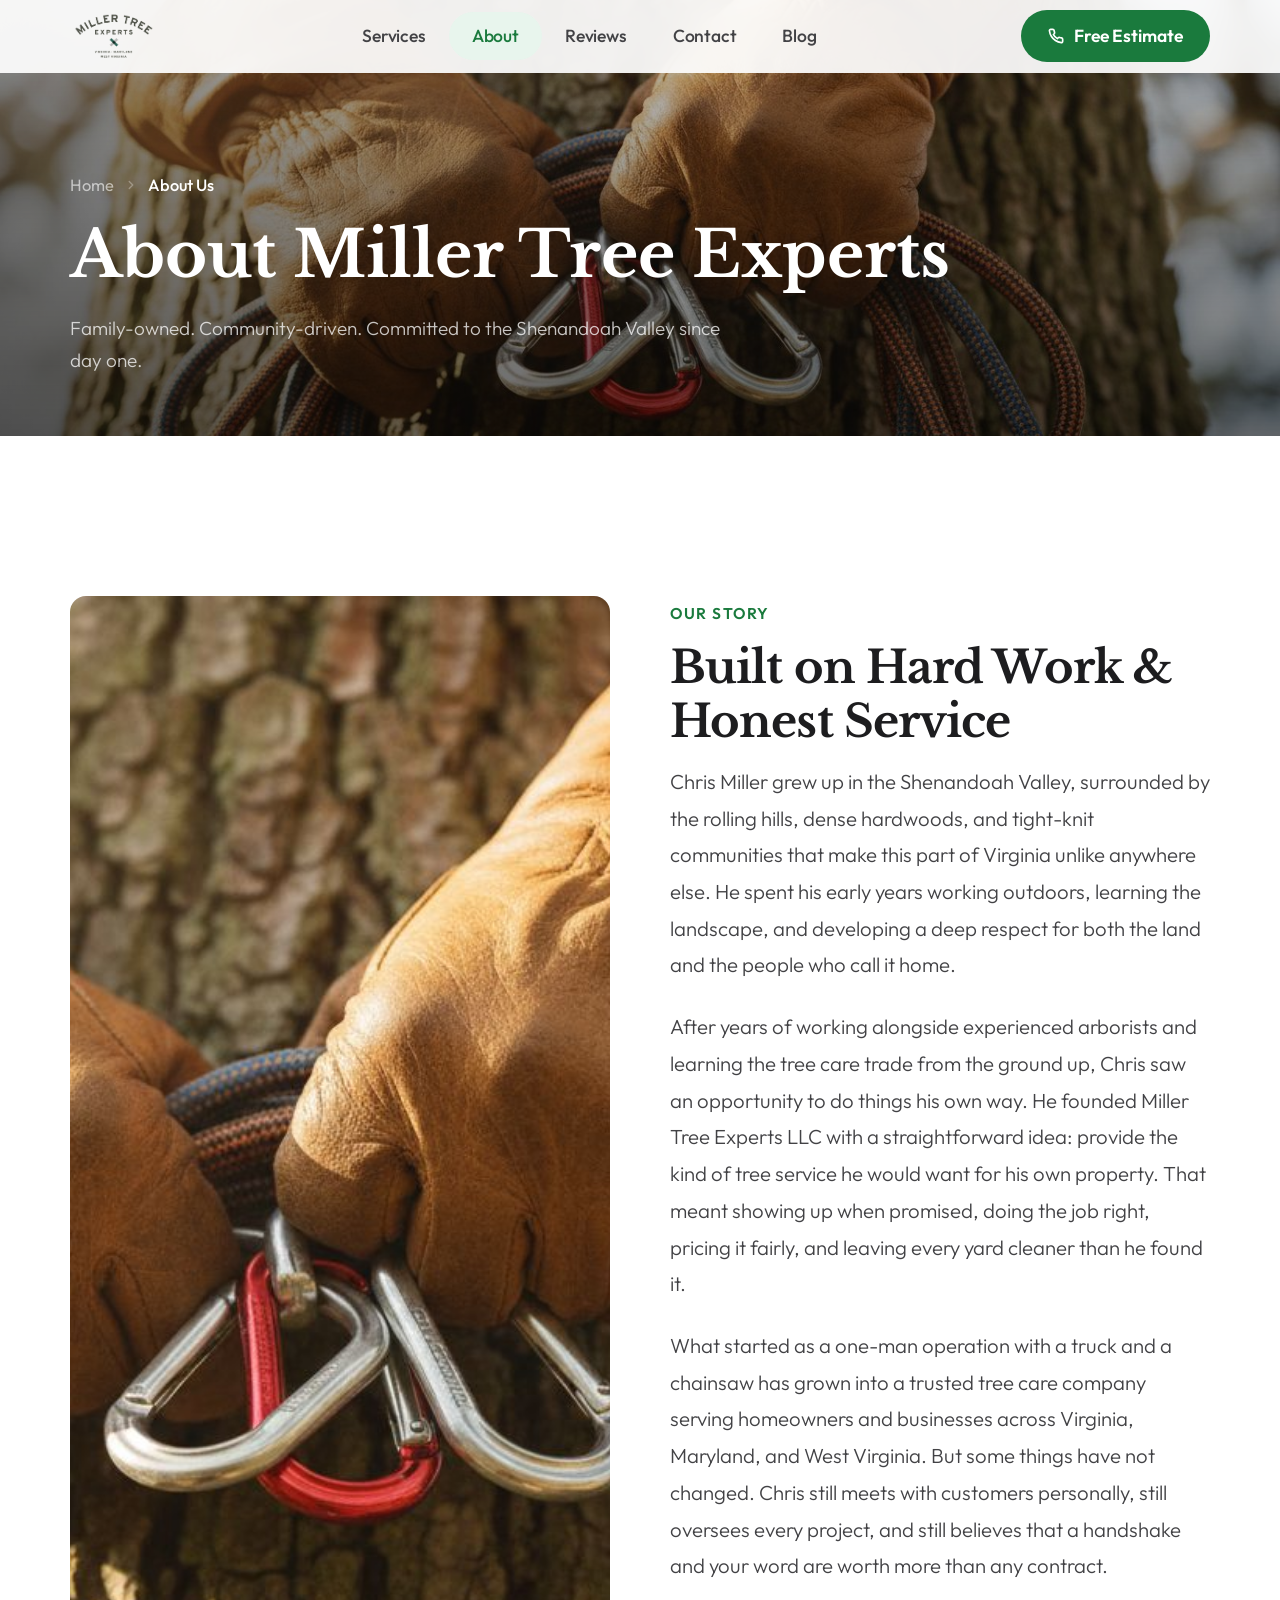
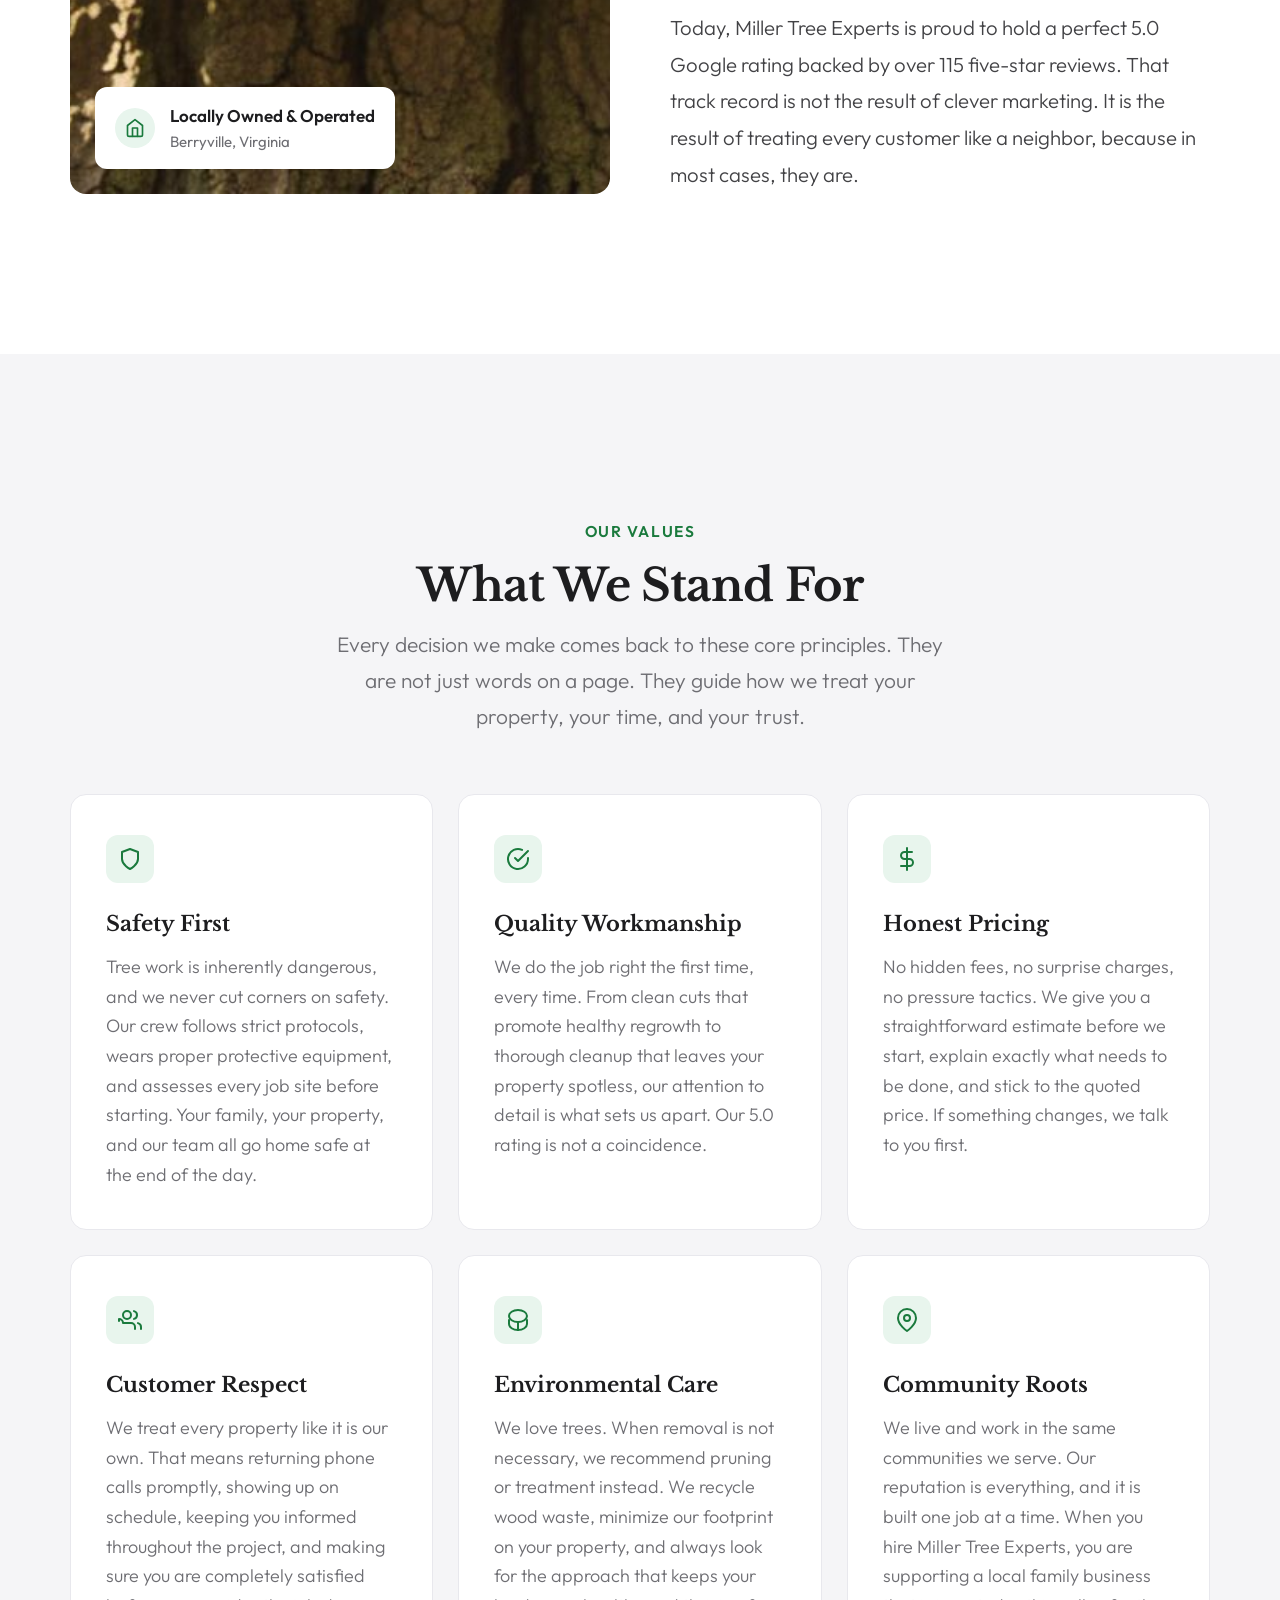
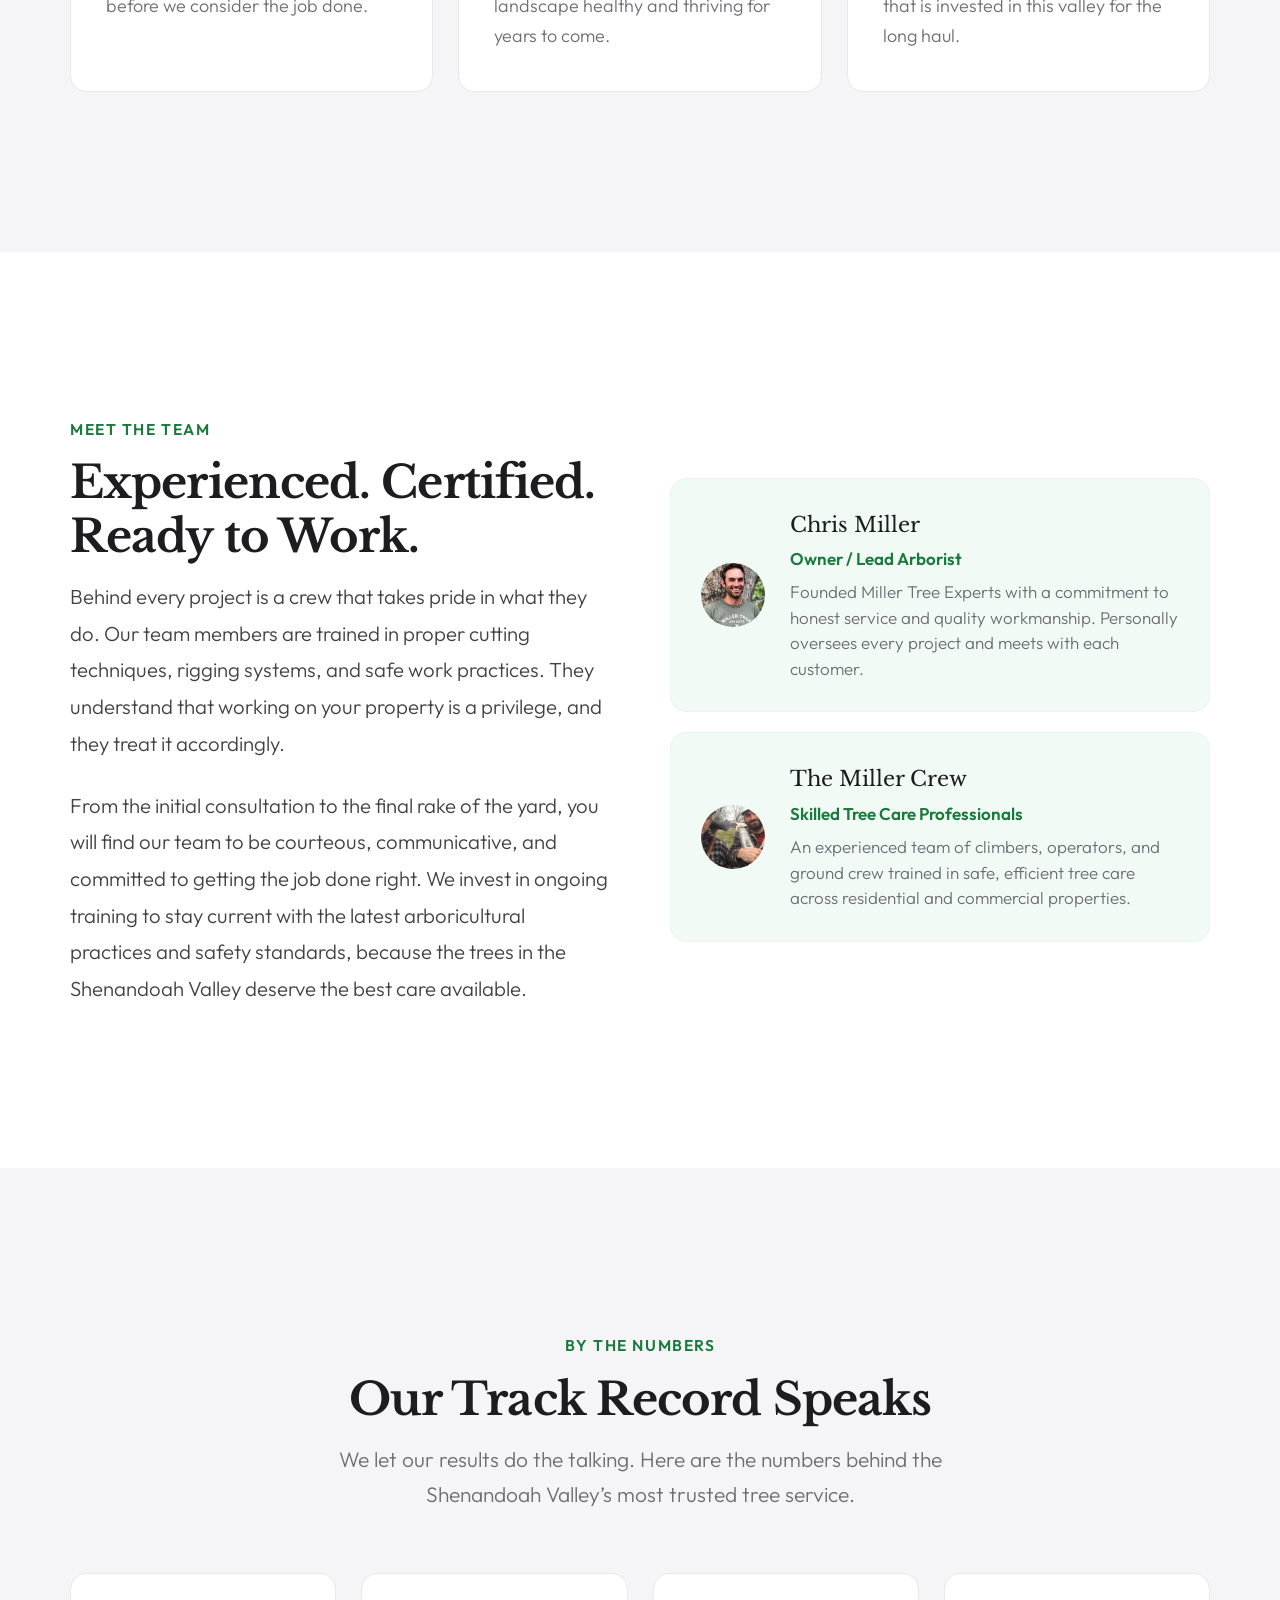
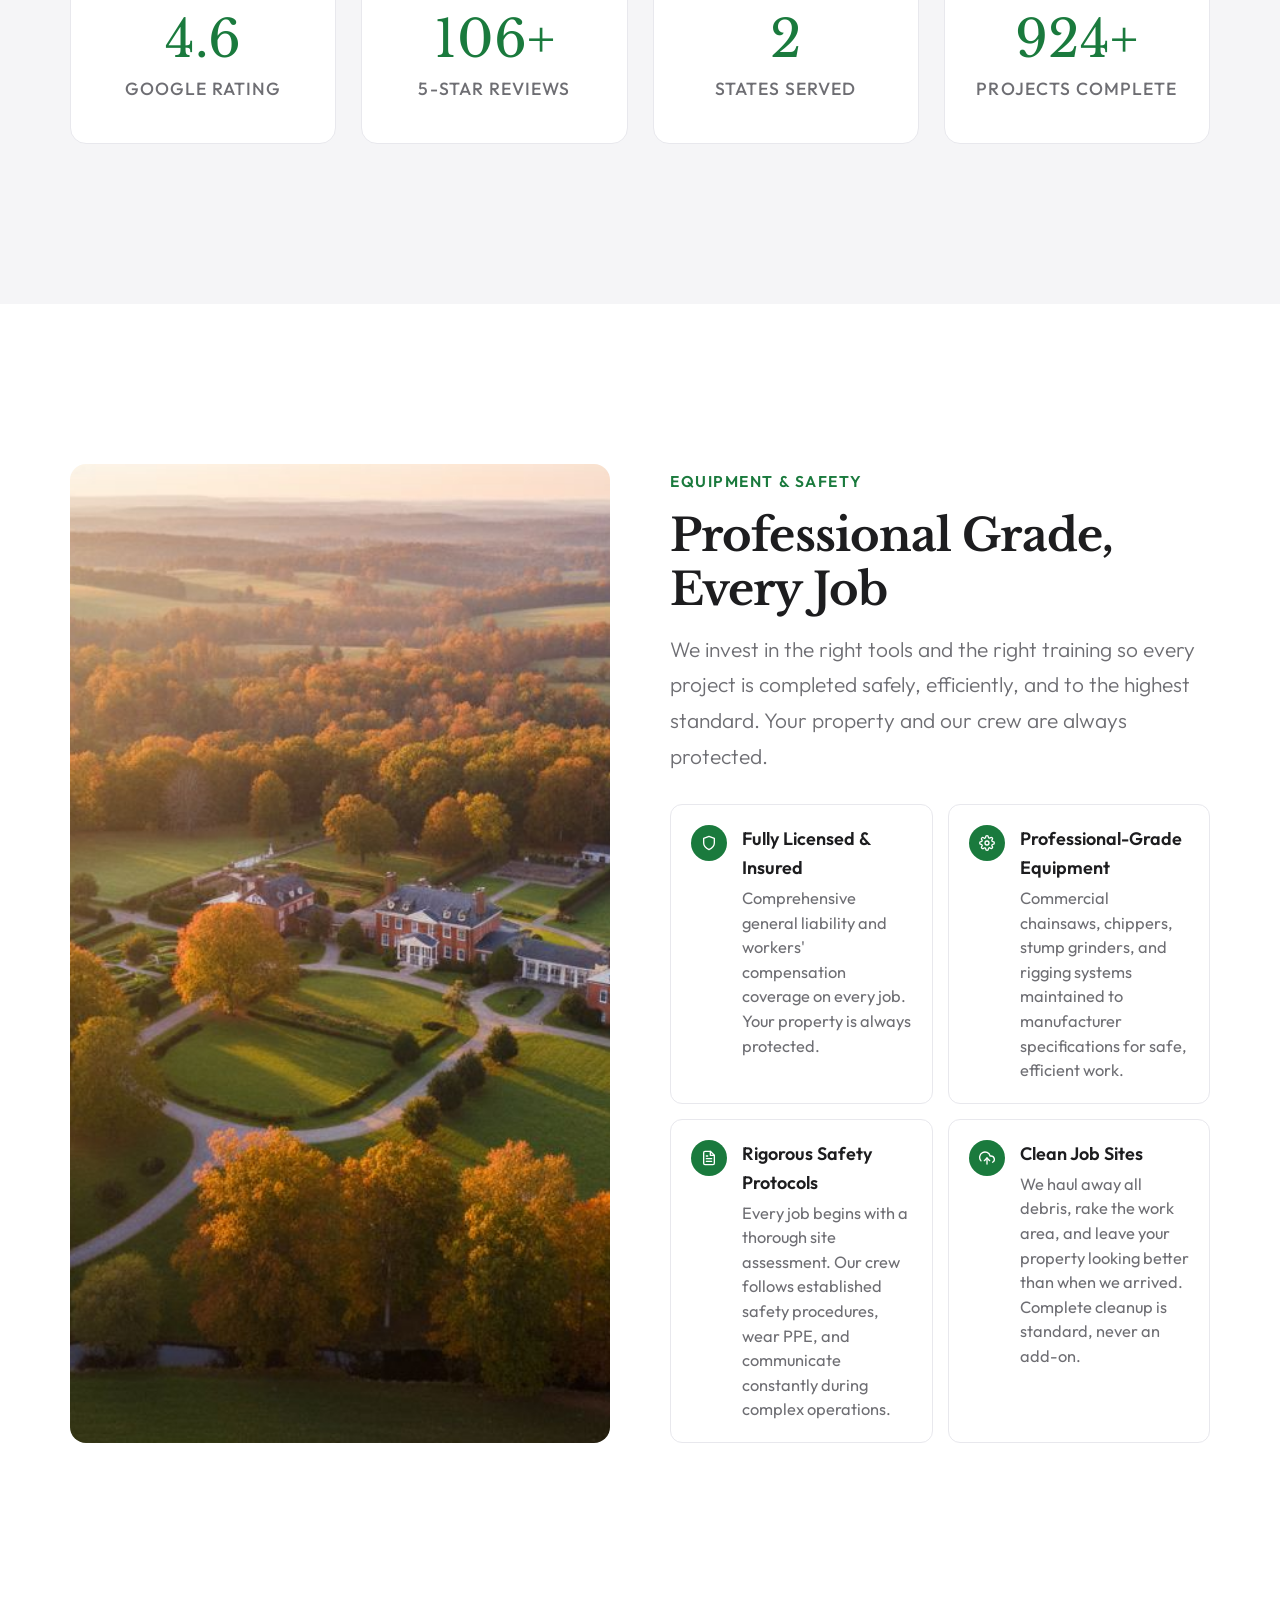
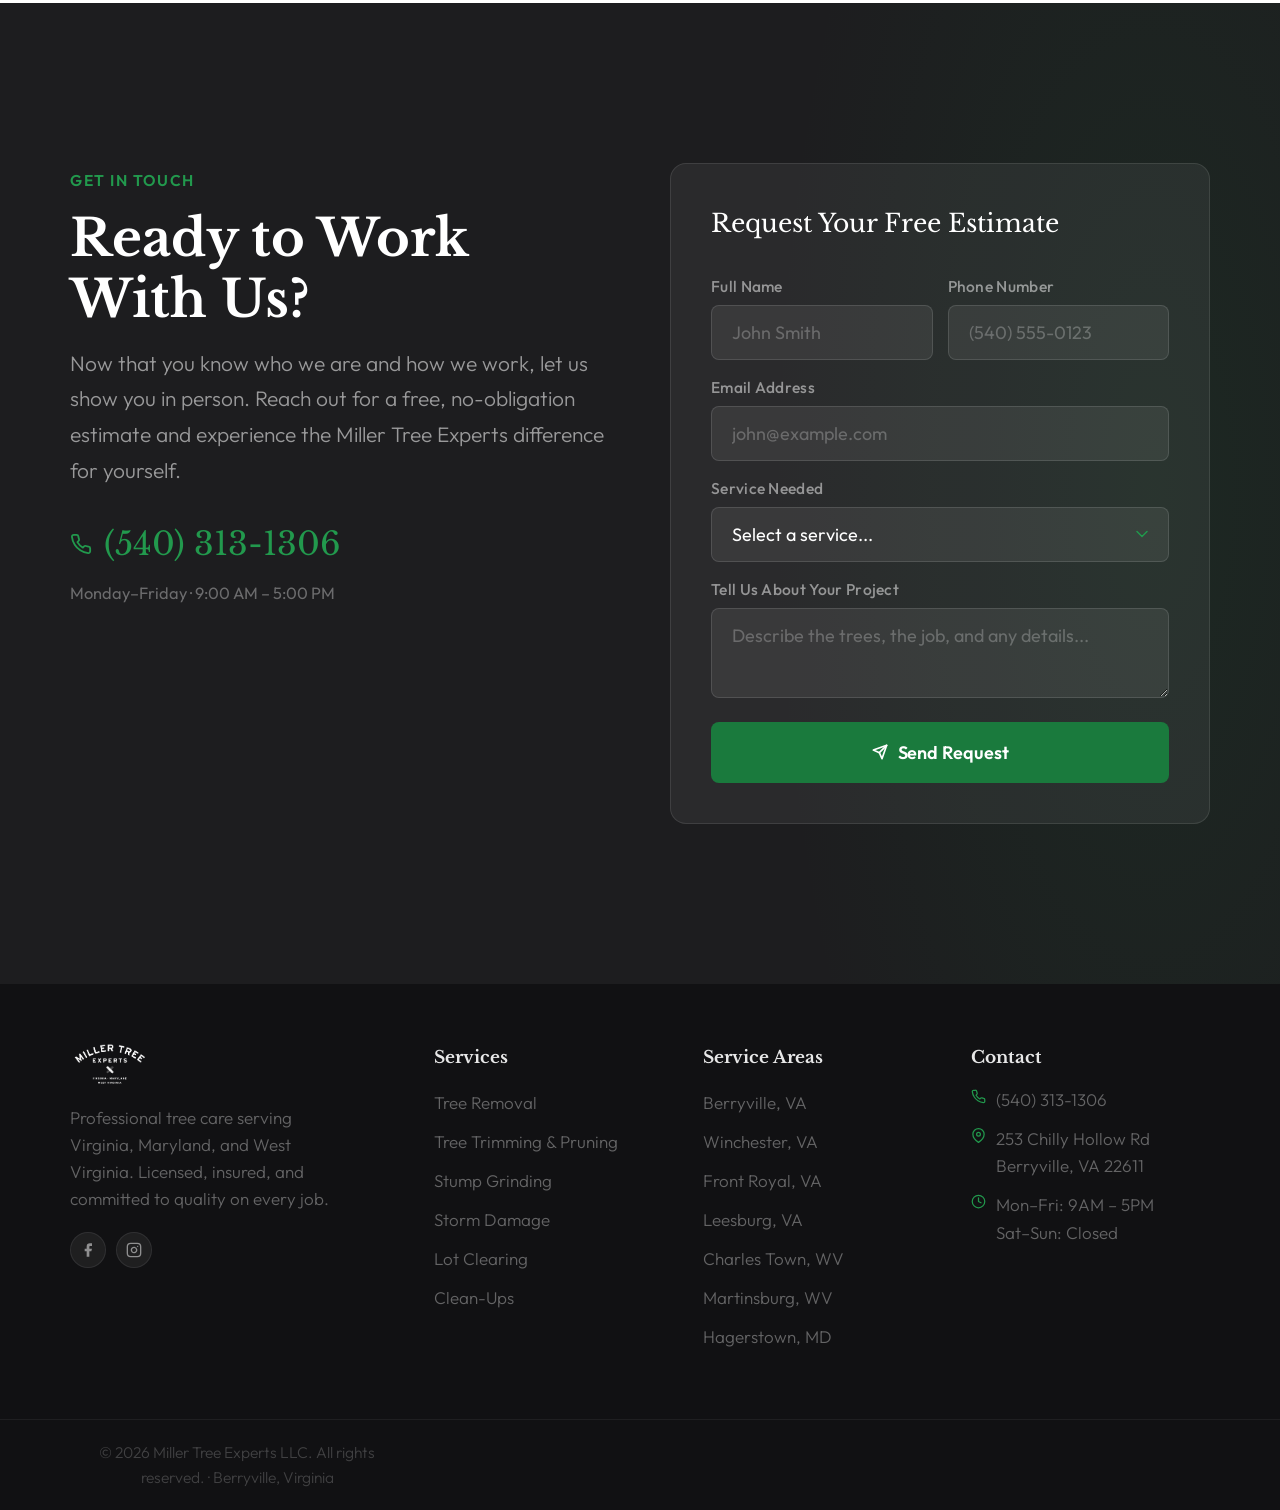
<file: prototype/about.html>
<!DOCTYPE html>
<html lang="en">
<head>
    <meta charset="UTF-8">
    <meta name="viewport" content="width=device-width, initial-scale=1.0">
    <title>About Miller Tree Experts | Berryville VA Tree Service | Our Story</title>
    <meta name="description" content="Learn about Miller Tree Experts LLC — a family-owned tree service in Berryville, VA. Owner Chris Miller and his experienced crew serve Virginia, Maryland &amp; West Virginia with honest, quality tree care. 5.0 Google rated.">
    <meta name="keywords" content="about miller tree experts, tree service berryville va, chris miller arborist, shenandoah valley tree service, local tree company, family owned tree service">
    <meta property="og:title" content="About Miller Tree Experts | Berryville VA Tree Service">
    <meta property="og:description" content="Family-owned tree care serving Virginia, Maryland &amp; West Virginia. Meet the team behind the Shenandoah Valley's most trusted tree service.">
    <meta property="og:type" content="website">
    <meta property="og:url" content="https://millertreeexperts.com/about">
    <meta property="og:image" content="https://millertreeexperts.com/og-image.jpg">
    <meta name="twitter:card" content="summary_large_image">
    <link rel="canonical" href="https://millertreeexperts.com/about">

    <link rel="preconnect" href="https://fonts.googleapis.com">
    <link rel="preconnect" href="https://fonts.gstatic.com" crossorigin>
    <link href="https://fonts.googleapis.com/css2?family=Libre+Baskerville:ital,wght@0,400;0,700;1,400&family=Outfit:wght@300;400;500;600;700&display=swap" rel="stylesheet">

    <script type="application/ld+json">
    [
        {
            "@context": "https://schema.org",
            "@type": "LocalBusiness",
            "name": "Miller Tree Experts LLC",
            "image": "https://millertreeexperts.com/logo.png",
            "description": "Family-owned tree-care company specializing in tree removal, pruning, stump grinding and clean-ups serving Virginia, Maryland, and West Virginia.",
            "@id": "https://millertreeexperts.com",
            "url": "https://millertreeexperts.com",
            "telephone": "(540) 313-1306",
            "address": {
                "@type": "PostalAddress",
                "streetAddress": "253 Chilly Hollow Rd",
                "addressLocality": "Berryville",
                "addressRegion": "VA",
                "postalCode": "22611",
                "addressCountry": "US"
            },
            "geo": {
                "@type": "GeoCoordinates",
                "latitude": 39.1518,
                "longitude": -77.9714
            },
            "openingHoursSpecification": [
                {
                    "@type": "OpeningHoursSpecification",
                    "dayOfWeek": ["Monday","Tuesday","Wednesday","Thursday","Friday"],
                    "opens": "09:00",
                    "closes": "17:00"
                }
            ],
            "aggregateRating": {
                "@type": "AggregateRating",
                "ratingValue": "5.0",
                "reviewCount": "115",
                "bestRating": "5"
            },
            "areaServed": [
                {"@type": "State", "name": "Virginia"},
                {"@type": "State", "name": "Maryland"},
                {"@type": "State", "name": "West Virginia"}
            ],
            "founder": {
                "@type": "Person",
                "name": "Chris Miller",
                "jobTitle": "Owner / Lead Arborist"
            },
            "sameAs": [
                "https://www.facebook.com/millertreeexpert/",
                "https://www.instagram.com/millertreeexperts/"
            ]
        },
        {
            "@context": "https://schema.org",
            "@type": "AboutPage",
            "name": "About Miller Tree Experts",
            "description": "Learn about Miller Tree Experts LLC, a family-owned tree service based in Berryville, Virginia, serving communities across Virginia, Maryland, and West Virginia.",
            "url": "https://millertreeexperts.com/about",
            "mainEntity": {
                "@type": "LocalBusiness",
                "@id": "https://millertreeexperts.com"
            }
        }
    ]
    </script>

    <link rel="stylesheet" href="css/global.css">

    <!-- Page CSS -->
    <link rel="stylesheet" href="css/pages/about.css">
</head>

<body>

    <!-- NAV -->
    <header class="nav" role="banner">
        <div class="container">
            <a href="index-v2.html" class="nav__logo" aria-label="Miller Tree Experts - Home">
                <img src="images/miller-tree-logo.png" alt="Miller Tree Experts LLC logo" width="140" height="44">
            </a>
            <nav class="nav__links" aria-label="Main navigation">
                <a href="services.html">Services</a>
                <a href="about.html" class="active">About</a>
                <a href="reviews.html">Reviews</a>
                <a href="contact.html">Contact</a>
                <a href="blog.html">Blog</a>
            </nav>
            <div class="nav__cta">
                <a href="contact.html">
                    <svg viewBox="0 0 24 24" fill="none" stroke="currentColor" stroke-width="2.5" stroke-linecap="round" stroke-linejoin="round"><path d="M22 16.92v3a2 2 0 01-2.18 2 19.79 19.79 0 01-8.63-3.07 19.5 19.5 0 01-6-6 19.79 19.79 0 01-3.07-8.67A2 2 0 014.11 2h3a2 2 0 012 1.72c.127.96.361 1.903.7 2.81a2 2 0 01-.45 2.11L8.09 9.91a16 16 0 006 6l1.27-1.27a2 2 0 012.11-.45c.907.339 1.85.573 2.81.7A2 2 0 0122 16.92z"/></svg>
                    Free Estimate
                </a>
            </div>
            <button class="nav__toggle" aria-label="Toggle menu" aria-expanded="false">
                <span></span>
            </button>
        </div>
        <nav class="nav__mobile" aria-label="Mobile navigation">
            <div class="nav__mobile-inner">
                <a href="services.html">Services</a>
                <a href="about.html">About</a>
                <a href="reviews.html">Reviews</a>
                <a href="contact.html">Contact</a>
                <a href="blog.html">Blog</a>
                <a href="tel:5403131306" class="nav__mobile-phone">
                    <svg viewBox="0 0 24 24" fill="none" stroke="currentColor" stroke-width="2.5" stroke-linecap="round" stroke-linejoin="round" width="16" height="16"><path d="M22 16.92v3a2 2 0 01-2.18 2 19.79 19.79 0 01-8.63-3.07 19.5 19.5 0 01-6-6 19.79 19.79 0 01-3.07-8.67A2 2 0 014.11 2h3a2 2 0 012 1.72c.127.96.361 1.903.7 2.81a2 2 0 01-.45 2.11L8.09 9.91a16 16 0 006 6l1.27-1.27a2 2 0 012.11-.45c.907.339 1.85.573 2.81.7A2 2 0 0122 16.92z"/></svg>
                    (540) 313-1306
                </a>
            </div>
        </nav>
    </header>

    <main>

        <!-- PAGE HERO -->
        <section class="page-hero" aria-labelledby="page-hero-title">
            <div class="page-hero__image" role="presentation">
                <img src="images/generated/about-bg.jpg" alt="" aria-hidden="true">
            </div>
            <div class="page-hero__content">
                <div class="container">
                    <nav class="page-hero__breadcrumb" aria-label="Breadcrumb">
                        <a href="index-v2.html">Home</a>
                        <svg viewBox="0 0 24 24" fill="none" stroke="currentColor" stroke-width="2.5" stroke-linecap="round" stroke-linejoin="round"><polyline points="9 18 15 12 9 6"/></svg>
                        <span>About Us</span>
                    </nav>
                    <h1 id="page-hero-title" class="page-hero__title">About Miller Tree Experts</h1>
                    <p class="page-hero__subtitle">Family-owned. Community-driven. Committed to the Shenandoah Valley since day one.</p>
                </div>
            </div>
        </section>

        <!-- OUR STORY -->
        <section class="section section--lg" aria-labelledby="story-title">
            <div class="container">
                <div class="story__grid">
                    <div class="story__image reveal">
                        <img src="images/generated/about-bg.jpg" alt="Miller Tree Experts crew working on a tree care project in the Shenandoah Valley" loading="lazy">
                        <div class="story__image-badge">
                            <div class="story__image-badge-icon">
                                <svg viewBox="0 0 24 24" fill="none" stroke="currentColor" stroke-width="2" stroke-linecap="round" stroke-linejoin="round"><path d="M3 9l9-7 9 7v11a2 2 0 01-2 2H5a2 2 0 01-2-2z"/><polyline points="9 22 9 12 15 12 15 22"/></svg>
                            </div>
                            <div>
                                <div class="story__image-badge-text">Locally Owned &amp; Operated</div>
                                <div class="story__image-badge-sub">Berryville, Virginia</div>
                            </div>
                        </div>
                    </div>

                    <div class="reveal">
                        <div class="section__eyebrow">Our Story</div>
                        <h2 id="story-title" class="section__title">Built on Hard Work &amp; Honest Service</h2>
                        <div class="story__text">
                            <p>Chris Miller grew up in the Shenandoah Valley, surrounded by the rolling hills, dense hardwoods, and tight-knit communities that make this part of Virginia unlike anywhere else. He spent his early years working outdoors, learning the landscape, and developing a deep respect for both the land and the people who call it home.</p>
                            <p>After years of working alongside experienced arborists and learning the tree care trade from the ground up, Chris saw an opportunity to do things his own way. He founded Miller Tree Experts LLC with a straightforward idea: provide the kind of tree service he would want for his own property. That meant showing up when promised, doing the job right, pricing it fairly, and leaving every yard cleaner than he found it.</p>
                            <p>What started as a one-man operation with a truck and a chainsaw has grown into a trusted tree care company serving homeowners and businesses across Virginia, Maryland, and West Virginia. But some things have not changed. Chris still meets with customers personally, still oversees every project, and still believes that a handshake and your word are worth more than any contract.</p>
                            <p>Today, Miller Tree Experts is proud to hold a perfect 5.0 Google rating backed by over 115 five-star reviews. That track record is not the result of clever marketing. It is the result of treating every customer like a neighbor, because in most cases, they are.</p>
                        </div>
                    </div>
                </div>
            </div>
        </section>

        <!-- VALUES -->
        <section class="section section--lg section--gray" aria-labelledby="values-title">
            <div class="container">
                <div class="section__header reveal">
                    <div class="section__eyebrow">Our Values</div>
                    <h2 id="values-title" class="section__title">What We Stand For</h2>
                    <p class="section__desc">Every decision we make comes back to these core principles. They are not just words on a page. They guide how we treat your property, your time, and your trust.</p>
                </div>

                <div class="values__grid">
                    <article class="value-card reveal reveal-d1">
                        <div class="value-card__icon">
                            <svg viewBox="0 0 24 24" fill="none" stroke="currentColor" stroke-width="2" stroke-linecap="round" stroke-linejoin="round"><path d="M12 22s8-4 8-10V5l-8-3-8 3v7c0 6 8 10 8 10z"/></svg>
                        </div>
                        <h3 class="value-card__title">Safety First</h3>
                        <p class="value-card__desc">Tree work is inherently dangerous, and we never cut corners on safety. Our crew follows strict protocols, wears proper protective equipment, and assesses every job site before starting. Your family, your property, and our team all go home safe at the end of the day.</p>
                    </article>

                    <article class="value-card reveal reveal-d2">
                        <div class="value-card__icon">
                            <svg viewBox="0 0 24 24" fill="none" stroke="currentColor" stroke-width="2" stroke-linecap="round" stroke-linejoin="round"><path d="M22 11.08V12a10 10 0 11-5.93-9.14"/><polyline points="22 4 12 14.01 9 11.01"/></svg>
                        </div>
                        <h3 class="value-card__title">Quality Workmanship</h3>
                        <p class="value-card__desc">We do the job right the first time, every time. From clean cuts that promote healthy regrowth to thorough cleanup that leaves your property spotless, our attention to detail is what sets us apart. Our 5.0 rating is not a coincidence.</p>
                    </article>

                    <article class="value-card reveal reveal-d3">
                        <div class="value-card__icon">
                            <svg viewBox="0 0 24 24" fill="none" stroke="currentColor" stroke-width="2" stroke-linecap="round" stroke-linejoin="round"><line x1="12" y1="1" x2="12" y2="23"/><path d="M17 5H9.5a3.5 3.5 0 000 7h5a3.5 3.5 0 010 7H6"/></svg>
                        </div>
                        <h3 class="value-card__title">Honest Pricing</h3>
                        <p class="value-card__desc">No hidden fees, no surprise charges, no pressure tactics. We give you a straightforward estimate before we start, explain exactly what needs to be done, and stick to the quoted price. If something changes, we talk to you first.</p>
                    </article>

                    <article class="value-card reveal reveal-d4">
                        <div class="value-card__icon">
                            <svg viewBox="0 0 24 24" fill="none" stroke="currentColor" stroke-width="2" stroke-linecap="round" stroke-linejoin="round"><path d="M17 21v-2a4 4 0 00-4-4H5a4 4 0 00-4-4v2"/><circle cx="9" cy="7" r="4"/><path d="M23 21v-2a4 4 0 00-3-3.87"/><path d="M16 3.13a4 4 0 010 7.75"/></svg>
                        </div>
                        <h3 class="value-card__title">Customer Respect</h3>
                        <p class="value-card__desc">We treat every property like it is our own. That means returning phone calls promptly, showing up on schedule, keeping you informed throughout the project, and making sure you are completely satisfied before we consider the job done.</p>
                    </article>

                    <article class="value-card reveal reveal-d5">
                        <div class="value-card__icon">
                            <svg viewBox="0 0 24 24" fill="none" stroke="currentColor" stroke-width="2" stroke-linecap="round" stroke-linejoin="round"><path d="M12 22c-4.97 0-9-2.686-9-6v-4"/><path d="M12 22c4.97 0 9-2.686 9-6v-4"/><path d="M12 14c-4.97 0-9-2.686-9-6S7.03 2 12 2s9 2.686 9 6-4.03 6-9 6z"/><path d="M12 14v8"/></svg>
                        </div>
                        <h3 class="value-card__title">Environmental Care</h3>
                        <p class="value-card__desc">We love trees. When removal is not necessary, we recommend pruning or treatment instead. We recycle wood waste, minimize our footprint on your property, and always look for the approach that keeps your landscape healthy and thriving for years to come.</p>
                    </article>

                    <article class="value-card reveal reveal-d6">
                        <div class="value-card__icon">
                            <svg viewBox="0 0 24 24" fill="none" stroke="currentColor" stroke-width="2" stroke-linecap="round" stroke-linejoin="round"><path d="M21 10c0 7-9 13-9 13s-9-6-9-13a9 9 0 0118 0z"/><circle cx="12" cy="10" r="3"/></svg>
                        </div>
                        <h3 class="value-card__title">Community Roots</h3>
                        <p class="value-card__desc">We live and work in the same communities we serve. Our reputation is everything, and it is built one job at a time. When you hire Miller Tree Experts, you are supporting a local family business that is invested in this valley for the long haul.</p>
                    </article>
                </div>
            </div>
        </section>

        <!-- MEET THE TEAM -->
        <section class="section section--lg" aria-labelledby="team-title">
            <div class="container">
                <div class="team__grid">
                    <div class="reveal">
                        <div class="section__eyebrow">Meet the Team</div>
                        <h2 id="team-title" class="section__title">Experienced. Certified. Ready to Work.</h2>
                        <div class="team__content">
                            <p>Behind every project is a crew that takes pride in what they do. Our team members are trained in proper cutting techniques, rigging systems, and safe work practices. They understand that working on your property is a privilege, and they treat it accordingly.</p>
                            <p>From the initial consultation to the final rake of the yard, you will find our team to be courteous, communicative, and committed to getting the job done right. We invest in ongoing training to stay current with the latest arboricultural practices and safety standards, because the trees in the Shenandoah Valley deserve the best care available.</p>
                        </div>
                    </div>

                    <div class="team__members reveal">
                        <div class="team-card reveal reveal-d1">
                            <div class="team-card__avatar">
                                <img src="images/fb-profile-1.jpg" alt="Chris Miller, Owner of Miller Tree Experts">
                            </div>
                            <div>
                                <div class="team-card__name">Chris Miller</div>
                                <div class="team-card__role">Owner / Lead Arborist</div>
                                <div class="team-card__desc">Founded Miller Tree Experts with a commitment to honest service and quality workmanship. Personally oversees every project and meets with each customer.</div>
                            </div>
                        </div>
                        <div class="team-card reveal reveal-d2">
                            <div class="team-card__avatar">
                                <img src="images/yelp-tree-service-4.jpg" alt="The Miller Tree Experts crew">
                            </div>
                            <div>
                                <div class="team-card__name">The Miller Crew</div>
                                <div class="team-card__role">Skilled Tree Care Professionals</div>
                                <div class="team-card__desc">An experienced team of climbers, operators, and ground crew trained in safe, efficient tree care across residential and commercial properties.</div>
                            </div>
                        </div>
                    </div>
                </div>
            </div>
        </section>

        <!-- STATS -->
        <section class="section section--lg section--gray" aria-labelledby="stats-title">
            <div class="container">
                <div class="section__header reveal">
                    <div class="section__eyebrow">By The Numbers</div>
                    <h2 id="stats-title" class="section__title">Our Track Record Speaks</h2>
                    <p class="section__desc">We let our results do the talking. Here are the numbers behind the Shenandoah Valley&rsquo;s most trusted tree service.</p>
                </div>

                <div class="stats-big reveal">
                    <div class="stat-big reveal reveal-d1">
                        <div class="stat-big__number" data-count="5.0" data-decimals="1">0</div>
                        <div class="stat-big__label">Google Rating</div>
                    </div>
                    <div class="stat-big reveal reveal-d2">
                        <div class="stat-big__number" data-count="115" data-suffix="+">0</div>
                        <div class="stat-big__label">5-Star Reviews</div>
                    </div>
                    <div class="stat-big reveal reveal-d3">
                        <div class="stat-big__number" data-count="3">0</div>
                        <div class="stat-big__label">States Served</div>
                    </div>
                    <div class="stat-big reveal reveal-d4">
                        <div class="stat-big__number" data-count="1000" data-suffix="+">0</div>
                        <div class="stat-big__label">Projects Complete</div>
                    </div>
                </div>
            </div>
        </section>

        <!-- EQUIPMENT & SAFETY -->
        <section class="section section--lg" aria-labelledby="equipment-title">
            <div class="container">
                <div class="equipment__grid">
                    <div class="equipment__image reveal">
                        <img src="images/generated/property-trees.jpg" alt="Miller Tree Experts professional equipment at a residential job site" loading="lazy">
                    </div>

                    <div class="reveal">
                        <div class="section__eyebrow">Equipment &amp; Safety</div>
                        <h2 id="equipment-title" class="section__title">Professional Grade, Every Job</h2>
                        <p class="section__desc">We invest in the right tools and the right training so every project is completed safely, efficiently, and to the highest standard. Your property and our crew are always protected.</p>

                        <div class="equipment__features">
                            <div class="equipment__feat reveal reveal-d1">
                                <div class="equipment__feat-icon">
                                    <svg viewBox="0 0 24 24" fill="none" stroke="currentColor" stroke-width="2" stroke-linecap="round" stroke-linejoin="round"><path d="M12 22s8-4 8-10V5l-8-3-8 3v7c0 6 8 10 8 10z"/></svg>
                                </div>
                                <div>
                                    <div class="equipment__feat-title">Fully Licensed &amp; Insured</div>
                                    <div class="equipment__feat-desc">Comprehensive general liability and workers' compensation coverage on every job. Your property is always protected.</div>
                                </div>
                            </div>
                            <div class="equipment__feat reveal reveal-d2">
                                <div class="equipment__feat-icon">
                                    <svg viewBox="0 0 24 24" fill="none" stroke="currentColor" stroke-width="2" stroke-linecap="round" stroke-linejoin="round"><circle cx="12" cy="12" r="3"/><path d="M19.4 15a1.65 1.65 0 00.33 1.82l.06.06a2 2 0 010 2.83 2 2 0 01-2.83 0l-.06-.06a1.65 1.65 0 00-1.82-.33 1.65 1.65 0 00-1 1.51V21a2 2 0 01-4 0v-.09A1.65 1.65 0 009 19.4a1.65 1.65 0 00-1.82.33l-.06.06a2 2 0 01-2.83-2.83l.06-.06A1.65 1.65 0 004.68 15a1.65 1.65 0 00-1.51-1H3a2 2 0 010-4h.09A1.65 1.65 0 004.6 9a1.65 1.65 0 00-.33-1.82l-.06-.06a2 2 0 012.83-2.83l.06.06A1.65 1.65 0 009 4.68a1.65 1.65 0 001-1.51V3a2 2 0 014 0v.09a1.65 1.65 0 001 1.51 1.65 1.65 0 001.82-.33l.06-.06a2 2 0 012.83 2.83l-.06.06A1.65 1.65 0 0019.4 9a1.65 1.65 0 001.51 1H21a2 2 0 010 4h-.09a1.65 1.65 0 00-1.51 1z"/></svg>
                                </div>
                                <div>
                                    <div class="equipment__feat-title">Professional-Grade Equipment</div>
                                    <div class="equipment__feat-desc">Commercial chainsaws, chippers, stump grinders, and rigging systems maintained to manufacturer specifications for safe, efficient work.</div>
                                </div>
                            </div>
                            <div class="equipment__feat reveal reveal-d3">
                                <div class="equipment__feat-icon">
                                    <svg viewBox="0 0 24 24" fill="none" stroke="currentColor" stroke-width="2" stroke-linecap="round" stroke-linejoin="round"><path d="M14 2H6a2 2 0 00-2 2v16a2 2 0 002 2h12a2 2 0 002-2V8z"/><polyline points="14 2 14 8 20 8"/><line x1="16" y1="13" x2="8" y2="13"/><line x1="16" y1="17" x2="8" y2="17"/><polyline points="10 9 9 9 8 9"/></svg>
                                </div>
                                <div>
                                    <div class="equipment__feat-title">Rigorous Safety Protocols</div>
                                    <div class="equipment__feat-desc">Every job begins with a thorough site assessment. Our crew follows established safety procedures, wear PPE, and communicate constantly during complex operations.</div>
                                </div>
                            </div>
                            <div class="equipment__feat reveal reveal-d4">
                                <div class="equipment__feat-icon">
                                    <svg viewBox="0 0 24 24" fill="none" stroke="currentColor" stroke-width="2" stroke-linecap="round" stroke-linejoin="round"><polyline points="16 16 12 12 8 16"/><line x1="12" y1="12" x2="12" y2="21"/><path d="M20.39 18.39A5 5 0 0018 9h-1.26A8 8 0 103 16.3"/></svg>
                                </div>
                                <div>
                                    <div class="equipment__feat-title">Clean Job Sites</div>
                                    <div class="equipment__feat-desc">We haul away all debris, rake the work area, and leave your property looking better than when we arrived. Complete cleanup is standard, never an add-on.</div>
                                </div>
                            </div>
                        </div>
                    </div>
                </div>
            </div>
        </section>

        <!-- CTA -->
        <section class="cta" id="contact" aria-labelledby="cta-title">
            <div class="container">
                <div class="reveal">
                    <div class="section__eyebrow" style="color: var(--green-light);">Get In Touch</div>
                    <h2 id="cta-title" class="cta__title">Ready to Work With Us?</h2>
                    <p class="cta__text">Now that you know who we are and how we work, let us show you in person. Reach out for a free, no-obligation estimate and experience the Miller Tree Experts difference for yourself.</p>
                    <a href="tel:5403131306" class="cta__phone">
                        <svg viewBox="0 0 24 24" fill="none" stroke="currentColor" stroke-width="2" stroke-linecap="round" stroke-linejoin="round"><path d="M22 16.92v3a2 2 0 01-2.18 2 19.79 19.79 0 01-8.63-3.07 19.5 19.5 0 01-6-6 19.79 19.79 0 01-3.07-8.67A2 2 0 014.11 2h3a2 2 0 012 1.72c.127.96.361 1.903.7 2.81a2 2 0 01-.45 2.11L8.09 9.91a16 16 0 006 6l1.27-1.27a2 2 0 012.11-.45c.907.339 1.85.573 2.81.7A2 2 0 0122 16.92z"/></svg>
                        (540) 313-1306
                    </a>
                    <div class="cta__hours">Monday&ndash;Friday &middot; 9:00 AM &ndash; 5:00 PM</div>
                </div>

                <div class="cta__form reveal">
                    <div class="cta__form-title">Request Your Free Estimate</div>
                    <form action="#" method="POST" aria-label="Free estimate request form">
                        <div class="form-row">
                            <div class="form-group">
                                <label for="name">Full Name</label>
                                <input type="text" id="name" name="name" placeholder="John Smith" required>
                            </div>
                            <div class="form-group">
                                <label for="phone">Phone Number</label>
                                <input type="tel" id="phone" name="phone" placeholder="(540) 555-0123" required>
                            </div>
                        </div>
                        <div class="form-group">
                            <label for="email">Email Address</label>
                            <input type="email" id="email" name="email" placeholder="john@example.com">
                        </div>
                        <div class="form-group">
                            <label for="service">Service Needed</label>
                            <select id="service" name="service" required>
                                <option value="" disabled selected>Select a service...</option>
                                <option value="tree-removal">Tree Removal</option>
                                <option value="tree-trimming">Tree Trimming &amp; Pruning</option>
                                <option value="stump-grinding">Stump Grinding</option>
                                <option value="storm-damage">Storm Damage &amp; Emergency</option>
                                <option value="lot-clearing">Lot Clearing</option>
                                <option value="clean-up">Clean-Up</option>
                                <option value="other">Other</option>
                            </select>
                        </div>
                        <div class="form-group">
                            <label for="message">Tell Us About Your Project</label>
                            <textarea id="message" name="message" placeholder="Describe the trees, the job, and any details..."></textarea>
                        </div>
                        <button type="submit" class="btn btn--primary">
                            <svg viewBox="0 0 24 24" fill="none" stroke="currentColor" stroke-width="2.5" stroke-linecap="round" stroke-linejoin="round"><line x1="22" y1="2" x2="11" y2="13"/><polygon points="22 2 15 22 11 13 2 9 22 2"/></svg>
                            Send Request
                        </button>
                    </form>
                </div>
            </div>
        </section>

    </main>

    <!-- FOOTER -->
    <footer class="footer" role="contentinfo">
        <div class="container">
            <div class="footer__brand">
                <img src="images/miller-tree-logo.png" alt="Miller Tree Experts LLC" width="140" height="44">
                <p class="footer__brand-text">Professional tree care serving Virginia, Maryland, and West Virginia. Licensed, insured, and committed to quality on every job.</p>
                <div class="footer__social">
                    <a href="https://www.facebook.com/millertreeexpert/" target="_blank" rel="noopener noreferrer" aria-label="Follow us on Facebook">
                        <svg viewBox="0 0 24 24" fill="currentColor"><path d="M18 2h-3a5 5 0 00-5 5v3H7v4h3v8h4v-8h3l1-4h-4V7a1 1 0 011-1h3z"/></svg>
                    </a>
                    <a href="https://www.instagram.com/millertreeexperts/" target="_blank" rel="noopener noreferrer" aria-label="Follow us on Instagram">
                        <svg viewBox="0 0 24 24" fill="none" stroke="currentColor" stroke-width="2" stroke-linecap="round" stroke-linejoin="round"><rect x="2" y="2" width="20" height="20" rx="5" ry="5"/><path d="M16 11.37A4 4 0 1112.63 8 4 4 0 0116 11.37z"/><line x1="17.5" y1="6.5" x2="17.51" y2="6.5"/></svg>
                    </a>
                </div>
            </div>

            <div class="footer__col">
                <h3 class="footer__col-title">Services</h3>
                <ul>
                    <li><a href="tree-removal.html">Tree Removal</a></li>
                    <li><a href="tree-trimming.html">Tree Trimming &amp; Pruning</a></li>
                    <li><a href="stump-grinding.html">Stump Grinding</a></li>
                    <li><a href="storm-damage.html">Storm Damage</a></li>
                    <li><a href="lot-clearing.html">Lot Clearing</a></li>
                    <li><a href="clean-ups.html">Clean-Ups</a></li>
                </ul>
            </div>

            <div class="footer__col">
                <h3 class="footer__col-title">Service Areas</h3>
                <ul>
                    <li><a href="index-v2.html#areas">Berryville, VA</a></li>
                    <li><a href="index-v2.html#areas">Winchester, VA</a></li>
                    <li><a href="index-v2.html#areas">Front Royal, VA</a></li>
                    <li><a href="index-v2.html#areas">Leesburg, VA</a></li>
                    <li><a href="index-v2.html#areas">Charles Town, WV</a></li>
                    <li><a href="index-v2.html#areas">Martinsburg, WV</a></li>
                    <li><a href="index-v2.html#areas">Hagerstown, MD</a></li>
                </ul>
            </div>

            <div class="footer__col">
                <h3 class="footer__col-title">Contact</h3>
                <div class="footer__contact-item">
                    <svg viewBox="0 0 24 24" fill="none" stroke="currentColor" stroke-width="2" stroke-linecap="round" stroke-linejoin="round"><path d="M22 16.92v3a2 2 0 01-2.18 2 19.79 19.79 0 01-8.63-3.07 19.5 19.5 0 01-6-6 19.79 19.79 0 01-3.07-8.67A2 2 0 014.11 2h3a2 2 0 012 1.72c.127.96.361 1.903.7 2.81a2 2 0 01-.45 2.11L8.09 9.91a16 16 0 006 6l1.27-1.27a2 2 0 012.11-.45c.907.339 1.85.573 2.81.7A2 2 0 0122 16.92z"/></svg>
                    <a href="tel:5403131306">(540) 313-1306</a>
                </div>
                <div class="footer__contact-item">
                    <svg viewBox="0 0 24 24" fill="none" stroke="currentColor" stroke-width="2" stroke-linecap="round" stroke-linejoin="round"><path d="M21 10c0 7-9 13-9 13s-9-6-9-13a9 9 0 0118 0z"/><circle cx="12" cy="10" r="3"/></svg>
                    <span>253 Chilly Hollow Rd<br>Berryville, VA 22611</span>
                </div>
                <div class="footer__contact-item">
                    <svg viewBox="0 0 24 24" fill="none" stroke="currentColor" stroke-width="2" stroke-linecap="round" stroke-linejoin="round"><circle cx="12" cy="12" r="10"/><polyline points="12 6 12 12 16 14"/></svg>
                    <span>Mon&ndash;Fri: 9AM &ndash; 5PM<br>Sat&ndash;Sun: Closed</span>
                </div>
            </div>
        </div>

        <div class="footer__bottom">
            <div class="container">
                &copy; 2026 Miller Tree Experts LLC. All rights reserved. &middot; Berryville, Virginia
            </div>
        </div>
    </footer>

    <script>
        // Scroll reveal
        const revealEls = document.querySelectorAll('.reveal');
        const observer = new IntersectionObserver((entries) => {
            entries.forEach(entry => {
                if (entry.isIntersecting) {
                    entry.target.classList.add('visible');
                    observer.unobserve(entry.target);
                }
            });
        }, { threshold: 0.08, rootMargin: '0px 0px -30px 0px' });
        revealEls.forEach(el => observer.observe(el));

        // Sticky nav
        const nav = document.querySelector('.nav');
        window.addEventListener('scroll', () => {
            nav.classList.toggle('scrolled', window.scrollY > 20);
        }, { passive: true });

        // Mobile nav
        const toggle = document.querySelector('.nav__toggle');
        const mobileNav = document.querySelector('.nav__mobile');
        toggle.addEventListener('click', () => {
            const isOpen = mobileNav.classList.toggle('open');
            toggle.classList.toggle('active');
            toggle.setAttribute('aria-expanded', isOpen);
        });
        mobileNav.querySelectorAll('a').forEach(link => {
            link.addEventListener('click', () => {
                mobileNav.classList.remove('open');
                toggle.classList.remove('active');
                toggle.setAttribute('aria-expanded', 'false');
            });
        });
        // Close mobile menu when clicking outside
        document.addEventListener('click', (e) => {
            if (!e.target.closest('.nav') && mobileNav.classList.contains('open')) {
                mobileNav.classList.remove('open');
                toggle.classList.remove('active');
                toggle.setAttribute('aria-expanded', 'false');
            }
        });

        // Count-up animation
        const countEls = document.querySelectorAll('[data-count]');
        const countObserver = new IntersectionObserver((entries) => {
            entries.forEach(entry => {
                if (entry.isIntersecting) {
                    const el = entry.target;
                    const target = parseFloat(el.dataset.count);
                    const decimals = parseInt(el.dataset.decimals) || 0;
                    const suffix = el.dataset.suffix || '';
                    const duration = 2000;
                    const start = performance.now();

                    function update(now) {
                        const elapsed = now - start;
                        const progress = Math.min(elapsed / duration, 1);
                        // Ease-out cubic
                        const eased = 1 - Math.pow(1 - progress, 3);
                        const current = eased * target;

                        if (decimals > 0) {
                            el.textContent = current.toFixed(decimals) + suffix;
                        } else {
                            el.textContent = Math.floor(current).toLocaleString() + suffix;
                        }

                        if (progress < 1) {
                            requestAnimationFrame(update);
                        }
                    }
                    requestAnimationFrame(update);
                    countObserver.unobserve(el);
                }
            });
        }, { threshold: 0.3 });
        countEls.forEach(el => countObserver.observe(el));
    </script>

</body>
</html>
</file>
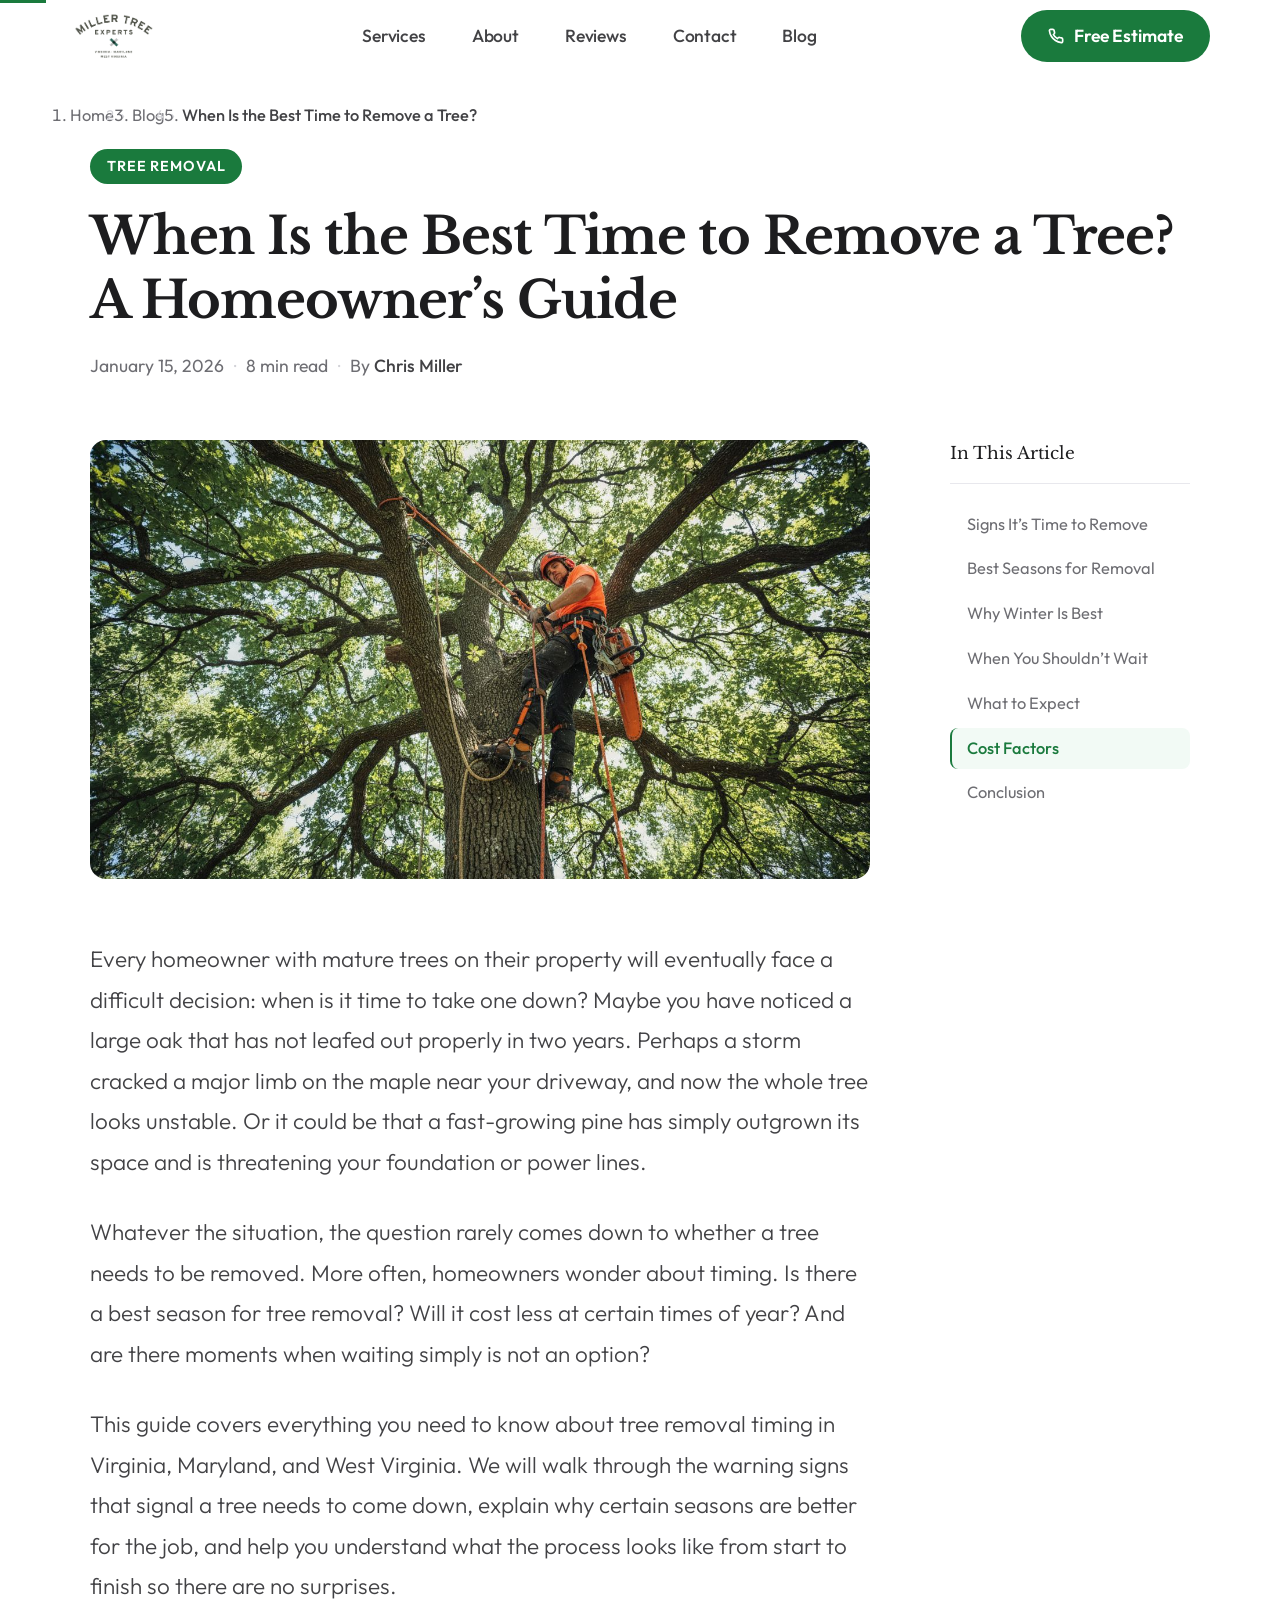
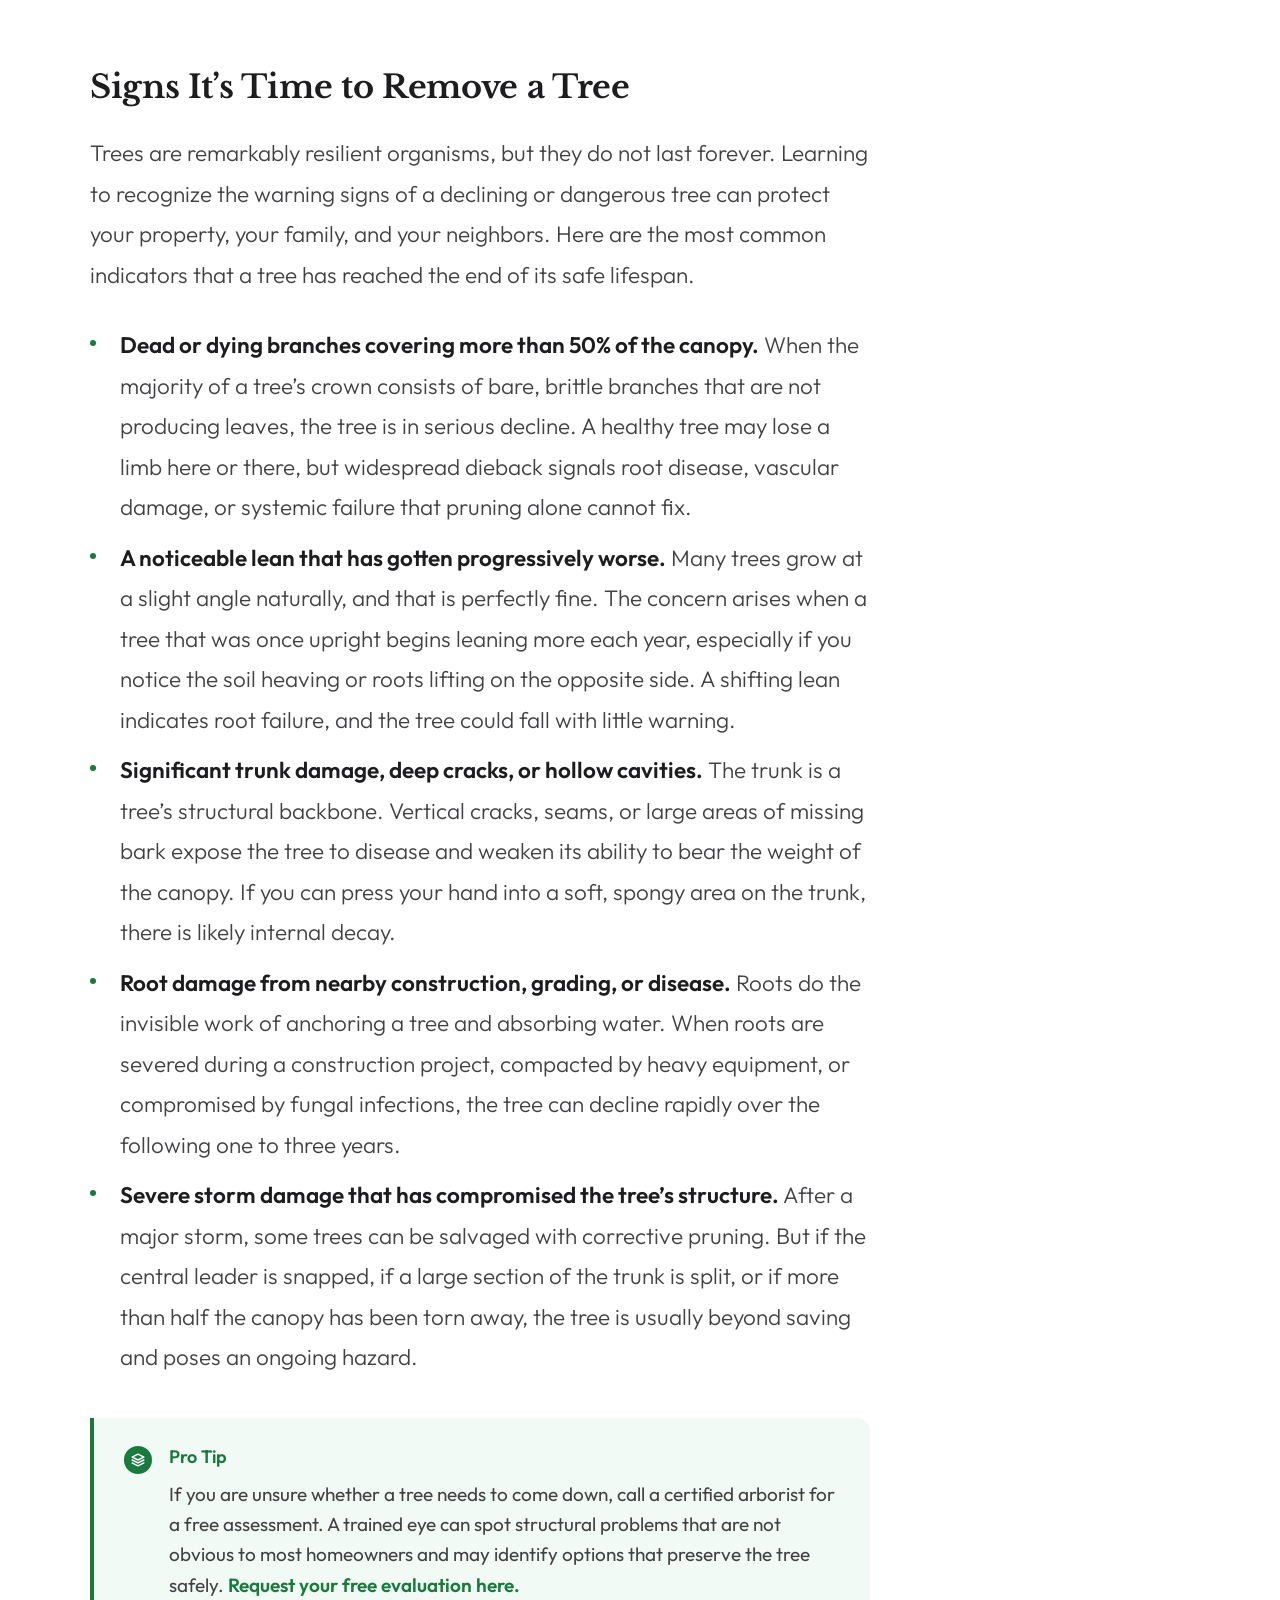
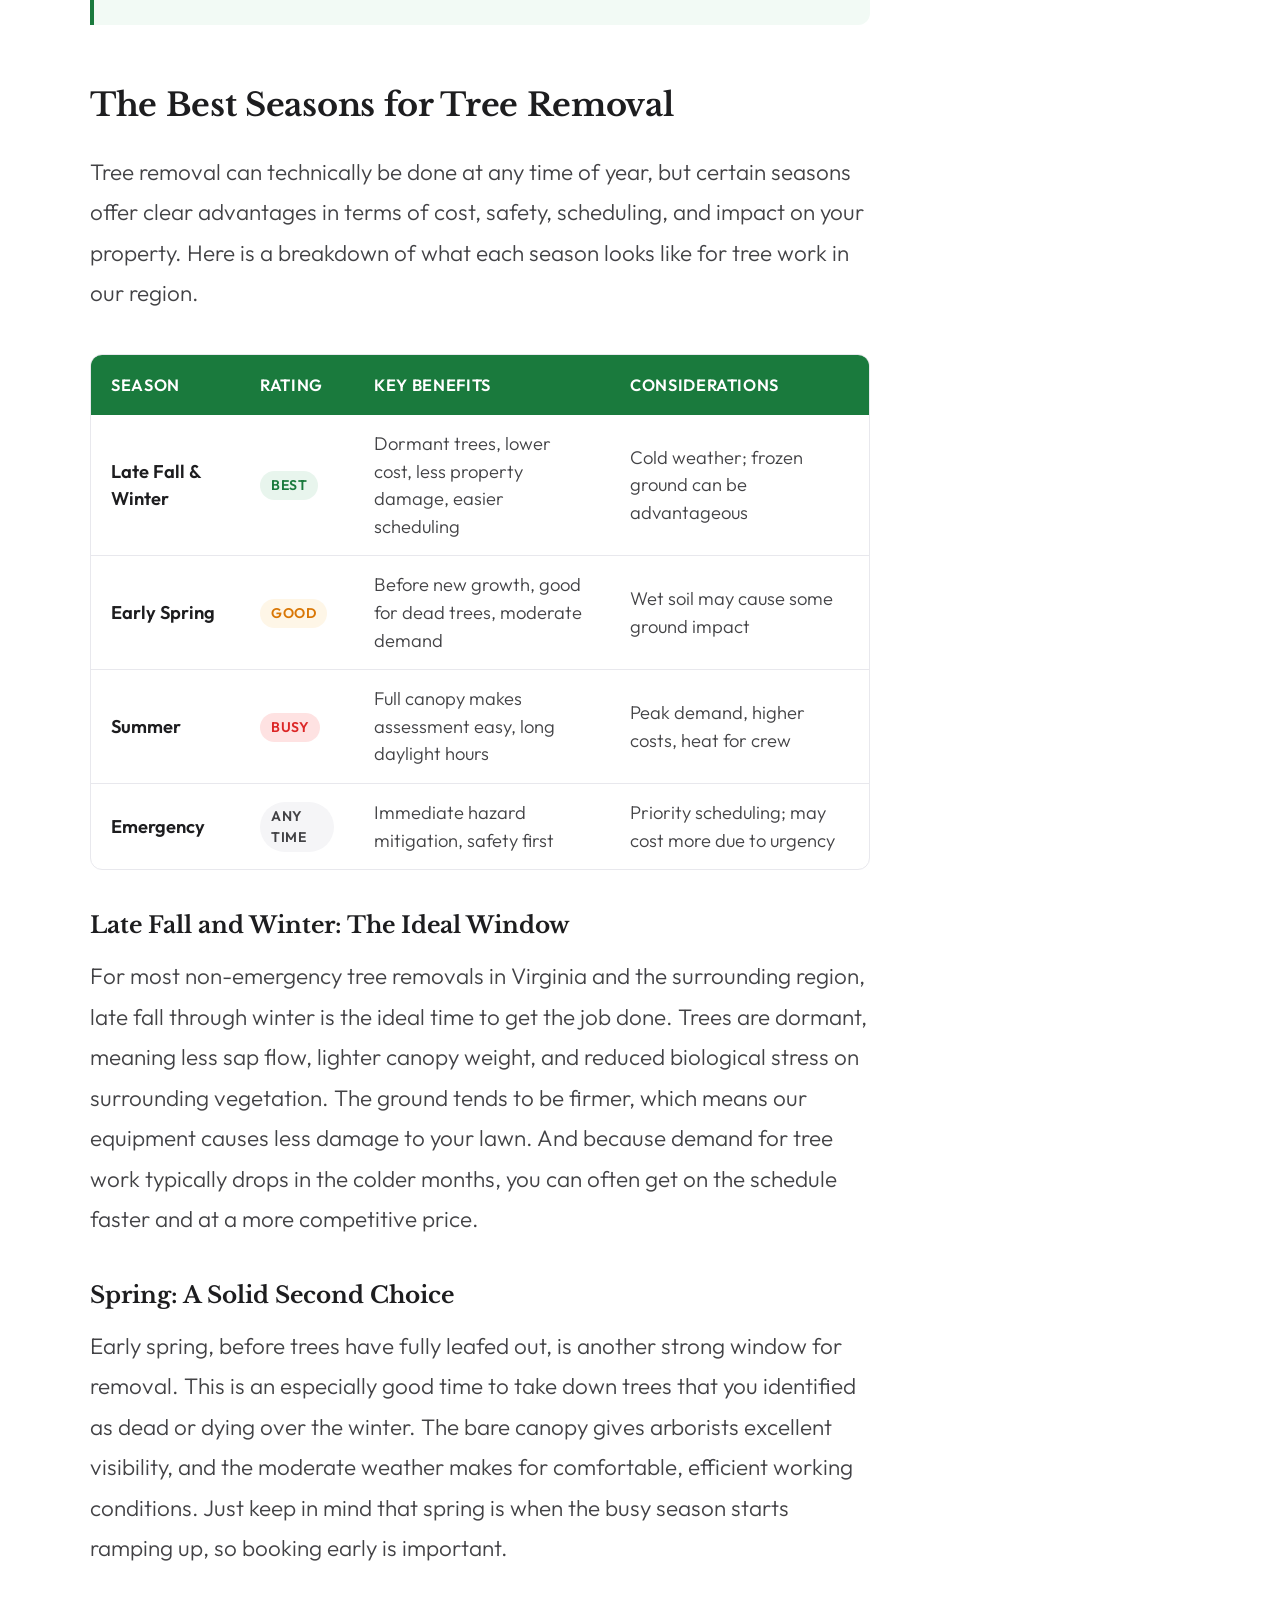
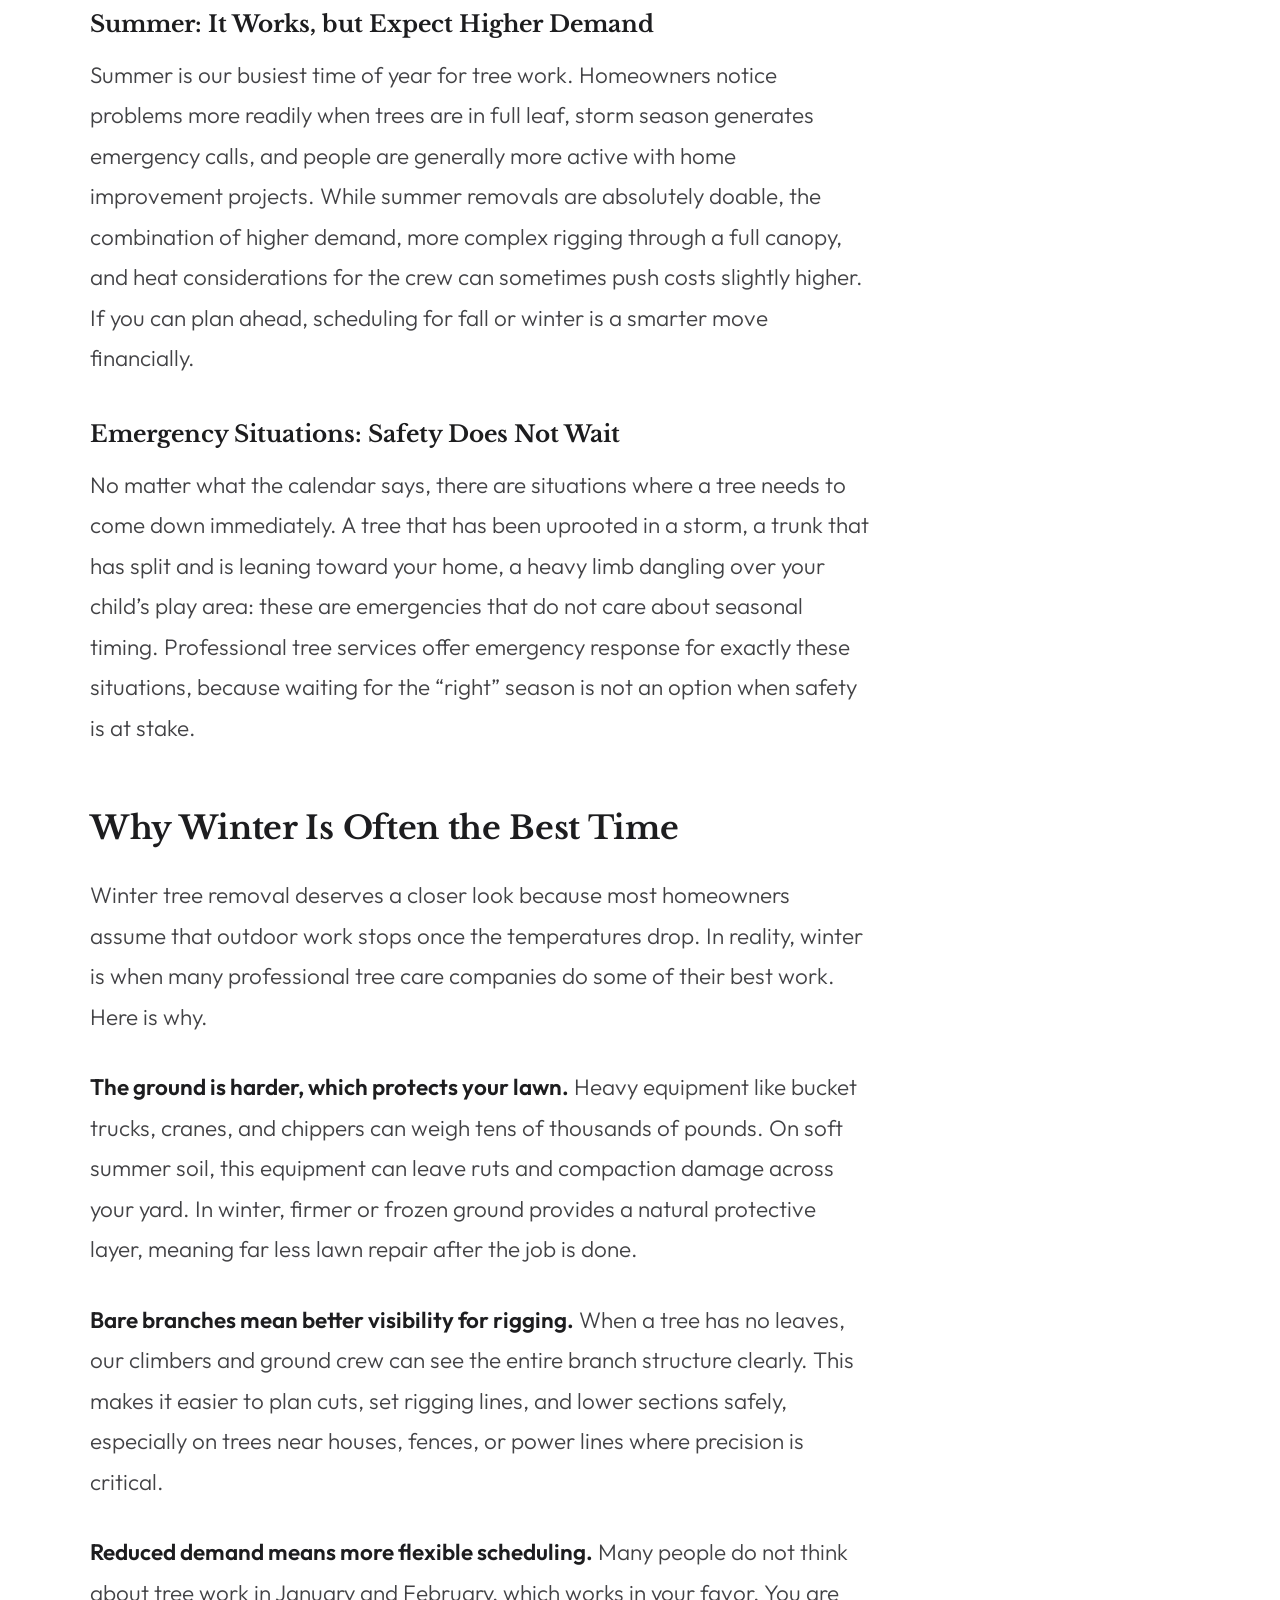
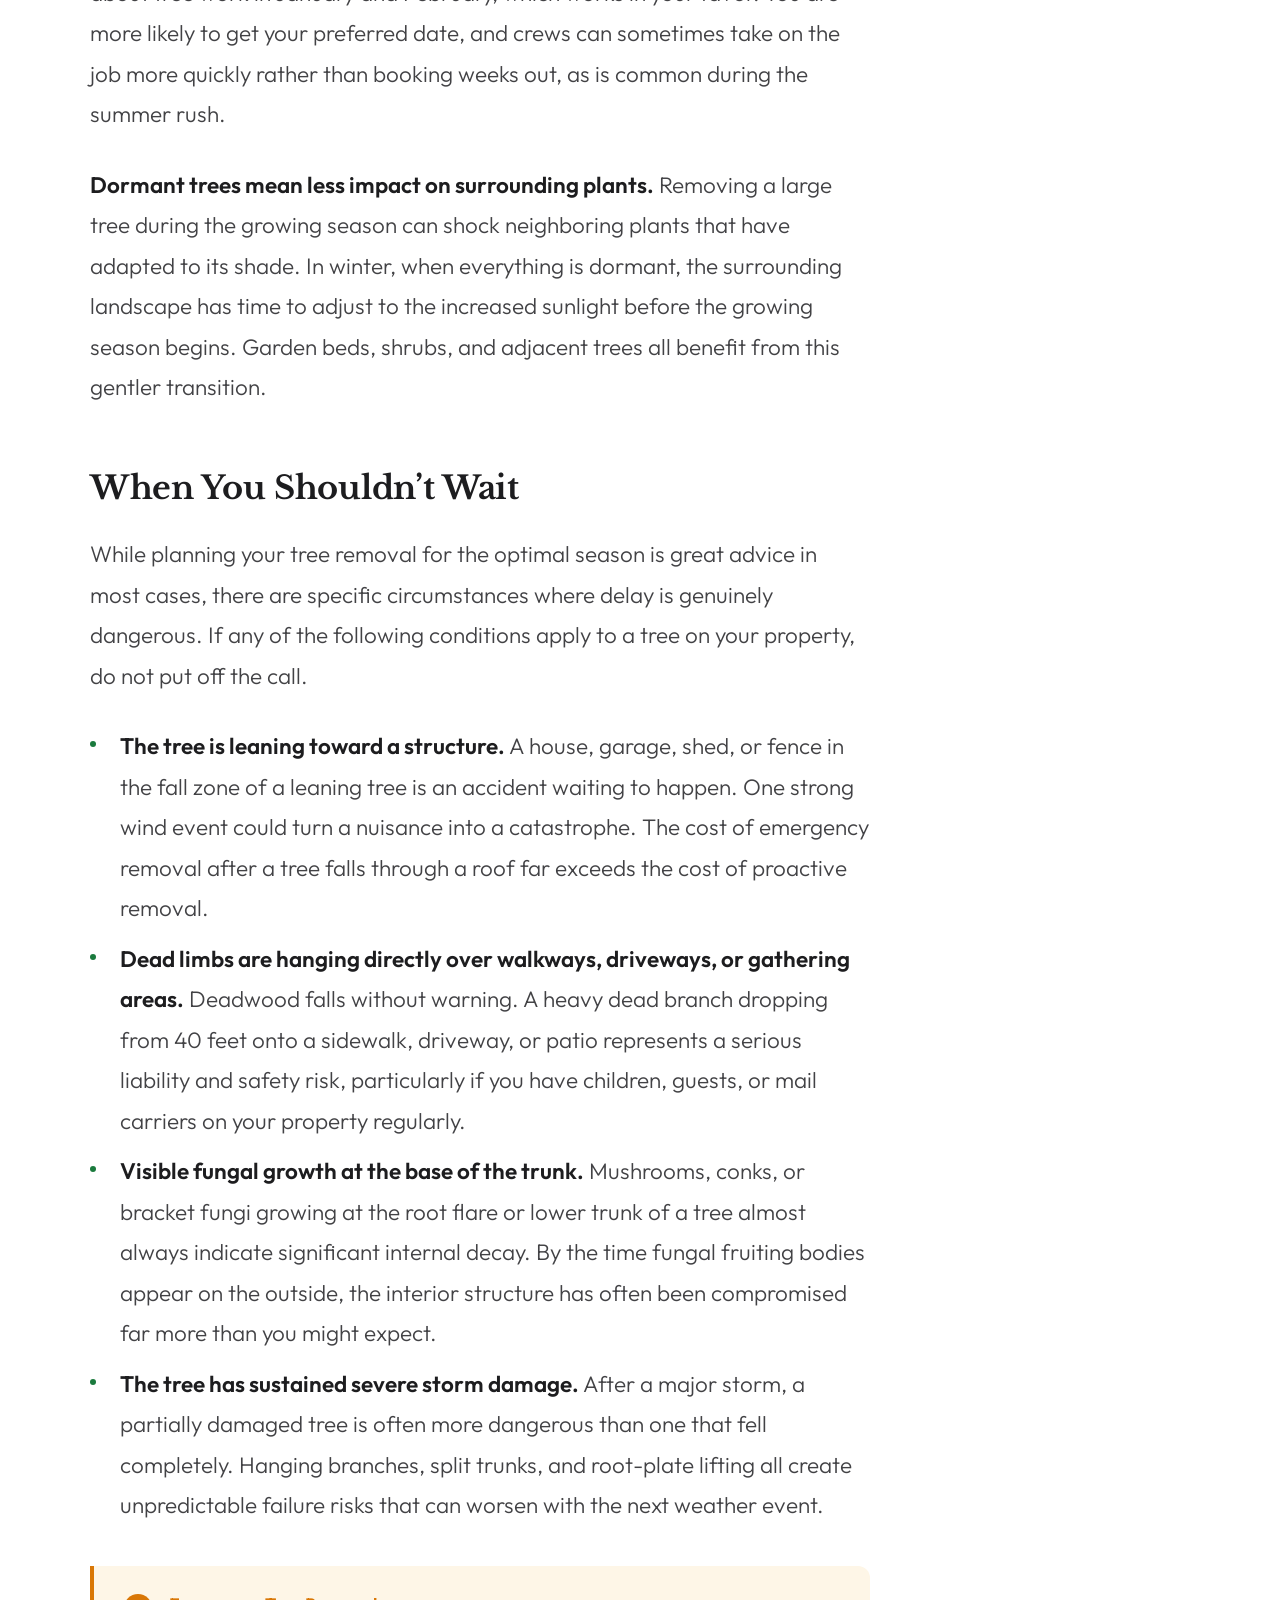
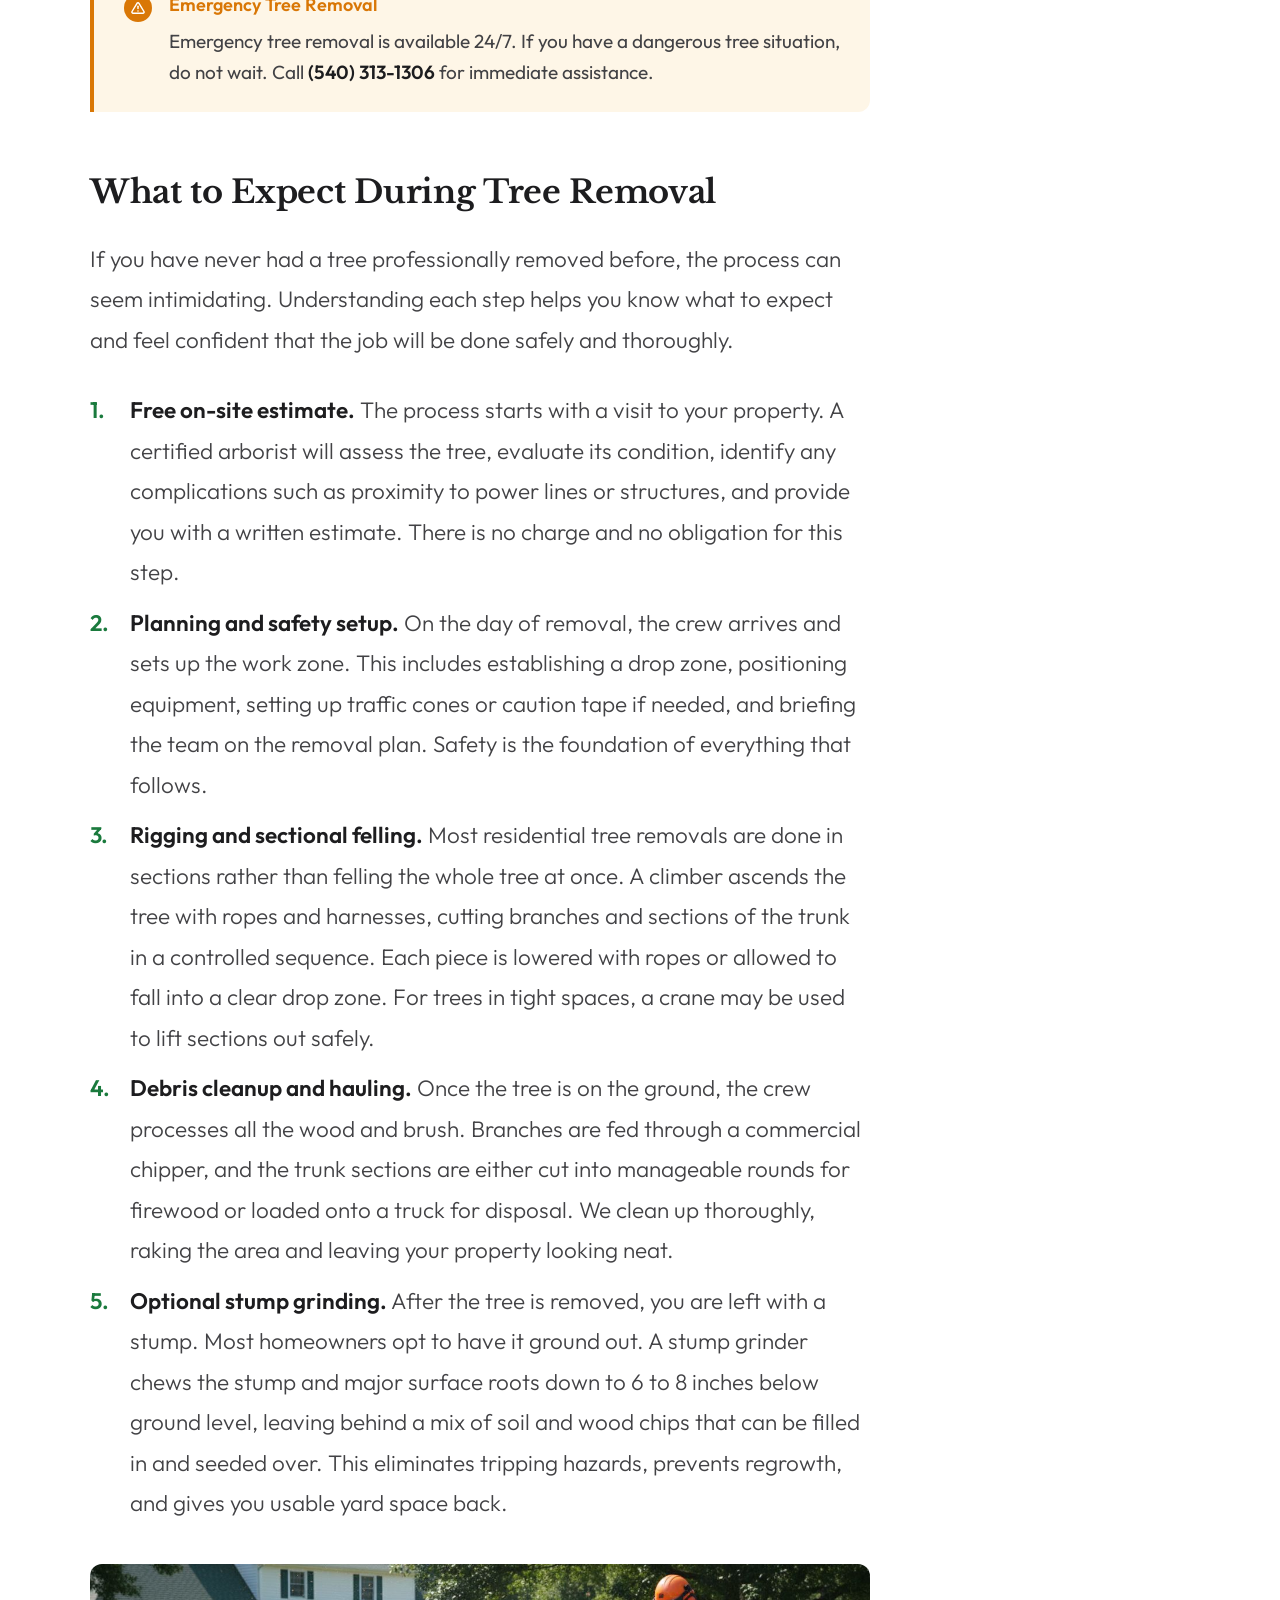
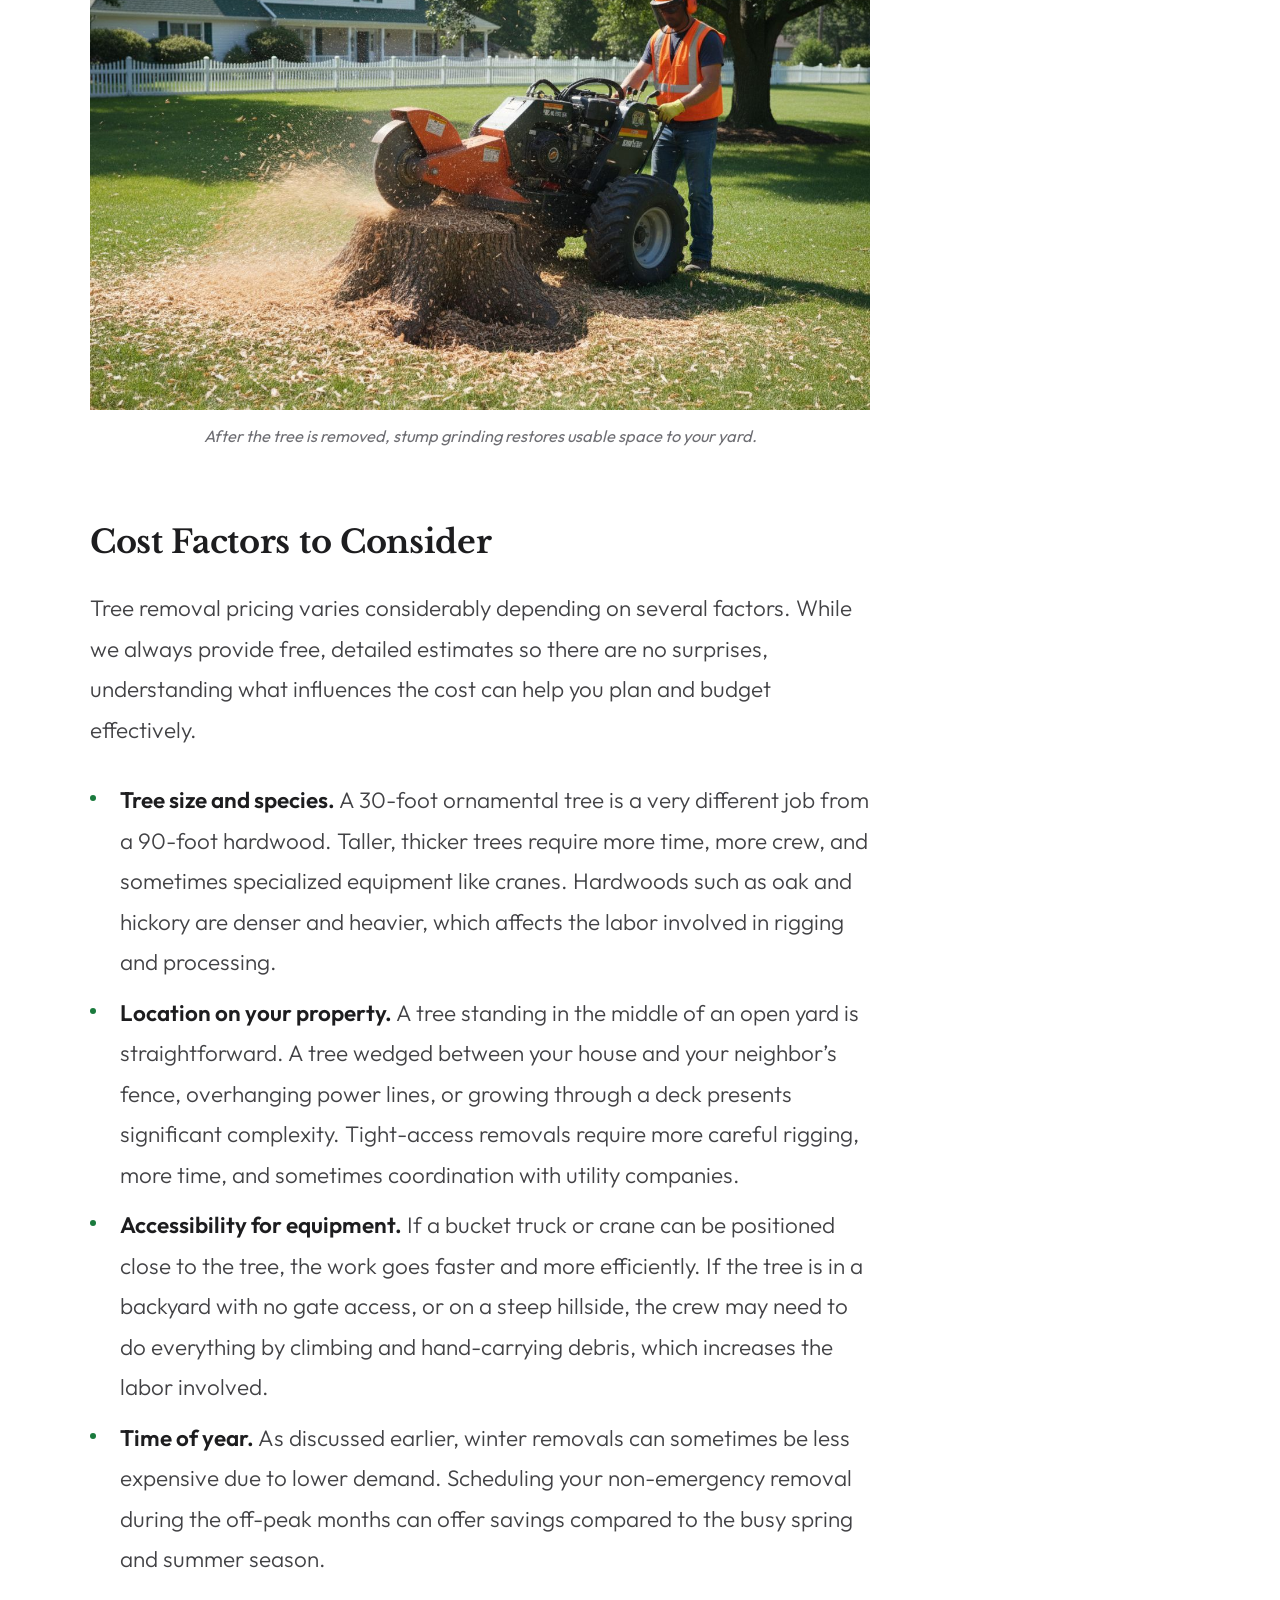
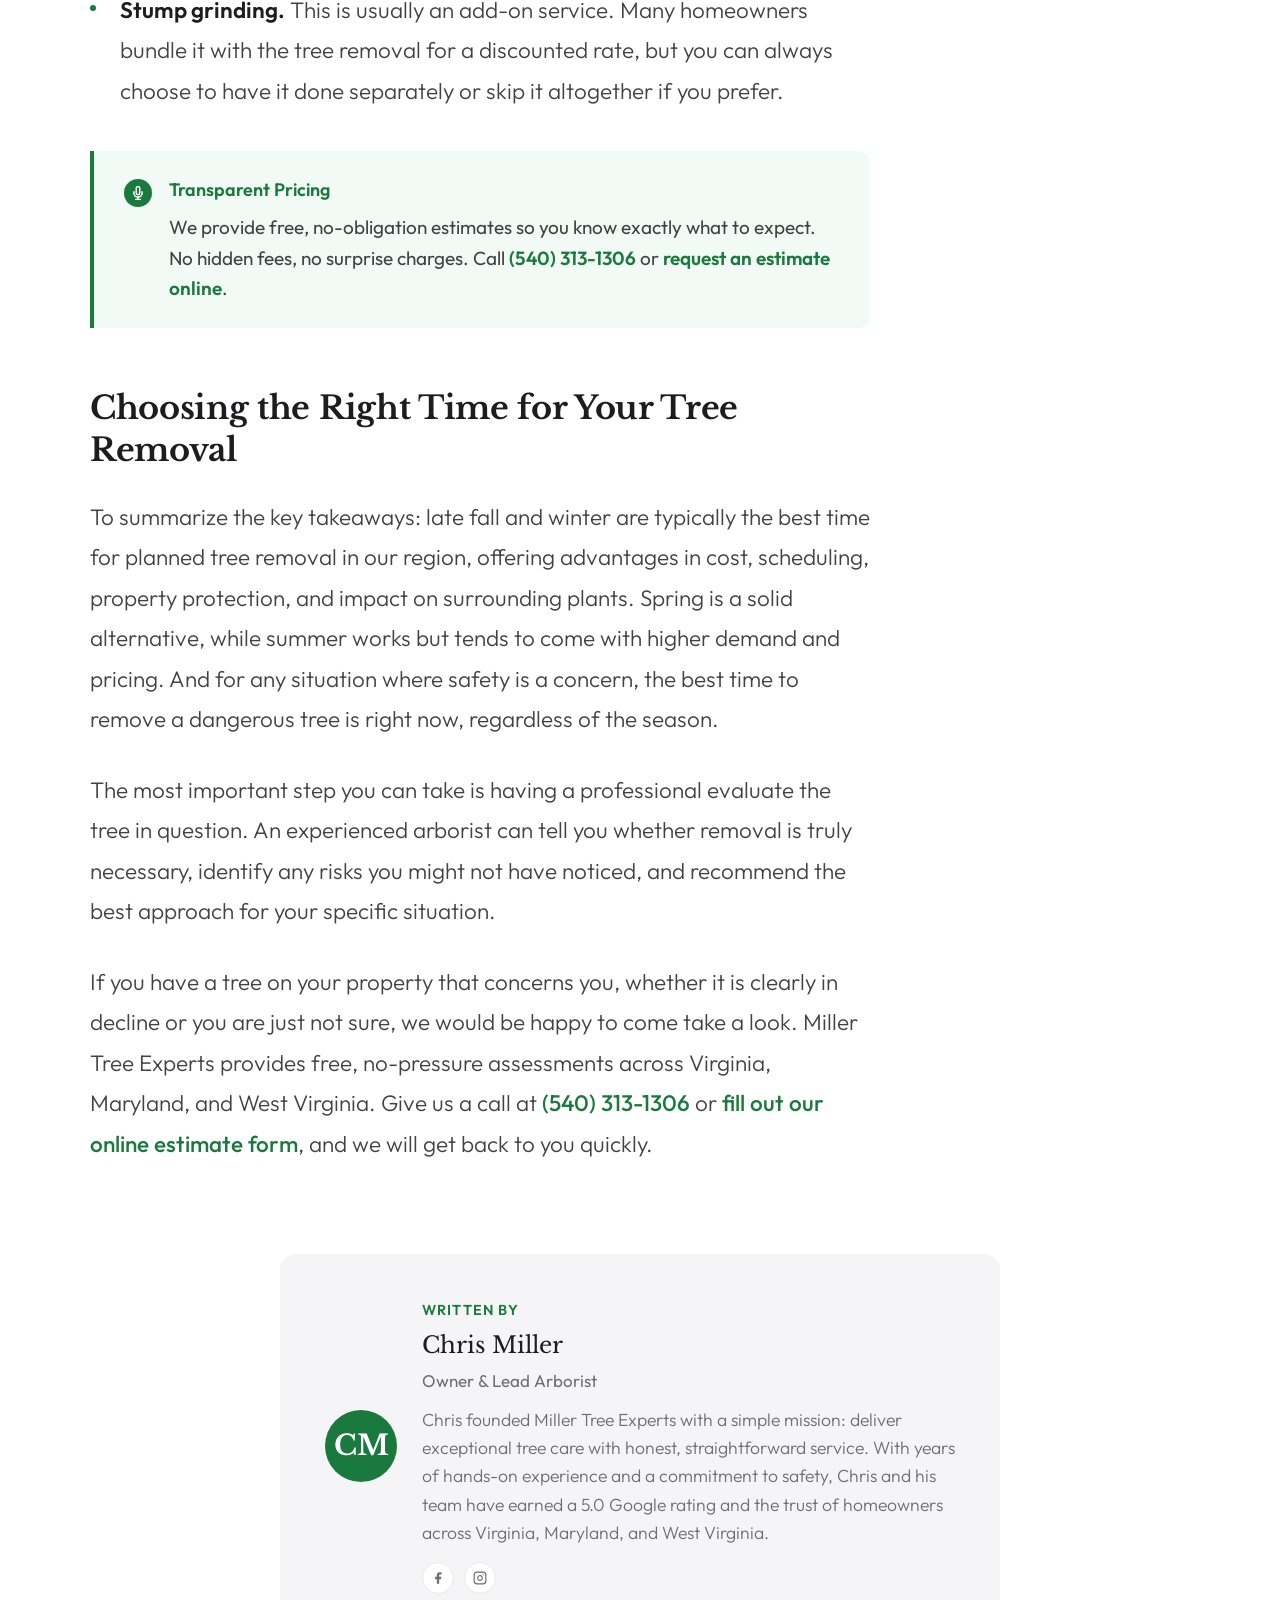
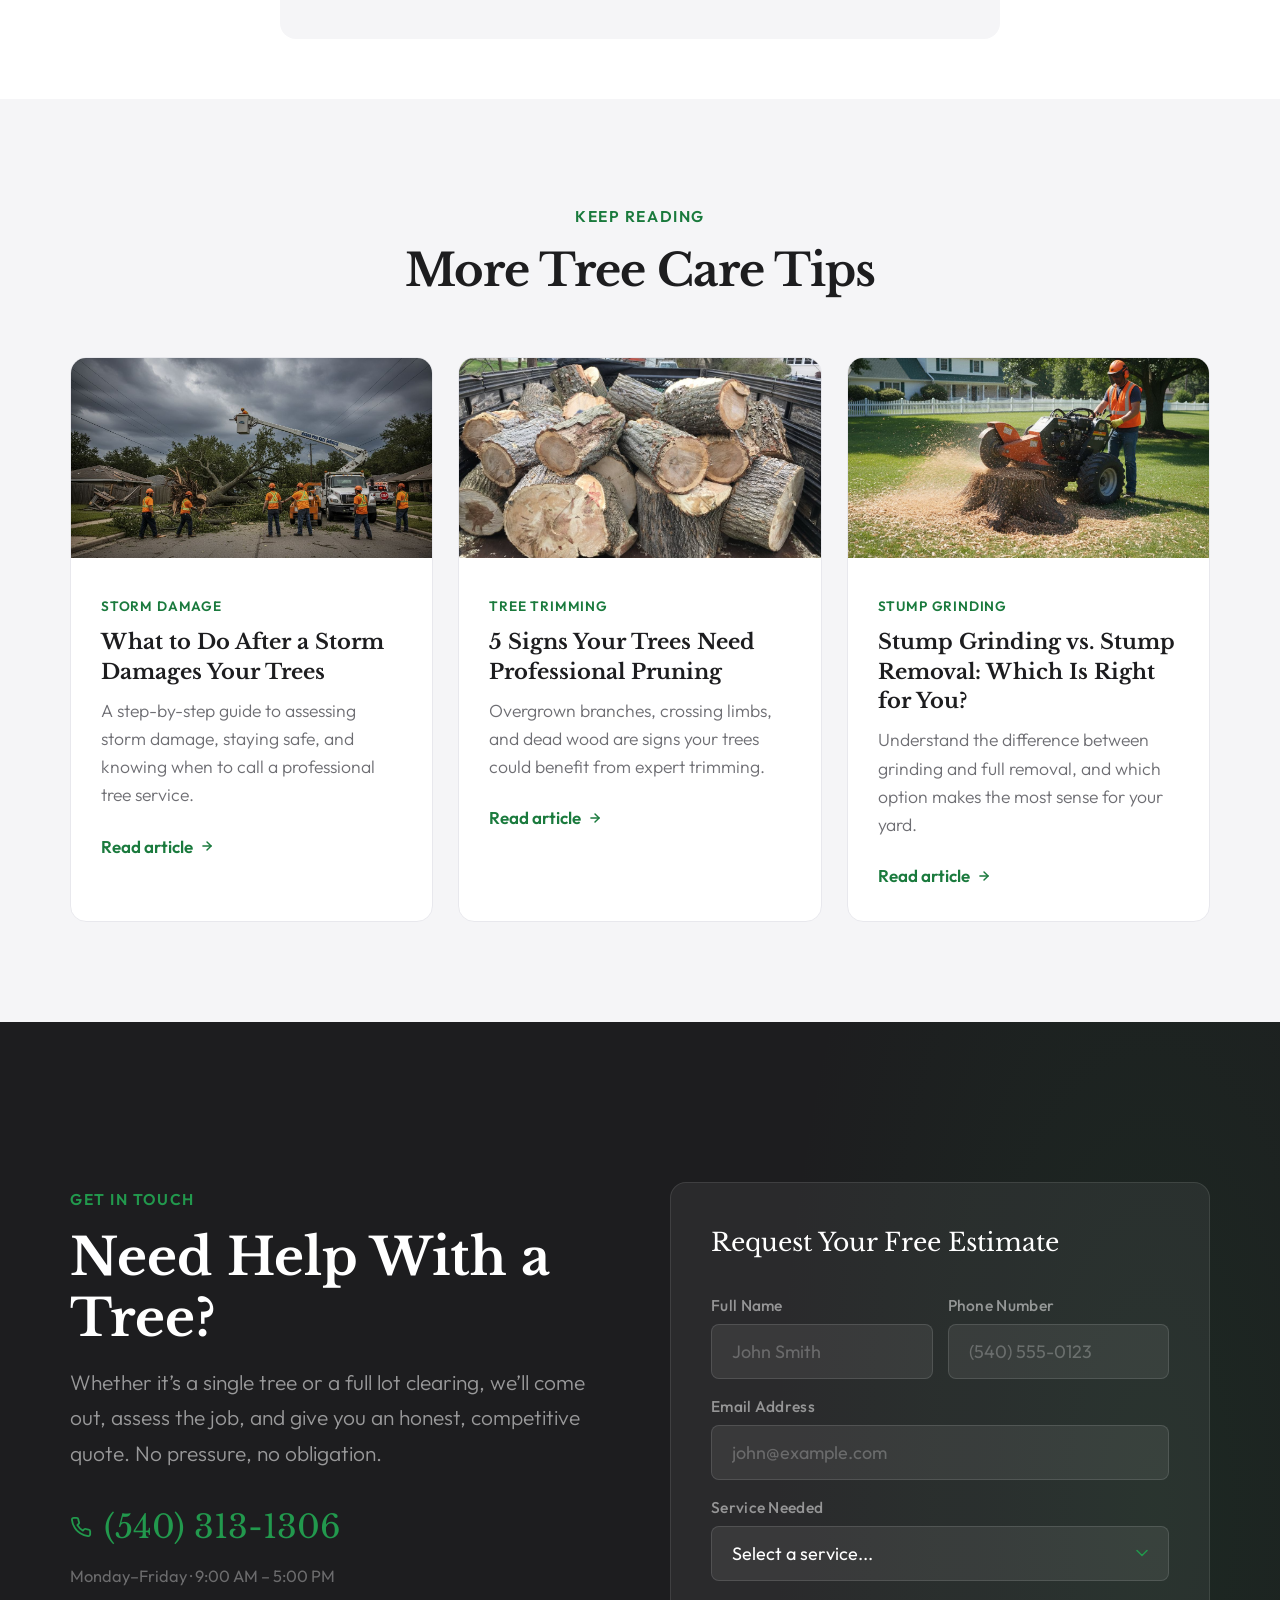
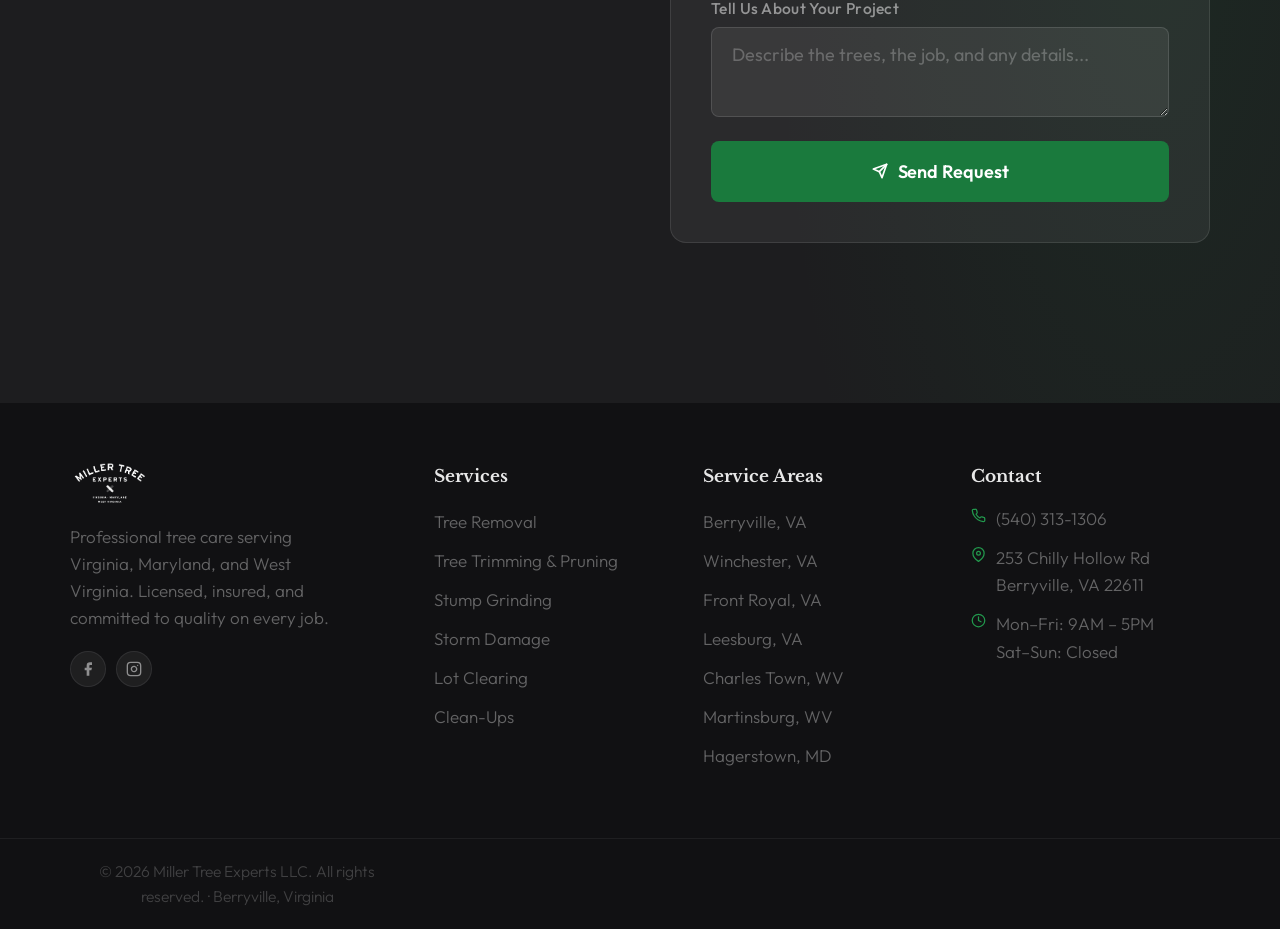
<file: prototype/blog-post.html>
<!DOCTYPE html>
<html lang="en">
<head>
    <meta charset="UTF-8">
    <meta name="viewport" content="width=device-width, initial-scale=1.0">
    <title>When Is the Best Time to Remove a Tree? | Miller Tree Experts Blog</title>
    <meta name="description" content="Learn when the best time to remove a tree is, what signs to look for, and what to expect during the process. Expert advice from Miller Tree Experts in Berryville, VA.">
    <meta name="keywords" content="best time to remove a tree, tree removal timing, when to remove a tree, tree removal Berryville VA, tree removal guide, winter tree removal">
    <meta property="og:title" content="When Is the Best Time to Remove a Tree? A Homeowner's Guide">
    <meta property="og:description" content="Discover the best season to remove a tree, warning signs to watch for, and what the removal process looks like. Free advice from certified arborists.">
    <meta property="og:type" content="article">
    <meta property="og:url" content="https://millertreeexperts.com/blog/best-time-to-remove-a-tree">
    <meta property="og:image" content="https://millertreeexperts.com/images/generated/tree-removal-action.jpg">
    <meta property="article:published_time" content="2026-01-15T09:00:00-05:00">
    <meta property="article:author" content="Chris Miller">
    <meta property="article:section" content="Tree Removal">
    <meta name="twitter:card" content="summary_large_image">
    <link rel="canonical" href="https://millertreeexperts.com/blog/best-time-to-remove-a-tree">

    <link rel="preconnect" href="https://fonts.googleapis.com">
    <link rel="preconnect" href="https://fonts.gstatic.com" crossorigin>
    <link href="https://fonts.googleapis.com/css2?family=Libre+Baskerville:ital,wght@0,400;0,700;1,400&family=Outfit:wght@300;400;500;600;700&display=swap" rel="stylesheet">

    <script type="application/ld+json">
    {
        "@context": "https://schema.org",
        "@type": "BlogPosting",
        "mainEntityOfPage": {
            "@type": "WebPage",
            "@id": "https://millertreeexperts.com/blog/best-time-to-remove-a-tree"
        },
        "headline": "When Is the Best Time to Remove a Tree? A Homeowner's Guide",
        "description": "Learn when the best time to remove a tree is, what signs to look for, and what to expect during the process.",
        "image": "https://millertreeexperts.com/images/generated/tree-removal-action.jpg",
        "author": {
            "@type": "Person",
            "name": "Chris Miller",
            "jobTitle": "Owner & Lead Arborist",
            "worksFor": {
                "@type": "LocalBusiness",
                "name": "Miller Tree Experts LLC"
            }
        },
        "publisher": {
            "@type": "Organization",
            "name": "Miller Tree Experts LLC",
            "logo": {
                "@type": "ImageObject",
                "url": "https://millertreeexperts.com/logo.png"
            }
        },
        "datePublished": "2026-01-15",
        "dateModified": "2026-01-15",
        "articleSection": "Tree Removal",
        "wordCount": 1850,
        "keywords": ["tree removal", "best time to remove tree", "tree care", "arborist", "Berryville VA"]
    }
    </script>

    <script type="application/ld+json">
    {
        "@context": "https://schema.org",
        "@type": "Article",
        "headline": "When Is the Best Time to Remove a Tree? A Homeowner's Guide",
        "author": {
            "@type": "Person",
            "name": "Chris Miller"
        },
        "datePublished": "2026-01-15",
        "dateModified": "2026-01-15",
        "publisher": {
            "@type": "Organization",
            "name": "Miller Tree Experts LLC"
        }
    }
    </script>

    <link rel="stylesheet" href="css/global.css">

    <!-- Page CSS -->
    <link rel="stylesheet" href="css/pages/blog-post.css">
</head>

<body>

    <!-- READING PROGRESS BAR -->
    <div class="progress-bar" id="progressBar" aria-hidden="true"></div>

    <!-- NAV -->
    <header class="nav" role="banner">
        <div class="container">
            <a href="index-v2.html" class="nav__logo" aria-label="Miller Tree Experts - Home">
                <img src="images/miller-tree-logo.png" alt="Miller Tree Experts LLC logo" width="140" height="44">
            </a>
            <nav class="nav__links" aria-label="Main navigation">
                <a href="services.html">Services</a>
                <a href="about.html">About</a>
                <a href="reviews.html">Reviews</a>
                <a href="contact.html">Contact</a>
                <a href="blog.html">Blog</a>
            </nav>
            <div class="nav__cta">
                <a href="contact.html">
                    <svg viewBox="0 0 24 24" fill="none" stroke="currentColor" stroke-width="2.5" stroke-linecap="round" stroke-linejoin="round"><path d="M22 16.92v3a2 2 0 01-2.18 2 19.79 19.79 0 01-8.63-3.07 19.5 19.5 0 01-6-6 19.79 19.79 0 01-3.07-8.67A2 2 0 014.11 2h3a2 2 0 012 1.72c.127.96.361 1.903.7 2.81a2 2 0 01-.45 2.11L8.09 9.91a16 16 0 006 6l1.27-1.27a2 2 0 012.11-.45c.907.339 1.85.573 2.81.7A2 2 0 0122 16.92z"/></svg>
                    Free Estimate
                </a>
            </div>
            <button class="nav__toggle" aria-label="Toggle menu" aria-expanded="false">
                <span></span>
            </button>
        </div>
        <nav class="nav__mobile" aria-label="Mobile navigation">
            <div class="nav__mobile-inner">
                <a href="services.html">Services</a>
                <a href="about.html">About</a>
                <a href="reviews.html">Reviews</a>
                <a href="contact.html">Contact</a>
                <a href="blog.html">Blog</a>
                <a href="tel:5403131306" class="nav__mobile-phone">
                    <svg viewBox="0 0 24 24" fill="none" stroke="currentColor" stroke-width="2.5" stroke-linecap="round" stroke-linejoin="round" width="16" height="16"><path d="M22 16.92v3a2 2 0 01-2.18 2 19.79 19.79 0 01-8.63-3.07 19.5 19.5 0 01-6-6 19.79 19.79 0 01-3.07-8.67A2 2 0 014.11 2h3a2 2 0 012 1.72c.127.96.361 1.903.7 2.81a2 2 0 01-.45 2.11L8.09 9.91a16 16 0 006 6l1.27-1.27a2 2 0 012.11-.45c.907.339 1.85.573 2.81.7A2 2 0 0122 16.92z"/></svg>
                    (540) 313-1306
                </a>
            </div>
        </nav>
    </header>

    <main>

        <!-- BREADCRUMB -->
        <div class="breadcrumb">
            <div class="container">
                <ol class="breadcrumb__list" itemscope itemtype="https://schema.org/BreadcrumbList">
                    <li itemprop="itemListElement" itemscope itemtype="https://schema.org/ListItem">
                        <a href="index-v2.html" itemprop="item"><span itemprop="name">Home</span></a>
                        <meta itemprop="position" content="1">
                    </li>
                    <li class="breadcrumb__sep" aria-hidden="true">&rsaquo;</li>
                    <li itemprop="itemListElement" itemscope itemtype="https://schema.org/ListItem">
                        <a href="blog.html" itemprop="item"><span itemprop="name">Blog</span></a>
                        <meta itemprop="position" content="2">
                    </li>
                    <li class="breadcrumb__sep" aria-hidden="true">&rsaquo;</li>
                    <li itemprop="itemListElement" itemscope itemtype="https://schema.org/ListItem">
                        <span class="breadcrumb__current" itemprop="name">When Is the Best Time to Remove a Tree?</span>
                        <meta itemprop="position" content="3">
                    </li>
                </ol>
            </div>
        </div>

        <!-- POST HEADER -->
        <div class="container">
            <div class="post-header">
                <span class="post-header__category">Tree Removal</span>
                <h1 class="post-header__title">When Is the Best Time to Remove a Tree? A Homeowner&rsquo;s Guide</h1>
                <div class="post-header__meta">
                    <time datetime="2026-01-15">January 15, 2026</time>
                    <span class="post-header__meta-sep">&middot;</span>
                    <span>8 min read</span>
                    <span class="post-header__meta-sep">&middot;</span>
                    <span>By <span class="post-header__author">Chris Miller</span></span>
                </div>
            </div>
        </div>

        <!-- ARTICLE LAYOUT -->
        <div class="article-layout">

            <!-- ARTICLE BODY -->
            <article class="article" id="article-content">

                <!-- FEATURED IMAGE -->
                <figure class="post-featured">
                    <img src="images/generated/tree-removal-action.jpg" alt="Professional arborist performing tree removal in the Shenandoah Valley with specialized equipment" width="840" height="473">
                </figure>

                <p>Every homeowner with mature trees on their property will eventually face a difficult decision: when is it time to take one down? Maybe you have noticed a large oak that has not leafed out properly in two years. Perhaps a storm cracked a major limb on the maple near your driveway, and now the whole tree looks unstable. Or it could be that a fast-growing pine has simply outgrown its space and is threatening your foundation or power lines.</p>

                <p>Whatever the situation, the question rarely comes down to whether a tree needs to be removed. More often, homeowners wonder about timing. Is there a best season for tree removal? Will it cost less at certain times of year? And are there moments when waiting simply is not an option?</p>

                <p>This guide covers everything you need to know about tree removal timing in Virginia, Maryland, and West Virginia. We will walk through the warning signs that signal a tree needs to come down, explain why certain seasons are better for the job, and help you understand what the process looks like from start to finish so there are no surprises.</p>

                <h2 id="signs-time-to-remove">Signs It&rsquo;s Time to Remove a Tree</h2>

                <p>Trees are remarkably resilient organisms, but they do not last forever. Learning to recognize the warning signs of a declining or dangerous tree can protect your property, your family, and your neighbors. Here are the most common indicators that a tree has reached the end of its safe lifespan.</p>

                <ul>
                    <li><strong>Dead or dying branches covering more than 50% of the canopy.</strong> When the majority of a tree&rsquo;s crown consists of bare, brittle branches that are not producing leaves, the tree is in serious decline. A healthy tree may lose a limb here or there, but widespread dieback signals root disease, vascular damage, or systemic failure that pruning alone cannot fix.</li>
                    <li><strong>A noticeable lean that has gotten progressively worse.</strong> Many trees grow at a slight angle naturally, and that is perfectly fine. The concern arises when a tree that was once upright begins leaning more each year, especially if you notice the soil heaving or roots lifting on the opposite side. A shifting lean indicates root failure, and the tree could fall with little warning.</li>
                    <li><strong>Significant trunk damage, deep cracks, or hollow cavities.</strong> The trunk is a tree&rsquo;s structural backbone. Vertical cracks, seams, or large areas of missing bark expose the tree to disease and weaken its ability to bear the weight of the canopy. If you can press your hand into a soft, spongy area on the trunk, there is likely internal decay.</li>
                    <li><strong>Root damage from nearby construction, grading, or disease.</strong> Roots do the invisible work of anchoring a tree and absorbing water. When roots are severed during a construction project, compacted by heavy equipment, or compromised by fungal infections, the tree can decline rapidly over the following one to three years.</li>
                    <li><strong>Severe storm damage that has compromised the tree&rsquo;s structure.</strong> After a major storm, some trees can be salvaged with corrective pruning. But if the central leader is snapped, if a large section of the trunk is split, or if more than half the canopy has been torn away, the tree is usually beyond saving and poses an ongoing hazard.</li>
                </ul>

                <div class="callout">
                    <div class="callout__icon">
                        <svg viewBox="0 0 24 24" fill="none" stroke="currentColor" stroke-width="2.5" stroke-linecap="round" stroke-linejoin="round"><path d="M12 2L2 7l10 5 10-5-10-5z"/><path d="M2 17l10 5 10-5"/><path d="M2 12l10 5 10-5"/></svg>
                    </div>
                    <div class="callout__content">
                        <div class="callout__title">Pro Tip</div>
                        <div class="callout__text">If you are unsure whether a tree needs to come down, call a certified arborist for a free assessment. A trained eye can spot structural problems that are not obvious to most homeowners and may identify options that preserve the tree safely. <a href="contact.html">Request your free evaluation here.</a></div>
                    </div>
                </div>

                <h2 id="best-seasons">The Best Seasons for Tree Removal</h2>

                <p>Tree removal can technically be done at any time of year, but certain seasons offer clear advantages in terms of cost, safety, scheduling, and impact on your property. Here is a breakdown of what each season looks like for tree work in our region.</p>

                <div class="season-table-wrapper">
                    <table class="season-table">
                        <thead>
                            <tr>
                                <th>Season</th>
                                <th>Rating</th>
                                <th>Key Benefits</th>
                                <th>Considerations</th>
                            </tr>
                        </thead>
                        <tbody>
                            <tr>
                                <td class="season-name">Late Fall &amp; Winter</td>
                                <td><span class="badge badge--best">Best</span></td>
                                <td>Dormant trees, lower cost, less property damage, easier scheduling</td>
                                <td>Cold weather; frozen ground can be advantageous</td>
                            </tr>
                            <tr>
                                <td class="season-name">Early Spring</td>
                                <td><span class="badge badge--good">Good</span></td>
                                <td>Before new growth, good for dead trees, moderate demand</td>
                                <td>Wet soil may cause some ground impact</td>
                            </tr>
                            <tr>
                                <td class="season-name">Summer</td>
                                <td><span class="badge badge--fair">Busy</span></td>
                                <td>Full canopy makes assessment easy, long daylight hours</td>
                                <td>Peak demand, higher costs, heat for crew</td>
                            </tr>
                            <tr>
                                <td class="season-name">Emergency</td>
                                <td><span class="badge badge--anytime">Any Time</span></td>
                                <td>Immediate hazard mitigation, safety first</td>
                                <td>Priority scheduling; may cost more due to urgency</td>
                            </tr>
                        </tbody>
                    </table>
                </div>

                <h3>Late Fall and Winter: The Ideal Window</h3>

                <p>For most non-emergency tree removals in Virginia and the surrounding region, late fall through winter is the ideal time to get the job done. Trees are dormant, meaning less sap flow, lighter canopy weight, and reduced biological stress on surrounding vegetation. The ground tends to be firmer, which means our equipment causes less damage to your lawn. And because demand for tree work typically drops in the colder months, you can often get on the schedule faster and at a more competitive price.</p>

                <h3>Spring: A Solid Second Choice</h3>

                <p>Early spring, before trees have fully leafed out, is another strong window for removal. This is an especially good time to take down trees that you identified as dead or dying over the winter. The bare canopy gives arborists excellent visibility, and the moderate weather makes for comfortable, efficient working conditions. Just keep in mind that spring is when the busy season starts ramping up, so booking early is important.</p>

                <h3>Summer: It Works, but Expect Higher Demand</h3>

                <p>Summer is our busiest time of year for tree work. Homeowners notice problems more readily when trees are in full leaf, storm season generates emergency calls, and people are generally more active with home improvement projects. While summer removals are absolutely doable, the combination of higher demand, more complex rigging through a full canopy, and heat considerations for the crew can sometimes push costs slightly higher. If you can plan ahead, scheduling for fall or winter is a smarter move financially.</p>

                <h3>Emergency Situations: Safety Does Not Wait</h3>

                <p>No matter what the calendar says, there are situations where a tree needs to come down immediately. A tree that has been uprooted in a storm, a trunk that has split and is leaning toward your home, a heavy limb dangling over your child&rsquo;s play area: these are emergencies that do not care about seasonal timing. Professional tree services offer emergency response for exactly these situations, because waiting for the &ldquo;right&rdquo; season is not an option when safety is at stake.</p>

                <h2 id="why-winter">Why Winter Is Often the Best Time</h2>

                <p>Winter tree removal deserves a closer look because most homeowners assume that outdoor work stops once the temperatures drop. In reality, winter is when many professional tree care companies do some of their best work. Here is why.</p>

                <p><strong>The ground is harder, which protects your lawn.</strong> Heavy equipment like bucket trucks, cranes, and chippers can weigh tens of thousands of pounds. On soft summer soil, this equipment can leave ruts and compaction damage across your yard. In winter, firmer or frozen ground provides a natural protective layer, meaning far less lawn repair after the job is done.</p>

                <p><strong>Bare branches mean better visibility for rigging.</strong> When a tree has no leaves, our climbers and ground crew can see the entire branch structure clearly. This makes it easier to plan cuts, set rigging lines, and lower sections safely, especially on trees near houses, fences, or power lines where precision is critical.</p>

                <p><strong>Reduced demand means more flexible scheduling.</strong> Many people do not think about tree work in January and February, which works in your favor. You are more likely to get your preferred date, and crews can sometimes take on the job more quickly rather than booking weeks out, as is common during the summer rush.</p>

                <p><strong>Dormant trees mean less impact on surrounding plants.</strong> Removing a large tree during the growing season can shock neighboring plants that have adapted to its shade. In winter, when everything is dormant, the surrounding landscape has time to adjust to the increased sunlight before the growing season begins. Garden beds, shrubs, and adjacent trees all benefit from this gentler transition.</p>

                <h2 id="when-not-to-wait">When You Shouldn&rsquo;t Wait</h2>

                <p>While planning your tree removal for the optimal season is great advice in most cases, there are specific circumstances where delay is genuinely dangerous. If any of the following conditions apply to a tree on your property, do not put off the call.</p>

                <ul>
                    <li><strong>The tree is leaning toward a structure.</strong> A house, garage, shed, or fence in the fall zone of a leaning tree is an accident waiting to happen. One strong wind event could turn a nuisance into a catastrophe. The cost of emergency removal after a tree falls through a roof far exceeds the cost of proactive removal.</li>
                    <li><strong>Dead limbs are hanging directly over walkways, driveways, or gathering areas.</strong> Deadwood falls without warning. A heavy dead branch dropping from 40 feet onto a sidewalk, driveway, or patio represents a serious liability and safety risk, particularly if you have children, guests, or mail carriers on your property regularly.</li>
                    <li><strong>Visible fungal growth at the base of the trunk.</strong> Mushrooms, conks, or bracket fungi growing at the root flare or lower trunk of a tree almost always indicate significant internal decay. By the time fungal fruiting bodies appear on the outside, the interior structure has often been compromised far more than you might expect.</li>
                    <li><strong>The tree has sustained severe storm damage.</strong> After a major storm, a partially damaged tree is often more dangerous than one that fell completely. Hanging branches, split trunks, and root-plate lifting all create unpredictable failure risks that can worsen with the next weather event.</li>
                </ul>

                <div class="callout callout--emergency">
                    <div class="callout__icon">
                        <svg viewBox="0 0 24 24" fill="none" stroke="currentColor" stroke-width="2.5" stroke-linecap="round" stroke-linejoin="round"><path d="M10.29 3.86L1.82 18a2 2 0 001.71 3h16.94a2 2 0 001.71-3L13.71 3.86a2 2 0 00-3.42 0z"/><line x1="12" y1="9" x2="12" y2="13"/><line x1="12" y1="17" x2="12.01" y2="17"/></svg>
                    </div>
                    <div class="callout__content">
                        <div class="callout__title">Emergency Tree Removal</div>
                        <div class="callout__text">Emergency tree removal is available 24/7. If you have a dangerous tree situation, do not wait. Call <a href="tel:5403131306"><strong>(540) 313-1306</strong></a> for immediate assistance.</div>
                    </div>
                </div>

                <h2 id="what-to-expect">What to Expect During Tree Removal</h2>

                <p>If you have never had a tree professionally removed before, the process can seem intimidating. Understanding each step helps you know what to expect and feel confident that the job will be done safely and thoroughly.</p>

                <ol>
                    <li><strong>Free on-site estimate.</strong> The process starts with a visit to your property. A certified arborist will assess the tree, evaluate its condition, identify any complications such as proximity to power lines or structures, and provide you with a written estimate. There is no charge and no obligation for this step.</li>
                    <li><strong>Planning and safety setup.</strong> On the day of removal, the crew arrives and sets up the work zone. This includes establishing a drop zone, positioning equipment, setting up traffic cones or caution tape if needed, and briefing the team on the removal plan. Safety is the foundation of everything that follows.</li>
                    <li><strong>Rigging and sectional felling.</strong> Most residential tree removals are done in sections rather than felling the whole tree at once. A climber ascends the tree with ropes and harnesses, cutting branches and sections of the trunk in a controlled sequence. Each piece is lowered with ropes or allowed to fall into a clear drop zone. For trees in tight spaces, a crane may be used to lift sections out safely.</li>
                    <li><strong>Debris cleanup and hauling.</strong> Once the tree is on the ground, the crew processes all the wood and brush. Branches are fed through a commercial chipper, and the trunk sections are either cut into manageable rounds for firewood or loaded onto a truck for disposal. We clean up thoroughly, raking the area and leaving your property looking neat.</li>
                    <li><strong>Optional stump grinding.</strong> After the tree is removed, you are left with a stump. Most homeowners opt to have it ground out. A stump grinder chews the stump and major surface roots down to 6 to 8 inches below ground level, leaving behind a mix of soil and wood chips that can be filled in and seeded over. This eliminates tripping hazards, prevents regrowth, and gives you usable yard space back.</li>
                </ol>

                <figure class="article__image">
                    <img src="images/generated/stump-grinding.jpg" alt="Stump grinding service being performed on a residential property in Virginia" loading="lazy">
                    <figcaption>After the tree is removed, stump grinding restores usable space to your yard.</figcaption>
                </figure>

                <h2 id="cost-factors">Cost Factors to Consider</h2>

                <p>Tree removal pricing varies considerably depending on several factors. While we always provide free, detailed estimates so there are no surprises, understanding what influences the cost can help you plan and budget effectively.</p>

                <ul>
                    <li><strong>Tree size and species.</strong> A 30-foot ornamental tree is a very different job from a 90-foot hardwood. Taller, thicker trees require more time, more crew, and sometimes specialized equipment like cranes. Hardwoods such as oak and hickory are denser and heavier, which affects the labor involved in rigging and processing.</li>
                    <li><strong>Location on your property.</strong> A tree standing in the middle of an open yard is straightforward. A tree wedged between your house and your neighbor&rsquo;s fence, overhanging power lines, or growing through a deck presents significant complexity. Tight-access removals require more careful rigging, more time, and sometimes coordination with utility companies.</li>
                    <li><strong>Accessibility for equipment.</strong> If a bucket truck or crane can be positioned close to the tree, the work goes faster and more efficiently. If the tree is in a backyard with no gate access, or on a steep hillside, the crew may need to do everything by climbing and hand-carrying debris, which increases the labor involved.</li>
                    <li><strong>Time of year.</strong> As discussed earlier, winter removals can sometimes be less expensive due to lower demand. Scheduling your non-emergency removal during the off-peak months can offer savings compared to the busy spring and summer season.</li>
                    <li><strong>Stump grinding.</strong> This is usually an add-on service. Many homeowners bundle it with the tree removal for a discounted rate, but you can always choose to have it done separately or skip it altogether if you prefer.</li>
                </ul>

                <div class="callout">
                    <div class="callout__icon">
                        <svg viewBox="0 0 24 24" fill="none" stroke="currentColor" stroke-width="2.5" stroke-linecap="round" stroke-linejoin="round"><path d="M12 1a3 3 0 00-3 3v8a3 3 0 006 0V4a3 3 0 00-3-3z"/><path d="M19 10v2a7 7 0 01-14 0v-2"/><line x1="12" y1="19" x2="12" y2="23"/><line x1="8" y1="23" x2="16" y2="23"/></svg>
                    </div>
                    <div class="callout__content">
                        <div class="callout__title">Transparent Pricing</div>
                        <div class="callout__text">We provide free, no-obligation estimates so you know exactly what to expect. No hidden fees, no surprise charges. Call <a href="tel:5403131306">(540) 313-1306</a> or <a href="contact.html">request an estimate online</a>.</div>
                    </div>
                </div>

                <h2 id="conclusion">Choosing the Right Time for Your Tree Removal</h2>

                <p>To summarize the key takeaways: late fall and winter are typically the best time for planned tree removal in our region, offering advantages in cost, scheduling, property protection, and impact on surrounding plants. Spring is a solid alternative, while summer works but tends to come with higher demand and pricing. And for any situation where safety is a concern, the best time to remove a dangerous tree is right now, regardless of the season.</p>

                <p>The most important step you can take is having a professional evaluate the tree in question. An experienced arborist can tell you whether removal is truly necessary, identify any risks you might not have noticed, and recommend the best approach for your specific situation.</p>

                <p>If you have a tree on your property that concerns you, whether it is clearly in decline or you are just not sure, we would be happy to come take a look. Miller Tree Experts provides free, no-pressure assessments across Virginia, Maryland, and West Virginia. Give us a call at <a href="tel:5403131306">(540) 313-1306</a> or <a href="contact.html">fill out our online estimate form</a>, and we will get back to you quickly.</p>

            </article>

            <!-- TABLE OF CONTENTS (sidebar) -->
            <aside class="toc" aria-label="Table of Contents">
                <div class="toc__inner">
                    <div class="toc__title">In This Article</div>
                    <nav class="toc__list">
                        <a href="#signs-time-to-remove" class="toc__link" data-target="signs-time-to-remove">Signs It&rsquo;s Time to Remove</a>
                        <a href="#best-seasons" class="toc__link" data-target="best-seasons">Best Seasons for Removal</a>
                        <a href="#why-winter" class="toc__link" data-target="why-winter">Why Winter Is Best</a>
                        <a href="#when-not-to-wait" class="toc__link" data-target="when-not-to-wait">When You Shouldn&rsquo;t Wait</a>
                        <a href="#what-to-expect" class="toc__link" data-target="what-to-expect">What to Expect</a>
                        <a href="#cost-factors" class="toc__link" data-target="cost-factors">Cost Factors</a>
                        <a href="#conclusion" class="toc__link" data-target="conclusion">Conclusion</a>
                    </nav>
                </div>
            </aside>

        </div>

        <!-- AUTHOR BOX -->
        <div class="container">
            <div class="author-box reveal">
                <div class="author-box__avatar">CM</div>
                <div class="author-box__info">
                    <div class="author-box__label">Written by</div>
                    <div class="author-box__name">Chris Miller</div>
                    <div class="author-box__title">Owner &amp; Lead Arborist</div>
                    <p class="author-box__bio">Chris founded Miller Tree Experts with a simple mission: deliver exceptional tree care with honest, straightforward service. With years of hands-on experience and a commitment to safety, Chris and his team have earned a 5.0 Google rating and the trust of homeowners across Virginia, Maryland, and West Virginia.</p>
                    <div class="author-box__social">
                        <a href="https://www.facebook.com/millertreeexpert/" target="_blank" rel="noopener noreferrer" aria-label="Facebook">
                            <svg viewBox="0 0 24 24" fill="currentColor"><path d="M18 2h-3a5 5 0 00-5 5v3H7v4h3v8h4v-8h3l1-4h-4V7a1 1 0 011-1h3z"/></svg>
                        </a>
                        <a href="https://www.instagram.com/millertreeexperts/" target="_blank" rel="noopener noreferrer" aria-label="Instagram">
                            <svg viewBox="0 0 24 24" fill="none" stroke="currentColor" stroke-width="2" stroke-linecap="round" stroke-linejoin="round"><rect x="2" y="2" width="20" height="20" rx="5" ry="5"/><path d="M16 11.37A4 4 0 1112.63 8 4 4 0 0116 11.37z"/><line x1="17.5" y1="6.5" x2="17.51" y2="6.5"/></svg>
                        </a>
                    </div>
                </div>
            </div>
        </div>

        <!-- RELATED POSTS -->
        <section class="related" aria-labelledby="related-title">
            <div class="container">
                <div class="section__header reveal">
                    <div class="section__eyebrow">Keep Reading</div>
                    <h2 id="related-title" class="section__title">More Tree Care Tips</h2>
                </div>

                <div class="related__grid">
                    <article class="related-card reveal reveal-d1">
                        <a href="blog-post.html">
                            <div class="related-card__img">
                                <img src="images/generated/storm-damage.jpg" alt="Storm-damaged tree requiring emergency removal" loading="lazy">
                            </div>
                            <div class="related-card__body">
                                <span class="related-card__category">Storm Damage</span>
                                <h3 class="related-card__title">What to Do After a Storm Damages Your Trees</h3>
                                <p class="related-card__excerpt">A step-by-step guide to assessing storm damage, staying safe, and knowing when to call a professional tree service.</p>
                                <span class="related-card__link">
                                    Read article <svg viewBox="0 0 24 24" fill="none" stroke="currentColor" stroke-width="2.5" stroke-linecap="round" stroke-linejoin="round"><line x1="5" y1="12" x2="19" y2="12"/><polyline points="12 5 19 12 12 19"/></svg>
                                </span>
                            </div>
                        </a>
                    </article>

                    <article class="related-card reveal reveal-d2">
                        <a href="blog-post.html">
                            <div class="related-card__img">
                                <img src="images/yelp-tree-service-1.jpg" alt="Arborist pruning a mature tree" loading="lazy">
                            </div>
                            <div class="related-card__body">
                                <span class="related-card__category">Tree Trimming</span>
                                <h3 class="related-card__title">5 Signs Your Trees Need Professional Pruning</h3>
                                <p class="related-card__excerpt">Overgrown branches, crossing limbs, and dead wood are signs your trees could benefit from expert trimming.</p>
                                <span class="related-card__link">
                                    Read article <svg viewBox="0 0 24 24" fill="none" stroke="currentColor" stroke-width="2.5" stroke-linecap="round" stroke-linejoin="round"><line x1="5" y1="12" x2="19" y2="12"/><polyline points="12 5 19 12 12 19"/></svg>
                                </span>
                            </div>
                        </a>
                    </article>

                    <article class="related-card reveal reveal-d3">
                        <a href="blog-post.html">
                            <div class="related-card__img">
                                <img src="images/generated/stump-grinding.jpg" alt="Stump grinding service in progress" loading="lazy">
                            </div>
                            <div class="related-card__body">
                                <span class="related-card__category">Stump Grinding</span>
                                <h3 class="related-card__title">Stump Grinding vs. Stump Removal: Which Is Right for You?</h3>
                                <p class="related-card__excerpt">Understand the difference between grinding and full removal, and which option makes the most sense for your yard.</p>
                                <span class="related-card__link">
                                    Read article <svg viewBox="0 0 24 24" fill="none" stroke="currentColor" stroke-width="2.5" stroke-linecap="round" stroke-linejoin="round"><line x1="5" y1="12" x2="19" y2="12"/><polyline points="12 5 19 12 12 19"/></svg>
                                </span>
                            </div>
                        </a>
                    </article>
                </div>
            </div>
        </section>

        <!-- CTA -->
        <section class="cta" id="contact" aria-labelledby="cta-title">
            <div class="container">
                <div class="reveal">
                    <div class="section__eyebrow" style="color: var(--green-light);">Get In Touch</div>
                    <h2 id="cta-title" class="cta__title">Need Help With a Tree?</h2>
                    <p class="cta__text">Whether it&rsquo;s a single tree or a full lot clearing, we&rsquo;ll come out, assess the job, and give you an honest, competitive quote. No pressure, no obligation.</p>
                    <a href="tel:5403131306" class="cta__phone">
                        <svg viewBox="0 0 24 24" fill="none" stroke="currentColor" stroke-width="2" stroke-linecap="round" stroke-linejoin="round"><path d="M22 16.92v3a2 2 0 01-2.18 2 19.79 19.79 0 01-8.63-3.07 19.5 19.5 0 01-6-6 19.79 19.79 0 01-3.07-8.67A2 2 0 014.11 2h3a2 2 0 012 1.72c.127.96.361 1.903.7 2.81a2 2 0 01-.45 2.11L8.09 9.91a16 16 0 006 6l1.27-1.27a2 2 0 012.11-.45c.907.339 1.85.573 2.81.7A2 2 0 0122 16.92z"/></svg>
                        (540) 313-1306
                    </a>
                    <div class="cta__hours">Monday&ndash;Friday &middot; 9:00 AM &ndash; 5:00 PM</div>
                </div>

                <div class="cta__form reveal">
                    <div class="cta__form-title">Request Your Free Estimate</div>
                    <form action="#" method="POST" aria-label="Free estimate request form">
                        <div class="form-row">
                            <div class="form-group">
                                <label for="name">Full Name</label>
                                <input type="text" id="name" name="name" placeholder="John Smith" required>
                            </div>
                            <div class="form-group">
                                <label for="phone">Phone Number</label>
                                <input type="tel" id="phone" name="phone" placeholder="(540) 555-0123" required>
                            </div>
                        </div>
                        <div class="form-group">
                            <label for="email">Email Address</label>
                            <input type="email" id="email" name="email" placeholder="john@example.com">
                        </div>
                        <div class="form-group">
                            <label for="service">Service Needed</label>
                            <select id="service" name="service" required>
                                <option value="" disabled selected>Select a service...</option>
                                <option value="tree-removal">Tree Removal</option>
                                <option value="tree-trimming">Tree Trimming &amp; Pruning</option>
                                <option value="stump-grinding">Stump Grinding</option>
                                <option value="storm-damage">Storm Damage &amp; Emergency</option>
                                <option value="lot-clearing">Lot Clearing</option>
                                <option value="clean-up">Clean-Up</option>
                                <option value="other">Other</option>
                            </select>
                        </div>
                        <div class="form-group">
                            <label for="message">Tell Us About Your Project</label>
                            <textarea id="message" name="message" placeholder="Describe the trees, the job, and any details..."></textarea>
                        </div>
                        <button type="submit" class="btn btn--primary">
                            <svg viewBox="0 0 24 24" fill="none" stroke="currentColor" stroke-width="2.5" stroke-linecap="round" stroke-linejoin="round"><line x1="22" y1="2" x2="11" y2="13"/><polygon points="22 2 15 22 11 13 2 9 22 2"/></svg>
                            Send Request
                        </button>
                    </form>
                </div>
            </div>
        </section>

    </main>

    <!-- FOOTER -->
    <footer class="footer" role="contentinfo">
        <div class="container">
            <div class="footer__brand">
                <img src="images/miller-tree-logo.png" alt="Miller Tree Experts LLC" width="140" height="44">
                <p class="footer__brand-text">Professional tree care serving Virginia, Maryland, and West Virginia. Licensed, insured, and committed to quality on every job.</p>
                <div class="footer__social">
                    <a href="https://www.facebook.com/millertreeexpert/" target="_blank" rel="noopener noreferrer" aria-label="Follow us on Facebook">
                        <svg viewBox="0 0 24 24" fill="currentColor"><path d="M18 2h-3a5 5 0 00-5 5v3H7v4h3v8h4v-8h3l1-4h-4V7a1 1 0 011-1h3z"/></svg>
                    </a>
                    <a href="https://www.instagram.com/millertreeexperts/" target="_blank" rel="noopener noreferrer" aria-label="Follow us on Instagram">
                        <svg viewBox="0 0 24 24" fill="none" stroke="currentColor" stroke-width="2" stroke-linecap="round" stroke-linejoin="round"><rect x="2" y="2" width="20" height="20" rx="5" ry="5"/><path d="M16 11.37A4 4 0 1112.63 8 4 4 0 0116 11.37z"/><line x1="17.5" y1="6.5" x2="17.51" y2="6.5"/></svg>
                    </a>
                </div>
            </div>

            <div class="footer__col">
                <h3 class="footer__col-title">Services</h3>
                <ul>
                    <li><a href="tree-removal.html">Tree Removal</a></li>
                    <li><a href="tree-trimming.html">Tree Trimming &amp; Pruning</a></li>
                    <li><a href="stump-grinding.html">Stump Grinding</a></li>
                    <li><a href="storm-damage.html">Storm Damage</a></li>
                    <li><a href="lot-clearing.html">Lot Clearing</a></li>
                    <li><a href="clean-ups.html">Clean-Ups</a></li>
                </ul>
            </div>

            <div class="footer__col">
                <h3 class="footer__col-title">Service Areas</h3>
                <ul>
                    <li><a href="index-v2.html#areas">Berryville, VA</a></li>
                    <li><a href="index-v2.html#areas">Winchester, VA</a></li>
                    <li><a href="index-v2.html#areas">Front Royal, VA</a></li>
                    <li><a href="index-v2.html#areas">Leesburg, VA</a></li>
                    <li><a href="index-v2.html#areas">Charles Town, WV</a></li>
                    <li><a href="index-v2.html#areas">Martinsburg, WV</a></li>
                    <li><a href="index-v2.html#areas">Hagerstown, MD</a></li>
                </ul>
            </div>

            <div class="footer__col">
                <h3 class="footer__col-title">Contact</h3>
                <div class="footer__contact-item">
                    <svg viewBox="0 0 24 24" fill="none" stroke="currentColor" stroke-width="2" stroke-linecap="round" stroke-linejoin="round"><path d="M22 16.92v3a2 2 0 01-2.18 2 19.79 19.79 0 01-8.63-3.07 19.5 19.5 0 01-6-6 19.79 19.79 0 01-3.07-8.67A2 2 0 014.11 2h3a2 2 0 012 1.72c.127.96.361 1.903.7 2.81a2 2 0 01-.45 2.11L8.09 9.91a16 16 0 006 6l1.27-1.27a2 2 0 012.11-.45c.907.339 1.85.573 2.81.7A2 2 0 0122 16.92z"/></svg>
                    <a href="tel:5403131306">(540) 313-1306</a>
                </div>
                <div class="footer__contact-item">
                    <svg viewBox="0 0 24 24" fill="none" stroke="currentColor" stroke-width="2" stroke-linecap="round" stroke-linejoin="round"><path d="M21 10c0 7-9 13-9 13s-9-6-9-13a9 9 0 0118 0z"/><circle cx="12" cy="10" r="3"/></svg>
                    <span>253 Chilly Hollow Rd<br>Berryville, VA 22611</span>
                </div>
                <div class="footer__contact-item">
                    <svg viewBox="0 0 24 24" fill="none" stroke="currentColor" stroke-width="2" stroke-linecap="round" stroke-linejoin="round"><circle cx="12" cy="12" r="10"/><polyline points="12 6 12 12 16 14"/></svg>
                    <span>Mon&ndash;Fri: 9AM &ndash; 5PM<br>Sat&ndash;Sun: Closed</span>
                </div>
            </div>
        </div>

        <div class="footer__bottom">
            <div class="container">
                &copy; 2026 Miller Tree Experts LLC. All rights reserved. &middot; Berryville, Virginia
            </div>
        </div>
    </footer>

    <script>
        // ========================================
        // READING PROGRESS BAR
        // ========================================
        const progressBar = document.getElementById('progressBar');
        const article = document.getElementById('article-content');

        function updateProgress() {
            if (!article) return;
            const articleTop = article.offsetTop;
            const articleHeight = article.offsetHeight;
            const windowHeight = window.innerHeight;
            const scrollY = window.scrollY;

            const start = articleTop - windowHeight;
            const end = articleTop + articleHeight;
            const progress = Math.min(Math.max((scrollY - start) / (end - start), 0), 1);
            progressBar.style.width = (progress * 100) + '%';
        }

        window.addEventListener('scroll', updateProgress, { passive: true });
        window.addEventListener('resize', updateProgress, { passive: true });
        updateProgress();

        // ========================================
        // STICKY TOC ACTIVE SECTION HIGHLIGHTING
        // ========================================
        const tocLinks = document.querySelectorAll('.toc__link');
        const articleHeadings = [];

        tocLinks.forEach(link => {
            const targetId = link.getAttribute('data-target');
            const heading = document.getElementById(targetId);
            if (heading) articleHeadings.push({ id: targetId, el: heading });
        });

        const tocObserver = new IntersectionObserver((entries) => {
            entries.forEach(entry => {
                if (entry.isIntersecting) {
                    const id = entry.target.getAttribute('id');
                    tocLinks.forEach(link => {
                        link.classList.toggle('active', link.getAttribute('data-target') === id);
                    });
                }
            });
        }, {
            rootMargin: '-96px 0px -70% 0px',
            threshold: 0
        });

        articleHeadings.forEach(h => tocObserver.observe(h.el));

        // Smooth scroll for TOC links
        tocLinks.forEach(link => {
            link.addEventListener('click', (e) => {
                e.preventDefault();
                const targetId = link.getAttribute('data-target');
                const target = document.getElementById(targetId);
                if (target) {
                    target.scrollIntoView({ behavior: 'smooth', block: 'start' });
                }
            });
        });

        // ========================================
        // SCROLL REVEAL
        // ========================================
        const revealEls = document.querySelectorAll('.reveal');
        const revealObserver = new IntersectionObserver((entries) => {
            entries.forEach(entry => {
                if (entry.isIntersecting) {
                    entry.target.classList.add('visible');
                    revealObserver.unobserve(entry.target);
                }
            });
        }, { threshold: 0.08, rootMargin: '0px 0px -30px 0px' });
        revealEls.forEach(el => revealObserver.observe(el));

        // ========================================
        // STICKY NAV
        // ========================================
        const nav = document.querySelector('.nav');
        window.addEventListener('scroll', () => {
            nav.classList.toggle('scrolled', window.scrollY > 20);
        }, { passive: true });

        // ========================================
        // MOBILE NAV
        // ========================================
        const toggle = document.querySelector('.nav__toggle');
        const mobileNav = document.querySelector('.nav__mobile');
        toggle.addEventListener('click', () => {
            const isOpen = mobileNav.classList.toggle('open');
            toggle.classList.toggle('active');
            toggle.setAttribute('aria-expanded', isOpen);
        });
        mobileNav.querySelectorAll('a').forEach(link => {
            link.addEventListener('click', () => {
                mobileNav.classList.remove('open');
                toggle.classList.remove('active');
                toggle.setAttribute('aria-expanded', 'false');
            });
        });
        document.addEventListener('click', (e) => {
            if (!e.target.closest('.nav') && mobileNav.classList.contains('open')) {
                mobileNav.classList.remove('open');
                toggle.classList.remove('active');
                toggle.setAttribute('aria-expanded', 'false');
            }
        });
    </script>

</body>
</html>
</file>
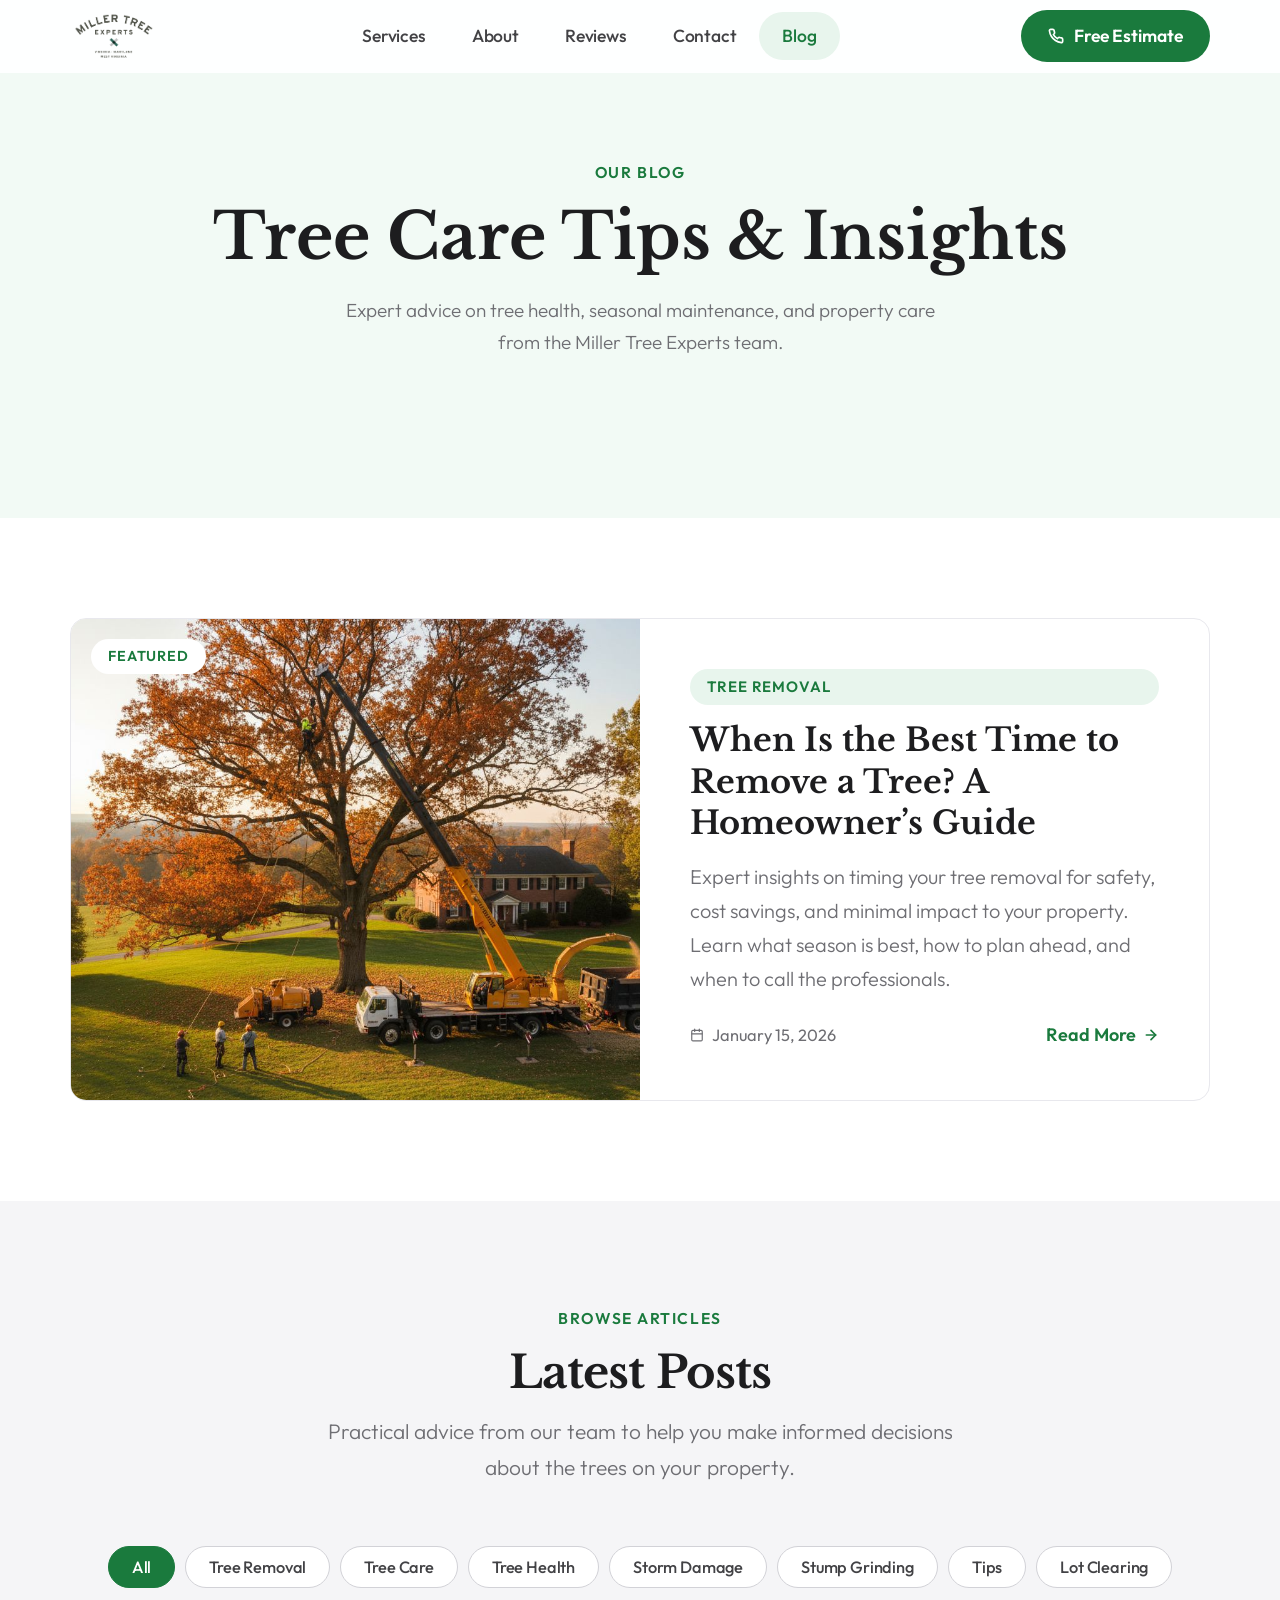
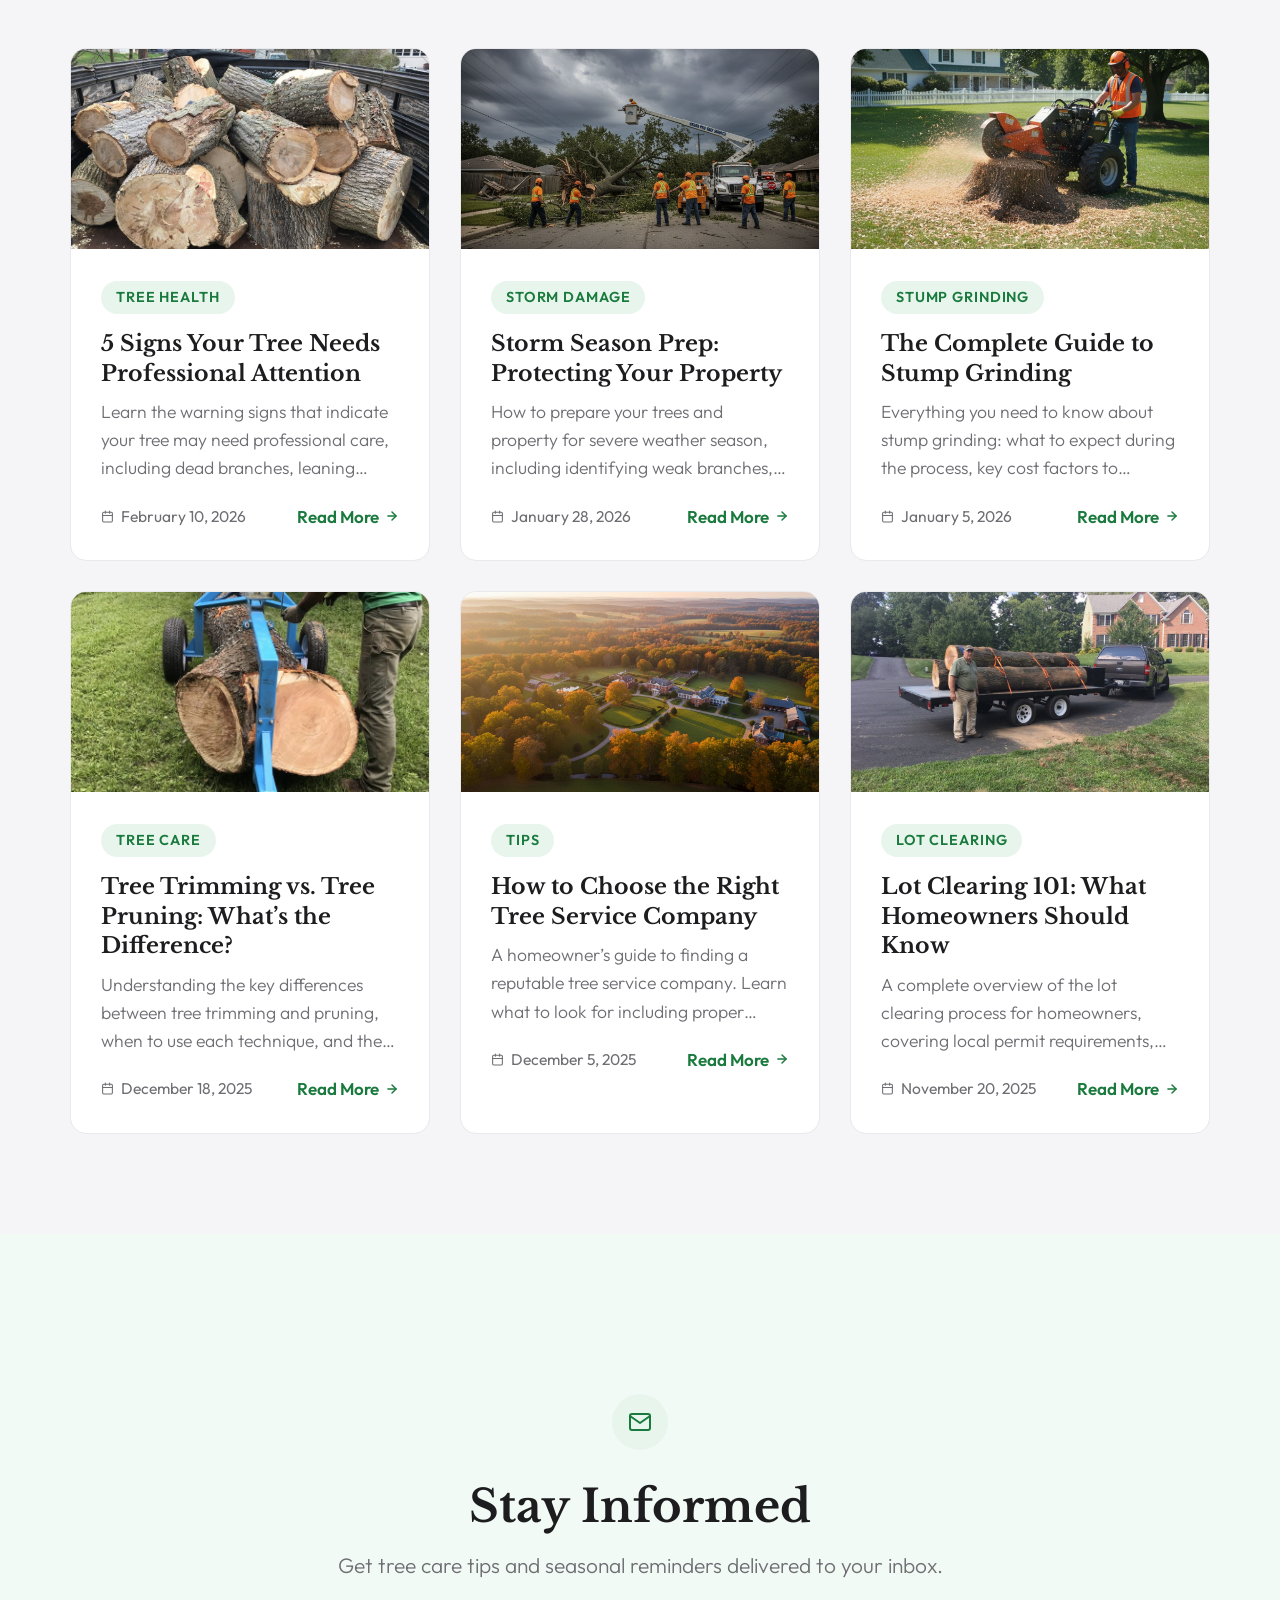
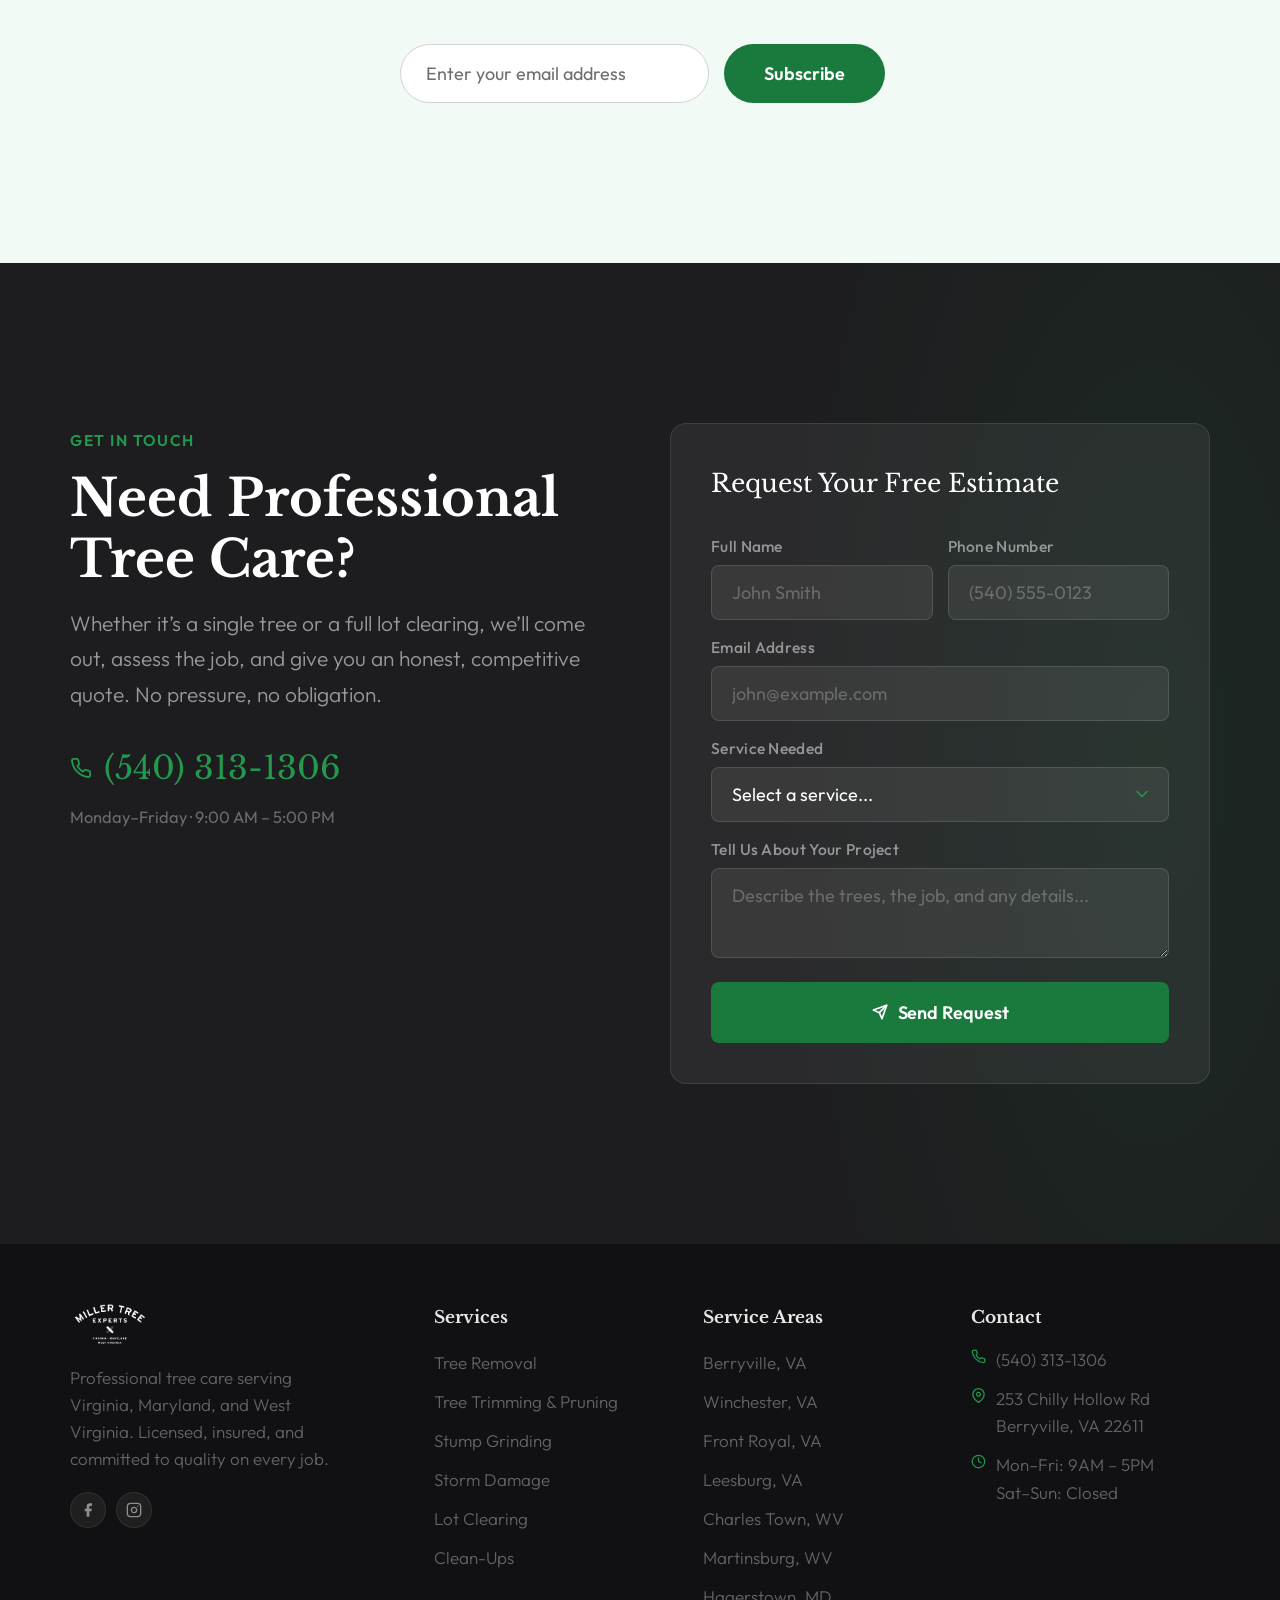
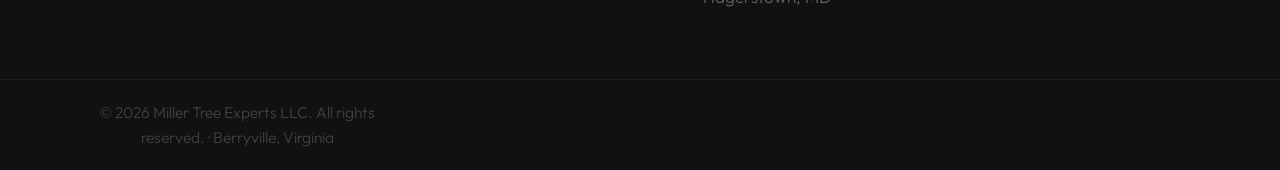
<file: prototype/blog.html>
<!DOCTYPE html>
<html lang="en">
<head>
    <meta charset="UTF-8">
    <meta name="viewport" content="width=device-width, initial-scale=1.0">
    <title>Tree Care Blog & Tips | Miller Tree Experts | Berryville VA</title>
    <meta name="description" content="Expert tree care tips, seasonal maintenance advice, and property care insights from the Miller Tree Experts team in Berryville, VA. Learn about tree health, removal, pruning, and more.">
    <meta name="keywords" content="tree care tips, tree removal guide, tree trimming advice, stump grinding, storm damage preparation, lot clearing, arborist blog, Berryville VA">
    <meta property="og:title" content="Tree Care Blog & Tips | Miller Tree Experts | Berryville VA">
    <meta property="og:description" content="Expert tree care tips, seasonal maintenance advice, and property care insights from the Miller Tree Experts team.">
    <meta property="og:type" content="website">
    <meta property="og:url" content="https://millertreeexperts.com/blog">
    <meta property="og:image" content="https://millertreeexperts.com/og-image.jpg">
    <meta name="twitter:card" content="summary_large_image">
    <link rel="canonical" href="https://millertreeexperts.com/blog">

    <link rel="preconnect" href="https://fonts.googleapis.com">
    <link rel="preconnect" href="https://fonts.gstatic.com" crossorigin>
    <link href="https://fonts.googleapis.com/css2?family=Libre+Baskerville:ital,wght@0,400;0,700;1,400&family=Outfit:wght@300;400;500;600;700&display=swap" rel="stylesheet">

    <script type="application/ld+json">
    {
        "@context": "https://schema.org",
        "@type": "Blog",
        "name": "Miller Tree Experts Blog",
        "description": "Expert tree care tips, seasonal maintenance advice, and property care insights.",
        "url": "https://millertreeexperts.com/blog",
        "publisher": {
            "@type": "LocalBusiness",
            "name": "Miller Tree Experts LLC",
            "url": "https://millertreeexperts.com",
            "telephone": "(540) 313-1306",
            "address": {
                "@type": "PostalAddress",
                "streetAddress": "253 Chilly Hollow Rd",
                "addressLocality": "Berryville",
                "addressRegion": "VA",
                "postalCode": "22611",
                "addressCountry": "US"
            }
        },
        "blogPost": [
            {
                "@type": "BlogPosting",
                "headline": "When Is the Best Time to Remove a Tree? A Homeowner's Guide",
                "datePublished": "2026-01-15",
                "description": "Expert insights on timing your tree removal for safety, cost savings, and minimal impact to your property.",
                "author": {
                    "@type": "Organization",
                    "name": "Miller Tree Experts LLC"
                }
            },
            {
                "@type": "BlogPosting",
                "headline": "5 Signs Your Tree Needs Professional Attention",
                "datePublished": "2026-02-10",
                "description": "Learn the warning signs that indicate your tree may need professional care, from dead branches and leaning trunks to bark damage and canopy thinning.",
                "author": {
                    "@type": "Organization",
                    "name": "Miller Tree Experts LLC"
                }
            },
            {
                "@type": "BlogPosting",
                "headline": "Storm Season Prep: Protecting Your Property",
                "datePublished": "2026-01-28",
                "description": "How to prepare your trees and property for severe weather season, including identifying weak branches and creating an emergency plan.",
                "author": {
                    "@type": "Organization",
                    "name": "Miller Tree Experts LLC"
                }
            },
            {
                "@type": "BlogPosting",
                "headline": "The Complete Guide to Stump Grinding",
                "datePublished": "2026-01-05",
                "description": "Everything you need to know about stump grinding: the process, cost factors, and aftercare tips.",
                "author": {
                    "@type": "Organization",
                    "name": "Miller Tree Experts LLC"
                }
            },
            {
                "@type": "BlogPosting",
                "headline": "Tree Trimming vs. Tree Pruning: What's the Difference?",
                "datePublished": "2025-12-18",
                "description": "Understanding the key differences between tree trimming and pruning, when to use each technique, and the benefits for your trees.",
                "author": {
                    "@type": "Organization",
                    "name": "Miller Tree Experts LLC"
                }
            },
            {
                "@type": "BlogPosting",
                "headline": "How to Choose the Right Tree Service Company",
                "datePublished": "2025-12-05",
                "description": "A guide to finding a reputable tree service company: what to look for including licensing, insurance, reviews, and estimates.",
                "author": {
                    "@type": "Organization",
                    "name": "Miller Tree Experts LLC"
                }
            },
            {
                "@type": "BlogPosting",
                "headline": "Lot Clearing 101: What Homeowners Should Know",
                "datePublished": "2025-11-20",
                "description": "A complete overview of the lot clearing process for homeowners, including permits, costs, and timeline expectations.",
                "author": {
                    "@type": "Organization",
                    "name": "Miller Tree Experts LLC"
                }
            }
        ]
    }
    </script>

    <link rel="stylesheet" href="css/global.css">

    <!-- Page CSS -->
    <link rel="stylesheet" href="css/pages/blog.css">
</head>

<body>

    <!-- NAV -->
    <header class="nav" role="banner">
        <div class="container">
            <a href="index-v2.html" class="nav__logo" aria-label="Miller Tree Experts - Home">
                <img src="images/miller-tree-logo.png" alt="Miller Tree Experts LLC logo" width="140" height="44">
            </a>
            <nav class="nav__links" aria-label="Main navigation">
                <a href="services.html">Services</a>
                <a href="about.html">About</a>
                <a href="reviews.html">Reviews</a>
                <a href="contact.html">Contact</a>
                <a href="blog.html" class="active">Blog</a>
            </nav>
            <div class="nav__cta">
                <a href="contact.html">
                    <svg viewBox="0 0 24 24" fill="none" stroke="currentColor" stroke-width="2.5" stroke-linecap="round" stroke-linejoin="round"><path d="M22 16.92v3a2 2 0 01-2.18 2 19.79 19.79 0 01-8.63-3.07 19.5 19.5 0 01-6-6 19.79 19.79 0 01-3.07-8.67A2 2 0 014.11 2h3a2 2 0 012 1.72c.127.96.361 1.903.7 2.81a2 2 0 01-.45 2.11L8.09 9.91a16 16 0 006 6l1.27-1.27a2 2 0 012.11-.45c.907.339 1.85.573 2.81.7A2 2 0 0122 16.92z"/></svg>
                    Free Estimate
                </a>
            </div>
            <button class="nav__toggle" aria-label="Toggle menu" aria-expanded="false">
                <span></span>
            </button>
        </div>
        <nav class="nav__mobile" aria-label="Mobile navigation">
            <div class="nav__mobile-inner">
                <a href="services.html">Services</a>
                <a href="about.html">About</a>
                <a href="reviews.html">Reviews</a>
                <a href="contact.html">Contact</a>
                <a href="blog.html" class="active">Blog</a>
                <a href="tel:5403131306" class="nav__mobile-phone">
                    <svg viewBox="0 0 24 24" fill="none" stroke="currentColor" stroke-width="2.5" stroke-linecap="round" stroke-linejoin="round" width="16" height="16"><path d="M22 16.92v3a2 2 0 01-2.18 2 19.79 19.79 0 01-8.63-3.07 19.5 19.5 0 01-6-6 19.79 19.79 0 01-3.07-8.67A2 2 0 014.11 2h3a2 2 0 012 1.72c.127.96.361 1.903.7 2.81a2 2 0 01-.45 2.11L8.09 9.91a16 16 0 006 6l1.27-1.27a2 2 0 012.11-.45c.907.339 1.85.573 2.81.7A2 2 0 0122 16.92z"/></svg>
                    (540) 313-1306
                </a>
            </div>
        </nav>
    </header>

    <main>

        <!-- PAGE HERO -->
        <section class="page-hero" aria-labelledby="blog-title">
            <div class="container reveal">
                <div class="section__eyebrow">Our Blog</div>
                <h1 id="blog-title" class="page-hero__title">Tree Care Tips &amp; Insights</h1>
                <p class="page-hero__subtitle">Expert advice on tree health, seasonal maintenance, and property care from the Miller Tree Experts team.</p>
            </div>
        </section>

        <!-- FEATURED POST -->
        <section class="featured" aria-labelledby="featured-title">
            <div class="container">
                <a href="blog-post.html" class="featured__card reveal" aria-label="Read featured post: When Is the Best Time to Remove a Tree?">
                    <div class="featured__image">
                        <img src="images/generated/hero-bg.jpg" alt="Professional tree removal on a residential property" loading="lazy">
                        <div class="featured__image-overlay">
                            <span class="featured__badge featured__badge--highlight">Featured</span>
                        </div>
                    </div>
                    <div class="featured__body">
                        <span class="featured__category">Tree Removal</span>
                        <h2 id="featured-title" class="featured__title">When Is the Best Time to Remove a Tree? A Homeowner&rsquo;s Guide</h2>
                        <p class="featured__excerpt">Expert insights on timing your tree removal for safety, cost savings, and minimal impact to your property. Learn what season is best, how to plan ahead, and when to call the professionals.</p>
                        <div class="featured__meta">
                            <span class="featured__date">
                                <svg viewBox="0 0 24 24" fill="none" stroke="currentColor" stroke-width="2" stroke-linecap="round" stroke-linejoin="round"><rect x="3" y="4" width="18" height="18" rx="2" ry="2"/><line x1="16" y1="2" x2="16" y2="6"/><line x1="8" y1="2" x2="8" y2="6"/><line x1="3" y1="10" x2="21" y2="10"/></svg>
                                January 15, 2026
                            </span>
                            <span class="featured__link">
                                Read More <svg viewBox="0 0 24 24" fill="none" stroke="currentColor" stroke-width="2.5" stroke-linecap="round" stroke-linejoin="round"><line x1="5" y1="12" x2="19" y2="12"/><polyline points="12 5 19 12 12 19"/></svg>
                            </span>
                        </div>
                    </div>
                </a>
            </div>
        </section>

        <!-- BLOG GRID -->
        <section class="section section--gray" aria-labelledby="posts-title">
            <div class="container">
                <div class="section__header reveal">
                    <div class="section__eyebrow">Browse Articles</div>
                    <h2 id="posts-title" class="section__title">Latest Posts</h2>
                    <p class="section__desc">Practical advice from our team to help you make informed decisions about the trees on your property.</p>
                </div>

                <!-- Category Filter Bar -->
                <div class="filter-bar reveal" role="navigation" aria-label="Blog category filters">
                    <button class="filter-btn active" data-filter="all">All</button>
                    <button class="filter-btn" data-filter="tree-removal">Tree Removal</button>
                    <button class="filter-btn" data-filter="tree-care">Tree Care</button>
                    <button class="filter-btn" data-filter="tree-health">Tree Health</button>
                    <button class="filter-btn" data-filter="storm-damage">Storm Damage</button>
                    <button class="filter-btn" data-filter="stump-grinding">Stump Grinding</button>
                    <button class="filter-btn" data-filter="tips">Tips</button>
                    <button class="filter-btn" data-filter="lot-clearing">Lot Clearing</button>
                </div>

                <!-- Blog Cards Grid -->
                <div class="blog-grid">

                    <!-- Card 1 -->
                    <article class="blog-card reveal reveal-d1" data-category="tree-health">
                        <a href="blog-post.html" aria-label="Read: 5 Signs Your Tree Needs Professional Attention">
                            <div class="blog-card__image">
                                <img src="images/yelp-tree-service-1.jpg" alt="Arborist inspecting a tree for signs of damage" loading="lazy">
                            </div>
                        </a>
                        <div class="blog-card__body">
                            <span class="blog-card__category">Tree Health</span>
                            <h3 class="blog-card__title"><a href="blog-post.html">5 Signs Your Tree Needs Professional Attention</a></h3>
                            <p class="blog-card__excerpt">Learn the warning signs that indicate your tree may need professional care, including dead branches, leaning trunks, bark damage, root issues, and canopy thinning.</p>
                            <div class="blog-card__footer">
                                <span class="blog-card__date">
                                    <svg viewBox="0 0 24 24" fill="none" stroke="currentColor" stroke-width="2" stroke-linecap="round" stroke-linejoin="round"><rect x="3" y="4" width="18" height="18" rx="2" ry="2"/><line x1="16" y1="2" x2="16" y2="6"/><line x1="8" y1="2" x2="8" y2="6"/><line x1="3" y1="10" x2="21" y2="10"/></svg>
                                    February 10, 2026
                                </span>
                                <a href="blog-post.html" class="blog-card__link">
                                    Read More <svg viewBox="0 0 24 24" fill="none" stroke="currentColor" stroke-width="2.5" stroke-linecap="round" stroke-linejoin="round"><line x1="5" y1="12" x2="19" y2="12"/><polyline points="12 5 19 12 12 19"/></svg>
                                </a>
                            </div>
                        </div>
                    </article>

                    <!-- Card 2 -->
                    <article class="blog-card reveal reveal-d2" data-category="storm-damage">
                        <a href="blog-post.html" aria-label="Read: Storm Season Prep: Protecting Your Property">
                            <div class="blog-card__image">
                                <img src="images/generated/storm-damage.jpg" alt="Storm-damaged tree fallen across a yard" loading="lazy">
                            </div>
                        </a>
                        <div class="blog-card__body">
                            <span class="blog-card__category">Storm Damage</span>
                            <h3 class="blog-card__title"><a href="blog-post.html">Storm Season Prep: Protecting Your Property</a></h3>
                            <p class="blog-card__excerpt">How to prepare your trees and property for severe weather season, including identifying weak branches, assessing tree stability, and creating an emergency response plan.</p>
                            <div class="blog-card__footer">
                                <span class="blog-card__date">
                                    <svg viewBox="0 0 24 24" fill="none" stroke="currentColor" stroke-width="2" stroke-linecap="round" stroke-linejoin="round"><rect x="3" y="4" width="18" height="18" rx="2" ry="2"/><line x1="16" y1="2" x2="16" y2="6"/><line x1="8" y1="2" x2="8" y2="6"/><line x1="3" y1="10" x2="21" y2="10"/></svg>
                                    January 28, 2026
                                </span>
                                <a href="blog-post.html" class="blog-card__link">
                                    Read More <svg viewBox="0 0 24 24" fill="none" stroke="currentColor" stroke-width="2.5" stroke-linecap="round" stroke-linejoin="round"><line x1="5" y1="12" x2="19" y2="12"/><polyline points="12 5 19 12 12 19"/></svg>
                                </a>
                            </div>
                        </div>
                    </article>

                    <!-- Card 3 -->
                    <article class="blog-card reveal reveal-d3" data-category="stump-grinding">
                        <a href="blog-post.html" aria-label="Read: The Complete Guide to Stump Grinding">
                            <div class="blog-card__image">
                                <img src="images/generated/stump-grinding.jpg" alt="Stump grinding machine removing a tree stump" loading="lazy">
                            </div>
                        </a>
                        <div class="blog-card__body">
                            <span class="blog-card__category">Stump Grinding</span>
                            <h3 class="blog-card__title"><a href="blog-post.html">The Complete Guide to Stump Grinding</a></h3>
                            <p class="blog-card__excerpt">Everything you need to know about stump grinding: what to expect during the process, key cost factors to consider, and essential aftercare tips for your yard.</p>
                            <div class="blog-card__footer">
                                <span class="blog-card__date">
                                    <svg viewBox="0 0 24 24" fill="none" stroke="currentColor" stroke-width="2" stroke-linecap="round" stroke-linejoin="round"><rect x="3" y="4" width="18" height="18" rx="2" ry="2"/><line x1="16" y1="2" x2="16" y2="6"/><line x1="8" y1="2" x2="8" y2="6"/><line x1="3" y1="10" x2="21" y2="10"/></svg>
                                    January 5, 2026
                                </span>
                                <a href="blog-post.html" class="blog-card__link">
                                    Read More <svg viewBox="0 0 24 24" fill="none" stroke="currentColor" stroke-width="2.5" stroke-linecap="round" stroke-linejoin="round"><line x1="5" y1="12" x2="19" y2="12"/><polyline points="12 5 19 12 12 19"/></svg>
                                </a>
                            </div>
                        </div>
                    </article>

                    <!-- Card 4 -->
                    <article class="blog-card reveal reveal-d4" data-category="tree-care">
                        <a href="blog-post.html" aria-label="Read: Tree Trimming vs. Tree Pruning: What's the Difference?">
                            <div class="blog-card__image">
                                <img src="images/yelp-tree-service-3.jpg" alt="Professional tree trimming and pruning work" loading="lazy">
                            </div>
                        </a>
                        <div class="blog-card__body">
                            <span class="blog-card__category">Tree Care</span>
                            <h3 class="blog-card__title"><a href="blog-post.html">Tree Trimming vs. Tree Pruning: What&rsquo;s the Difference?</a></h3>
                            <p class="blog-card__excerpt">Understanding the key differences between tree trimming and pruning, when to use each technique, and the unique benefits each approach offers for your trees and property.</p>
                            <div class="blog-card__footer">
                                <span class="blog-card__date">
                                    <svg viewBox="0 0 24 24" fill="none" stroke="currentColor" stroke-width="2" stroke-linecap="round" stroke-linejoin="round"><rect x="3" y="4" width="18" height="18" rx="2" ry="2"/><line x1="16" y1="2" x2="16" y2="6"/><line x1="8" y1="2" x2="8" y2="6"/><line x1="3" y1="10" x2="21" y2="10"/></svg>
                                    December 18, 2025
                                </span>
                                <a href="blog-post.html" class="blog-card__link">
                                    Read More <svg viewBox="0 0 24 24" fill="none" stroke="currentColor" stroke-width="2.5" stroke-linecap="round" stroke-linejoin="round"><line x1="5" y1="12" x2="19" y2="12"/><polyline points="12 5 19 12 12 19"/></svg>
                                </a>
                            </div>
                        </div>
                    </article>

                    <!-- Card 5 -->
                    <article class="blog-card reveal reveal-d5" data-category="tips">
                        <a href="blog-post.html" aria-label="Read: How to Choose the Right Tree Service Company">
                            <div class="blog-card__image">
                                <img src="images/generated/property-trees.jpg" alt="Beautiful property with well-maintained trees" loading="lazy">
                            </div>
                        </a>
                        <div class="blog-card__body">
                            <span class="blog-card__category">Tips</span>
                            <h3 class="blog-card__title"><a href="blog-post.html">How to Choose the Right Tree Service Company</a></h3>
                            <p class="blog-card__excerpt">A homeowner&rsquo;s guide to finding a reputable tree service company. Learn what to look for including proper licensing, insurance coverage, customer reviews, and transparent estimates.</p>
                            <div class="blog-card__footer">
                                <span class="blog-card__date">
                                    <svg viewBox="0 0 24 24" fill="none" stroke="currentColor" stroke-width="2" stroke-linecap="round" stroke-linejoin="round"><rect x="3" y="4" width="18" height="18" rx="2" ry="2"/><line x1="16" y1="2" x2="16" y2="6"/><line x1="8" y1="2" x2="8" y2="6"/><line x1="3" y1="10" x2="21" y2="10"/></svg>
                                    December 5, 2025
                                </span>
                                <a href="blog-post.html" class="blog-card__link">
                                    Read More <svg viewBox="0 0 24 24" fill="none" stroke="currentColor" stroke-width="2.5" stroke-linecap="round" stroke-linejoin="round"><line x1="5" y1="12" x2="19" y2="12"/><polyline points="12 5 19 12 12 19"/></svg>
                                </a>
                            </div>
                        </div>
                    </article>

                    <!-- Card 6 -->
                    <article class="blog-card reveal reveal-d6" data-category="lot-clearing">
                        <a href="blog-post.html" aria-label="Read: Lot Clearing 101: What Homeowners Should Know">
                            <div class="blog-card__image">
                                <img src="images/yelp-tree-service-7.jpg" alt="Lot clearing and land preparation project" loading="lazy">
                            </div>
                        </a>
                        <div class="blog-card__body">
                            <span class="blog-card__category">Lot Clearing</span>
                            <h3 class="blog-card__title"><a href="blog-post.html">Lot Clearing 101: What Homeowners Should Know</a></h3>
                            <p class="blog-card__excerpt">A complete overview of the lot clearing process for homeowners, covering local permit requirements, typical cost ranges, project timelines, and what to expect every step of the way.</p>
                            <div class="blog-card__footer">
                                <span class="blog-card__date">
                                    <svg viewBox="0 0 24 24" fill="none" stroke="currentColor" stroke-width="2" stroke-linecap="round" stroke-linejoin="round"><rect x="3" y="4" width="18" height="18" rx="2" ry="2"/><line x1="16" y1="2" x2="16" y2="6"/><line x1="8" y1="2" x2="8" y2="6"/><line x1="3" y1="10" x2="21" y2="10"/></svg>
                                    November 20, 2025
                                </span>
                                <a href="blog-post.html" class="blog-card__link">
                                    Read More <svg viewBox="0 0 24 24" fill="none" stroke="currentColor" stroke-width="2.5" stroke-linecap="round" stroke-linejoin="round"><line x1="5" y1="12" x2="19" y2="12"/><polyline points="12 5 19 12 12 19"/></svg>
                                </a>
                            </div>
                        </div>
                    </article>

                    <!-- No results message -->
                    <div class="blog-grid__empty" role="status" aria-live="polite">
                        <p>No posts found in this category. Try selecting a different filter.</p>
                    </div>

                </div>
            </div>
        </section>

        <!-- NEWSLETTER CTA -->
        <section class="newsletter" aria-labelledby="newsletter-title">
            <div class="container reveal">
                <div class="newsletter__icon">
                    <svg viewBox="0 0 24 24" fill="none" stroke="currentColor" stroke-width="2" stroke-linecap="round" stroke-linejoin="round"><path d="M4 4h16c1.1 0 2 .9 2 2v12c0 1.1-.9 2-2 2H4c-1.1 0-2-.9-2-2V6c0-1.1.9-2 2-2z"/><polyline points="22,6 12,13 2,6"/></svg>
                </div>
                <h2 id="newsletter-title" class="newsletter__title">Stay Informed</h2>
                <p class="newsletter__desc">Get tree care tips and seasonal reminders delivered to your inbox.</p>
                <form class="newsletter__form" aria-label="Newsletter signup form">
                    <input type="email" class="newsletter__input" placeholder="Enter your email address" aria-label="Email address" required>
                    <button type="submit" class="newsletter__btn">Subscribe</button>
                </form>
            </div>
        </section>

        <!-- BOTTOM CTA -->
        <section class="cta" aria-labelledby="cta-title">
            <div class="container">
                <div class="reveal">
                    <div class="section__eyebrow" style="color: var(--green-light);">Get In Touch</div>
                    <h2 id="cta-title" class="cta__title">Need Professional Tree Care?</h2>
                    <p class="cta__text">Whether it&rsquo;s a single tree or a full lot clearing, we&rsquo;ll come out, assess the job, and give you an honest, competitive quote. No pressure, no obligation.</p>
                    <a href="tel:5403131306" class="cta__phone">
                        <svg viewBox="0 0 24 24" fill="none" stroke="currentColor" stroke-width="2" stroke-linecap="round" stroke-linejoin="round"><path d="M22 16.92v3a2 2 0 01-2.18 2 19.79 19.79 0 01-8.63-3.07 19.5 19.5 0 01-6-6 19.79 19.79 0 01-3.07-8.67A2 2 0 014.11 2h3a2 2 0 012 1.72c.127.96.361 1.903.7 2.81a2 2 0 01-.45 2.11L8.09 9.91a16 16 0 006 6l1.27-1.27a2 2 0 012.11-.45c.907.339 1.85.573 2.81.7A2 2 0 0122 16.92z"/></svg>
                        (540) 313-1306
                    </a>
                    <div class="cta__hours">Monday&ndash;Friday &middot; 9:00 AM &ndash; 5:00 PM</div>
                </div>

                <div class="cta__form reveal">
                    <div class="cta__form-title">Request Your Free Estimate</div>
                    <form action="#" method="POST" aria-label="Free estimate request form">
                        <div class="form-row">
                            <div class="form-group">
                                <label for="name">Full Name</label>
                                <input type="text" id="name" name="name" placeholder="John Smith" required>
                            </div>
                            <div class="form-group">
                                <label for="phone">Phone Number</label>
                                <input type="tel" id="phone" name="phone" placeholder="(540) 555-0123" required>
                            </div>
                        </div>
                        <div class="form-group">
                            <label for="email">Email Address</label>
                            <input type="email" id="email" name="email" placeholder="john@example.com">
                        </div>
                        <div class="form-group">
                            <label for="service">Service Needed</label>
                            <select id="service" name="service" required>
                                <option value="" disabled selected>Select a service...</option>
                                <option value="tree-removal">Tree Removal</option>
                                <option value="tree-trimming">Tree Trimming &amp; Pruning</option>
                                <option value="stump-grinding">Stump Grinding</option>
                                <option value="storm-damage">Storm Damage &amp; Emergency</option>
                                <option value="lot-clearing">Lot Clearing</option>
                                <option value="clean-up">Clean-Up</option>
                                <option value="other">Other</option>
                            </select>
                        </div>
                        <div class="form-group">
                            <label for="message">Tell Us About Your Project</label>
                            <textarea id="message" name="message" placeholder="Describe the trees, the job, and any details..."></textarea>
                        </div>
                        <button type="submit" class="btn btn--primary">
                            <svg viewBox="0 0 24 24" fill="none" stroke="currentColor" stroke-width="2.5" stroke-linecap="round" stroke-linejoin="round"><line x1="22" y1="2" x2="11" y2="13"/><polygon points="22 2 15 22 11 13 2 9 22 2"/></svg>
                            Send Request
                        </button>
                    </form>
                </div>
            </div>
        </section>

    </main>

    <!-- FOOTER -->
    <footer class="footer" role="contentinfo">
        <div class="container">
            <div class="footer__brand">
                <img src="images/miller-tree-logo.png" alt="Miller Tree Experts LLC" width="140" height="44">
                <p class="footer__brand-text">Professional tree care serving Virginia, Maryland, and West Virginia. Licensed, insured, and committed to quality on every job.</p>
                <div class="footer__social">
                    <a href="https://www.facebook.com/millertreeexpert/" target="_blank" rel="noopener noreferrer" aria-label="Follow us on Facebook">
                        <svg viewBox="0 0 24 24" fill="currentColor"><path d="M18 2h-3a5 5 0 00-5 5v3H7v4h3v8h4v-8h3l1-4h-4V7a1 1 0 011-1h3z"/></svg>
                    </a>
                    <a href="https://www.instagram.com/millertreeexperts/" target="_blank" rel="noopener noreferrer" aria-label="Follow us on Instagram">
                        <svg viewBox="0 0 24 24" fill="none" stroke="currentColor" stroke-width="2" stroke-linecap="round" stroke-linejoin="round"><rect x="2" y="2" width="20" height="20" rx="5" ry="5"/><path d="M16 11.37A4 4 0 1112.63 8 4 4 0 0116 11.37z"/><line x1="17.5" y1="6.5" x2="17.51" y2="6.5"/></svg>
                    </a>
                </div>
            </div>

            <div class="footer__col">
                <h3 class="footer__col-title">Services</h3>
                <ul>
                    <li><a href="tree-removal.html">Tree Removal</a></li>
                    <li><a href="tree-trimming.html">Tree Trimming &amp; Pruning</a></li>
                    <li><a href="stump-grinding.html">Stump Grinding</a></li>
                    <li><a href="storm-damage.html">Storm Damage</a></li>
                    <li><a href="lot-clearing.html">Lot Clearing</a></li>
                    <li><a href="clean-ups.html">Clean-Ups</a></li>
                </ul>
            </div>

            <div class="footer__col">
                <h3 class="footer__col-title">Service Areas</h3>
                <ul>
                    <li><a href="index-v2.html#areas">Berryville, VA</a></li>
                    <li><a href="index-v2.html#areas">Winchester, VA</a></li>
                    <li><a href="index-v2.html#areas">Front Royal, VA</a></li>
                    <li><a href="index-v2.html#areas">Leesburg, VA</a></li>
                    <li><a href="index-v2.html#areas">Charles Town, WV</a></li>
                    <li><a href="index-v2.html#areas">Martinsburg, WV</a></li>
                    <li><a href="index-v2.html#areas">Hagerstown, MD</a></li>
                </ul>
            </div>

            <div class="footer__col">
                <h3 class="footer__col-title">Contact</h3>
                <div class="footer__contact-item">
                    <svg viewBox="0 0 24 24" fill="none" stroke="currentColor" stroke-width="2" stroke-linecap="round" stroke-linejoin="round"><path d="M22 16.92v3a2 2 0 01-2.18 2 19.79 19.79 0 01-8.63-3.07 19.5 19.5 0 01-6-6 19.79 19.79 0 01-3.07-8.67A2 2 0 014.11 2h3a2 2 0 012 1.72c.127.96.361 1.903.7 2.81a2 2 0 01-.45 2.11L8.09 9.91a16 16 0 006 6l1.27-1.27a2 2 0 012.11-.45c.907.339 1.85.573 2.81.7A2 2 0 0122 16.92z"/></svg>
                    <a href="tel:5403131306">(540) 313-1306</a>
                </div>
                <div class="footer__contact-item">
                    <svg viewBox="0 0 24 24" fill="none" stroke="currentColor" stroke-width="2" stroke-linecap="round" stroke-linejoin="round"><path d="M21 10c0 7-9 13-9 13s-9-6-9-13a9 9 0 0118 0z"/><circle cx="12" cy="10" r="3"/></svg>
                    <span>253 Chilly Hollow Rd<br>Berryville, VA 22611</span>
                </div>
                <div class="footer__contact-item">
                    <svg viewBox="0 0 24 24" fill="none" stroke="currentColor" stroke-width="2" stroke-linecap="round" stroke-linejoin="round"><circle cx="12" cy="12" r="10"/><polyline points="12 6 12 12 16 14"/></svg>
                    <span>Mon&ndash;Fri: 9AM &ndash; 5PM<br>Sat&ndash;Sun: Closed</span>
                </div>
            </div>
        </div>

        <div class="footer__bottom">
            <div class="container">
                &copy; 2026 Miller Tree Experts LLC. All rights reserved. &middot; Berryville, Virginia
            </div>
        </div>
    </footer>

    <script>
        // ========================================
        // SCROLL REVEAL
        // ========================================
        const revealEls = document.querySelectorAll('.reveal');
        const observer = new IntersectionObserver((entries) => {
            entries.forEach(entry => {
                if (entry.isIntersecting) {
                    entry.target.classList.add('visible');
                    observer.unobserve(entry.target);
                }
            });
        }, { threshold: 0.08, rootMargin: '0px 0px -30px 0px' });
        revealEls.forEach(el => observer.observe(el));

        // ========================================
        // STICKY NAV
        // ========================================
        const nav = document.querySelector('.nav');
        window.addEventListener('scroll', () => {
            nav.classList.toggle('scrolled', window.scrollY > 20);
        }, { passive: true });

        // ========================================
        // MOBILE NAV
        // ========================================
        const toggle = document.querySelector('.nav__toggle');
        const mobileNav = document.querySelector('.nav__mobile');
        toggle.addEventListener('click', () => {
            const isOpen = mobileNav.classList.toggle('open');
            toggle.classList.toggle('active');
            toggle.setAttribute('aria-expanded', isOpen);
        });
        mobileNav.querySelectorAll('a').forEach(link => {
            link.addEventListener('click', () => {
                mobileNav.classList.remove('open');
                toggle.classList.remove('active');
                toggle.setAttribute('aria-expanded', 'false');
            });
        });
        document.addEventListener('click', (e) => {
            if (!e.target.closest('.nav') && mobileNav.classList.contains('open')) {
                mobileNav.classList.remove('open');
                toggle.classList.remove('active');
                toggle.setAttribute('aria-expanded', 'false');
            }
        });

        // ========================================
        // CATEGORY FILTER
        // ========================================
        const filterBtns = document.querySelectorAll('.filter-btn');
        const blogCards = document.querySelectorAll('.blog-card');
        const emptyMsg = document.querySelector('.blog-grid__empty');

        filterBtns.forEach(btn => {
            btn.addEventListener('click', () => {
                // Update active button
                filterBtns.forEach(b => b.classList.remove('active'));
                btn.classList.add('active');

                const filter = btn.getAttribute('data-filter');
                let visibleCount = 0;

                blogCards.forEach(card => {
                    const category = card.getAttribute('data-category');
                    if (filter === 'all' || category === filter) {
                        card.style.display = '';
                        visibleCount++;
                    } else {
                        card.style.display = 'none';
                    }
                });

                // Show/hide empty message
                if (visibleCount === 0) {
                    emptyMsg.classList.add('show');
                } else {
                    emptyMsg.classList.remove('show');
                }
            });
        });
    </script>

</body>
</html>
</file>
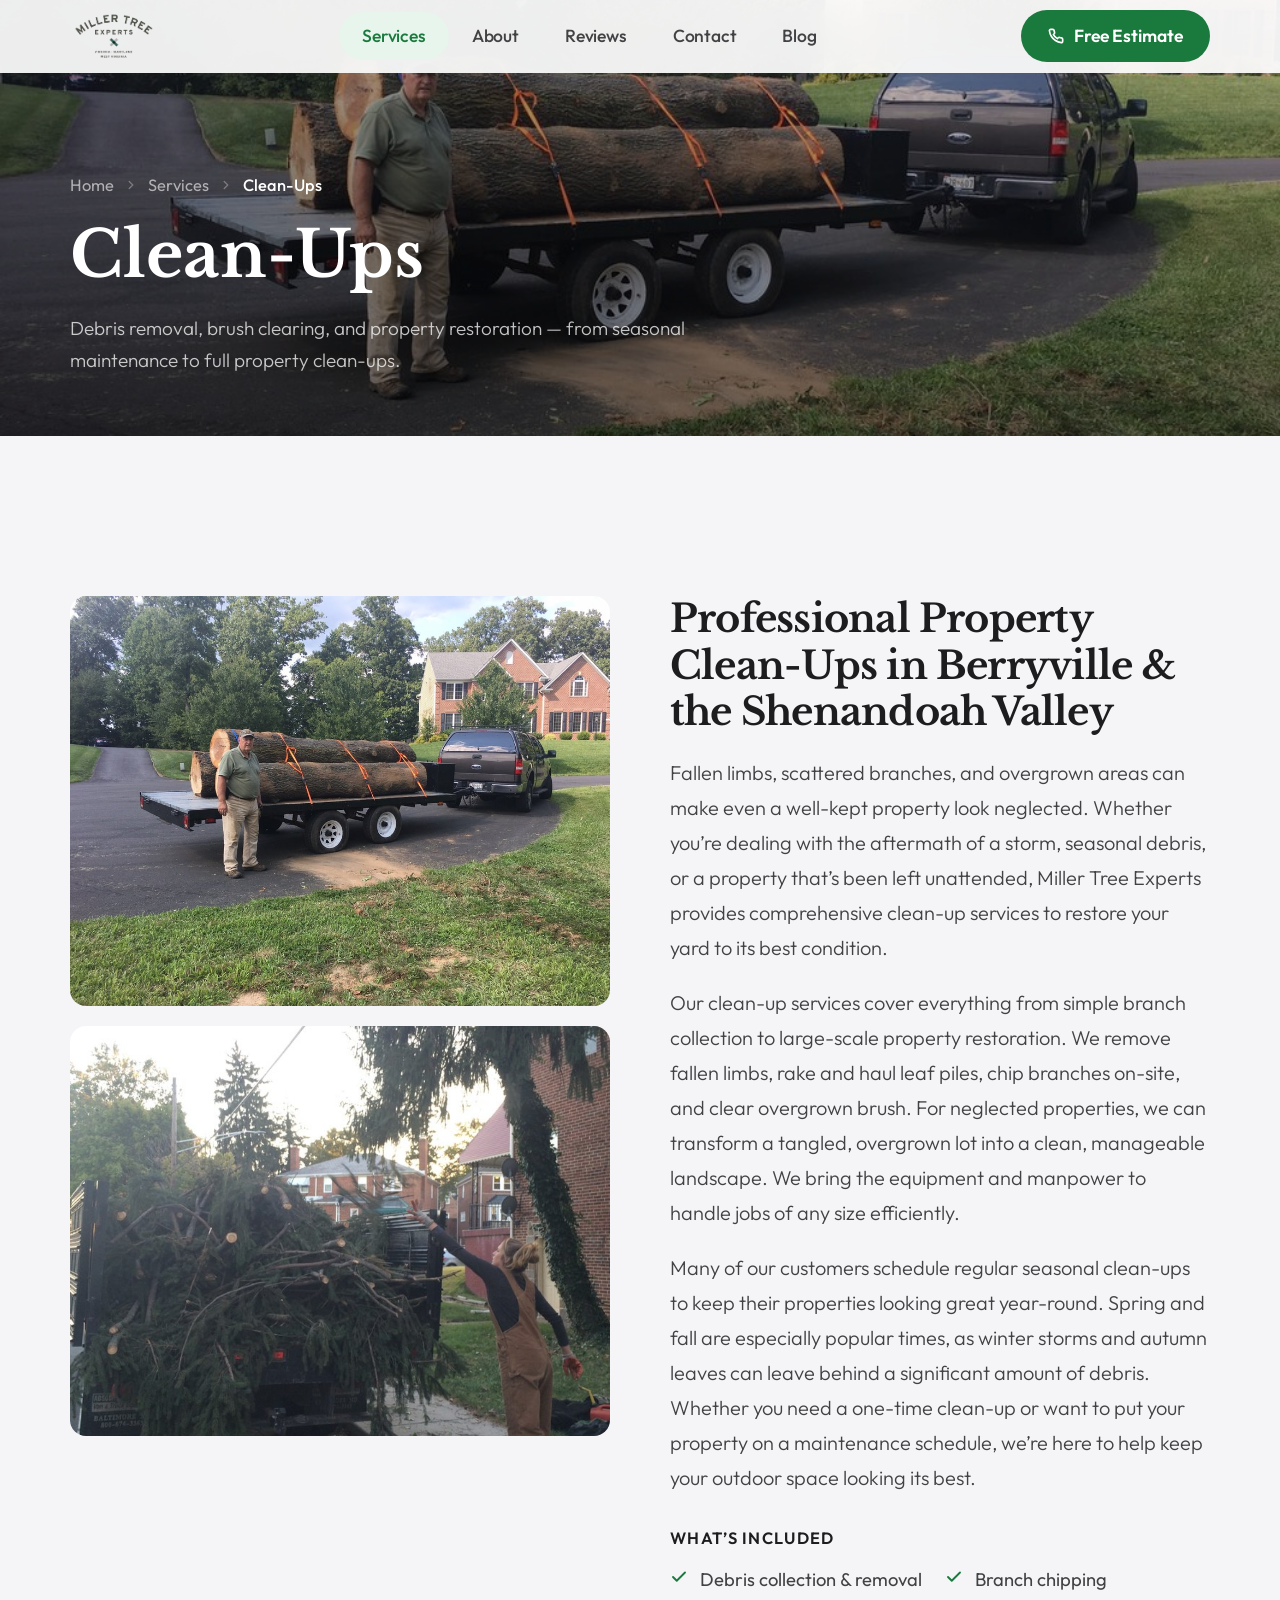
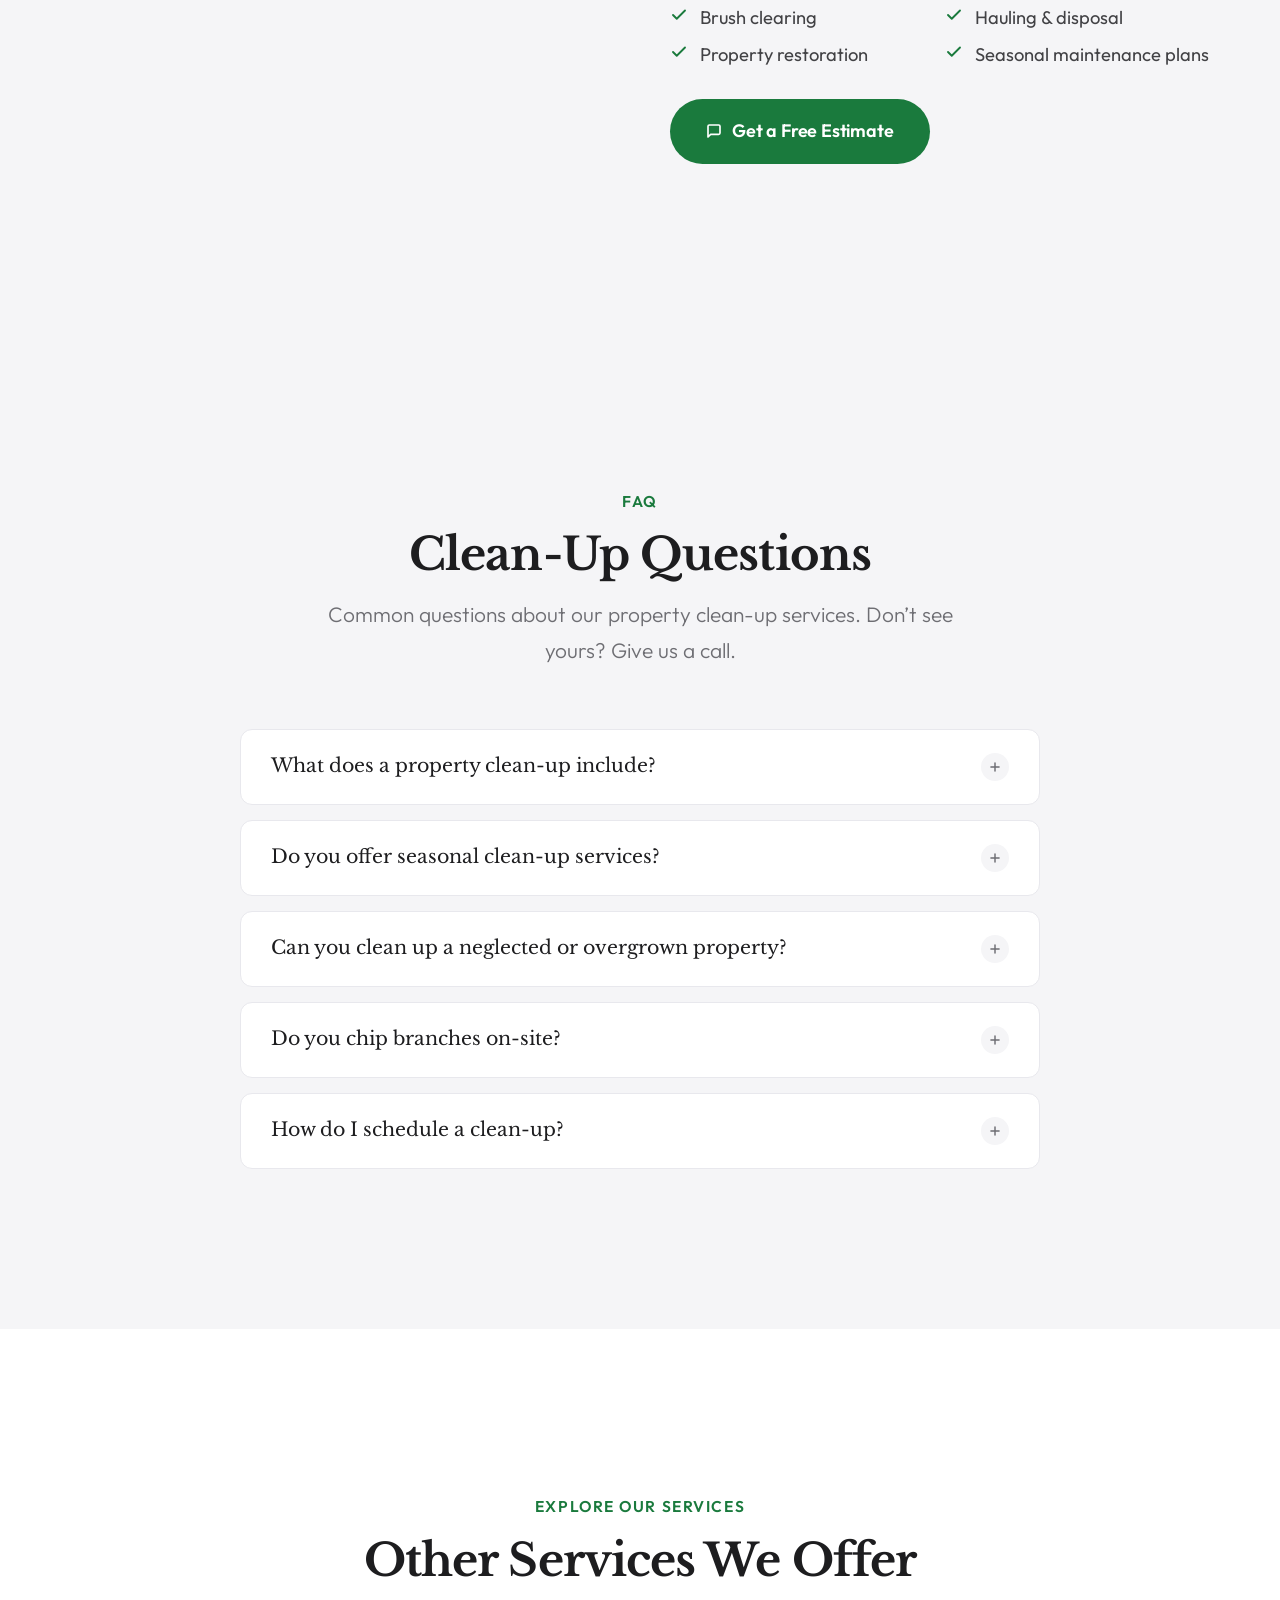
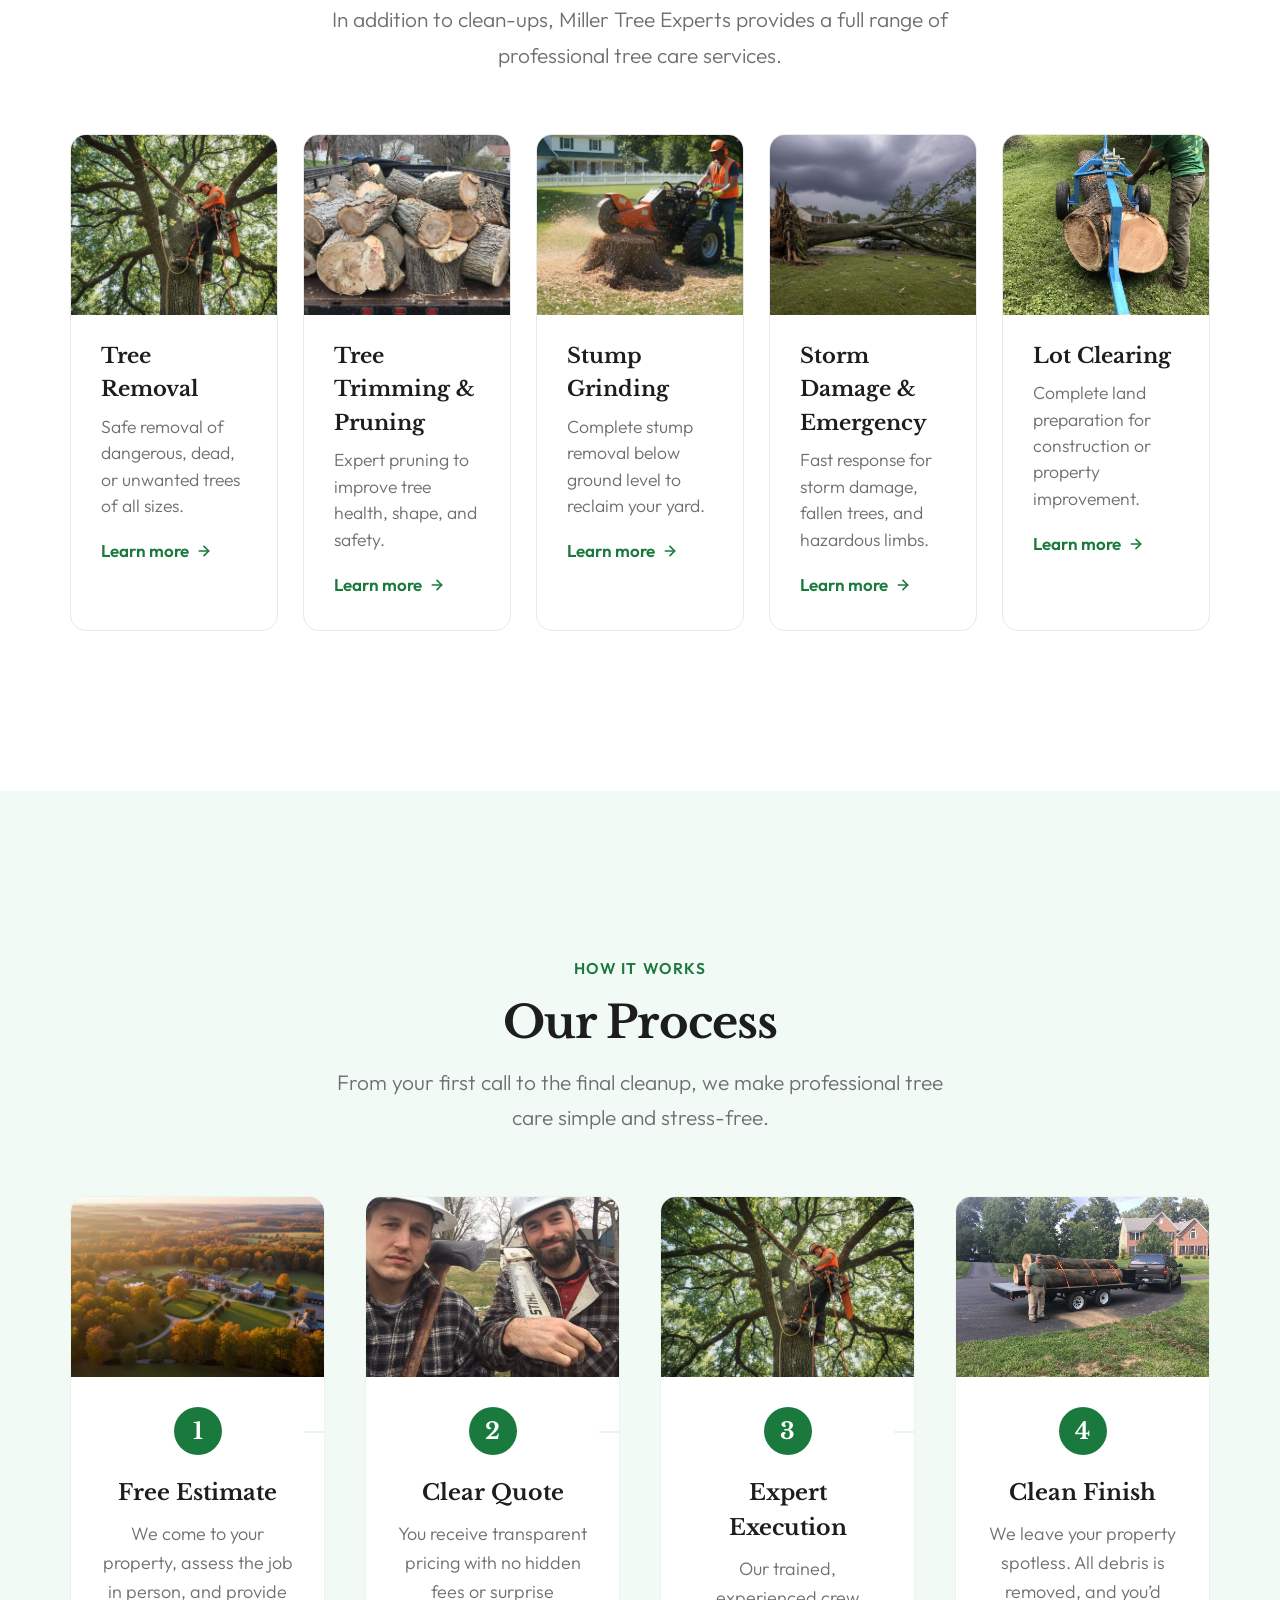
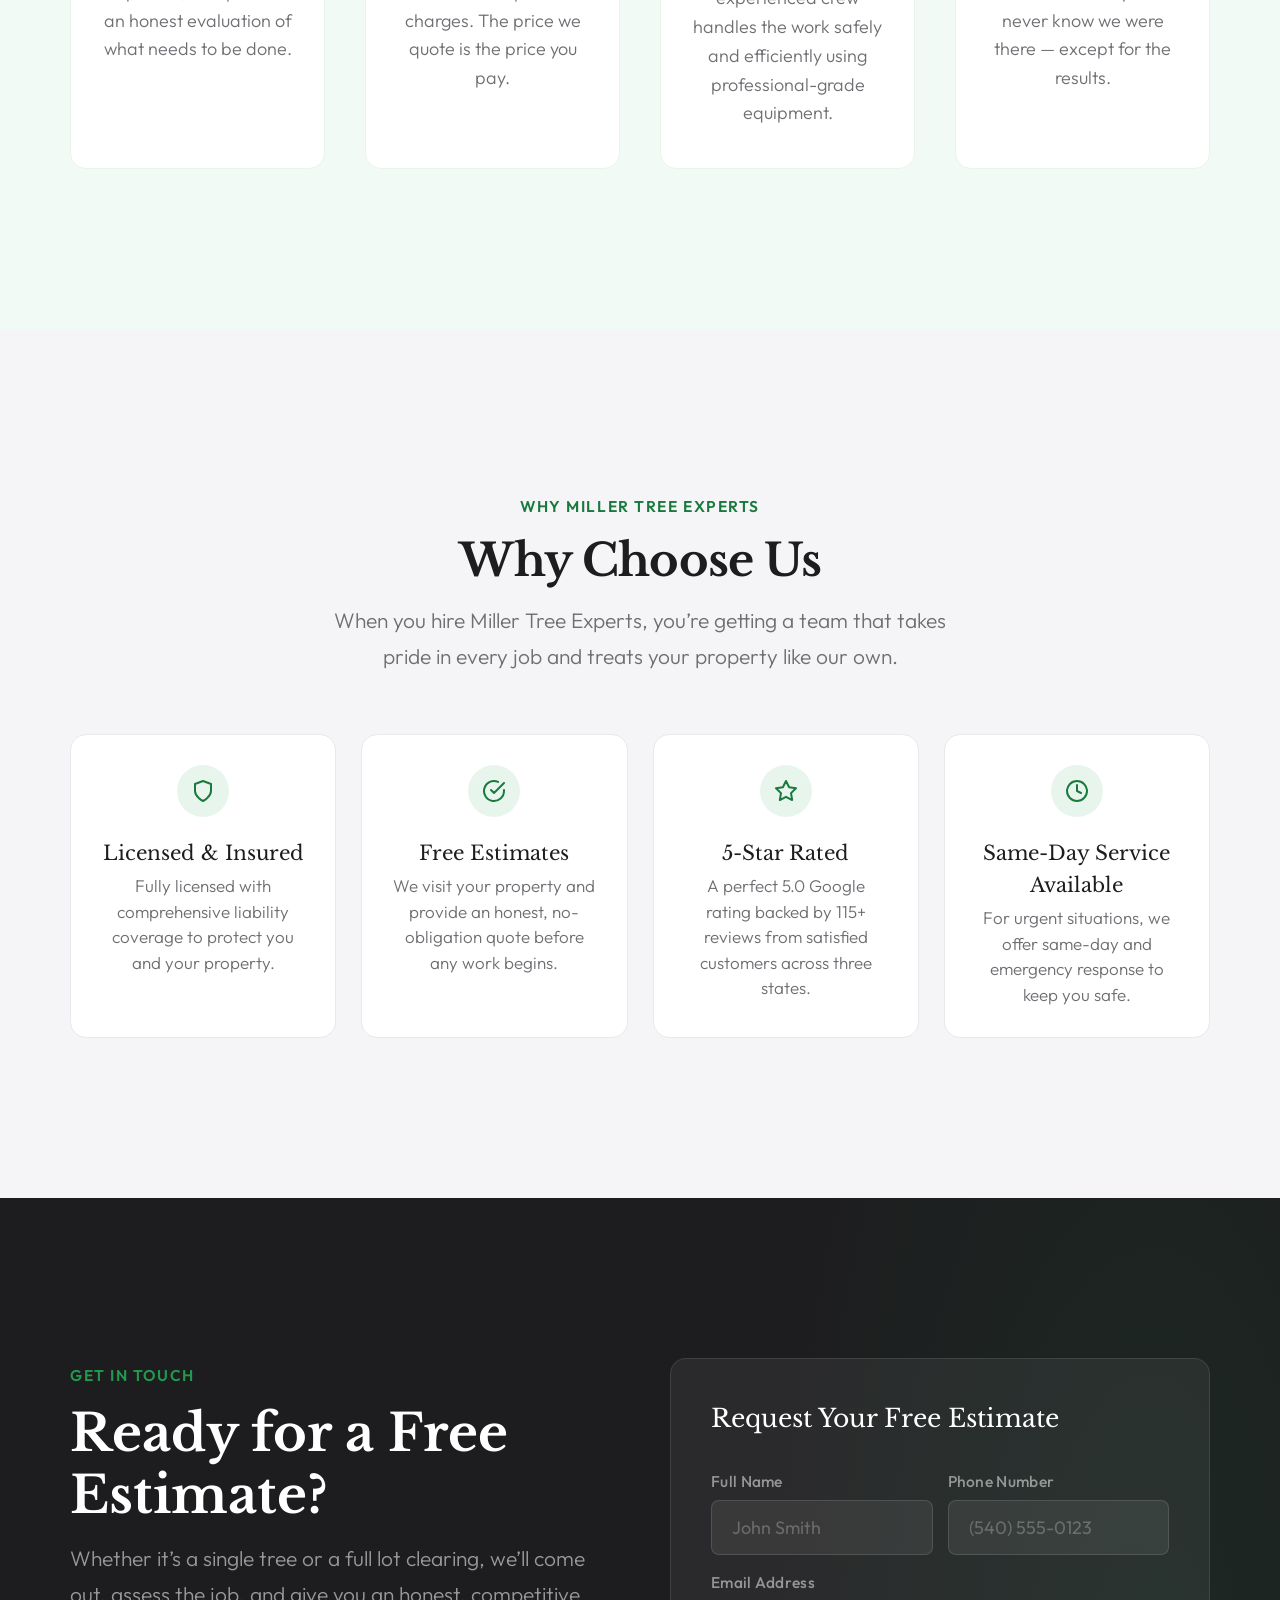
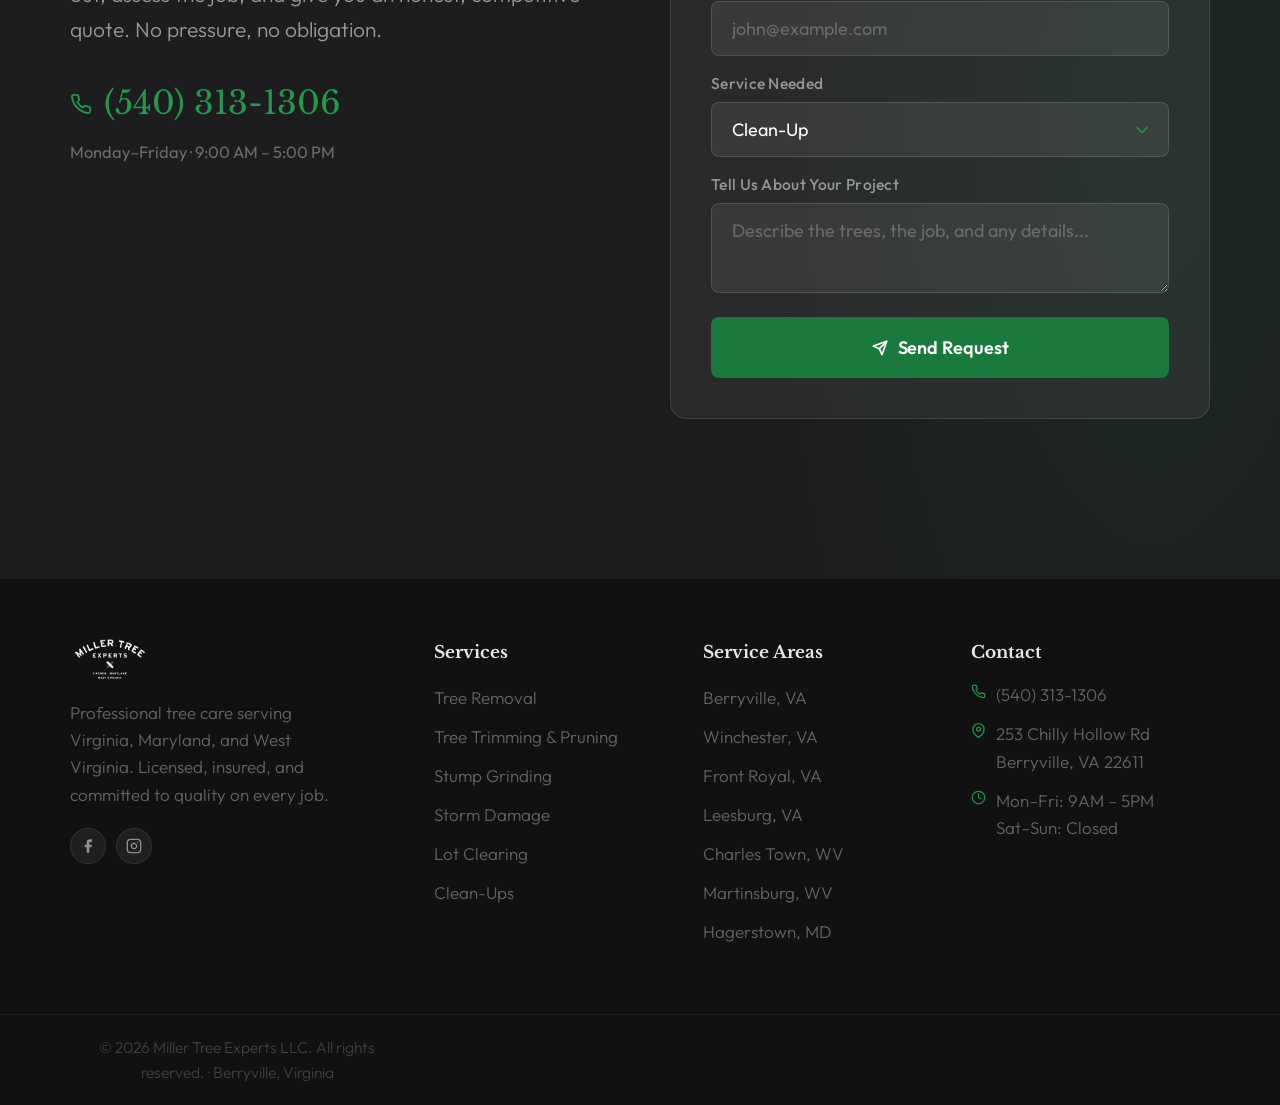
<file: prototype/clean-ups.html>
<!DOCTYPE html>
<html lang="en">
<head>
    <meta charset="UTF-8">
    <meta name="viewport" content="width=device-width, initial-scale=1.0">
    <title>Property Clean-Up Services | Miller Tree Experts | Berryville VA</title>
    <meta name="description" content="Comprehensive property clean-up services in Berryville, Winchester & the Shenandoah Valley. Debris removal, branch chipping, brush clearing, and seasonal maintenance. Free estimates. Call (540) 313-1306.">
    <meta name="keywords" content="property cleanup berryville va, yard clean up service, tree debris removal, brush clearing, seasonal cleanup, property maintenance virginia">
    <meta property="og:title" content="Property Clean-Up Services | Miller Tree Experts | Berryville VA">
    <meta property="og:description" content="Comprehensive property clean-up services in Berryville, Winchester & the Shenandoah Valley. Free estimates. Call (540) 313-1306.">
    <meta property="og:type" content="website">
    <meta property="og:url" content="https://millertreeexperts.com/services/clean-ups">
    <meta property="og:image" content="https://millertreeexperts.com/og-image.jpg">
    <meta name="twitter:card" content="summary_large_image">
    <link rel="canonical" href="https://millertreeexperts.com/services/clean-ups">

    <link rel="preconnect" href="https://fonts.googleapis.com">
    <link rel="preconnect" href="https://fonts.gstatic.com" crossorigin>
    <link href="https://fonts.googleapis.com/css2?family=Libre+Baskerville:ital,wght@0,400;0,700;1,400&family=Outfit:wght@300;400;500;600;700&display=swap" rel="stylesheet">

    <script type="application/ld+json">
    [
        {
            "@context": "https://schema.org",
            "@type": "Service",
            "name": "Property Clean-Up Services",
            "description": "Fallen branch removal, overgrown property restoration, debris collection, branch chipping, and complete property clean-up services.",
            "url": "https://millertreeexperts.com/services/clean-ups",
            "provider": {
                "@type": "LocalBusiness",
                "name": "Miller Tree Experts LLC",
                "image": "https://millertreeexperts.com/logo.png",
                "telephone": "(540) 313-1306",
                "address": {
                    "@type": "PostalAddress",
                    "streetAddress": "253 Chilly Hollow Rd",
                    "addressLocality": "Berryville",
                    "addressRegion": "VA",
                    "postalCode": "22611",
                    "addressCountry": "US"
                },
                "geo": {
                    "@type": "GeoCoordinates",
                    "latitude": 39.1518,
                    "longitude": -77.9714
                },
                "url": "https://millertreeexperts.com",
                "sameAs": [
                    "https://www.facebook.com/millertreeexpert/",
                    "https://www.instagram.com/millertreeexperts/"
                ]
            },
            "areaServed": [
                {"@type": "State", "name": "Virginia"},
                {"@type": "State", "name": "Maryland"},
                {"@type": "State", "name": "West Virginia"}
            ],
            "offers": {
                "@type": "Offer",
                "price": "0",
                "priceCurrency": "USD",
                "description": "Free estimate"
            },
            "aggregateRating": {
                "@type": "AggregateRating",
                "ratingValue": "5.0",
                "reviewCount": "115",
                "bestRating": "5"
            }
        },
        {
            "@context": "https://schema.org",
            "@type": "BreadcrumbList",
            "itemListElement": [
                {
                    "@type": "ListItem",
                    "position": 1,
                    "name": "Home",
                    "item": "https://millertreeexperts.com/"
                },
                {
                    "@type": "ListItem",
                    "position": 2,
                    "name": "Services",
                    "item": "https://millertreeexperts.com/services"
                },
                {
                    "@type": "ListItem",
                    "position": 3,
                    "name": "Clean-Ups",
                    "item": "https://millertreeexperts.com/services/clean-ups"
                }
            ]
        },
        {
            "@context": "https://schema.org",
            "@type": "FAQPage",
            "mainEntity": [
                {
                    "@type": "Question",
                    "name": "What does a property clean-up include?",
                    "acceptedAnswer": {
                        "@type": "Answer",
                        "text": "Our clean-up services cover debris collection and removal, branch chipping, brush clearing, hauling and disposal, property restoration, and seasonal maintenance. We tailor the scope of work to your specific needs."
                    }
                },
                {
                    "@type": "Question",
                    "name": "Do you offer seasonal clean-up services?",
                    "acceptedAnswer": {
                        "@type": "Answer",
                        "text": "Yes. Many of our customers schedule regular spring and fall clean-ups to keep their properties looking great year-round. We can set up a recurring maintenance schedule that fits your needs."
                    }
                },
                {
                    "@type": "Question",
                    "name": "Can you clean up a neglected or overgrown property?",
                    "acceptedAnswer": {
                        "@type": "Answer",
                        "text": "Absolutely. We specialize in transforming overgrown, neglected lots into clean, manageable landscapes. Whether it is a property you have just purchased or one that has been unattended for years, we have the equipment and crew to handle it."
                    }
                },
                {
                    "@type": "Question",
                    "name": "Do you chip branches on-site?",
                    "acceptedAnswer": {
                        "@type": "Answer",
                        "text": "Yes. We bring a commercial chipper and process branches on-site. The resulting chips can be left as mulch or hauled away — your choice."
                    }
                },
                {
                    "@type": "Question",
                    "name": "How do I schedule a clean-up?",
                    "acceptedAnswer": {
                        "@type": "Answer",
                        "text": "Call us at (540) 313-1306 or fill out our online estimate form. We will come out, assess the scope of work, and provide a no-obligation quote."
                    }
                }
            ]
        }
    ]
    </script>

    <link rel="stylesheet" href="css/global.css">

    <!-- Component CSS -->
    <link rel="stylesheet" href="css/components/svc-detail.css">
    <link rel="stylesheet" href="css/components/faq.css">
    <link rel="stylesheet" href="css/components/other-services.css">
    <link rel="stylesheet" href="css/components/process.css">
    <link rel="stylesheet" href="css/components/why.css">
</head>

<body>

    <!-- NAV -->
    <header class="nav" role="banner">
        <div class="container">
            <a href="index-v2.html" class="nav__logo" aria-label="Miller Tree Experts - Home">
                <img src="images/miller-tree-logo.png" alt="Miller Tree Experts LLC logo" width="140" height="44">
            </a>
            <nav class="nav__links" aria-label="Main navigation">
                <a href="services.html" class="active">Services</a>
                <a href="about.html">About</a>
                <a href="reviews.html">Reviews</a>
                <a href="contact.html">Contact</a>
                <a href="blog.html">Blog</a>
            </nav>
            <div class="nav__cta">
                <a href="contact.html">
                    <svg viewBox="0 0 24 24" fill="none" stroke="currentColor" stroke-width="2.5" stroke-linecap="round" stroke-linejoin="round"><path d="M22 16.92v3a2 2 0 01-2.18 2 19.79 19.79 0 01-8.63-3.07 19.5 19.5 0 01-6-6 19.79 19.79 0 01-3.07-8.67A2 2 0 014.11 2h3a2 2 0 012 1.72c.127.96.361 1.903.7 2.81a2 2 0 01-.45 2.11L8.09 9.91a16 16 0 006 6l1.27-1.27a2 2 0 012.11-.45c.907.339 1.85.573 2.81.7A2 2 0 0122 16.92z"/></svg>
                    Free Estimate
                </a>
            </div>
            <button class="nav__toggle" aria-label="Toggle menu" aria-expanded="false">
                <span></span>
            </button>
        </div>
        <nav class="nav__mobile" aria-label="Mobile navigation">
            <div class="nav__mobile-inner">
                <a href="services.html">Services</a>
                <a href="about.html">About</a>
                <a href="reviews.html">Reviews</a>
                <a href="contact.html">Contact</a>
                <a href="blog.html">Blog</a>
                <a href="tel:5403131306" class="nav__mobile-phone">
                    <svg viewBox="0 0 24 24" fill="none" stroke="currentColor" stroke-width="2.5" stroke-linecap="round" stroke-linejoin="round" width="16" height="16"><path d="M22 16.92v3a2 2 0 01-2.18 2 19.79 19.79 0 01-8.63-3.07 19.5 19.5 0 01-6-6 19.79 19.79 0 01-3.07-8.67A2 2 0 014.11 2h3a2 2 0 012 1.72c.127.96.361 1.903.7 2.81a2 2 0 01-.45 2.11L8.09 9.91a16 16 0 006 6l1.27-1.27a2 2 0 012.11-.45c.907.339 1.85.573 2.81.7A2 2 0 0122 16.92z"/></svg>
                    (540) 313-1306
                </a>
            </div>
        </nav>
    </header>

    <main>

        <!-- PAGE HERO -->
        <section class="page-hero" aria-labelledby="page-hero-title">
            <div class="page-hero__image" role="presentation">
                <img src="images/yelp-tree-service-7.jpg" alt="" aria-hidden="true">
            </div>
            <div class="page-hero__content">
                <div class="container">
                    <nav class="page-hero__breadcrumb" aria-label="Breadcrumb">
                        <a href="index-v2.html">Home</a>
                        <svg viewBox="0 0 24 24" fill="none" stroke="currentColor" stroke-width="2.5" stroke-linecap="round" stroke-linejoin="round"><polyline points="9 18 15 12 9 6"/></svg>
                        <a href="services.html">Services</a>
                        <svg viewBox="0 0 24 24" fill="none" stroke="currentColor" stroke-width="2.5" stroke-linecap="round" stroke-linejoin="round"><polyline points="9 18 15 12 9 6"/></svg>
                        <span>Clean-Ups</span>
                    </nav>
                    <h1 id="page-hero-title" class="page-hero__title">Clean-Ups</h1>
                    <p class="page-hero__subtitle">Debris removal, brush clearing, and property restoration &mdash; from seasonal maintenance to full property clean-ups.</p>
                </div>
            </div>
        </section>

        <!-- SERVICE DETAIL -->
        <section class="svc-detail" id="clean-ups" aria-labelledby="svc-title">
            <div class="container">
                <div class="svc-detail__grid">
                    <div class="svc-detail__image reveal">
                        <div class="svc-detail__image-wrap">
                            <img src="images/yelp-tree-service-7.jpg" alt="Complete property clean-up with debris removal and branch chipping services" loading="lazy">
                        </div>
                        <div class="svc-detail__image-wrap">
                            <img src="images/yelp-tree-service-8.jpg" alt="Crew loading tree branches and debris into truck during property clean-up" loading="lazy">
                        </div>
                    </div>
                    <div class="svc-detail__content reveal reveal-d2">
                        <h2 id="svc-title" class="svc-detail__title">Professional Property Clean-Ups in Berryville &amp; the Shenandoah Valley</h2>
                        <p class="svc-detail__text">Fallen limbs, scattered branches, and overgrown areas can make even a well-kept property look neglected. Whether you&rsquo;re dealing with the aftermath of a storm, seasonal debris, or a property that&rsquo;s been left unattended, Miller Tree Experts provides comprehensive clean-up services to restore your yard to its best condition.</p>
                        <p class="svc-detail__text">Our clean-up services cover everything from simple branch collection to large-scale property restoration. We remove fallen limbs, rake and haul leaf piles, chip branches on-site, and clear overgrown brush. For neglected properties, we can transform a tangled, overgrown lot into a clean, manageable landscape. We bring the equipment and manpower to handle jobs of any size efficiently.</p>
                        <p class="svc-detail__text">Many of our customers schedule regular seasonal clean-ups to keep their properties looking great year-round. Spring and fall are especially popular times, as winter storms and autumn leaves can leave behind a significant amount of debris. Whether you need a one-time clean-up or want to put your property on a maintenance schedule, we&rsquo;re here to help keep your outdoor space looking its best.</p>

                        <div class="svc-detail__includes-title">What&rsquo;s Included</div>
                        <ul class="svc-detail__includes">
                            <li>
                                <svg viewBox="0 0 24 24" fill="none" stroke="currentColor" stroke-width="2.5" stroke-linecap="round" stroke-linejoin="round"><polyline points="20 6 9 17 4 12"/></svg>
                                Debris collection &amp; removal
                            </li>
                            <li>
                                <svg viewBox="0 0 24 24" fill="none" stroke="currentColor" stroke-width="2.5" stroke-linecap="round" stroke-linejoin="round"><polyline points="20 6 9 17 4 12"/></svg>
                                Branch chipping
                            </li>
                            <li>
                                <svg viewBox="0 0 24 24" fill="none" stroke="currentColor" stroke-width="2.5" stroke-linecap="round" stroke-linejoin="round"><polyline points="20 6 9 17 4 12"/></svg>
                                Brush clearing
                            </li>
                            <li>
                                <svg viewBox="0 0 24 24" fill="none" stroke="currentColor" stroke-width="2.5" stroke-linecap="round" stroke-linejoin="round"><polyline points="20 6 9 17 4 12"/></svg>
                                Hauling &amp; disposal
                            </li>
                            <li>
                                <svg viewBox="0 0 24 24" fill="none" stroke="currentColor" stroke-width="2.5" stroke-linecap="round" stroke-linejoin="round"><polyline points="20 6 9 17 4 12"/></svg>
                                Property restoration
                            </li>
                            <li>
                                <svg viewBox="0 0 24 24" fill="none" stroke="currentColor" stroke-width="2.5" stroke-linecap="round" stroke-linejoin="round"><polyline points="20 6 9 17 4 12"/></svg>
                                Seasonal maintenance plans
                            </li>
                        </ul>

                        <a href="#contact" class="btn btn--primary">
                            <svg viewBox="0 0 24 24" fill="none" stroke="currentColor" stroke-width="2.5" stroke-linecap="round" stroke-linejoin="round"><path d="M21 15a2 2 0 01-2 2H7l-4 4V5a2 2 0 012-2h14a2 2 0 012 2z"/></svg>
                            Get a Free Estimate
                        </a>
                    </div>
                </div>
            </div>
        </section>

        <!-- FAQ SECTION -->
        <section class="faq-section" aria-labelledby="faq-title">
            <div class="container">
                <div class="section__header reveal">
                    <div class="section__eyebrow">FAQ</div>
                    <h2 id="faq-title" class="section__title">Clean-Up Questions</h2>
                    <p class="section__desc">Common questions about our property clean-up services. Don&rsquo;t see yours? Give us a call.</p>
                </div>

                <div class="faq__list">
                    <div class="faq__item reveal reveal-d1">
                        <button class="faq__question" aria-expanded="false" aria-controls="faq-1">
                            What does a property clean-up include?
                            <span class="faq__icon">
                                <svg viewBox="0 0 24 24" fill="none" stroke="currentColor" stroke-width="2.5" stroke-linecap="round" stroke-linejoin="round"><line x1="12" y1="5" x2="12" y2="19"/><line x1="5" y1="12" x2="19" y2="12"/></svg>
                            </span>
                        </button>
                        <div class="faq__answer" id="faq-1" role="region">
                            <div class="faq__answer-inner">
                                Our clean-up services cover debris collection and removal, branch chipping, brush clearing, hauling and disposal, property restoration, and seasonal maintenance. We tailor the scope of work to your specific needs.
                            </div>
                        </div>
                    </div>

                    <div class="faq__item reveal reveal-d2">
                        <button class="faq__question" aria-expanded="false" aria-controls="faq-2">
                            Do you offer seasonal clean-up services?
                            <span class="faq__icon">
                                <svg viewBox="0 0 24 24" fill="none" stroke="currentColor" stroke-width="2.5" stroke-linecap="round" stroke-linejoin="round"><line x1="12" y1="5" x2="12" y2="19"/><line x1="5" y1="12" x2="19" y2="12"/></svg>
                            </span>
                        </button>
                        <div class="faq__answer" id="faq-2" role="region">
                            <div class="faq__answer-inner">
                                Yes. Many of our customers schedule regular spring and fall clean-ups to keep their properties looking great year-round. We can set up a recurring maintenance schedule that fits your needs.
                            </div>
                        </div>
                    </div>

                    <div class="faq__item reveal reveal-d3">
                        <button class="faq__question" aria-expanded="false" aria-controls="faq-3">
                            Can you clean up a neglected or overgrown property?
                            <span class="faq__icon">
                                <svg viewBox="0 0 24 24" fill="none" stroke="currentColor" stroke-width="2.5" stroke-linecap="round" stroke-linejoin="round"><line x1="12" y1="5" x2="12" y2="19"/><line x1="5" y1="12" x2="19" y2="12"/></svg>
                            </span>
                        </button>
                        <div class="faq__answer" id="faq-3" role="region">
                            <div class="faq__answer-inner">
                                Absolutely. We specialize in transforming overgrown, neglected lots into clean, manageable landscapes. Whether it is a property you have just purchased or one that has been unattended for years, we have the equipment and crew to handle it.
                            </div>
                        </div>
                    </div>

                    <div class="faq__item reveal reveal-d4">
                        <button class="faq__question" aria-expanded="false" aria-controls="faq-4">
                            Do you chip branches on-site?
                            <span class="faq__icon">
                                <svg viewBox="0 0 24 24" fill="none" stroke="currentColor" stroke-width="2.5" stroke-linecap="round" stroke-linejoin="round"><line x1="12" y1="5" x2="12" y2="19"/><line x1="5" y1="12" x2="19" y2="12"/></svg>
                            </span>
                        </button>
                        <div class="faq__answer" id="faq-4" role="region">
                            <div class="faq__answer-inner">
                                Yes. We bring a commercial chipper and process branches on-site. The resulting chips can be left as mulch or hauled away &mdash; your choice.
                            </div>
                        </div>
                    </div>

                    <div class="faq__item reveal reveal-d5">
                        <button class="faq__question" aria-expanded="false" aria-controls="faq-5">
                            How do I schedule a clean-up?
                            <span class="faq__icon">
                                <svg viewBox="0 0 24 24" fill="none" stroke="currentColor" stroke-width="2.5" stroke-linecap="round" stroke-linejoin="round"><line x1="12" y1="5" x2="12" y2="19"/><line x1="5" y1="12" x2="19" y2="12"/></svg>
                            </span>
                        </button>
                        <div class="faq__answer" id="faq-5" role="region">
                            <div class="faq__answer-inner">
                                Call us at <a href="tel:5403131306">(540) 313-1306</a> or fill out our online estimate form. We&rsquo;ll come out, assess the scope of work, and provide a no-obligation quote.
                            </div>
                        </div>
                    </div>
                </div>
            </div>
        </section>

        <!-- OTHER SERVICES -->
        <section class="section section--lg" id="other-services" aria-labelledby="other-svc-title">
            <div class="container">
                <div class="section__header reveal">
                    <div class="section__eyebrow">Explore Our Services</div>
                    <h2 id="other-svc-title" class="section__title">Other Services We Offer</h2>
                    <p class="section__desc">In addition to clean-ups, Miller Tree Experts provides a full range of professional tree care services.</p>
                </div>

                <div class="other-svc__grid">
                    <a href="tree-removal.html" class="other-svc__card reveal reveal-d1">
                        <div class="other-svc__img">
                            <img src="images/generated/tree-removal-action.jpg" alt="Safe removal of dangerous, dead, or unwanted trees" loading="lazy">
                        </div>
                        <div class="other-svc__body">
                            <h3 class="other-svc__title">Tree Removal</h3>
                            <p class="other-svc__desc">Safe removal of dangerous, dead, or unwanted trees of all sizes.</p>
                            <span class="other-svc__link">
                                Learn more
                                <svg viewBox="0 0 24 24" fill="none" stroke="currentColor" stroke-width="2.5" stroke-linecap="round" stroke-linejoin="round"><line x1="5" y1="12" x2="19" y2="12"/><polyline points="12 5 19 12 12 19"/></svg>
                            </span>
                        </div>
                    </a>

                    <a href="tree-trimming.html" class="other-svc__card reveal reveal-d2">
                        <div class="other-svc__img">
                            <img src="images/yelp-tree-service-1.jpg" alt="Expert tree trimming and pruning services" loading="lazy">
                        </div>
                        <div class="other-svc__body">
                            <h3 class="other-svc__title">Tree Trimming &amp; Pruning</h3>
                            <p class="other-svc__desc">Expert pruning to improve tree health, shape, and safety.</p>
                            <span class="other-svc__link">
                                Learn more
                                <svg viewBox="0 0 24 24" fill="none" stroke="currentColor" stroke-width="2.5" stroke-linecap="round" stroke-linejoin="round"><line x1="5" y1="12" x2="19" y2="12"/><polyline points="12 5 19 12 12 19"/></svg>
                            </span>
                        </div>
                    </a>

                    <a href="stump-grinding.html" class="other-svc__card reveal reveal-d3">
                        <div class="other-svc__img">
                            <img src="images/generated/stump-grinding.jpg" alt="Professional stump grinding services" loading="lazy">
                        </div>
                        <div class="other-svc__body">
                            <h3 class="other-svc__title">Stump Grinding</h3>
                            <p class="other-svc__desc">Complete stump removal below ground level to reclaim your yard.</p>
                            <span class="other-svc__link">
                                Learn more
                                <svg viewBox="0 0 24 24" fill="none" stroke="currentColor" stroke-width="2.5" stroke-linecap="round" stroke-linejoin="round"><line x1="5" y1="12" x2="19" y2="12"/><polyline points="12 5 19 12 12 19"/></svg>
                            </span>
                        </div>
                    </a>

                    <a href="storm-damage.html" class="other-svc__card reveal reveal-d4">
                        <div class="other-svc__img">
                            <img src="images/generated/storm-damage-2.jpg" alt="Emergency storm damage tree removal" loading="lazy">
                        </div>
                        <div class="other-svc__body">
                            <h3 class="other-svc__title">Storm Damage &amp; Emergency</h3>
                            <p class="other-svc__desc">Fast response for storm damage, fallen trees, and hazardous limbs.</p>
                            <span class="other-svc__link">
                                Learn more
                                <svg viewBox="0 0 24 24" fill="none" stroke="currentColor" stroke-width="2.5" stroke-linecap="round" stroke-linejoin="round"><line x1="5" y1="12" x2="19" y2="12"/><polyline points="12 5 19 12 12 19"/></svg>
                            </span>
                        </div>
                    </a>

                    <a href="lot-clearing.html" class="other-svc__card reveal reveal-d5">
                        <div class="other-svc__img">
                            <img src="images/yelp-tree-service-3.jpg" alt="Professional lot clearing and land preparation" loading="lazy">
                        </div>
                        <div class="other-svc__body">
                            <h3 class="other-svc__title">Lot Clearing</h3>
                            <p class="other-svc__desc">Complete land preparation for construction or property improvement.</p>
                            <span class="other-svc__link">
                                Learn more
                                <svg viewBox="0 0 24 24" fill="none" stroke="currentColor" stroke-width="2.5" stroke-linecap="round" stroke-linejoin="round"><line x1="5" y1="12" x2="19" y2="12"/><polyline points="12 5 19 12 12 19"/></svg>
                            </span>
                        </div>
                    </a>
                </div>
            </div>
        </section>

        <!-- OUR PROCESS -->
        <section class="section section--lg section--green-wash" id="process" aria-labelledby="process-title">
            <div class="container">
                <div class="section__header reveal">
                    <div class="section__eyebrow">How It Works</div>
                    <h2 id="process-title" class="section__title">Our Process</h2>
                    <p class="section__desc">From your first call to the final cleanup, we make professional tree care simple and stress-free.</p>
                </div>

                <div class="process__grid">
                    <div class="process__step reveal reveal-d1">
                        <img src="images/generated/property-trees.jpg" alt="Aerial view of Shenandoah Valley property surrounded by mature trees" class="process__step-image" loading="lazy">
                        <div class="process__step-body">
                            <div class="process__step-number">1</div>
                            <h3 class="process__step-title">Free Estimate</h3>
                            <p class="process__step-desc">We come to your property, assess the job in person, and provide an honest evaluation of what needs to be done.</p>
                        </div>
                        <div class="process__connector"></div>
                    </div>
                    <div class="process__step reveal reveal-d2">
                        <img src="images/yelp-tree-service-4.jpg" alt="Miller Tree Experts crew members ready to work with professional equipment" class="process__step-image" loading="lazy">
                        <div class="process__step-body">
                            <div class="process__step-number">2</div>
                            <h3 class="process__step-title">Clear Quote</h3>
                            <p class="process__step-desc">You receive transparent pricing with no hidden fees or surprise charges. The price we quote is the price you pay.</p>
                        </div>
                        <div class="process__connector"></div>
                    </div>
                    <div class="process__step reveal reveal-d3">
                        <img src="images/generated/tree-removal-action.jpg" alt="Professional arborist performing expert tree work with climbing gear" class="process__step-image" loading="lazy">
                        <div class="process__step-body">
                            <div class="process__step-number">3</div>
                            <h3 class="process__step-title">Expert Execution</h3>
                            <p class="process__step-desc">Our trained, experienced crew handles the work safely and efficiently using professional-grade equipment.</p>
                        </div>
                        <div class="process__connector"></div>
                    </div>
                    <div class="process__step reveal reveal-d4">
                        <img src="images/yelp-tree-service-7.jpg" alt="Completed tree removal job with logs hauled away on trailer" class="process__step-image" loading="lazy">
                        <div class="process__step-body">
                            <div class="process__step-number">4</div>
                            <h3 class="process__step-title">Clean Finish</h3>
                            <p class="process__step-desc">We leave your property spotless. All debris is removed, and you&rsquo;d never know we were there &mdash; except for the results.</p>
                        </div>
                    </div>
                </div>
            </div>
        </section>

        <!-- WHY CHOOSE US -->
        <section class="section section--lg section--gray" id="why-us" aria-labelledby="why-title">
            <div class="container">
                <div class="section__header reveal">
                    <div class="section__eyebrow">Why Miller Tree Experts</div>
                    <h2 id="why-title" class="section__title">Why Choose Us</h2>
                    <p class="section__desc">When you hire Miller Tree Experts, you&rsquo;re getting a team that takes pride in every job and treats your property like our own.</p>
                </div>

                <div class="why__grid">
                    <div class="why__item reveal reveal-d1">
                        <div class="why__icon">
                            <svg viewBox="0 0 24 24" fill="none" stroke="currentColor" stroke-width="2" stroke-linecap="round" stroke-linejoin="round"><path d="M12 22s8-4 8-10V5l-8-3-8 3v7c0 6 8 10 8 10z"/></svg>
                        </div>
                        <div>
                            <div class="why__title">Licensed &amp; Insured</div>
                            <div class="why__desc">Fully licensed with comprehensive liability coverage to protect you and your property.</div>
                        </div>
                    </div>
                    <div class="why__item reveal reveal-d2">
                        <div class="why__icon">
                            <svg viewBox="0 0 24 24" fill="none" stroke="currentColor" stroke-width="2" stroke-linecap="round" stroke-linejoin="round"><path d="M22 11.08V12a10 10 0 11-5.93-9.14"/><polyline points="22 4 12 14.01 9 11.01"/></svg>
                        </div>
                        <div>
                            <div class="why__title">Free Estimates</div>
                            <div class="why__desc">We visit your property and provide an honest, no-obligation quote before any work begins.</div>
                        </div>
                    </div>
                    <div class="why__item reveal reveal-d3">
                        <div class="why__icon">
                            <svg viewBox="0 0 24 24" fill="none" stroke="currentColor" stroke-width="2" stroke-linecap="round" stroke-linejoin="round"><path d="M12 2l3.09 6.26L22 9.27l-5 4.87 1.18 6.88L12 17.77l-6.18 3.25L7 14.14 2 9.27l6.91-1.01L12 2z"/></svg>
                        </div>
                        <div>
                            <div class="why__title">5-Star Rated</div>
                            <div class="why__desc">A perfect 5.0 Google rating backed by 115+ reviews from satisfied customers across three states.</div>
                        </div>
                    </div>
                    <div class="why__item reveal reveal-d4">
                        <div class="why__icon">
                            <svg viewBox="0 0 24 24" fill="none" stroke="currentColor" stroke-width="2" stroke-linecap="round" stroke-linejoin="round"><circle cx="12" cy="12" r="10"/><polyline points="12 6 12 12 16 14"/></svg>
                        </div>
                        <div>
                            <div class="why__title">Same-Day Service Available</div>
                            <div class="why__desc">For urgent situations, we offer same-day and emergency response to keep you safe.</div>
                        </div>
                    </div>
                </div>
            </div>
        </section>

        <!-- CTA -->
        <section class="cta" id="contact" aria-labelledby="cta-title">
            <div class="container">
                <div class="reveal">
                    <div class="section__eyebrow" style="color: var(--green-light);">Get In Touch</div>
                    <h2 id="cta-title" class="cta__title">Ready for a Free Estimate?</h2>
                    <p class="cta__text">Whether it&rsquo;s a single tree or a full lot clearing, we&rsquo;ll come out, assess the job, and give you an honest, competitive quote. No pressure, no obligation.</p>
                    <a href="tel:5403131306" class="cta__phone">
                        <svg viewBox="0 0 24 24" fill="none" stroke="currentColor" stroke-width="2" stroke-linecap="round" stroke-linejoin="round"><path d="M22 16.92v3a2 2 0 01-2.18 2 19.79 19.79 0 01-8.63-3.07 19.5 19.5 0 01-6-6 19.79 19.79 0 01-3.07-8.67A2 2 0 014.11 2h3a2 2 0 012 1.72c.127.96.361 1.903.7 2.81a2 2 0 01-.45 2.11L8.09 9.91a16 16 0 006 6l1.27-1.27a2 2 0 012.11-.45c.907.339 1.85.573 2.81.7A2 2 0 0122 16.92z"/></svg>
                        (540) 313-1306
                    </a>
                    <div class="cta__hours">Monday&ndash;Friday &middot; 9:00 AM &ndash; 5:00 PM</div>
                </div>

                <div class="cta__form reveal">
                    <div class="cta__form-title">Request Your Free Estimate</div>
                    <form action="#" method="POST" aria-label="Free estimate request form">
                        <div class="form-row">
                            <div class="form-group">
                                <label for="name">Full Name</label>
                                <input type="text" id="name" name="name" placeholder="John Smith" required>
                            </div>
                            <div class="form-group">
                                <label for="phone">Phone Number</label>
                                <input type="tel" id="phone" name="phone" placeholder="(540) 555-0123" required>
                            </div>
                        </div>
                        <div class="form-group">
                            <label for="email">Email Address</label>
                            <input type="email" id="email" name="email" placeholder="john@example.com">
                        </div>
                        <div class="form-group">
                            <label for="service">Service Needed</label>
                            <select id="service" name="service" required>
                                <option value="" disabled>Select a service...</option>
                                <option value="tree-removal">Tree Removal</option>
                                <option value="tree-trimming">Tree Trimming &amp; Pruning</option>
                                <option value="stump-grinding">Stump Grinding</option>
                                <option value="storm-damage">Storm Damage &amp; Emergency</option>
                                <option value="lot-clearing">Lot Clearing</option>
                                <option value="clean-up" selected>Clean-Up</option>
                                <option value="other">Other</option>
                            </select>
                        </div>
                        <div class="form-group">
                            <label for="message">Tell Us About Your Project</label>
                            <textarea id="message" name="message" placeholder="Describe the trees, the job, and any details..."></textarea>
                        </div>
                        <button type="submit" class="btn btn--primary">
                            <svg viewBox="0 0 24 24" fill="none" stroke="currentColor" stroke-width="2.5" stroke-linecap="round" stroke-linejoin="round"><line x1="22" y1="2" x2="11" y2="13"/><polygon points="22 2 15 22 11 13 2 9 22 2"/></svg>
                            Send Request
                        </button>
                    </form>
                </div>
            </div>
        </section>

    </main>

    <!-- FOOTER -->
    <footer class="footer" role="contentinfo">
        <div class="container">
            <div class="footer__brand">
                <img src="images/miller-tree-logo.png" alt="Miller Tree Experts LLC" width="140" height="44">
                <p class="footer__brand-text">Professional tree care serving Virginia, Maryland, and West Virginia. Licensed, insured, and committed to quality on every job.</p>
                <div class="footer__social">
                    <a href="https://www.facebook.com/millertreeexpert/" target="_blank" rel="noopener noreferrer" aria-label="Follow us on Facebook">
                        <svg viewBox="0 0 24 24" fill="currentColor"><path d="M18 2h-3a5 5 0 00-5 5v3H7v4h3v8h4v-8h3l1-4h-4V7a1 1 0 011-1h3z"/></svg>
                    </a>
                    <a href="https://www.instagram.com/millertreeexperts/" target="_blank" rel="noopener noreferrer" aria-label="Follow us on Instagram">
                        <svg viewBox="0 0 24 24" fill="none" stroke="currentColor" stroke-width="2" stroke-linecap="round" stroke-linejoin="round"><rect x="2" y="2" width="20" height="20" rx="5" ry="5"/><path d="M16 11.37A4 4 0 1112.63 8 4 4 0 0116 11.37z"/><line x1="17.5" y1="6.5" x2="17.51" y2="6.5"/></svg>
                    </a>
                </div>
            </div>

            <div class="footer__col">
                <h3 class="footer__col-title">Services</h3>
                <ul>
                    <li><a href="tree-removal.html">Tree Removal</a></li>
                    <li><a href="tree-trimming.html">Tree Trimming &amp; Pruning</a></li>
                    <li><a href="stump-grinding.html">Stump Grinding</a></li>
                    <li><a href="storm-damage.html">Storm Damage</a></li>
                    <li><a href="lot-clearing.html">Lot Clearing</a></li>
                    <li><a href="clean-ups.html">Clean-Ups</a></li>
                </ul>
            </div>

            <div class="footer__col">
                <h3 class="footer__col-title">Service Areas</h3>
                <ul>
                    <li><a href="index-v2.html#areas">Berryville, VA</a></li>
                    <li><a href="index-v2.html#areas">Winchester, VA</a></li>
                    <li><a href="index-v2.html#areas">Front Royal, VA</a></li>
                    <li><a href="index-v2.html#areas">Leesburg, VA</a></li>
                    <li><a href="index-v2.html#areas">Charles Town, WV</a></li>
                    <li><a href="index-v2.html#areas">Martinsburg, WV</a></li>
                    <li><a href="index-v2.html#areas">Hagerstown, MD</a></li>
                </ul>
            </div>

            <div class="footer__col">
                <h3 class="footer__col-title">Contact</h3>
                <div class="footer__contact-item">
                    <svg viewBox="0 0 24 24" fill="none" stroke="currentColor" stroke-width="2" stroke-linecap="round" stroke-linejoin="round"><path d="M22 16.92v3a2 2 0 01-2.18 2 19.79 19.79 0 01-8.63-3.07 19.5 19.5 0 01-6-6 19.79 19.79 0 01-3.07-8.67A2 2 0 014.11 2h3a2 2 0 012 1.72c.127.96.361 1.903.7 2.81a2 2 0 01-.45 2.11L8.09 9.91a16 16 0 006 6l1.27-1.27a2 2 0 012.11-.45c.907.339 1.85.573 2.81.7A2 2 0 0122 16.92z"/></svg>
                    <a href="tel:5403131306">(540) 313-1306</a>
                </div>
                <div class="footer__contact-item">
                    <svg viewBox="0 0 24 24" fill="none" stroke="currentColor" stroke-width="2" stroke-linecap="round" stroke-linejoin="round"><path d="M21 10c0 7-9 13-9 13s-9-6-9-13a9 9 0 0118 0z"/><circle cx="12" cy="10" r="3"/></svg>
                    <span>253 Chilly Hollow Rd<br>Berryville, VA 22611</span>
                </div>
                <div class="footer__contact-item">
                    <svg viewBox="0 0 24 24" fill="none" stroke="currentColor" stroke-width="2" stroke-linecap="round" stroke-linejoin="round"><circle cx="12" cy="12" r="10"/><polyline points="12 6 12 12 16 14"/></svg>
                    <span>Mon&ndash;Fri: 9AM &ndash; 5PM<br>Sat&ndash;Sun: Closed</span>
                </div>
            </div>
        </div>

        <div class="footer__bottom">
            <div class="container">
                &copy; 2026 Miller Tree Experts LLC. All rights reserved. &middot; Berryville, Virginia
            </div>
        </div>
    </footer>

    <script>
        // Scroll reveal
        const revealEls = document.querySelectorAll('.reveal');
        const observer = new IntersectionObserver((entries) => {
            entries.forEach(entry => {
                if (entry.isIntersecting) {
                    entry.target.classList.add('visible');
                    observer.unobserve(entry.target);
                }
            });
        }, { threshold: 0.08, rootMargin: '0px 0px -30px 0px' });
        revealEls.forEach(el => observer.observe(el));

        // Sticky nav
        const nav = document.querySelector('.nav');
        window.addEventListener('scroll', () => {
            nav.classList.toggle('scrolled', window.scrollY > 20);
        }, { passive: true });

        // Mobile nav
        const toggle = document.querySelector('.nav__toggle');
        const mobileNav = document.querySelector('.nav__mobile');
        toggle.addEventListener('click', () => {
            const isOpen = mobileNav.classList.toggle('open');
            toggle.classList.toggle('active');
            toggle.setAttribute('aria-expanded', isOpen);
        });
        mobileNav.querySelectorAll('a').forEach(link => {
            link.addEventListener('click', () => {
                mobileNav.classList.remove('open');
                toggle.classList.remove('active');
                toggle.setAttribute('aria-expanded', 'false');
            });
        });
        // Close mobile menu when clicking outside
        document.addEventListener('click', (e) => {
            if (!e.target.closest('.nav') && mobileNav.classList.contains('open')) {
                mobileNav.classList.remove('open');
                toggle.classList.remove('active');
                toggle.setAttribute('aria-expanded', 'false');
            }
        });

        // Smooth scroll for anchor links
        document.querySelectorAll('a[href^="#"]').forEach(anchor => {
            anchor.addEventListener('click', function (e) {
                const target = document.querySelector(this.getAttribute('href'));
                if (target) {
                    e.preventDefault();
                    const navHeight = document.querySelector('.nav').offsetHeight;
                    const targetPos = target.getBoundingClientRect().top + window.pageYOffset - navHeight;
                    window.scrollTo({ top: targetPos, behavior: 'smooth' });
                }
            });
        });

        // FAQ Accordion
        const faqItems = document.querySelectorAll('.faq__item');

        faqItems.forEach(item => {
            const question = item.querySelector('.faq__question');
            const answer = item.querySelector('.faq__answer');
            const inner = answer.querySelector('.faq__answer-inner');

            question.addEventListener('click', () => {
                const isActive = item.classList.contains('active');

                // Close all other items
                faqItems.forEach(otherItem => {
                    if (otherItem !== item && otherItem.classList.contains('active')) {
                        otherItem.classList.remove('active');
                        otherItem.querySelector('.faq__question').setAttribute('aria-expanded', 'false');
                        otherItem.querySelector('.faq__answer').style.maxHeight = '0';
                    }
                });

                // Toggle current item
                if (isActive) {
                    item.classList.remove('active');
                    question.setAttribute('aria-expanded', 'false');
                    answer.style.maxHeight = '0';
                } else {
                    item.classList.add('active');
                    question.setAttribute('aria-expanded', 'true');
                    answer.style.maxHeight = inner.scrollHeight + 'px';
                }
            });
        });
    </script>

</body>
</html>
</file>
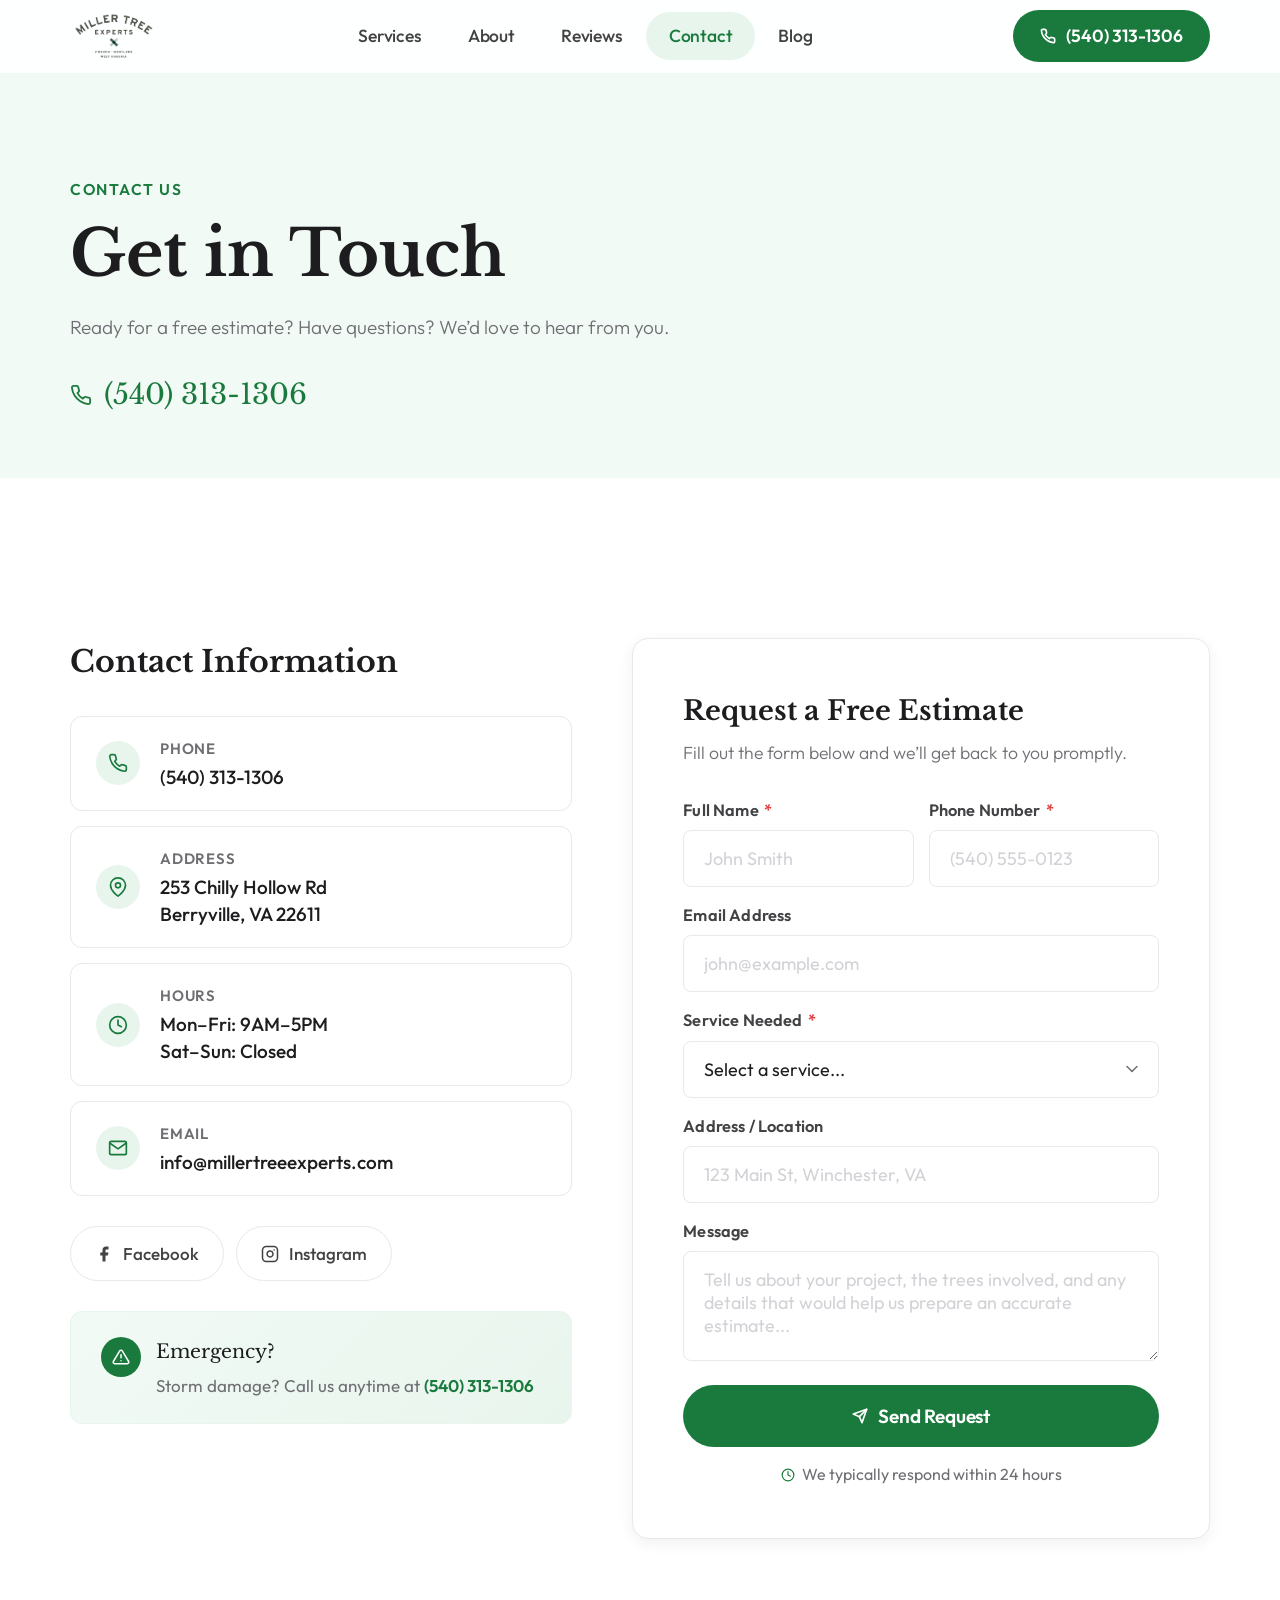
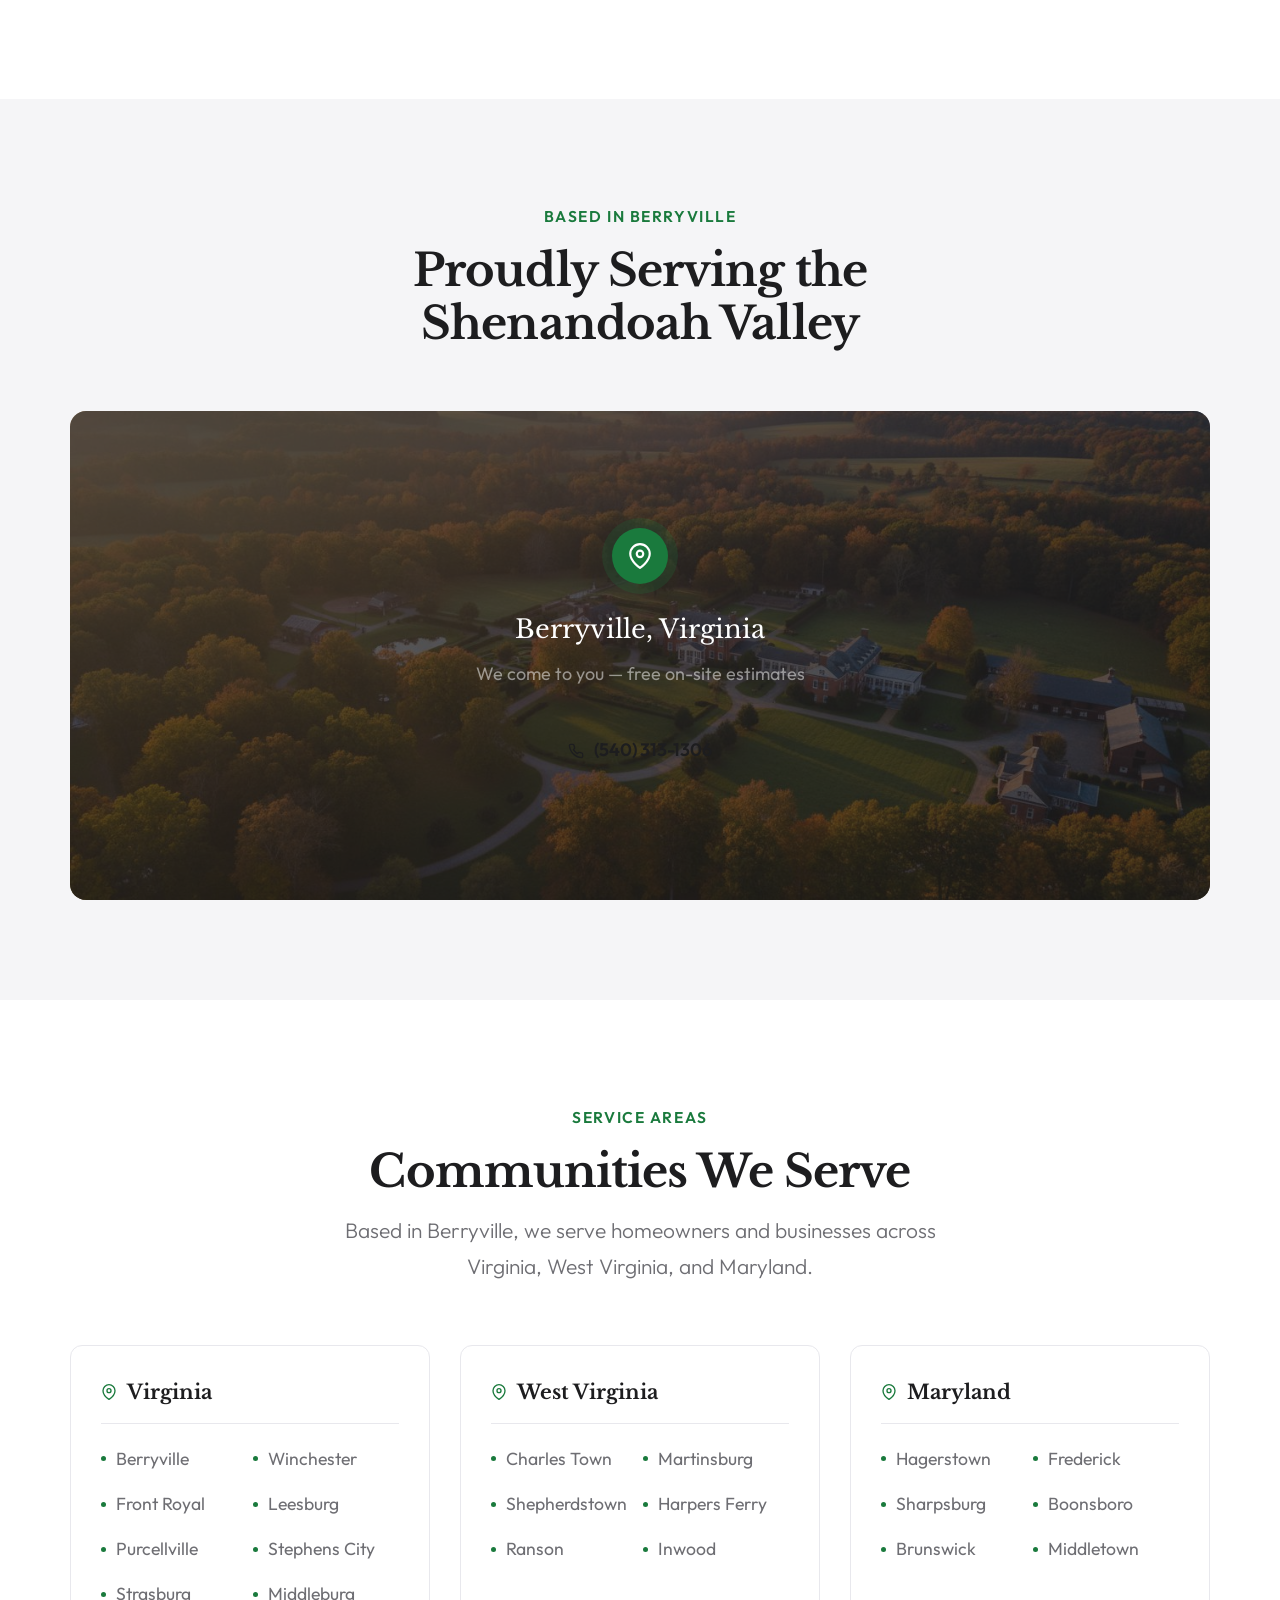
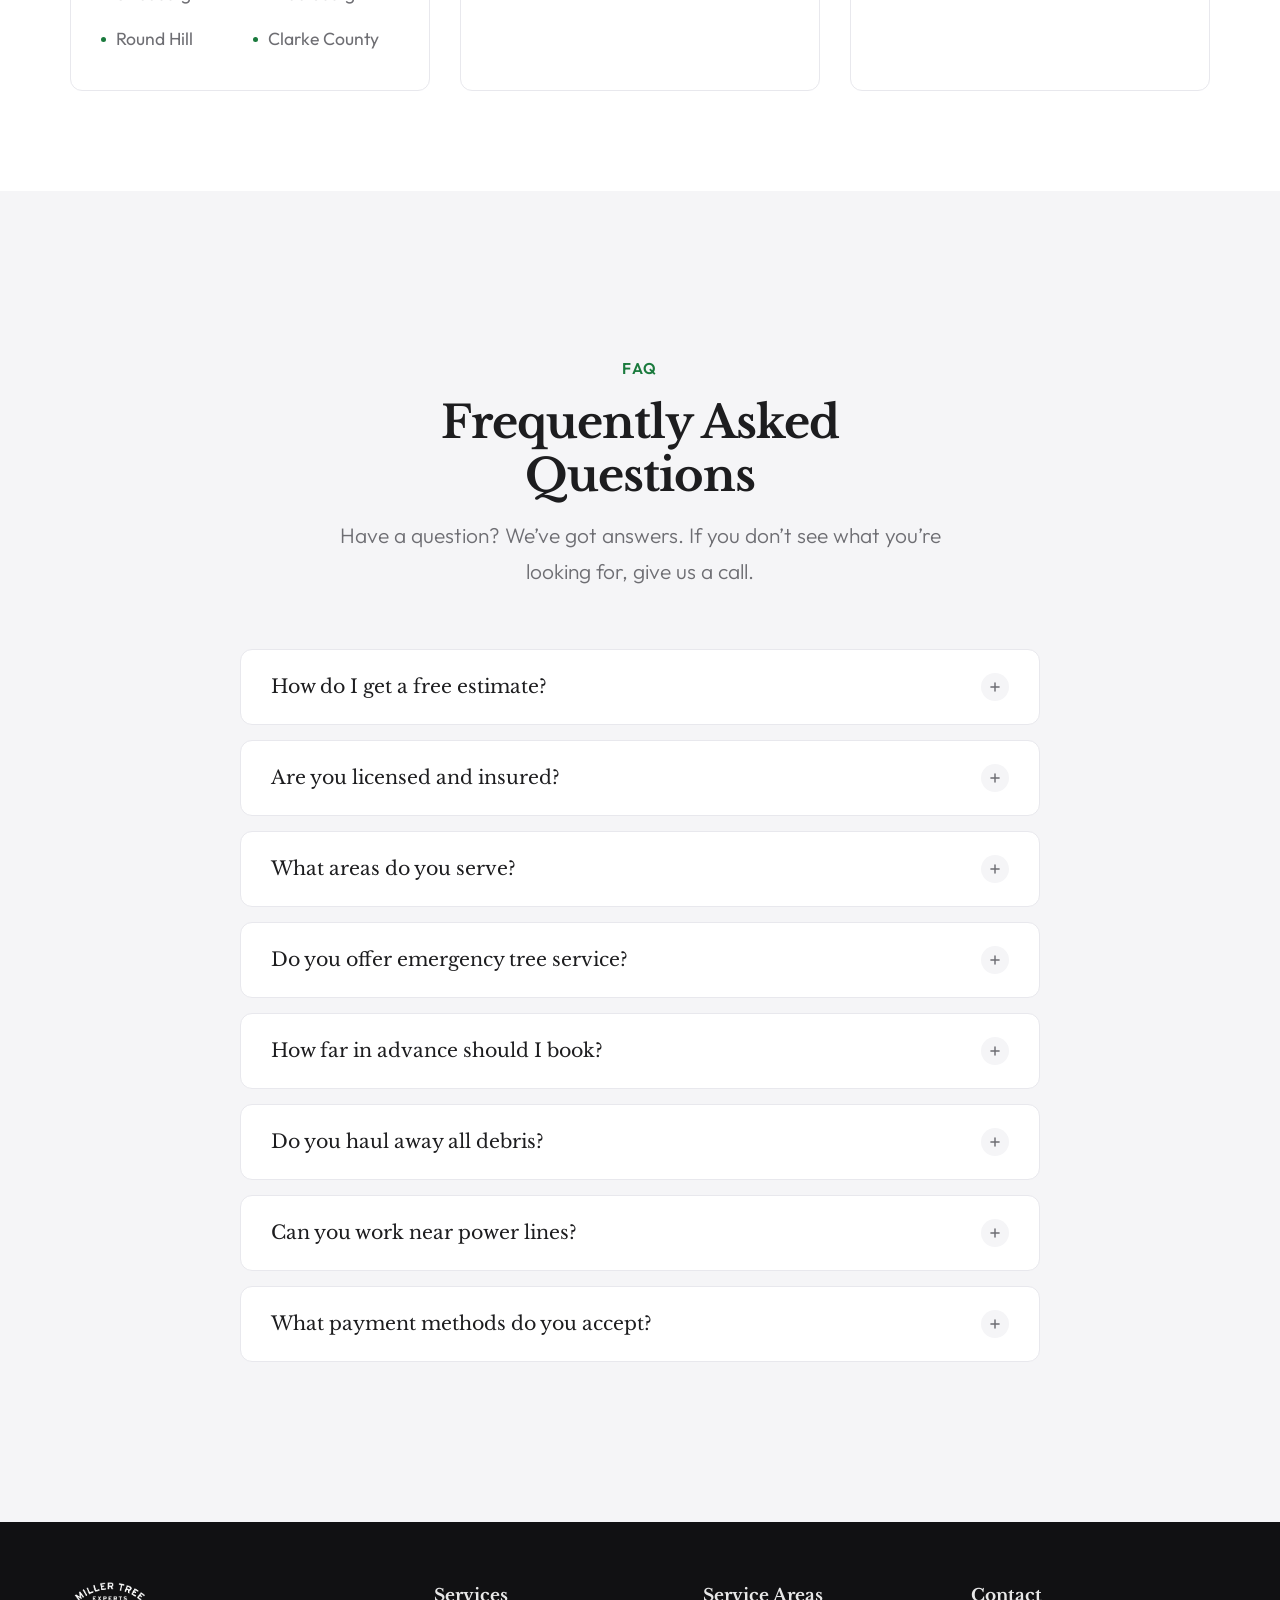
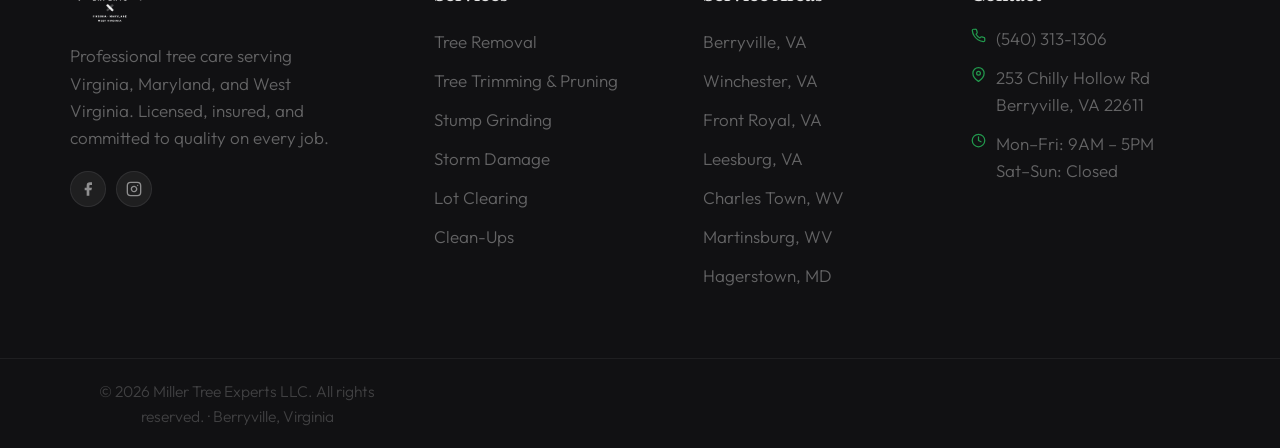
<file: prototype/contact.html>
<!DOCTYPE html>
<html lang="en">
<head>
    <meta charset="UTF-8">
    <meta name="viewport" content="width=device-width, initial-scale=1.0">
    <title>Contact Miller Tree Experts | Free Estimates | Berryville VA | (540) 313-1306</title>
    <meta name="description" content="Contact Miller Tree Experts for free tree service estimates in Berryville, Winchester &amp; the Shenandoah Valley. Call (540) 313-1306 or fill out our quick form. Licensed &amp; insured.">
    <meta name="keywords" content="contact miller tree experts, tree service estimate berryville va, tree removal quote winchester va, tree service near me, free estimate tree service">
    <meta property="og:title" content="Contact Miller Tree Experts | Free Estimates | Berryville VA">
    <meta property="og:description" content="Ready for a free estimate? Contact Miller Tree Experts. Call (540) 313-1306 or fill out our form. Serving VA, WV &amp; MD.">
    <meta property="og:type" content="website">
    <meta property="og:url" content="https://millertreeexperts.com/contact">
    <meta property="og:image" content="https://millertreeexperts.com/og-image.jpg">
    <meta name="twitter:card" content="summary_large_image">
    <link rel="canonical" href="https://millertreeexperts.com/contact">

    <link rel="preconnect" href="https://fonts.googleapis.com">
    <link rel="preconnect" href="https://fonts.gstatic.com" crossorigin>
    <link href="https://fonts.googleapis.com/css2?family=Libre+Baskerville:ital,wght@0,400;0,700;1,400&family=Outfit:wght@300;400;500;600;700&display=swap" rel="stylesheet">

    <script type="application/ld+json">
    [
        {
            "@context": "https://schema.org",
            "@type": "LocalBusiness",
            "name": "Miller Tree Experts LLC",
            "image": "https://millertreeexperts.com/logo.png",
            "description": "Tree-care company specializing in tree removal, pruning, stump grinding and clean-ups serving Virginia, Maryland, and West Virginia.",
            "@id": "https://millertreeexperts.com",
            "url": "https://millertreeexperts.com",
            "telephone": "(540) 313-1306",
            "address": {
                "@type": "PostalAddress",
                "streetAddress": "253 Chilly Hollow Rd",
                "addressLocality": "Berryville",
                "addressRegion": "VA",
                "postalCode": "22611",
                "addressCountry": "US"
            },
            "geo": {
                "@type": "GeoCoordinates",
                "latitude": 39.1518,
                "longitude": -77.9714
            },
            "openingHoursSpecification": [
                {
                    "@type": "OpeningHoursSpecification",
                    "dayOfWeek": ["Monday","Tuesday","Wednesday","Thursday","Friday"],
                    "opens": "09:00",
                    "closes": "17:00"
                }
            ],
            "aggregateRating": {
                "@type": "AggregateRating",
                "ratingValue": "5.0",
                "reviewCount": "115",
                "bestRating": "5"
            },
            "areaServed": [
                {"@type": "State", "name": "Virginia"},
                {"@type": "State", "name": "Maryland"},
                {"@type": "State", "name": "West Virginia"}
            ],
            "sameAs": [
                "https://www.facebook.com/millertreeexpert/",
                "https://www.instagram.com/millertreeexperts/"
            ]
        },
        {
            "@context": "https://schema.org",
            "@type": "FAQPage",
            "mainEntity": [
                {
                    "@type": "Question",
                    "name": "How do I get a free estimate?",
                    "acceptedAnswer": {
                        "@type": "Answer",
                        "text": "We'll come to your property, assess the job, and provide a transparent quote at no cost. Call us at (540) 313-1306 or fill out our online form."
                    }
                },
                {
                    "@type": "Question",
                    "name": "Are you licensed and insured?",
                    "acceptedAnswer": {
                        "@type": "Answer",
                        "text": "Yes, Miller Tree Experts is fully licensed and insured with comprehensive liability coverage."
                    }
                },
                {
                    "@type": "Question",
                    "name": "What areas do you serve?",
                    "acceptedAnswer": {
                        "@type": "Answer",
                        "text": "We serve Virginia, West Virginia, and Maryland including Berryville, Winchester, Front Royal, Leesburg, Charles Town, Martinsburg, Hagerstown, and surrounding areas."
                    }
                },
                {
                    "@type": "Question",
                    "name": "Do you offer emergency tree service?",
                    "acceptedAnswer": {
                        "@type": "Answer",
                        "text": "Yes, we respond to storm damage and emergency tree situations. Call (540) 313-1306."
                    }
                },
                {
                    "@type": "Question",
                    "name": "How far in advance should I book?",
                    "acceptedAnswer": {
                        "@type": "Answer",
                        "text": "We recommend scheduling 1-2 weeks ahead for non-emergency work, but we can often accommodate shorter timelines."
                    }
                },
                {
                    "@type": "Question",
                    "name": "Do you haul away all debris?",
                    "acceptedAnswer": {
                        "@type": "Answer",
                        "text": "Absolutely. We leave your property clean and clear. Full debris removal is included."
                    }
                },
                {
                    "@type": "Question",
                    "name": "Can you work near power lines?",
                    "acceptedAnswer": {
                        "@type": "Answer",
                        "text": "Yes, our trained crew is experienced in safe removal near utility lines."
                    }
                },
                {
                    "@type": "Question",
                    "name": "What payment methods do you accept?",
                    "acceptedAnswer": {
                        "@type": "Answer",
                        "text": "We accept cash, check, and major credit cards."
                    }
                }
            ]
        }
    ]
    </script>

    <link rel="stylesheet" href="css/global.css">

    <!-- Page CSS -->
    <link rel="stylesheet" href="css/pages/contact.css">
    <link rel="stylesheet" href="css/components/faq.css">
</head>

<body>

    <!-- NAV -->
    <header class="nav" role="banner">
        <div class="container">
            <a href="index-v2.html" class="nav__logo" aria-label="Miller Tree Experts - Home">
                <img src="images/miller-tree-logo.png" alt="Miller Tree Experts LLC logo" width="140" height="44">
            </a>
            <nav class="nav__links" aria-label="Main navigation">
                <a href="services.html">Services</a>
                <a href="about.html">About</a>
                <a href="reviews.html">Reviews</a>
                <a href="contact.html" class="active">Contact</a>
                <a href="blog.html">Blog</a>
            </nav>
            <div class="nav__cta">
                <a href="tel:5403131306">
                    <svg viewBox="0 0 24 24" fill="none" stroke="currentColor" stroke-width="2.5" stroke-linecap="round" stroke-linejoin="round"><path d="M22 16.92v3a2 2 0 01-2.18 2 19.79 19.79 0 01-8.63-3.07 19.5 19.5 0 01-6-6 19.79 19.79 0 01-3.07-8.67A2 2 0 014.11 2h3a2 2 0 012 1.72c.127.96.361 1.903.7 2.81a2 2 0 01-.45 2.11L8.09 9.91a16 16 0 006 6l1.27-1.27a2 2 0 012.11-.45c.907.339 1.85.573 2.81.7A2 2 0 0122 16.92z"/></svg>
                    (540) 313-1306
                </a>
            </div>
            <button class="nav__toggle" aria-label="Toggle menu" aria-expanded="false">
                <span></span>
            </button>
        </div>
        <nav class="nav__mobile" aria-label="Mobile navigation">
            <div class="nav__mobile-inner">
                <a href="services.html">Services</a>
                <a href="about.html">About</a>
                <a href="reviews.html">Reviews</a>
                <a href="contact.html" class="active">Contact</a>
                <a href="blog.html">Blog</a>
                <a href="tel:5403131306" class="nav__mobile-phone">
                    <svg viewBox="0 0 24 24" fill="none" stroke="currentColor" stroke-width="2.5" stroke-linecap="round" stroke-linejoin="round" width="16" height="16"><path d="M22 16.92v3a2 2 0 01-2.18 2 19.79 19.79 0 01-8.63-3.07 19.5 19.5 0 01-6-6 19.79 19.79 0 01-3.07-8.67A2 2 0 014.11 2h3a2 2 0 012 1.72c.127.96.361 1.903.7 2.81a2 2 0 01-.45 2.11L8.09 9.91a16 16 0 006 6l1.27-1.27a2 2 0 012.11-.45c.907.339 1.85.573 2.81.7A2 2 0 0122 16.92z"/></svg>
                    (540) 313-1306
                </a>
            </div>
        </nav>
    </header>

    <main>

        <!-- PAGE HERO -->
        <section class="page-hero" aria-labelledby="page-hero-title">
            <div class="page-hero__content">
                <div class="container">
                    <div class="page-hero__eyebrow">Contact Us</div>
                    <h1 id="page-hero-title" class="page-hero__title">Get in Touch</h1>
                    <p class="page-hero__subtitle">Ready for a free estimate? Have questions? We&rsquo;d love to hear from you.</p>
                    <a href="tel:5403131306" class="page-hero__phone">
                        <svg viewBox="0 0 24 24" fill="none" stroke="currentColor" stroke-width="2" stroke-linecap="round" stroke-linejoin="round"><path d="M22 16.92v3a2 2 0 01-2.18 2 19.79 19.79 0 01-8.63-3.07 19.5 19.5 0 01-6-6 19.79 19.79 0 01-3.07-8.67A2 2 0 014.11 2h3a2 2 0 012 1.72c.127.96.361 1.903.7 2.81a2 2 0 01-.45 2.11L8.09 9.91a16 16 0 006 6l1.27-1.27a2 2 0 012.11-.45c.907.339 1.85.573 2.81.7A2 2 0 0122 16.92z"/></svg>
                        (540) 313-1306
                    </a>
                </div>
            </div>
        </section>

        <!-- CONTACT INFO + FORM -->
        <section class="contact" id="contact-form" aria-labelledby="contact-title">
            <div class="container">
                <div class="contact__grid">

                    <!-- LEFT COLUMN: Contact Info -->
                    <div class="reveal">
                        <h2 id="contact-title" class="contact-info__title">Contact Information</h2>

                        <div class="contact-info__items">
                            <a href="tel:5403131306" class="contact-info__item">
                                <div class="contact-info__item-icon">
                                    <svg viewBox="0 0 24 24" fill="none" stroke="currentColor" stroke-width="2" stroke-linecap="round" stroke-linejoin="round"><path d="M22 16.92v3a2 2 0 01-2.18 2 19.79 19.79 0 01-8.63-3.07 19.5 19.5 0 01-6-6 19.79 19.79 0 01-3.07-8.67A2 2 0 014.11 2h3a2 2 0 012 1.72c.127.96.361 1.903.7 2.81a2 2 0 01-.45 2.11L8.09 9.91a16 16 0 006 6l1.27-1.27a2 2 0 012.11-.45c.907.339 1.85.573 2.81.7A2 2 0 0122 16.92z"/></svg>
                                </div>
                                <div>
                                    <div class="contact-info__item-label">Phone</div>
                                    <div class="contact-info__item-value">(540) 313-1306</div>
                                </div>
                            </a>

                            <div class="contact-info__item">
                                <div class="contact-info__item-icon">
                                    <svg viewBox="0 0 24 24" fill="none" stroke="currentColor" stroke-width="2" stroke-linecap="round" stroke-linejoin="round"><path d="M21 10c0 7-9 13-9 13s-9-6-9-13a9 9 0 0118 0z"/><circle cx="12" cy="10" r="3"/></svg>
                                </div>
                                <div>
                                    <div class="contact-info__item-label">Address</div>
                                    <div class="contact-info__item-value">253 Chilly Hollow Rd<br>Berryville, VA 22611</div>
                                </div>
                            </div>

                            <div class="contact-info__item">
                                <div class="contact-info__item-icon">
                                    <svg viewBox="0 0 24 24" fill="none" stroke="currentColor" stroke-width="2" stroke-linecap="round" stroke-linejoin="round"><circle cx="12" cy="12" r="10"/><polyline points="12 6 12 12 16 14"/></svg>
                                </div>
                                <div>
                                    <div class="contact-info__item-label">Hours</div>
                                    <div class="contact-info__item-value">Mon&ndash;Fri: 9AM&ndash;5PM<br>Sat&ndash;Sun: Closed</div>
                                </div>
                            </div>

                            <a href="mailto:info@millertreeexperts.com" class="contact-info__item">
                                <div class="contact-info__item-icon">
                                    <svg viewBox="0 0 24 24" fill="none" stroke="currentColor" stroke-width="2" stroke-linecap="round" stroke-linejoin="round"><path d="M4 4h16c1.1 0 2 .9 2 2v12c0 1.1-.9 2-2 2H4c-1.1 0-2-.9-2-2V6c0-1.1.9-2 2-2z"/><polyline points="22,6 12,13 2,6"/></svg>
                                </div>
                                <div>
                                    <div class="contact-info__item-label">Email</div>
                                    <div class="contact-info__item-value">info@millertreeexperts.com</div>
                                </div>
                            </a>
                        </div>

                        <!-- Social Links -->
                        <div class="contact-info__social">
                            <a href="https://www.facebook.com/millertreeexpert/" target="_blank" rel="noopener noreferrer" aria-label="Follow us on Facebook">
                                <svg viewBox="0 0 24 24" fill="currentColor"><path d="M18 2h-3a5 5 0 00-5 5v3H7v4h3v8h4v-8h3l1-4h-4V7a1 1 0 011-1h3z"/></svg>
                                Facebook
                            </a>
                            <a href="https://www.instagram.com/millertreeexperts/" target="_blank" rel="noopener noreferrer" aria-label="Follow us on Instagram">
                                <svg viewBox="0 0 24 24" fill="none" stroke="currentColor" stroke-width="2" stroke-linecap="round" stroke-linejoin="round"><rect x="2" y="2" width="20" height="20" rx="5" ry="5"/><path d="M16 11.37A4 4 0 1112.63 8 4 4 0 0116 11.37z"/><line x1="17.5" y1="6.5" x2="17.51" y2="6.5"/></svg>
                                Instagram
                            </a>
                        </div>

                        <!-- Emergency Callout -->
                        <div class="contact-info__emergency">
                            <div class="contact-info__emergency-icon">
                                <svg viewBox="0 0 24 24" fill="none" stroke="currentColor" stroke-width="2" stroke-linecap="round" stroke-linejoin="round"><path d="M10.29 3.86L1.82 18a2 2 0 001.71 3h16.94a2 2 0 001.71-3L13.71 3.86a2 2 0 00-3.42 0z"/><line x1="12" y1="9" x2="12" y2="13"/><line x1="12" y1="17" x2="12.01" y2="17"/></svg>
                            </div>
                            <div>
                                <div class="contact-info__emergency-title">Emergency?</div>
                                <div class="contact-info__emergency-text">Storm damage? Call us anytime at <a href="tel:5403131306">(540) 313-1306</a></div>
                            </div>
                        </div>
                    </div>

                    <!-- RIGHT COLUMN: Form -->
                    <div class="contact-form reveal reveal-d2">
                        <h3 class="contact-form__title">Request a Free Estimate</h3>
                        <p class="contact-form__subtitle">Fill out the form below and we&rsquo;ll get back to you promptly.</p>

                        <form id="estimateForm" action="#" method="POST" aria-label="Free estimate request form" novalidate>
                            <div class="form-row">
                                <div class="form-group">
                                    <label for="name">Full Name <span class="required">*</span></label>
                                    <input type="text" id="name" name="name" placeholder="John Smith" required autocomplete="name">
                                    <div class="error-message" id="name-error">Please enter your name.</div>
                                </div>
                                <div class="form-group">
                                    <label for="phone">Phone Number <span class="required">*</span></label>
                                    <input type="tel" id="phone" name="phone" placeholder="(540) 555-0123" required autocomplete="tel">
                                    <div class="error-message" id="phone-error">Please enter a valid phone number.</div>
                                </div>
                            </div>
                            <div class="form-group">
                                <label for="email">Email Address</label>
                                <input type="email" id="email" name="email" placeholder="john@example.com" autocomplete="email">
                                <div class="error-message" id="email-error">Please enter a valid email address.</div>
                            </div>
                            <div class="form-group">
                                <label for="service">Service Needed <span class="required">*</span></label>
                                <select id="service" name="service" required>
                                    <option value="" disabled selected>Select a service...</option>
                                    <option value="tree-removal">Tree Removal</option>
                                    <option value="tree-trimming">Tree Trimming &amp; Pruning</option>
                                    <option value="stump-grinding">Stump Grinding</option>
                                    <option value="storm-damage">Storm Damage &amp; Emergency</option>
                                    <option value="lot-clearing">Lot Clearing</option>
                                    <option value="clean-up">Clean-Up</option>
                                    <option value="other">Other</option>
                                </select>
                                <div class="error-message" id="service-error">Please select a service.</div>
                            </div>
                            <div class="form-group">
                                <label for="address">Address / Location</label>
                                <input type="text" id="address" name="address" placeholder="123 Main St, Winchester, VA" autocomplete="street-address">
                            </div>
                            <div class="form-group">
                                <label for="message">Message</label>
                                <textarea id="message" name="message" placeholder="Tell us about your project, the trees involved, and any details that would help us prepare an accurate estimate..."></textarea>
                            </div>
                            <button type="submit" class="btn btn--primary">
                                <svg viewBox="0 0 24 24" fill="none" stroke="currentColor" stroke-width="2.5" stroke-linecap="round" stroke-linejoin="round"><line x1="22" y1="2" x2="11" y2="13"/><polygon points="22 2 15 22 11 13 2 9 22 2"/></svg>
                                Send Request
                            </button>
                        </form>

                        <div class="contact-form__note">
                            <svg viewBox="0 0 24 24" fill="none" stroke="currentColor" stroke-width="2" stroke-linecap="round" stroke-linejoin="round"><circle cx="12" cy="12" r="10"/><polyline points="12 6 12 12 16 14"/></svg>
                            We typically respond within 24 hours
                        </div>
                    </div>

                </div>
            </div>
        </section>

        <!-- MAP SECTION -->
        <section class="map-section" aria-labelledby="map-title">
            <div class="container">
                <div class="section__header reveal">
                    <div class="section__eyebrow">Based in Berryville</div>
                    <h2 id="map-title" class="section__title">Proudly Serving the Shenandoah Valley</h2>
                </div>
                <div class="map-placeholder reveal">
                    <img src="images/generated/property-trees.jpg" alt="Tree-lined property in Virginia's Shenandoah Valley" loading="lazy">
                    <div class="map-placeholder__overlay">
                        <div class="map-placeholder__pin">
                            <svg viewBox="0 0 24 24" fill="none" stroke="currentColor" stroke-width="2" stroke-linecap="round" stroke-linejoin="round"><path d="M21 10c0 7-9 13-9 13s-9-6-9-13a9 9 0 0118 0z"/><circle cx="12" cy="10" r="3"/></svg>
                        </div>
                        <div class="map-placeholder__address">Berryville, Virginia</div>
                        <div class="map-placeholder__city">We come to you &mdash; free on-site estimates</div>
                        <a href="tel:5403131306" class="btn btn--white">
                            <svg viewBox="0 0 24 24" fill="none" stroke="currentColor" stroke-width="2" stroke-linecap="round" stroke-linejoin="round"><path d="M22 16.92v3a2 2 0 01-2.18 2 19.79 19.79 0 01-8.63-3.07 19.5 19.5 0 01-6-6 19.79 19.79 0 01-3.07-8.67A2 2 0 014.11 2h3a2 2 0 012 1.72c.127.96.361 1.903.7 2.81a2 2 0 01-.45 2.11L8.09 9.91a16 16 0 006 6l1.27-1.27a2 2 0 012.11-.45c.907.339 1.85.573 2.81.7A2 2 0 0122 16.92z"/></svg>
                            (540) 313-1306
                        </a>
                    </div>
                </div>
            </div>
        </section>

        <!-- SERVICE AREAS QUICK REFERENCE -->
        <section class="areas-section" aria-labelledby="areas-title">
            <div class="container">
                <div class="section__header reveal">
                    <div class="section__eyebrow">Service Areas</div>
                    <h2 id="areas-title" class="section__title">Communities We Serve</h2>
                    <p class="section__desc">Based in Berryville, we serve homeowners and businesses across Virginia, West Virginia, and Maryland.</p>
                </div>

                <div class="areas__columns reveal">
                    <div class="areas__column">
                        <h3 class="areas__column-title">
                            <svg viewBox="0 0 24 24" fill="none" stroke="currentColor" stroke-width="2" stroke-linecap="round" stroke-linejoin="round"><path d="M21 10c0 7-9 13-9 13s-9-6-9-13a9 9 0 0118 0z"/><circle cx="12" cy="10" r="3"/></svg>
                            Virginia
                        </h3>
                        <ul>
                            <li>Berryville</li>
                            <li>Winchester</li>
                            <li>Front Royal</li>
                            <li>Leesburg</li>
                            <li>Purcellville</li>
                            <li>Stephens City</li>
                            <li>Strasburg</li>
                            <li>Middleburg</li>
                            <li>Round Hill</li>
                            <li>Clarke County</li>
                        </ul>
                    </div>

                    <div class="areas__column">
                        <h3 class="areas__column-title">
                            <svg viewBox="0 0 24 24" fill="none" stroke="currentColor" stroke-width="2" stroke-linecap="round" stroke-linejoin="round"><path d="M21 10c0 7-9 13-9 13s-9-6-9-13a9 9 0 0118 0z"/><circle cx="12" cy="10" r="3"/></svg>
                            West Virginia
                        </h3>
                        <ul>
                            <li>Charles Town</li>
                            <li>Martinsburg</li>
                            <li>Shepherdstown</li>
                            <li>Harpers Ferry</li>
                            <li>Ranson</li>
                            <li>Inwood</li>
                        </ul>
                    </div>

                    <div class="areas__column">
                        <h3 class="areas__column-title">
                            <svg viewBox="0 0 24 24" fill="none" stroke="currentColor" stroke-width="2" stroke-linecap="round" stroke-linejoin="round"><path d="M21 10c0 7-9 13-9 13s-9-6-9-13a9 9 0 0118 0z"/><circle cx="12" cy="10" r="3"/></svg>
                            Maryland
                        </h3>
                        <ul>
                            <li>Hagerstown</li>
                            <li>Frederick</li>
                            <li>Sharpsburg</li>
                            <li>Boonsboro</li>
                            <li>Brunswick</li>
                            <li>Middletown</li>
                        </ul>
                    </div>
                </div>
            </div>
        </section>

        <!-- FAQ SECTION -->
        <section class="faq-section" aria-labelledby="faq-title">
            <div class="container">
                <div class="section__header reveal">
                    <div class="section__eyebrow">FAQ</div>
                    <h2 id="faq-title" class="section__title">Frequently Asked Questions</h2>
                    <p class="section__desc">Have a question? We&rsquo;ve got answers. If you don&rsquo;t see what you&rsquo;re looking for, give us a call.</p>
                </div>

                <div class="faq__list">
                    <div class="faq__item reveal reveal-d1">
                        <button class="faq__question" aria-expanded="false" aria-controls="faq-1">
                            How do I get a free estimate?
                            <span class="faq__icon">
                                <svg viewBox="0 0 24 24" fill="none" stroke="currentColor" stroke-width="2.5" stroke-linecap="round" stroke-linejoin="round"><line x1="12" y1="5" x2="12" y2="19"/><line x1="5" y1="12" x2="19" y2="12"/></svg>
                            </span>
                        </button>
                        <div class="faq__answer" id="faq-1" role="region">
                            <div class="faq__answer-inner">
                                We&rsquo;ll come to your property, assess the job, and provide a transparent quote at no cost. Just give us a call at <a href="tel:5403131306">(540) 313-1306</a> or fill out the form above and we&rsquo;ll schedule a convenient time to stop by.
                            </div>
                        </div>
                    </div>

                    <div class="faq__item reveal reveal-d2">
                        <button class="faq__question" aria-expanded="false" aria-controls="faq-2">
                            Are you licensed and insured?
                            <span class="faq__icon">
                                <svg viewBox="0 0 24 24" fill="none" stroke="currentColor" stroke-width="2.5" stroke-linecap="round" stroke-linejoin="round"><line x1="12" y1="5" x2="12" y2="19"/><line x1="5" y1="12" x2="19" y2="12"/></svg>
                            </span>
                        </button>
                        <div class="faq__answer" id="faq-2" role="region">
                            <div class="faq__answer-inner">
                                Yes, Miller Tree Experts is fully licensed and insured with comprehensive liability coverage. Your property and our crew are always protected.
                            </div>
                        </div>
                    </div>

                    <div class="faq__item reveal reveal-d3">
                        <button class="faq__question" aria-expanded="false" aria-controls="faq-3">
                            What areas do you serve?
                            <span class="faq__icon">
                                <svg viewBox="0 0 24 24" fill="none" stroke="currentColor" stroke-width="2.5" stroke-linecap="round" stroke-linejoin="round"><line x1="12" y1="5" x2="12" y2="19"/><line x1="5" y1="12" x2="19" y2="12"/></svg>
                            </span>
                        </button>
                        <div class="faq__answer" id="faq-3" role="region">
                            <div class="faq__answer-inner">
                                We serve Virginia, West Virginia, and Maryland including Berryville, Winchester, Front Royal, Leesburg, Charles Town, Martinsburg, Hagerstown, and many surrounding areas. If you&rsquo;re not sure whether you&rsquo;re in our coverage area, just give us a call.
                            </div>
                        </div>
                    </div>

                    <div class="faq__item reveal reveal-d4">
                        <button class="faq__question" aria-expanded="false" aria-controls="faq-4">
                            Do you offer emergency tree service?
                            <span class="faq__icon">
                                <svg viewBox="0 0 24 24" fill="none" stroke="currentColor" stroke-width="2.5" stroke-linecap="round" stroke-linejoin="round"><line x1="12" y1="5" x2="12" y2="19"/><line x1="5" y1="12" x2="19" y2="12"/></svg>
                            </span>
                        </button>
                        <div class="faq__answer" id="faq-4" role="region">
                            <div class="faq__answer-inner">
                                Yes, we respond to storm damage and emergency tree situations. When severe weather strikes, call us at <a href="tel:5403131306">(540) 313-1306</a> and we&rsquo;ll get to you as quickly as possible.
                            </div>
                        </div>
                    </div>

                    <div class="faq__item reveal reveal-d5">
                        <button class="faq__question" aria-expanded="false" aria-controls="faq-5">
                            How far in advance should I book?
                            <span class="faq__icon">
                                <svg viewBox="0 0 24 24" fill="none" stroke="currentColor" stroke-width="2.5" stroke-linecap="round" stroke-linejoin="round"><line x1="12" y1="5" x2="12" y2="19"/><line x1="5" y1="12" x2="19" y2="12"/></svg>
                            </span>
                        </button>
                        <div class="faq__answer" id="faq-5" role="region">
                            <div class="faq__answer-inner">
                                We recommend scheduling 1&ndash;2 weeks ahead for non-emergency work, but we can often accommodate shorter timelines depending on availability. Contact us and we&rsquo;ll work to find a time that fits your schedule.
                            </div>
                        </div>
                    </div>

                    <div class="faq__item reveal reveal-d1">
                        <button class="faq__question" aria-expanded="false" aria-controls="faq-6">
                            Do you haul away all debris?
                            <span class="faq__icon">
                                <svg viewBox="0 0 24 24" fill="none" stroke="currentColor" stroke-width="2.5" stroke-linecap="round" stroke-linejoin="round"><line x1="12" y1="5" x2="12" y2="19"/><line x1="5" y1="12" x2="19" y2="12"/></svg>
                            </span>
                        </button>
                        <div class="faq__answer" id="faq-6" role="region">
                            <div class="faq__answer-inner">
                                Absolutely. We leave your property clean and clear. Full debris removal is included with every job. You won&rsquo;t have to worry about a thing.
                            </div>
                        </div>
                    </div>

                    <div class="faq__item reveal reveal-d2">
                        <button class="faq__question" aria-expanded="false" aria-controls="faq-7">
                            Can you work near power lines?
                            <span class="faq__icon">
                                <svg viewBox="0 0 24 24" fill="none" stroke="currentColor" stroke-width="2.5" stroke-linecap="round" stroke-linejoin="round"><line x1="12" y1="5" x2="12" y2="19"/><line x1="5" y1="12" x2="19" y2="12"/></svg>
                            </span>
                        </button>
                        <div class="faq__answer" id="faq-7" role="region">
                            <div class="faq__answer-inner">
                                Yes, our trained crew is experienced in safe tree removal near utility lines. We take every precaution to ensure the safety of our team and your property when working near power infrastructure.
                            </div>
                        </div>
                    </div>

                    <div class="faq__item reveal reveal-d3">
                        <button class="faq__question" aria-expanded="false" aria-controls="faq-8">
                            What payment methods do you accept?
                            <span class="faq__icon">
                                <svg viewBox="0 0 24 24" fill="none" stroke="currentColor" stroke-width="2.5" stroke-linecap="round" stroke-linejoin="round"><line x1="12" y1="5" x2="12" y2="19"/><line x1="5" y1="12" x2="19" y2="12"/></svg>
                            </span>
                        </button>
                        <div class="faq__answer" id="faq-8" role="region">
                            <div class="faq__answer-inner">
                                We accept cash, check, and major credit cards. Payment is due upon completion of the work unless other arrangements have been made in advance.
                            </div>
                        </div>
                    </div>
                </div>
            </div>
        </section>

    </main>

    <!-- FOOTER -->
    <footer class="footer" role="contentinfo">
        <div class="container">
            <div class="footer__brand">
                <img src="images/miller-tree-logo.png" alt="Miller Tree Experts LLC" width="140" height="44">
                <p class="footer__brand-text">Professional tree care serving Virginia, Maryland, and West Virginia. Licensed, insured, and committed to quality on every job.</p>
                <div class="footer__social">
                    <a href="https://www.facebook.com/millertreeexpert/" target="_blank" rel="noopener noreferrer" aria-label="Follow us on Facebook">
                        <svg viewBox="0 0 24 24" fill="currentColor"><path d="M18 2h-3a5 5 0 00-5 5v3H7v4h3v8h4v-8h3l1-4h-4V7a1 1 0 011-1h3z"/></svg>
                    </a>
                    <a href="https://www.instagram.com/millertreeexperts/" target="_blank" rel="noopener noreferrer" aria-label="Follow us on Instagram">
                        <svg viewBox="0 0 24 24" fill="none" stroke="currentColor" stroke-width="2" stroke-linecap="round" stroke-linejoin="round"><rect x="2" y="2" width="20" height="20" rx="5" ry="5"/><path d="M16 11.37A4 4 0 1112.63 8 4 4 0 0116 11.37z"/><line x1="17.5" y1="6.5" x2="17.51" y2="6.5"/></svg>
                    </a>
                </div>
            </div>

            <div class="footer__col">
                <h3 class="footer__col-title">Services</h3>
                <ul>
                    <li><a href="tree-removal.html">Tree Removal</a></li>
                    <li><a href="tree-trimming.html">Tree Trimming &amp; Pruning</a></li>
                    <li><a href="stump-grinding.html">Stump Grinding</a></li>
                    <li><a href="storm-damage.html">Storm Damage</a></li>
                    <li><a href="lot-clearing.html">Lot Clearing</a></li>
                    <li><a href="clean-ups.html">Clean-Ups</a></li>
                </ul>
            </div>

            <div class="footer__col">
                <h3 class="footer__col-title">Service Areas</h3>
                <ul>
                    <li><a href="index-v2.html#areas">Berryville, VA</a></li>
                    <li><a href="index-v2.html#areas">Winchester, VA</a></li>
                    <li><a href="index-v2.html#areas">Front Royal, VA</a></li>
                    <li><a href="index-v2.html#areas">Leesburg, VA</a></li>
                    <li><a href="index-v2.html#areas">Charles Town, WV</a></li>
                    <li><a href="index-v2.html#areas">Martinsburg, WV</a></li>
                    <li><a href="index-v2.html#areas">Hagerstown, MD</a></li>
                </ul>
            </div>

            <div class="footer__col">
                <h3 class="footer__col-title">Contact</h3>
                <div class="footer__contact-item">
                    <svg viewBox="0 0 24 24" fill="none" stroke="currentColor" stroke-width="2" stroke-linecap="round" stroke-linejoin="round"><path d="M22 16.92v3a2 2 0 01-2.18 2 19.79 19.79 0 01-8.63-3.07 19.5 19.5 0 01-6-6 19.79 19.79 0 01-3.07-8.67A2 2 0 014.11 2h3a2 2 0 012 1.72c.127.96.361 1.903.7 2.81a2 2 0 01-.45 2.11L8.09 9.91a16 16 0 006 6l1.27-1.27a2 2 0 012.11-.45c.907.339 1.85.573 2.81.7A2 2 0 0122 16.92z"/></svg>
                    <a href="tel:5403131306">(540) 313-1306</a>
                </div>
                <div class="footer__contact-item">
                    <svg viewBox="0 0 24 24" fill="none" stroke="currentColor" stroke-width="2" stroke-linecap="round" stroke-linejoin="round"><path d="M21 10c0 7-9 13-9 13s-9-6-9-13a9 9 0 0118 0z"/><circle cx="12" cy="10" r="3"/></svg>
                    <span>253 Chilly Hollow Rd<br>Berryville, VA 22611</span>
                </div>
                <div class="footer__contact-item">
                    <svg viewBox="0 0 24 24" fill="none" stroke="currentColor" stroke-width="2" stroke-linecap="round" stroke-linejoin="round"><circle cx="12" cy="12" r="10"/><polyline points="12 6 12 12 16 14"/></svg>
                    <span>Mon&ndash;Fri: 9AM &ndash; 5PM<br>Sat&ndash;Sun: Closed</span>
                </div>
            </div>
        </div>

        <div class="footer__bottom">
            <div class="container">
                &copy; 2026 Miller Tree Experts LLC. All rights reserved. &middot; Berryville, Virginia
            </div>
        </div>
    </footer>

    <script>
        // ========================================
        // IntersectionObserver Scroll Reveals
        // ========================================
        const revealEls = document.querySelectorAll('.reveal');
        const observer = new IntersectionObserver((entries) => {
            entries.forEach(entry => {
                if (entry.isIntersecting) {
                    entry.target.classList.add('visible');
                    observer.unobserve(entry.target);
                }
            });
        }, { threshold: 0.08, rootMargin: '0px 0px -30px 0px' });
        revealEls.forEach(el => observer.observe(el));

        // ========================================
        // Sticky Nav
        // ========================================
        const nav = document.querySelector('.nav');
        window.addEventListener('scroll', () => {
            nav.classList.toggle('scrolled', window.scrollY > 20);
        }, { passive: true });

        // ========================================
        // Mobile Nav
        // ========================================
        const toggle = document.querySelector('.nav__toggle');
        const mobileNav = document.querySelector('.nav__mobile');
        toggle.addEventListener('click', () => {
            const isOpen = mobileNav.classList.toggle('open');
            toggle.classList.toggle('active');
            toggle.setAttribute('aria-expanded', isOpen);
        });
        mobileNav.querySelectorAll('a').forEach(link => {
            link.addEventListener('click', () => {
                mobileNav.classList.remove('open');
                toggle.classList.remove('active');
                toggle.setAttribute('aria-expanded', 'false');
            });
        });
        document.addEventListener('click', (e) => {
            if (!e.target.closest('.nav') && mobileNav.classList.contains('open')) {
                mobileNav.classList.remove('open');
                toggle.classList.remove('active');
                toggle.setAttribute('aria-expanded', 'false');
            }
        });

        // ========================================
        // Phone Number Auto-Formatting
        // ========================================
        const phoneInput = document.getElementById('phone');
        phoneInput.addEventListener('input', function(e) {
            let value = e.target.value.replace(/\D/g, '');
            let formatted = '';

            if (value.length > 0) {
                // Handle 1 prefix for US numbers
                if (value.length > 10 && value[0] === '1') {
                    value = value.substring(1);
                }
                if (value.length > 10) {
                    value = value.substring(0, 10);
                }

                if (value.length <= 3) {
                    formatted = '(' + value;
                } else if (value.length <= 6) {
                    formatted = '(' + value.substring(0, 3) + ') ' + value.substring(3);
                } else {
                    formatted = '(' + value.substring(0, 3) + ') ' + value.substring(3, 6) + '-' + value.substring(6);
                }
            }

            e.target.value = formatted;
        });

        // Prevent non-numeric input on phone field
        phoneInput.addEventListener('keydown', function(e) {
            // Allow: backspace, delete, tab, escape, enter, arrows
            if ([8, 9, 13, 27, 46, 37, 38, 39, 40].indexOf(e.keyCode) !== -1 ||
                // Allow Ctrl/Cmd + A, C, V, X
                ((e.keyCode === 65 || e.keyCode === 67 || e.keyCode === 86 || e.keyCode === 88) && (e.ctrlKey || e.metaKey))) {
                return;
            }
            // Ensure that it's a number or stop the keypress
            if ((e.shiftKey || (e.keyCode < 48 || e.keyCode > 57)) && (e.keyCode < 96 || e.keyCode > 105)) {
                e.preventDefault();
            }
        });

        // ========================================
        // Form Validation
        // ========================================
        const form = document.getElementById('estimateForm');
        const nameInput = document.getElementById('name');
        const emailInput = document.getElementById('email');
        const serviceSelect = document.getElementById('service');

        function showError(input, errorId) {
            input.classList.add('error');
            document.getElementById(errorId).classList.add('show');
        }

        function clearError(input, errorId) {
            input.classList.remove('error');
            document.getElementById(errorId).classList.remove('show');
        }

        // Clear errors on input
        nameInput.addEventListener('input', () => clearError(nameInput, 'name-error'));
        phoneInput.addEventListener('input', () => clearError(phoneInput, 'phone-error'));
        emailInput.addEventListener('input', () => clearError(emailInput, 'email-error'));
        serviceSelect.addEventListener('change', () => clearError(serviceSelect, 'service-error'));

        form.addEventListener('submit', function(e) {
            e.preventDefault();
            let isValid = true;

            // Validate name
            if (!nameInput.value.trim()) {
                showError(nameInput, 'name-error');
                isValid = false;
            }

            // Validate phone (must have at least 10 digits)
            const phoneDigits = phoneInput.value.replace(/\D/g, '');
            if (phoneDigits.length < 10) {
                showError(phoneInput, 'phone-error');
                isValid = false;
            }

            // Validate email (if provided)
            if (emailInput.value.trim() && !/^[^\s@]+@[^\s@]+\.[^\s@]+$/.test(emailInput.value.trim())) {
                showError(emailInput, 'email-error');
                isValid = false;
            }

            // Validate service
            if (!serviceSelect.value) {
                showError(serviceSelect, 'service-error');
                isValid = false;
            }

            if (isValid) {
                // In production, this would submit to a backend
                const submitBtn = form.querySelector('button[type="submit"]');
                const originalHTML = submitBtn.innerHTML;
                submitBtn.innerHTML = '<svg viewBox="0 0 24 24" fill="none" stroke="currentColor" stroke-width="2.5" stroke-linecap="round" stroke-linejoin="round"><polyline points="20 6 9 17 4 12"/></svg> Request Sent!';
                submitBtn.style.background = 'var(--green-light)';
                submitBtn.disabled = true;

                setTimeout(() => {
                    form.reset();
                    submitBtn.innerHTML = originalHTML;
                    submitBtn.style.background = '';
                    submitBtn.disabled = false;
                }, 3000);
            }
        });

        // ========================================
        // FAQ Accordion
        // ========================================
        const faqItems = document.querySelectorAll('.faq__item');

        faqItems.forEach(item => {
            const question = item.querySelector('.faq__question');
            const answer = item.querySelector('.faq__answer');
            const inner = answer.querySelector('.faq__answer-inner');

            question.addEventListener('click', () => {
                const isActive = item.classList.contains('active');

                // Close all other items
                faqItems.forEach(otherItem => {
                    if (otherItem !== item && otherItem.classList.contains('active')) {
                        otherItem.classList.remove('active');
                        otherItem.querySelector('.faq__question').setAttribute('aria-expanded', 'false');
                        otherItem.querySelector('.faq__answer').style.maxHeight = '0';
                    }
                });

                // Toggle current item
                if (isActive) {
                    item.classList.remove('active');
                    question.setAttribute('aria-expanded', 'false');
                    answer.style.maxHeight = '0';
                } else {
                    item.classList.add('active');
                    question.setAttribute('aria-expanded', 'true');
                    answer.style.maxHeight = inner.scrollHeight + 'px';
                }
            });
        });
    </script>

</body>
</html>
</file>
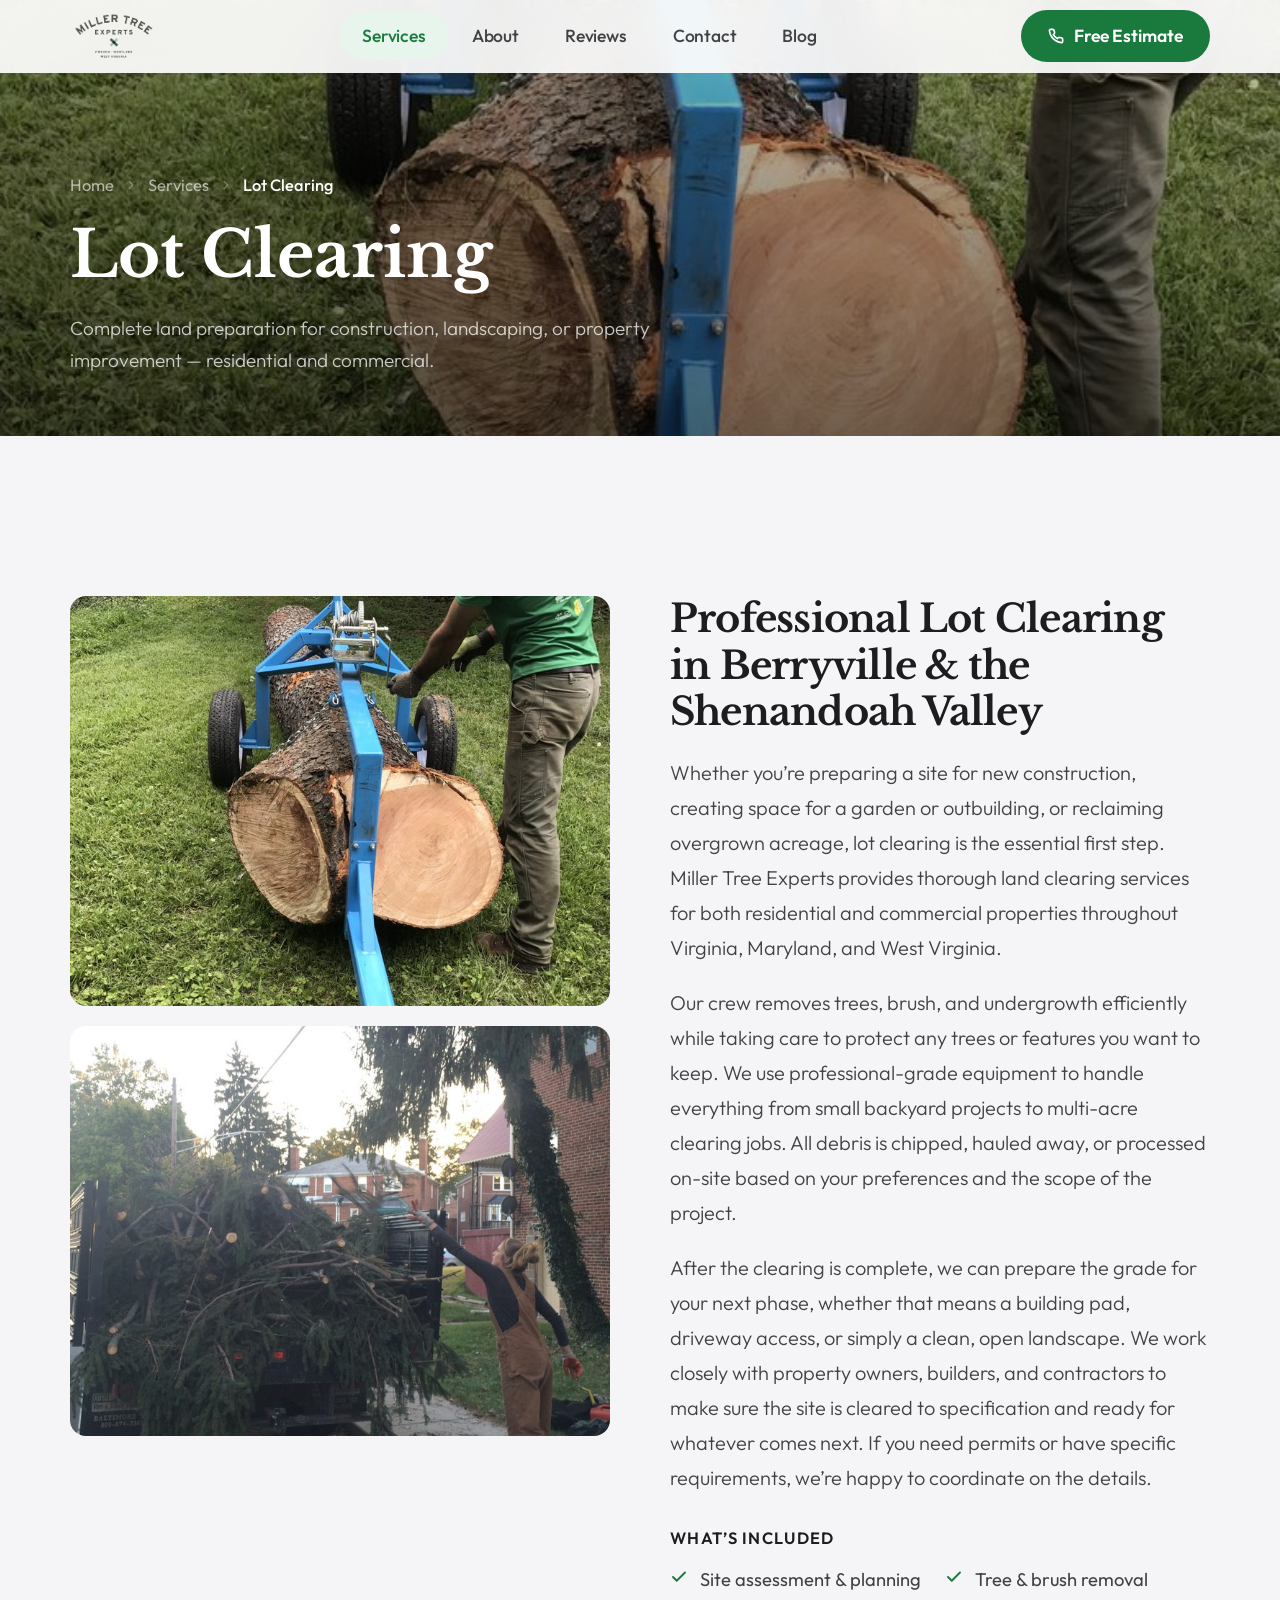
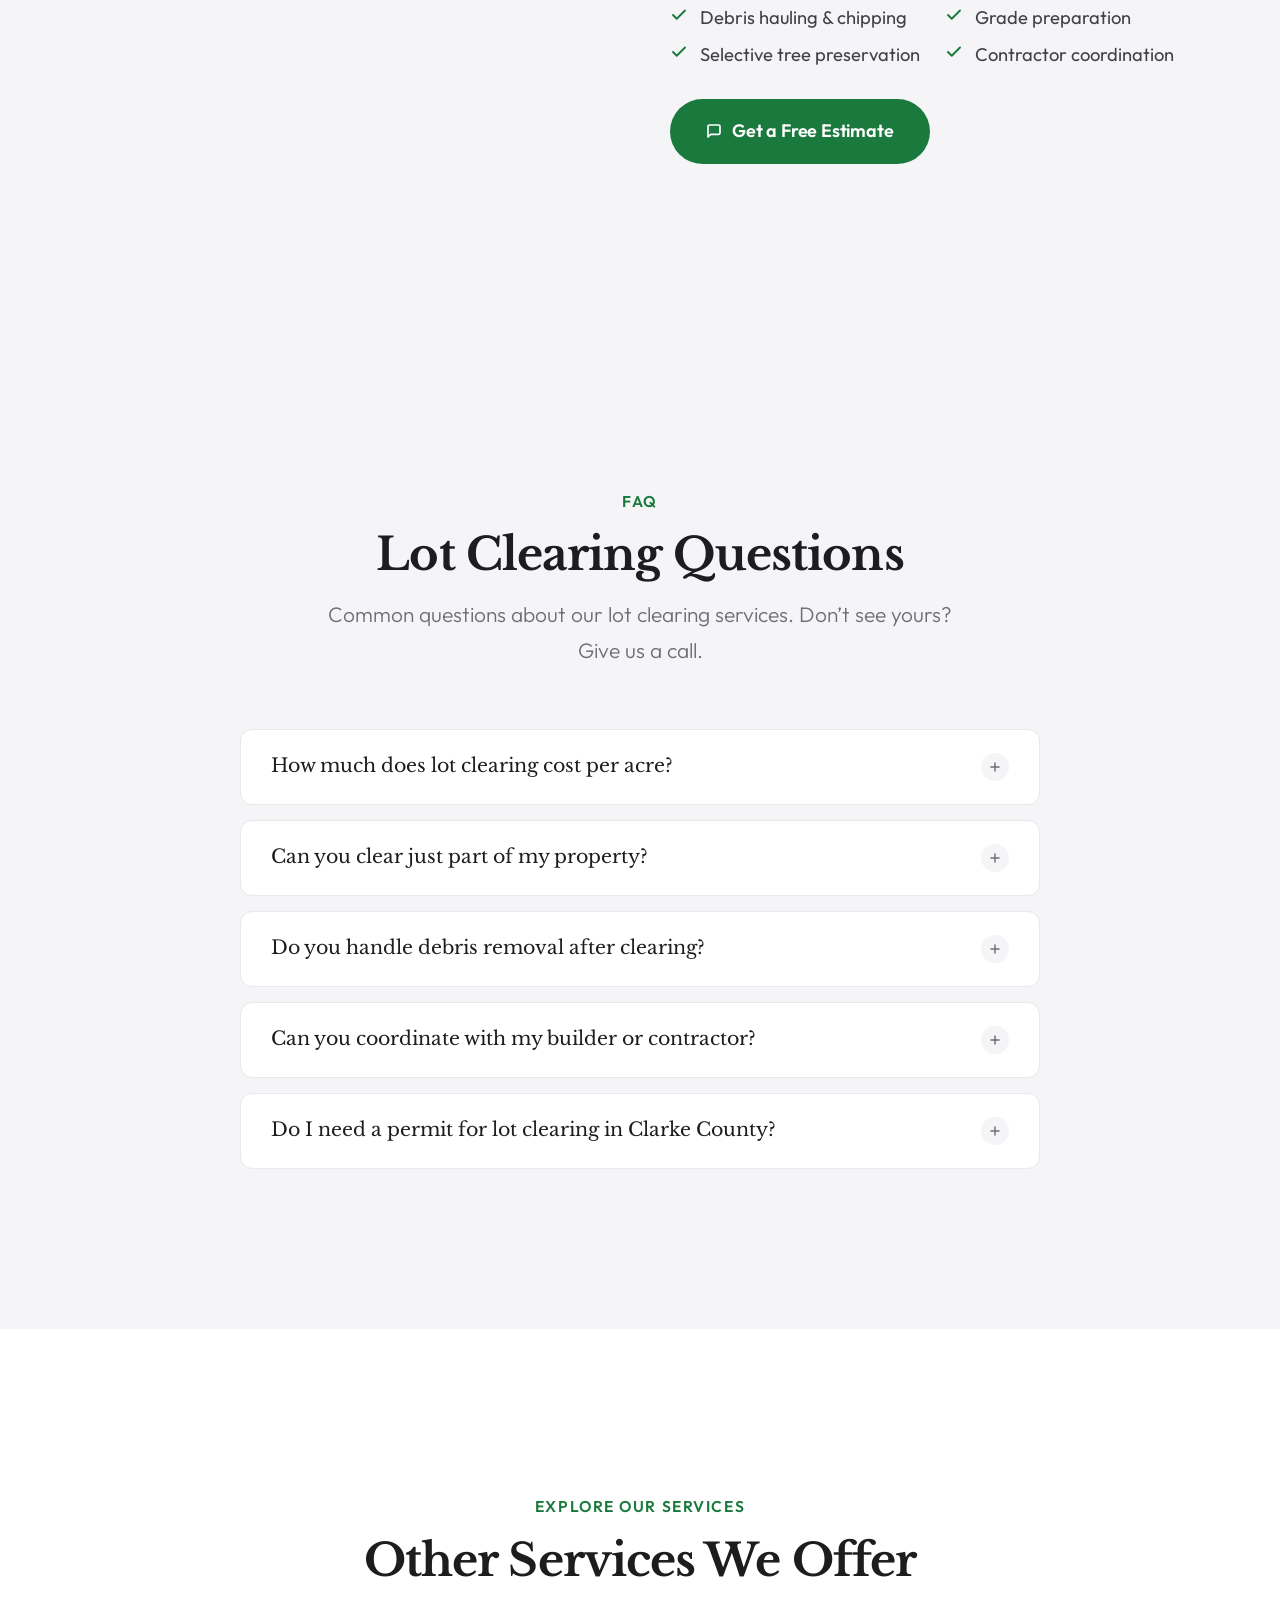
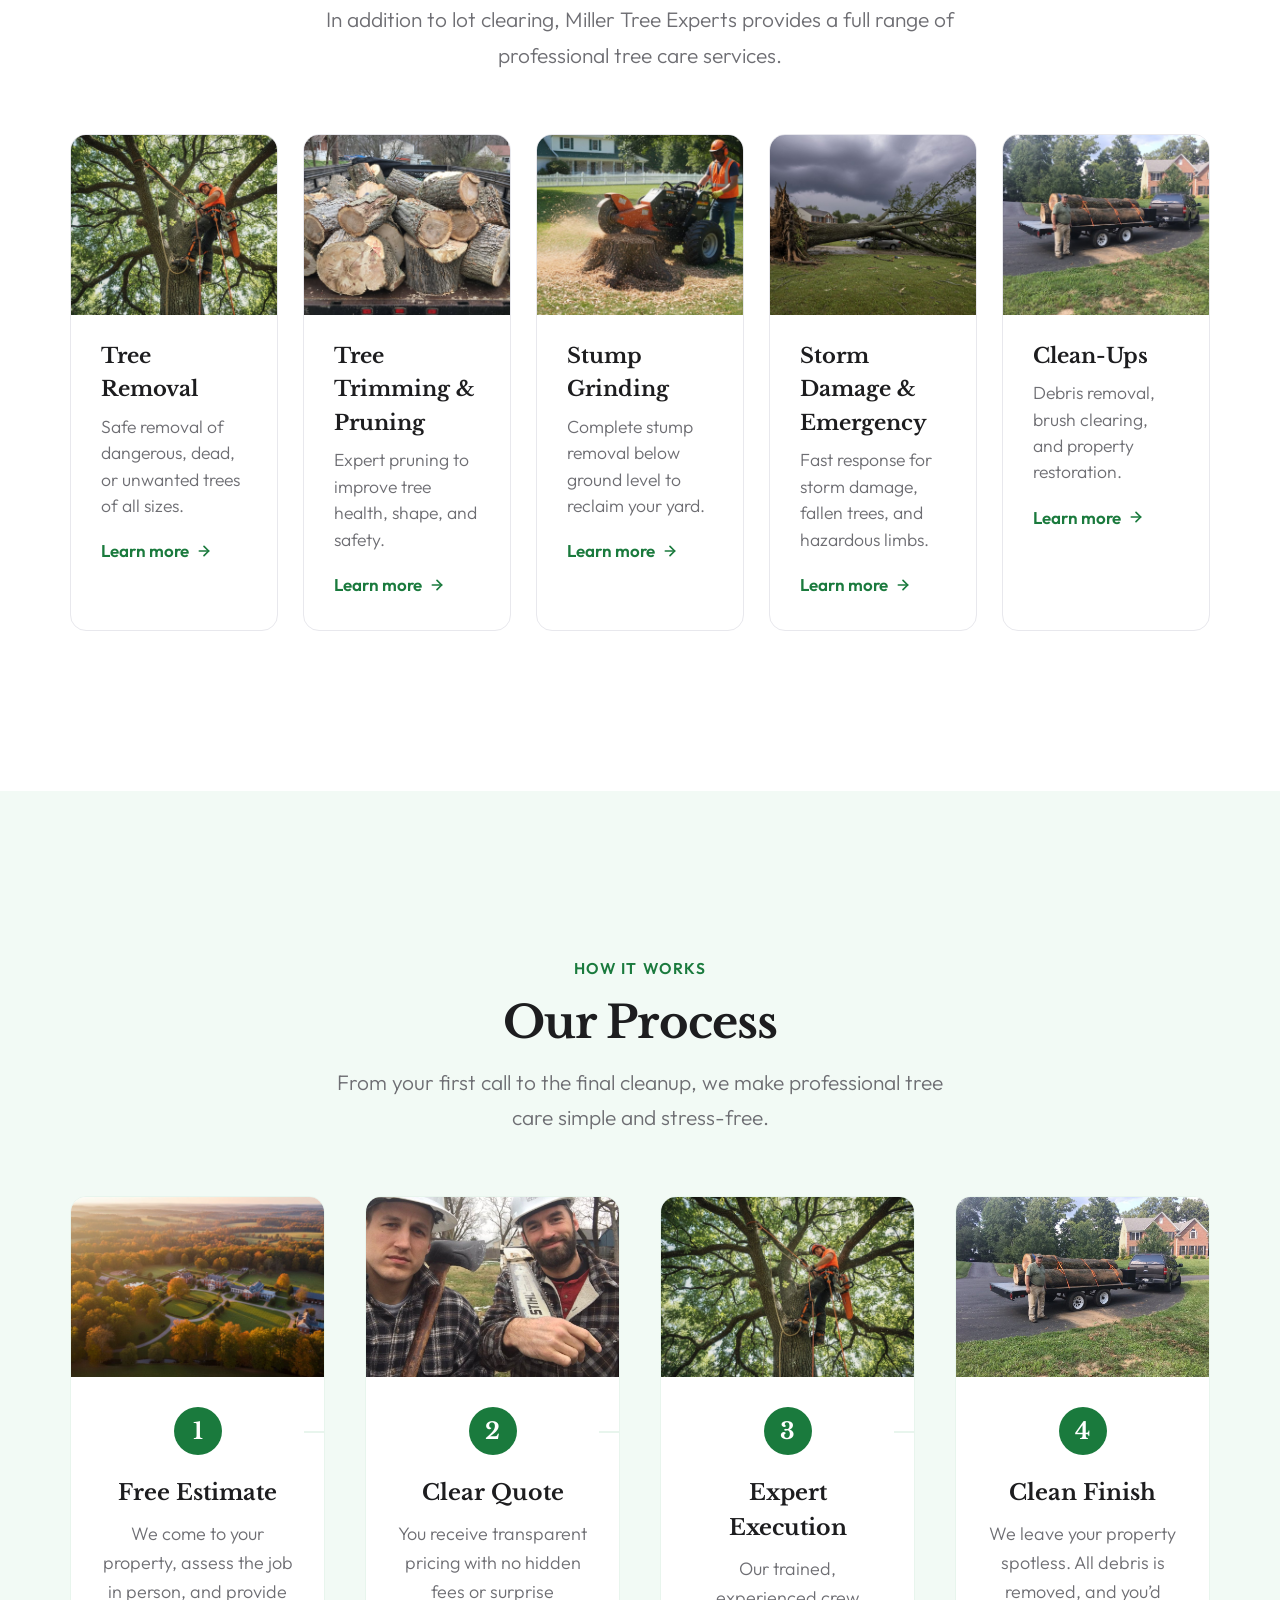
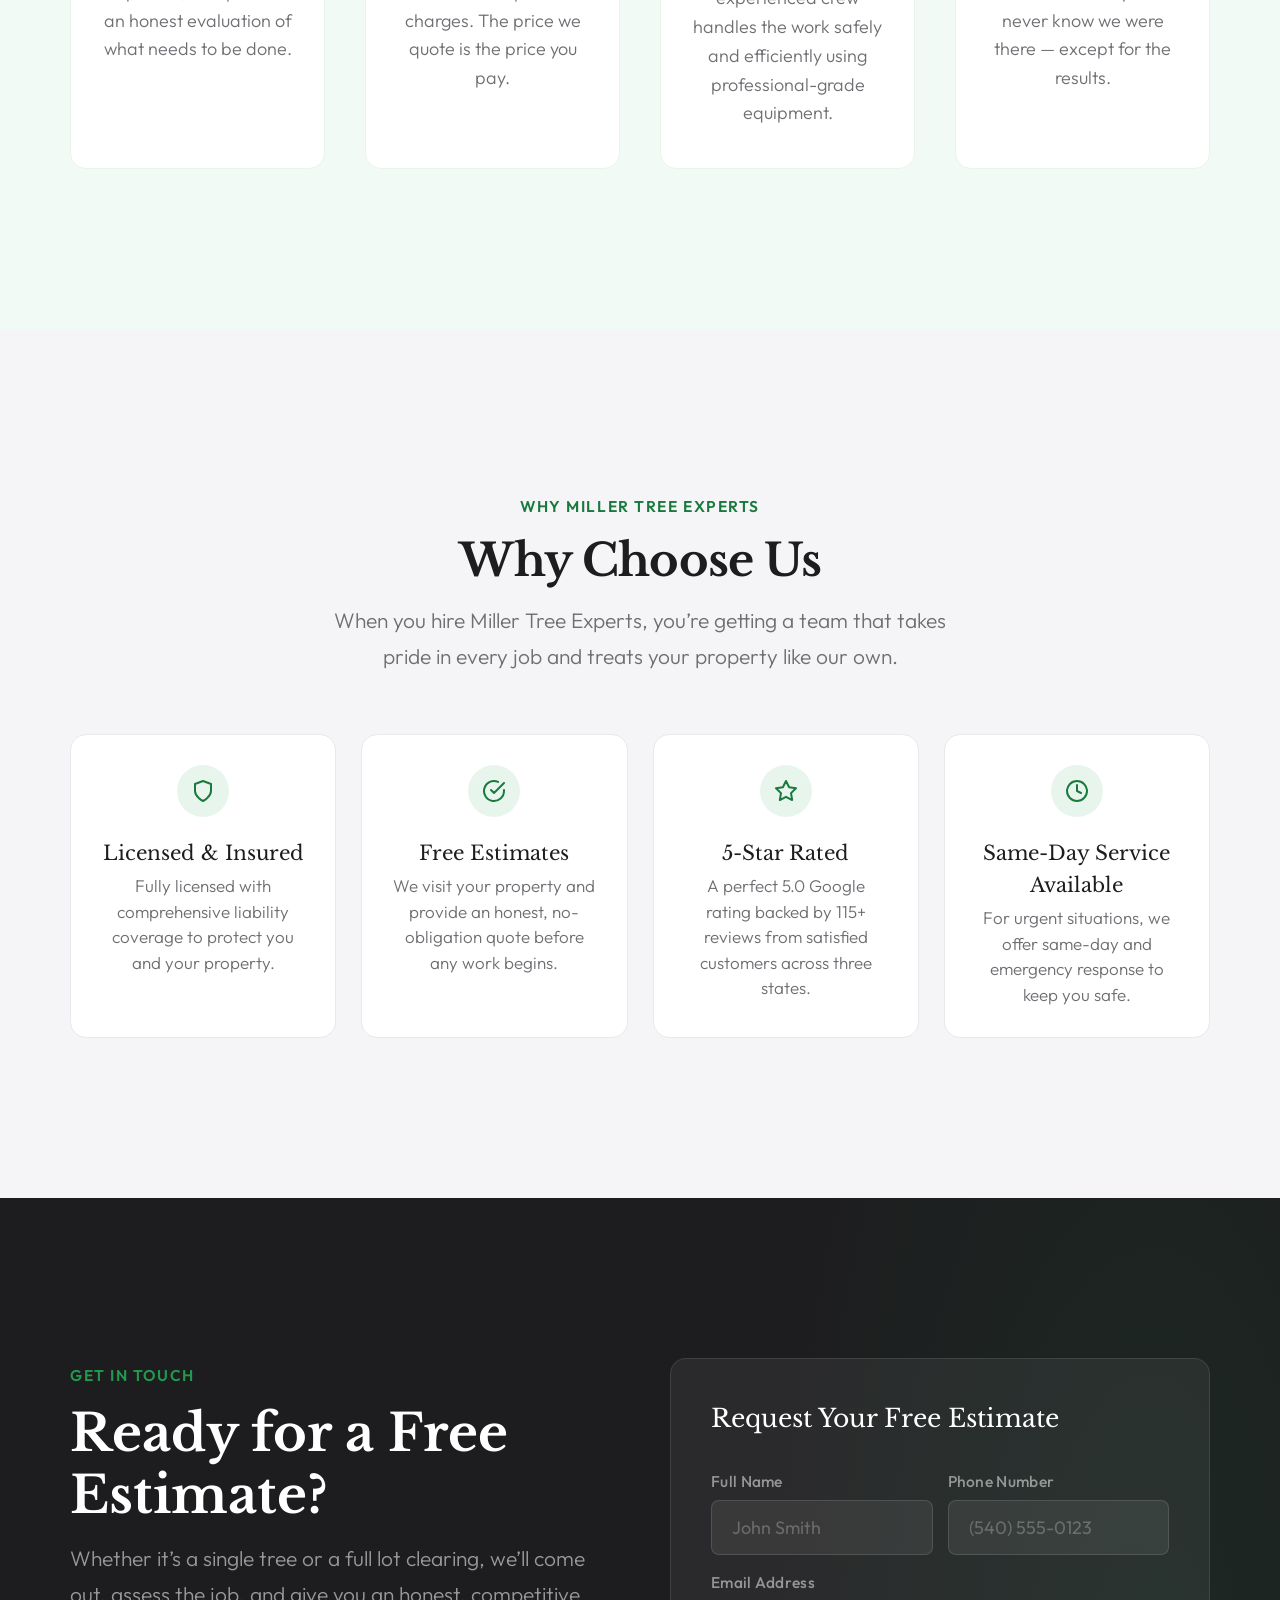
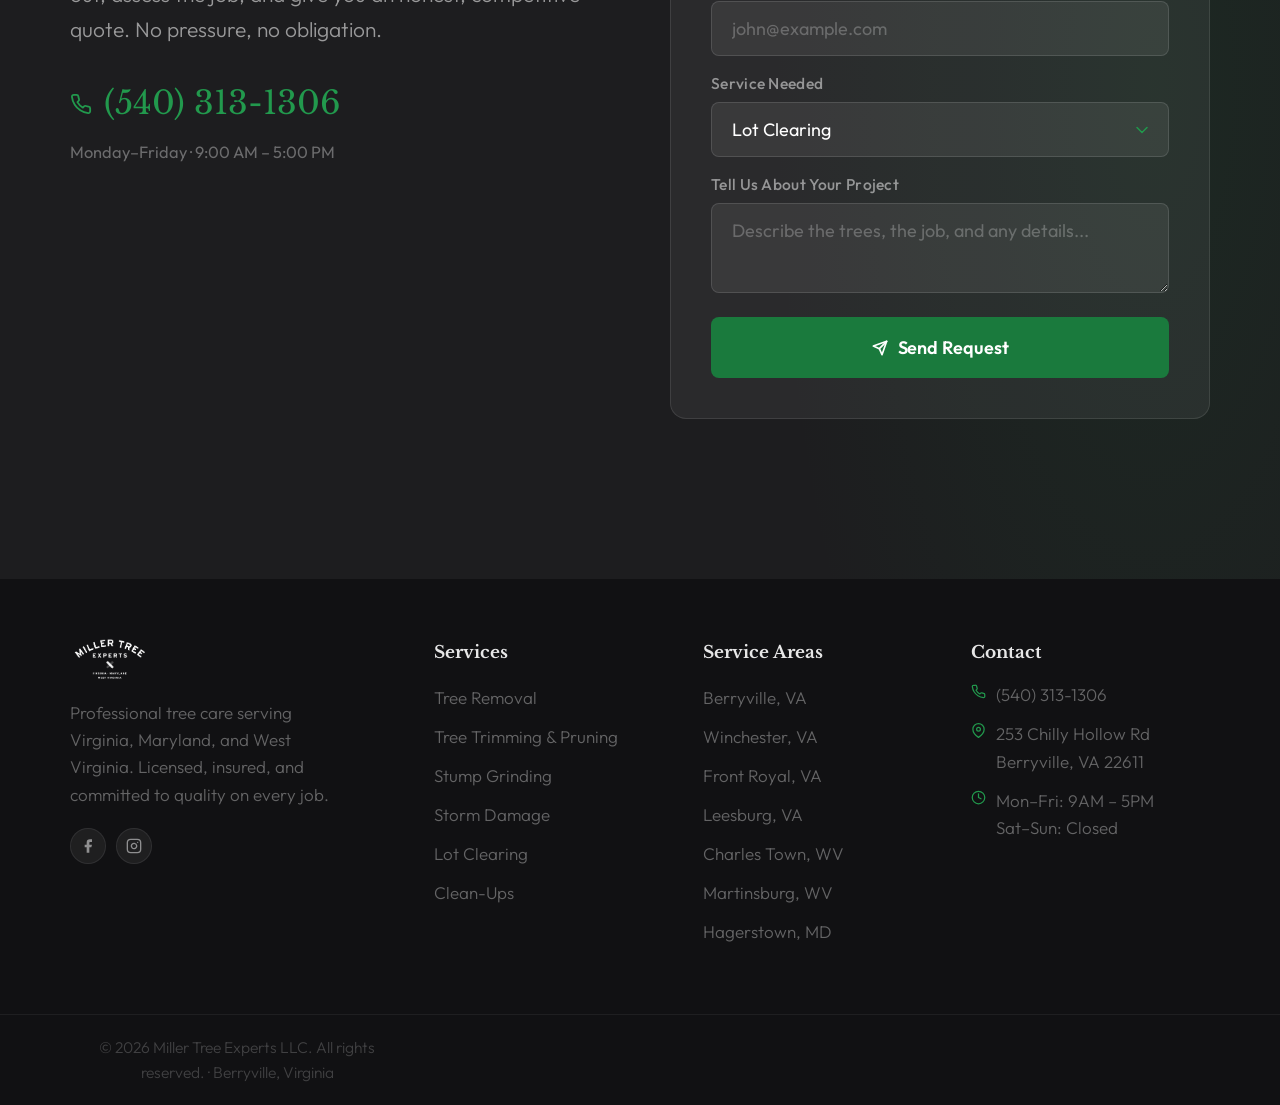
<file: prototype/lot-clearing.html>
<!DOCTYPE html>
<html lang="en">
<head>
    <meta charset="UTF-8">
    <meta name="viewport" content="width=device-width, initial-scale=1.0">
    <title>Lot Clearing & Land Clearing Services | Miller Tree Experts | Berryville VA</title>
    <meta name="description" content="Professional lot clearing and land preparation in Berryville, Winchester & the Shenandoah Valley. Residential and commercial. Tree, brush, and debris removal. Free estimates. Call (540) 313-1306.">
    <meta name="keywords" content="lot clearing berryville va, land clearing winchester va, lot clearing near me, land preparation, brush clearing, site clearing virginia">
    <meta property="og:title" content="Lot Clearing & Land Clearing Services | Miller Tree Experts | Berryville VA">
    <meta property="og:description" content="Professional lot clearing and land preparation in Berryville, Winchester & the Shenandoah Valley. Free estimates. Call (540) 313-1306.">
    <meta property="og:type" content="website">
    <meta property="og:url" content="https://millertreeexperts.com/services/lot-clearing">
    <meta property="og:image" content="https://millertreeexperts.com/og-image.jpg">
    <meta name="twitter:card" content="summary_large_image">
    <link rel="canonical" href="https://millertreeexperts.com/services/lot-clearing">

    <link rel="preconnect" href="https://fonts.googleapis.com">
    <link rel="preconnect" href="https://fonts.gstatic.com" crossorigin>
    <link href="https://fonts.googleapis.com/css2?family=Libre+Baskerville:ital,wght@0,400;0,700;1,400&family=Outfit:wght@300;400;500;600;700&display=swap" rel="stylesheet">

    <script type="application/ld+json">
    [
        {
            "@context": "https://schema.org",
            "@type": "Service",
            "name": "Lot Clearing",
            "description": "Complete land preparation for construction or property improvement including tree and brush removal, debris hauling, and grade preparation.",
            "url": "https://millertreeexperts.com/services/lot-clearing",
            "provider": {
                "@type": "LocalBusiness",
                "name": "Miller Tree Experts LLC",
                "image": "https://millertreeexperts.com/logo.png",
                "telephone": "(540) 313-1306",
                "address": {
                    "@type": "PostalAddress",
                    "streetAddress": "253 Chilly Hollow Rd",
                    "addressLocality": "Berryville",
                    "addressRegion": "VA",
                    "postalCode": "22611",
                    "addressCountry": "US"
                },
                "geo": {
                    "@type": "GeoCoordinates",
                    "latitude": 39.1518,
                    "longitude": -77.9714
                },
                "url": "https://millertreeexperts.com",
                "sameAs": [
                    "https://www.facebook.com/millertreeexpert/",
                    "https://www.instagram.com/millertreeexperts/"
                ]
            },
            "areaServed": [
                {"@type": "State", "name": "Virginia"},
                {"@type": "State", "name": "Maryland"},
                {"@type": "State", "name": "West Virginia"}
            ],
            "offers": {
                "@type": "Offer",
                "price": "0",
                "priceCurrency": "USD",
                "description": "Free estimate"
            },
            "aggregateRating": {
                "@type": "AggregateRating",
                "ratingValue": "5.0",
                "reviewCount": "115",
                "bestRating": "5"
            }
        },
        {
            "@context": "https://schema.org",
            "@type": "BreadcrumbList",
            "itemListElement": [
                {
                    "@type": "ListItem",
                    "position": 1,
                    "name": "Home",
                    "item": "https://millertreeexperts.com/"
                },
                {
                    "@type": "ListItem",
                    "position": 2,
                    "name": "Services",
                    "item": "https://millertreeexperts.com/services"
                },
                {
                    "@type": "ListItem",
                    "position": 3,
                    "name": "Lot Clearing",
                    "item": "https://millertreeexperts.com/services/lot-clearing"
                }
            ]
        },
        {
            "@context": "https://schema.org",
            "@type": "FAQPage",
            "mainEntity": [
                {
                    "@type": "Question",
                    "name": "How much does lot clearing cost per acre?",
                    "acceptedAnswer": {
                        "@type": "Answer",
                        "text": "The cost of lot clearing depends on tree density, terrain, access, and the scope of work required. A lightly wooded half-acre lot costs significantly less than a densely forested multi-acre property. We provide free on-site estimates for accurate pricing."
                    }
                },
                {
                    "@type": "Question",
                    "name": "Can you clear just part of my property?",
                    "acceptedAnswer": {
                        "@type": "Answer",
                        "text": "Absolutely. We routinely handle selective clearing projects — removing specific trees or brush while preserving trees you want to keep. We work closely with you to mark the boundaries and any features to protect."
                    }
                },
                {
                    "@type": "Question",
                    "name": "Do you handle debris removal after clearing?",
                    "acceptedAnswer": {
                        "@type": "Answer",
                        "text": "Yes. All debris is chipped, hauled away, or processed on-site based on your preferences and the scope of the project. We can also prepare the grade for your next phase, whether that is construction, landscaping, or simply a clean open area."
                    }
                },
                {
                    "@type": "Question",
                    "name": "Can you coordinate with my builder or contractor?",
                    "acceptedAnswer": {
                        "@type": "Answer",
                        "text": "Yes. We regularly work with property owners, builders, and general contractors to make sure the site is cleared to specification and ready for the next phase of your project."
                    }
                },
                {
                    "@type": "Question",
                    "name": "Do I need a permit for lot clearing in Clarke County?",
                    "acceptedAnswer": {
                        "@type": "Answer",
                        "text": "Permit requirements depend on the scope of the project, zoning, and whether the property is in a conservation easement or near waterways. We recommend checking with Clarke County before starting a large clearing project, and we are happy to help coordinate."
                    }
                }
            ]
        }
    ]
    </script>

    <link rel="stylesheet" href="css/global.css">

    <!-- Component CSS -->
    <link rel="stylesheet" href="css/components/svc-detail.css">
    <link rel="stylesheet" href="css/components/faq.css">
    <link rel="stylesheet" href="css/components/other-services.css">
    <link rel="stylesheet" href="css/components/process.css">
    <link rel="stylesheet" href="css/components/why.css">
</head>

<body>

    <!-- NAV -->
    <header class="nav" role="banner">
        <div class="container">
            <a href="index-v2.html" class="nav__logo" aria-label="Miller Tree Experts - Home">
                <img src="images/miller-tree-logo.png" alt="Miller Tree Experts LLC logo" width="140" height="44">
            </a>
            <nav class="nav__links" aria-label="Main navigation">
                <a href="services.html" class="active">Services</a>
                <a href="about.html">About</a>
                <a href="reviews.html">Reviews</a>
                <a href="contact.html">Contact</a>
                <a href="blog.html">Blog</a>
            </nav>
            <div class="nav__cta">
                <a href="contact.html">
                    <svg viewBox="0 0 24 24" fill="none" stroke="currentColor" stroke-width="2.5" stroke-linecap="round" stroke-linejoin="round"><path d="M22 16.92v3a2 2 0 01-2.18 2 19.79 19.79 0 01-8.63-3.07 19.5 19.5 0 01-6-6 19.79 19.79 0 01-3.07-8.67A2 2 0 014.11 2h3a2 2 0 012 1.72c.127.96.361 1.903.7 2.81a2 2 0 01-.45 2.11L8.09 9.91a16 16 0 006 6l1.27-1.27a2 2 0 012.11-.45c.907.339 1.85.573 2.81.7A2 2 0 0122 16.92z"/></svg>
                    Free Estimate
                </a>
            </div>
            <button class="nav__toggle" aria-label="Toggle menu" aria-expanded="false">
                <span></span>
            </button>
        </div>
        <nav class="nav__mobile" aria-label="Mobile navigation">
            <div class="nav__mobile-inner">
                <a href="services.html">Services</a>
                <a href="about.html">About</a>
                <a href="reviews.html">Reviews</a>
                <a href="contact.html">Contact</a>
                <a href="blog.html">Blog</a>
                <a href="tel:5403131306" class="nav__mobile-phone">
                    <svg viewBox="0 0 24 24" fill="none" stroke="currentColor" stroke-width="2.5" stroke-linecap="round" stroke-linejoin="round" width="16" height="16"><path d="M22 16.92v3a2 2 0 01-2.18 2 19.79 19.79 0 01-8.63-3.07 19.5 19.5 0 01-6-6 19.79 19.79 0 01-3.07-8.67A2 2 0 014.11 2h3a2 2 0 012 1.72c.127.96.361 1.903.7 2.81a2 2 0 01-.45 2.11L8.09 9.91a16 16 0 006 6l1.27-1.27a2 2 0 012.11-.45c.907.339 1.85.573 2.81.7A2 2 0 0122 16.92z"/></svg>
                    (540) 313-1306
                </a>
            </div>
        </nav>
    </header>

    <main>

        <!-- PAGE HERO -->
        <section class="page-hero" aria-labelledby="page-hero-title">
            <div class="page-hero__image" role="presentation">
                <img src="images/yelp-tree-service-3.jpg" alt="" aria-hidden="true">
            </div>
            <div class="page-hero__content">
                <div class="container">
                    <nav class="page-hero__breadcrumb" aria-label="Breadcrumb">
                        <a href="index-v2.html">Home</a>
                        <svg viewBox="0 0 24 24" fill="none" stroke="currentColor" stroke-width="2.5" stroke-linecap="round" stroke-linejoin="round"><polyline points="9 18 15 12 9 6"/></svg>
                        <a href="services.html">Services</a>
                        <svg viewBox="0 0 24 24" fill="none" stroke="currentColor" stroke-width="2.5" stroke-linecap="round" stroke-linejoin="round"><polyline points="9 18 15 12 9 6"/></svg>
                        <span>Lot Clearing</span>
                    </nav>
                    <h1 id="page-hero-title" class="page-hero__title">Lot Clearing</h1>
                    <p class="page-hero__subtitle">Complete land preparation for construction, landscaping, or property improvement &mdash; residential and commercial.</p>
                </div>
            </div>
        </section>

        <!-- SERVICE DETAIL -->
        <section class="svc-detail" id="lot-clearing" aria-labelledby="svc-title">
            <div class="container">
                <div class="svc-detail__grid">
                    <div class="svc-detail__image reveal">
                        <div class="svc-detail__image-wrap">
                            <img src="images/yelp-tree-service-3.jpg" alt="Professional lot clearing and land preparation for a residential construction project" loading="lazy">
                        </div>
                        <div class="svc-detail__image-wrap">
                            <img src="images/yelp-tree-service-8.jpg" alt="Heavy equipment clearing brush and trees from an overgrown property" loading="lazy">
                        </div>
                    </div>
                    <div class="svc-detail__content reveal reveal-d2">
                        <h2 id="svc-title" class="svc-detail__title">Professional Lot Clearing in Berryville &amp; the Shenandoah Valley</h2>
                        <p class="svc-detail__text">Whether you&rsquo;re preparing a site for new construction, creating space for a garden or outbuilding, or reclaiming overgrown acreage, lot clearing is the essential first step. Miller Tree Experts provides thorough land clearing services for both residential and commercial properties throughout Virginia, Maryland, and West Virginia.</p>
                        <p class="svc-detail__text">Our crew removes trees, brush, and undergrowth efficiently while taking care to protect any trees or features you want to keep. We use professional-grade equipment to handle everything from small backyard projects to multi-acre clearing jobs. All debris is chipped, hauled away, or processed on-site based on your preferences and the scope of the project.</p>
                        <p class="svc-detail__text">After the clearing is complete, we can prepare the grade for your next phase, whether that means a building pad, driveway access, or simply a clean, open landscape. We work closely with property owners, builders, and contractors to make sure the site is cleared to specification and ready for whatever comes next. If you need permits or have specific requirements, we&rsquo;re happy to coordinate on the details.</p>

                        <div class="svc-detail__includes-title">What&rsquo;s Included</div>
                        <ul class="svc-detail__includes">
                            <li>
                                <svg viewBox="0 0 24 24" fill="none" stroke="currentColor" stroke-width="2.5" stroke-linecap="round" stroke-linejoin="round"><polyline points="20 6 9 17 4 12"/></svg>
                                Site assessment &amp; planning
                            </li>
                            <li>
                                <svg viewBox="0 0 24 24" fill="none" stroke="currentColor" stroke-width="2.5" stroke-linecap="round" stroke-linejoin="round"><polyline points="20 6 9 17 4 12"/></svg>
                                Tree &amp; brush removal
                            </li>
                            <li>
                                <svg viewBox="0 0 24 24" fill="none" stroke="currentColor" stroke-width="2.5" stroke-linecap="round" stroke-linejoin="round"><polyline points="20 6 9 17 4 12"/></svg>
                                Debris hauling &amp; chipping
                            </li>
                            <li>
                                <svg viewBox="0 0 24 24" fill="none" stroke="currentColor" stroke-width="2.5" stroke-linecap="round" stroke-linejoin="round"><polyline points="20 6 9 17 4 12"/></svg>
                                Grade preparation
                            </li>
                            <li>
                                <svg viewBox="0 0 24 24" fill="none" stroke="currentColor" stroke-width="2.5" stroke-linecap="round" stroke-linejoin="round"><polyline points="20 6 9 17 4 12"/></svg>
                                Selective tree preservation
                            </li>
                            <li>
                                <svg viewBox="0 0 24 24" fill="none" stroke="currentColor" stroke-width="2.5" stroke-linecap="round" stroke-linejoin="round"><polyline points="20 6 9 17 4 12"/></svg>
                                Contractor coordination
                            </li>
                        </ul>

                        <a href="#contact" class="btn btn--primary">
                            <svg viewBox="0 0 24 24" fill="none" stroke="currentColor" stroke-width="2.5" stroke-linecap="round" stroke-linejoin="round"><path d="M21 15a2 2 0 01-2 2H7l-4 4V5a2 2 0 012-2h14a2 2 0 012 2z"/></svg>
                            Get a Free Estimate
                        </a>
                    </div>
                </div>
            </div>
        </section>

        <!-- FAQ SECTION -->
        <section class="faq-section" aria-labelledby="faq-title">
            <div class="container">
                <div class="section__header reveal">
                    <div class="section__eyebrow">FAQ</div>
                    <h2 id="faq-title" class="section__title">Lot Clearing Questions</h2>
                    <p class="section__desc">Common questions about our lot clearing services. Don&rsquo;t see yours? Give us a call.</p>
                </div>

                <div class="faq__list">
                    <div class="faq__item reveal reveal-d1">
                        <button class="faq__question" aria-expanded="false" aria-controls="faq-1">
                            How much does lot clearing cost per acre?
                            <span class="faq__icon">
                                <svg viewBox="0 0 24 24" fill="none" stroke="currentColor" stroke-width="2.5" stroke-linecap="round" stroke-linejoin="round"><line x1="12" y1="5" x2="12" y2="19"/><line x1="5" y1="12" x2="19" y2="12"/></svg>
                            </span>
                        </button>
                        <div class="faq__answer" id="faq-1" role="region">
                            <div class="faq__answer-inner">
                                The cost of lot clearing depends on tree density, terrain, access, and the scope of work required. A lightly wooded half-acre lot costs significantly less than a densely forested multi-acre property. We provide free on-site estimates for accurate pricing.
                            </div>
                        </div>
                    </div>

                    <div class="faq__item reveal reveal-d2">
                        <button class="faq__question" aria-expanded="false" aria-controls="faq-2">
                            Can you clear just part of my property?
                            <span class="faq__icon">
                                <svg viewBox="0 0 24 24" fill="none" stroke="currentColor" stroke-width="2.5" stroke-linecap="round" stroke-linejoin="round"><line x1="12" y1="5" x2="12" y2="19"/><line x1="5" y1="12" x2="19" y2="12"/></svg>
                            </span>
                        </button>
                        <div class="faq__answer" id="faq-2" role="region">
                            <div class="faq__answer-inner">
                                Absolutely. We routinely handle selective clearing projects &mdash; removing specific trees or brush while preserving trees you want to keep. We work closely with you to mark the boundaries and any features to protect.
                            </div>
                        </div>
                    </div>

                    <div class="faq__item reveal reveal-d3">
                        <button class="faq__question" aria-expanded="false" aria-controls="faq-3">
                            Do you handle debris removal after clearing?
                            <span class="faq__icon">
                                <svg viewBox="0 0 24 24" fill="none" stroke="currentColor" stroke-width="2.5" stroke-linecap="round" stroke-linejoin="round"><line x1="12" y1="5" x2="12" y2="19"/><line x1="5" y1="12" x2="19" y2="12"/></svg>
                            </span>
                        </button>
                        <div class="faq__answer" id="faq-3" role="region">
                            <div class="faq__answer-inner">
                                Yes. All debris is chipped, hauled away, or processed on-site based on your preferences and the scope of the project. We can also prepare the grade for your next phase, whether that is construction, landscaping, or simply a clean open area.
                            </div>
                        </div>
                    </div>

                    <div class="faq__item reveal reveal-d4">
                        <button class="faq__question" aria-expanded="false" aria-controls="faq-4">
                            Can you coordinate with my builder or contractor?
                            <span class="faq__icon">
                                <svg viewBox="0 0 24 24" fill="none" stroke="currentColor" stroke-width="2.5" stroke-linecap="round" stroke-linejoin="round"><line x1="12" y1="5" x2="12" y2="19"/><line x1="5" y1="12" x2="19" y2="12"/></svg>
                            </span>
                        </button>
                        <div class="faq__answer" id="faq-4" role="region">
                            <div class="faq__answer-inner">
                                Yes. We regularly work with property owners, builders, and general contractors to make sure the site is cleared to specification and ready for the next phase of your project.
                            </div>
                        </div>
                    </div>

                    <div class="faq__item reveal reveal-d5">
                        <button class="faq__question" aria-expanded="false" aria-controls="faq-5">
                            Do I need a permit for lot clearing in Clarke County?
                            <span class="faq__icon">
                                <svg viewBox="0 0 24 24" fill="none" stroke="currentColor" stroke-width="2.5" stroke-linecap="round" stroke-linejoin="round"><line x1="12" y1="5" x2="12" y2="19"/><line x1="5" y1="12" x2="19" y2="12"/></svg>
                            </span>
                        </button>
                        <div class="faq__answer" id="faq-5" role="region">
                            <div class="faq__answer-inner">
                                Permit requirements depend on the scope of the project, zoning, and whether the property is in a conservation easement or near waterways. We recommend checking with Clarke County before starting a large clearing project, and we&rsquo;re happy to help coordinate.
                            </div>
                        </div>
                    </div>
                </div>
            </div>
        </section>

        <!-- OTHER SERVICES -->
        <section class="section section--lg" id="other-services" aria-labelledby="other-svc-title">
            <div class="container">
                <div class="section__header reveal">
                    <div class="section__eyebrow">Explore Our Services</div>
                    <h2 id="other-svc-title" class="section__title">Other Services We Offer</h2>
                    <p class="section__desc">In addition to lot clearing, Miller Tree Experts provides a full range of professional tree care services.</p>
                </div>

                <div class="other-svc__grid">
                    <a href="tree-removal.html" class="other-svc__card reveal reveal-d1">
                        <div class="other-svc__img">
                            <img src="images/generated/tree-removal-action.jpg" alt="Safe removal of dangerous, dead, or unwanted trees" loading="lazy">
                        </div>
                        <div class="other-svc__body">
                            <h3 class="other-svc__title">Tree Removal</h3>
                            <p class="other-svc__desc">Safe removal of dangerous, dead, or unwanted trees of all sizes.</p>
                            <span class="other-svc__link">
                                Learn more
                                <svg viewBox="0 0 24 24" fill="none" stroke="currentColor" stroke-width="2.5" stroke-linecap="round" stroke-linejoin="round"><line x1="5" y1="12" x2="19" y2="12"/><polyline points="12 5 19 12 12 19"/></svg>
                            </span>
                        </div>
                    </a>

                    <a href="tree-trimming.html" class="other-svc__card reveal reveal-d2">
                        <div class="other-svc__img">
                            <img src="images/yelp-tree-service-1.jpg" alt="Expert tree trimming and pruning services" loading="lazy">
                        </div>
                        <div class="other-svc__body">
                            <h3 class="other-svc__title">Tree Trimming &amp; Pruning</h3>
                            <p class="other-svc__desc">Expert pruning to improve tree health, shape, and safety.</p>
                            <span class="other-svc__link">
                                Learn more
                                <svg viewBox="0 0 24 24" fill="none" stroke="currentColor" stroke-width="2.5" stroke-linecap="round" stroke-linejoin="round"><line x1="5" y1="12" x2="19" y2="12"/><polyline points="12 5 19 12 12 19"/></svg>
                            </span>
                        </div>
                    </a>

                    <a href="stump-grinding.html" class="other-svc__card reveal reveal-d3">
                        <div class="other-svc__img">
                            <img src="images/generated/stump-grinding.jpg" alt="Professional stump grinding services" loading="lazy">
                        </div>
                        <div class="other-svc__body">
                            <h3 class="other-svc__title">Stump Grinding</h3>
                            <p class="other-svc__desc">Complete stump removal below ground level to reclaim your yard.</p>
                            <span class="other-svc__link">
                                Learn more
                                <svg viewBox="0 0 24 24" fill="none" stroke="currentColor" stroke-width="2.5" stroke-linecap="round" stroke-linejoin="round"><line x1="5" y1="12" x2="19" y2="12"/><polyline points="12 5 19 12 12 19"/></svg>
                            </span>
                        </div>
                    </a>

                    <a href="storm-damage.html" class="other-svc__card reveal reveal-d4">
                        <div class="other-svc__img">
                            <img src="images/generated/storm-damage-2.jpg" alt="Emergency storm damage tree removal" loading="lazy">
                        </div>
                        <div class="other-svc__body">
                            <h3 class="other-svc__title">Storm Damage &amp; Emergency</h3>
                            <p class="other-svc__desc">Fast response for storm damage, fallen trees, and hazardous limbs.</p>
                            <span class="other-svc__link">
                                Learn more
                                <svg viewBox="0 0 24 24" fill="none" stroke="currentColor" stroke-width="2.5" stroke-linecap="round" stroke-linejoin="round"><line x1="5" y1="12" x2="19" y2="12"/><polyline points="12 5 19 12 12 19"/></svg>
                            </span>
                        </div>
                    </a>

                    <a href="clean-ups.html" class="other-svc__card reveal reveal-d5">
                        <div class="other-svc__img">
                            <img src="images/yelp-tree-service-7.jpg" alt="Property clean-up and debris removal services" loading="lazy">
                        </div>
                        <div class="other-svc__body">
                            <h3 class="other-svc__title">Clean-Ups</h3>
                            <p class="other-svc__desc">Debris removal, brush clearing, and property restoration.</p>
                            <span class="other-svc__link">
                                Learn more
                                <svg viewBox="0 0 24 24" fill="none" stroke="currentColor" stroke-width="2.5" stroke-linecap="round" stroke-linejoin="round"><line x1="5" y1="12" x2="19" y2="12"/><polyline points="12 5 19 12 12 19"/></svg>
                            </span>
                        </div>
                    </a>
                </div>
            </div>
        </section>

        <!-- OUR PROCESS -->
        <section class="section section--lg section--green-wash" id="process" aria-labelledby="process-title">
            <div class="container">
                <div class="section__header reveal">
                    <div class="section__eyebrow">How It Works</div>
                    <h2 id="process-title" class="section__title">Our Process</h2>
                    <p class="section__desc">From your first call to the final cleanup, we make professional tree care simple and stress-free.</p>
                </div>

                <div class="process__grid">
                    <div class="process__step reveal reveal-d1">
                        <img src="images/generated/property-trees.jpg" alt="Aerial view of Shenandoah Valley property surrounded by mature trees" class="process__step-image" loading="lazy">
                        <div class="process__step-body">
                            <div class="process__step-number">1</div>
                            <h3 class="process__step-title">Free Estimate</h3>
                            <p class="process__step-desc">We come to your property, assess the job in person, and provide an honest evaluation of what needs to be done.</p>
                        </div>
                        <div class="process__connector"></div>
                    </div>
                    <div class="process__step reveal reveal-d2">
                        <img src="images/yelp-tree-service-4.jpg" alt="Miller Tree Experts crew members ready to work with professional equipment" class="process__step-image" loading="lazy">
                        <div class="process__step-body">
                            <div class="process__step-number">2</div>
                            <h3 class="process__step-title">Clear Quote</h3>
                            <p class="process__step-desc">You receive transparent pricing with no hidden fees or surprise charges. The price we quote is the price you pay.</p>
                        </div>
                        <div class="process__connector"></div>
                    </div>
                    <div class="process__step reveal reveal-d3">
                        <img src="images/generated/tree-removal-action.jpg" alt="Professional arborist performing expert tree work with climbing gear" class="process__step-image" loading="lazy">
                        <div class="process__step-body">
                            <div class="process__step-number">3</div>
                            <h3 class="process__step-title">Expert Execution</h3>
                            <p class="process__step-desc">Our trained, experienced crew handles the work safely and efficiently using professional-grade equipment.</p>
                        </div>
                        <div class="process__connector"></div>
                    </div>
                    <div class="process__step reveal reveal-d4">
                        <img src="images/yelp-tree-service-7.jpg" alt="Completed tree removal job with logs hauled away on trailer" class="process__step-image" loading="lazy">
                        <div class="process__step-body">
                            <div class="process__step-number">4</div>
                            <h3 class="process__step-title">Clean Finish</h3>
                            <p class="process__step-desc">We leave your property spotless. All debris is removed, and you&rsquo;d never know we were there &mdash; except for the results.</p>
                        </div>
                    </div>
                </div>
            </div>
        </section>

        <!-- WHY CHOOSE US -->
        <section class="section section--lg section--gray" id="why-us" aria-labelledby="why-title">
            <div class="container">
                <div class="section__header reveal">
                    <div class="section__eyebrow">Why Miller Tree Experts</div>
                    <h2 id="why-title" class="section__title">Why Choose Us</h2>
                    <p class="section__desc">When you hire Miller Tree Experts, you&rsquo;re getting a team that takes pride in every job and treats your property like our own.</p>
                </div>

                <div class="why__grid">
                    <div class="why__item reveal reveal-d1">
                        <div class="why__icon">
                            <svg viewBox="0 0 24 24" fill="none" stroke="currentColor" stroke-width="2" stroke-linecap="round" stroke-linejoin="round"><path d="M12 22s8-4 8-10V5l-8-3-8 3v7c0 6 8 10 8 10z"/></svg>
                        </div>
                        <div>
                            <div class="why__title">Licensed &amp; Insured</div>
                            <div class="why__desc">Fully licensed with comprehensive liability coverage to protect you and your property.</div>
                        </div>
                    </div>
                    <div class="why__item reveal reveal-d2">
                        <div class="why__icon">
                            <svg viewBox="0 0 24 24" fill="none" stroke="currentColor" stroke-width="2" stroke-linecap="round" stroke-linejoin="round"><path d="M22 11.08V12a10 10 0 11-5.93-9.14"/><polyline points="22 4 12 14.01 9 11.01"/></svg>
                        </div>
                        <div>
                            <div class="why__title">Free Estimates</div>
                            <div class="why__desc">We visit your property and provide an honest, no-obligation quote before any work begins.</div>
                        </div>
                    </div>
                    <div class="why__item reveal reveal-d3">
                        <div class="why__icon">
                            <svg viewBox="0 0 24 24" fill="none" stroke="currentColor" stroke-width="2" stroke-linecap="round" stroke-linejoin="round"><path d="M12 2l3.09 6.26L22 9.27l-5 4.87 1.18 6.88L12 17.77l-6.18 3.25L7 14.14 2 9.27l6.91-1.01L12 2z"/></svg>
                        </div>
                        <div>
                            <div class="why__title">5-Star Rated</div>
                            <div class="why__desc">A perfect 5.0 Google rating backed by 115+ reviews from satisfied customers across three states.</div>
                        </div>
                    </div>
                    <div class="why__item reveal reveal-d4">
                        <div class="why__icon">
                            <svg viewBox="0 0 24 24" fill="none" stroke="currentColor" stroke-width="2" stroke-linecap="round" stroke-linejoin="round"><circle cx="12" cy="12" r="10"/><polyline points="12 6 12 12 16 14"/></svg>
                        </div>
                        <div>
                            <div class="why__title">Same-Day Service Available</div>
                            <div class="why__desc">For urgent situations, we offer same-day and emergency response to keep you safe.</div>
                        </div>
                    </div>
                </div>
            </div>
        </section>

        <!-- CTA -->
        <section class="cta" id="contact" aria-labelledby="cta-title">
            <div class="container">
                <div class="reveal">
                    <div class="section__eyebrow" style="color: var(--green-light);">Get In Touch</div>
                    <h2 id="cta-title" class="cta__title">Ready for a Free Estimate?</h2>
                    <p class="cta__text">Whether it&rsquo;s a single tree or a full lot clearing, we&rsquo;ll come out, assess the job, and give you an honest, competitive quote. No pressure, no obligation.</p>
                    <a href="tel:5403131306" class="cta__phone">
                        <svg viewBox="0 0 24 24" fill="none" stroke="currentColor" stroke-width="2" stroke-linecap="round" stroke-linejoin="round"><path d="M22 16.92v3a2 2 0 01-2.18 2 19.79 19.79 0 01-8.63-3.07 19.5 19.5 0 01-6-6 19.79 19.79 0 01-3.07-8.67A2 2 0 014.11 2h3a2 2 0 012 1.72c.127.96.361 1.903.7 2.81a2 2 0 01-.45 2.11L8.09 9.91a16 16 0 006 6l1.27-1.27a2 2 0 012.11-.45c.907.339 1.85.573 2.81.7A2 2 0 0122 16.92z"/></svg>
                        (540) 313-1306
                    </a>
                    <div class="cta__hours">Monday&ndash;Friday &middot; 9:00 AM &ndash; 5:00 PM</div>
                </div>

                <div class="cta__form reveal">
                    <div class="cta__form-title">Request Your Free Estimate</div>
                    <form action="#" method="POST" aria-label="Free estimate request form">
                        <div class="form-row">
                            <div class="form-group">
                                <label for="name">Full Name</label>
                                <input type="text" id="name" name="name" placeholder="John Smith" required>
                            </div>
                            <div class="form-group">
                                <label for="phone">Phone Number</label>
                                <input type="tel" id="phone" name="phone" placeholder="(540) 555-0123" required>
                            </div>
                        </div>
                        <div class="form-group">
                            <label for="email">Email Address</label>
                            <input type="email" id="email" name="email" placeholder="john@example.com">
                        </div>
                        <div class="form-group">
                            <label for="service">Service Needed</label>
                            <select id="service" name="service" required>
                                <option value="" disabled>Select a service...</option>
                                <option value="tree-removal">Tree Removal</option>
                                <option value="tree-trimming">Tree Trimming &amp; Pruning</option>
                                <option value="stump-grinding">Stump Grinding</option>
                                <option value="storm-damage">Storm Damage &amp; Emergency</option>
                                <option value="lot-clearing" selected>Lot Clearing</option>
                                <option value="clean-up">Clean-Up</option>
                                <option value="other">Other</option>
                            </select>
                        </div>
                        <div class="form-group">
                            <label for="message">Tell Us About Your Project</label>
                            <textarea id="message" name="message" placeholder="Describe the trees, the job, and any details..."></textarea>
                        </div>
                        <button type="submit" class="btn btn--primary">
                            <svg viewBox="0 0 24 24" fill="none" stroke="currentColor" stroke-width="2.5" stroke-linecap="round" stroke-linejoin="round"><line x1="22" y1="2" x2="11" y2="13"/><polygon points="22 2 15 22 11 13 2 9 22 2"/></svg>
                            Send Request
                        </button>
                    </form>
                </div>
            </div>
        </section>

    </main>

    <!-- FOOTER -->
    <footer class="footer" role="contentinfo">
        <div class="container">
            <div class="footer__brand">
                <img src="images/miller-tree-logo.png" alt="Miller Tree Experts LLC" width="140" height="44">
                <p class="footer__brand-text">Professional tree care serving Virginia, Maryland, and West Virginia. Licensed, insured, and committed to quality on every job.</p>
                <div class="footer__social">
                    <a href="https://www.facebook.com/millertreeexpert/" target="_blank" rel="noopener noreferrer" aria-label="Follow us on Facebook">
                        <svg viewBox="0 0 24 24" fill="currentColor"><path d="M18 2h-3a5 5 0 00-5 5v3H7v4h3v8h4v-8h3l1-4h-4V7a1 1 0 011-1h3z"/></svg>
                    </a>
                    <a href="https://www.instagram.com/millertreeexperts/" target="_blank" rel="noopener noreferrer" aria-label="Follow us on Instagram">
                        <svg viewBox="0 0 24 24" fill="none" stroke="currentColor" stroke-width="2" stroke-linecap="round" stroke-linejoin="round"><rect x="2" y="2" width="20" height="20" rx="5" ry="5"/><path d="M16 11.37A4 4 0 1112.63 8 4 4 0 0116 11.37z"/><line x1="17.5" y1="6.5" x2="17.51" y2="6.5"/></svg>
                    </a>
                </div>
            </div>

            <div class="footer__col">
                <h3 class="footer__col-title">Services</h3>
                <ul>
                    <li><a href="tree-removal.html">Tree Removal</a></li>
                    <li><a href="tree-trimming.html">Tree Trimming &amp; Pruning</a></li>
                    <li><a href="stump-grinding.html">Stump Grinding</a></li>
                    <li><a href="storm-damage.html">Storm Damage</a></li>
                    <li><a href="lot-clearing.html">Lot Clearing</a></li>
                    <li><a href="clean-ups.html">Clean-Ups</a></li>
                </ul>
            </div>

            <div class="footer__col">
                <h3 class="footer__col-title">Service Areas</h3>
                <ul>
                    <li><a href="index-v2.html#areas">Berryville, VA</a></li>
                    <li><a href="index-v2.html#areas">Winchester, VA</a></li>
                    <li><a href="index-v2.html#areas">Front Royal, VA</a></li>
                    <li><a href="index-v2.html#areas">Leesburg, VA</a></li>
                    <li><a href="index-v2.html#areas">Charles Town, WV</a></li>
                    <li><a href="index-v2.html#areas">Martinsburg, WV</a></li>
                    <li><a href="index-v2.html#areas">Hagerstown, MD</a></li>
                </ul>
            </div>

            <div class="footer__col">
                <h3 class="footer__col-title">Contact</h3>
                <div class="footer__contact-item">
                    <svg viewBox="0 0 24 24" fill="none" stroke="currentColor" stroke-width="2" stroke-linecap="round" stroke-linejoin="round"><path d="M22 16.92v3a2 2 0 01-2.18 2 19.79 19.79 0 01-8.63-3.07 19.5 19.5 0 01-6-6 19.79 19.79 0 01-3.07-8.67A2 2 0 014.11 2h3a2 2 0 012 1.72c.127.96.361 1.903.7 2.81a2 2 0 01-.45 2.11L8.09 9.91a16 16 0 006 6l1.27-1.27a2 2 0 012.11-.45c.907.339 1.85.573 2.81.7A2 2 0 0122 16.92z"/></svg>
                    <a href="tel:5403131306">(540) 313-1306</a>
                </div>
                <div class="footer__contact-item">
                    <svg viewBox="0 0 24 24" fill="none" stroke="currentColor" stroke-width="2" stroke-linecap="round" stroke-linejoin="round"><path d="M21 10c0 7-9 13-9 13s-9-6-9-13a9 9 0 0118 0z"/><circle cx="12" cy="10" r="3"/></svg>
                    <span>253 Chilly Hollow Rd<br>Berryville, VA 22611</span>
                </div>
                <div class="footer__contact-item">
                    <svg viewBox="0 0 24 24" fill="none" stroke="currentColor" stroke-width="2" stroke-linecap="round" stroke-linejoin="round"><circle cx="12" cy="12" r="10"/><polyline points="12 6 12 12 16 14"/></svg>
                    <span>Mon&ndash;Fri: 9AM &ndash; 5PM<br>Sat&ndash;Sun: Closed</span>
                </div>
            </div>
        </div>

        <div class="footer__bottom">
            <div class="container">
                &copy; 2026 Miller Tree Experts LLC. All rights reserved. &middot; Berryville, Virginia
            </div>
        </div>
    </footer>

    <script>
        // Scroll reveal
        const revealEls = document.querySelectorAll('.reveal');
        const observer = new IntersectionObserver((entries) => {
            entries.forEach(entry => {
                if (entry.isIntersecting) {
                    entry.target.classList.add('visible');
                    observer.unobserve(entry.target);
                }
            });
        }, { threshold: 0.08, rootMargin: '0px 0px -30px 0px' });
        revealEls.forEach(el => observer.observe(el));

        // Sticky nav
        const nav = document.querySelector('.nav');
        window.addEventListener('scroll', () => {
            nav.classList.toggle('scrolled', window.scrollY > 20);
        }, { passive: true });

        // Mobile nav
        const toggle = document.querySelector('.nav__toggle');
        const mobileNav = document.querySelector('.nav__mobile');
        toggle.addEventListener('click', () => {
            const isOpen = mobileNav.classList.toggle('open');
            toggle.classList.toggle('active');
            toggle.setAttribute('aria-expanded', isOpen);
        });
        mobileNav.querySelectorAll('a').forEach(link => {
            link.addEventListener('click', () => {
                mobileNav.classList.remove('open');
                toggle.classList.remove('active');
                toggle.setAttribute('aria-expanded', 'false');
            });
        });
        // Close mobile menu when clicking outside
        document.addEventListener('click', (e) => {
            if (!e.target.closest('.nav') && mobileNav.classList.contains('open')) {
                mobileNav.classList.remove('open');
                toggle.classList.remove('active');
                toggle.setAttribute('aria-expanded', 'false');
            }
        });

        // Smooth scroll for anchor links
        document.querySelectorAll('a[href^="#"]').forEach(anchor => {
            anchor.addEventListener('click', function (e) {
                const target = document.querySelector(this.getAttribute('href'));
                if (target) {
                    e.preventDefault();
                    const navHeight = document.querySelector('.nav').offsetHeight;
                    const targetPos = target.getBoundingClientRect().top + window.pageYOffset - navHeight;
                    window.scrollTo({ top: targetPos, behavior: 'smooth' });
                }
            });
        });

        // FAQ Accordion
        const faqItems = document.querySelectorAll('.faq__item');

        faqItems.forEach(item => {
            const question = item.querySelector('.faq__question');
            const answer = item.querySelector('.faq__answer');
            const inner = answer.querySelector('.faq__answer-inner');

            question.addEventListener('click', () => {
                const isActive = item.classList.contains('active');

                // Close all other items
                faqItems.forEach(otherItem => {
                    if (otherItem !== item && otherItem.classList.contains('active')) {
                        otherItem.classList.remove('active');
                        otherItem.querySelector('.faq__question').setAttribute('aria-expanded', 'false');
                        otherItem.querySelector('.faq__answer').style.maxHeight = '0';
                    }
                });

                // Toggle current item
                if (isActive) {
                    item.classList.remove('active');
                    question.setAttribute('aria-expanded', 'false');
                    answer.style.maxHeight = '0';
                } else {
                    item.classList.add('active');
                    question.setAttribute('aria-expanded', 'true');
                    answer.style.maxHeight = inner.scrollHeight + 'px';
                }
            });
        });
    </script>

</body>
</html>
</file>
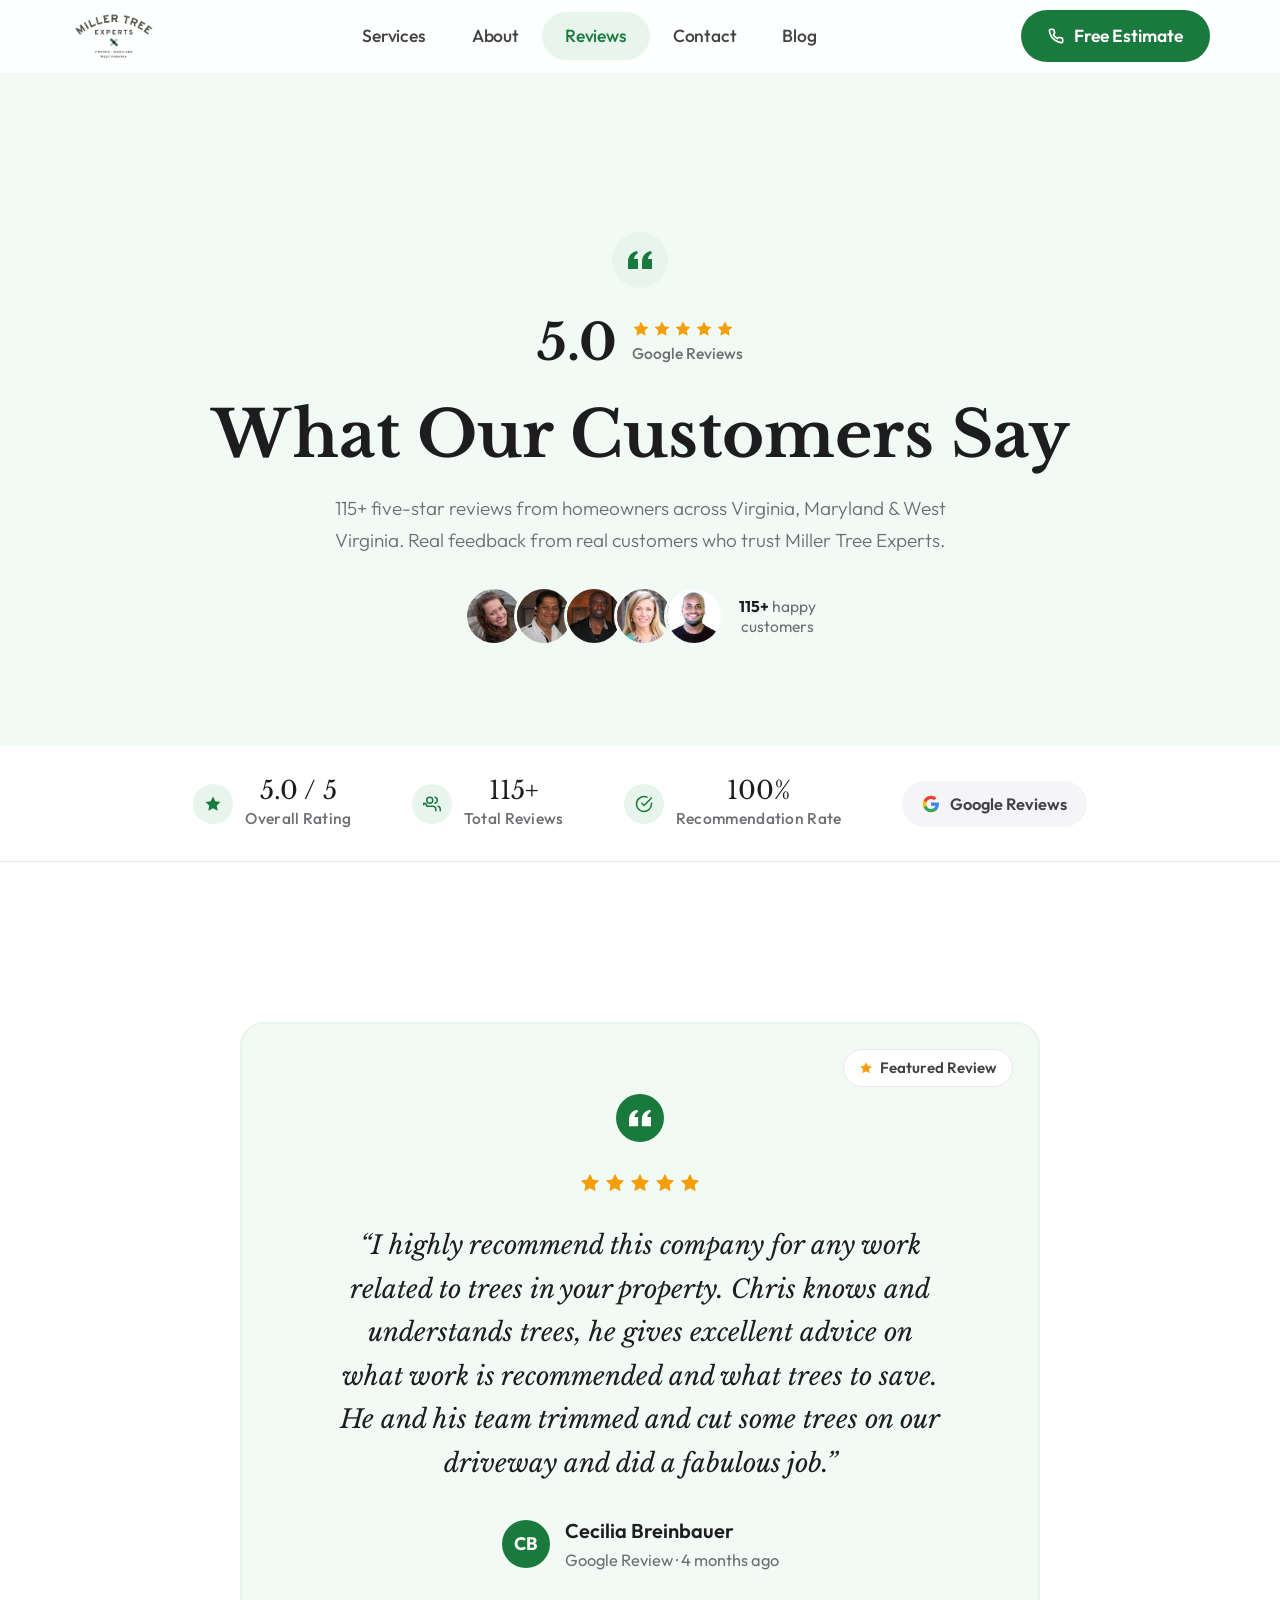
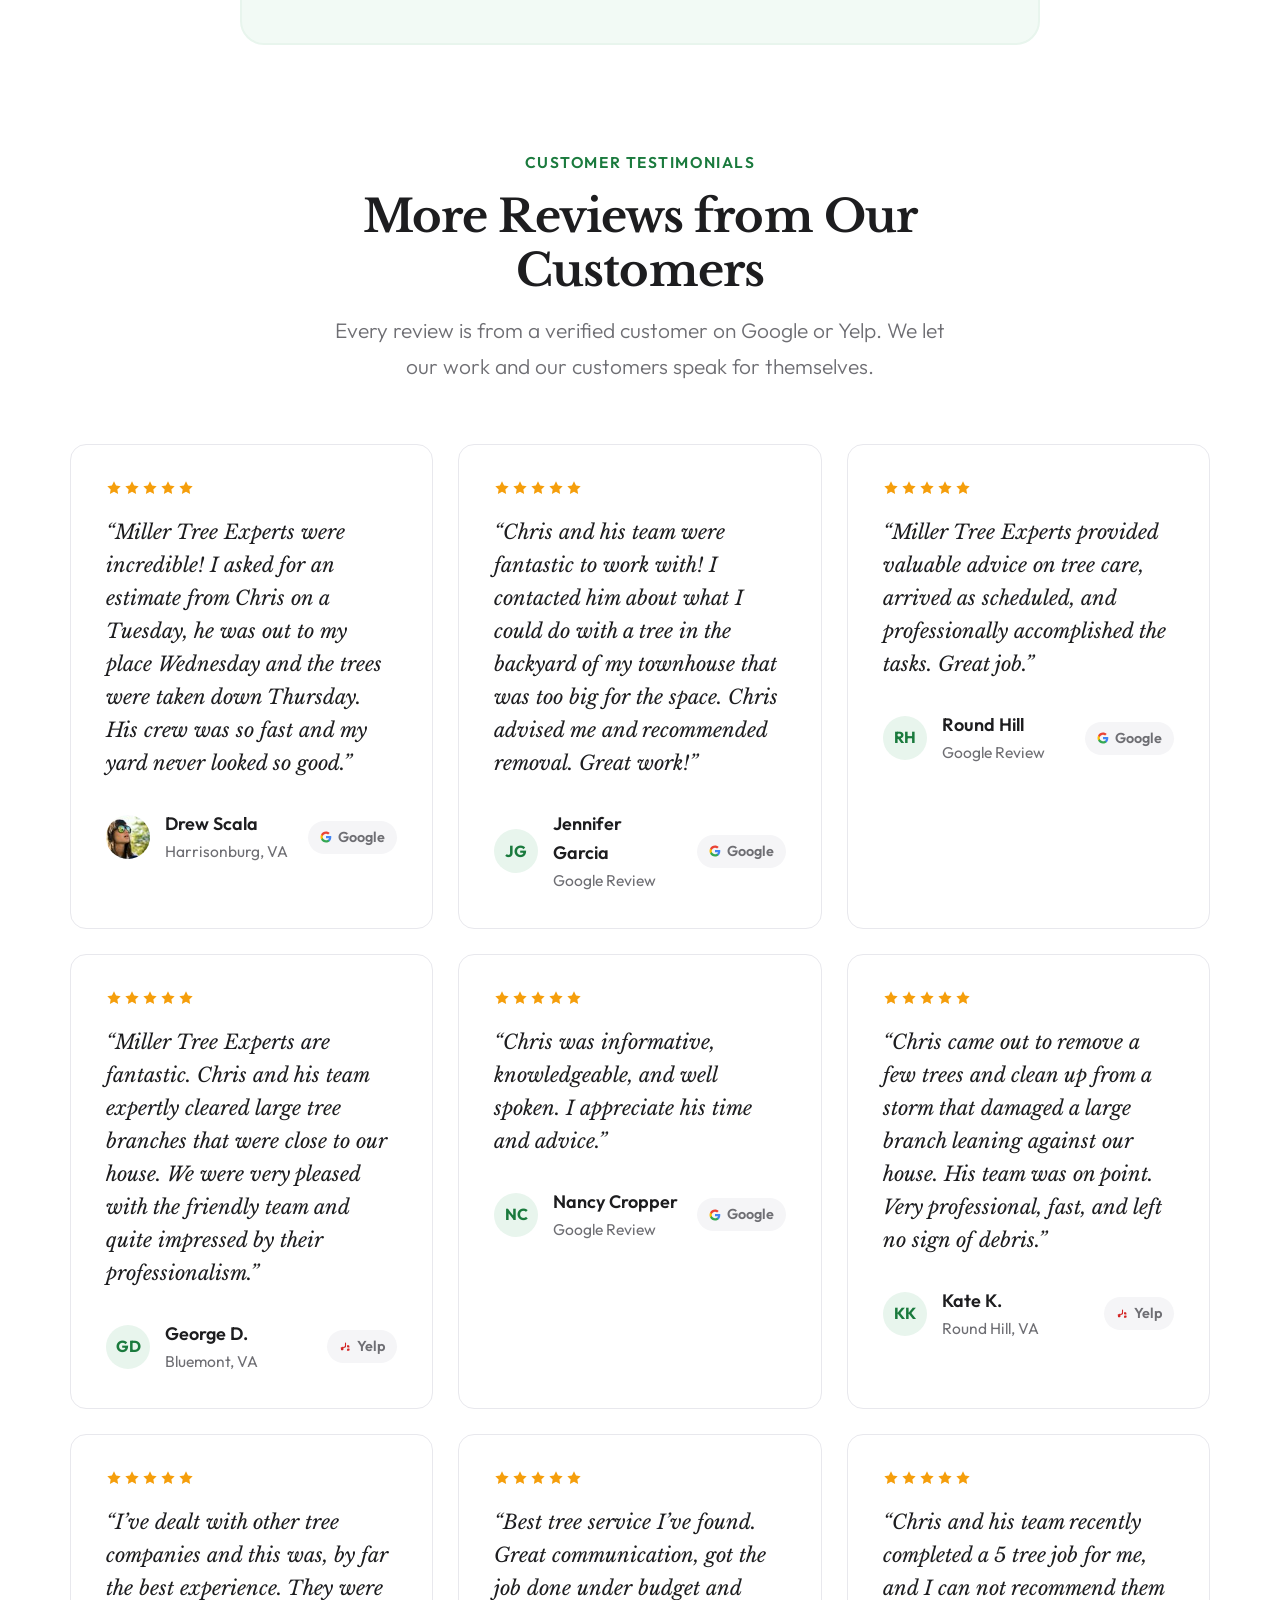
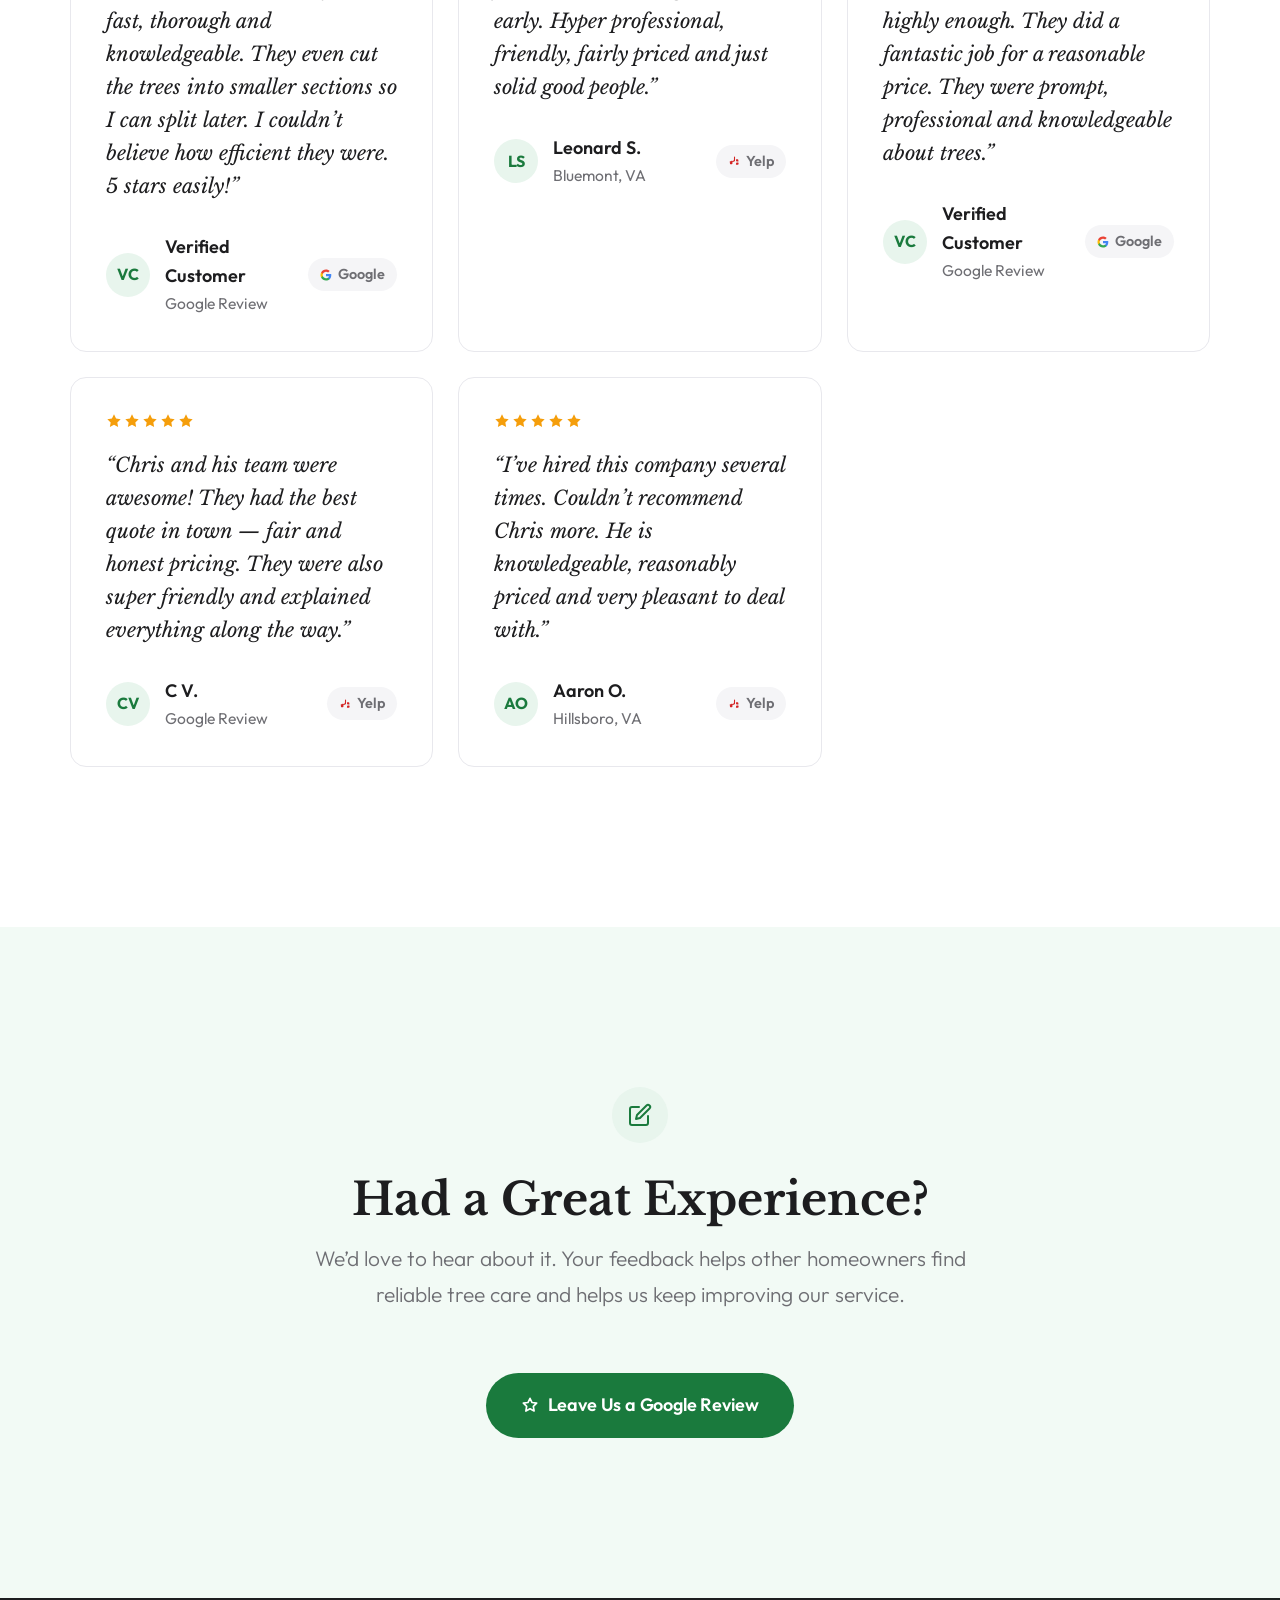
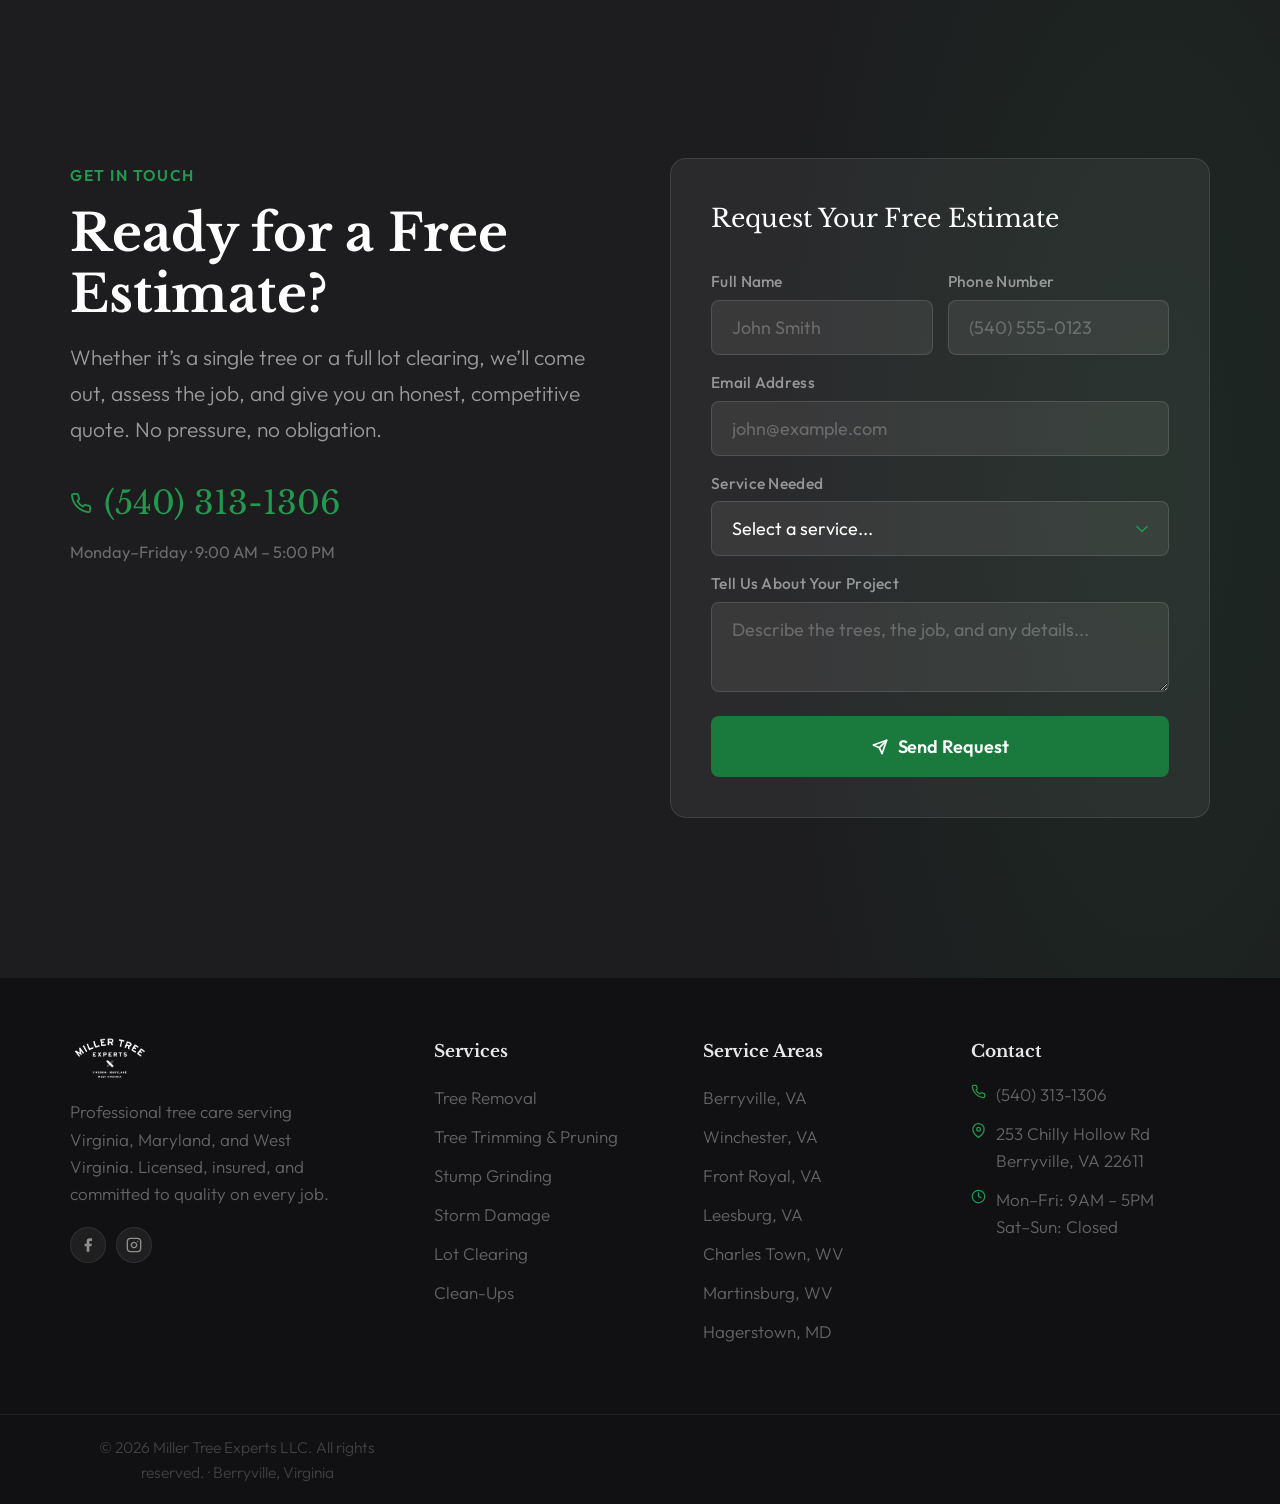
<file: prototype/reviews.html>
<!DOCTYPE html>
<html lang="en">
<head>
    <meta charset="UTF-8">
    <meta name="viewport" content="width=device-width, initial-scale=1.0">
    <title>Reviews & Testimonials | Miller Tree Experts | 5.0 ★ Rated Berryville VA</title>
    <meta name="description" content="Read 115+ five-star Google reviews from satisfied Miller Tree Experts customers across Virginia, Maryland & West Virginia. See why homeowners trust us for tree removal, trimming & more.">
    <meta name="keywords" content="miller tree experts reviews, tree service reviews berryville va, tree removal reviews winchester va, best rated tree service virginia">
    <meta property="og:title" content="Reviews & Testimonials | Miller Tree Experts | 5.0 ★ Rated">
    <meta property="og:description" content="115+ five-star Google reviews. See what homeowners across Virginia, Maryland & West Virginia say about Miller Tree Experts.">
    <meta property="og:type" content="website">
    <meta property="og:url" content="https://millertreeexperts.com/reviews">
    <meta property="og:image" content="https://millertreeexperts.com/og-image.jpg">
    <meta name="twitter:card" content="summary_large_image">
    <link rel="canonical" href="https://millertreeexperts.com/reviews">

    <link rel="preconnect" href="https://fonts.googleapis.com">
    <link rel="preconnect" href="https://fonts.gstatic.com" crossorigin>
    <link href="https://fonts.googleapis.com/css2?family=Libre+Baskerville:ital,wght@0,400;0,700;1,400&family=Outfit:wght@300;400;500;600;700&display=swap" rel="stylesheet">

    <script type="application/ld+json">
    {
        "@context": "https://schema.org",
        "@type": "LocalBusiness",
        "name": "Miller Tree Experts LLC",
        "image": "https://millertreeexperts.com/logo.png",
        "description": "Tree-care company specializing in tree removal, pruning, stump grinding and clean-ups serving Virginia, Maryland, and West Virginia.",
        "@id": "https://millertreeexperts.com",
        "url": "https://millertreeexperts.com",
        "telephone": "(540) 313-1306",
        "address": {
            "@type": "PostalAddress",
            "streetAddress": "253 Chilly Hollow Rd",
            "addressLocality": "Berryville",
            "addressRegion": "VA",
            "postalCode": "22611",
            "addressCountry": "US"
        },
        "geo": {
            "@type": "GeoCoordinates",
            "latitude": 39.1518,
            "longitude": -77.9714
        },
        "openingHoursSpecification": [
            {
                "@type": "OpeningHoursSpecification",
                "dayOfWeek": ["Monday","Tuesday","Wednesday","Thursday","Friday"],
                "opens": "09:00",
                "closes": "17:00"
            }
        ],
        "aggregateRating": {
            "@type": "AggregateRating",
            "ratingValue": "5.0",
            "reviewCount": "115",
            "bestRating": "5"
        },
        "areaServed": [
            {"@type": "State", "name": "Virginia"},
            {"@type": "State", "name": "Maryland"},
            {"@type": "State", "name": "West Virginia"}
        ],
        "sameAs": [
            "https://www.facebook.com/millertreeexpert/",
            "https://www.instagram.com/millertreeexperts/"
        ],
        "review": [
            {
                "@type": "Review",
                "reviewRating": {"@type": "Rating", "ratingValue": "5", "bestRating": "5"},
                "author": {"@type": "Person", "name": "Cecilia Breinbauer"},
                "reviewBody": "I highly recommend this company for any work related to trees in your property. Chris knows and understands trees, he gives excellent advice on what work is recommended and what trees to save."
            },
            {
                "@type": "Review",
                "reviewRating": {"@type": "Rating", "ratingValue": "5", "bestRating": "5"},
                "author": {"@type": "Person", "name": "Drew Scala"},
                "reviewBody": "Miller Tree Experts were incredible! I asked for an estimate from Chris on a Tuesday, he was out to my place Wednesday and the trees were taken down Thursday. His crew was so fast and my yard never looked so good."
            },
            {
                "@type": "Review",
                "reviewRating": {"@type": "Rating", "ratingValue": "5", "bestRating": "5"},
                "author": {"@type": "Person", "name": "Jennifer Garcia"},
                "reviewBody": "Chris and his team were fantastic to work with! I contacted him about what I could do with a tree in the backyard of my townhouse that was too big for the space. Chris advised me and recommended removal. Great work!"
            },
            {
                "@type": "Review",
                "reviewRating": {"@type": "Rating", "ratingValue": "5", "bestRating": "5"},
                "author": {"@type": "Person", "name": "Round Hill"},
                "reviewBody": "Miller Tree Experts provided valuable advice on tree care, arrived as scheduled, and professionally accomplished the tasks. Great job."
            },
            {
                "@type": "Review",
                "reviewRating": {"@type": "Rating", "ratingValue": "5", "bestRating": "5"},
                "author": {"@type": "Person", "name": "Nancy Cropper"},
                "reviewBody": "Chris was informative, knowledgeable, and well spoken. I appreciate his time and advice."
            },
            {
                "@type": "Review",
                "reviewRating": {"@type": "Rating", "ratingValue": "5", "bestRating": "5"},
                "author": {"@type": "Person", "name": "George D."},
                "reviewBody": "Miller Tree Experts are fantastic. Chris and his team expertly cleared large tree branches that were close to our house. We were very pleased with the friendly team and quite impressed by their professionalism."
            },
            {
                "@type": "Review",
                "reviewRating": {"@type": "Rating", "ratingValue": "5", "bestRating": "5"},
                "author": {"@type": "Person", "name": "Kate K."},
                "reviewBody": "Chris came out to remove a few trees and clean up from a storm that damaged a large branch leaning against our house. His team was on point. Very professional, fast, and left no sign of debris."
            },
            {
                "@type": "Review",
                "reviewRating": {"@type": "Rating", "ratingValue": "5", "bestRating": "5"},
                "author": {"@type": "Person", "name": "Leonard S."},
                "reviewBody": "Best tree service I've found. Great communication, got the job done under budget and early. Hyper professional, friendly, fairly priced and just solid good people."
            },
            {
                "@type": "Review",
                "reviewRating": {"@type": "Rating", "ratingValue": "5", "bestRating": "5"},
                "author": {"@type": "Person", "name": "Aaron O."},
                "reviewBody": "I've hired this company several times. Couldn't recommend Chris more. He is knowledgeable, reasonably priced and very pleasant to deal with."
            }
        ]
    }
    </script>

    <link rel="stylesheet" href="css/global.css">

    <!-- Page & Component CSS -->
    <link rel="stylesheet" href="css/pages/reviews.css">
    <link rel="stylesheet" href="css/components/reviews.css">
</head>

<body>

    <!-- NAV -->
    <header class="nav" role="banner">
        <div class="container">
            <a href="index-v2.html" class="nav__logo" aria-label="Miller Tree Experts - Home">
                <img src="images/miller-tree-logo.png" alt="Miller Tree Experts LLC logo" width="140" height="44">
            </a>
            <nav class="nav__links" aria-label="Main navigation">
                <a href="services.html">Services</a>
                <a href="about.html">About</a>
                <a href="reviews.html" class="active">Reviews</a>
                <a href="contact.html">Contact</a>
                <a href="blog.html">Blog</a>
            </nav>
            <div class="nav__cta">
                <a href="contact.html">
                    <svg viewBox="0 0 24 24" fill="none" stroke="currentColor" stroke-width="2.5" stroke-linecap="round" stroke-linejoin="round"><path d="M22 16.92v3a2 2 0 01-2.18 2 19.79 19.79 0 01-8.63-3.07 19.5 19.5 0 01-6-6 19.79 19.79 0 01-3.07-8.67A2 2 0 014.11 2h3a2 2 0 012 1.72c.127.96.361 1.903.7 2.81a2 2 0 01-.45 2.11L8.09 9.91a16 16 0 006 6l1.27-1.27a2 2 0 012.11-.45c.907.339 1.85.573 2.81.7A2 2 0 0122 16.92z"/></svg>
                    Free Estimate
                </a>
            </div>
            <button class="nav__toggle" aria-label="Toggle menu" aria-expanded="false">
                <span></span>
            </button>
        </div>
        <nav class="nav__mobile" aria-label="Mobile navigation">
            <div class="nav__mobile-inner">
                <a href="services.html">Services</a>
                <a href="about.html">About</a>
                <a href="reviews.html">Reviews</a>
                <a href="contact.html">Contact</a>
                <a href="blog.html">Blog</a>
                <a href="tel:5403131306" class="nav__mobile-phone">
                    <svg viewBox="0 0 24 24" fill="none" stroke="currentColor" stroke-width="2.5" stroke-linecap="round" stroke-linejoin="round" width="16" height="16"><path d="M22 16.92v3a2 2 0 01-2.18 2 19.79 19.79 0 01-8.63-3.07 19.5 19.5 0 01-6-6 19.79 19.79 0 01-3.07-8.67A2 2 0 014.11 2h3a2 2 0 012 1.72c.127.96.361 1.903.7 2.81a2 2 0 01-.45 2.11L8.09 9.91a16 16 0 006 6l1.27-1.27a2 2 0 012.11-.45c.907.339 1.85.573 2.81.7A2 2 0 0122 16.92z"/></svg>
                    (540) 313-1306
                </a>
            </div>
        </nav>
    </header>

    <main>

        <!-- PAGE HERO -->
        <section class="page-hero" aria-labelledby="page-hero-title">
            <div class="container">
                <div class="page-hero__quote-icon">
                    <svg viewBox="0 0 24 24" fill="currentColor"><path d="M14.017 21v-7.391c0-5.704 3.731-9.57 8.983-10.609l.995 2.151c-2.432.917-3.995 3.638-3.995 5.849h4v10h-9.983zm-14.017 0v-7.391c0-5.704 3.748-9.57 9-10.609l.996 2.151c-2.433.917-3.996 3.638-3.996 5.849h3.983v10h-9.983z"/></svg>
                </div>
                <div class="page-hero__rating">
                    <span class="page-hero__rating-number">5.0</span>
                    <div class="page-hero__rating-stars">
                        <div class="page-hero__stars-row">
                            <svg viewBox="0 0 24 24"><path d="M12 2l3.09 6.26L22 9.27l-5 4.87 1.18 6.88L12 17.77l-6.18 3.25L7 14.14 2 9.27l6.91-1.01L12 2z"/></svg>
                            <svg viewBox="0 0 24 24"><path d="M12 2l3.09 6.26L22 9.27l-5 4.87 1.18 6.88L12 17.77l-6.18 3.25L7 14.14 2 9.27l6.91-1.01L12 2z"/></svg>
                            <svg viewBox="0 0 24 24"><path d="M12 2l3.09 6.26L22 9.27l-5 4.87 1.18 6.88L12 17.77l-6.18 3.25L7 14.14 2 9.27l6.91-1.01L12 2z"/></svg>
                            <svg viewBox="0 0 24 24"><path d="M12 2l3.09 6.26L22 9.27l-5 4.87 1.18 6.88L12 17.77l-6.18 3.25L7 14.14 2 9.27l6.91-1.01L12 2z"/></svg>
                            <svg viewBox="0 0 24 24"><path d="M12 2l3.09 6.26L22 9.27l-5 4.87 1.18 6.88L12 17.77l-6.18 3.25L7 14.14 2 9.27l6.91-1.01L12 2z"/></svg>
                        </div>
                        <span class="page-hero__rating-text">Google Reviews</span>
                    </div>
                </div>
                <h1 id="page-hero-title" class="page-hero__title">What Our Customers Say</h1>
                <p class="page-hero__subtitle">115+ five-star reviews from homeowners across Virginia, Maryland &amp; West Virginia. Real feedback from real customers who trust Miller Tree Experts.</p>

                <div class="page-hero__faces">
                    <div class="page-hero__face">
                        <img src="images/reviewers/reviewer-1.jpg" alt="Reviewer Sarah M." loading="lazy">
                    </div>
                    <div class="page-hero__face">
                        <img src="images/reviewers/reviewer-2.jpg" alt="Reviewer James R." loading="lazy">
                    </div>
                    <div class="page-hero__face">
                        <img src="images/reviewers/reviewer-3.jpg" alt="Reviewer David K." loading="lazy">
                    </div>
                    <div class="page-hero__face">
                        <img src="images/reviewers/reviewer-4.jpg" alt="Reviewer Patricia H." loading="lazy">
                    </div>
                    <div class="page-hero__face">
                        <img src="images/reviewers/reviewer-5.jpg" alt="Reviewer Robert T." loading="lazy">
                    </div>
                    <span class="page-hero__faces-label"><strong>115+</strong> happy<br>customers</span>
                </div>
            </div>
        </section>

        <!-- RATING SUMMARY BAR -->
        <div class="rating-bar" role="complementary" aria-label="Rating summary">
            <div class="container">
                <div class="rating-bar__item">
                    <div class="rating-bar__icon">
                        <svg viewBox="0 0 24 24" fill="var(--green)" stroke="none"><path d="M12 2l3.09 6.26L22 9.27l-5 4.87 1.18 6.88L12 17.77l-6.18 3.25L7 14.14 2 9.27l6.91-1.01L12 2z"/></svg>
                    </div>
                    <div>
                        <div class="rating-bar__value">5.0 / 5</div>
                        <div class="rating-bar__label">Overall Rating</div>
                    </div>
                </div>
                <div class="rating-bar__item">
                    <div class="rating-bar__icon">
                        <svg viewBox="0 0 24 24" fill="none" stroke="var(--green)" stroke-width="2" stroke-linecap="round" stroke-linejoin="round"><path d="M17 21v-2a4 4 0 00-4-4H5a4 4 0 00-4-4v2"/><circle cx="9" cy="7" r="4"/><path d="M23 21v-2a4 4 0 00-3-3.87"/><path d="M16 3.13a4 4 0 010 7.75"/></svg>
                    </div>
                    <div>
                        <div class="rating-bar__value">115+</div>
                        <div class="rating-bar__label">Total Reviews</div>
                    </div>
                </div>
                <div class="rating-bar__item">
                    <div class="rating-bar__icon">
                        <svg viewBox="0 0 24 24" fill="none" stroke="var(--green)" stroke-width="2" stroke-linecap="round" stroke-linejoin="round"><path d="M22 11.08V12a10 10 0 11-5.93-9.14"/><polyline points="22 4 12 14.01 9 11.01"/></svg>
                    </div>
                    <div>
                        <div class="rating-bar__value">100%</div>
                        <div class="rating-bar__label">Recommendation Rate</div>
                    </div>
                </div>
                <div class="rating-bar__google">
                    <svg viewBox="0 0 24 24" fill="none"><path d="M22.56 12.25c0-.78-.07-1.53-.2-2.25H12v4.26h5.92a5.06 5.06 0 01-2.2 3.32v2.77h3.57c2.08-1.92 3.28-4.74 3.28-8.1z" fill="#4285F4"/><path d="M12 23c2.97 0 5.46-.98 7.28-2.66l-3.57-2.77c-.98.66-2.23 1.06-3.71 1.06-2.86 0-5.29-1.93-6.16-4.53H2.18v2.84C3.99 20.53 7.7 23 12 23z" fill="#34A853"/><path d="M5.84 14.09c-.22-.66-.35-1.36-.35-2.09s.13-1.43.35-2.09V7.07H2.18C1.43 8.55 1 10.22 1 12s.43 3.45 1.18 4.93l2.85-2.22.81-.62z" fill="#FBBC05"/><path d="M12 5.38c1.62 0 3.06.56 4.21 1.64l3.15-3.15C17.45 2.09 14.97 1 12 1 7.7 1 3.99 3.47 2.18 7.07l3.66 2.84c.87-2.6 3.3-4.53 6.16-4.53z" fill="#EA4335"/></svg>
                    Google Reviews
                </div>
            </div>
        </div>

        <!-- FEATURED REVIEW -->
        <section class="section section--lg" aria-label="Featured review">
            <div class="container">
                <div class="featured-review reveal">
                    <div class="featured-review__badge">
                        <svg viewBox="0 0 24 24" fill="#F59E0B"><path d="M12 2l3.09 6.26L22 9.27l-5 4.87 1.18 6.88L12 17.77l-6.18 3.25L7 14.14 2 9.27l6.91-1.01L12 2z"/></svg>
                        Featured Review
                    </div>
                    <div class="featured-review__quote-icon">
                        <svg viewBox="0 0 24 24" fill="currentColor"><path d="M14.017 21v-7.391c0-5.704 3.731-9.57 8.983-10.609l.995 2.151c-2.432.917-3.995 3.638-3.995 5.849h4v10h-9.983zm-14.017 0v-7.391c0-5.704 3.748-9.57 9-10.609l.996 2.151c-2.433.917-3.996 3.638-3.996 5.849h3.983v10h-9.983z"/></svg>
                    </div>
                    <div class="featured-review__stars" aria-label="5 out of 5 stars">
                        <svg viewBox="0 0 24 24"><path d="M12 2l3.09 6.26L22 9.27l-5 4.87 1.18 6.88L12 17.77l-6.18 3.25L7 14.14 2 9.27l6.91-1.01L12 2z"/></svg>
                        <svg viewBox="0 0 24 24"><path d="M12 2l3.09 6.26L22 9.27l-5 4.87 1.18 6.88L12 17.77l-6.18 3.25L7 14.14 2 9.27l6.91-1.01L12 2z"/></svg>
                        <svg viewBox="0 0 24 24"><path d="M12 2l3.09 6.26L22 9.27l-5 4.87 1.18 6.88L12 17.77l-6.18 3.25L7 14.14 2 9.27l6.91-1.01L12 2z"/></svg>
                        <svg viewBox="0 0 24 24"><path d="M12 2l3.09 6.26L22 9.27l-5 4.87 1.18 6.88L12 17.77l-6.18 3.25L7 14.14 2 9.27l6.91-1.01L12 2z"/></svg>
                        <svg viewBox="0 0 24 24"><path d="M12 2l3.09 6.26L22 9.27l-5 4.87 1.18 6.88L12 17.77l-6.18 3.25L7 14.14 2 9.27l6.91-1.01L12 2z"/></svg>
                    </div>
                    <blockquote class="featured-review__text">&ldquo;I highly recommend this company for any work related to trees in your property. Chris knows and understands trees, he gives excellent advice on what work is recommended and what trees to save. He and his team trimmed and cut some trees on our driveway and did a fabulous job.&rdquo;</blockquote>
                    <div class="featured-review__author">
                        <div class="featured-review__avatar">CB</div>
                        <div class="featured-review__info">
                            <div class="featured-review__name">Cecilia Breinbauer</div>
                            <div class="featured-review__location">Google Review &middot; 4 months ago</div>
                        </div>
                    </div>
                </div>

                <!-- REVIEWS GRID -->
                <div class="section__header reveal">
                    <div class="section__eyebrow">Customer Testimonials</div>
                    <h2 class="section__title">More Reviews from Our Customers</h2>
                    <p class="section__desc">Every review is from a verified customer on Google or Yelp. We let our work and our customers speak for themselves.</p>
                </div>

                <div class="reviews__grid">
                    <!-- Review 1 - Drew Scala (Google) -->
                    <article class="review reveal reveal-d1">
                        <div class="review__stars" aria-label="5 out of 5 stars">
                            <svg viewBox="0 0 24 24"><path d="M12 2l3.09 6.26L22 9.27l-5 4.87 1.18 6.88L12 17.77l-6.18 3.25L7 14.14 2 9.27l6.91-1.01L12 2z"/></svg>
                            <svg viewBox="0 0 24 24"><path d="M12 2l3.09 6.26L22 9.27l-5 4.87 1.18 6.88L12 17.77l-6.18 3.25L7 14.14 2 9.27l6.91-1.01L12 2z"/></svg>
                            <svg viewBox="0 0 24 24"><path d="M12 2l3.09 6.26L22 9.27l-5 4.87 1.18 6.88L12 17.77l-6.18 3.25L7 14.14 2 9.27l6.91-1.01L12 2z"/></svg>
                            <svg viewBox="0 0 24 24"><path d="M12 2l3.09 6.26L22 9.27l-5 4.87 1.18 6.88L12 17.77l-6.18 3.25L7 14.14 2 9.27l6.91-1.01L12 2z"/></svg>
                            <svg viewBox="0 0 24 24"><path d="M12 2l3.09 6.26L22 9.27l-5 4.87 1.18 6.88L12 17.77l-6.18 3.25L7 14.14 2 9.27l6.91-1.01L12 2z"/></svg>
                        </div>
                        <blockquote class="review__quote">&ldquo;Miller Tree Experts were incredible! I asked for an estimate from Chris on a Tuesday, he was out to my place Wednesday and the trees were taken down Thursday. His crew was so fast and my yard never looked so good.&rdquo;</blockquote>
                        <div class="review__footer">
                            <div class="review__author">
                                <img class="review__avatar review__avatar--photo" src="images/reviewers/drew-s-yelp.jpg" alt="Drew Scala">
                                <div>
                                    <div class="review__name">Drew Scala</div>
                                    <div class="review__location">Harrisonburg, VA</div>
                                </div>
                            </div>
                            <span class="review__source-tag">
                                <svg viewBox="0 0 24 24" fill="none"><path d="M22.56 12.25c0-.78-.07-1.53-.2-2.25H12v4.26h5.92a5.06 5.06 0 01-2.2 3.32v2.77h3.57c2.08-1.92 3.28-4.74 3.28-8.1z" fill="#4285F4"/><path d="M12 23c2.97 0 5.46-.98 7.28-2.66l-3.57-2.77c-.98.66-2.23 1.06-3.71 1.06-2.86 0-5.29-1.93-6.16-4.53H2.18v2.84C3.99 20.53 7.7 23 12 23z" fill="#34A853"/><path d="M5.84 14.09c-.22-.66-.35-1.36-.35-2.09s.13-1.43.35-2.09V7.07H2.18C1.43 8.55 1 10.22 1 12s.43 3.45 1.18 4.93l2.85-2.22.81-.62z" fill="#FBBC05"/><path d="M12 5.38c1.62 0 3.06.56 4.21 1.64l3.15-3.15C17.45 2.09 14.97 1 12 1 7.7 1 3.99 3.47 2.18 7.07l3.66 2.84c.87-2.6 3.3-4.53 6.16-4.53z" fill="#EA4335"/></svg>
                                Google
                            </span>
                        </div>
                    </article>

                    <!-- Review 2 - Jennifer Garcia (Google) -->
                    <article class="review reveal reveal-d2">
                        <div class="review__stars" aria-label="5 out of 5 stars">
                            <svg viewBox="0 0 24 24"><path d="M12 2l3.09 6.26L22 9.27l-5 4.87 1.18 6.88L12 17.77l-6.18 3.25L7 14.14 2 9.27l6.91-1.01L12 2z"/></svg>
                            <svg viewBox="0 0 24 24"><path d="M12 2l3.09 6.26L22 9.27l-5 4.87 1.18 6.88L12 17.77l-6.18 3.25L7 14.14 2 9.27l6.91-1.01L12 2z"/></svg>
                            <svg viewBox="0 0 24 24"><path d="M12 2l3.09 6.26L22 9.27l-5 4.87 1.18 6.88L12 17.77l-6.18 3.25L7 14.14 2 9.27l6.91-1.01L12 2z"/></svg>
                            <svg viewBox="0 0 24 24"><path d="M12 2l3.09 6.26L22 9.27l-5 4.87 1.18 6.88L12 17.77l-6.18 3.25L7 14.14 2 9.27l6.91-1.01L12 2z"/></svg>
                            <svg viewBox="0 0 24 24"><path d="M12 2l3.09 6.26L22 9.27l-5 4.87 1.18 6.88L12 17.77l-6.18 3.25L7 14.14 2 9.27l6.91-1.01L12 2z"/></svg>
                        </div>
                        <blockquote class="review__quote">&ldquo;Chris and his team were fantastic to work with! I contacted him about what I could do with a tree in the backyard of my townhouse that was too big for the space. Chris advised me and recommended removal. Great work!&rdquo;</blockquote>
                        <div class="review__footer">
                            <div class="review__author">
                                <div class="review__avatar">JG</div>
                                <div>
                                    <div class="review__name">Jennifer Garcia</div>
                                    <div class="review__location">Google Review</div>
                                </div>
                            </div>
                            <span class="review__source-tag">
                                <svg viewBox="0 0 24 24" fill="none"><path d="M22.56 12.25c0-.78-.07-1.53-.2-2.25H12v4.26h5.92a5.06 5.06 0 01-2.2 3.32v2.77h3.57c2.08-1.92 3.28-4.74 3.28-8.1z" fill="#4285F4"/><path d="M12 23c2.97 0 5.46-.98 7.28-2.66l-3.57-2.77c-.98.66-2.23 1.06-3.71 1.06-2.86 0-5.29-1.93-6.16-4.53H2.18v2.84C3.99 20.53 7.7 23 12 23z" fill="#34A853"/><path d="M5.84 14.09c-.22-.66-.35-1.36-.35-2.09s.13-1.43.35-2.09V7.07H2.18C1.43 8.55 1 10.22 1 12s.43 3.45 1.18 4.93l2.85-2.22.81-.62z" fill="#FBBC05"/><path d="M12 5.38c1.62 0 3.06.56 4.21 1.64l3.15-3.15C17.45 2.09 14.97 1 12 1 7.7 1 3.99 3.47 2.18 7.07l3.66 2.84c.87-2.6 3.3-4.53 6.16-4.53z" fill="#EA4335"/></svg>
                                Google
                            </span>
                        </div>
                    </article>

                    <!-- Review 3 - Round Hill (Google) -->
                    <article class="review reveal reveal-d3">
                        <div class="review__stars" aria-label="5 out of 5 stars">
                            <svg viewBox="0 0 24 24"><path d="M12 2l3.09 6.26L22 9.27l-5 4.87 1.18 6.88L12 17.77l-6.18 3.25L7 14.14 2 9.27l6.91-1.01L12 2z"/></svg>
                            <svg viewBox="0 0 24 24"><path d="M12 2l3.09 6.26L22 9.27l-5 4.87 1.18 6.88L12 17.77l-6.18 3.25L7 14.14 2 9.27l6.91-1.01L12 2z"/></svg>
                            <svg viewBox="0 0 24 24"><path d="M12 2l3.09 6.26L22 9.27l-5 4.87 1.18 6.88L12 17.77l-6.18 3.25L7 14.14 2 9.27l6.91-1.01L12 2z"/></svg>
                            <svg viewBox="0 0 24 24"><path d="M12 2l3.09 6.26L22 9.27l-5 4.87 1.18 6.88L12 17.77l-6.18 3.25L7 14.14 2 9.27l6.91-1.01L12 2z"/></svg>
                            <svg viewBox="0 0 24 24"><path d="M12 2l3.09 6.26L22 9.27l-5 4.87 1.18 6.88L12 17.77l-6.18 3.25L7 14.14 2 9.27l6.91-1.01L12 2z"/></svg>
                        </div>
                        <blockquote class="review__quote">&ldquo;Miller Tree Experts provided valuable advice on tree care, arrived as scheduled, and professionally accomplished the tasks. Great job.&rdquo;</blockquote>
                        <div class="review__footer">
                            <div class="review__author">
                                <div class="review__avatar">RH</div>
                                <div>
                                    <div class="review__name">Round Hill</div>
                                    <div class="review__location">Google Review</div>
                                </div>
                            </div>
                            <span class="review__source-tag">
                                <svg viewBox="0 0 24 24" fill="none"><path d="M22.56 12.25c0-.78-.07-1.53-.2-2.25H12v4.26h5.92a5.06 5.06 0 01-2.2 3.32v2.77h3.57c2.08-1.92 3.28-4.74 3.28-8.1z" fill="#4285F4"/><path d="M12 23c2.97 0 5.46-.98 7.28-2.66l-3.57-2.77c-.98.66-2.23 1.06-3.71 1.06-2.86 0-5.29-1.93-6.16-4.53H2.18v2.84C3.99 20.53 7.7 23 12 23z" fill="#34A853"/><path d="M5.84 14.09c-.22-.66-.35-1.36-.35-2.09s.13-1.43.35-2.09V7.07H2.18C1.43 8.55 1 10.22 1 12s.43 3.45 1.18 4.93l2.85-2.22.81-.62z" fill="#FBBC05"/><path d="M12 5.38c1.62 0 3.06.56 4.21 1.64l3.15-3.15C17.45 2.09 14.97 1 12 1 7.7 1 3.99 3.47 2.18 7.07l3.66 2.84c.87-2.6 3.3-4.53 6.16-4.53z" fill="#EA4335"/></svg>
                                Google
                            </span>
                        </div>
                    </article>

                    <!-- Review 4 - George D. (Yelp) -->
                    <article class="review reveal reveal-d1">
                        <div class="review__stars" aria-label="5 out of 5 stars">
                            <svg viewBox="0 0 24 24"><path d="M12 2l3.09 6.26L22 9.27l-5 4.87 1.18 6.88L12 17.77l-6.18 3.25L7 14.14 2 9.27l6.91-1.01L12 2z"/></svg>
                            <svg viewBox="0 0 24 24"><path d="M12 2l3.09 6.26L22 9.27l-5 4.87 1.18 6.88L12 17.77l-6.18 3.25L7 14.14 2 9.27l6.91-1.01L12 2z"/></svg>
                            <svg viewBox="0 0 24 24"><path d="M12 2l3.09 6.26L22 9.27l-5 4.87 1.18 6.88L12 17.77l-6.18 3.25L7 14.14 2 9.27l6.91-1.01L12 2z"/></svg>
                            <svg viewBox="0 0 24 24"><path d="M12 2l3.09 6.26L22 9.27l-5 4.87 1.18 6.88L12 17.77l-6.18 3.25L7 14.14 2 9.27l6.91-1.01L12 2z"/></svg>
                            <svg viewBox="0 0 24 24"><path d="M12 2l3.09 6.26L22 9.27l-5 4.87 1.18 6.88L12 17.77l-6.18 3.25L7 14.14 2 9.27l6.91-1.01L12 2z"/></svg>
                        </div>
                        <blockquote class="review__quote">&ldquo;Miller Tree Experts are fantastic. Chris and his team expertly cleared large tree branches that were close to our house. We were very pleased with the friendly team and quite impressed by their professionalism.&rdquo;</blockquote>
                        <div class="review__footer">
                            <div class="review__author">
                                <div class="review__avatar">GD</div>
                                <div>
                                    <div class="review__name">George D.</div>
                                    <div class="review__location">Bluemont, VA</div>
                                </div>
                            </div>
                            <span class="review__source-tag">
                                <svg viewBox="0 0 24 24" fill="none"><path d="M21.111 18.548c-.177.59-.913 1.028-1.536 1.028h-2.592c-.622 0-1.173-.528-1.173-1.12 0-.048.004-.097.013-.145l.47-2.5c.097-.558.646-.98 1.217-.98h2.592c.626 0 1.173.413 1.173 1.001 0 .049-.004.098-.013.147l-.151.568zm-3.654-5.436c-.576 0-1.072-.422-1.17-.98l-.468-2.5c-.11-.596.287-1.145.872-1.145h2.592c.622 0 1.12.467 1.17.98l.47 2.5c.11.596-.287 1.145-.872 1.145h-2.594zm-5.457-9c.02-.594.49-1.062 1.083-1.062h.008c.593.008 1.063.487 1.055 1.08l-.139 7.445c-.006.371-.239.689-.571.838l-3.467 1.45c-.537.226-1.13-.04-1.34-.585l-.025-.073c-.196-.51.03-1.09.527-1.35l2.686-1.41.183-6.333zM8.15 13.564l-3.48 1.418c-.55.223-1.144-.037-1.35-.586l-.024-.075c-.193-.514.042-1.097.543-1.351l3.47-1.404c.55-.223 1.143.037 1.35.586l.024.075c.193.514-.042 1.097-.543 1.35l.01-.013zm-.636 5.005l-2.586-.019c-.622-.004-1.16-.451-1.16-1.04 0-.05.003-.1.012-.149l.487-2.495c.102-.556.654-.97 1.228-.966l2.586.019c.622.004 1.16.451 1.16 1.04 0 .05-.003.1-.012.149l-.487 2.495c-.102.556-.654.97-1.228.966z" fill="#D32323"/></svg>
                                Yelp
                            </span>
                        </div>
                    </article>

                    <!-- Review 5 - Nancy Cropper (Google) -->
                    <article class="review reveal reveal-d2">
                        <div class="review__stars" aria-label="5 out of 5 stars">
                            <svg viewBox="0 0 24 24"><path d="M12 2l3.09 6.26L22 9.27l-5 4.87 1.18 6.88L12 17.77l-6.18 3.25L7 14.14 2 9.27l6.91-1.01L12 2z"/></svg>
                            <svg viewBox="0 0 24 24"><path d="M12 2l3.09 6.26L22 9.27l-5 4.87 1.18 6.88L12 17.77l-6.18 3.25L7 14.14 2 9.27l6.91-1.01L12 2z"/></svg>
                            <svg viewBox="0 0 24 24"><path d="M12 2l3.09 6.26L22 9.27l-5 4.87 1.18 6.88L12 17.77l-6.18 3.25L7 14.14 2 9.27l6.91-1.01L12 2z"/></svg>
                            <svg viewBox="0 0 24 24"><path d="M12 2l3.09 6.26L22 9.27l-5 4.87 1.18 6.88L12 17.77l-6.18 3.25L7 14.14 2 9.27l6.91-1.01L12 2z"/></svg>
                            <svg viewBox="0 0 24 24"><path d="M12 2l3.09 6.26L22 9.27l-5 4.87 1.18 6.88L12 17.77l-6.18 3.25L7 14.14 2 9.27l6.91-1.01L12 2z"/></svg>
                        </div>
                        <blockquote class="review__quote">&ldquo;Chris was informative, knowledgeable, and well spoken. I appreciate his time and advice.&rdquo;</blockquote>
                        <div class="review__footer">
                            <div class="review__author">
                                <div class="review__avatar">NC</div>
                                <div>
                                    <div class="review__name">Nancy Cropper</div>
                                    <div class="review__location">Google Review</div>
                                </div>
                            </div>
                            <span class="review__source-tag">
                                <svg viewBox="0 0 24 24" fill="none"><path d="M22.56 12.25c0-.78-.07-1.53-.2-2.25H12v4.26h5.92a5.06 5.06 0 01-2.2 3.32v2.77h3.57c2.08-1.92 3.28-4.74 3.28-8.1z" fill="#4285F4"/><path d="M12 23c2.97 0 5.46-.98 7.28-2.66l-3.57-2.77c-.98.66-2.23 1.06-3.71 1.06-2.86 0-5.29-1.93-6.16-4.53H2.18v2.84C3.99 20.53 7.7 23 12 23z" fill="#34A853"/><path d="M5.84 14.09c-.22-.66-.35-1.36-.35-2.09s.13-1.43.35-2.09V7.07H2.18C1.43 8.55 1 10.22 1 12s.43 3.45 1.18 4.93l2.85-2.22.81-.62z" fill="#FBBC05"/><path d="M12 5.38c1.62 0 3.06.56 4.21 1.64l3.15-3.15C17.45 2.09 14.97 1 12 1 7.7 1 3.99 3.47 2.18 7.07l3.66 2.84c.87-2.6 3.3-4.53 6.16-4.53z" fill="#EA4335"/></svg>
                                Google
                            </span>
                        </div>
                    </article>

                    <!-- Review 6 - Kate K. (Yelp) -->
                    <article class="review reveal reveal-d3">
                        <div class="review__stars" aria-label="5 out of 5 stars">
                            <svg viewBox="0 0 24 24"><path d="M12 2l3.09 6.26L22 9.27l-5 4.87 1.18 6.88L12 17.77l-6.18 3.25L7 14.14 2 9.27l6.91-1.01L12 2z"/></svg>
                            <svg viewBox="0 0 24 24"><path d="M12 2l3.09 6.26L22 9.27l-5 4.87 1.18 6.88L12 17.77l-6.18 3.25L7 14.14 2 9.27l6.91-1.01L12 2z"/></svg>
                            <svg viewBox="0 0 24 24"><path d="M12 2l3.09 6.26L22 9.27l-5 4.87 1.18 6.88L12 17.77l-6.18 3.25L7 14.14 2 9.27l6.91-1.01L12 2z"/></svg>
                            <svg viewBox="0 0 24 24"><path d="M12 2l3.09 6.26L22 9.27l-5 4.87 1.18 6.88L12 17.77l-6.18 3.25L7 14.14 2 9.27l6.91-1.01L12 2z"/></svg>
                            <svg viewBox="0 0 24 24"><path d="M12 2l3.09 6.26L22 9.27l-5 4.87 1.18 6.88L12 17.77l-6.18 3.25L7 14.14 2 9.27l6.91-1.01L12 2z"/></svg>
                        </div>
                        <blockquote class="review__quote">&ldquo;Chris came out to remove a few trees and clean up from a storm that damaged a large branch leaning against our house. His team was on point. Very professional, fast, and left no sign of debris.&rdquo;</blockquote>
                        <div class="review__footer">
                            <div class="review__author">
                                <div class="review__avatar">KK</div>
                                <div>
                                    <div class="review__name">Kate K.</div>
                                    <div class="review__location">Round Hill, VA</div>
                                </div>
                            </div>
                            <span class="review__source-tag">
                                <svg viewBox="0 0 24 24" fill="none"><path d="M21.111 18.548c-.177.59-.913 1.028-1.536 1.028h-2.592c-.622 0-1.173-.528-1.173-1.12 0-.048.004-.097.013-.145l.47-2.5c.097-.558.646-.98 1.217-.98h2.592c.626 0 1.173.413 1.173 1.001 0 .049-.004.098-.013.147l-.151.568zm-3.654-5.436c-.576 0-1.072-.422-1.17-.98l-.468-2.5c-.11-.596.287-1.145.872-1.145h2.592c.622 0 1.12.467 1.17.98l.47 2.5c.11.596-.287 1.145-.872 1.145h-2.594zm-5.457-9c.02-.594.49-1.062 1.083-1.062h.008c.593.008 1.063.487 1.055 1.08l-.139 7.445c-.006.371-.239.689-.571.838l-3.467 1.45c-.537.226-1.13-.04-1.34-.585l-.025-.073c-.196-.51.03-1.09.527-1.35l2.686-1.41.183-6.333zM8.15 13.564l-3.48 1.418c-.55.223-1.144-.037-1.35-.586l-.024-.075c-.193-.514.042-1.097.543-1.351l3.47-1.404c.55-.223 1.143.037 1.35.586l.024.075c.193.514-.042 1.097-.543 1.35l.01-.013zm-.636 5.005l-2.586-.019c-.622-.004-1.16-.451-1.16-1.04 0-.05.003-.1.012-.149l.487-2.495c.102-.556.654-.97 1.228-.966l2.586.019c.622.004 1.16.451 1.16 1.04 0 .05-.003.1-.012.149l-.487 2.495c-.102.556-.654.97-1.228.966z" fill="#D32323"/></svg>
                                Yelp
                            </span>
                        </div>
                    </article>

                    <!-- Review 7 - Verified Customer (Google) -->
                    <article class="review reveal reveal-d1">
                        <div class="review__stars" aria-label="5 out of 5 stars">
                            <svg viewBox="0 0 24 24"><path d="M12 2l3.09 6.26L22 9.27l-5 4.87 1.18 6.88L12 17.77l-6.18 3.25L7 14.14 2 9.27l6.91-1.01L12 2z"/></svg>
                            <svg viewBox="0 0 24 24"><path d="M12 2l3.09 6.26L22 9.27l-5 4.87 1.18 6.88L12 17.77l-6.18 3.25L7 14.14 2 9.27l6.91-1.01L12 2z"/></svg>
                            <svg viewBox="0 0 24 24"><path d="M12 2l3.09 6.26L22 9.27l-5 4.87 1.18 6.88L12 17.77l-6.18 3.25L7 14.14 2 9.27l6.91-1.01L12 2z"/></svg>
                            <svg viewBox="0 0 24 24"><path d="M12 2l3.09 6.26L22 9.27l-5 4.87 1.18 6.88L12 17.77l-6.18 3.25L7 14.14 2 9.27l6.91-1.01L12 2z"/></svg>
                            <svg viewBox="0 0 24 24"><path d="M12 2l3.09 6.26L22 9.27l-5 4.87 1.18 6.88L12 17.77l-6.18 3.25L7 14.14 2 9.27l6.91-1.01L12 2z"/></svg>
                        </div>
                        <blockquote class="review__quote">&ldquo;I&rsquo;ve dealt with other tree companies and this was, by far the best experience. They were fast, thorough and knowledgeable. They even cut the trees into smaller sections so I can split later. I couldn&rsquo;t believe how efficient they were. 5 stars easily!&rdquo;</blockquote>
                        <div class="review__footer">
                            <div class="review__author">
                                <div class="review__avatar">VC</div>
                                <div>
                                    <div class="review__name">Verified Customer</div>
                                    <div class="review__location">Google Review</div>
                                </div>
                            </div>
                            <span class="review__source-tag">
                                <svg viewBox="0 0 24 24" fill="none"><path d="M22.56 12.25c0-.78-.07-1.53-.2-2.25H12v4.26h5.92a5.06 5.06 0 01-2.2 3.32v2.77h3.57c2.08-1.92 3.28-4.74 3.28-8.1z" fill="#4285F4"/><path d="M12 23c2.97 0 5.46-.98 7.28-2.66l-3.57-2.77c-.98.66-2.23 1.06-3.71 1.06-2.86 0-5.29-1.93-6.16-4.53H2.18v2.84C3.99 20.53 7.7 23 12 23z" fill="#34A853"/><path d="M5.84 14.09c-.22-.66-.35-1.36-.35-2.09s.13-1.43.35-2.09V7.07H2.18C1.43 8.55 1 10.22 1 12s.43 3.45 1.18 4.93l2.85-2.22.81-.62z" fill="#FBBC05"/><path d="M12 5.38c1.62 0 3.06.56 4.21 1.64l3.15-3.15C17.45 2.09 14.97 1 12 1 7.7 1 3.99 3.47 2.18 7.07l3.66 2.84c.87-2.6 3.3-4.53 6.16-4.53z" fill="#EA4335"/></svg>
                                Google
                            </span>
                        </div>
                    </article>

                    <!-- Review 8 - Leonard S. (Yelp) -->
                    <article class="review reveal reveal-d2">
                        <div class="review__stars" aria-label="5 out of 5 stars">
                            <svg viewBox="0 0 24 24"><path d="M12 2l3.09 6.26L22 9.27l-5 4.87 1.18 6.88L12 17.77l-6.18 3.25L7 14.14 2 9.27l6.91-1.01L12 2z"/></svg>
                            <svg viewBox="0 0 24 24"><path d="M12 2l3.09 6.26L22 9.27l-5 4.87 1.18 6.88L12 17.77l-6.18 3.25L7 14.14 2 9.27l6.91-1.01L12 2z"/></svg>
                            <svg viewBox="0 0 24 24"><path d="M12 2l3.09 6.26L22 9.27l-5 4.87 1.18 6.88L12 17.77l-6.18 3.25L7 14.14 2 9.27l6.91-1.01L12 2z"/></svg>
                            <svg viewBox="0 0 24 24"><path d="M12 2l3.09 6.26L22 9.27l-5 4.87 1.18 6.88L12 17.77l-6.18 3.25L7 14.14 2 9.27l6.91-1.01L12 2z"/></svg>
                            <svg viewBox="0 0 24 24"><path d="M12 2l3.09 6.26L22 9.27l-5 4.87 1.18 6.88L12 17.77l-6.18 3.25L7 14.14 2 9.27l6.91-1.01L12 2z"/></svg>
                        </div>
                        <blockquote class="review__quote">&ldquo;Best tree service I&rsquo;ve found. Great communication, got the job done under budget and early. Hyper professional, friendly, fairly priced and just solid good people.&rdquo;</blockquote>
                        <div class="review__footer">
                            <div class="review__author">
                                <div class="review__avatar">LS</div>
                                <div>
                                    <div class="review__name">Leonard S.</div>
                                    <div class="review__location">Bluemont, VA</div>
                                </div>
                            </div>
                            <span class="review__source-tag">
                                <svg viewBox="0 0 24 24" fill="none"><path d="M21.111 18.548c-.177.59-.913 1.028-1.536 1.028h-2.592c-.622 0-1.173-.528-1.173-1.12 0-.048.004-.097.013-.145l.47-2.5c.097-.558.646-.98 1.217-.98h2.592c.626 0 1.173.413 1.173 1.001 0 .049-.004.098-.013.147l-.151.568zm-3.654-5.436c-.576 0-1.072-.422-1.17-.98l-.468-2.5c-.11-.596.287-1.145.872-1.145h2.592c.622 0 1.12.467 1.17.98l.47 2.5c.11.596-.287 1.145-.872 1.145h-2.594zm-5.457-9c.02-.594.49-1.062 1.083-1.062h.008c.593.008 1.063.487 1.055 1.08l-.139 7.445c-.006.371-.239.689-.571.838l-3.467 1.45c-.537.226-1.13-.04-1.34-.585l-.025-.073c-.196-.51.03-1.09.527-1.35l2.686-1.41.183-6.333zM8.15 13.564l-3.48 1.418c-.55.223-1.144-.037-1.35-.586l-.024-.075c-.193-.514.042-1.097.543-1.351l3.47-1.404c.55-.223 1.143.037 1.35.586l.024.075c.193.514-.042 1.097-.543 1.35l.01-.013zm-.636 5.005l-2.586-.019c-.622-.004-1.16-.451-1.16-1.04 0-.05.003-.1.012-.149l.487-2.495c.102-.556.654-.97 1.228-.966l2.586.019c.622.004 1.16.451 1.16 1.04 0 .05-.003.1-.012.149l-.487 2.495c-.102.556-.654.97-1.228.966z" fill="#D32323"/></svg>
                                Yelp
                            </span>
                        </div>
                    </article>

                    <!-- Review 9 - Verified Customer (Google) -->
                    <article class="review reveal reveal-d3">
                        <div class="review__stars" aria-label="5 out of 5 stars">
                            <svg viewBox="0 0 24 24"><path d="M12 2l3.09 6.26L22 9.27l-5 4.87 1.18 6.88L12 17.77l-6.18 3.25L7 14.14 2 9.27l6.91-1.01L12 2z"/></svg>
                            <svg viewBox="0 0 24 24"><path d="M12 2l3.09 6.26L22 9.27l-5 4.87 1.18 6.88L12 17.77l-6.18 3.25L7 14.14 2 9.27l6.91-1.01L12 2z"/></svg>
                            <svg viewBox="0 0 24 24"><path d="M12 2l3.09 6.26L22 9.27l-5 4.87 1.18 6.88L12 17.77l-6.18 3.25L7 14.14 2 9.27l6.91-1.01L12 2z"/></svg>
                            <svg viewBox="0 0 24 24"><path d="M12 2l3.09 6.26L22 9.27l-5 4.87 1.18 6.88L12 17.77l-6.18 3.25L7 14.14 2 9.27l6.91-1.01L12 2z"/></svg>
                            <svg viewBox="0 0 24 24"><path d="M12 2l3.09 6.26L22 9.27l-5 4.87 1.18 6.88L12 17.77l-6.18 3.25L7 14.14 2 9.27l6.91-1.01L12 2z"/></svg>
                        </div>
                        <blockquote class="review__quote">&ldquo;Chris and his team recently completed a 5 tree job for me, and I can not recommend them highly enough. They did a fantastic job for a reasonable price. They were prompt, professional and knowledgeable about trees.&rdquo;</blockquote>
                        <div class="review__footer">
                            <div class="review__author">
                                <div class="review__avatar">VC</div>
                                <div>
                                    <div class="review__name">Verified Customer</div>
                                    <div class="review__location">Google Review</div>
                                </div>
                            </div>
                            <span class="review__source-tag">
                                <svg viewBox="0 0 24 24" fill="none"><path d="M22.56 12.25c0-.78-.07-1.53-.2-2.25H12v4.26h5.92a5.06 5.06 0 01-2.2 3.32v2.77h3.57c2.08-1.92 3.28-4.74 3.28-8.1z" fill="#4285F4"/><path d="M12 23c2.97 0 5.46-.98 7.28-2.66l-3.57-2.77c-.98.66-2.23 1.06-3.71 1.06-2.86 0-5.29-1.93-6.16-4.53H2.18v2.84C3.99 20.53 7.7 23 12 23z" fill="#34A853"/><path d="M5.84 14.09c-.22-.66-.35-1.36-.35-2.09s.13-1.43.35-2.09V7.07H2.18C1.43 8.55 1 10.22 1 12s.43 3.45 1.18 4.93l2.85-2.22.81-.62z" fill="#FBBC05"/><path d="M12 5.38c1.62 0 3.06.56 4.21 1.64l3.15-3.15C17.45 2.09 14.97 1 12 1 7.7 1 3.99 3.47 2.18 7.07l3.66 2.84c.87-2.6 3.3-4.53 6.16-4.53z" fill="#EA4335"/></svg>
                                Google
                            </span>
                        </div>
                    </article>

                    <!-- Review 10 - C V. (Yelp) -->
                    <article class="review reveal reveal-d1">
                        <div class="review__stars" aria-label="5 out of 5 stars">
                            <svg viewBox="0 0 24 24"><path d="M12 2l3.09 6.26L22 9.27l-5 4.87 1.18 6.88L12 17.77l-6.18 3.25L7 14.14 2 9.27l6.91-1.01L12 2z"/></svg>
                            <svg viewBox="0 0 24 24"><path d="M12 2l3.09 6.26L22 9.27l-5 4.87 1.18 6.88L12 17.77l-6.18 3.25L7 14.14 2 9.27l6.91-1.01L12 2z"/></svg>
                            <svg viewBox="0 0 24 24"><path d="M12 2l3.09 6.26L22 9.27l-5 4.87 1.18 6.88L12 17.77l-6.18 3.25L7 14.14 2 9.27l6.91-1.01L12 2z"/></svg>
                            <svg viewBox="0 0 24 24"><path d="M12 2l3.09 6.26L22 9.27l-5 4.87 1.18 6.88L12 17.77l-6.18 3.25L7 14.14 2 9.27l6.91-1.01L12 2z"/></svg>
                            <svg viewBox="0 0 24 24"><path d="M12 2l3.09 6.26L22 9.27l-5 4.87 1.18 6.88L12 17.77l-6.18 3.25L7 14.14 2 9.27l6.91-1.01L12 2z"/></svg>
                        </div>
                        <blockquote class="review__quote">&ldquo;Chris and his team were awesome! They had the best quote in town &mdash; fair and honest pricing. They were also super friendly and explained everything along the way.&rdquo;</blockquote>
                        <div class="review__footer">
                            <div class="review__author">
                                <div class="review__avatar">CV</div>
                                <div>
                                    <div class="review__name">C V.</div>
                                    <div class="review__location">Google Review</div>
                                </div>
                            </div>
                            <span class="review__source-tag">
                                <svg viewBox="0 0 24 24" fill="none"><path d="M21.111 18.548c-.177.59-.913 1.028-1.536 1.028h-2.592c-.622 0-1.173-.528-1.173-1.12 0-.048.004-.097.013-.145l.47-2.5c.097-.558.646-.98 1.217-.98h2.592c.626 0 1.173.413 1.173 1.001 0 .049-.004.098-.013.147l-.151.568zm-3.654-5.436c-.576 0-1.072-.422-1.17-.98l-.468-2.5c-.11-.596.287-1.145.872-1.145h2.592c.622 0 1.12.467 1.17.98l.47 2.5c.11.596-.287 1.145-.872 1.145h-2.594zm-5.457-9c.02-.594.49-1.062 1.083-1.062h.008c.593.008 1.063.487 1.055 1.08l-.139 7.445c-.006.371-.239.689-.571.838l-3.467 1.45c-.537.226-1.13-.04-1.34-.585l-.025-.073c-.196-.51.03-1.09.527-1.35l2.686-1.41.183-6.333zM8.15 13.564l-3.48 1.418c-.55.223-1.144-.037-1.35-.586l-.024-.075c-.193-.514.042-1.097.543-1.351l3.47-1.404c.55-.223 1.143.037 1.35.586l.024.075c.193.514-.042 1.097-.543 1.35l.01-.013zm-.636 5.005l-2.586-.019c-.622-.004-1.16-.451-1.16-1.04 0-.05.003-.1.012-.149l.487-2.495c.102-.556.654-.97 1.228-.966l2.586.019c.622.004 1.16.451 1.16 1.04 0 .05-.003.1-.012.149l-.487 2.495c-.102.556-.654.97-1.228.966z" fill="#D32323"/></svg>
                                Yelp
                            </span>
                        </div>
                    </article>

                    <!-- Review 11 - Aaron O. (Yelp) -->
                    <article class="review reveal reveal-d2">
                        <div class="review__stars" aria-label="5 out of 5 stars">
                            <svg viewBox="0 0 24 24"><path d="M12 2l3.09 6.26L22 9.27l-5 4.87 1.18 6.88L12 17.77l-6.18 3.25L7 14.14 2 9.27l6.91-1.01L12 2z"/></svg>
                            <svg viewBox="0 0 24 24"><path d="M12 2l3.09 6.26L22 9.27l-5 4.87 1.18 6.88L12 17.77l-6.18 3.25L7 14.14 2 9.27l6.91-1.01L12 2z"/></svg>
                            <svg viewBox="0 0 24 24"><path d="M12 2l3.09 6.26L22 9.27l-5 4.87 1.18 6.88L12 17.77l-6.18 3.25L7 14.14 2 9.27l6.91-1.01L12 2z"/></svg>
                            <svg viewBox="0 0 24 24"><path d="M12 2l3.09 6.26L22 9.27l-5 4.87 1.18 6.88L12 17.77l-6.18 3.25L7 14.14 2 9.27l6.91-1.01L12 2z"/></svg>
                            <svg viewBox="0 0 24 24"><path d="M12 2l3.09 6.26L22 9.27l-5 4.87 1.18 6.88L12 17.77l-6.18 3.25L7 14.14 2 9.27l6.91-1.01L12 2z"/></svg>
                        </div>
                        <blockquote class="review__quote">&ldquo;I&rsquo;ve hired this company several times. Couldn&rsquo;t recommend Chris more. He is knowledgeable, reasonably priced and very pleasant to deal with.&rdquo;</blockquote>
                        <div class="review__footer">
                            <div class="review__author">
                                <div class="review__avatar">AO</div>
                                <div>
                                    <div class="review__name">Aaron O.</div>
                                    <div class="review__location">Hillsboro, VA</div>
                                </div>
                            </div>
                            <span class="review__source-tag">
                                <svg viewBox="0 0 24 24" fill="none"><path d="M21.111 18.548c-.177.59-.913 1.028-1.536 1.028h-2.592c-.622 0-1.173-.528-1.173-1.12 0-.048.004-.097.013-.145l.47-2.5c.097-.558.646-.98 1.217-.98h2.592c.626 0 1.173.413 1.173 1.001 0 .049-.004.098-.013.147l-.151.568zm-3.654-5.436c-.576 0-1.072-.422-1.17-.98l-.468-2.5c-.11-.596.287-1.145.872-1.145h2.592c.622 0 1.12.467 1.17.98l.47 2.5c.11.596-.287 1.145-.872 1.145h-2.594zm-5.457-9c.02-.594.49-1.062 1.083-1.062h.008c.593.008 1.063.487 1.055 1.08l-.139 7.445c-.006.371-.239.689-.571.838l-3.467 1.45c-.537.226-1.13-.04-1.34-.585l-.025-.073c-.196-.51.03-1.09.527-1.35l2.686-1.41.183-6.333zM8.15 13.564l-3.48 1.418c-.55.223-1.144-.037-1.35-.586l-.024-.075c-.193-.514.042-1.097.543-1.351l3.47-1.404c.55-.223 1.143.037 1.35.586l.024.075c.193.514-.042 1.097-.543 1.35l.01-.013zm-.636 5.005l-2.586-.019c-.622-.004-1.16-.451-1.16-1.04 0-.05.003-.1.012-.149l.487-2.495c.102-.556.654-.97 1.228-.966l2.586.019c.622.004 1.16.451 1.16 1.04 0 .05-.003.1-.012.149l-.487 2.495c-.102.556-.654.97-1.228.966z" fill="#D32323"/></svg>
                                Yelp
                            </span>
                        </div>
                    </article>
                </div>
            </div>
        </section>

        <!-- LEAVE A REVIEW CTA -->
        <section class="review-cta" aria-labelledby="review-cta-title">
            <div class="container">
                <div class="review-cta__icon reveal">
                    <svg viewBox="0 0 24 24" fill="none" stroke="currentColor" stroke-width="2" stroke-linecap="round" stroke-linejoin="round"><path d="M11 4H4a2 2 0 00-2 2v14a2 2 0 002 2h14a2 2 0 002-2v-7"/><path d="M18.5 2.5a2.121 2.121 0 013 3L12 15l-4 1 1-4 9.5-9.5z"/></svg>
                </div>
                <h2 id="review-cta-title" class="review-cta__title reveal">Had a Great Experience?</h2>
                <p class="review-cta__text reveal">We&rsquo;d love to hear about it. Your feedback helps other homeowners find reliable tree care and helps us keep improving our service.</p>
                <a href="https://share.google/PUUn1vuSEEP7BMsIl" class="btn btn--primary reveal" target="_blank" rel="noopener noreferrer">
                    <svg viewBox="0 0 24 24" fill="none" stroke="currentColor" stroke-width="2.5" stroke-linecap="round" stroke-linejoin="round"><path d="M12 2l3.09 6.26L22 9.27l-5 4.87 1.18 6.88L12 17.77l-6.18 3.25L7 14.14 2 9.27l6.91-1.01L12 2z"/></svg>
                    Leave Us a Google Review
                </a>
            </div>
        </section>

        <!-- BOTTOM CTA -->
        <section class="cta" id="contact" aria-labelledby="cta-title">
            <div class="container">
                <div class="reveal">
                    <div class="section__eyebrow" style="color: var(--green-light);">Get In Touch</div>
                    <h2 id="cta-title" class="cta__title">Ready for a Free Estimate?</h2>
                    <p class="cta__text">Whether it&rsquo;s a single tree or a full lot clearing, we&rsquo;ll come out, assess the job, and give you an honest, competitive quote. No pressure, no obligation.</p>
                    <a href="tel:5403131306" class="cta__phone">
                        <svg viewBox="0 0 24 24" fill="none" stroke="currentColor" stroke-width="2" stroke-linecap="round" stroke-linejoin="round"><path d="M22 16.92v3a2 2 0 01-2.18 2 19.79 19.79 0 01-8.63-3.07 19.5 19.5 0 01-6-6 19.79 19.79 0 01-3.07-8.67A2 2 0 014.11 2h3a2 2 0 012 1.72c.127.96.361 1.903.7 2.81a2 2 0 01-.45 2.11L8.09 9.91a16 16 0 006 6l1.27-1.27a2 2 0 012.11-.45c.907.339 1.85.573 2.81.7A2 2 0 0122 16.92z"/></svg>
                        (540) 313-1306
                    </a>
                    <div class="cta__hours">Monday&ndash;Friday &middot; 9:00 AM &ndash; 5:00 PM</div>
                </div>

                <div class="cta__form reveal">
                    <div class="cta__form-title">Request Your Free Estimate</div>
                    <form action="#" method="POST" aria-label="Free estimate request form">
                        <div class="form-row">
                            <div class="form-group">
                                <label for="name">Full Name</label>
                                <input type="text" id="name" name="name" placeholder="John Smith" required>
                            </div>
                            <div class="form-group">
                                <label for="phone">Phone Number</label>
                                <input type="tel" id="phone" name="phone" placeholder="(540) 555-0123" required>
                            </div>
                        </div>
                        <div class="form-group">
                            <label for="email">Email Address</label>
                            <input type="email" id="email" name="email" placeholder="john@example.com">
                        </div>
                        <div class="form-group">
                            <label for="service">Service Needed</label>
                            <select id="service" name="service" required>
                                <option value="" disabled selected>Select a service...</option>
                                <option value="tree-removal">Tree Removal</option>
                                <option value="tree-trimming">Tree Trimming &amp; Pruning</option>
                                <option value="stump-grinding">Stump Grinding</option>
                                <option value="storm-damage">Storm Damage &amp; Emergency</option>
                                <option value="lot-clearing">Lot Clearing</option>
                                <option value="clean-up">Clean-Up</option>
                                <option value="other">Other</option>
                            </select>
                        </div>
                        <div class="form-group">
                            <label for="message">Tell Us About Your Project</label>
                            <textarea id="message" name="message" placeholder="Describe the trees, the job, and any details..."></textarea>
                        </div>
                        <button type="submit" class="btn btn--primary">
                            <svg viewBox="0 0 24 24" fill="none" stroke="currentColor" stroke-width="2.5" stroke-linecap="round" stroke-linejoin="round"><line x1="22" y1="2" x2="11" y2="13"/><polygon points="22 2 15 22 11 13 2 9 22 2"/></svg>
                            Send Request
                        </button>
                    </form>
                </div>
            </div>
        </section>

    </main>

    <!-- FOOTER -->
    <footer class="footer" role="contentinfo">
        <div class="container">
            <div class="footer__brand">
                <img src="images/miller-tree-logo.png" alt="Miller Tree Experts LLC" width="140" height="44">
                <p class="footer__brand-text">Professional tree care serving Virginia, Maryland, and West Virginia. Licensed, insured, and committed to quality on every job.</p>
                <div class="footer__social">
                    <a href="https://www.facebook.com/millertreeexpert/" target="_blank" rel="noopener noreferrer" aria-label="Follow us on Facebook">
                        <svg viewBox="0 0 24 24" fill="currentColor"><path d="M18 2h-3a5 5 0 00-5 5v3H7v4h3v8h4v-8h3l1-4h-4V7a1 1 0 011-1h3z"/></svg>
                    </a>
                    <a href="https://www.instagram.com/millertreeexperts/" target="_blank" rel="noopener noreferrer" aria-label="Follow us on Instagram">
                        <svg viewBox="0 0 24 24" fill="none" stroke="currentColor" stroke-width="2" stroke-linecap="round" stroke-linejoin="round"><rect x="2" y="2" width="20" height="20" rx="5" ry="5"/><path d="M16 11.37A4 4 0 1112.63 8 4 4 0 0116 11.37z"/><line x1="17.5" y1="6.5" x2="17.51" y2="6.5"/></svg>
                    </a>
                </div>
            </div>

            <div class="footer__col">
                <h3 class="footer__col-title">Services</h3>
                <ul>
                    <li><a href="tree-removal.html">Tree Removal</a></li>
                    <li><a href="tree-trimming.html">Tree Trimming &amp; Pruning</a></li>
                    <li><a href="stump-grinding.html">Stump Grinding</a></li>
                    <li><a href="storm-damage.html">Storm Damage</a></li>
                    <li><a href="lot-clearing.html">Lot Clearing</a></li>
                    <li><a href="clean-ups.html">Clean-Ups</a></li>
                </ul>
            </div>

            <div class="footer__col">
                <h3 class="footer__col-title">Service Areas</h3>
                <ul>
                    <li><a href="index-v2.html#areas">Berryville, VA</a></li>
                    <li><a href="index-v2.html#areas">Winchester, VA</a></li>
                    <li><a href="index-v2.html#areas">Front Royal, VA</a></li>
                    <li><a href="index-v2.html#areas">Leesburg, VA</a></li>
                    <li><a href="index-v2.html#areas">Charles Town, WV</a></li>
                    <li><a href="index-v2.html#areas">Martinsburg, WV</a></li>
                    <li><a href="index-v2.html#areas">Hagerstown, MD</a></li>
                </ul>
            </div>

            <div class="footer__col">
                <h3 class="footer__col-title">Contact</h3>
                <div class="footer__contact-item">
                    <svg viewBox="0 0 24 24" fill="none" stroke="currentColor" stroke-width="2" stroke-linecap="round" stroke-linejoin="round"><path d="M22 16.92v3a2 2 0 01-2.18 2 19.79 19.79 0 01-8.63-3.07 19.5 19.5 0 01-6-6 19.79 19.79 0 01-3.07-8.67A2 2 0 014.11 2h3a2 2 0 012 1.72c.127.96.361 1.903.7 2.81a2 2 0 01-.45 2.11L8.09 9.91a16 16 0 006 6l1.27-1.27a2 2 0 012.11-.45c.907.339 1.85.573 2.81.7A2 2 0 0122 16.92z"/></svg>
                    <a href="tel:5403131306">(540) 313-1306</a>
                </div>
                <div class="footer__contact-item">
                    <svg viewBox="0 0 24 24" fill="none" stroke="currentColor" stroke-width="2" stroke-linecap="round" stroke-linejoin="round"><path d="M21 10c0 7-9 13-9 13s-9-6-9-13a9 9 0 0118 0z"/><circle cx="12" cy="10" r="3"/></svg>
                    <span>253 Chilly Hollow Rd<br>Berryville, VA 22611</span>
                </div>
                <div class="footer__contact-item">
                    <svg viewBox="0 0 24 24" fill="none" stroke="currentColor" stroke-width="2" stroke-linecap="round" stroke-linejoin="round"><circle cx="12" cy="12" r="10"/><polyline points="12 6 12 12 16 14"/></svg>
                    <span>Mon&ndash;Fri: 9AM &ndash; 5PM<br>Sat&ndash;Sun: Closed</span>
                </div>
            </div>
        </div>

        <div class="footer__bottom">
            <div class="container">
                &copy; 2026 Miller Tree Experts LLC. All rights reserved. &middot; Berryville, Virginia
            </div>
        </div>
    </footer>

    <script>
        // Scroll reveal
        const revealEls = document.querySelectorAll('.reveal');
        const observer = new IntersectionObserver((entries) => {
            entries.forEach(entry => {
                if (entry.isIntersecting) {
                    entry.target.classList.add('visible');
                    observer.unobserve(entry.target);
                }
            });
        }, { threshold: 0.08, rootMargin: '0px 0px -30px 0px' });
        revealEls.forEach(el => observer.observe(el));

        // Sticky nav
        const nav = document.querySelector('.nav');
        window.addEventListener('scroll', () => {
            nav.classList.toggle('scrolled', window.scrollY > 20);
        }, { passive: true });

        // Mobile nav
        const toggle = document.querySelector('.nav__toggle');
        const mobileNav = document.querySelector('.nav__mobile');
        toggle.addEventListener('click', () => {
            const isOpen = mobileNav.classList.toggle('open');
            toggle.classList.toggle('active');
            toggle.setAttribute('aria-expanded', isOpen);
        });
        mobileNav.querySelectorAll('a').forEach(link => {
            link.addEventListener('click', () => {
                mobileNav.classList.remove('open');
                toggle.classList.remove('active');
                toggle.setAttribute('aria-expanded', 'false');
            });
        });
        // Close mobile menu when clicking outside
        document.addEventListener('click', (e) => {
            if (!e.target.closest('.nav') && mobileNav.classList.contains('open')) {
                mobileNav.classList.remove('open');
                toggle.classList.remove('active');
                toggle.setAttribute('aria-expanded', 'false');
            }
        });
    </script>

</body>
</html>
</file>
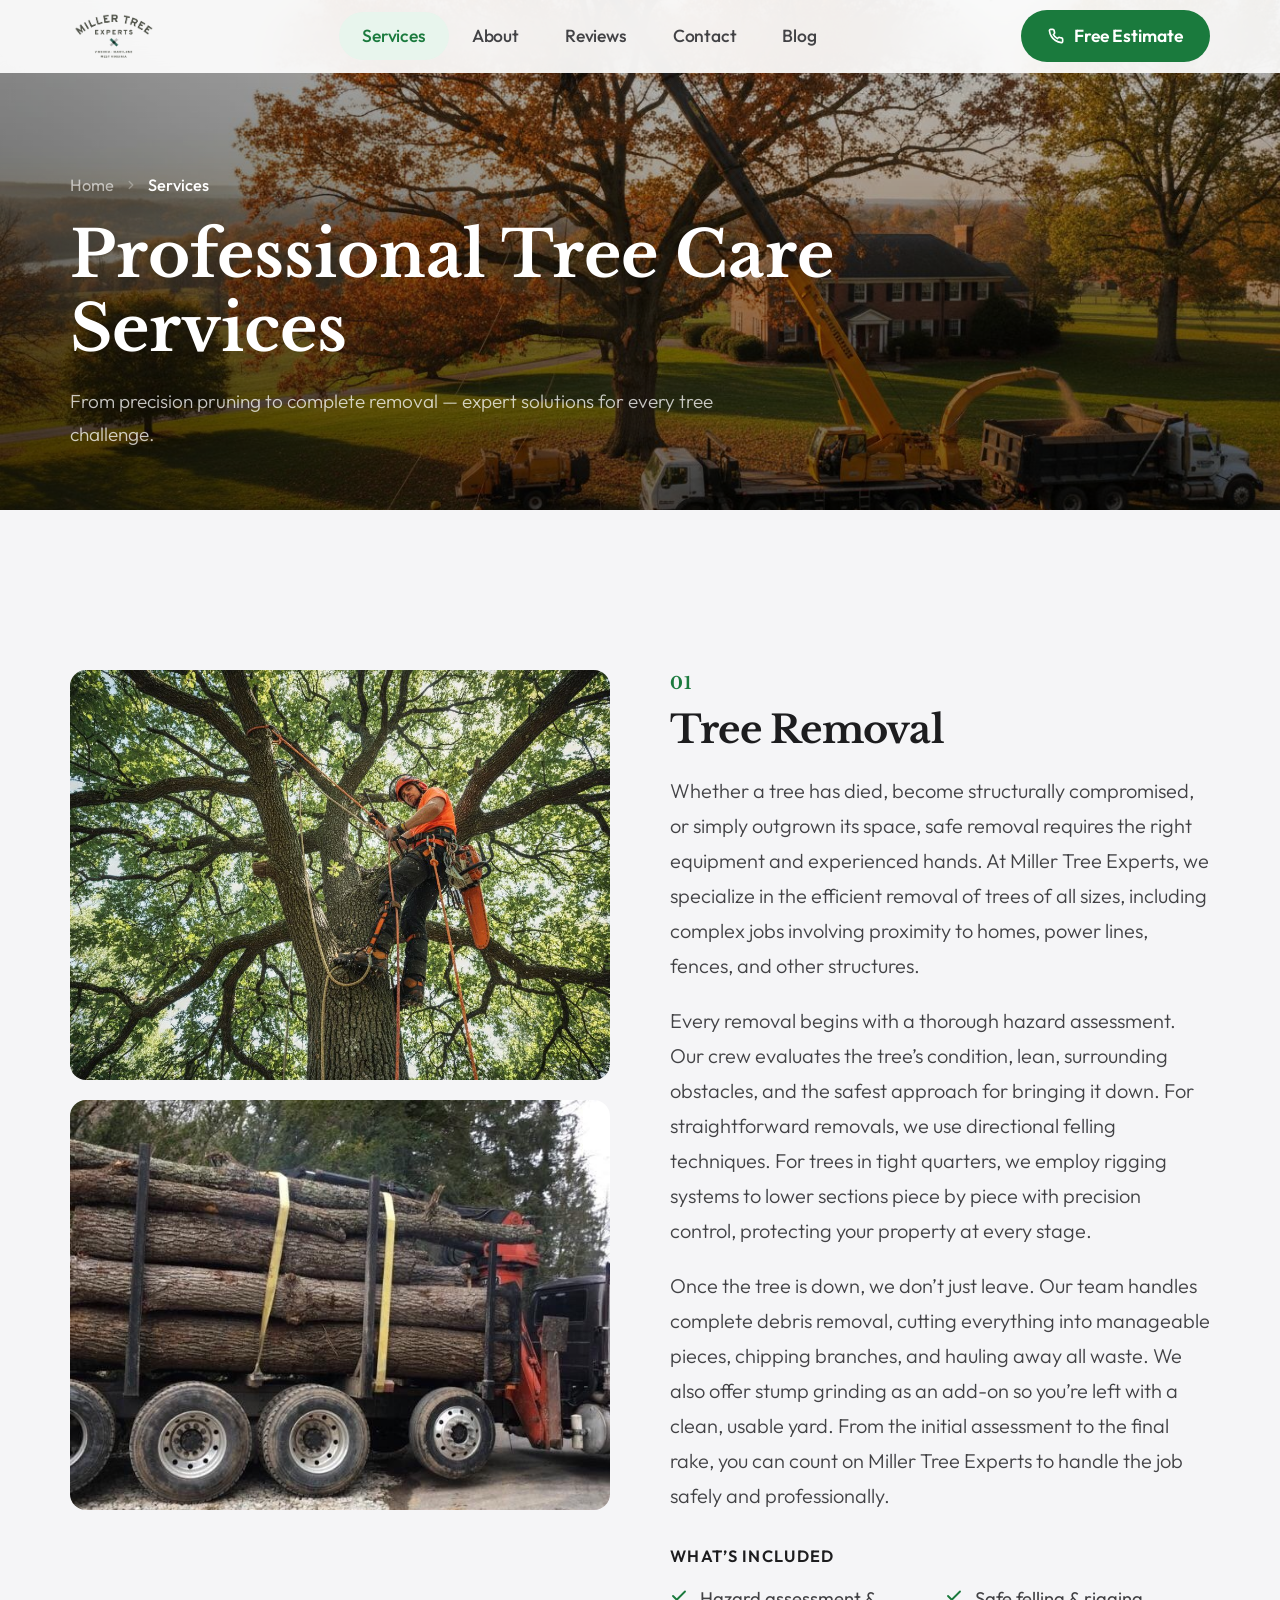
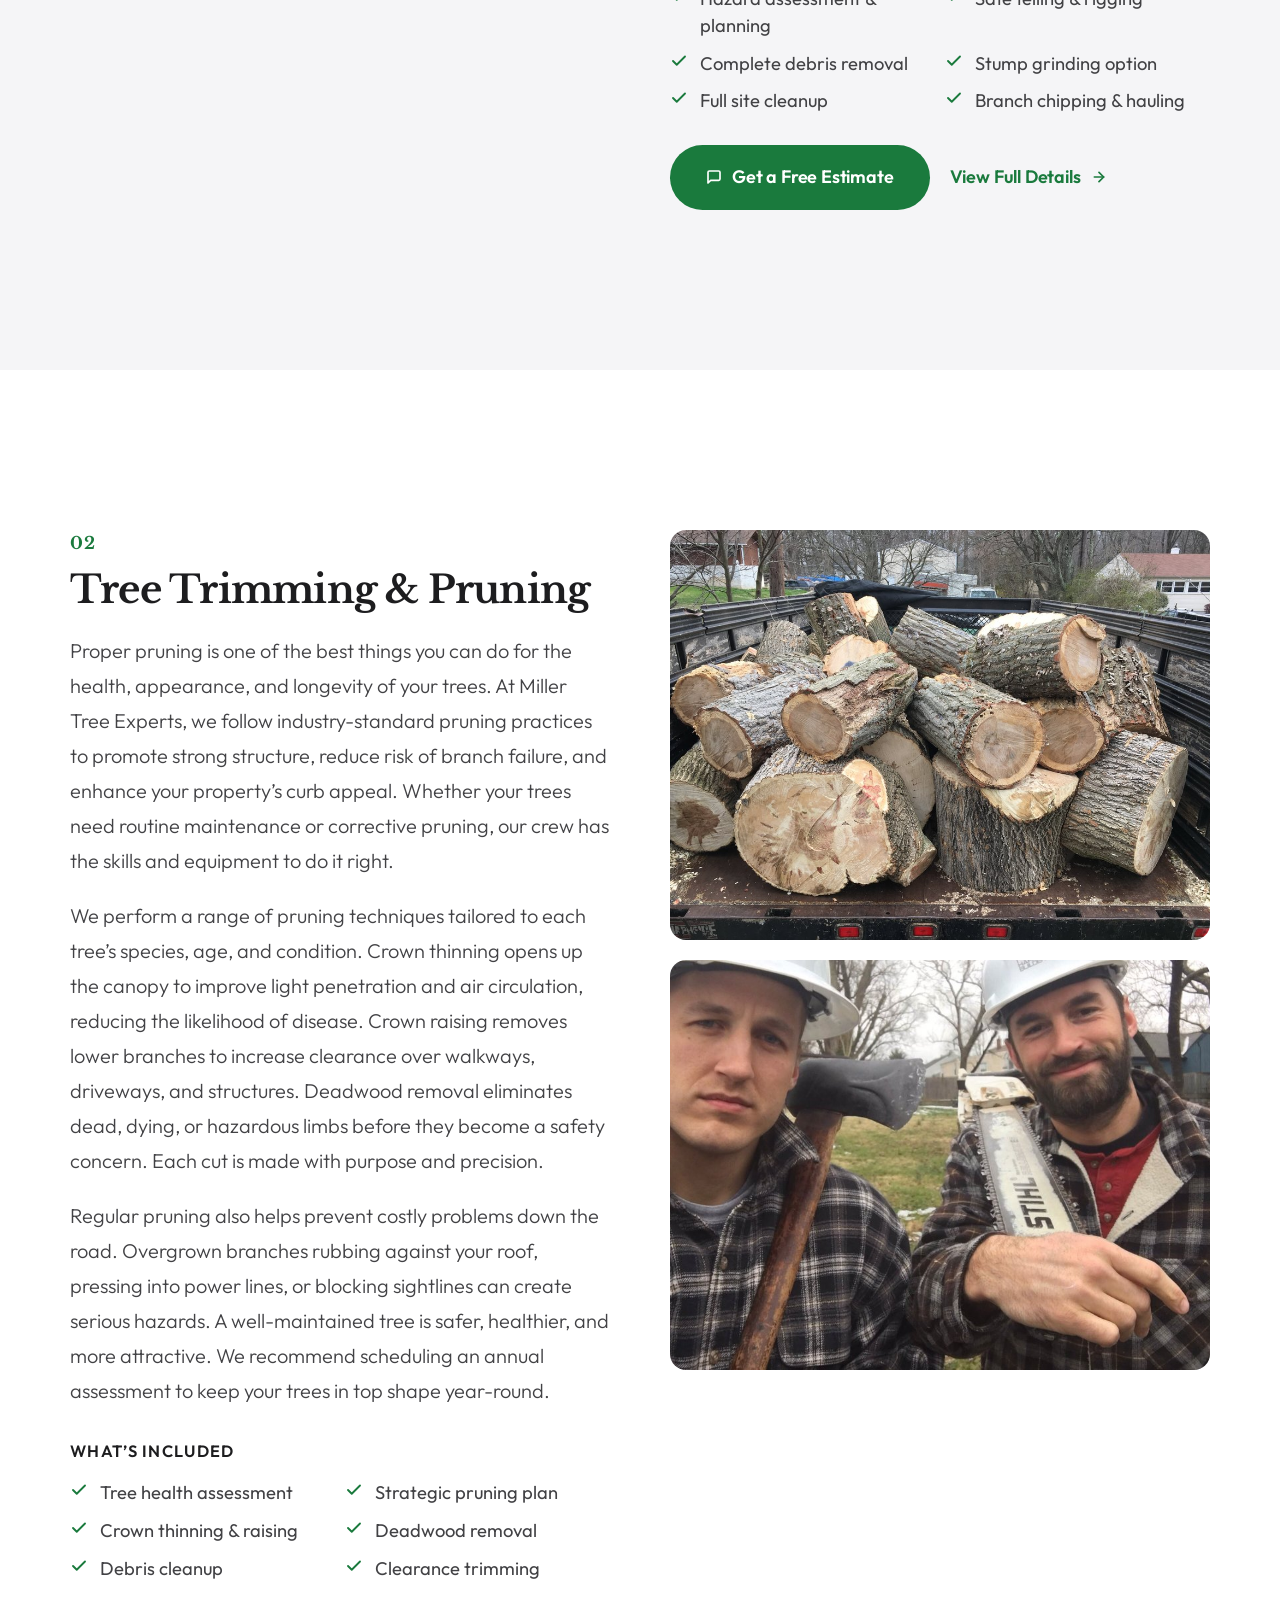
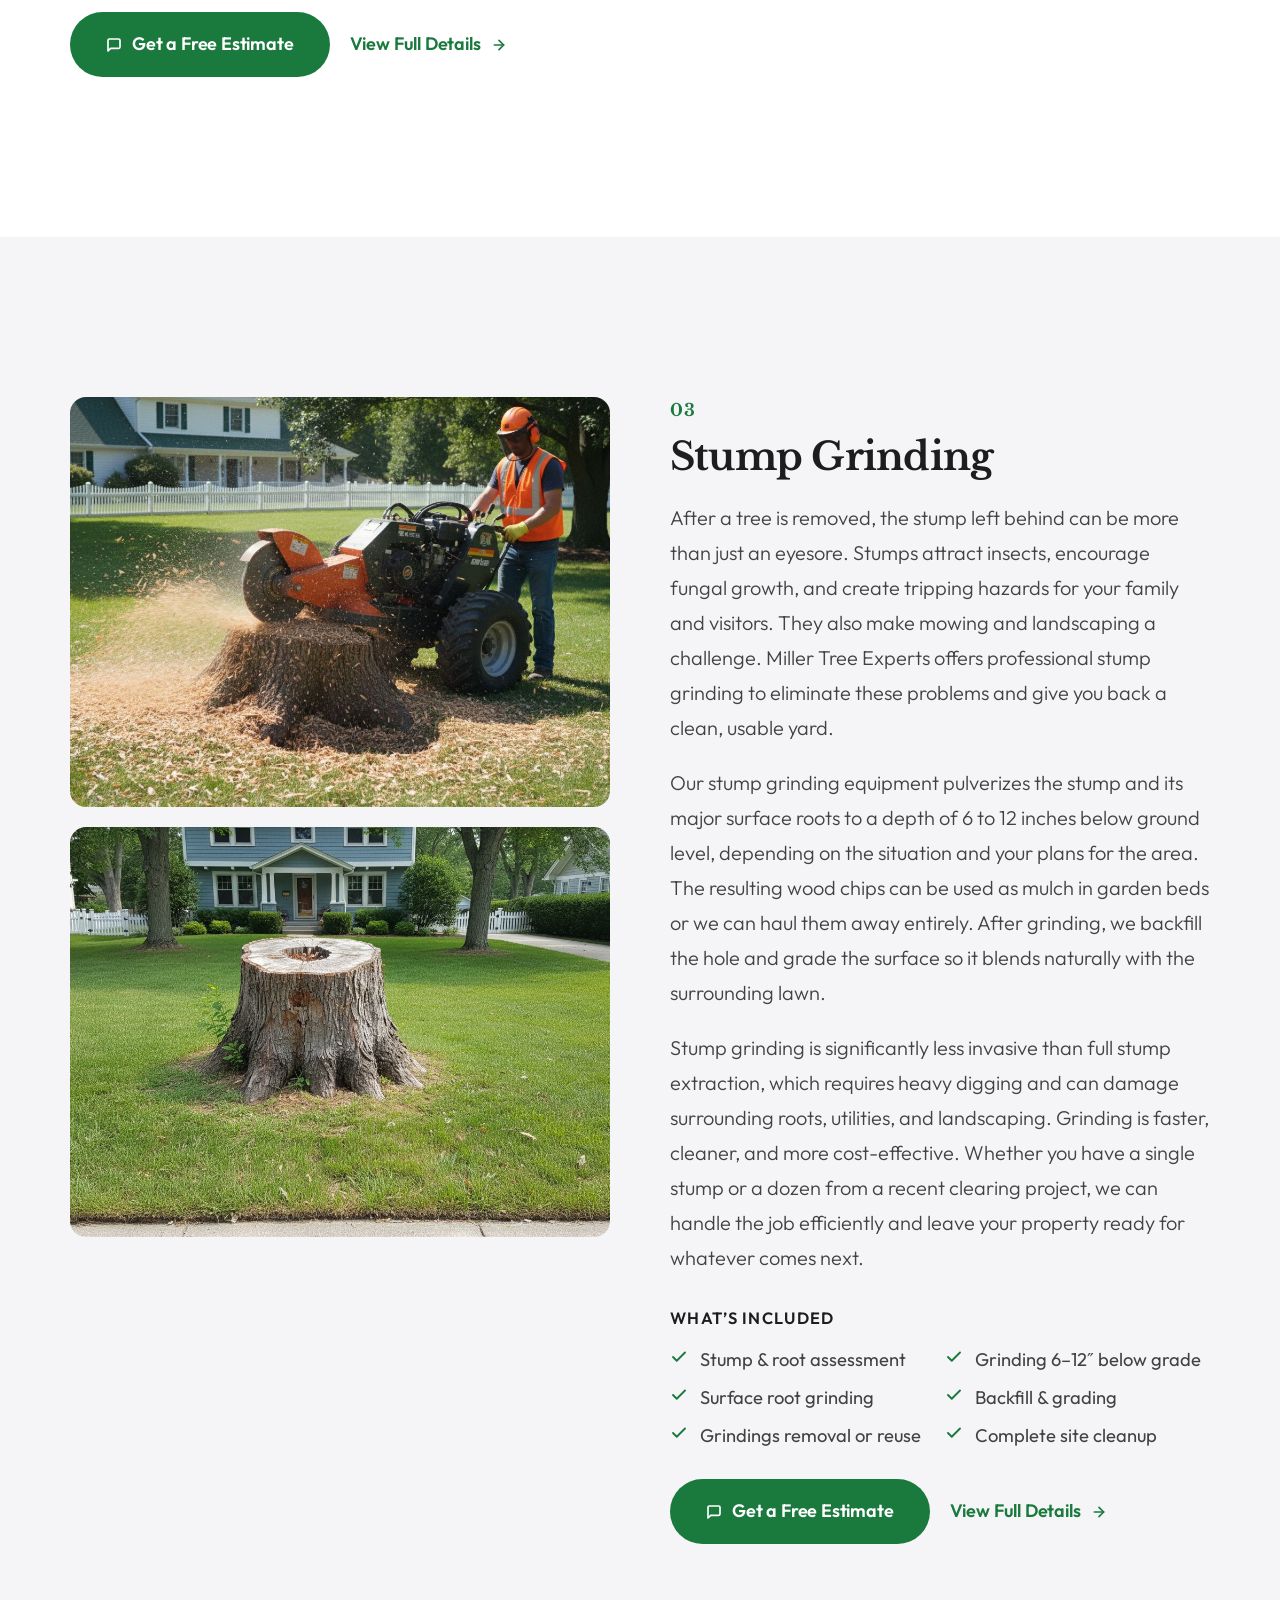
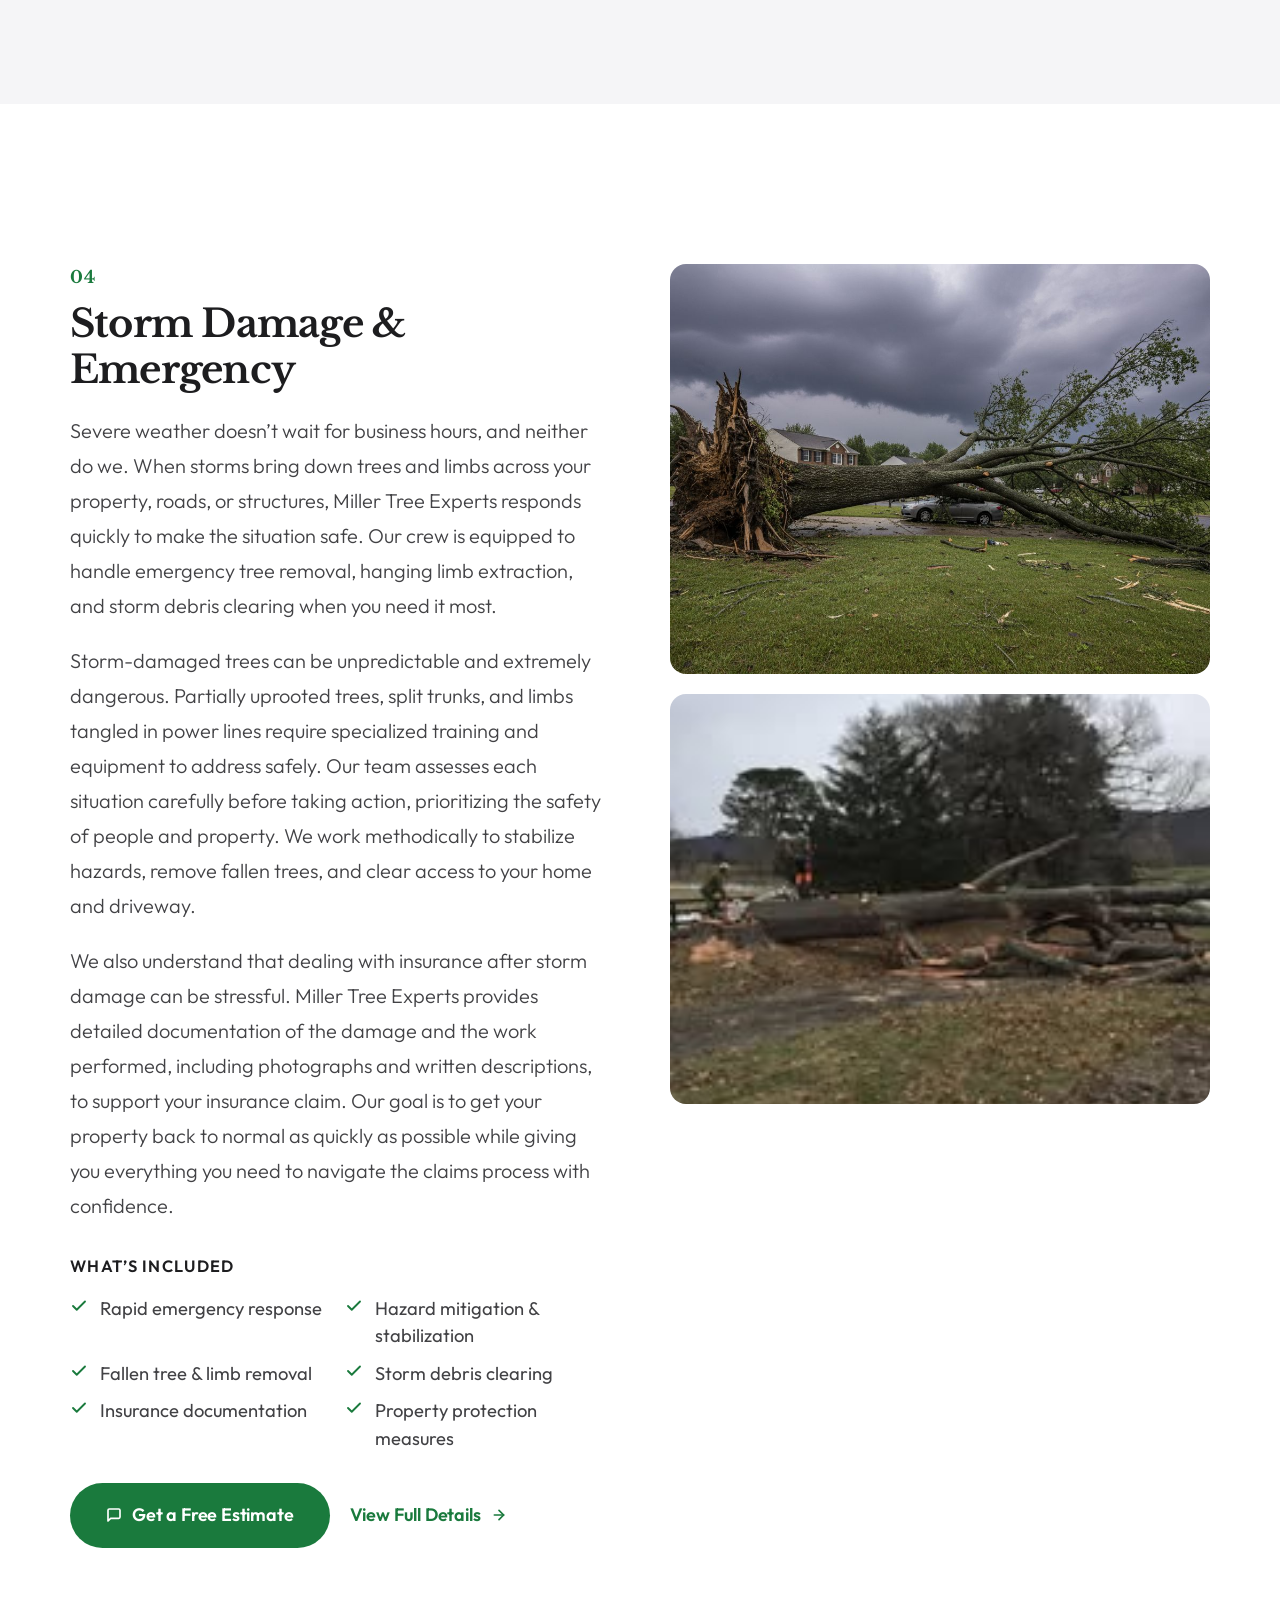
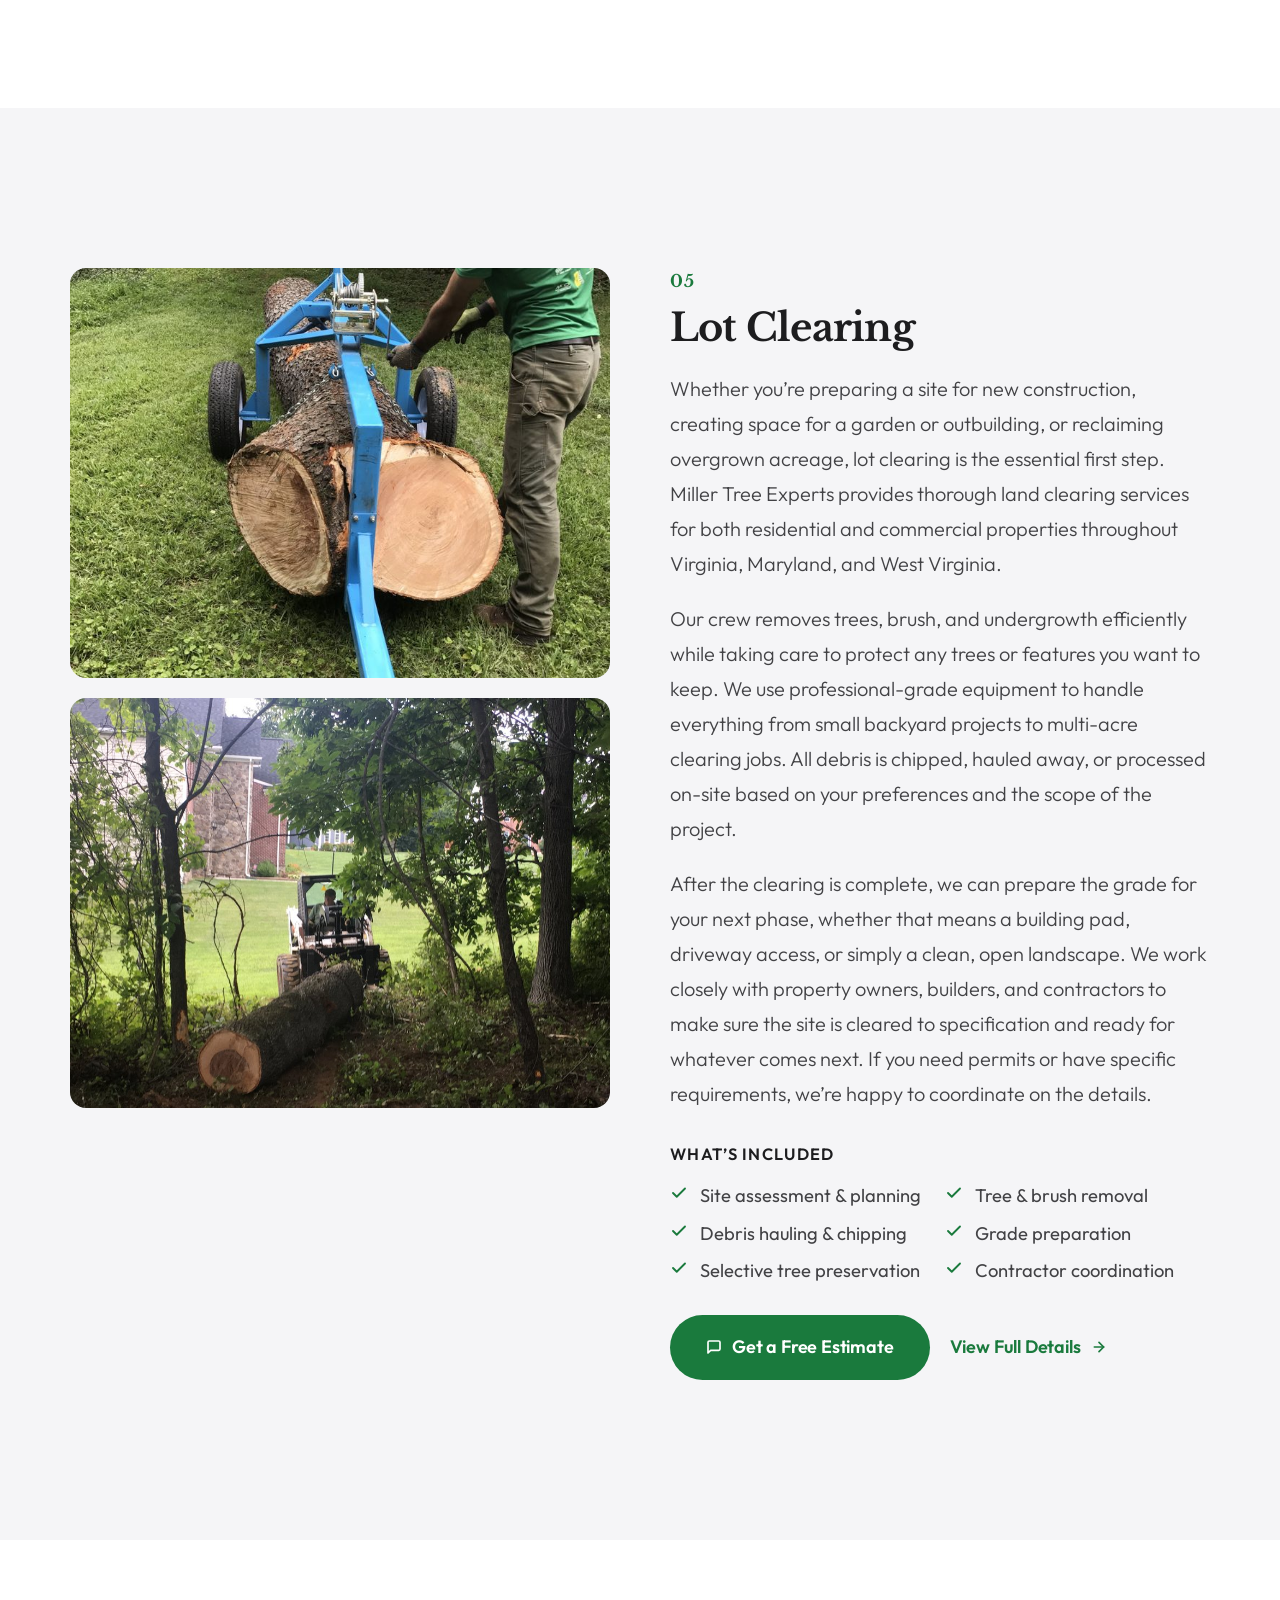
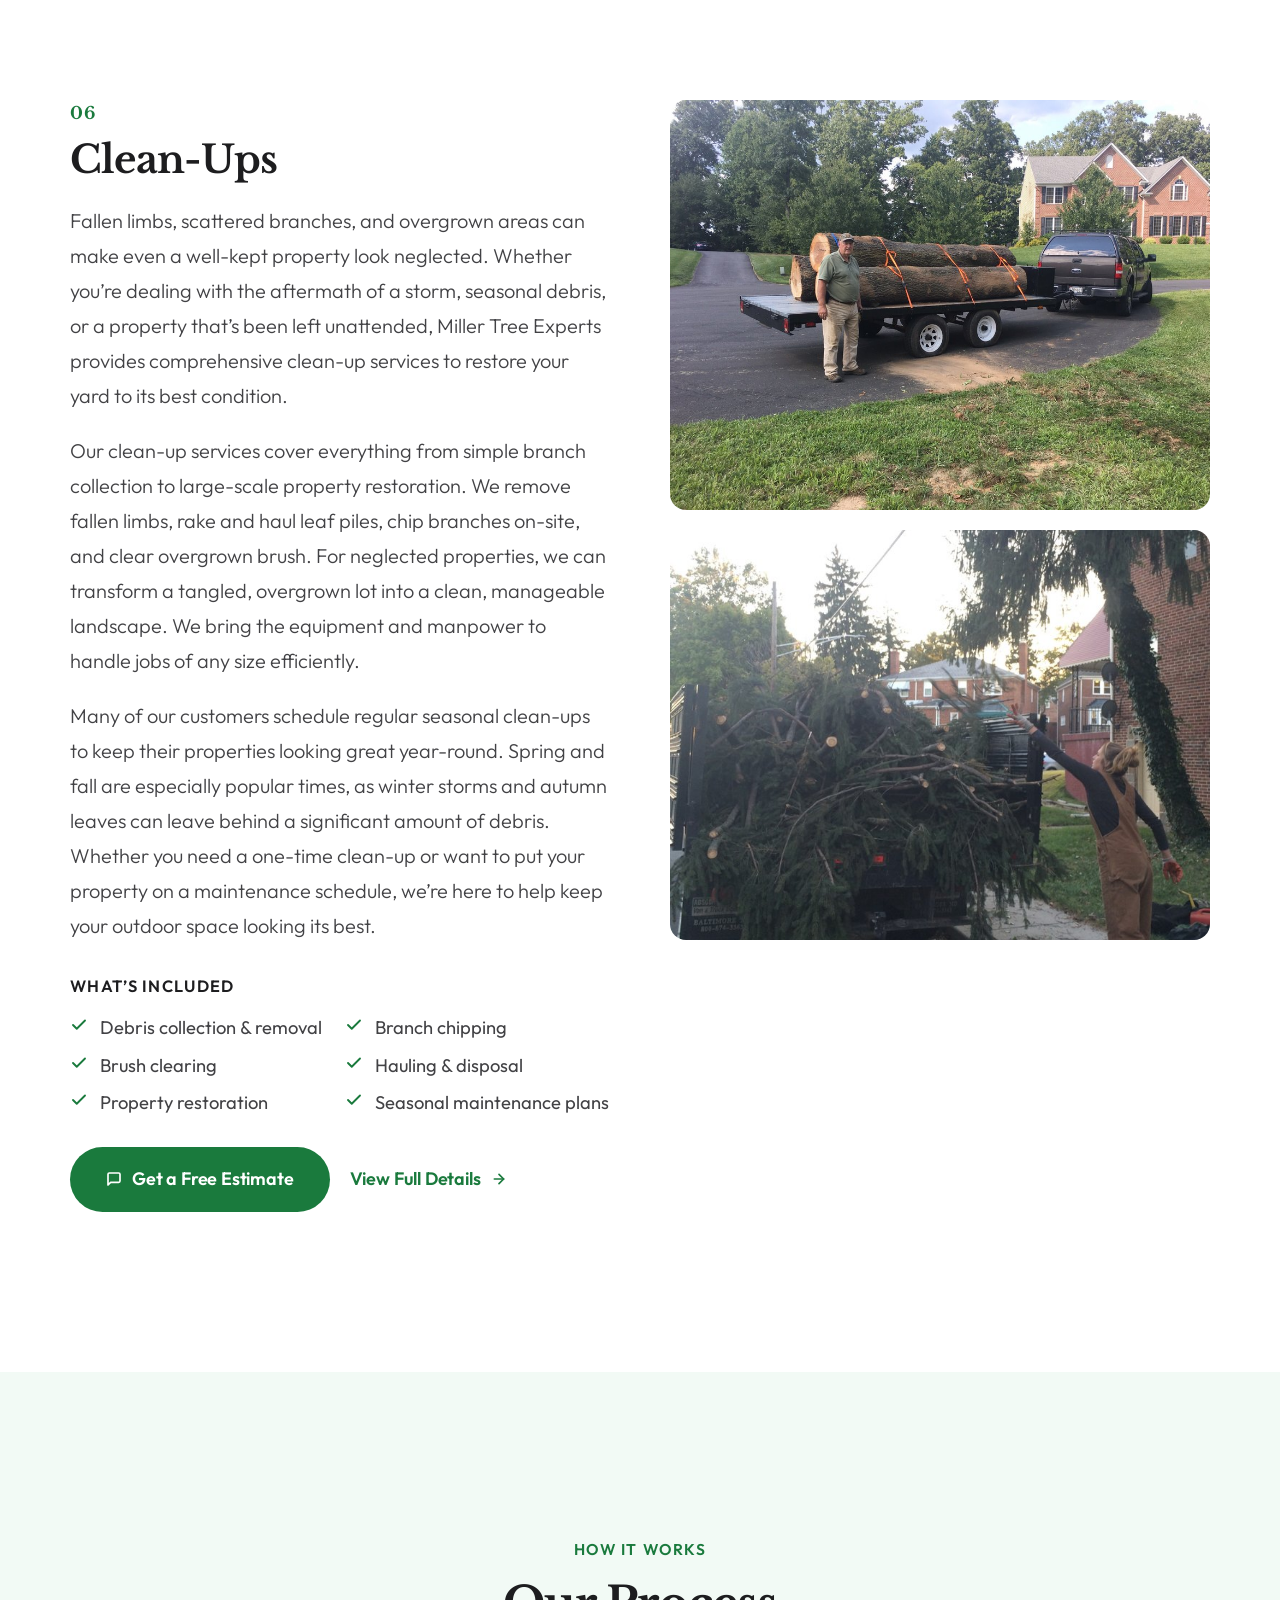
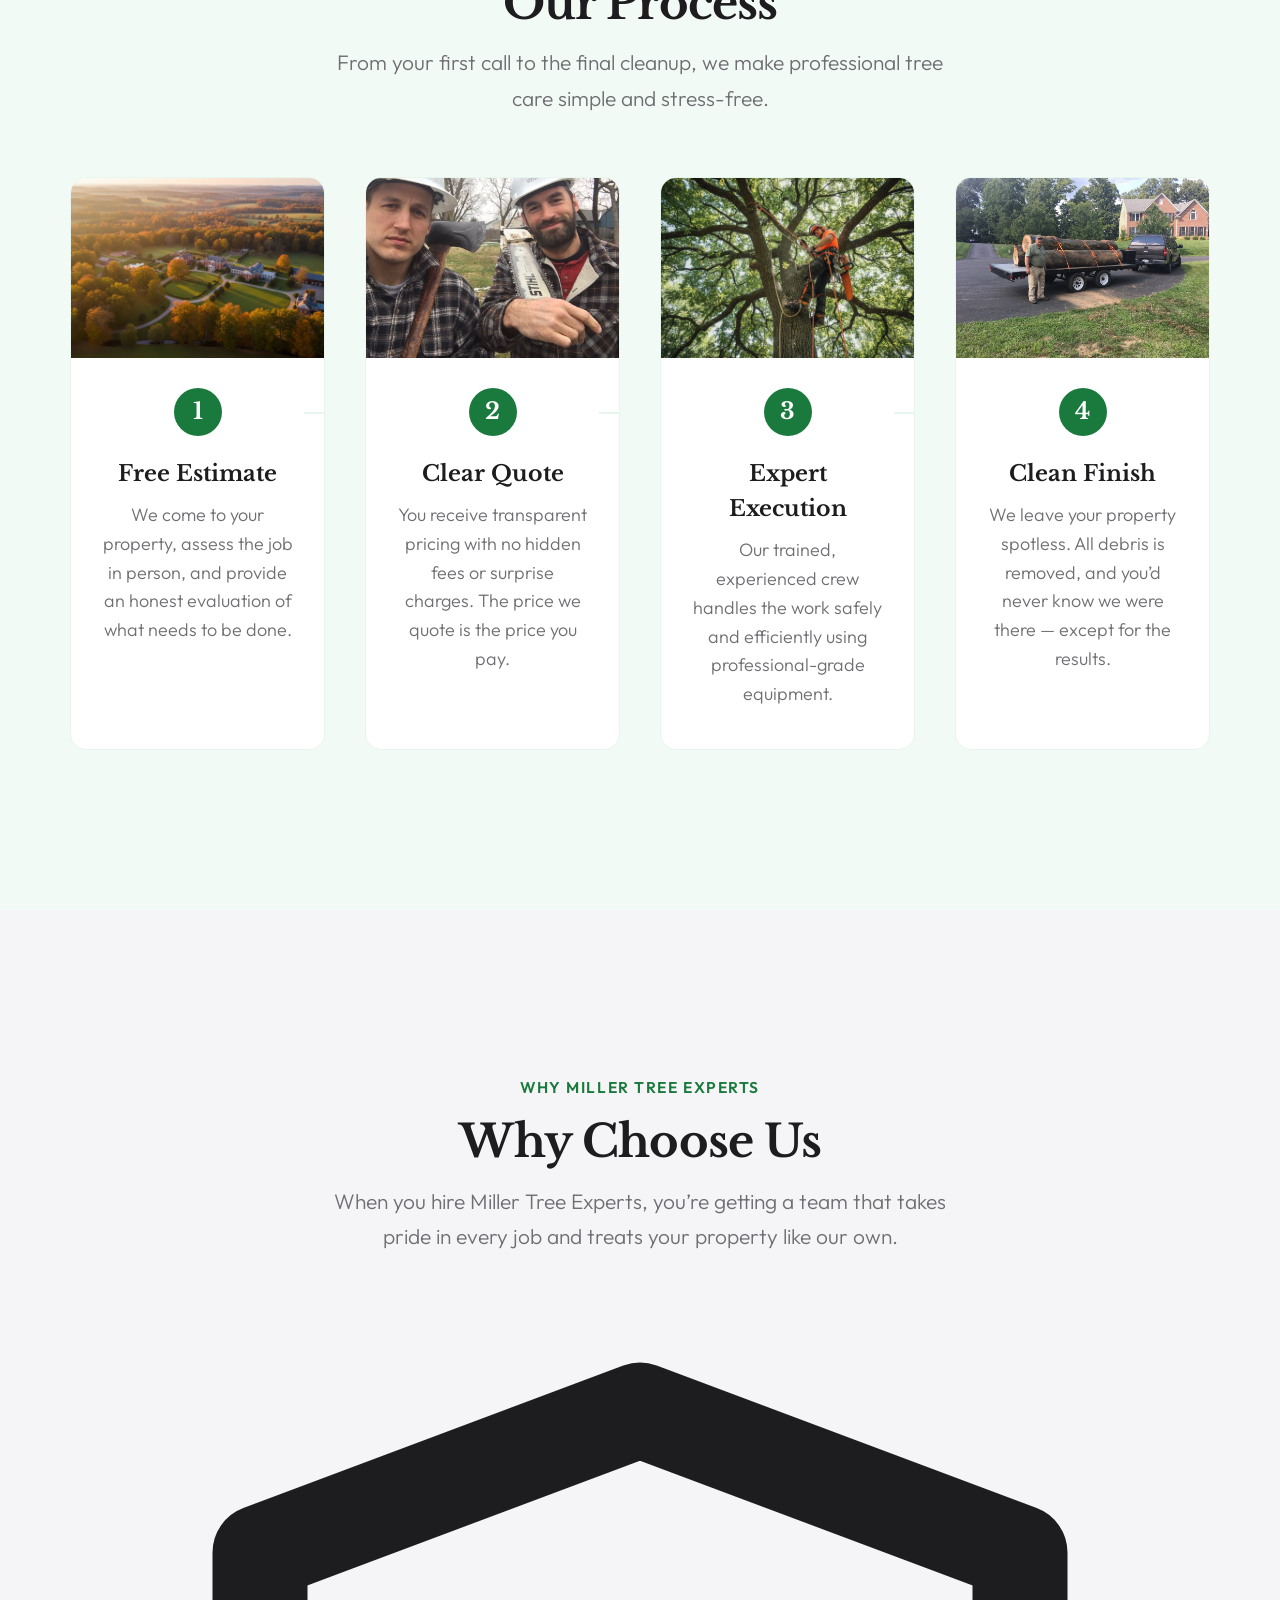
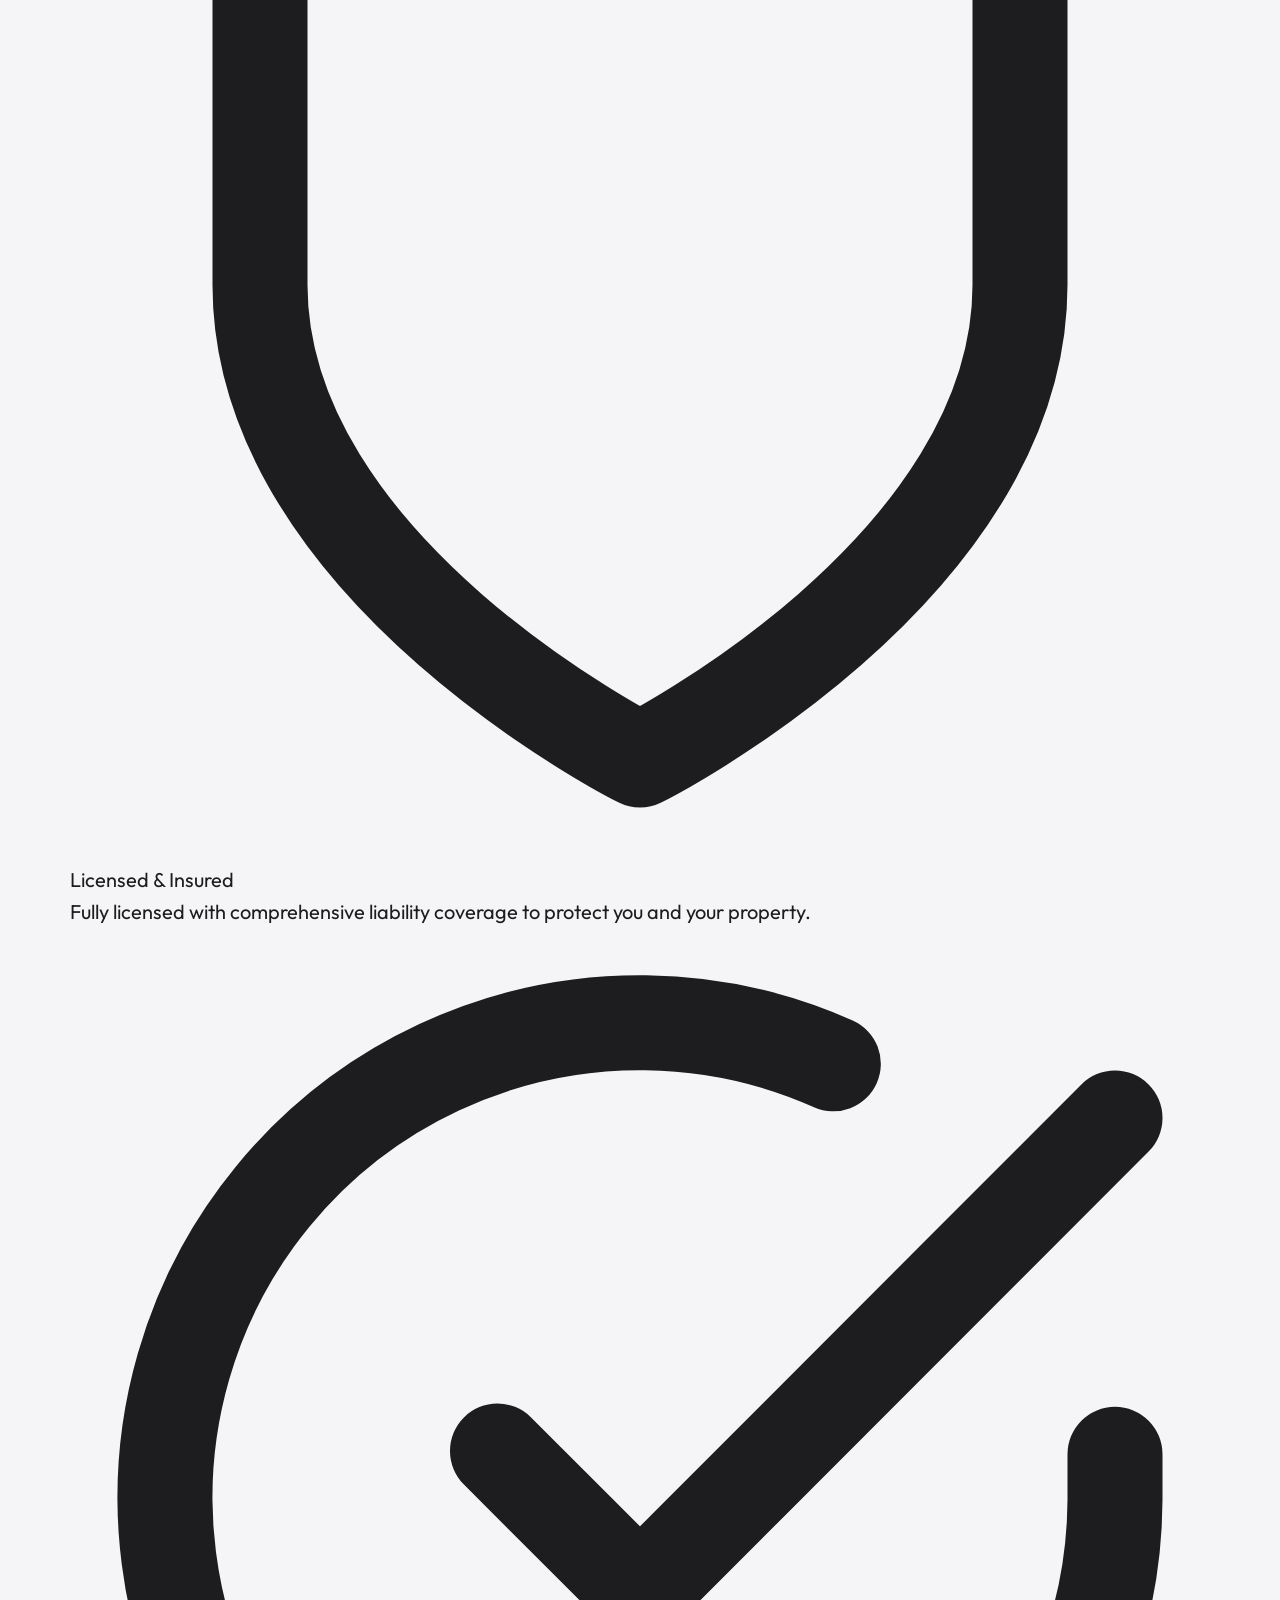
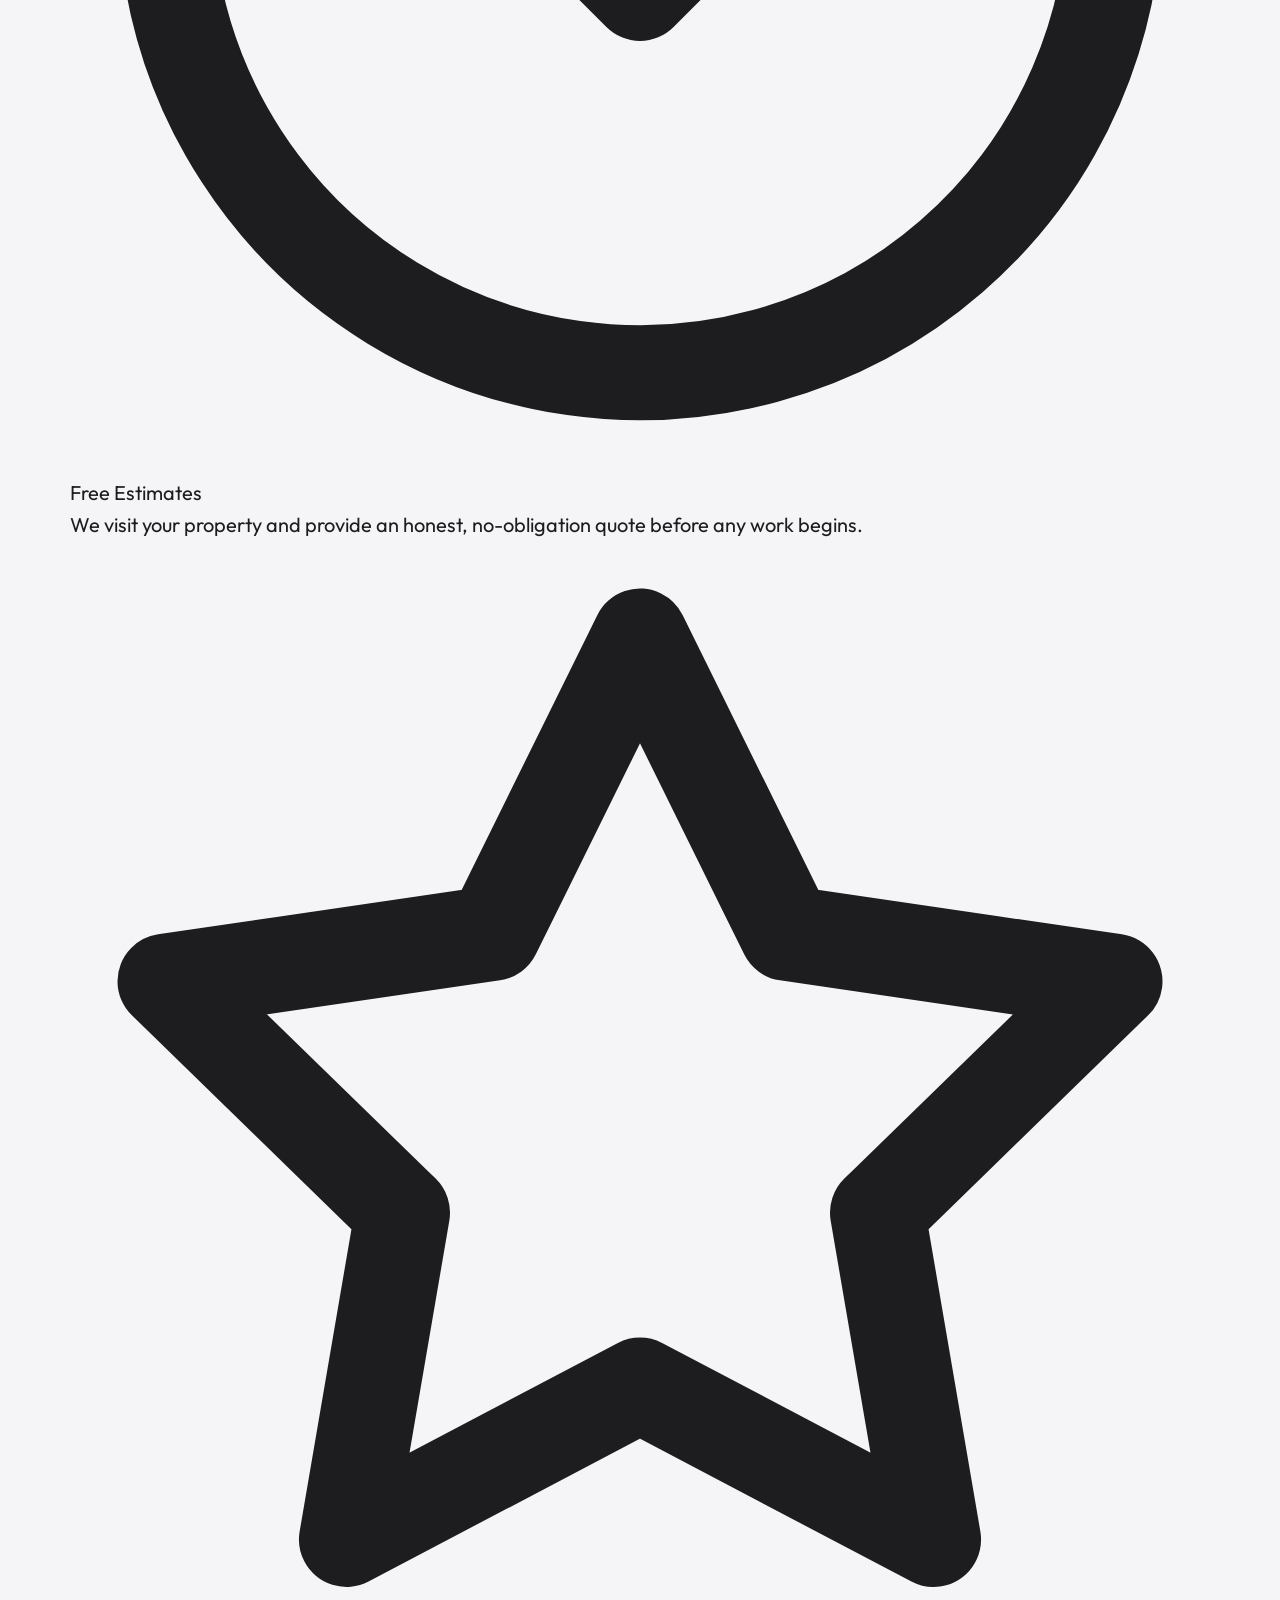
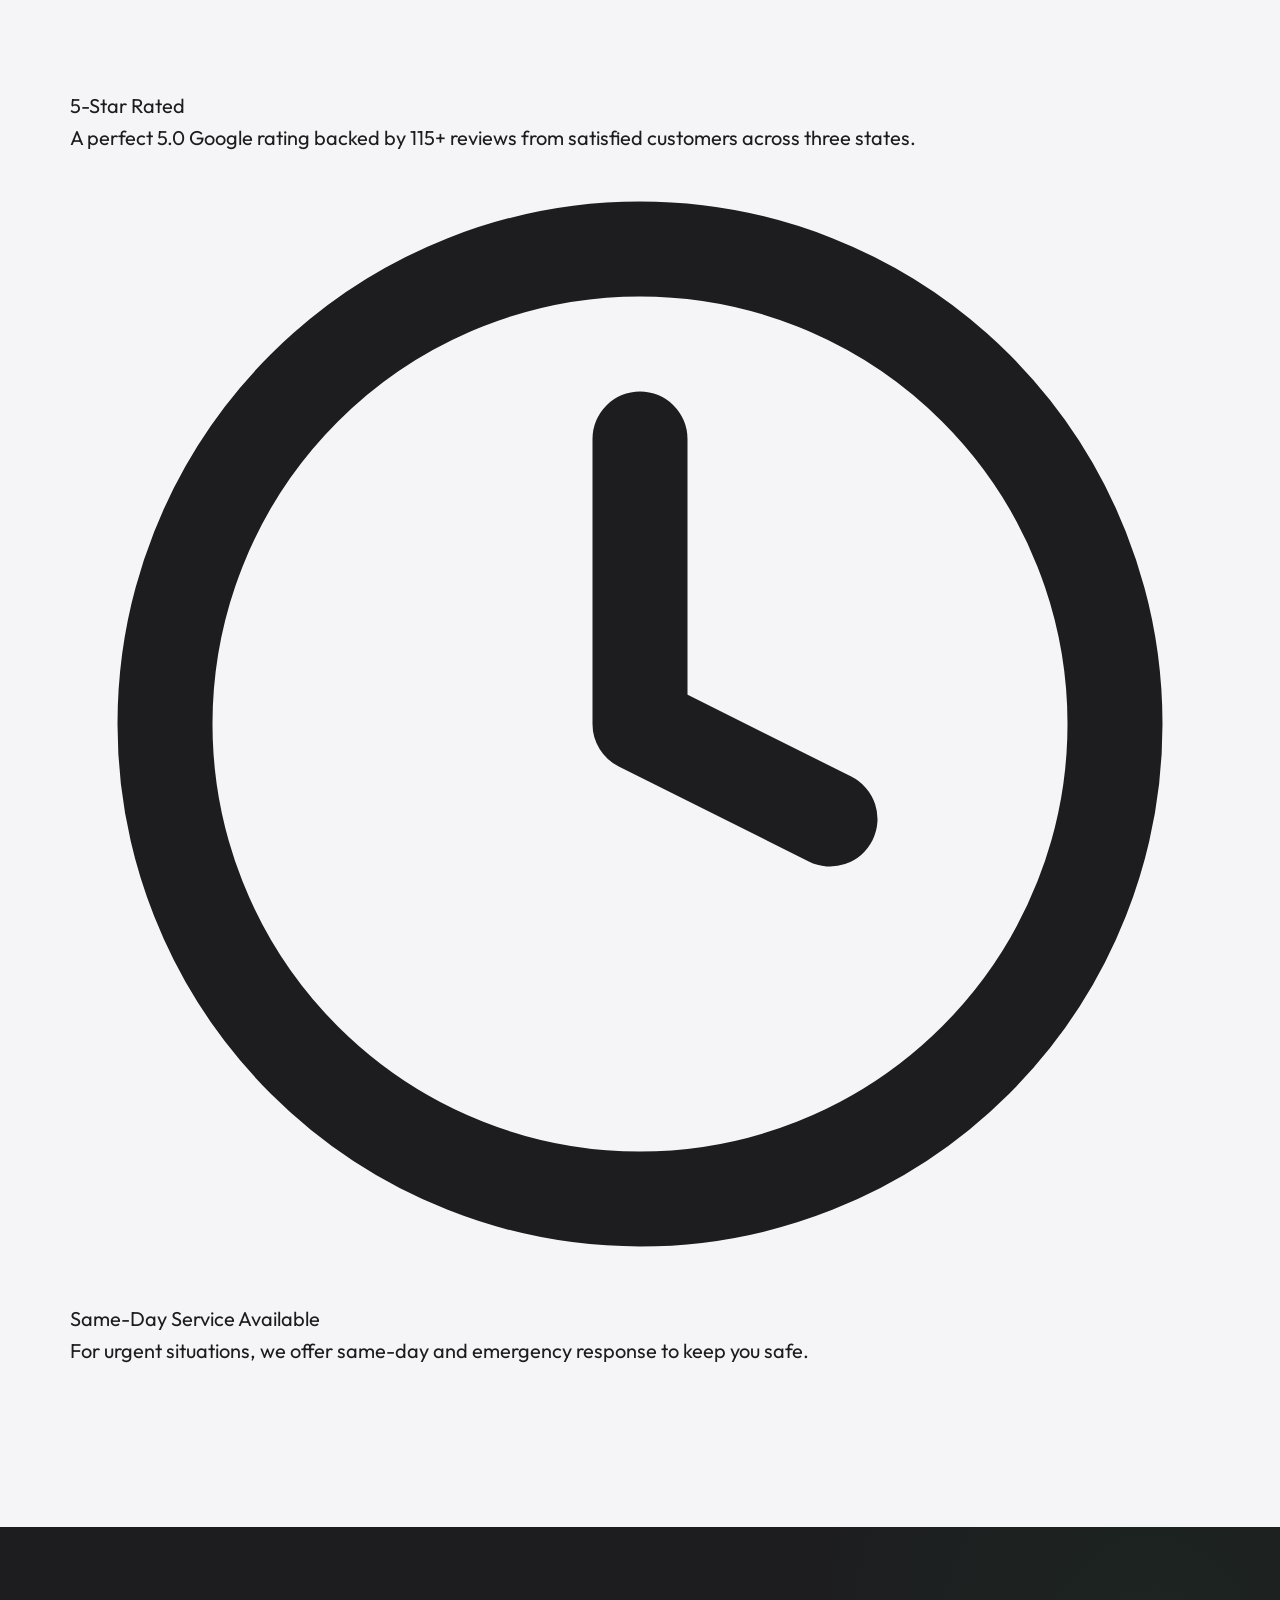
<file: prototype/services.html>
<!DOCTYPE html>
<html lang="en">
<head>
    <meta charset="UTF-8">
    <meta name="viewport" content="width=device-width, initial-scale=1.0">
    <title>Tree Care Services | Miller Tree Experts | Berryville VA | Tree Removal, Trimming & More</title>
    <meta name="description" content="Professional tree removal, trimming, stump grinding, storm damage cleanup, lot clearing & clean-ups in Berryville, Winchester & the Shenandoah Valley. Licensed & insured. Free estimates. Call (540) 313-1306.">
    <meta name="keywords" content="tree services berryville va, tree removal, tree trimming, stump grinding, storm damage, lot clearing, clean-ups, arborist near me, winchester va tree service">
    <meta property="og:title" content="Tree Care Services | Miller Tree Experts | Berryville VA">
    <meta property="og:description" content="Professional tree removal, trimming, stump grinding & more. Licensed & insured. Free estimates. Call (540) 313-1306.">
    <meta property="og:type" content="website">
    <meta property="og:url" content="https://millertreeexperts.com/services">
    <meta property="og:image" content="https://millertreeexperts.com/og-image.jpg">
    <meta name="twitter:card" content="summary_large_image">
    <link rel="canonical" href="https://millertreeexperts.com/services">

    <link rel="preconnect" href="https://fonts.googleapis.com">
    <link rel="preconnect" href="https://fonts.gstatic.com" crossorigin>
    <link href="https://fonts.googleapis.com/css2?family=Libre+Baskerville:ital,wght@0,400;0,700;1,400&family=Outfit:wght@300;400;500;600;700&display=swap" rel="stylesheet">

    <script type="application/ld+json">
    {
        "@context": "https://schema.org",
        "@type": "ItemList",
        "name": "Tree Care Services by Miller Tree Experts",
        "description": "Professional tree care services offered by Miller Tree Experts LLC in Berryville, VA.",
        "url": "https://millertreeexperts.com/services",
        "numberOfItems": 6,
        "itemListElement": [
            {
                "@type": "ListItem",
                "position": 1,
                "item": {
                    "@type": "Service",
                    "name": "Tree Removal",
                    "description": "Safe, efficient removal of dangerous, dead, or unwanted trees including hazard assessment, safe felling and rigging, complete debris removal, and site cleanup.",
                    "provider": {
                        "@type": "LocalBusiness",
                        "name": "Miller Tree Experts LLC",
                        "telephone": "(540) 313-1306",
                        "address": {
                            "@type": "PostalAddress",
                            "streetAddress": "253 Chilly Hollow Rd",
                            "addressLocality": "Berryville",
                            "addressRegion": "VA",
                            "postalCode": "22611"
                        }
                    },
                    "areaServed": [
                        {"@type": "State", "name": "Virginia"},
                        {"@type": "State", "name": "Maryland"},
                        {"@type": "State", "name": "West Virginia"}
                    ],
                    "offers": {
                        "@type": "Offer",
                        "price": "0",
                        "priceCurrency": "USD",
                        "description": "Free estimate"
                    }
                }
            },
            {
                "@type": "ListItem",
                "position": 2,
                "item": {
                    "@type": "Service",
                    "name": "Tree Trimming & Pruning",
                    "description": "Expert pruning to improve tree health, shape, and safety following ISA standards including crown thinning, crown raising, and deadwood removal.",
                    "provider": {
                        "@type": "LocalBusiness",
                        "name": "Miller Tree Experts LLC"
                    }
                }
            },
            {
                "@type": "ListItem",
                "position": 3,
                "item": {
                    "@type": "Service",
                    "name": "Stump Grinding",
                    "description": "Complete stump removal below ground level to reclaim yard space, prevent regrowth, and eliminate tripping hazards.",
                    "provider": {
                        "@type": "LocalBusiness",
                        "name": "Miller Tree Experts LLC"
                    }
                }
            },
            {
                "@type": "ListItem",
                "position": 4,
                "item": {
                    "@type": "Service",
                    "name": "Storm Damage & Emergency",
                    "description": "Fast emergency response for storm damage including emergency tree removal, hanging limb removal, property protection, and insurance documentation assistance.",
                    "provider": {
                        "@type": "LocalBusiness",
                        "name": "Miller Tree Experts LLC"
                    }
                }
            },
            {
                "@type": "ListItem",
                "position": 5,
                "item": {
                    "@type": "Service",
                    "name": "Lot Clearing",
                    "description": "Complete land preparation for construction or property improvement including tree and brush removal, debris hauling, and grade preparation.",
                    "provider": {
                        "@type": "LocalBusiness",
                        "name": "Miller Tree Experts LLC"
                    }
                }
            },
            {
                "@type": "ListItem",
                "position": 6,
                "item": {
                    "@type": "Service",
                    "name": "Clean-Ups",
                    "description": "Fallen branch removal, overgrown property restoration, debris collection, branch chipping, and complete property clean-up services.",
                    "provider": {
                        "@type": "LocalBusiness",
                        "name": "Miller Tree Experts LLC"
                    }
                }
            }
        ]
    }
    </script>

    <link rel="stylesheet" href="css/global.css">

    <!-- Component CSS -->
    <link rel="stylesheet" href="css/components/svc-detail.css">
    <link rel="stylesheet" href="css/components/process.css">
</head>

<body>

    <!-- NAV -->
    <header class="nav" role="banner">
        <div class="container">
            <a href="index-v2.html" class="nav__logo" aria-label="Miller Tree Experts - Home">
                <img src="images/miller-tree-logo.png" alt="Miller Tree Experts LLC logo" width="140" height="44">
            </a>
            <nav class="nav__links" aria-label="Main navigation">
                <a href="services.html" class="active">Services</a>
                <a href="about.html">About</a>
                <a href="reviews.html">Reviews</a>
                <a href="contact.html">Contact</a>
                <a href="blog.html">Blog</a>
            </nav>
            <div class="nav__cta">
                <a href="contact.html">
                    <svg viewBox="0 0 24 24" fill="none" stroke="currentColor" stroke-width="2.5" stroke-linecap="round" stroke-linejoin="round"><path d="M22 16.92v3a2 2 0 01-2.18 2 19.79 19.79 0 01-8.63-3.07 19.5 19.5 0 01-6-6 19.79 19.79 0 01-3.07-8.67A2 2 0 014.11 2h3a2 2 0 012 1.72c.127.96.361 1.903.7 2.81a2 2 0 01-.45 2.11L8.09 9.91a16 16 0 006 6l1.27-1.27a2 2 0 012.11-.45c.907.339 1.85.573 2.81.7A2 2 0 0122 16.92z"/></svg>
                    Free Estimate
                </a>
            </div>
            <button class="nav__toggle" aria-label="Toggle menu" aria-expanded="false">
                <span></span>
            </button>
        </div>
        <nav class="nav__mobile" aria-label="Mobile navigation">
            <div class="nav__mobile-inner">
                <a href="services.html">Services</a>
                <a href="about.html">About</a>
                <a href="reviews.html">Reviews</a>
                <a href="contact.html">Contact</a>
                <a href="blog.html">Blog</a>
                <a href="tel:5403131306" class="nav__mobile-phone">
                    <svg viewBox="0 0 24 24" fill="none" stroke="currentColor" stroke-width="2.5" stroke-linecap="round" stroke-linejoin="round" width="16" height="16"><path d="M22 16.92v3a2 2 0 01-2.18 2 19.79 19.79 0 01-8.63-3.07 19.5 19.5 0 01-6-6 19.79 19.79 0 01-3.07-8.67A2 2 0 014.11 2h3a2 2 0 012 1.72c.127.96.361 1.903.7 2.81a2 2 0 01-.45 2.11L8.09 9.91a16 16 0 006 6l1.27-1.27a2 2 0 012.11-.45c.907.339 1.85.573 2.81.7A2 2 0 0122 16.92z"/></svg>
                    (540) 313-1306
                </a>
            </div>
        </nav>
    </header>

    <main>

        <!-- PAGE HERO -->
        <section class="page-hero" aria-labelledby="page-hero-title">
            <div class="page-hero__image" role="presentation">
                <img src="images/generated/hero-bg.jpg" alt="" aria-hidden="true">
            </div>
            <div class="page-hero__content">
                <div class="container">
                    <nav class="page-hero__breadcrumb" aria-label="Breadcrumb">
                        <a href="index-v2.html">Home</a>
                        <svg viewBox="0 0 24 24" fill="none" stroke="currentColor" stroke-width="2.5" stroke-linecap="round" stroke-linejoin="round"><polyline points="9 18 15 12 9 6"/></svg>
                        <span>Services</span>
                    </nav>
                    <h1 id="page-hero-title" class="page-hero__title">Professional Tree Care Services</h1>
                    <p class="page-hero__subtitle">From precision pruning to complete removal &mdash; expert solutions for every tree challenge.</p>
                </div>
            </div>
        </section>

        <!-- SERVICE 01: TREE REMOVAL -->
        <section class="svc-detail" id="tree-removal" aria-labelledby="svc-title-1">
            <div class="container">
                <div class="svc-detail__grid">
                    <div class="svc-detail__image reveal">
                        <div class="svc-detail__image-wrap">
                            <img src="images/generated/tree-removal-action.jpg" alt="Professional arborist safely removing a large tree near a residential home in Berryville, Virginia" loading="lazy">
                        </div>
                        <div class="svc-detail__image-wrap">
                            <img src="images/yelp-tree-service-6.jpg" alt="Log truck loaded with tree trunks after a professional tree removal job" loading="lazy">
                        </div>
                    </div>
                    <div class="svc-detail__content reveal reveal-d2">
                        <div class="svc-detail__number">01</div>
                        <h2 id="svc-title-1" class="svc-detail__title">Tree Removal</h2>
                        <p class="svc-detail__text">Whether a tree has died, become structurally compromised, or simply outgrown its space, safe removal requires the right equipment and experienced hands. At Miller Tree Experts, we specialize in the efficient removal of trees of all sizes, including complex jobs involving proximity to homes, power lines, fences, and other structures.</p>
                        <p class="svc-detail__text">Every removal begins with a thorough hazard assessment. Our crew evaluates the tree&rsquo;s condition, lean, surrounding obstacles, and the safest approach for bringing it down. For straightforward removals, we use directional felling techniques. For trees in tight quarters, we employ rigging systems to lower sections piece by piece with precision control, protecting your property at every stage.</p>
                        <p class="svc-detail__text">Once the tree is down, we don&rsquo;t just leave. Our team handles complete debris removal, cutting everything into manageable pieces, chipping branches, and hauling away all waste. We also offer stump grinding as an add-on so you&rsquo;re left with a clean, usable yard. From the initial assessment to the final rake, you can count on Miller Tree Experts to handle the job safely and professionally.</p>

                        <div class="svc-detail__includes-title">What&rsquo;s Included</div>
                        <ul class="svc-detail__includes">
                            <li>
                                <svg viewBox="0 0 24 24" fill="none" stroke="currentColor" stroke-width="2.5" stroke-linecap="round" stroke-linejoin="round"><polyline points="20 6 9 17 4 12"/></svg>
                                Hazard assessment &amp; planning
                            </li>
                            <li>
                                <svg viewBox="0 0 24 24" fill="none" stroke="currentColor" stroke-width="2.5" stroke-linecap="round" stroke-linejoin="round"><polyline points="20 6 9 17 4 12"/></svg>
                                Safe felling &amp; rigging
                            </li>
                            <li>
                                <svg viewBox="0 0 24 24" fill="none" stroke="currentColor" stroke-width="2.5" stroke-linecap="round" stroke-linejoin="round"><polyline points="20 6 9 17 4 12"/></svg>
                                Complete debris removal
                            </li>
                            <li>
                                <svg viewBox="0 0 24 24" fill="none" stroke="currentColor" stroke-width="2.5" stroke-linecap="round" stroke-linejoin="round"><polyline points="20 6 9 17 4 12"/></svg>
                                Stump grinding option
                            </li>
                            <li>
                                <svg viewBox="0 0 24 24" fill="none" stroke="currentColor" stroke-width="2.5" stroke-linecap="round" stroke-linejoin="round"><polyline points="20 6 9 17 4 12"/></svg>
                                Full site cleanup
                            </li>
                            <li>
                                <svg viewBox="0 0 24 24" fill="none" stroke="currentColor" stroke-width="2.5" stroke-linecap="round" stroke-linejoin="round"><polyline points="20 6 9 17 4 12"/></svg>
                                Branch chipping &amp; hauling
                            </li>
                        </ul>

                        <div class="svc-detail__actions">
                            <a href="#contact" class="btn btn--primary">
                                <svg viewBox="0 0 24 24" fill="none" stroke="currentColor" stroke-width="2.5" stroke-linecap="round" stroke-linejoin="round"><path d="M21 15a2 2 0 01-2 2H7l-4 4V5a2 2 0 012-2h14a2 2 0 012 2z"/></svg>
                                Get a Free Estimate
                            </a>
                            <a href="tree-removal.html" class="btn btn--outline">
                                View Full Details
                                <svg viewBox="0 0 24 24" fill="none" stroke="currentColor" stroke-width="2.5" stroke-linecap="round" stroke-linejoin="round"><line x1="5" y1="12" x2="19" y2="12"/><polyline points="12 5 19 12 12 19"/></svg>
                            </a>
                        </div>
                    </div>
                </div>
            </div>
        </section>

        <!-- SERVICE 02: TREE TRIMMING & PRUNING -->
        <section class="svc-detail svc-detail--reversed" id="tree-trimming" aria-labelledby="svc-title-2">
            <div class="container">
                <div class="svc-detail__grid">
                    <div class="svc-detail__image reveal">
                        <div class="svc-detail__image-wrap">
                            <img src="images/yelp-tree-service-1.jpg" alt="Arborist performing expert crown pruning and trimming on a mature tree" loading="lazy">
                        </div>
                        <div class="svc-detail__image-wrap">
                            <img src="images/yelp-tree-service-4.jpg" alt="Professional tree trimming and branch shaping by Miller Tree Experts" loading="lazy">
                        </div>
                    </div>
                    <div class="svc-detail__content reveal reveal-d2">
                        <div class="svc-detail__number">02</div>
                        <h2 id="svc-title-2" class="svc-detail__title">Tree Trimming &amp; Pruning</h2>
                        <p class="svc-detail__text">Proper pruning is one of the best things you can do for the health, appearance, and longevity of your trees. At Miller Tree Experts, we follow industry-standard pruning practices to promote strong structure, reduce risk of branch failure, and enhance your property&rsquo;s curb appeal. Whether your trees need routine maintenance or corrective pruning, our crew has the skills and equipment to do it right.</p>
                        <p class="svc-detail__text">We perform a range of pruning techniques tailored to each tree&rsquo;s species, age, and condition. Crown thinning opens up the canopy to improve light penetration and air circulation, reducing the likelihood of disease. Crown raising removes lower branches to increase clearance over walkways, driveways, and structures. Deadwood removal eliminates dead, dying, or hazardous limbs before they become a safety concern. Each cut is made with purpose and precision.</p>
                        <p class="svc-detail__text">Regular pruning also helps prevent costly problems down the road. Overgrown branches rubbing against your roof, pressing into power lines, or blocking sightlines can create serious hazards. A well-maintained tree is safer, healthier, and more attractive. We recommend scheduling an annual assessment to keep your trees in top shape year-round.</p>

                        <div class="svc-detail__includes-title">What&rsquo;s Included</div>
                        <ul class="svc-detail__includes">
                            <li>
                                <svg viewBox="0 0 24 24" fill="none" stroke="currentColor" stroke-width="2.5" stroke-linecap="round" stroke-linejoin="round"><polyline points="20 6 9 17 4 12"/></svg>
                                Tree health assessment
                            </li>
                            <li>
                                <svg viewBox="0 0 24 24" fill="none" stroke="currentColor" stroke-width="2.5" stroke-linecap="round" stroke-linejoin="round"><polyline points="20 6 9 17 4 12"/></svg>
                                Strategic pruning plan
                            </li>
                            <li>
                                <svg viewBox="0 0 24 24" fill="none" stroke="currentColor" stroke-width="2.5" stroke-linecap="round" stroke-linejoin="round"><polyline points="20 6 9 17 4 12"/></svg>
                                Crown thinning &amp; raising
                            </li>
                            <li>
                                <svg viewBox="0 0 24 24" fill="none" stroke="currentColor" stroke-width="2.5" stroke-linecap="round" stroke-linejoin="round"><polyline points="20 6 9 17 4 12"/></svg>
                                Deadwood removal
                            </li>
                            <li>
                                <svg viewBox="0 0 24 24" fill="none" stroke="currentColor" stroke-width="2.5" stroke-linecap="round" stroke-linejoin="round"><polyline points="20 6 9 17 4 12"/></svg>
                                Debris cleanup
                            </li>
                            <li>
                                <svg viewBox="0 0 24 24" fill="none" stroke="currentColor" stroke-width="2.5" stroke-linecap="round" stroke-linejoin="round"><polyline points="20 6 9 17 4 12"/></svg>
                                Clearance trimming
                            </li>
                        </ul>

                        <div class="svc-detail__actions">
                            <a href="#contact" class="btn btn--primary">
                                <svg viewBox="0 0 24 24" fill="none" stroke="currentColor" stroke-width="2.5" stroke-linecap="round" stroke-linejoin="round"><path d="M21 15a2 2 0 01-2 2H7l-4 4V5a2 2 0 012-2h14a2 2 0 012 2z"/></svg>
                                Get a Free Estimate
                            </a>
                            <a href="tree-trimming.html" class="btn btn--outline">
                                View Full Details
                                <svg viewBox="0 0 24 24" fill="none" stroke="currentColor" stroke-width="2.5" stroke-linecap="round" stroke-linejoin="round"><line x1="5" y1="12" x2="19" y2="12"/><polyline points="12 5 19 12 12 19"/></svg>
                            </a>
                        </div>
                    </div>
                </div>
            </div>
        </section>

        <!-- SERVICE 03: STUMP GRINDING -->
        <section class="svc-detail" id="stump-grinding" aria-labelledby="svc-title-3">
            <div class="container">
                <div class="svc-detail__grid">
                    <div class="svc-detail__image reveal">
                        <div class="svc-detail__image-wrap">
                            <img src="images/generated/stump-grinding.jpg" alt="Stump grinding machine removing a tree stump below ground level on a residential property" loading="lazy">
                        </div>
                        <div class="svc-detail__image-wrap">
                            <img src="images/generated/stump-grinding-2.jpg" alt="Freshly ground tree stump with wood chips on a residential lawn" loading="lazy">
                        </div>
                    </div>
                    <div class="svc-detail__content reveal reveal-d2">
                        <div class="svc-detail__number">03</div>
                        <h2 id="svc-title-3" class="svc-detail__title">Stump Grinding</h2>
                        <p class="svc-detail__text">After a tree is removed, the stump left behind can be more than just an eyesore. Stumps attract insects, encourage fungal growth, and create tripping hazards for your family and visitors. They also make mowing and landscaping a challenge. Miller Tree Experts offers professional stump grinding to eliminate these problems and give you back a clean, usable yard.</p>
                        <p class="svc-detail__text">Our stump grinding equipment pulverizes the stump and its major surface roots to a depth of 6 to 12 inches below ground level, depending on the situation and your plans for the area. The resulting wood chips can be used as mulch in garden beds or we can haul them away entirely. After grinding, we backfill the hole and grade the surface so it blends naturally with the surrounding lawn.</p>
                        <p class="svc-detail__text">Stump grinding is significantly less invasive than full stump extraction, which requires heavy digging and can damage surrounding roots, utilities, and landscaping. Grinding is faster, cleaner, and more cost-effective. Whether you have a single stump or a dozen from a recent clearing project, we can handle the job efficiently and leave your property ready for whatever comes next.</p>

                        <div class="svc-detail__includes-title">What&rsquo;s Included</div>
                        <ul class="svc-detail__includes">
                            <li>
                                <svg viewBox="0 0 24 24" fill="none" stroke="currentColor" stroke-width="2.5" stroke-linecap="round" stroke-linejoin="round"><polyline points="20 6 9 17 4 12"/></svg>
                                Stump &amp; root assessment
                            </li>
                            <li>
                                <svg viewBox="0 0 24 24" fill="none" stroke="currentColor" stroke-width="2.5" stroke-linecap="round" stroke-linejoin="round"><polyline points="20 6 9 17 4 12"/></svg>
                                Grinding 6&ndash;12&Prime; below grade
                            </li>
                            <li>
                                <svg viewBox="0 0 24 24" fill="none" stroke="currentColor" stroke-width="2.5" stroke-linecap="round" stroke-linejoin="round"><polyline points="20 6 9 17 4 12"/></svg>
                                Surface root grinding
                            </li>
                            <li>
                                <svg viewBox="0 0 24 24" fill="none" stroke="currentColor" stroke-width="2.5" stroke-linecap="round" stroke-linejoin="round"><polyline points="20 6 9 17 4 12"/></svg>
                                Backfill &amp; grading
                            </li>
                            <li>
                                <svg viewBox="0 0 24 24" fill="none" stroke="currentColor" stroke-width="2.5" stroke-linecap="round" stroke-linejoin="round"><polyline points="20 6 9 17 4 12"/></svg>
                                Grindings removal or reuse
                            </li>
                            <li>
                                <svg viewBox="0 0 24 24" fill="none" stroke="currentColor" stroke-width="2.5" stroke-linecap="round" stroke-linejoin="round"><polyline points="20 6 9 17 4 12"/></svg>
                                Complete site cleanup
                            </li>
                        </ul>

                        <div class="svc-detail__actions">
                            <a href="#contact" class="btn btn--primary">
                                <svg viewBox="0 0 24 24" fill="none" stroke="currentColor" stroke-width="2.5" stroke-linecap="round" stroke-linejoin="round"><path d="M21 15a2 2 0 01-2 2H7l-4 4V5a2 2 0 012-2h14a2 2 0 012 2z"/></svg>
                                Get a Free Estimate
                            </a>
                            <a href="stump-grinding.html" class="btn btn--outline">
                                View Full Details
                                <svg viewBox="0 0 24 24" fill="none" stroke="currentColor" stroke-width="2.5" stroke-linecap="round" stroke-linejoin="round"><line x1="5" y1="12" x2="19" y2="12"/><polyline points="12 5 19 12 12 19"/></svg>
                            </a>
                        </div>
                    </div>
                </div>
            </div>
        </section>

        <!-- SERVICE 04: STORM DAMAGE & EMERGENCY -->
        <section class="svc-detail svc-detail--reversed" id="storm-damage" aria-labelledby="svc-title-4">
            <div class="container">
                <div class="svc-detail__grid">
                    <div class="svc-detail__image reveal">
                        <div class="svc-detail__image-wrap">
                            <img src="images/generated/storm-damage-2.jpg" alt="Large tree fallen across residential yard after severe storm with dark clouds" loading="lazy">
                        </div>
                        <div class="svc-detail__image-wrap">
                            <img src="images/fb-tree-work-6.jpg" alt="Crew working on a large fallen tree after a storm" loading="lazy">
                        </div>
                    </div>
                    <div class="svc-detail__content reveal reveal-d2">
                        <div class="svc-detail__number">04</div>
                        <h2 id="svc-title-4" class="svc-detail__title">Storm Damage &amp; Emergency</h2>
                        <p class="svc-detail__text">Severe weather doesn&rsquo;t wait for business hours, and neither do we. When storms bring down trees and limbs across your property, roads, or structures, Miller Tree Experts responds quickly to make the situation safe. Our crew is equipped to handle emergency tree removal, hanging limb extraction, and storm debris clearing when you need it most.</p>
                        <p class="svc-detail__text">Storm-damaged trees can be unpredictable and extremely dangerous. Partially uprooted trees, split trunks, and limbs tangled in power lines require specialized training and equipment to address safely. Our team assesses each situation carefully before taking action, prioritizing the safety of people and property. We work methodically to stabilize hazards, remove fallen trees, and clear access to your home and driveway.</p>
                        <p class="svc-detail__text">We also understand that dealing with insurance after storm damage can be stressful. Miller Tree Experts provides detailed documentation of the damage and the work performed, including photographs and written descriptions, to support your insurance claim. Our goal is to get your property back to normal as quickly as possible while giving you everything you need to navigate the claims process with confidence.</p>

                        <div class="svc-detail__includes-title">What&rsquo;s Included</div>
                        <ul class="svc-detail__includes">
                            <li>
                                <svg viewBox="0 0 24 24" fill="none" stroke="currentColor" stroke-width="2.5" stroke-linecap="round" stroke-linejoin="round"><polyline points="20 6 9 17 4 12"/></svg>
                                Rapid emergency response
                            </li>
                            <li>
                                <svg viewBox="0 0 24 24" fill="none" stroke="currentColor" stroke-width="2.5" stroke-linecap="round" stroke-linejoin="round"><polyline points="20 6 9 17 4 12"/></svg>
                                Hazard mitigation &amp; stabilization
                            </li>
                            <li>
                                <svg viewBox="0 0 24 24" fill="none" stroke="currentColor" stroke-width="2.5" stroke-linecap="round" stroke-linejoin="round"><polyline points="20 6 9 17 4 12"/></svg>
                                Fallen tree &amp; limb removal
                            </li>
                            <li>
                                <svg viewBox="0 0 24 24" fill="none" stroke="currentColor" stroke-width="2.5" stroke-linecap="round" stroke-linejoin="round"><polyline points="20 6 9 17 4 12"/></svg>
                                Storm debris clearing
                            </li>
                            <li>
                                <svg viewBox="0 0 24 24" fill="none" stroke="currentColor" stroke-width="2.5" stroke-linecap="round" stroke-linejoin="round"><polyline points="20 6 9 17 4 12"/></svg>
                                Insurance documentation
                            </li>
                            <li>
                                <svg viewBox="0 0 24 24" fill="none" stroke="currentColor" stroke-width="2.5" stroke-linecap="round" stroke-linejoin="round"><polyline points="20 6 9 17 4 12"/></svg>
                                Property protection measures
                            </li>
                        </ul>

                        <div class="svc-detail__actions">
                            <a href="#contact" class="btn btn--primary">
                                <svg viewBox="0 0 24 24" fill="none" stroke="currentColor" stroke-width="2.5" stroke-linecap="round" stroke-linejoin="round"><path d="M21 15a2 2 0 01-2 2H7l-4 4V5a2 2 0 012-2h14a2 2 0 012 2z"/></svg>
                                Get a Free Estimate
                            </a>
                            <a href="storm-damage.html" class="btn btn--outline">
                                View Full Details
                                <svg viewBox="0 0 24 24" fill="none" stroke="currentColor" stroke-width="2.5" stroke-linecap="round" stroke-linejoin="round"><line x1="5" y1="12" x2="19" y2="12"/><polyline points="12 5 19 12 12 19"/></svg>
                            </a>
                        </div>
                    </div>
                </div>
            </div>
        </section>

        <!-- SERVICE 05: LOT CLEARING -->
        <section class="svc-detail" id="lot-clearing" aria-labelledby="svc-title-5">
            <div class="container">
                <div class="svc-detail__grid">
                    <div class="svc-detail__image reveal">
                        <div class="svc-detail__image-wrap">
                            <img src="images/yelp-tree-service-3.jpg" alt="Professional lot clearing and land preparation for a residential construction project" loading="lazy">
                        </div>
                        <div class="svc-detail__image-wrap">
                            <img src="images/yelp-tree-service-10.jpg" alt="Skid steer moving logs during a residential lot clearing project" loading="lazy">
                        </div>
                    </div>
                    <div class="svc-detail__content reveal reveal-d2">
                        <div class="svc-detail__number">05</div>
                        <h2 id="svc-title-5" class="svc-detail__title">Lot Clearing</h2>
                        <p class="svc-detail__text">Whether you&rsquo;re preparing a site for new construction, creating space for a garden or outbuilding, or reclaiming overgrown acreage, lot clearing is the essential first step. Miller Tree Experts provides thorough land clearing services for both residential and commercial properties throughout Virginia, Maryland, and West Virginia.</p>
                        <p class="svc-detail__text">Our crew removes trees, brush, and undergrowth efficiently while taking care to protect any trees or features you want to keep. We use professional-grade equipment to handle everything from small backyard projects to multi-acre clearing jobs. All debris is chipped, hauled away, or processed on-site based on your preferences and the scope of the project.</p>
                        <p class="svc-detail__text">After the clearing is complete, we can prepare the grade for your next phase, whether that means a building pad, driveway access, or simply a clean, open landscape. We work closely with property owners, builders, and contractors to make sure the site is cleared to specification and ready for whatever comes next. If you need permits or have specific requirements, we&rsquo;re happy to coordinate on the details.</p>

                        <div class="svc-detail__includes-title">What&rsquo;s Included</div>
                        <ul class="svc-detail__includes">
                            <li>
                                <svg viewBox="0 0 24 24" fill="none" stroke="currentColor" stroke-width="2.5" stroke-linecap="round" stroke-linejoin="round"><polyline points="20 6 9 17 4 12"/></svg>
                                Site assessment &amp; planning
                            </li>
                            <li>
                                <svg viewBox="0 0 24 24" fill="none" stroke="currentColor" stroke-width="2.5" stroke-linecap="round" stroke-linejoin="round"><polyline points="20 6 9 17 4 12"/></svg>
                                Tree &amp; brush removal
                            </li>
                            <li>
                                <svg viewBox="0 0 24 24" fill="none" stroke="currentColor" stroke-width="2.5" stroke-linecap="round" stroke-linejoin="round"><polyline points="20 6 9 17 4 12"/></svg>
                                Debris hauling &amp; chipping
                            </li>
                            <li>
                                <svg viewBox="0 0 24 24" fill="none" stroke="currentColor" stroke-width="2.5" stroke-linecap="round" stroke-linejoin="round"><polyline points="20 6 9 17 4 12"/></svg>
                                Grade preparation
                            </li>
                            <li>
                                <svg viewBox="0 0 24 24" fill="none" stroke="currentColor" stroke-width="2.5" stroke-linecap="round" stroke-linejoin="round"><polyline points="20 6 9 17 4 12"/></svg>
                                Selective tree preservation
                            </li>
                            <li>
                                <svg viewBox="0 0 24 24" fill="none" stroke="currentColor" stroke-width="2.5" stroke-linecap="round" stroke-linejoin="round"><polyline points="20 6 9 17 4 12"/></svg>
                                Contractor coordination
                            </li>
                        </ul>

                        <div class="svc-detail__actions">
                            <a href="#contact" class="btn btn--primary">
                                <svg viewBox="0 0 24 24" fill="none" stroke="currentColor" stroke-width="2.5" stroke-linecap="round" stroke-linejoin="round"><path d="M21 15a2 2 0 01-2 2H7l-4 4V5a2 2 0 012-2h14a2 2 0 012 2z"/></svg>
                                Get a Free Estimate
                            </a>
                            <a href="lot-clearing.html" class="btn btn--outline">
                                View Full Details
                                <svg viewBox="0 0 24 24" fill="none" stroke="currentColor" stroke-width="2.5" stroke-linecap="round" stroke-linejoin="round"><line x1="5" y1="12" x2="19" y2="12"/><polyline points="12 5 19 12 12 19"/></svg>
                            </a>
                        </div>
                    </div>
                </div>
            </div>
        </section>

        <!-- SERVICE 06: CLEAN-UPS -->
        <section class="svc-detail svc-detail--reversed" id="clean-ups" aria-labelledby="svc-title-6">
            <div class="container">
                <div class="svc-detail__grid">
                    <div class="svc-detail__image reveal">
                        <div class="svc-detail__image-wrap">
                            <img src="images/yelp-tree-service-7.jpg" alt="Complete property clean-up with debris removal and branch chipping services" loading="lazy">
                        </div>
                        <div class="svc-detail__image-wrap">
                            <img src="images/yelp-tree-service-8.jpg" alt="Crew loading tree branches and debris into truck during property clean-up" loading="lazy">
                        </div>
                    </div>
                    <div class="svc-detail__content reveal reveal-d2">
                        <div class="svc-detail__number">06</div>
                        <h2 id="svc-title-6" class="svc-detail__title">Clean-Ups</h2>
                        <p class="svc-detail__text">Fallen limbs, scattered branches, and overgrown areas can make even a well-kept property look neglected. Whether you&rsquo;re dealing with the aftermath of a storm, seasonal debris, or a property that&rsquo;s been left unattended, Miller Tree Experts provides comprehensive clean-up services to restore your yard to its best condition.</p>
                        <p class="svc-detail__text">Our clean-up services cover everything from simple branch collection to large-scale property restoration. We remove fallen limbs, rake and haul leaf piles, chip branches on-site, and clear overgrown brush. For neglected properties, we can transform a tangled, overgrown lot into a clean, manageable landscape. We bring the equipment and manpower to handle jobs of any size efficiently.</p>
                        <p class="svc-detail__text">Many of our customers schedule regular seasonal clean-ups to keep their properties looking great year-round. Spring and fall are especially popular times, as winter storms and autumn leaves can leave behind a significant amount of debris. Whether you need a one-time clean-up or want to put your property on a maintenance schedule, we&rsquo;re here to help keep your outdoor space looking its best.</p>

                        <div class="svc-detail__includes-title">What&rsquo;s Included</div>
                        <ul class="svc-detail__includes">
                            <li>
                                <svg viewBox="0 0 24 24" fill="none" stroke="currentColor" stroke-width="2.5" stroke-linecap="round" stroke-linejoin="round"><polyline points="20 6 9 17 4 12"/></svg>
                                Debris collection &amp; removal
                            </li>
                            <li>
                                <svg viewBox="0 0 24 24" fill="none" stroke="currentColor" stroke-width="2.5" stroke-linecap="round" stroke-linejoin="round"><polyline points="20 6 9 17 4 12"/></svg>
                                Branch chipping
                            </li>
                            <li>
                                <svg viewBox="0 0 24 24" fill="none" stroke="currentColor" stroke-width="2.5" stroke-linecap="round" stroke-linejoin="round"><polyline points="20 6 9 17 4 12"/></svg>
                                Brush clearing
                            </li>
                            <li>
                                <svg viewBox="0 0 24 24" fill="none" stroke="currentColor" stroke-width="2.5" stroke-linecap="round" stroke-linejoin="round"><polyline points="20 6 9 17 4 12"/></svg>
                                Hauling &amp; disposal
                            </li>
                            <li>
                                <svg viewBox="0 0 24 24" fill="none" stroke="currentColor" stroke-width="2.5" stroke-linecap="round" stroke-linejoin="round"><polyline points="20 6 9 17 4 12"/></svg>
                                Property restoration
                            </li>
                            <li>
                                <svg viewBox="0 0 24 24" fill="none" stroke="currentColor" stroke-width="2.5" stroke-linecap="round" stroke-linejoin="round"><polyline points="20 6 9 17 4 12"/></svg>
                                Seasonal maintenance plans
                            </li>
                        </ul>

                        <div class="svc-detail__actions">
                            <a href="#contact" class="btn btn--primary">
                                <svg viewBox="0 0 24 24" fill="none" stroke="currentColor" stroke-width="2.5" stroke-linecap="round" stroke-linejoin="round"><path d="M21 15a2 2 0 01-2 2H7l-4 4V5a2 2 0 012-2h14a2 2 0 012 2z"/></svg>
                                Get a Free Estimate
                            </a>
                            <a href="clean-ups.html" class="btn btn--outline">
                                View Full Details
                                <svg viewBox="0 0 24 24" fill="none" stroke="currentColor" stroke-width="2.5" stroke-linecap="round" stroke-linejoin="round"><line x1="5" y1="12" x2="19" y2="12"/><polyline points="12 5 19 12 12 19"/></svg>
                            </a>
                        </div>
                    </div>
                </div>
            </div>
        </section>

        <!-- OUR PROCESS -->
        <section class="section section--lg section--green-wash" id="process" aria-labelledby="process-title">
            <div class="container">
                <div class="section__header reveal">
                    <div class="section__eyebrow">How It Works</div>
                    <h2 id="process-title" class="section__title">Our Process</h2>
                    <p class="section__desc">From your first call to the final cleanup, we make professional tree care simple and stress-free.</p>
                </div>

                <div class="process__grid">
                    <div class="process__step reveal reveal-d1">
                        <img src="images/generated/property-trees.jpg" alt="Aerial view of Shenandoah Valley property surrounded by mature trees" class="process__step-image" loading="lazy">
                        <div class="process__step-body">
                            <div class="process__step-number">1</div>
                            <h3 class="process__step-title">Free Estimate</h3>
                            <p class="process__step-desc">We come to your property, assess the job in person, and provide an honest evaluation of what needs to be done.</p>
                        </div>
                        <div class="process__connector"></div>
                    </div>
                    <div class="process__step reveal reveal-d2">
                        <img src="images/yelp-tree-service-4.jpg" alt="Miller Tree Experts crew members ready to work with professional equipment" class="process__step-image" loading="lazy">
                        <div class="process__step-body">
                            <div class="process__step-number">2</div>
                            <h3 class="process__step-title">Clear Quote</h3>
                            <p class="process__step-desc">You receive transparent pricing with no hidden fees or surprise charges. The price we quote is the price you pay.</p>
                        </div>
                        <div class="process__connector"></div>
                    </div>
                    <div class="process__step reveal reveal-d3">
                        <img src="images/generated/tree-removal-action.jpg" alt="Professional arborist performing expert tree work with climbing gear" class="process__step-image" loading="lazy">
                        <div class="process__step-body">
                            <div class="process__step-number">3</div>
                            <h3 class="process__step-title">Expert Execution</h3>
                            <p class="process__step-desc">Our trained, experienced crew handles the work safely and efficiently using professional-grade equipment.</p>
                        </div>
                        <div class="process__connector"></div>
                    </div>
                    <div class="process__step reveal reveal-d4">
                        <img src="images/yelp-tree-service-7.jpg" alt="Completed tree removal job with logs hauled away on trailer" class="process__step-image" loading="lazy">
                        <div class="process__step-body">
                            <div class="process__step-number">4</div>
                            <h3 class="process__step-title">Clean Finish</h3>
                            <p class="process__step-desc">We leave your property spotless. All debris is removed, and you&rsquo;d never know we were there &mdash; except for the results.</p>
                        </div>
                    </div>
                </div>
            </div>
        </section>

        <!-- WHY CHOOSE US -->
        <section class="section section--lg section--gray" id="why-us" aria-labelledby="why-title">
            <div class="container">
                <div class="section__header reveal">
                    <div class="section__eyebrow">Why Miller Tree Experts</div>
                    <h2 id="why-title" class="section__title">Why Choose Us</h2>
                    <p class="section__desc">When you hire Miller Tree Experts, you&rsquo;re getting a team that takes pride in every job and treats your property like our own.</p>
                </div>

                <div class="why__grid">
                    <div class="why__item reveal reveal-d1">
                        <div class="why__icon">
                            <svg viewBox="0 0 24 24" fill="none" stroke="currentColor" stroke-width="2" stroke-linecap="round" stroke-linejoin="round"><path d="M12 22s8-4 8-10V5l-8-3-8 3v7c0 6 8 10 8 10z"/></svg>
                        </div>
                        <div>
                            <div class="why__title">Licensed &amp; Insured</div>
                            <div class="why__desc">Fully licensed with comprehensive liability coverage to protect you and your property.</div>
                        </div>
                    </div>
                    <div class="why__item reveal reveal-d2">
                        <div class="why__icon">
                            <svg viewBox="0 0 24 24" fill="none" stroke="currentColor" stroke-width="2" stroke-linecap="round" stroke-linejoin="round"><path d="M22 11.08V12a10 10 0 11-5.93-9.14"/><polyline points="22 4 12 14.01 9 11.01"/></svg>
                        </div>
                        <div>
                            <div class="why__title">Free Estimates</div>
                            <div class="why__desc">We visit your property and provide an honest, no-obligation quote before any work begins.</div>
                        </div>
                    </div>
                    <div class="why__item reveal reveal-d3">
                        <div class="why__icon">
                            <svg viewBox="0 0 24 24" fill="none" stroke="currentColor" stroke-width="2" stroke-linecap="round" stroke-linejoin="round"><path d="M12 2l3.09 6.26L22 9.27l-5 4.87 1.18 6.88L12 17.77l-6.18 3.25L7 14.14 2 9.27l6.91-1.01L12 2z"/></svg>
                        </div>
                        <div>
                            <div class="why__title">5-Star Rated</div>
                            <div class="why__desc">A perfect 5.0 Google rating backed by 115+ reviews from satisfied customers across three states.</div>
                        </div>
                    </div>
                    <div class="why__item reveal reveal-d4">
                        <div class="why__icon">
                            <svg viewBox="0 0 24 24" fill="none" stroke="currentColor" stroke-width="2" stroke-linecap="round" stroke-linejoin="round"><circle cx="12" cy="12" r="10"/><polyline points="12 6 12 12 16 14"/></svg>
                        </div>
                        <div>
                            <div class="why__title">Same-Day Service Available</div>
                            <div class="why__desc">For urgent situations, we offer same-day and emergency response to keep you safe.</div>
                        </div>
                    </div>
                </div>
            </div>
        </section>

        <!-- CTA -->
        <section class="cta" id="contact" aria-labelledby="cta-title">
            <div class="container">
                <div class="reveal">
                    <div class="section__eyebrow" style="color: var(--green-light);">Get In Touch</div>
                    <h2 id="cta-title" class="cta__title">Ready for a Free Estimate?</h2>
                    <p class="cta__text">Whether it&rsquo;s a single tree or a full lot clearing, we&rsquo;ll come out, assess the job, and give you an honest, competitive quote. No pressure, no obligation.</p>
                    <a href="tel:5403131306" class="cta__phone">
                        <svg viewBox="0 0 24 24" fill="none" stroke="currentColor" stroke-width="2" stroke-linecap="round" stroke-linejoin="round"><path d="M22 16.92v3a2 2 0 01-2.18 2 19.79 19.79 0 01-8.63-3.07 19.5 19.5 0 01-6-6 19.79 19.79 0 01-3.07-8.67A2 2 0 014.11 2h3a2 2 0 012 1.72c.127.96.361 1.903.7 2.81a2 2 0 01-.45 2.11L8.09 9.91a16 16 0 006 6l1.27-1.27a2 2 0 012.11-.45c.907.339 1.85.573 2.81.7A2 2 0 0122 16.92z"/></svg>
                        (540) 313-1306
                    </a>
                    <div class="cta__hours">Monday&ndash;Friday &middot; 9:00 AM &ndash; 5:00 PM</div>
                </div>

                <div class="cta__form reveal">
                    <div class="cta__form-title">Request Your Free Estimate</div>
                    <form action="#" method="POST" aria-label="Free estimate request form">
                        <div class="form-row">
                            <div class="form-group">
                                <label for="name">Full Name</label>
                                <input type="text" id="name" name="name" placeholder="John Smith" required>
                            </div>
                            <div class="form-group">
                                <label for="phone">Phone Number</label>
                                <input type="tel" id="phone" name="phone" placeholder="(540) 555-0123" required>
                            </div>
                        </div>
                        <div class="form-group">
                            <label for="email">Email Address</label>
                            <input type="email" id="email" name="email" placeholder="john@example.com">
                        </div>
                        <div class="form-group">
                            <label for="service">Service Needed</label>
                            <select id="service" name="service" required>
                                <option value="" disabled selected>Select a service...</option>
                                <option value="tree-removal">Tree Removal</option>
                                <option value="tree-trimming">Tree Trimming &amp; Pruning</option>
                                <option value="stump-grinding">Stump Grinding</option>
                                <option value="storm-damage">Storm Damage &amp; Emergency</option>
                                <option value="lot-clearing">Lot Clearing</option>
                                <option value="clean-up">Clean-Up</option>
                                <option value="other">Other</option>
                            </select>
                        </div>
                        <div class="form-group">
                            <label for="message">Tell Us About Your Project</label>
                            <textarea id="message" name="message" placeholder="Describe the trees, the job, and any details..."></textarea>
                        </div>
                        <button type="submit" class="btn btn--primary">
                            <svg viewBox="0 0 24 24" fill="none" stroke="currentColor" stroke-width="2.5" stroke-linecap="round" stroke-linejoin="round"><line x1="22" y1="2" x2="11" y2="13"/><polygon points="22 2 15 22 11 13 2 9 22 2"/></svg>
                            Send Request
                        </button>
                    </form>
                </div>
            </div>
        </section>

    </main>

    <!-- FOOTER -->
    <footer class="footer" role="contentinfo">
        <div class="container">
            <div class="footer__brand">
                <img src="images/miller-tree-logo.png" alt="Miller Tree Experts LLC" width="140" height="44">
                <p class="footer__brand-text">Professional tree care serving Virginia, Maryland, and West Virginia. Licensed, insured, and committed to quality on every job.</p>
                <div class="footer__social">
                    <a href="https://www.facebook.com/millertreeexpert/" target="_blank" rel="noopener noreferrer" aria-label="Follow us on Facebook">
                        <svg viewBox="0 0 24 24" fill="currentColor"><path d="M18 2h-3a5 5 0 00-5 5v3H7v4h3v8h4v-8h3l1-4h-4V7a1 1 0 011-1h3z"/></svg>
                    </a>
                    <a href="https://www.instagram.com/millertreeexperts/" target="_blank" rel="noopener noreferrer" aria-label="Follow us on Instagram">
                        <svg viewBox="0 0 24 24" fill="none" stroke="currentColor" stroke-width="2" stroke-linecap="round" stroke-linejoin="round"><rect x="2" y="2" width="20" height="20" rx="5" ry="5"/><path d="M16 11.37A4 4 0 1112.63 8 4 4 0 0116 11.37z"/><line x1="17.5" y1="6.5" x2="17.51" y2="6.5"/></svg>
                    </a>
                </div>
            </div>

            <div class="footer__col">
                <h3 class="footer__col-title">Services</h3>
                <ul>
                    <li><a href="tree-removal.html">Tree Removal</a></li>
                    <li><a href="tree-trimming.html">Tree Trimming &amp; Pruning</a></li>
                    <li><a href="stump-grinding.html">Stump Grinding</a></li>
                    <li><a href="storm-damage.html">Storm Damage</a></li>
                    <li><a href="lot-clearing.html">Lot Clearing</a></li>
                    <li><a href="clean-ups.html">Clean-Ups</a></li>
                </ul>
            </div>

            <div class="footer__col">
                <h3 class="footer__col-title">Service Areas</h3>
                <ul>
                    <li><a href="index-v2.html#areas">Berryville, VA</a></li>
                    <li><a href="index-v2.html#areas">Winchester, VA</a></li>
                    <li><a href="index-v2.html#areas">Front Royal, VA</a></li>
                    <li><a href="index-v2.html#areas">Leesburg, VA</a></li>
                    <li><a href="index-v2.html#areas">Charles Town, WV</a></li>
                    <li><a href="index-v2.html#areas">Martinsburg, WV</a></li>
                    <li><a href="index-v2.html#areas">Hagerstown, MD</a></li>
                </ul>
            </div>

            <div class="footer__col">
                <h3 class="footer__col-title">Contact</h3>
                <div class="footer__contact-item">
                    <svg viewBox="0 0 24 24" fill="none" stroke="currentColor" stroke-width="2" stroke-linecap="round" stroke-linejoin="round"><path d="M22 16.92v3a2 2 0 01-2.18 2 19.79 19.79 0 01-8.63-3.07 19.5 19.5 0 01-6-6 19.79 19.79 0 01-3.07-8.67A2 2 0 014.11 2h3a2 2 0 012 1.72c.127.96.361 1.903.7 2.81a2 2 0 01-.45 2.11L8.09 9.91a16 16 0 006 6l1.27-1.27a2 2 0 012.11-.45c.907.339 1.85.573 2.81.7A2 2 0 0122 16.92z"/></svg>
                    <a href="tel:5403131306">(540) 313-1306</a>
                </div>
                <div class="footer__contact-item">
                    <svg viewBox="0 0 24 24" fill="none" stroke="currentColor" stroke-width="2" stroke-linecap="round" stroke-linejoin="round"><path d="M21 10c0 7-9 13-9 13s-9-6-9-13a9 9 0 0118 0z"/><circle cx="12" cy="10" r="3"/></svg>
                    <span>253 Chilly Hollow Rd<br>Berryville, VA 22611</span>
                </div>
                <div class="footer__contact-item">
                    <svg viewBox="0 0 24 24" fill="none" stroke="currentColor" stroke-width="2" stroke-linecap="round" stroke-linejoin="round"><circle cx="12" cy="12" r="10"/><polyline points="12 6 12 12 16 14"/></svg>
                    <span>Mon&ndash;Fri: 9AM &ndash; 5PM<br>Sat&ndash;Sun: Closed</span>
                </div>
            </div>
        </div>

        <div class="footer__bottom">
            <div class="container">
                &copy; 2026 Miller Tree Experts LLC. All rights reserved. &middot; Berryville, Virginia
            </div>
        </div>
    </footer>

    <script>
        // Scroll reveal
        const revealEls = document.querySelectorAll('.reveal');
        const observer = new IntersectionObserver((entries) => {
            entries.forEach(entry => {
                if (entry.isIntersecting) {
                    entry.target.classList.add('visible');
                    observer.unobserve(entry.target);
                }
            });
        }, { threshold: 0.08, rootMargin: '0px 0px -30px 0px' });
        revealEls.forEach(el => observer.observe(el));

        // Sticky nav
        const nav = document.querySelector('.nav');
        window.addEventListener('scroll', () => {
            nav.classList.toggle('scrolled', window.scrollY > 20);
        }, { passive: true });

        // Mobile nav
        const toggle = document.querySelector('.nav__toggle');
        const mobileNav = document.querySelector('.nav__mobile');
        toggle.addEventListener('click', () => {
            const isOpen = mobileNav.classList.toggle('open');
            toggle.classList.toggle('active');
            toggle.setAttribute('aria-expanded', isOpen);
        });
        mobileNav.querySelectorAll('a').forEach(link => {
            link.addEventListener('click', () => {
                mobileNav.classList.remove('open');
                toggle.classList.remove('active');
                toggle.setAttribute('aria-expanded', 'false');
            });
        });
        document.addEventListener('click', (e) => {
            if (!e.target.closest('.nav') && mobileNav.classList.contains('open')) {
                mobileNav.classList.remove('open');
                toggle.classList.remove('active');
                toggle.setAttribute('aria-expanded', 'false');
            }
        });

        // Smooth scroll for anchor links
        document.querySelectorAll('a[href^="#"]').forEach(anchor => {
            anchor.addEventListener('click', function (e) {
                const target = document.querySelector(this.getAttribute('href'));
                if (target) {
                    e.preventDefault();
                    const navHeight = document.querySelector('.nav').offsetHeight;
                    const targetPos = target.getBoundingClientRect().top + window.pageYOffset - navHeight;
                    window.scrollTo({ top: targetPos, behavior: 'smooth' });
                }
            });
        });
    </script>

</body>
</html>
</file>
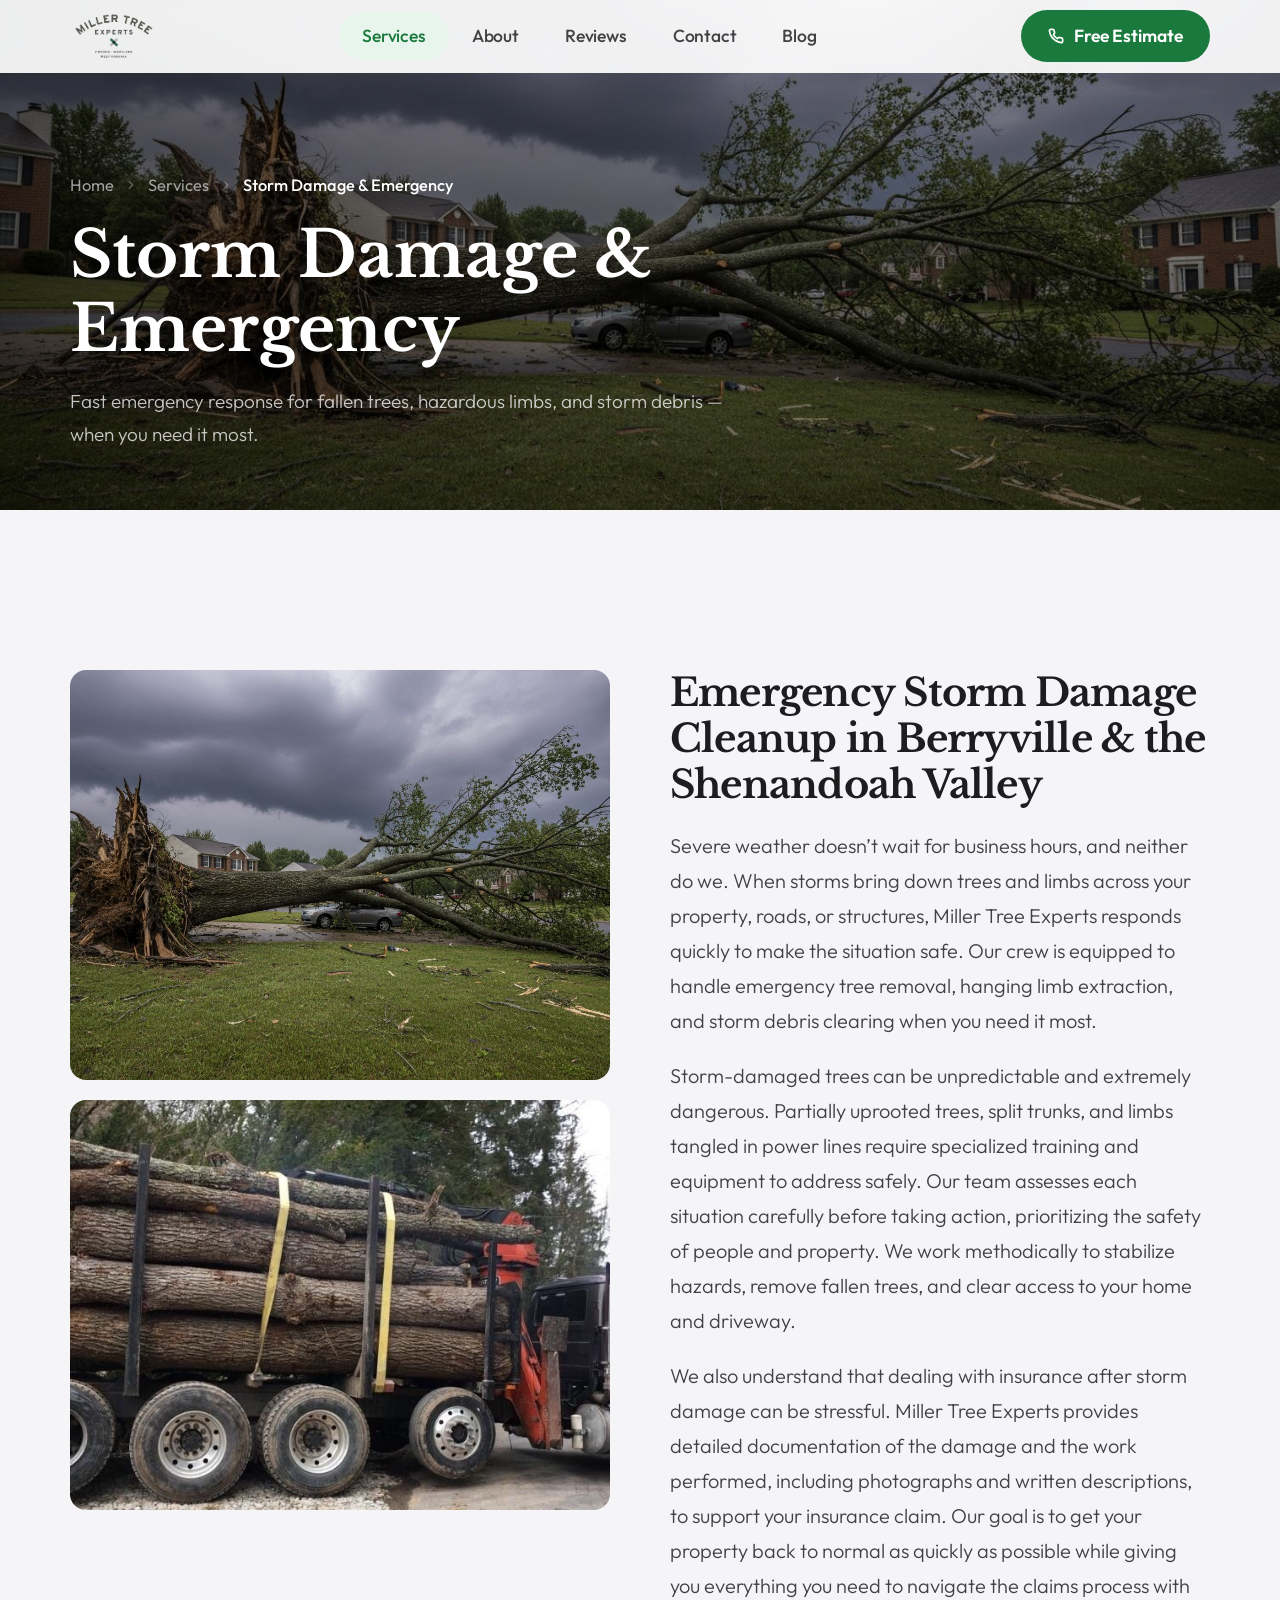
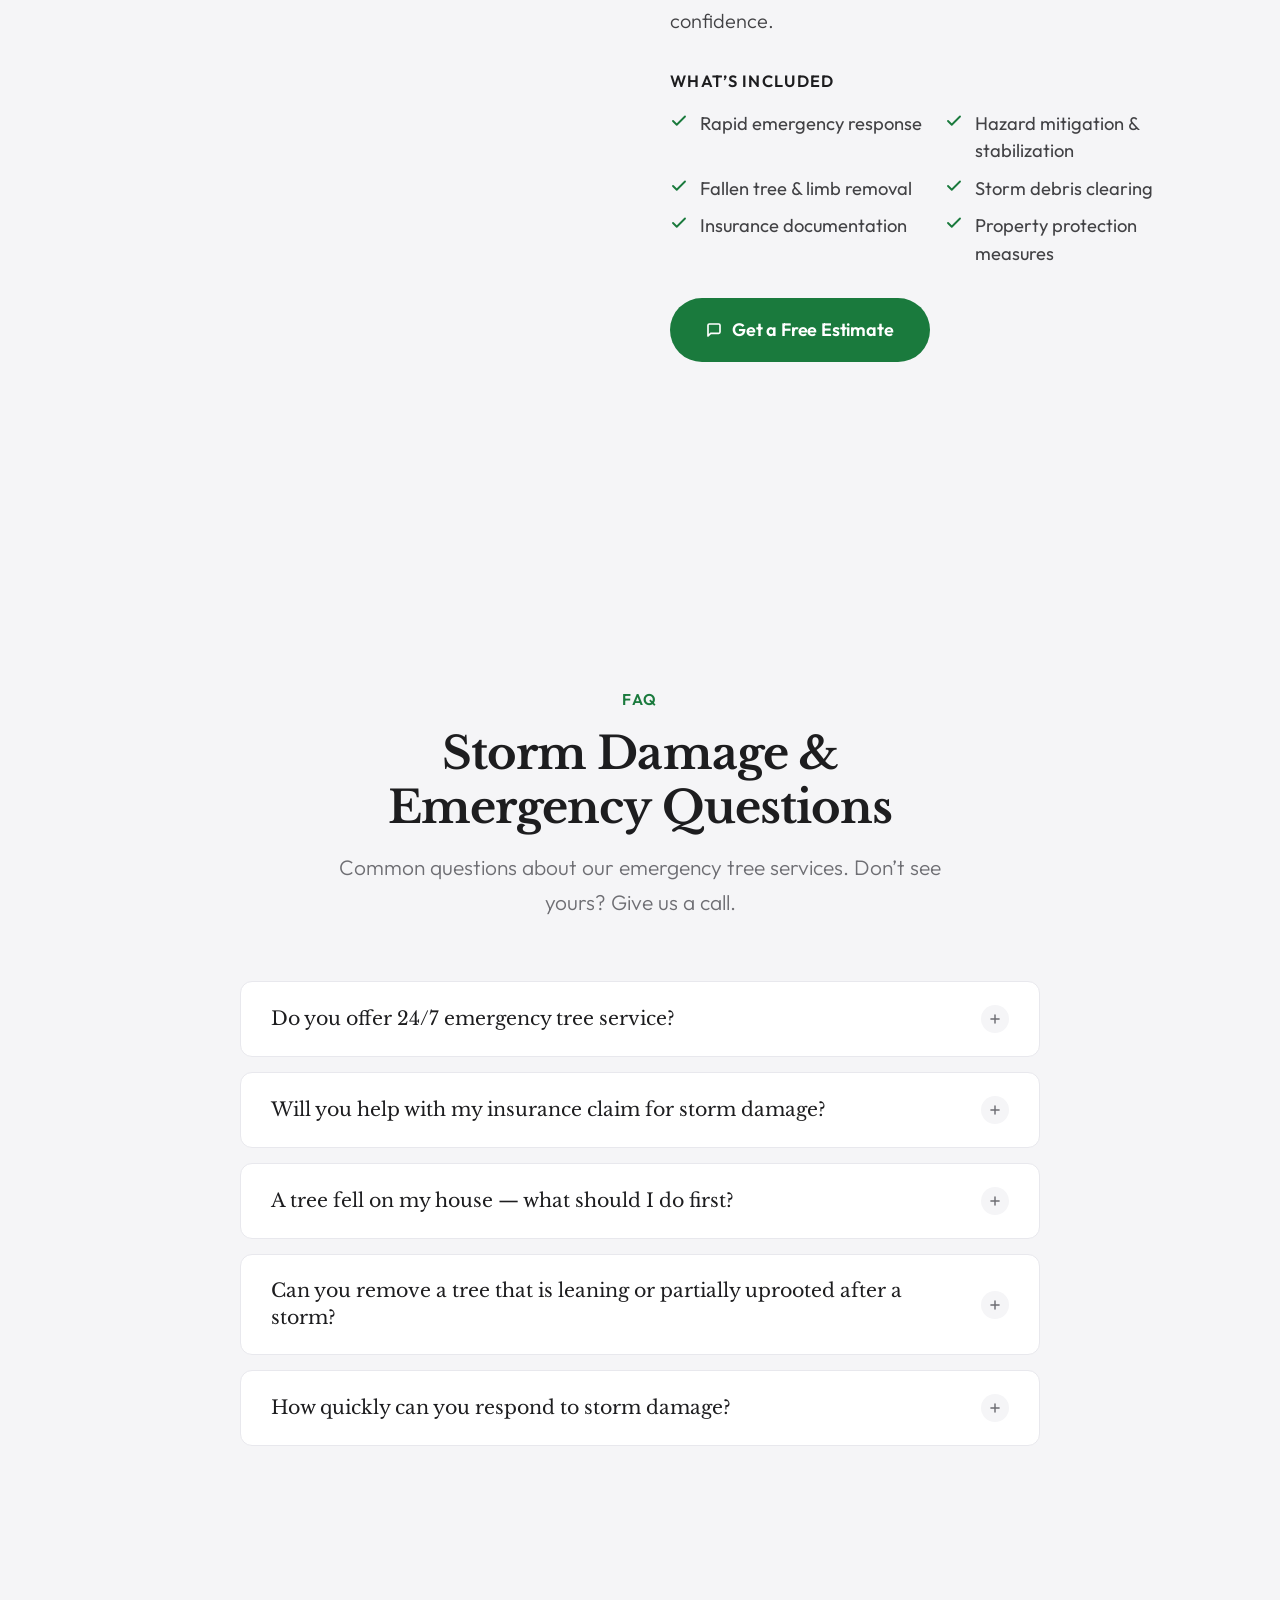
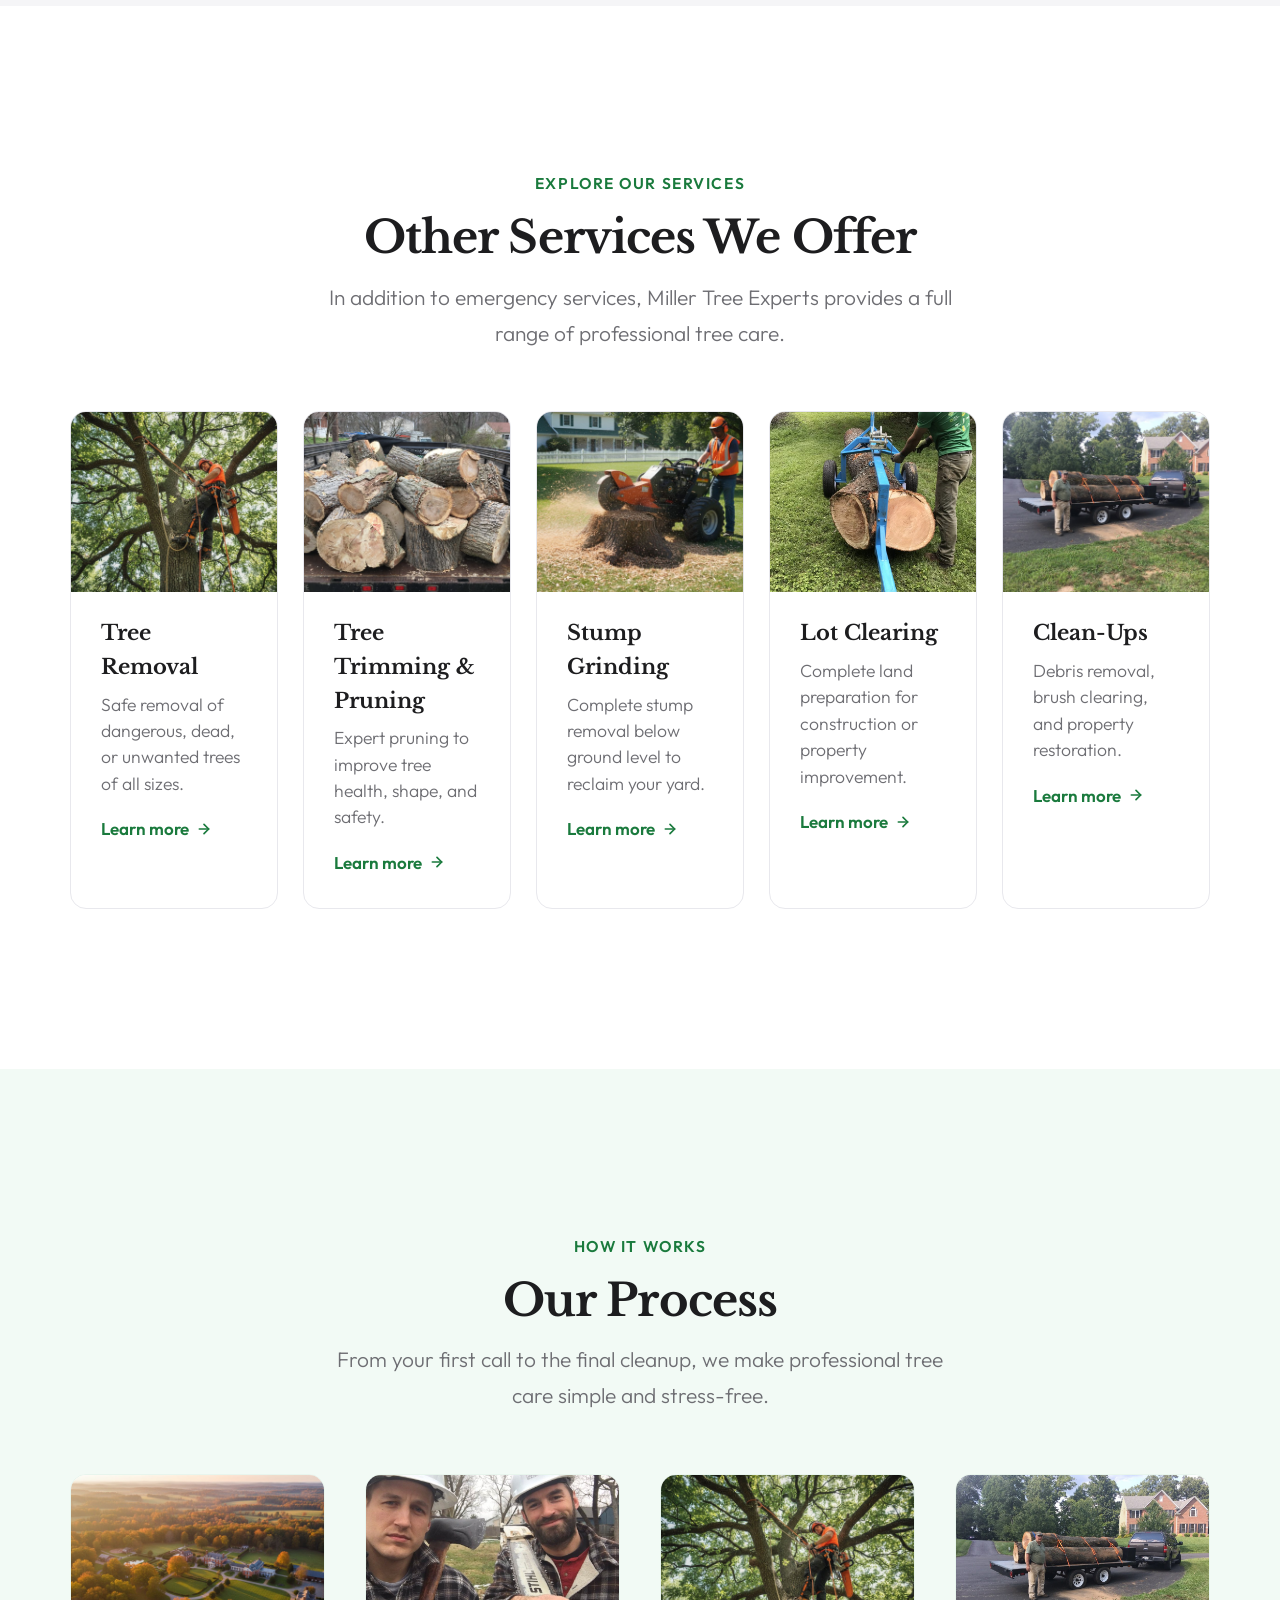
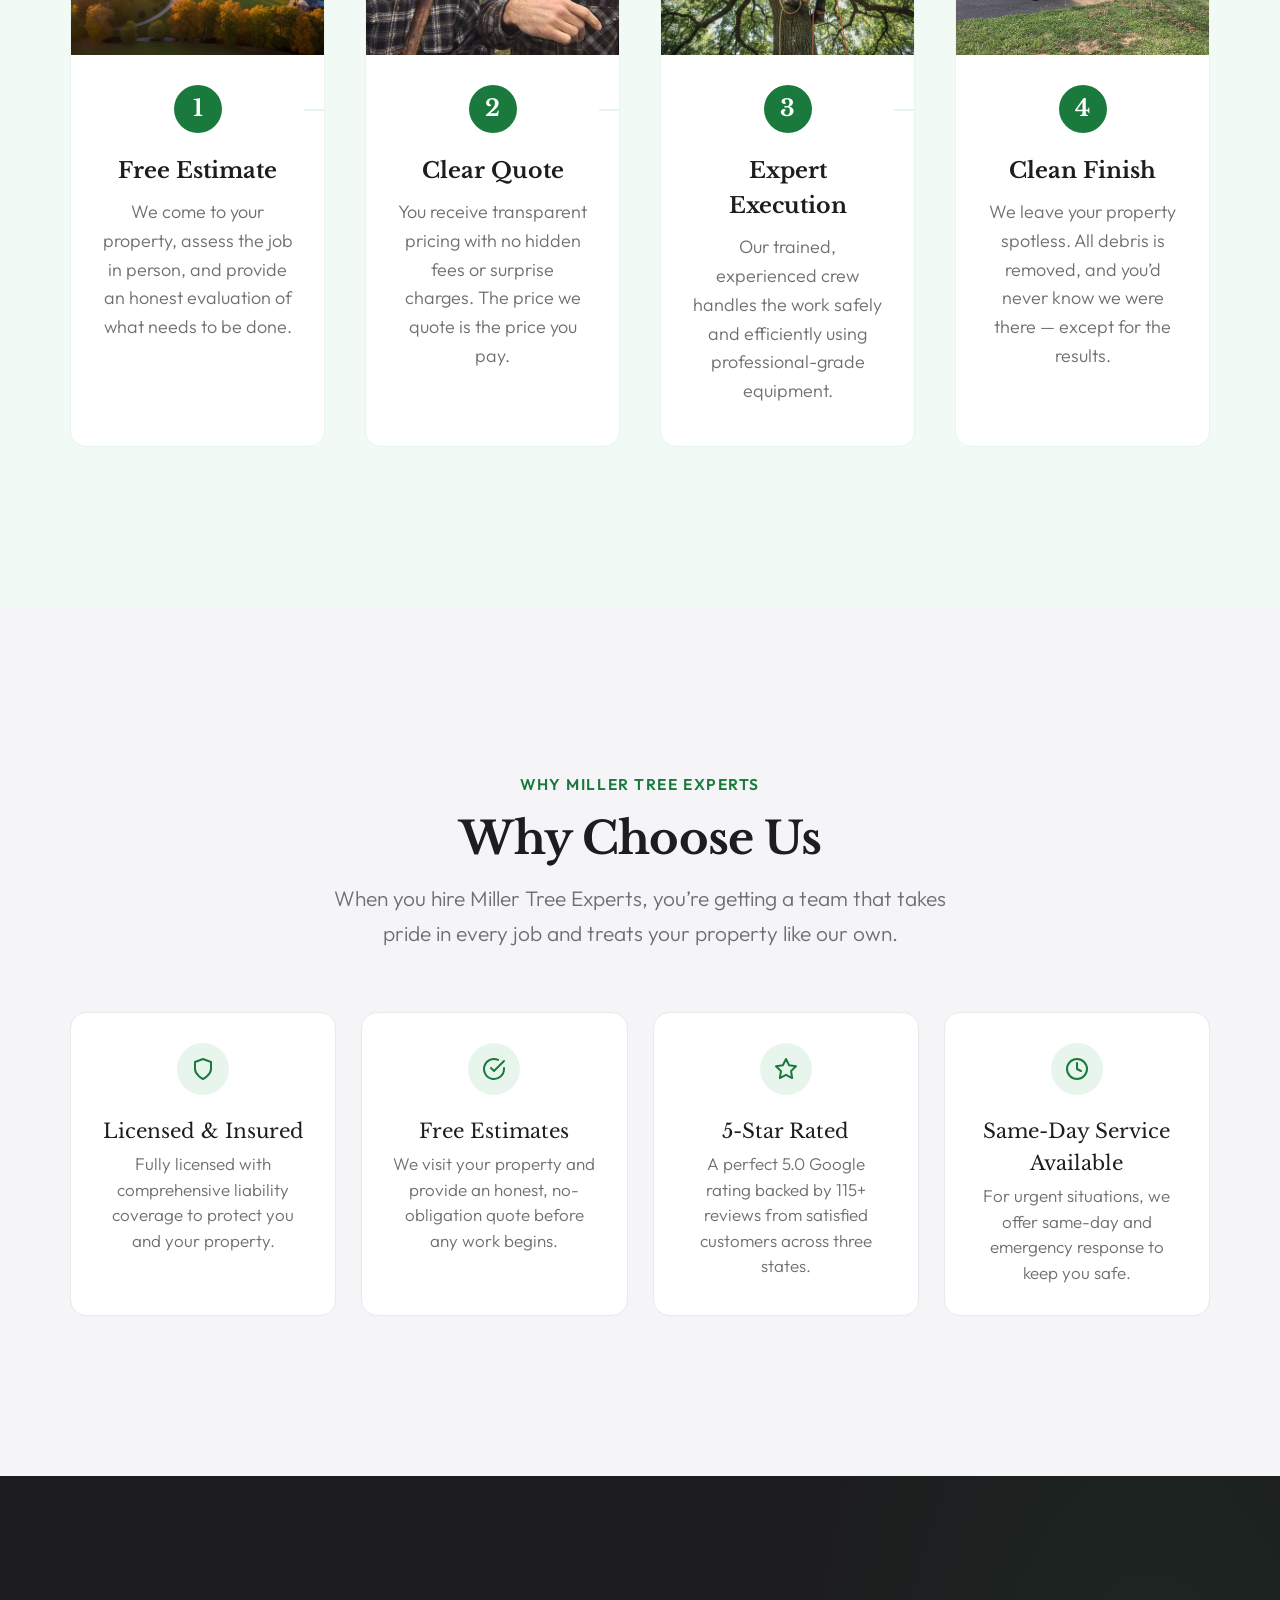
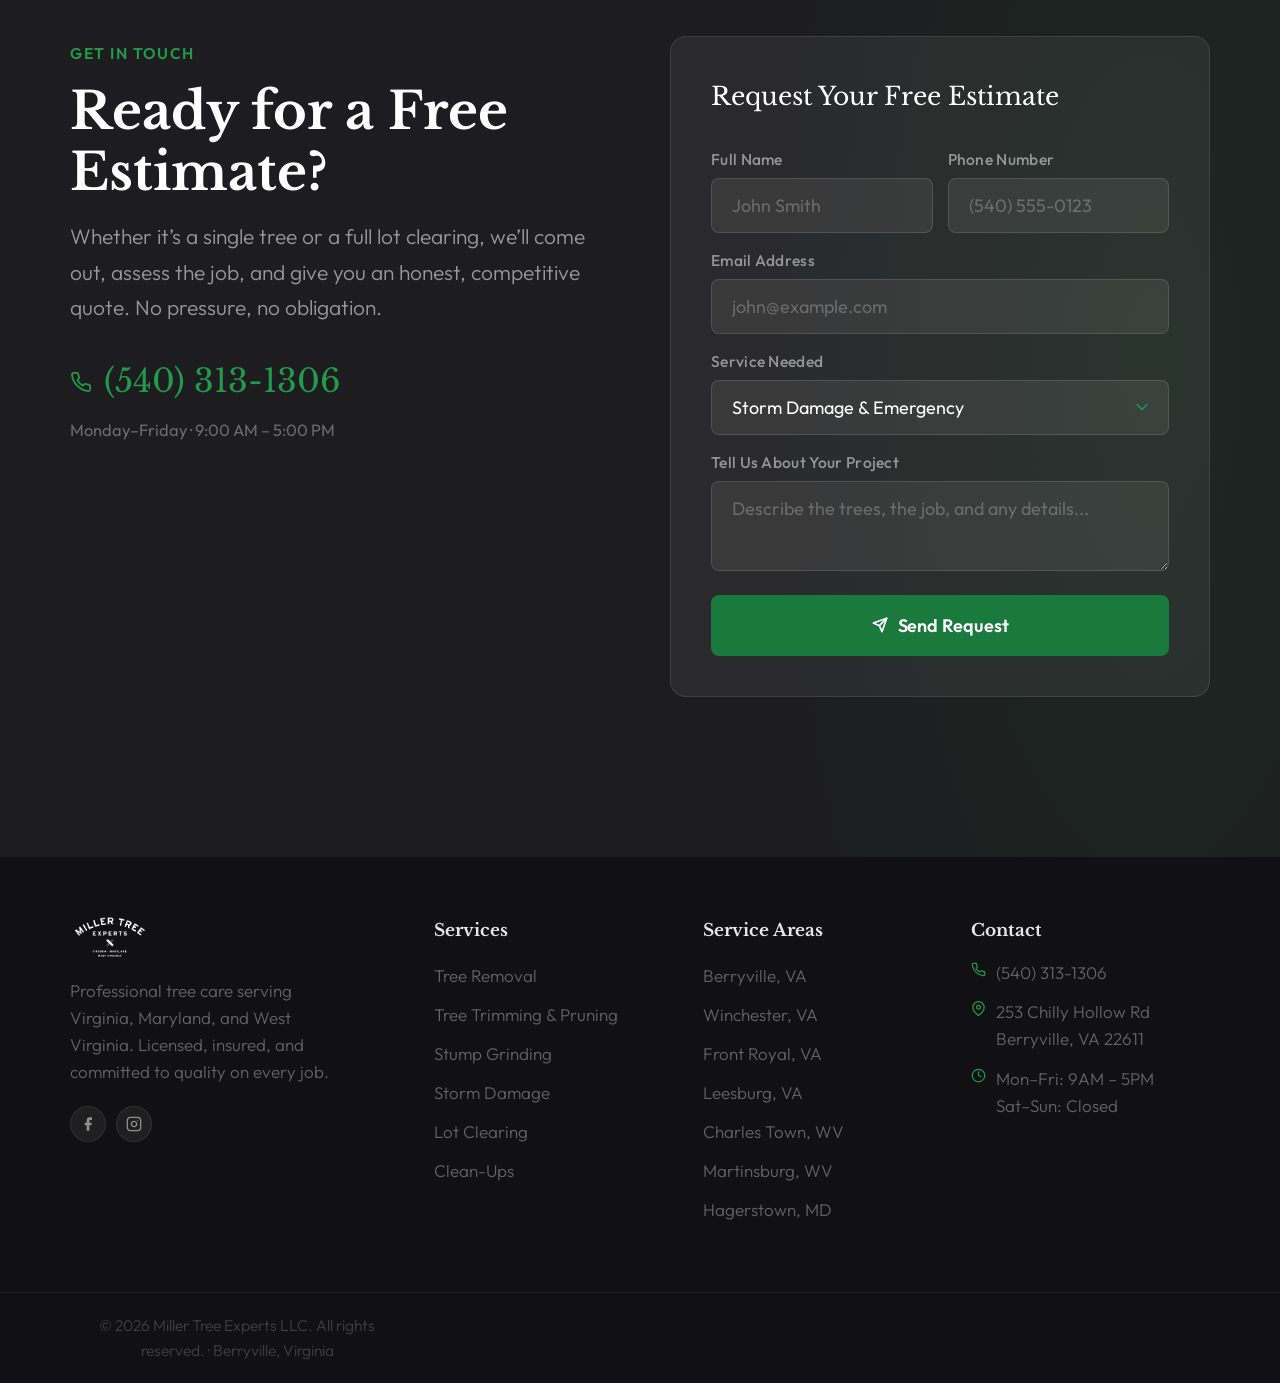
<file: prototype/storm-damage.html>
<!DOCTYPE html>
<html lang="en">
<head>
    <meta charset="UTF-8">
    <meta name="viewport" content="width=device-width, initial-scale=1.0">
    <title>Storm Damage & Emergency Tree Service | Miller Tree Experts | Berryville VA</title>
    <meta name="description" content="Emergency tree removal and storm damage cleanup in Berryville, Winchester & the Shenandoah Valley. Fast response when you need it most. Insurance documentation provided. Call (540) 313-1306.">
    <meta name="keywords" content="emergency tree removal berryville va, storm damage tree removal, emergency tree service near me, storm cleanup virginia, fallen tree removal, storm damage tree removal virginia">
    <meta property="og:title" content="Storm Damage & Emergency Tree Service | Miller Tree Experts | Berryville VA">
    <meta property="og:description" content="Emergency tree removal and storm damage cleanup in Berryville, Winchester & the Shenandoah Valley. Fast response. Call (540) 313-1306.">
    <meta property="og:type" content="website">
    <meta property="og:url" content="https://millertreeexperts.com/services/storm-damage">
    <meta property="og:image" content="https://millertreeexperts.com/og-image.jpg">
    <meta name="twitter:card" content="summary_large_image">
    <link rel="canonical" href="https://millertreeexperts.com/services/storm-damage">

    <link rel="preconnect" href="https://fonts.googleapis.com">
    <link rel="preconnect" href="https://fonts.gstatic.com" crossorigin>
    <link href="https://fonts.googleapis.com/css2?family=Libre+Baskerville:ital,wght@0,400;0,700;1,400&family=Outfit:wght@300;400;500;600;700&display=swap" rel="stylesheet">

    <script type="application/ld+json">
    [
        {
            "@context": "https://schema.org",
            "@type": "Service",
            "name": "Storm Damage & Emergency Service",
            "description": "Fast emergency response for storm damage including emergency tree removal, hanging limb removal, property protection, and insurance documentation assistance.",
            "url": "https://millertreeexperts.com/services/storm-damage",
            "provider": {
                "@type": "LocalBusiness",
                "name": "Miller Tree Experts LLC",
                "image": "https://millertreeexperts.com/logo.png",
                "telephone": "(540) 313-1306",
                "address": {
                    "@type": "PostalAddress",
                    "streetAddress": "253 Chilly Hollow Rd",
                    "addressLocality": "Berryville",
                    "addressRegion": "VA",
                    "postalCode": "22611",
                    "addressCountry": "US"
                },
                "geo": {
                    "@type": "GeoCoordinates",
                    "latitude": 39.1518,
                    "longitude": -77.9714
                },
                "url": "https://millertreeexperts.com",
                "sameAs": [
                    "https://www.facebook.com/millertreeexpert/",
                    "https://www.instagram.com/millertreeexperts/"
                ]
            },
            "areaServed": [
                {"@type": "State", "name": "Virginia"},
                {"@type": "State", "name": "Maryland"},
                {"@type": "State", "name": "West Virginia"}
            ],
            "offers": {
                "@type": "Offer",
                "price": "0",
                "priceCurrency": "USD",
                "description": "Free estimate"
            },
            "aggregateRating": {
                "@type": "AggregateRating",
                "ratingValue": "5.0",
                "reviewCount": "115",
                "bestRating": "5"
            }
        },
        {
            "@context": "https://schema.org",
            "@type": "BreadcrumbList",
            "itemListElement": [
                {
                    "@type": "ListItem",
                    "position": 1,
                    "name": "Home",
                    "item": "https://millertreeexperts.com/"
                },
                {
                    "@type": "ListItem",
                    "position": 2,
                    "name": "Services",
                    "item": "https://millertreeexperts.com/services"
                },
                {
                    "@type": "ListItem",
                    "position": 3,
                    "name": "Storm Damage & Emergency",
                    "item": "https://millertreeexperts.com/services/storm-damage"
                }
            ]
        },
        {
            "@context": "https://schema.org",
            "@type": "FAQPage",
            "mainEntity": [
                {
                    "@type": "Question",
                    "name": "Do you offer 24/7 emergency tree service?",
                    "acceptedAnswer": {
                        "@type": "Answer",
                        "text": "We respond to storm damage and emergency situations as quickly as possible. When severe weather strikes, call us at (540) 313-1306 and we will prioritize your situation based on safety urgency."
                    }
                },
                {
                    "@type": "Question",
                    "name": "Will you help with my insurance claim for storm damage?",
                    "acceptedAnswer": {
                        "@type": "Answer",
                        "text": "Yes. We provide detailed documentation of the damage and the work performed, including photographs and written descriptions, to support your insurance claim. We have experience working with insurance companies and can help you navigate the process."
                    }
                },
                {
                    "@type": "Question",
                    "name": "A tree fell on my house — what should I do first?",
                    "acceptedAnswer": {
                        "@type": "Answer",
                        "text": "Ensure everyone is safe and stay away from the damaged area. If there are downed power lines, call your utility company immediately. Then call us at (540) 313-1306. Do not attempt to move the tree yourself, as storm-damaged trees can be unpredictable and extremely dangerous."
                    }
                },
                {
                    "@type": "Question",
                    "name": "Can you remove a tree that is leaning or partially uprooted after a storm?",
                    "acceptedAnswer": {
                        "@type": "Answer",
                        "text": "Yes. Partially uprooted or leaning trees are among the most dangerous situations after a storm. Our crew assesses each situation carefully and uses specialized equipment and techniques to stabilize and remove hazardous trees safely."
                    }
                },
                {
                    "@type": "Question",
                    "name": "How quickly can you respond to storm damage?",
                    "acceptedAnswer": {
                        "@type": "Answer",
                        "text": "Response time depends on the severity and volume of storm calls in the area, but we prioritize emergencies involving threats to people, homes, and road access. We aim to be on site as quickly as conditions allow."
                    }
                }
            ]
        }
    ]
    </script>

    <link rel="stylesheet" href="css/global.css">

    <!-- Component CSS -->
    <link rel="stylesheet" href="css/components/svc-detail.css">
    <link rel="stylesheet" href="css/components/faq.css">
    <link rel="stylesheet" href="css/components/other-services.css">
    <link rel="stylesheet" href="css/components/process.css">
    <link rel="stylesheet" href="css/components/why.css">
</head>

<body>

    <!-- NAV -->
    <header class="nav" role="banner">
        <div class="container">
            <a href="index-v2.html" class="nav__logo" aria-label="Miller Tree Experts - Home">
                <img src="images/miller-tree-logo.png" alt="Miller Tree Experts LLC logo" width="140" height="44">
            </a>
            <nav class="nav__links" aria-label="Main navigation">
                <a href="services.html" class="active">Services</a>
                <a href="about.html">About</a>
                <a href="reviews.html">Reviews</a>
                <a href="contact.html">Contact</a>
                <a href="blog.html">Blog</a>
            </nav>
            <div class="nav__cta">
                <a href="contact.html">
                    <svg viewBox="0 0 24 24" fill="none" stroke="currentColor" stroke-width="2.5" stroke-linecap="round" stroke-linejoin="round"><path d="M22 16.92v3a2 2 0 01-2.18 2 19.79 19.79 0 01-8.63-3.07 19.5 19.5 0 01-6-6 19.79 19.79 0 01-3.07-8.67A2 2 0 014.11 2h3a2 2 0 012 1.72c.127.96.361 1.903.7 2.81a2 2 0 01-.45 2.11L8.09 9.91a16 16 0 006 6l1.27-1.27a2 2 0 012.11-.45c.907.339 1.85.573 2.81.7A2 2 0 0122 16.92z"/></svg>
                    Free Estimate
                </a>
            </div>
            <button class="nav__toggle" aria-label="Toggle menu" aria-expanded="false">
                <span></span>
            </button>
        </div>
        <nav class="nav__mobile" aria-label="Mobile navigation">
            <div class="nav__mobile-inner">
                <a href="services.html">Services</a>
                <a href="about.html">About</a>
                <a href="reviews.html">Reviews</a>
                <a href="contact.html">Contact</a>
                <a href="blog.html">Blog</a>
                <a href="tel:5403131306" class="nav__mobile-phone">
                    <svg viewBox="0 0 24 24" fill="none" stroke="currentColor" stroke-width="2.5" stroke-linecap="round" stroke-linejoin="round" width="16" height="16"><path d="M22 16.92v3a2 2 0 01-2.18 2 19.79 19.79 0 01-8.63-3.07 19.5 19.5 0 01-6-6 19.79 19.79 0 01-3.07-8.67A2 2 0 014.11 2h3a2 2 0 012 1.72c.127.96.361 1.903.7 2.81a2 2 0 01-.45 2.11L8.09 9.91a16 16 0 006 6l1.27-1.27a2 2 0 012.11-.45c.907.339 1.85.573 2.81.7A2 2 0 0122 16.92z"/></svg>
                    (540) 313-1306
                </a>
            </div>
        </nav>
    </header>

    <main>

        <!-- PAGE HERO -->
        <section class="page-hero" aria-labelledby="page-hero-title">
            <div class="page-hero__image" role="presentation">
                <img src="images/generated/storm-damage-2.jpg" alt="" aria-hidden="true">
            </div>
            <div class="page-hero__content">
                <div class="container">
                    <nav class="page-hero__breadcrumb" aria-label="Breadcrumb">
                        <a href="index-v2.html">Home</a>
                        <svg viewBox="0 0 24 24" fill="none" stroke="currentColor" stroke-width="2.5" stroke-linecap="round" stroke-linejoin="round"><polyline points="9 18 15 12 9 6"/></svg>
                        <a href="services.html">Services</a>
                        <svg viewBox="0 0 24 24" fill="none" stroke="currentColor" stroke-width="2.5" stroke-linecap="round" stroke-linejoin="round"><polyline points="9 18 15 12 9 6"/></svg>
                        <span>Storm Damage &amp; Emergency</span>
                    </nav>
                    <h1 id="page-hero-title" class="page-hero__title">Storm Damage &amp; Emergency</h1>
                    <p class="page-hero__subtitle">Fast emergency response for fallen trees, hazardous limbs, and storm debris &mdash; when you need it most.</p>
                </div>
            </div>
        </section>

        <!-- SERVICE DETAIL -->
        <section class="svc-detail" id="storm-damage" aria-labelledby="svc-title">
            <div class="container">
                <div class="svc-detail__grid">
                    <div class="svc-detail__image reveal">
                        <div class="svc-detail__image-wrap">
                            <img src="images/generated/storm-damage-2.jpg" alt="Large tree fallen across residential yard after severe storm with dark clouds" loading="lazy">
                        </div>
                        <div class="svc-detail__image-wrap">
                            <img src="images/yelp-tree-service-6.jpg" alt="Storm debris cleanup and emergency branch removal in progress" loading="lazy">
                        </div>
                    </div>
                    <div class="svc-detail__content reveal reveal-d2">
                        <h2 id="svc-title" class="svc-detail__title">Emergency Storm Damage Cleanup in Berryville &amp; the Shenandoah Valley</h2>
                        <p class="svc-detail__text">Severe weather doesn&rsquo;t wait for business hours, and neither do we. When storms bring down trees and limbs across your property, roads, or structures, Miller Tree Experts responds quickly to make the situation safe. Our crew is equipped to handle emergency tree removal, hanging limb extraction, and storm debris clearing when you need it most.</p>
                        <p class="svc-detail__text">Storm-damaged trees can be unpredictable and extremely dangerous. Partially uprooted trees, split trunks, and limbs tangled in power lines require specialized training and equipment to address safely. Our team assesses each situation carefully before taking action, prioritizing the safety of people and property. We work methodically to stabilize hazards, remove fallen trees, and clear access to your home and driveway.</p>
                        <p class="svc-detail__text">We also understand that dealing with insurance after storm damage can be stressful. Miller Tree Experts provides detailed documentation of the damage and the work performed, including photographs and written descriptions, to support your insurance claim. Our goal is to get your property back to normal as quickly as possible while giving you everything you need to navigate the claims process with confidence.</p>

                        <div class="svc-detail__includes-title">What&rsquo;s Included</div>
                        <ul class="svc-detail__includes">
                            <li>
                                <svg viewBox="0 0 24 24" fill="none" stroke="currentColor" stroke-width="2.5" stroke-linecap="round" stroke-linejoin="round"><polyline points="20 6 9 17 4 12"/></svg>
                                Rapid emergency response
                            </li>
                            <li>
                                <svg viewBox="0 0 24 24" fill="none" stroke="currentColor" stroke-width="2.5" stroke-linecap="round" stroke-linejoin="round"><polyline points="20 6 9 17 4 12"/></svg>
                                Hazard mitigation &amp; stabilization
                            </li>
                            <li>
                                <svg viewBox="0 0 24 24" fill="none" stroke="currentColor" stroke-width="2.5" stroke-linecap="round" stroke-linejoin="round"><polyline points="20 6 9 17 4 12"/></svg>
                                Fallen tree &amp; limb removal
                            </li>
                            <li>
                                <svg viewBox="0 0 24 24" fill="none" stroke="currentColor" stroke-width="2.5" stroke-linecap="round" stroke-linejoin="round"><polyline points="20 6 9 17 4 12"/></svg>
                                Storm debris clearing
                            </li>
                            <li>
                                <svg viewBox="0 0 24 24" fill="none" stroke="currentColor" stroke-width="2.5" stroke-linecap="round" stroke-linejoin="round"><polyline points="20 6 9 17 4 12"/></svg>
                                Insurance documentation
                            </li>
                            <li>
                                <svg viewBox="0 0 24 24" fill="none" stroke="currentColor" stroke-width="2.5" stroke-linecap="round" stroke-linejoin="round"><polyline points="20 6 9 17 4 12"/></svg>
                                Property protection measures
                            </li>
                        </ul>

                        <a href="#contact" class="btn btn--primary">
                            <svg viewBox="0 0 24 24" fill="none" stroke="currentColor" stroke-width="2.5" stroke-linecap="round" stroke-linejoin="round"><path d="M21 15a2 2 0 01-2 2H7l-4 4V5a2 2 0 012-2h14a2 2 0 012 2z"/></svg>
                            Get a Free Estimate
                        </a>
                    </div>
                </div>
            </div>
        </section>

        <!-- FAQ SECTION -->
        <section class="faq-section" aria-labelledby="faq-title">
            <div class="container">
                <div class="section__header reveal">
                    <div class="section__eyebrow">FAQ</div>
                    <h2 id="faq-title" class="section__title">Storm Damage &amp; Emergency Questions</h2>
                    <p class="section__desc">Common questions about our emergency tree services. Don&rsquo;t see yours? Give us a call.</p>
                </div>

                <div class="faq__list">
                    <div class="faq__item reveal reveal-d1">
                        <button class="faq__question" aria-expanded="false" aria-controls="faq-1">
                            Do you offer 24/7 emergency tree service?
                            <span class="faq__icon">
                                <svg viewBox="0 0 24 24" fill="none" stroke="currentColor" stroke-width="2.5" stroke-linecap="round" stroke-linejoin="round"><line x1="12" y1="5" x2="12" y2="19"/><line x1="5" y1="12" x2="19" y2="12"/></svg>
                            </span>
                        </button>
                        <div class="faq__answer" id="faq-1" role="region">
                            <div class="faq__answer-inner">
                                We respond to storm damage and emergency situations as quickly as possible. When severe weather strikes, call us at <a href="tel:5403131306">(540) 313-1306</a> and we will prioritize your situation based on safety urgency.
                            </div>
                        </div>
                    </div>

                    <div class="faq__item reveal reveal-d2">
                        <button class="faq__question" aria-expanded="false" aria-controls="faq-2">
                            Will you help with my insurance claim for storm damage?
                            <span class="faq__icon">
                                <svg viewBox="0 0 24 24" fill="none" stroke="currentColor" stroke-width="2.5" stroke-linecap="round" stroke-linejoin="round"><line x1="12" y1="5" x2="12" y2="19"/><line x1="5" y1="12" x2="19" y2="12"/></svg>
                            </span>
                        </button>
                        <div class="faq__answer" id="faq-2" role="region">
                            <div class="faq__answer-inner">
                                Yes. We provide detailed documentation of the damage and the work performed, including photographs and written descriptions, to support your insurance claim. We have experience working with insurance companies and can help you navigate the process.
                            </div>
                        </div>
                    </div>

                    <div class="faq__item reveal reveal-d3">
                        <button class="faq__question" aria-expanded="false" aria-controls="faq-3">
                            A tree fell on my house &mdash; what should I do first?
                            <span class="faq__icon">
                                <svg viewBox="0 0 24 24" fill="none" stroke="currentColor" stroke-width="2.5" stroke-linecap="round" stroke-linejoin="round"><line x1="12" y1="5" x2="12" y2="19"/><line x1="5" y1="12" x2="19" y2="12"/></svg>
                            </span>
                        </button>
                        <div class="faq__answer" id="faq-3" role="region">
                            <div class="faq__answer-inner">
                                Ensure everyone is safe and stay away from the damaged area. If there are downed power lines, call your utility company immediately. Then call us at <a href="tel:5403131306">(540) 313-1306</a>. Do not attempt to move the tree yourself, as storm-damaged trees can be unpredictable and extremely dangerous.
                            </div>
                        </div>
                    </div>

                    <div class="faq__item reveal reveal-d4">
                        <button class="faq__question" aria-expanded="false" aria-controls="faq-4">
                            Can you remove a tree that is leaning or partially uprooted after a storm?
                            <span class="faq__icon">
                                <svg viewBox="0 0 24 24" fill="none" stroke="currentColor" stroke-width="2.5" stroke-linecap="round" stroke-linejoin="round"><line x1="12" y1="5" x2="12" y2="19"/><line x1="5" y1="12" x2="19" y2="12"/></svg>
                            </span>
                        </button>
                        <div class="faq__answer" id="faq-4" role="region">
                            <div class="faq__answer-inner">
                                Yes. Partially uprooted or leaning trees are among the most dangerous situations after a storm. Our crew assesses each situation carefully and uses specialized equipment and techniques to stabilize and remove hazardous trees safely.
                            </div>
                        </div>
                    </div>

                    <div class="faq__item reveal reveal-d5">
                        <button class="faq__question" aria-expanded="false" aria-controls="faq-5">
                            How quickly can you respond to storm damage?
                            <span class="faq__icon">
                                <svg viewBox="0 0 24 24" fill="none" stroke="currentColor" stroke-width="2.5" stroke-linecap="round" stroke-linejoin="round"><line x1="12" y1="5" x2="12" y2="19"/><line x1="5" y1="12" x2="19" y2="12"/></svg>
                            </span>
                        </button>
                        <div class="faq__answer" id="faq-5" role="region">
                            <div class="faq__answer-inner">
                                Response time depends on the severity and volume of storm calls in the area, but we prioritize emergencies involving threats to people, homes, and road access. We aim to be on site as quickly as conditions allow.
                            </div>
                        </div>
                    </div>
                </div>
            </div>
        </section>

        <!-- OTHER SERVICES -->
        <section class="section section--lg" id="other-services" aria-labelledby="other-svc-title">
            <div class="container">
                <div class="section__header reveal">
                    <div class="section__eyebrow">Explore Our Services</div>
                    <h2 id="other-svc-title" class="section__title">Other Services We Offer</h2>
                    <p class="section__desc">In addition to emergency services, Miller Tree Experts provides a full range of professional tree care.</p>
                </div>

                <div class="other-svc__grid">
                    <a href="tree-removal.html" class="other-svc__card reveal reveal-d1">
                        <div class="other-svc__img">
                            <img src="images/generated/tree-removal-action.jpg" alt="Safe removal of dangerous, dead, or unwanted trees" loading="lazy">
                        </div>
                        <div class="other-svc__body">
                            <h3 class="other-svc__title">Tree Removal</h3>
                            <p class="other-svc__desc">Safe removal of dangerous, dead, or unwanted trees of all sizes.</p>
                            <span class="other-svc__link">
                                Learn more
                                <svg viewBox="0 0 24 24" fill="none" stroke="currentColor" stroke-width="2.5" stroke-linecap="round" stroke-linejoin="round"><line x1="5" y1="12" x2="19" y2="12"/><polyline points="12 5 19 12 12 19"/></svg>
                            </span>
                        </div>
                    </a>

                    <a href="tree-trimming.html" class="other-svc__card reveal reveal-d2">
                        <div class="other-svc__img">
                            <img src="images/yelp-tree-service-1.jpg" alt="Expert tree trimming and pruning services" loading="lazy">
                        </div>
                        <div class="other-svc__body">
                            <h3 class="other-svc__title">Tree Trimming &amp; Pruning</h3>
                            <p class="other-svc__desc">Expert pruning to improve tree health, shape, and safety.</p>
                            <span class="other-svc__link">
                                Learn more
                                <svg viewBox="0 0 24 24" fill="none" stroke="currentColor" stroke-width="2.5" stroke-linecap="round" stroke-linejoin="round"><line x1="5" y1="12" x2="19" y2="12"/><polyline points="12 5 19 12 12 19"/></svg>
                            </span>
                        </div>
                    </a>

                    <a href="stump-grinding.html" class="other-svc__card reveal reveal-d3">
                        <div class="other-svc__img">
                            <img src="images/generated/stump-grinding.jpg" alt="Professional stump grinding services" loading="lazy">
                        </div>
                        <div class="other-svc__body">
                            <h3 class="other-svc__title">Stump Grinding</h3>
                            <p class="other-svc__desc">Complete stump removal below ground level to reclaim your yard.</p>
                            <span class="other-svc__link">
                                Learn more
                                <svg viewBox="0 0 24 24" fill="none" stroke="currentColor" stroke-width="2.5" stroke-linecap="round" stroke-linejoin="round"><line x1="5" y1="12" x2="19" y2="12"/><polyline points="12 5 19 12 12 19"/></svg>
                            </span>
                        </div>
                    </a>

                    <a href="lot-clearing.html" class="other-svc__card reveal reveal-d4">
                        <div class="other-svc__img">
                            <img src="images/yelp-tree-service-3.jpg" alt="Professional lot clearing and land preparation" loading="lazy">
                        </div>
                        <div class="other-svc__body">
                            <h3 class="other-svc__title">Lot Clearing</h3>
                            <p class="other-svc__desc">Complete land preparation for construction or property improvement.</p>
                            <span class="other-svc__link">
                                Learn more
                                <svg viewBox="0 0 24 24" fill="none" stroke="currentColor" stroke-width="2.5" stroke-linecap="round" stroke-linejoin="round"><line x1="5" y1="12" x2="19" y2="12"/><polyline points="12 5 19 12 12 19"/></svg>
                            </span>
                        </div>
                    </a>

                    <a href="clean-ups.html" class="other-svc__card reveal reveal-d5">
                        <div class="other-svc__img">
                            <img src="images/yelp-tree-service-7.jpg" alt="Property clean-up and debris removal services" loading="lazy">
                        </div>
                        <div class="other-svc__body">
                            <h3 class="other-svc__title">Clean-Ups</h3>
                            <p class="other-svc__desc">Debris removal, brush clearing, and property restoration.</p>
                            <span class="other-svc__link">
                                Learn more
                                <svg viewBox="0 0 24 24" fill="none" stroke="currentColor" stroke-width="2.5" stroke-linecap="round" stroke-linejoin="round"><line x1="5" y1="12" x2="19" y2="12"/><polyline points="12 5 19 12 12 19"/></svg>
                            </span>
                        </div>
                    </a>
                </div>
            </div>
        </section>

        <!-- OUR PROCESS -->
        <section class="section section--lg section--green-wash" id="process" aria-labelledby="process-title">
            <div class="container">
                <div class="section__header reveal">
                    <div class="section__eyebrow">How It Works</div>
                    <h2 id="process-title" class="section__title">Our Process</h2>
                    <p class="section__desc">From your first call to the final cleanup, we make professional tree care simple and stress-free.</p>
                </div>

                <div class="process__grid">
                    <div class="process__step reveal reveal-d1">
                        <img src="images/generated/property-trees.jpg" alt="Aerial view of Shenandoah Valley property surrounded by mature trees" class="process__step-image" loading="lazy">
                        <div class="process__step-body">
                            <div class="process__step-number">1</div>
                            <h3 class="process__step-title">Free Estimate</h3>
                            <p class="process__step-desc">We come to your property, assess the job in person, and provide an honest evaluation of what needs to be done.</p>
                        </div>
                        <div class="process__connector"></div>
                    </div>
                    <div class="process__step reveal reveal-d2">
                        <img src="images/yelp-tree-service-4.jpg" alt="Miller Tree Experts crew members ready to work with professional equipment" class="process__step-image" loading="lazy">
                        <div class="process__step-body">
                            <div class="process__step-number">2</div>
                            <h3 class="process__step-title">Clear Quote</h3>
                            <p class="process__step-desc">You receive transparent pricing with no hidden fees or surprise charges. The price we quote is the price you pay.</p>
                        </div>
                        <div class="process__connector"></div>
                    </div>
                    <div class="process__step reveal reveal-d3">
                        <img src="images/generated/tree-removal-action.jpg" alt="Professional arborist performing expert tree work with climbing gear" class="process__step-image" loading="lazy">
                        <div class="process__step-body">
                            <div class="process__step-number">3</div>
                            <h3 class="process__step-title">Expert Execution</h3>
                            <p class="process__step-desc">Our trained, experienced crew handles the work safely and efficiently using professional-grade equipment.</p>
                        </div>
                        <div class="process__connector"></div>
                    </div>
                    <div class="process__step reveal reveal-d4">
                        <img src="images/yelp-tree-service-7.jpg" alt="Completed tree removal job with logs hauled away on trailer" class="process__step-image" loading="lazy">
                        <div class="process__step-body">
                            <div class="process__step-number">4</div>
                            <h3 class="process__step-title">Clean Finish</h3>
                            <p class="process__step-desc">We leave your property spotless. All debris is removed, and you&rsquo;d never know we were there &mdash; except for the results.</p>
                        </div>
                    </div>
                </div>
            </div>
        </section>

        <!-- WHY CHOOSE US -->
        <section class="section section--lg section--gray" id="why-us" aria-labelledby="why-title">
            <div class="container">
                <div class="section__header reveal">
                    <div class="section__eyebrow">Why Miller Tree Experts</div>
                    <h2 id="why-title" class="section__title">Why Choose Us</h2>
                    <p class="section__desc">When you hire Miller Tree Experts, you&rsquo;re getting a team that takes pride in every job and treats your property like our own.</p>
                </div>

                <div class="why__grid">
                    <div class="why__item reveal reveal-d1">
                        <div class="why__icon">
                            <svg viewBox="0 0 24 24" fill="none" stroke="currentColor" stroke-width="2" stroke-linecap="round" stroke-linejoin="round"><path d="M12 22s8-4 8-10V5l-8-3-8 3v7c0 6 8 10 8 10z"/></svg>
                        </div>
                        <div>
                            <div class="why__title">Licensed &amp; Insured</div>
                            <div class="why__desc">Fully licensed with comprehensive liability coverage to protect you and your property.</div>
                        </div>
                    </div>
                    <div class="why__item reveal reveal-d2">
                        <div class="why__icon">
                            <svg viewBox="0 0 24 24" fill="none" stroke="currentColor" stroke-width="2" stroke-linecap="round" stroke-linejoin="round"><path d="M22 11.08V12a10 10 0 11-5.93-9.14"/><polyline points="22 4 12 14.01 9 11.01"/></svg>
                        </div>
                        <div>
                            <div class="why__title">Free Estimates</div>
                            <div class="why__desc">We visit your property and provide an honest, no-obligation quote before any work begins.</div>
                        </div>
                    </div>
                    <div class="why__item reveal reveal-d3">
                        <div class="why__icon">
                            <svg viewBox="0 0 24 24" fill="none" stroke="currentColor" stroke-width="2" stroke-linecap="round" stroke-linejoin="round"><path d="M12 2l3.09 6.26L22 9.27l-5 4.87 1.18 6.88L12 17.77l-6.18 3.25L7 14.14 2 9.27l6.91-1.01L12 2z"/></svg>
                        </div>
                        <div>
                            <div class="why__title">5-Star Rated</div>
                            <div class="why__desc">A perfect 5.0 Google rating backed by 115+ reviews from satisfied customers across three states.</div>
                        </div>
                    </div>
                    <div class="why__item reveal reveal-d4">
                        <div class="why__icon">
                            <svg viewBox="0 0 24 24" fill="none" stroke="currentColor" stroke-width="2" stroke-linecap="round" stroke-linejoin="round"><circle cx="12" cy="12" r="10"/><polyline points="12 6 12 12 16 14"/></svg>
                        </div>
                        <div>
                            <div class="why__title">Same-Day Service Available</div>
                            <div class="why__desc">For urgent situations, we offer same-day and emergency response to keep you safe.</div>
                        </div>
                    </div>
                </div>
            </div>
        </section>

        <!-- CTA -->
        <section class="cta" id="contact" aria-labelledby="cta-title">
            <div class="container">
                <div class="reveal">
                    <div class="section__eyebrow" style="color: var(--green-light);">Get In Touch</div>
                    <h2 id="cta-title" class="cta__title">Ready for a Free Estimate?</h2>
                    <p class="cta__text">Whether it&rsquo;s a single tree or a full lot clearing, we&rsquo;ll come out, assess the job, and give you an honest, competitive quote. No pressure, no obligation.</p>
                    <a href="tel:5403131306" class="cta__phone">
                        <svg viewBox="0 0 24 24" fill="none" stroke="currentColor" stroke-width="2" stroke-linecap="round" stroke-linejoin="round"><path d="M22 16.92v3a2 2 0 01-2.18 2 19.79 19.79 0 01-8.63-3.07 19.5 19.5 0 01-6-6 19.79 19.79 0 01-3.07-8.67A2 2 0 014.11 2h3a2 2 0 012 1.72c.127.96.361 1.903.7 2.81a2 2 0 01-.45 2.11L8.09 9.91a16 16 0 006 6l1.27-1.27a2 2 0 012.11-.45c.907.339 1.85.573 2.81.7A2 2 0 0122 16.92z"/></svg>
                        (540) 313-1306
                    </a>
                    <div class="cta__hours">Monday&ndash;Friday &middot; 9:00 AM &ndash; 5:00 PM</div>
                </div>

                <div class="cta__form reveal">
                    <div class="cta__form-title">Request Your Free Estimate</div>
                    <form action="#" method="POST" aria-label="Free estimate request form">
                        <div class="form-row">
                            <div class="form-group">
                                <label for="name">Full Name</label>
                                <input type="text" id="name" name="name" placeholder="John Smith" required>
                            </div>
                            <div class="form-group">
                                <label for="phone">Phone Number</label>
                                <input type="tel" id="phone" name="phone" placeholder="(540) 555-0123" required>
                            </div>
                        </div>
                        <div class="form-group">
                            <label for="email">Email Address</label>
                            <input type="email" id="email" name="email" placeholder="john@example.com">
                        </div>
                        <div class="form-group">
                            <label for="service">Service Needed</label>
                            <select id="service" name="service" required>
                                <option value="" disabled>Select a service...</option>
                                <option value="tree-removal">Tree Removal</option>
                                <option value="tree-trimming">Tree Trimming &amp; Pruning</option>
                                <option value="stump-grinding">Stump Grinding</option>
                                <option value="storm-damage" selected>Storm Damage &amp; Emergency</option>
                                <option value="lot-clearing">Lot Clearing</option>
                                <option value="clean-up">Clean-Up</option>
                                <option value="other">Other</option>
                            </select>
                        </div>
                        <div class="form-group">
                            <label for="message">Tell Us About Your Project</label>
                            <textarea id="message" name="message" placeholder="Describe the trees, the job, and any details..."></textarea>
                        </div>
                        <button type="submit" class="btn btn--primary">
                            <svg viewBox="0 0 24 24" fill="none" stroke="currentColor" stroke-width="2.5" stroke-linecap="round" stroke-linejoin="round"><line x1="22" y1="2" x2="11" y2="13"/><polygon points="22 2 15 22 11 13 2 9 22 2"/></svg>
                            Send Request
                        </button>
                    </form>
                </div>
            </div>
        </section>

    </main>

    <!-- FOOTER -->
    <footer class="footer" role="contentinfo">
        <div class="container">
            <div class="footer__brand">
                <img src="images/miller-tree-logo.png" alt="Miller Tree Experts LLC" width="140" height="44">
                <p class="footer__brand-text">Professional tree care serving Virginia, Maryland, and West Virginia. Licensed, insured, and committed to quality on every job.</p>
                <div class="footer__social">
                    <a href="https://www.facebook.com/millertreeexpert/" target="_blank" rel="noopener noreferrer" aria-label="Follow us on Facebook">
                        <svg viewBox="0 0 24 24" fill="currentColor"><path d="M18 2h-3a5 5 0 00-5 5v3H7v4h3v8h4v-8h3l1-4h-4V7a1 1 0 011-1h3z"/></svg>
                    </a>
                    <a href="https://www.instagram.com/millertreeexperts/" target="_blank" rel="noopener noreferrer" aria-label="Follow us on Instagram">
                        <svg viewBox="0 0 24 24" fill="none" stroke="currentColor" stroke-width="2" stroke-linecap="round" stroke-linejoin="round"><rect x="2" y="2" width="20" height="20" rx="5" ry="5"/><path d="M16 11.37A4 4 0 1112.63 8 4 4 0 0116 11.37z"/><line x1="17.5" y1="6.5" x2="17.51" y2="6.5"/></svg>
                    </a>
                </div>
            </div>

            <div class="footer__col">
                <h3 class="footer__col-title">Services</h3>
                <ul>
                    <li><a href="tree-removal.html">Tree Removal</a></li>
                    <li><a href="tree-trimming.html">Tree Trimming &amp; Pruning</a></li>
                    <li><a href="stump-grinding.html">Stump Grinding</a></li>
                    <li><a href="storm-damage.html">Storm Damage</a></li>
                    <li><a href="lot-clearing.html">Lot Clearing</a></li>
                    <li><a href="clean-ups.html">Clean-Ups</a></li>
                </ul>
            </div>

            <div class="footer__col">
                <h3 class="footer__col-title">Service Areas</h3>
                <ul>
                    <li><a href="index-v2.html#areas">Berryville, VA</a></li>
                    <li><a href="index-v2.html#areas">Winchester, VA</a></li>
                    <li><a href="index-v2.html#areas">Front Royal, VA</a></li>
                    <li><a href="index-v2.html#areas">Leesburg, VA</a></li>
                    <li><a href="index-v2.html#areas">Charles Town, WV</a></li>
                    <li><a href="index-v2.html#areas">Martinsburg, WV</a></li>
                    <li><a href="index-v2.html#areas">Hagerstown, MD</a></li>
                </ul>
            </div>

            <div class="footer__col">
                <h3 class="footer__col-title">Contact</h3>
                <div class="footer__contact-item">
                    <svg viewBox="0 0 24 24" fill="none" stroke="currentColor" stroke-width="2" stroke-linecap="round" stroke-linejoin="round"><path d="M22 16.92v3a2 2 0 01-2.18 2 19.79 19.79 0 01-8.63-3.07 19.5 19.5 0 01-6-6 19.79 19.79 0 01-3.07-8.67A2 2 0 014.11 2h3a2 2 0 012 1.72c.127.96.361 1.903.7 2.81a2 2 0 01-.45 2.11L8.09 9.91a16 16 0 006 6l1.27-1.27a2 2 0 012.11-.45c.907.339 1.85.573 2.81.7A2 2 0 0122 16.92z"/></svg>
                    <a href="tel:5403131306">(540) 313-1306</a>
                </div>
                <div class="footer__contact-item">
                    <svg viewBox="0 0 24 24" fill="none" stroke="currentColor" stroke-width="2" stroke-linecap="round" stroke-linejoin="round"><path d="M21 10c0 7-9 13-9 13s-9-6-9-13a9 9 0 0118 0z"/><circle cx="12" cy="10" r="3"/></svg>
                    <span>253 Chilly Hollow Rd<br>Berryville, VA 22611</span>
                </div>
                <div class="footer__contact-item">
                    <svg viewBox="0 0 24 24" fill="none" stroke="currentColor" stroke-width="2" stroke-linecap="round" stroke-linejoin="round"><circle cx="12" cy="12" r="10"/><polyline points="12 6 12 12 16 14"/></svg>
                    <span>Mon&ndash;Fri: 9AM &ndash; 5PM<br>Sat&ndash;Sun: Closed</span>
                </div>
            </div>
        </div>

        <div class="footer__bottom">
            <div class="container">
                &copy; 2026 Miller Tree Experts LLC. All rights reserved. &middot; Berryville, Virginia
            </div>
        </div>
    </footer>

    <script>
        // Scroll reveal
        const revealEls = document.querySelectorAll('.reveal');
        const observer = new IntersectionObserver((entries) => {
            entries.forEach(entry => {
                if (entry.isIntersecting) {
                    entry.target.classList.add('visible');
                    observer.unobserve(entry.target);
                }
            });
        }, { threshold: 0.08, rootMargin: '0px 0px -30px 0px' });
        revealEls.forEach(el => observer.observe(el));

        // Sticky nav
        const nav = document.querySelector('.nav');
        window.addEventListener('scroll', () => {
            nav.classList.toggle('scrolled', window.scrollY > 20);
        }, { passive: true });

        // Mobile nav
        const toggle = document.querySelector('.nav__toggle');
        const mobileNav = document.querySelector('.nav__mobile');
        toggle.addEventListener('click', () => {
            const isOpen = mobileNav.classList.toggle('open');
            toggle.classList.toggle('active');
            toggle.setAttribute('aria-expanded', isOpen);
        });
        mobileNav.querySelectorAll('a').forEach(link => {
            link.addEventListener('click', () => {
                mobileNav.classList.remove('open');
                toggle.classList.remove('active');
                toggle.setAttribute('aria-expanded', 'false');
            });
        });
        // Close mobile menu when clicking outside
        document.addEventListener('click', (e) => {
            if (!e.target.closest('.nav') && mobileNav.classList.contains('open')) {
                mobileNav.classList.remove('open');
                toggle.classList.remove('active');
                toggle.setAttribute('aria-expanded', 'false');
            }
        });

        // Smooth scroll for anchor links
        document.querySelectorAll('a[href^="#"]').forEach(anchor => {
            anchor.addEventListener('click', function (e) {
                const target = document.querySelector(this.getAttribute('href'));
                if (target) {
                    e.preventDefault();
                    const navHeight = document.querySelector('.nav').offsetHeight;
                    const targetPos = target.getBoundingClientRect().top + window.pageYOffset - navHeight;
                    window.scrollTo({ top: targetPos, behavior: 'smooth' });
                }
            });
        });

        // FAQ Accordion
        const faqItems = document.querySelectorAll('.faq__item');

        faqItems.forEach(item => {
            const question = item.querySelector('.faq__question');
            const answer = item.querySelector('.faq__answer');
            const inner = answer.querySelector('.faq__answer-inner');

            question.addEventListener('click', () => {
                const isActive = item.classList.contains('active');

                // Close all other items
                faqItems.forEach(otherItem => {
                    if (otherItem !== item && otherItem.classList.contains('active')) {
                        otherItem.classList.remove('active');
                        otherItem.querySelector('.faq__question').setAttribute('aria-expanded', 'false');
                        otherItem.querySelector('.faq__answer').style.maxHeight = '0';
                    }
                });

                // Toggle current item
                if (isActive) {
                    item.classList.remove('active');
                    question.setAttribute('aria-expanded', 'false');
                    answer.style.maxHeight = '0';
                } else {
                    item.classList.add('active');
                    question.setAttribute('aria-expanded', 'true');
                    answer.style.maxHeight = inner.scrollHeight + 'px';
                }
            });
        });
    </script>

</body>
</html>
</file>
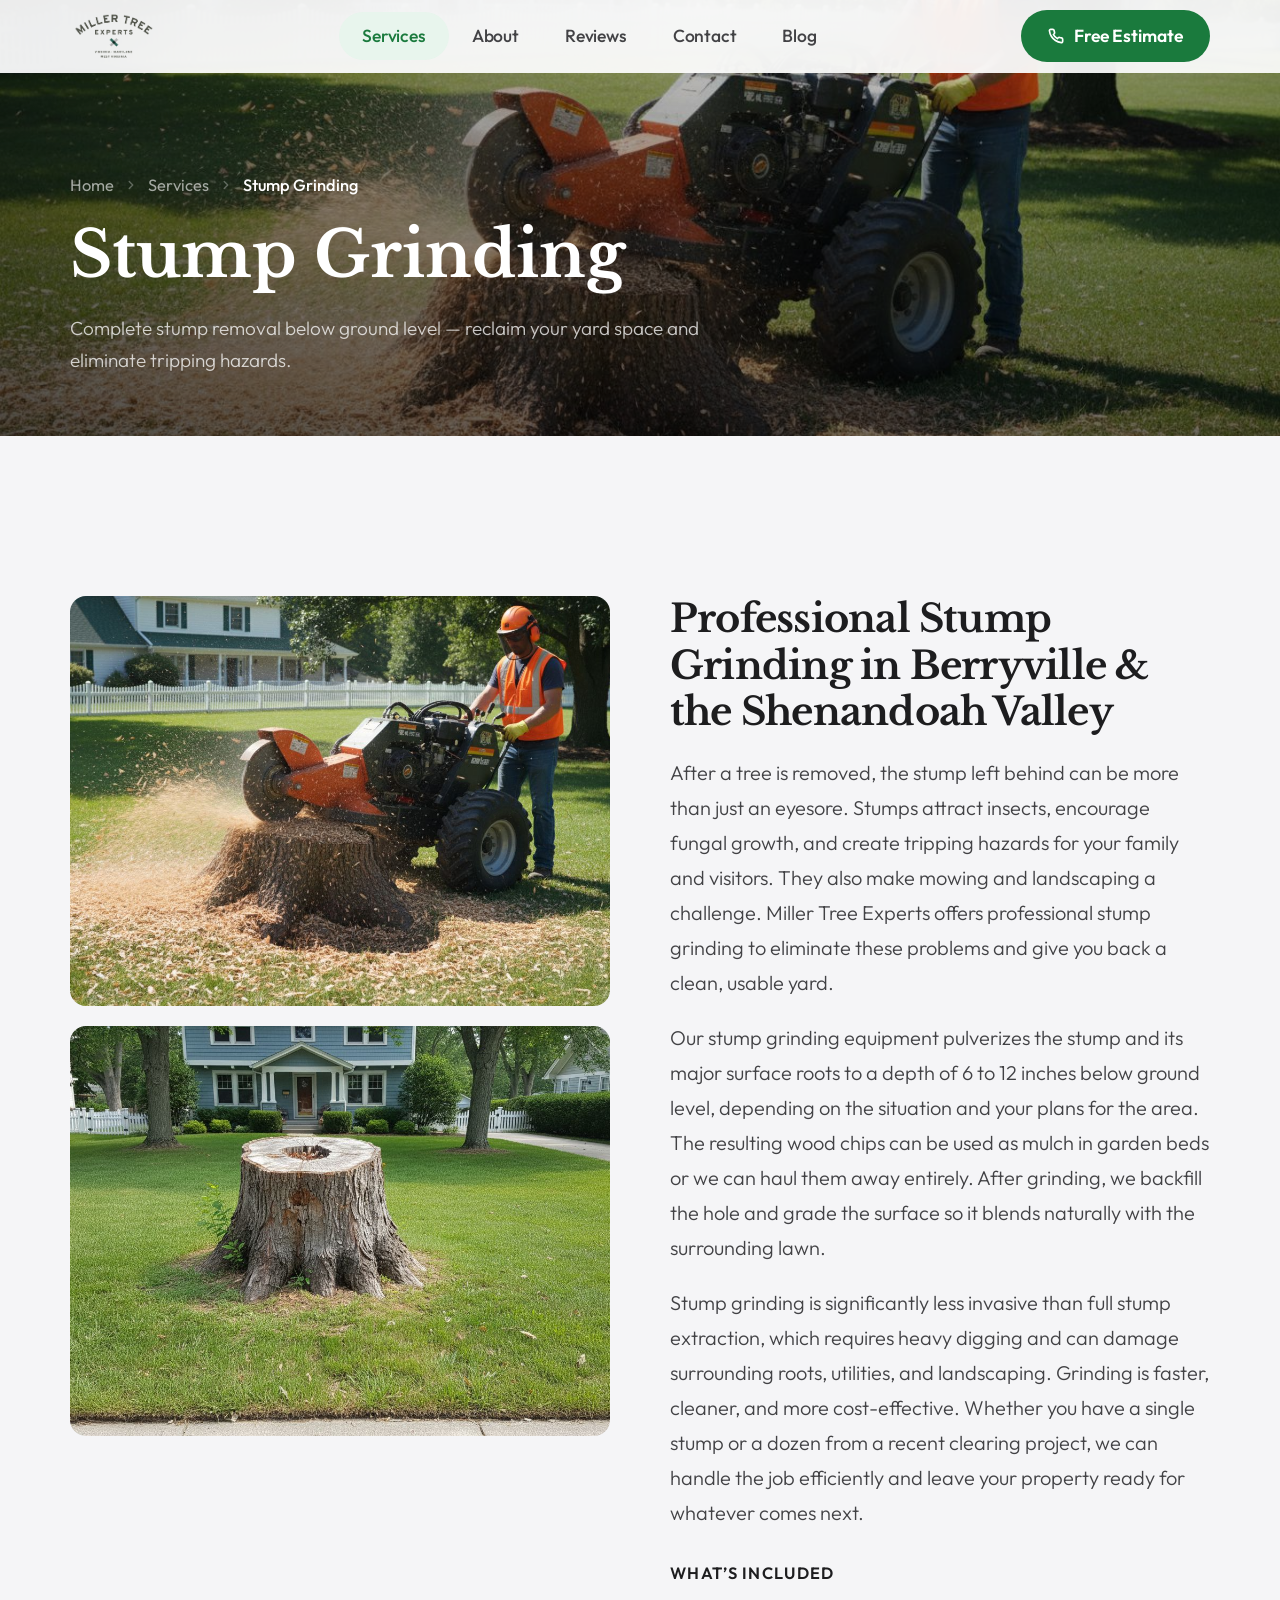
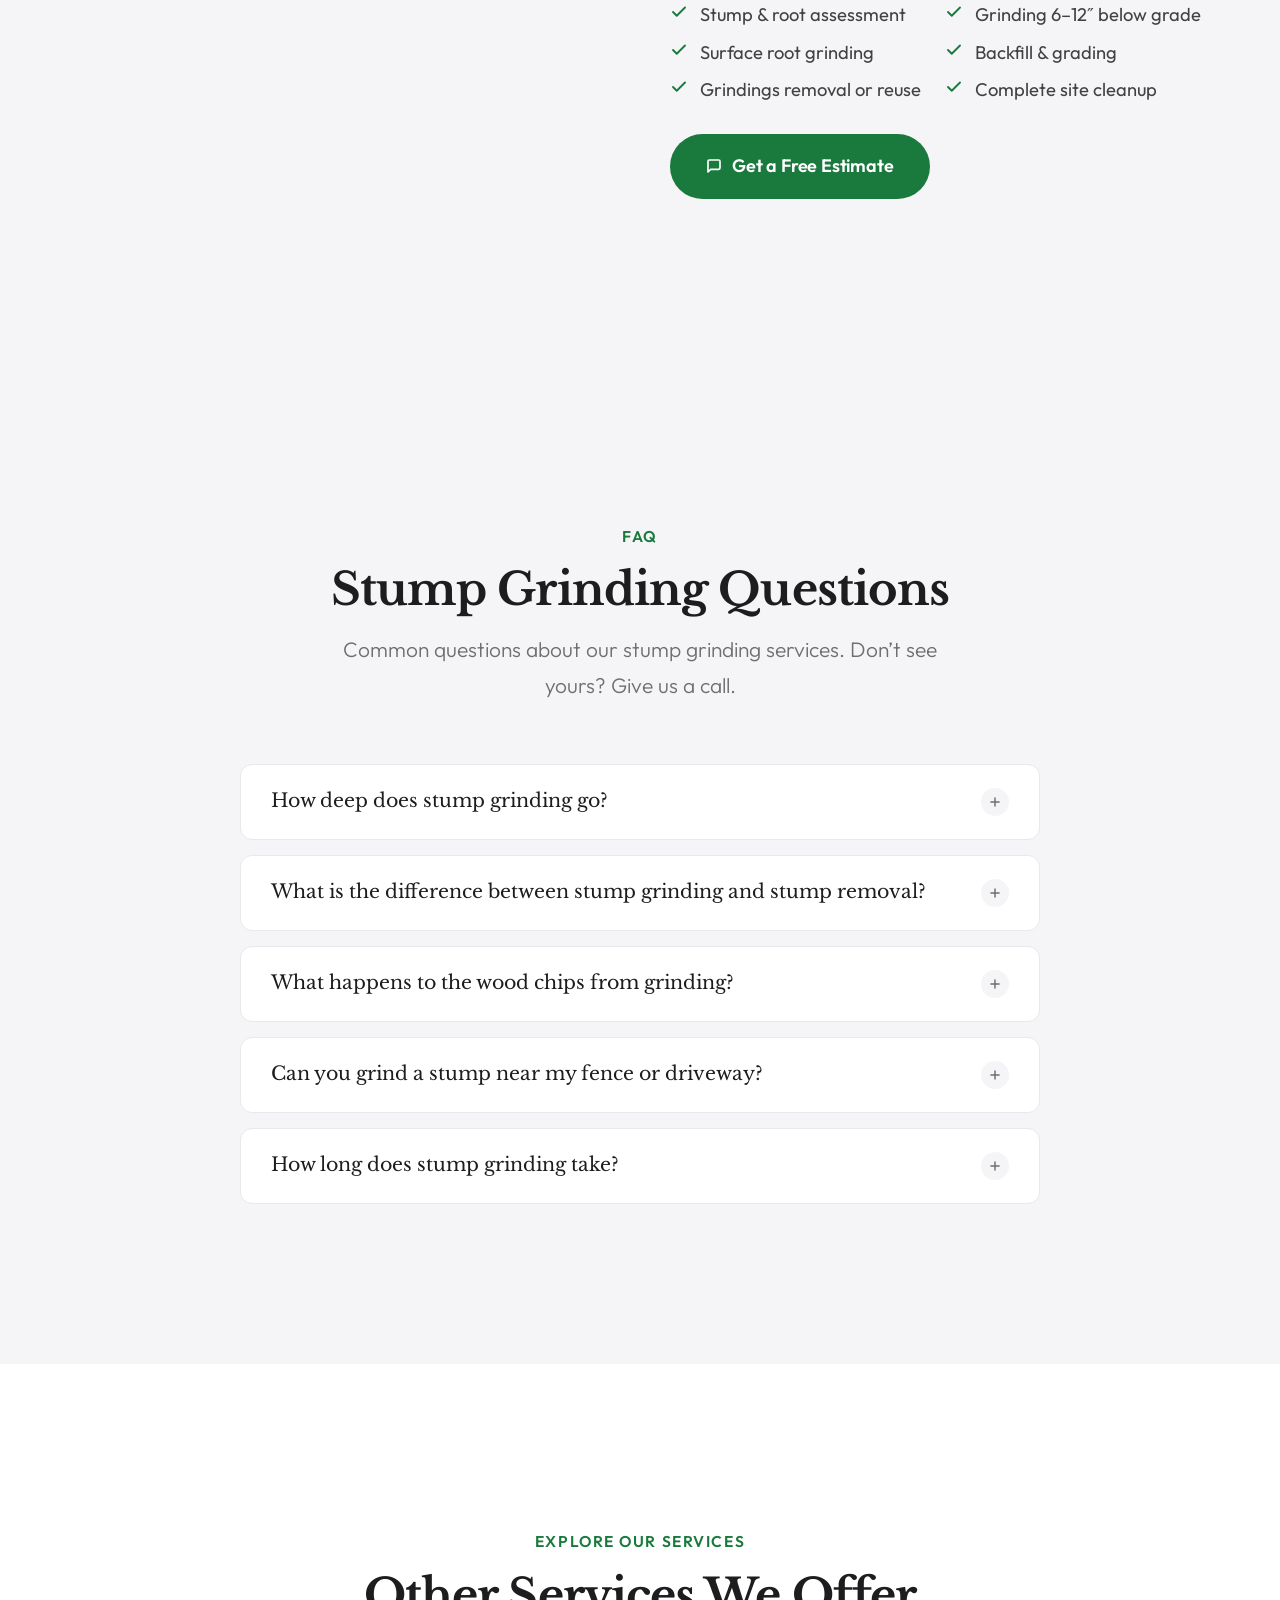
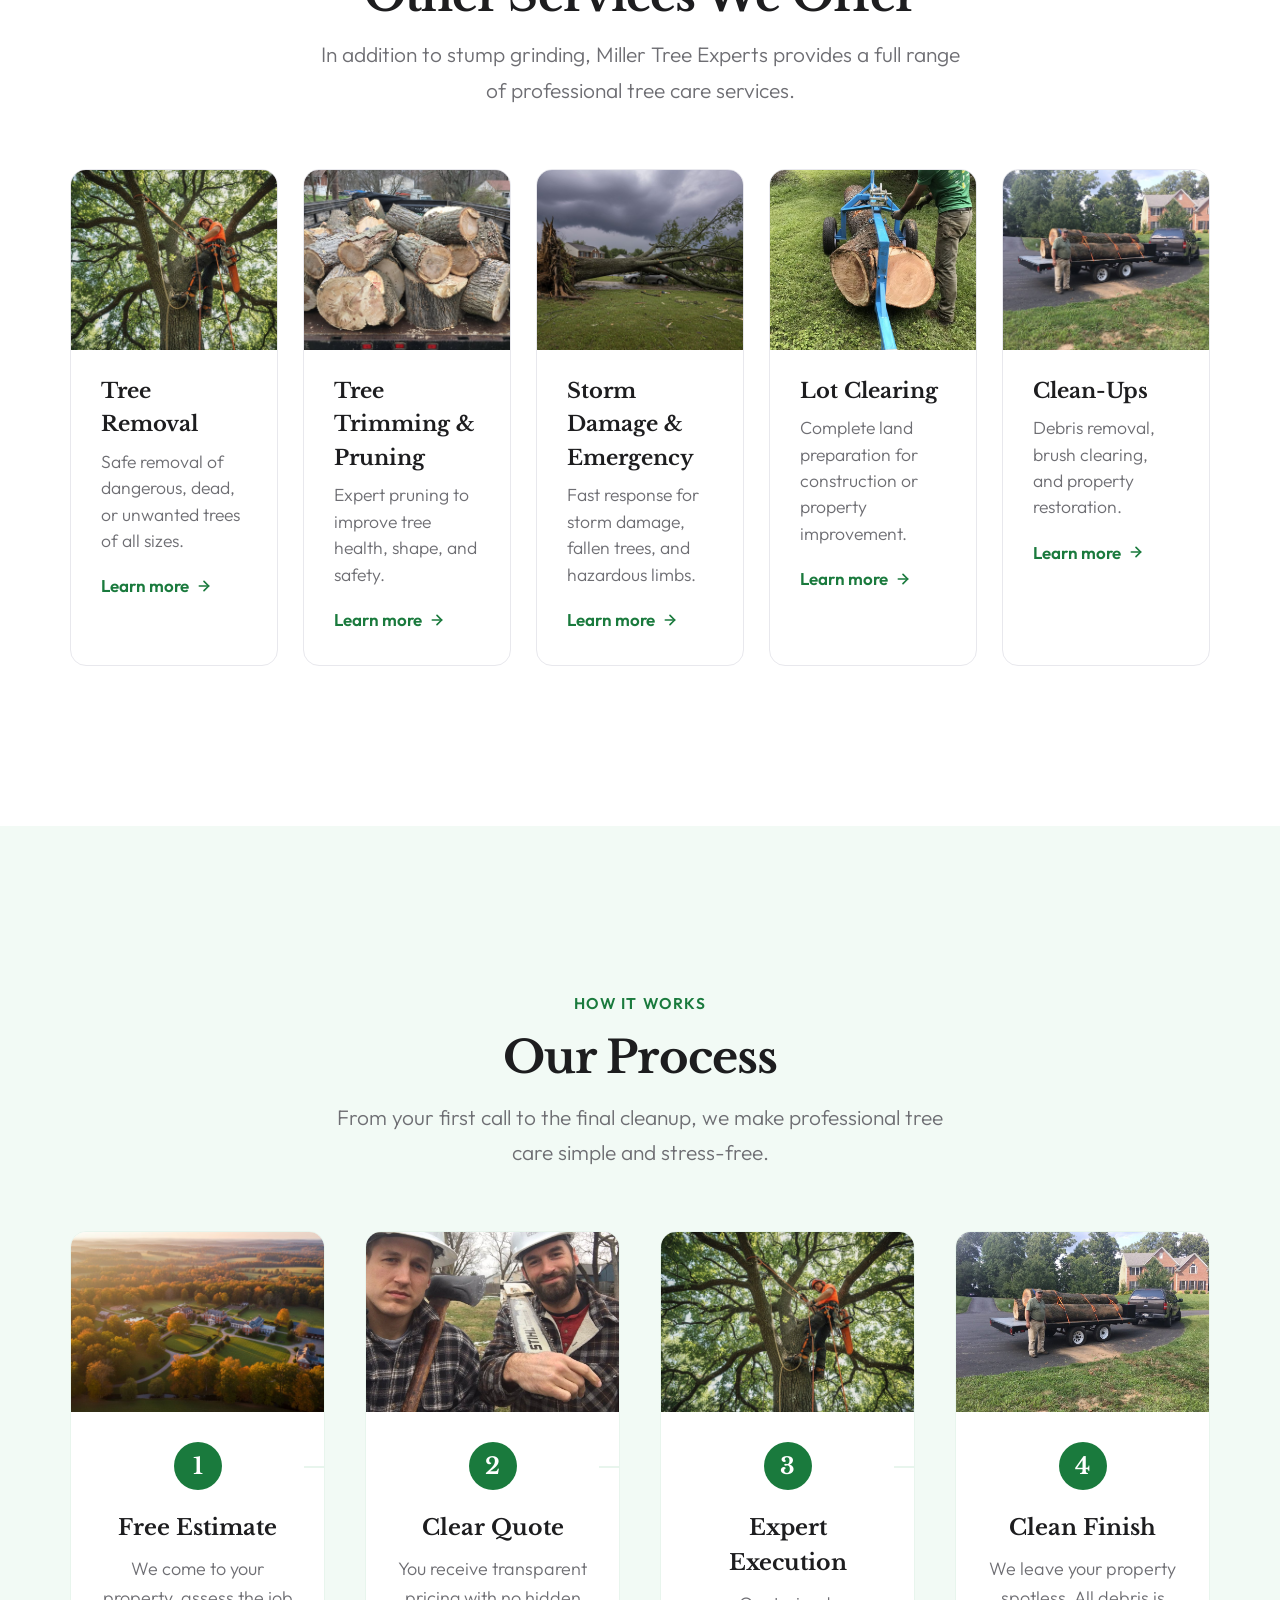
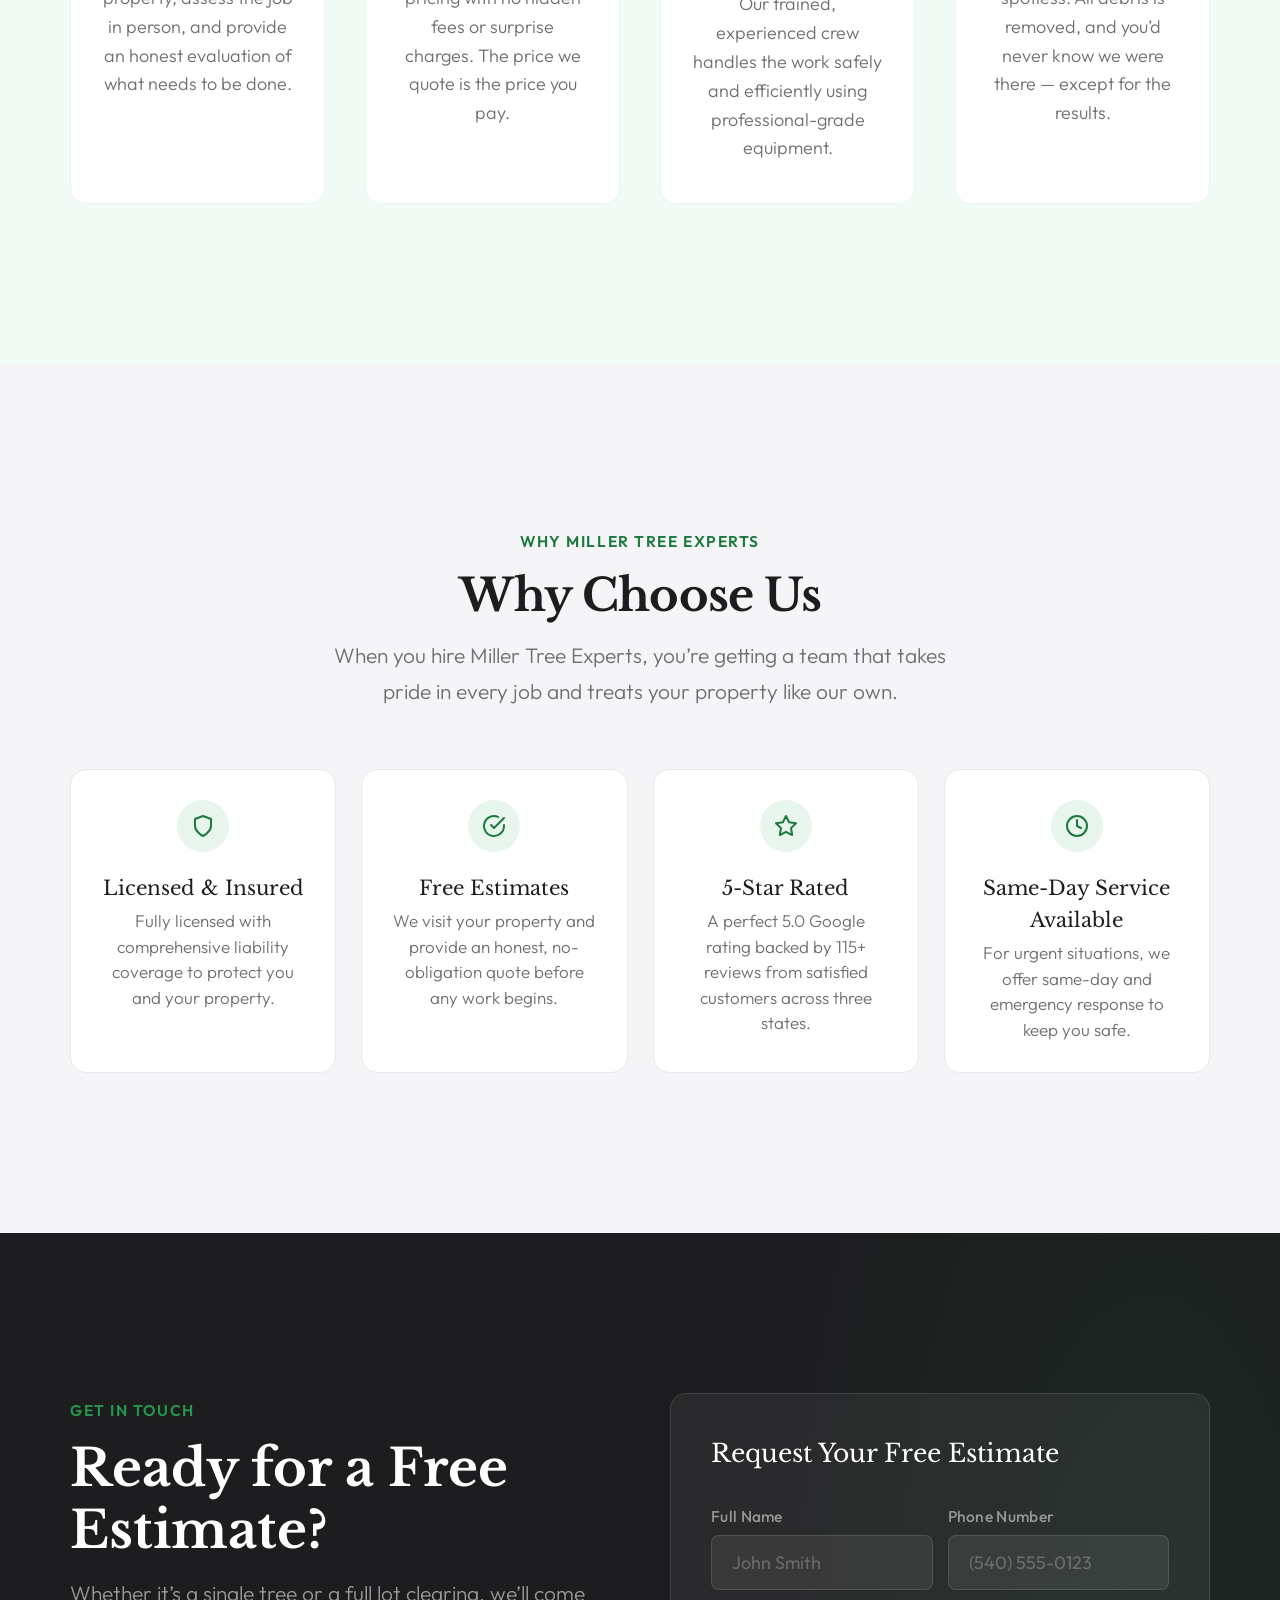
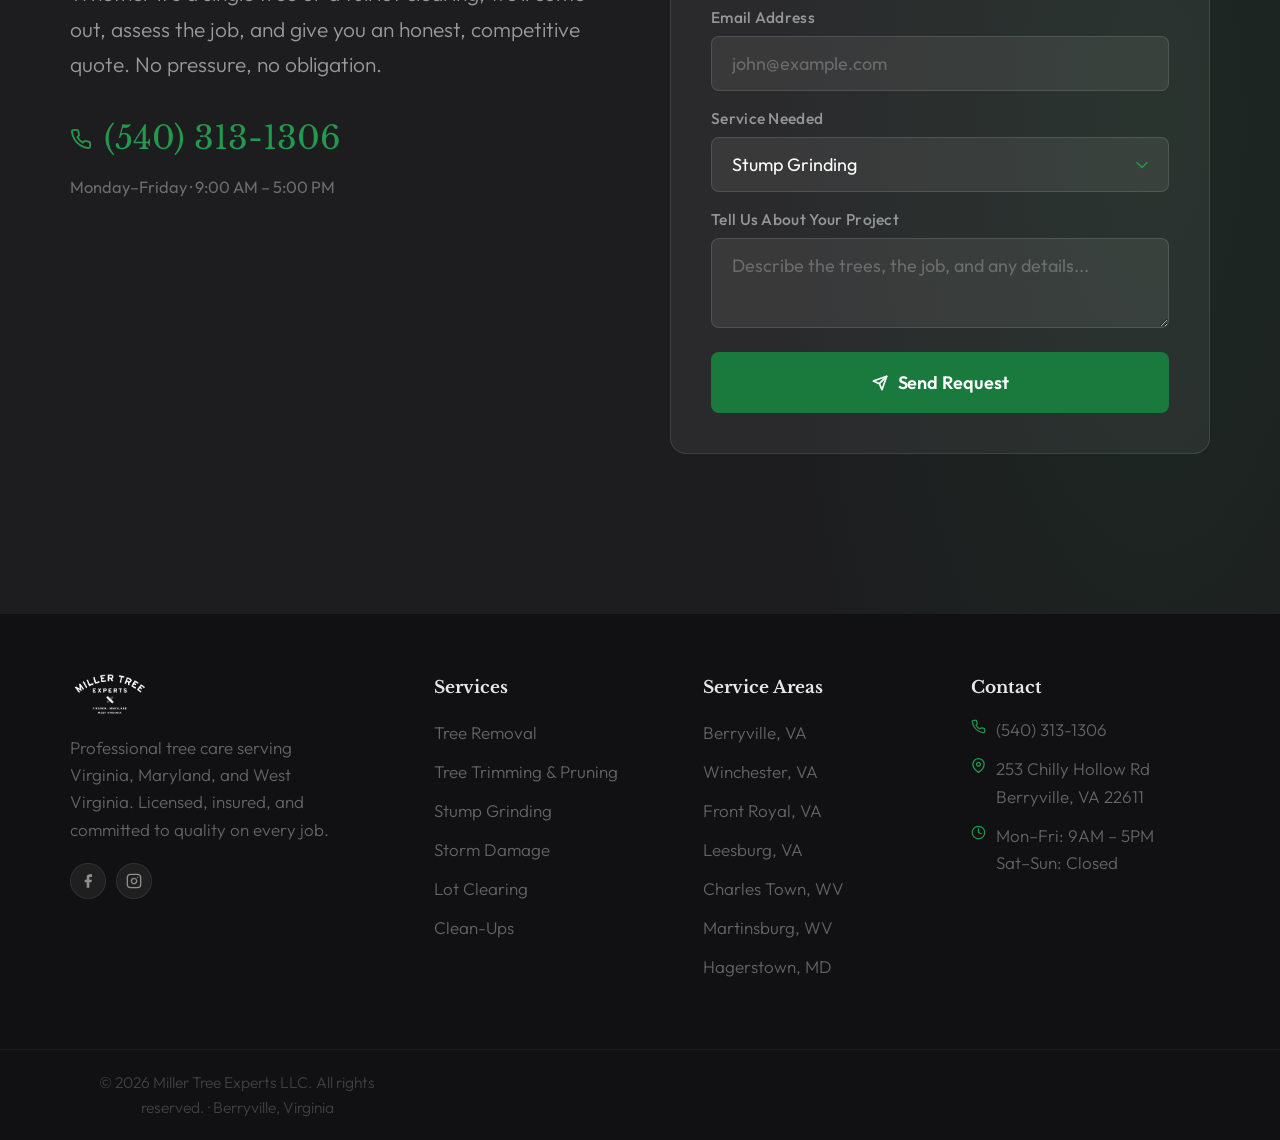
<file: prototype/stump-grinding.html>
<!DOCTYPE html>
<html lang="en">
<head>
    <meta charset="UTF-8">
    <meta name="viewport" content="width=device-width, initial-scale=1.0">
    <title>Stump Grinding Services | Miller Tree Experts | Berryville & Winchester VA</title>
    <meta name="description" content="Professional stump grinding in Berryville, Winchester & the Shenandoah Valley. Complete stump removal below ground level. Fast, clean, and affordable. Free estimates. Call (540) 313-1306.">
    <meta name="keywords" content="stump grinding berryville va, stump grinding winchester va, stump grinding near me, stump removal, tree stump grinding, stump grinding service virginia">
    <meta property="og:title" content="Stump Grinding Services | Miller Tree Experts | Berryville & Winchester VA">
    <meta property="og:description" content="Professional stump grinding in Berryville, Winchester & the Shenandoah Valley. Fast, clean, and affordable. Free estimates. Call (540) 313-1306.">
    <meta property="og:type" content="website">
    <meta property="og:url" content="https://millertreeexperts.com/services/stump-grinding">
    <meta property="og:image" content="https://millertreeexperts.com/og-image.jpg">
    <meta name="twitter:card" content="summary_large_image">
    <link rel="canonical" href="https://millertreeexperts.com/services/stump-grinding">

    <link rel="preconnect" href="https://fonts.googleapis.com">
    <link rel="preconnect" href="https://fonts.gstatic.com" crossorigin>
    <link href="https://fonts.googleapis.com/css2?family=Libre+Baskerville:ital,wght@0,400;0,700;1,400&family=Outfit:wght@300;400;500;600;700&display=swap" rel="stylesheet">

    <script type="application/ld+json">
    [
        {
            "@context": "https://schema.org",
            "@type": "Service",
            "name": "Stump Grinding",
            "description": "Complete stump removal below ground level to reclaim yard space, prevent regrowth, and eliminate tripping hazards.",
            "url": "https://millertreeexperts.com/services/stump-grinding",
            "provider": {
                "@type": "LocalBusiness",
                "name": "Miller Tree Experts LLC",
                "image": "https://millertreeexperts.com/logo.png",
                "telephone": "(540) 313-1306",
                "address": {
                    "@type": "PostalAddress",
                    "streetAddress": "253 Chilly Hollow Rd",
                    "addressLocality": "Berryville",
                    "addressRegion": "VA",
                    "postalCode": "22611",
                    "addressCountry": "US"
                },
                "geo": {
                    "@type": "GeoCoordinates",
                    "latitude": 39.1518,
                    "longitude": -77.9714
                },
                "url": "https://millertreeexperts.com",
                "sameAs": [
                    "https://www.facebook.com/millertreeexpert/",
                    "https://www.instagram.com/millertreeexperts/"
                ]
            },
            "areaServed": [
                {"@type": "State", "name": "Virginia"},
                {"@type": "State", "name": "Maryland"},
                {"@type": "State", "name": "West Virginia"}
            ],
            "offers": {
                "@type": "Offer",
                "price": "0",
                "priceCurrency": "USD",
                "description": "Free estimate"
            },
            "aggregateRating": {
                "@type": "AggregateRating",
                "ratingValue": "5.0",
                "reviewCount": "115",
                "bestRating": "5"
            }
        },
        {
            "@context": "https://schema.org",
            "@type": "BreadcrumbList",
            "itemListElement": [
                {
                    "@type": "ListItem",
                    "position": 1,
                    "name": "Home",
                    "item": "https://millertreeexperts.com/"
                },
                {
                    "@type": "ListItem",
                    "position": 2,
                    "name": "Services",
                    "item": "https://millertreeexperts.com/services"
                },
                {
                    "@type": "ListItem",
                    "position": 3,
                    "name": "Stump Grinding",
                    "item": "https://millertreeexperts.com/services/stump-grinding"
                }
            ]
        },
        {
            "@context": "https://schema.org",
            "@type": "FAQPage",
            "mainEntity": [
                {
                    "@type": "Question",
                    "name": "How deep does stump grinding go?",
                    "acceptedAnswer": {
                        "@type": "Answer",
                        "text": "We grind stumps to a depth of 6 to 12 inches below ground level, depending on the situation and your plans for the area. This is deep enough to allow replanting, landscaping, or sod installation."
                    }
                },
                {
                    "@type": "Question",
                    "name": "What is the difference between stump grinding and stump removal?",
                    "acceptedAnswer": {
                        "@type": "Answer",
                        "text": "Stump grinding pulverizes the stump and major surface roots below grade, leaving the deeper root system to decompose naturally. Full stump removal (extraction) involves heavy digging to pull the entire root ball, which is more invasive, more expensive, and can damage surrounding landscaping and utilities. Grinding is the preferred method for most residential properties."
                    }
                },
                {
                    "@type": "Question",
                    "name": "What happens to the wood chips from grinding?",
                    "acceptedAnswer": {
                        "@type": "Answer",
                        "text": "The grindings can be used as mulch in your garden beds or around plantings. We can also haul them away entirely if you prefer a completely clean area. After grinding, we backfill the hole and grade the surface."
                    }
                },
                {
                    "@type": "Question",
                    "name": "Can you grind a stump near my fence or driveway?",
                    "acceptedAnswer": {
                        "@type": "Answer",
                        "text": "Yes, we have equipment suited for tight spaces and can access stumps near fences, driveways, sidewalks, and foundations. We assess each situation during the estimate to determine the best approach."
                    }
                },
                {
                    "@type": "Question",
                    "name": "How long does stump grinding take?",
                    "acceptedAnswer": {
                        "@type": "Answer",
                        "text": "Most single stumps can be ground in under an hour. Larger stumps or multiple stumps may take longer. We provide a time estimate along with your quote."
                    }
                }
            ]
        }
    ]
    </script>

    <link rel="stylesheet" href="css/global.css">

    <!-- Component CSS -->
    <link rel="stylesheet" href="css/components/svc-detail.css">
    <link rel="stylesheet" href="css/components/faq.css">
    <link rel="stylesheet" href="css/components/other-services.css">
    <link rel="stylesheet" href="css/components/process.css">
    <link rel="stylesheet" href="css/components/why.css">
</head>

<body>

    <!-- NAV -->
    <header class="nav" role="banner">
        <div class="container">
            <a href="index-v2.html" class="nav__logo" aria-label="Miller Tree Experts - Home">
                <img src="images/miller-tree-logo.png" alt="Miller Tree Experts LLC logo" width="140" height="44">
            </a>
            <nav class="nav__links" aria-label="Main navigation">
                <a href="services.html" class="active">Services</a>
                <a href="about.html">About</a>
                <a href="reviews.html">Reviews</a>
                <a href="contact.html">Contact</a>
                <a href="blog.html">Blog</a>
            </nav>
            <div class="nav__cta">
                <a href="contact.html">
                    <svg viewBox="0 0 24 24" fill="none" stroke="currentColor" stroke-width="2.5" stroke-linecap="round" stroke-linejoin="round"><path d="M22 16.92v3a2 2 0 01-2.18 2 19.79 19.79 0 01-8.63-3.07 19.5 19.5 0 01-6-6 19.79 19.79 0 01-3.07-8.67A2 2 0 014.11 2h3a2 2 0 012 1.72c.127.96.361 1.903.7 2.81a2 2 0 01-.45 2.11L8.09 9.91a16 16 0 006 6l1.27-1.27a2 2 0 012.11-.45c.907.339 1.85.573 2.81.7A2 2 0 0122 16.92z"/></svg>
                    Free Estimate
                </a>
            </div>
            <button class="nav__toggle" aria-label="Toggle menu" aria-expanded="false">
                <span></span>
            </button>
        </div>
        <nav class="nav__mobile" aria-label="Mobile navigation">
            <div class="nav__mobile-inner">
                <a href="services.html">Services</a>
                <a href="about.html">About</a>
                <a href="reviews.html">Reviews</a>
                <a href="contact.html">Contact</a>
                <a href="blog.html">Blog</a>
                <a href="tel:5403131306" class="nav__mobile-phone">
                    <svg viewBox="0 0 24 24" fill="none" stroke="currentColor" stroke-width="2.5" stroke-linecap="round" stroke-linejoin="round" width="16" height="16"><path d="M22 16.92v3a2 2 0 01-2.18 2 19.79 19.79 0 01-8.63-3.07 19.5 19.5 0 01-6-6 19.79 19.79 0 01-3.07-8.67A2 2 0 014.11 2h3a2 2 0 012 1.72c.127.96.361 1.903.7 2.81a2 2 0 01-.45 2.11L8.09 9.91a16 16 0 006 6l1.27-1.27a2 2 0 012.11-.45c.907.339 1.85.573 2.81.7A2 2 0 0122 16.92z"/></svg>
                    (540) 313-1306
                </a>
            </div>
        </nav>
    </header>

    <main>

        <!-- PAGE HERO -->
        <section class="page-hero" aria-labelledby="page-hero-title">
            <div class="page-hero__image" role="presentation">
                <img src="images/generated/stump-grinding.jpg" alt="" aria-hidden="true">
            </div>
            <div class="page-hero__content">
                <div class="container">
                    <nav class="page-hero__breadcrumb" aria-label="Breadcrumb">
                        <a href="index-v2.html">Home</a>
                        <svg viewBox="0 0 24 24" fill="none" stroke="currentColor" stroke-width="2.5" stroke-linecap="round" stroke-linejoin="round"><polyline points="9 18 15 12 9 6"/></svg>
                        <a href="services.html">Services</a>
                        <svg viewBox="0 0 24 24" fill="none" stroke="currentColor" stroke-width="2.5" stroke-linecap="round" stroke-linejoin="round"><polyline points="9 18 15 12 9 6"/></svg>
                        <span>Stump Grinding</span>
                    </nav>
                    <h1 id="page-hero-title" class="page-hero__title">Stump Grinding</h1>
                    <p class="page-hero__subtitle">Complete stump removal below ground level &mdash; reclaim your yard space and eliminate tripping hazards.</p>
                </div>
            </div>
        </section>

        <!-- SERVICE DETAIL -->
        <section class="svc-detail" id="stump-grinding" aria-labelledby="svc-title">
            <div class="container">
                <div class="svc-detail__grid">
                    <div class="svc-detail__image reveal">
                        <div class="svc-detail__image-wrap">
                            <img src="images/generated/stump-grinding.jpg" alt="Stump grinding machine removing a tree stump below ground level on a residential property" loading="lazy">
                        </div>
                        <div class="svc-detail__image-wrap">
                            <img src="images/generated/stump-grinding-2.jpg" alt="Freshly ground tree stump with wood chips on a residential lawn" loading="lazy">
                        </div>
                    </div>
                    <div class="svc-detail__content reveal reveal-d2">
                        <h2 id="svc-title" class="svc-detail__title">Professional Stump Grinding in Berryville &amp; the Shenandoah Valley</h2>
                        <p class="svc-detail__text">After a tree is removed, the stump left behind can be more than just an eyesore. Stumps attract insects, encourage fungal growth, and create tripping hazards for your family and visitors. They also make mowing and landscaping a challenge. Miller Tree Experts offers professional stump grinding to eliminate these problems and give you back a clean, usable yard.</p>
                        <p class="svc-detail__text">Our stump grinding equipment pulverizes the stump and its major surface roots to a depth of 6 to 12 inches below ground level, depending on the situation and your plans for the area. The resulting wood chips can be used as mulch in garden beds or we can haul them away entirely. After grinding, we backfill the hole and grade the surface so it blends naturally with the surrounding lawn.</p>
                        <p class="svc-detail__text">Stump grinding is significantly less invasive than full stump extraction, which requires heavy digging and can damage surrounding roots, utilities, and landscaping. Grinding is faster, cleaner, and more cost-effective. Whether you have a single stump or a dozen from a recent clearing project, we can handle the job efficiently and leave your property ready for whatever comes next.</p>

                        <div class="svc-detail__includes-title">What&rsquo;s Included</div>
                        <ul class="svc-detail__includes">
                            <li>
                                <svg viewBox="0 0 24 24" fill="none" stroke="currentColor" stroke-width="2.5" stroke-linecap="round" stroke-linejoin="round"><polyline points="20 6 9 17 4 12"/></svg>
                                Stump &amp; root assessment
                            </li>
                            <li>
                                <svg viewBox="0 0 24 24" fill="none" stroke="currentColor" stroke-width="2.5" stroke-linecap="round" stroke-linejoin="round"><polyline points="20 6 9 17 4 12"/></svg>
                                Grinding 6&ndash;12&Prime; below grade
                            </li>
                            <li>
                                <svg viewBox="0 0 24 24" fill="none" stroke="currentColor" stroke-width="2.5" stroke-linecap="round" stroke-linejoin="round"><polyline points="20 6 9 17 4 12"/></svg>
                                Surface root grinding
                            </li>
                            <li>
                                <svg viewBox="0 0 24 24" fill="none" stroke="currentColor" stroke-width="2.5" stroke-linecap="round" stroke-linejoin="round"><polyline points="20 6 9 17 4 12"/></svg>
                                Backfill &amp; grading
                            </li>
                            <li>
                                <svg viewBox="0 0 24 24" fill="none" stroke="currentColor" stroke-width="2.5" stroke-linecap="round" stroke-linejoin="round"><polyline points="20 6 9 17 4 12"/></svg>
                                Grindings removal or reuse
                            </li>
                            <li>
                                <svg viewBox="0 0 24 24" fill="none" stroke="currentColor" stroke-width="2.5" stroke-linecap="round" stroke-linejoin="round"><polyline points="20 6 9 17 4 12"/></svg>
                                Complete site cleanup
                            </li>
                        </ul>

                        <a href="#contact" class="btn btn--primary">
                            <svg viewBox="0 0 24 24" fill="none" stroke="currentColor" stroke-width="2.5" stroke-linecap="round" stroke-linejoin="round"><path d="M21 15a2 2 0 01-2 2H7l-4 4V5a2 2 0 012-2h14a2 2 0 012 2z"/></svg>
                            Get a Free Estimate
                        </a>
                    </div>
                </div>
            </div>
        </section>

        <!-- FAQ SECTION -->
        <section class="faq-section" aria-labelledby="faq-title">
            <div class="container">
                <div class="section__header reveal">
                    <div class="section__eyebrow">FAQ</div>
                    <h2 id="faq-title" class="section__title">Stump Grinding Questions</h2>
                    <p class="section__desc">Common questions about our stump grinding services. Don&rsquo;t see yours? Give us a call.</p>
                </div>

                <div class="faq__list">
                    <div class="faq__item reveal reveal-d1">
                        <button class="faq__question" aria-expanded="false" aria-controls="faq-1">
                            How deep does stump grinding go?
                            <span class="faq__icon">
                                <svg viewBox="0 0 24 24" fill="none" stroke="currentColor" stroke-width="2.5" stroke-linecap="round" stroke-linejoin="round"><line x1="12" y1="5" x2="12" y2="19"/><line x1="5" y1="12" x2="19" y2="12"/></svg>
                            </span>
                        </button>
                        <div class="faq__answer" id="faq-1" role="region">
                            <div class="faq__answer-inner">
                                We grind stumps to a depth of 6 to 12 inches below ground level, depending on the situation and your plans for the area. This is deep enough to allow replanting, landscaping, or sod installation.
                            </div>
                        </div>
                    </div>

                    <div class="faq__item reveal reveal-d2">
                        <button class="faq__question" aria-expanded="false" aria-controls="faq-2">
                            What is the difference between stump grinding and stump removal?
                            <span class="faq__icon">
                                <svg viewBox="0 0 24 24" fill="none" stroke="currentColor" stroke-width="2.5" stroke-linecap="round" stroke-linejoin="round"><line x1="12" y1="5" x2="12" y2="19"/><line x1="5" y1="12" x2="19" y2="12"/></svg>
                            </span>
                        </button>
                        <div class="faq__answer" id="faq-2" role="region">
                            <div class="faq__answer-inner">
                                Stump grinding pulverizes the stump and major surface roots below grade, leaving the deeper root system to decompose naturally. Full stump removal (extraction) involves heavy digging to pull the entire root ball, which is more invasive, more expensive, and can damage surrounding landscaping and utilities. Grinding is the preferred method for most residential properties.
                            </div>
                        </div>
                    </div>

                    <div class="faq__item reveal reveal-d3">
                        <button class="faq__question" aria-expanded="false" aria-controls="faq-3">
                            What happens to the wood chips from grinding?
                            <span class="faq__icon">
                                <svg viewBox="0 0 24 24" fill="none" stroke="currentColor" stroke-width="2.5" stroke-linecap="round" stroke-linejoin="round"><line x1="12" y1="5" x2="12" y2="19"/><line x1="5" y1="12" x2="19" y2="12"/></svg>
                            </span>
                        </button>
                        <div class="faq__answer" id="faq-3" role="region">
                            <div class="faq__answer-inner">
                                The grindings can be used as mulch in your garden beds or around plantings. We can also haul them away entirely if you prefer a completely clean area. After grinding, we backfill the hole and grade the surface.
                            </div>
                        </div>
                    </div>

                    <div class="faq__item reveal reveal-d4">
                        <button class="faq__question" aria-expanded="false" aria-controls="faq-4">
                            Can you grind a stump near my fence or driveway?
                            <span class="faq__icon">
                                <svg viewBox="0 0 24 24" fill="none" stroke="currentColor" stroke-width="2.5" stroke-linecap="round" stroke-linejoin="round"><line x1="12" y1="5" x2="12" y2="19"/><line x1="5" y1="12" x2="19" y2="12"/></svg>
                            </span>
                        </button>
                        <div class="faq__answer" id="faq-4" role="region">
                            <div class="faq__answer-inner">
                                Yes, we have equipment suited for tight spaces and can access stumps near fences, driveways, sidewalks, and foundations. We assess each situation during the estimate to determine the best approach.
                            </div>
                        </div>
                    </div>

                    <div class="faq__item reveal reveal-d5">
                        <button class="faq__question" aria-expanded="false" aria-controls="faq-5">
                            How long does stump grinding take?
                            <span class="faq__icon">
                                <svg viewBox="0 0 24 24" fill="none" stroke="currentColor" stroke-width="2.5" stroke-linecap="round" stroke-linejoin="round"><line x1="12" y1="5" x2="12" y2="19"/><line x1="5" y1="12" x2="19" y2="12"/></svg>
                            </span>
                        </button>
                        <div class="faq__answer" id="faq-5" role="region">
                            <div class="faq__answer-inner">
                                Most single stumps can be ground in under an hour. Larger stumps or multiple stumps may take longer. We provide a time estimate along with your quote.
                            </div>
                        </div>
                    </div>
                </div>
            </div>
        </section>

        <!-- OTHER SERVICES -->
        <section class="section section--lg" id="other-services" aria-labelledby="other-svc-title">
            <div class="container">
                <div class="section__header reveal">
                    <div class="section__eyebrow">Explore Our Services</div>
                    <h2 id="other-svc-title" class="section__title">Other Services We Offer</h2>
                    <p class="section__desc">In addition to stump grinding, Miller Tree Experts provides a full range of professional tree care services.</p>
                </div>

                <div class="other-svc__grid">
                    <a href="tree-removal.html" class="other-svc__card reveal reveal-d1">
                        <div class="other-svc__img">
                            <img src="images/generated/tree-removal-action.jpg" alt="Safe removal of dangerous, dead, or unwanted trees" loading="lazy">
                        </div>
                        <div class="other-svc__body">
                            <h3 class="other-svc__title">Tree Removal</h3>
                            <p class="other-svc__desc">Safe removal of dangerous, dead, or unwanted trees of all sizes.</p>
                            <span class="other-svc__link">
                                Learn more
                                <svg viewBox="0 0 24 24" fill="none" stroke="currentColor" stroke-width="2.5" stroke-linecap="round" stroke-linejoin="round"><line x1="5" y1="12" x2="19" y2="12"/><polyline points="12 5 19 12 12 19"/></svg>
                            </span>
                        </div>
                    </a>

                    <a href="tree-trimming.html" class="other-svc__card reveal reveal-d2">
                        <div class="other-svc__img">
                            <img src="images/yelp-tree-service-1.jpg" alt="Expert tree trimming and pruning services" loading="lazy">
                        </div>
                        <div class="other-svc__body">
                            <h3 class="other-svc__title">Tree Trimming &amp; Pruning</h3>
                            <p class="other-svc__desc">Expert pruning to improve tree health, shape, and safety.</p>
                            <span class="other-svc__link">
                                Learn more
                                <svg viewBox="0 0 24 24" fill="none" stroke="currentColor" stroke-width="2.5" stroke-linecap="round" stroke-linejoin="round"><line x1="5" y1="12" x2="19" y2="12"/><polyline points="12 5 19 12 12 19"/></svg>
                            </span>
                        </div>
                    </a>

                    <a href="storm-damage.html" class="other-svc__card reveal reveal-d3">
                        <div class="other-svc__img">
                            <img src="images/generated/storm-damage-2.jpg" alt="Emergency storm damage tree removal" loading="lazy">
                        </div>
                        <div class="other-svc__body">
                            <h3 class="other-svc__title">Storm Damage &amp; Emergency</h3>
                            <p class="other-svc__desc">Fast response for storm damage, fallen trees, and hazardous limbs.</p>
                            <span class="other-svc__link">
                                Learn more
                                <svg viewBox="0 0 24 24" fill="none" stroke="currentColor" stroke-width="2.5" stroke-linecap="round" stroke-linejoin="round"><line x1="5" y1="12" x2="19" y2="12"/><polyline points="12 5 19 12 12 19"/></svg>
                            </span>
                        </div>
                    </a>

                    <a href="lot-clearing.html" class="other-svc__card reveal reveal-d4">
                        <div class="other-svc__img">
                            <img src="images/yelp-tree-service-3.jpg" alt="Professional lot clearing and land preparation" loading="lazy">
                        </div>
                        <div class="other-svc__body">
                            <h3 class="other-svc__title">Lot Clearing</h3>
                            <p class="other-svc__desc">Complete land preparation for construction or property improvement.</p>
                            <span class="other-svc__link">
                                Learn more
                                <svg viewBox="0 0 24 24" fill="none" stroke="currentColor" stroke-width="2.5" stroke-linecap="round" stroke-linejoin="round"><line x1="5" y1="12" x2="19" y2="12"/><polyline points="12 5 19 12 12 19"/></svg>
                            </span>
                        </div>
                    </a>

                    <a href="clean-ups.html" class="other-svc__card reveal reveal-d5">
                        <div class="other-svc__img">
                            <img src="images/yelp-tree-service-7.jpg" alt="Property clean-up and debris removal services" loading="lazy">
                        </div>
                        <div class="other-svc__body">
                            <h3 class="other-svc__title">Clean-Ups</h3>
                            <p class="other-svc__desc">Debris removal, brush clearing, and property restoration.</p>
                            <span class="other-svc__link">
                                Learn more
                                <svg viewBox="0 0 24 24" fill="none" stroke="currentColor" stroke-width="2.5" stroke-linecap="round" stroke-linejoin="round"><line x1="5" y1="12" x2="19" y2="12"/><polyline points="12 5 19 12 12 19"/></svg>
                            </span>
                        </div>
                    </a>
                </div>
            </div>
        </section>

        <!-- OUR PROCESS -->
        <section class="section section--lg section--green-wash" id="process" aria-labelledby="process-title">
            <div class="container">
                <div class="section__header reveal">
                    <div class="section__eyebrow">How It Works</div>
                    <h2 id="process-title" class="section__title">Our Process</h2>
                    <p class="section__desc">From your first call to the final cleanup, we make professional tree care simple and stress-free.</p>
                </div>

                <div class="process__grid">
                    <div class="process__step reveal reveal-d1">
                        <img src="images/generated/property-trees.jpg" alt="Aerial view of Shenandoah Valley property surrounded by mature trees" class="process__step-image" loading="lazy">
                        <div class="process__step-body">
                            <div class="process__step-number">1</div>
                            <h3 class="process__step-title">Free Estimate</h3>
                            <p class="process__step-desc">We come to your property, assess the job in person, and provide an honest evaluation of what needs to be done.</p>
                        </div>
                        <div class="process__connector"></div>
                    </div>
                    <div class="process__step reveal reveal-d2">
                        <img src="images/yelp-tree-service-4.jpg" alt="Miller Tree Experts crew members ready to work with professional equipment" class="process__step-image" loading="lazy">
                        <div class="process__step-body">
                            <div class="process__step-number">2</div>
                            <h3 class="process__step-title">Clear Quote</h3>
                            <p class="process__step-desc">You receive transparent pricing with no hidden fees or surprise charges. The price we quote is the price you pay.</p>
                        </div>
                        <div class="process__connector"></div>
                    </div>
                    <div class="process__step reveal reveal-d3">
                        <img src="images/generated/tree-removal-action.jpg" alt="Professional arborist performing expert tree work with climbing gear" class="process__step-image" loading="lazy">
                        <div class="process__step-body">
                            <div class="process__step-number">3</div>
                            <h3 class="process__step-title">Expert Execution</h3>
                            <p class="process__step-desc">Our trained, experienced crew handles the work safely and efficiently using professional-grade equipment.</p>
                        </div>
                        <div class="process__connector"></div>
                    </div>
                    <div class="process__step reveal reveal-d4">
                        <img src="images/yelp-tree-service-7.jpg" alt="Completed tree removal job with logs hauled away on trailer" class="process__step-image" loading="lazy">
                        <div class="process__step-body">
                            <div class="process__step-number">4</div>
                            <h3 class="process__step-title">Clean Finish</h3>
                            <p class="process__step-desc">We leave your property spotless. All debris is removed, and you&rsquo;d never know we were there &mdash; except for the results.</p>
                        </div>
                    </div>
                </div>
            </div>
        </section>

        <!-- WHY CHOOSE US -->
        <section class="section section--lg section--gray" id="why-us" aria-labelledby="why-title">
            <div class="container">
                <div class="section__header reveal">
                    <div class="section__eyebrow">Why Miller Tree Experts</div>
                    <h2 id="why-title" class="section__title">Why Choose Us</h2>
                    <p class="section__desc">When you hire Miller Tree Experts, you&rsquo;re getting a team that takes pride in every job and treats your property like our own.</p>
                </div>

                <div class="why__grid">
                    <div class="why__item reveal reveal-d1">
                        <div class="why__icon">
                            <svg viewBox="0 0 24 24" fill="none" stroke="currentColor" stroke-width="2" stroke-linecap="round" stroke-linejoin="round"><path d="M12 22s8-4 8-10V5l-8-3-8 3v7c0 6 8 10 8 10z"/></svg>
                        </div>
                        <div>
                            <div class="why__title">Licensed &amp; Insured</div>
                            <div class="why__desc">Fully licensed with comprehensive liability coverage to protect you and your property.</div>
                        </div>
                    </div>
                    <div class="why__item reveal reveal-d2">
                        <div class="why__icon">
                            <svg viewBox="0 0 24 24" fill="none" stroke="currentColor" stroke-width="2" stroke-linecap="round" stroke-linejoin="round"><path d="M22 11.08V12a10 10 0 11-5.93-9.14"/><polyline points="22 4 12 14.01 9 11.01"/></svg>
                        </div>
                        <div>
                            <div class="why__title">Free Estimates</div>
                            <div class="why__desc">We visit your property and provide an honest, no-obligation quote before any work begins.</div>
                        </div>
                    </div>
                    <div class="why__item reveal reveal-d3">
                        <div class="why__icon">
                            <svg viewBox="0 0 24 24" fill="none" stroke="currentColor" stroke-width="2" stroke-linecap="round" stroke-linejoin="round"><path d="M12 2l3.09 6.26L22 9.27l-5 4.87 1.18 6.88L12 17.77l-6.18 3.25L7 14.14 2 9.27l6.91-1.01L12 2z"/></svg>
                        </div>
                        <div>
                            <div class="why__title">5-Star Rated</div>
                            <div class="why__desc">A perfect 5.0 Google rating backed by 115+ reviews from satisfied customers across three states.</div>
                        </div>
                    </div>
                    <div class="why__item reveal reveal-d4">
                        <div class="why__icon">
                            <svg viewBox="0 0 24 24" fill="none" stroke="currentColor" stroke-width="2" stroke-linecap="round" stroke-linejoin="round"><circle cx="12" cy="12" r="10"/><polyline points="12 6 12 12 16 14"/></svg>
                        </div>
                        <div>
                            <div class="why__title">Same-Day Service Available</div>
                            <div class="why__desc">For urgent situations, we offer same-day and emergency response to keep you safe.</div>
                        </div>
                    </div>
                </div>
            </div>
        </section>

        <!-- CTA -->
        <section class="cta" id="contact" aria-labelledby="cta-title">
            <div class="container">
                <div class="reveal">
                    <div class="section__eyebrow" style="color: var(--green-light);">Get In Touch</div>
                    <h2 id="cta-title" class="cta__title">Ready for a Free Estimate?</h2>
                    <p class="cta__text">Whether it&rsquo;s a single tree or a full lot clearing, we&rsquo;ll come out, assess the job, and give you an honest, competitive quote. No pressure, no obligation.</p>
                    <a href="tel:5403131306" class="cta__phone">
                        <svg viewBox="0 0 24 24" fill="none" stroke="currentColor" stroke-width="2" stroke-linecap="round" stroke-linejoin="round"><path d="M22 16.92v3a2 2 0 01-2.18 2 19.79 19.79 0 01-8.63-3.07 19.5 19.5 0 01-6-6 19.79 19.79 0 01-3.07-8.67A2 2 0 014.11 2h3a2 2 0 012 1.72c.127.96.361 1.903.7 2.81a2 2 0 01-.45 2.11L8.09 9.91a16 16 0 006 6l1.27-1.27a2 2 0 012.11-.45c.907.339 1.85.573 2.81.7A2 2 0 0122 16.92z"/></svg>
                        (540) 313-1306
                    </a>
                    <div class="cta__hours">Monday&ndash;Friday &middot; 9:00 AM &ndash; 5:00 PM</div>
                </div>

                <div class="cta__form reveal">
                    <div class="cta__form-title">Request Your Free Estimate</div>
                    <form action="#" method="POST" aria-label="Free estimate request form">
                        <div class="form-row">
                            <div class="form-group">
                                <label for="name">Full Name</label>
                                <input type="text" id="name" name="name" placeholder="John Smith" required>
                            </div>
                            <div class="form-group">
                                <label for="phone">Phone Number</label>
                                <input type="tel" id="phone" name="phone" placeholder="(540) 555-0123" required>
                            </div>
                        </div>
                        <div class="form-group">
                            <label for="email">Email Address</label>
                            <input type="email" id="email" name="email" placeholder="john@example.com">
                        </div>
                        <div class="form-group">
                            <label for="service">Service Needed</label>
                            <select id="service" name="service" required>
                                <option value="" disabled>Select a service...</option>
                                <option value="tree-removal">Tree Removal</option>
                                <option value="tree-trimming">Tree Trimming &amp; Pruning</option>
                                <option value="stump-grinding" selected>Stump Grinding</option>
                                <option value="storm-damage">Storm Damage &amp; Emergency</option>
                                <option value="lot-clearing">Lot Clearing</option>
                                <option value="clean-up">Clean-Up</option>
                                <option value="other">Other</option>
                            </select>
                        </div>
                        <div class="form-group">
                            <label for="message">Tell Us About Your Project</label>
                            <textarea id="message" name="message" placeholder="Describe the trees, the job, and any details..."></textarea>
                        </div>
                        <button type="submit" class="btn btn--primary">
                            <svg viewBox="0 0 24 24" fill="none" stroke="currentColor" stroke-width="2.5" stroke-linecap="round" stroke-linejoin="round"><line x1="22" y1="2" x2="11" y2="13"/><polygon points="22 2 15 22 11 13 2 9 22 2"/></svg>
                            Send Request
                        </button>
                    </form>
                </div>
            </div>
        </section>

    </main>

    <!-- FOOTER -->
    <footer class="footer" role="contentinfo">
        <div class="container">
            <div class="footer__brand">
                <img src="images/miller-tree-logo.png" alt="Miller Tree Experts LLC" width="140" height="44">
                <p class="footer__brand-text">Professional tree care serving Virginia, Maryland, and West Virginia. Licensed, insured, and committed to quality on every job.</p>
                <div class="footer__social">
                    <a href="https://www.facebook.com/millertreeexpert/" target="_blank" rel="noopener noreferrer" aria-label="Follow us on Facebook">
                        <svg viewBox="0 0 24 24" fill="currentColor"><path d="M18 2h-3a5 5 0 00-5 5v3H7v4h3v8h4v-8h3l1-4h-4V7a1 1 0 011-1h3z"/></svg>
                    </a>
                    <a href="https://www.instagram.com/millertreeexperts/" target="_blank" rel="noopener noreferrer" aria-label="Follow us on Instagram">
                        <svg viewBox="0 0 24 24" fill="none" stroke="currentColor" stroke-width="2" stroke-linecap="round" stroke-linejoin="round"><rect x="2" y="2" width="20" height="20" rx="5" ry="5"/><path d="M16 11.37A4 4 0 1112.63 8 4 4 0 0116 11.37z"/><line x1="17.5" y1="6.5" x2="17.51" y2="6.5"/></svg>
                    </a>
                </div>
            </div>

            <div class="footer__col">
                <h3 class="footer__col-title">Services</h3>
                <ul>
                    <li><a href="tree-removal.html">Tree Removal</a></li>
                    <li><a href="tree-trimming.html">Tree Trimming &amp; Pruning</a></li>
                    <li><a href="stump-grinding.html">Stump Grinding</a></li>
                    <li><a href="storm-damage.html">Storm Damage</a></li>
                    <li><a href="lot-clearing.html">Lot Clearing</a></li>
                    <li><a href="clean-ups.html">Clean-Ups</a></li>
                </ul>
            </div>

            <div class="footer__col">
                <h3 class="footer__col-title">Service Areas</h3>
                <ul>
                    <li><a href="index-v2.html#areas">Berryville, VA</a></li>
                    <li><a href="index-v2.html#areas">Winchester, VA</a></li>
                    <li><a href="index-v2.html#areas">Front Royal, VA</a></li>
                    <li><a href="index-v2.html#areas">Leesburg, VA</a></li>
                    <li><a href="index-v2.html#areas">Charles Town, WV</a></li>
                    <li><a href="index-v2.html#areas">Martinsburg, WV</a></li>
                    <li><a href="index-v2.html#areas">Hagerstown, MD</a></li>
                </ul>
            </div>

            <div class="footer__col">
                <h3 class="footer__col-title">Contact</h3>
                <div class="footer__contact-item">
                    <svg viewBox="0 0 24 24" fill="none" stroke="currentColor" stroke-width="2" stroke-linecap="round" stroke-linejoin="round"><path d="M22 16.92v3a2 2 0 01-2.18 2 19.79 19.79 0 01-8.63-3.07 19.5 19.5 0 01-6-6 19.79 19.79 0 01-3.07-8.67A2 2 0 014.11 2h3a2 2 0 012 1.72c.127.96.361 1.903.7 2.81a2 2 0 01-.45 2.11L8.09 9.91a16 16 0 006 6l1.27-1.27a2 2 0 012.11-.45c.907.339 1.85.573 2.81.7A2 2 0 0122 16.92z"/></svg>
                    <a href="tel:5403131306">(540) 313-1306</a>
                </div>
                <div class="footer__contact-item">
                    <svg viewBox="0 0 24 24" fill="none" stroke="currentColor" stroke-width="2" stroke-linecap="round" stroke-linejoin="round"><path d="M21 10c0 7-9 13-9 13s-9-6-9-13a9 9 0 0118 0z"/><circle cx="12" cy="10" r="3"/></svg>
                    <span>253 Chilly Hollow Rd<br>Berryville, VA 22611</span>
                </div>
                <div class="footer__contact-item">
                    <svg viewBox="0 0 24 24" fill="none" stroke="currentColor" stroke-width="2" stroke-linecap="round" stroke-linejoin="round"><circle cx="12" cy="12" r="10"/><polyline points="12 6 12 12 16 14"/></svg>
                    <span>Mon&ndash;Fri: 9AM &ndash; 5PM<br>Sat&ndash;Sun: Closed</span>
                </div>
            </div>
        </div>

        <div class="footer__bottom">
            <div class="container">
                &copy; 2026 Miller Tree Experts LLC. All rights reserved. &middot; Berryville, Virginia
            </div>
        </div>
    </footer>

    <script>
        // Scroll reveal
        const revealEls = document.querySelectorAll('.reveal');
        const observer = new IntersectionObserver((entries) => {
            entries.forEach(entry => {
                if (entry.isIntersecting) {
                    entry.target.classList.add('visible');
                    observer.unobserve(entry.target);
                }
            });
        }, { threshold: 0.08, rootMargin: '0px 0px -30px 0px' });
        revealEls.forEach(el => observer.observe(el));

        // Sticky nav
        const nav = document.querySelector('.nav');
        window.addEventListener('scroll', () => {
            nav.classList.toggle('scrolled', window.scrollY > 20);
        }, { passive: true });

        // Mobile nav
        const toggle = document.querySelector('.nav__toggle');
        const mobileNav = document.querySelector('.nav__mobile');
        toggle.addEventListener('click', () => {
            const isOpen = mobileNav.classList.toggle('open');
            toggle.classList.toggle('active');
            toggle.setAttribute('aria-expanded', isOpen);
        });
        mobileNav.querySelectorAll('a').forEach(link => {
            link.addEventListener('click', () => {
                mobileNav.classList.remove('open');
                toggle.classList.remove('active');
                toggle.setAttribute('aria-expanded', 'false');
            });
        });
        // Close mobile menu when clicking outside
        document.addEventListener('click', (e) => {
            if (!e.target.closest('.nav') && mobileNav.classList.contains('open')) {
                mobileNav.classList.remove('open');
                toggle.classList.remove('active');
                toggle.setAttribute('aria-expanded', 'false');
            }
        });

        // Smooth scroll for anchor links
        document.querySelectorAll('a[href^="#"]').forEach(anchor => {
            anchor.addEventListener('click', function (e) {
                const target = document.querySelector(this.getAttribute('href'));
                if (target) {
                    e.preventDefault();
                    const navHeight = document.querySelector('.nav').offsetHeight;
                    const targetPos = target.getBoundingClientRect().top + window.pageYOffset - navHeight;
                    window.scrollTo({ top: targetPos, behavior: 'smooth' });
                }
            });
        });

        // FAQ Accordion
        const faqItems = document.querySelectorAll('.faq__item');

        faqItems.forEach(item => {
            const question = item.querySelector('.faq__question');
            const answer = item.querySelector('.faq__answer');
            const inner = answer.querySelector('.faq__answer-inner');

            question.addEventListener('click', () => {
                const isActive = item.classList.contains('active');

                // Close all other items
                faqItems.forEach(otherItem => {
                    if (otherItem !== item && otherItem.classList.contains('active')) {
                        otherItem.classList.remove('active');
                        otherItem.querySelector('.faq__question').setAttribute('aria-expanded', 'false');
                        otherItem.querySelector('.faq__answer').style.maxHeight = '0';
                    }
                });

                // Toggle current item
                if (isActive) {
                    item.classList.remove('active');
                    question.setAttribute('aria-expanded', 'false');
                    answer.style.maxHeight = '0';
                } else {
                    item.classList.add('active');
                    question.setAttribute('aria-expanded', 'true');
                    answer.style.maxHeight = inner.scrollHeight + 'px';
                }
            });
        });
    </script>

</body>
</html>
</file>
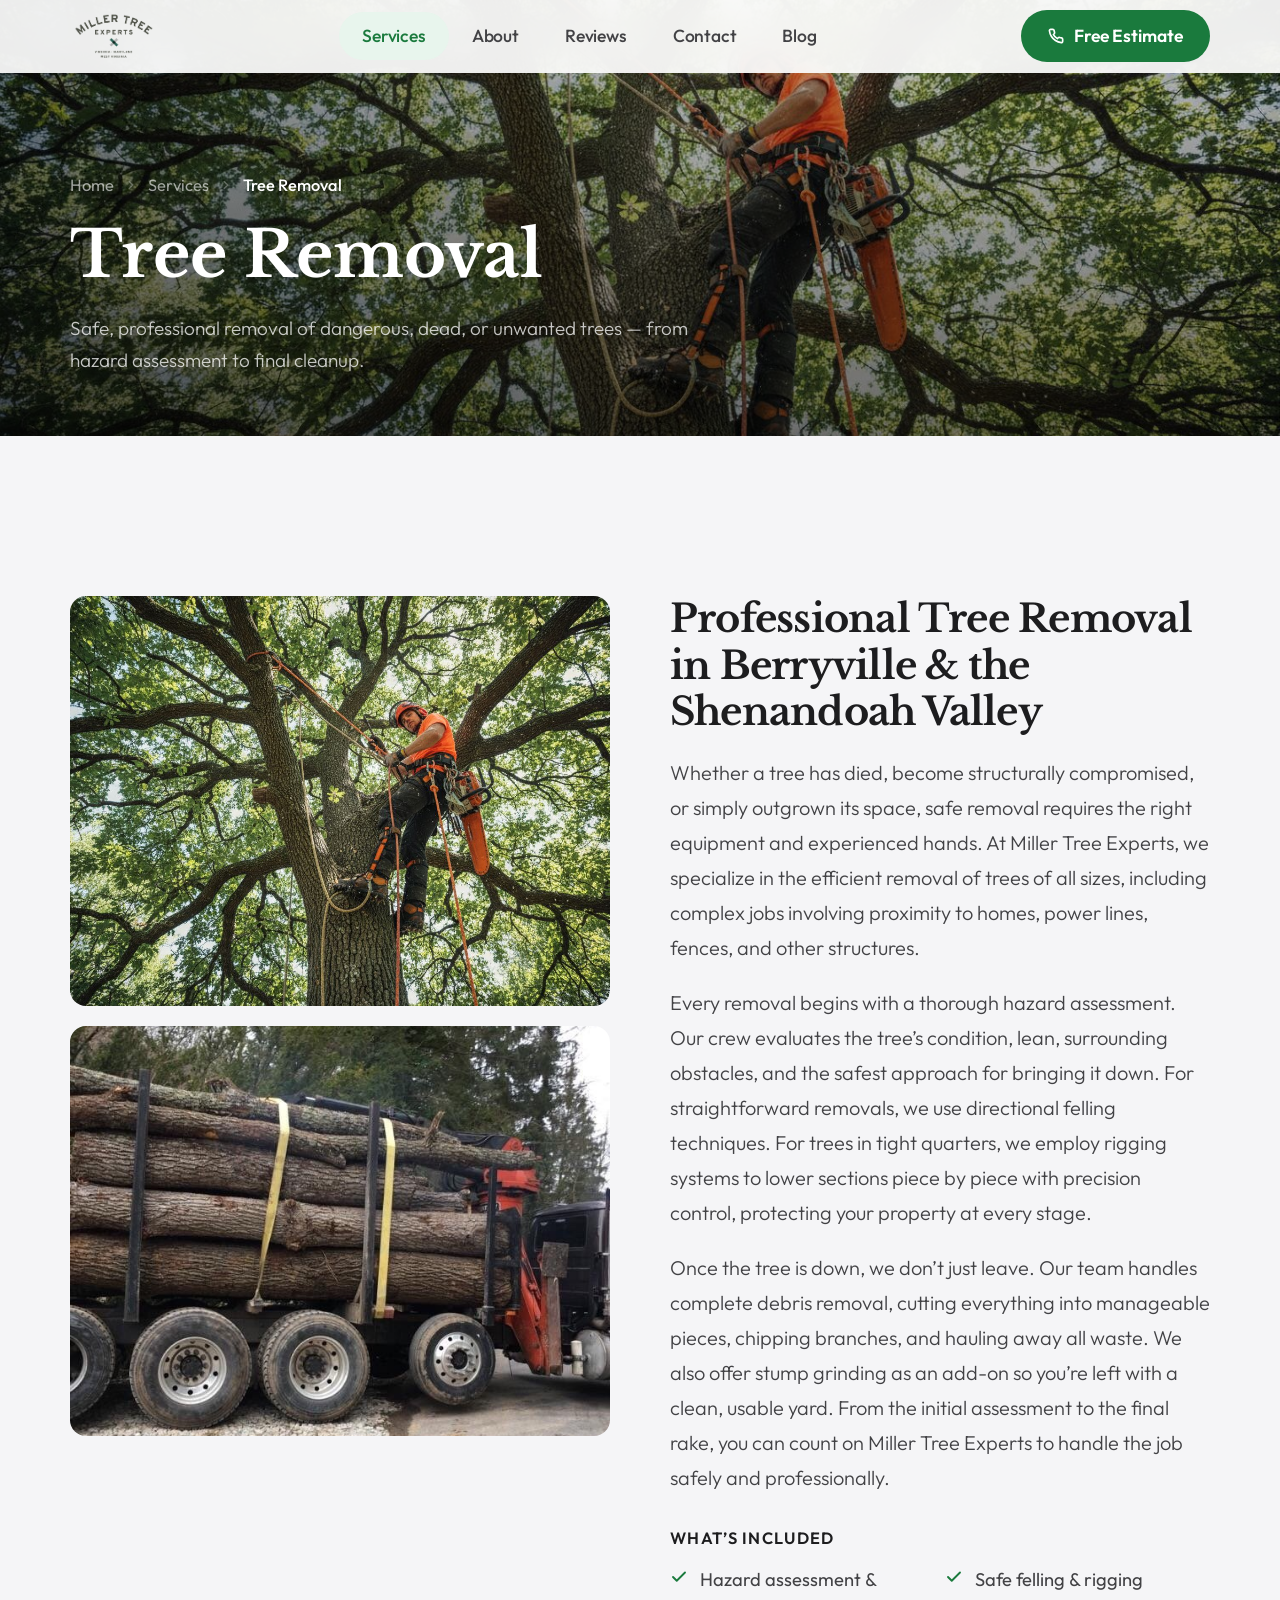
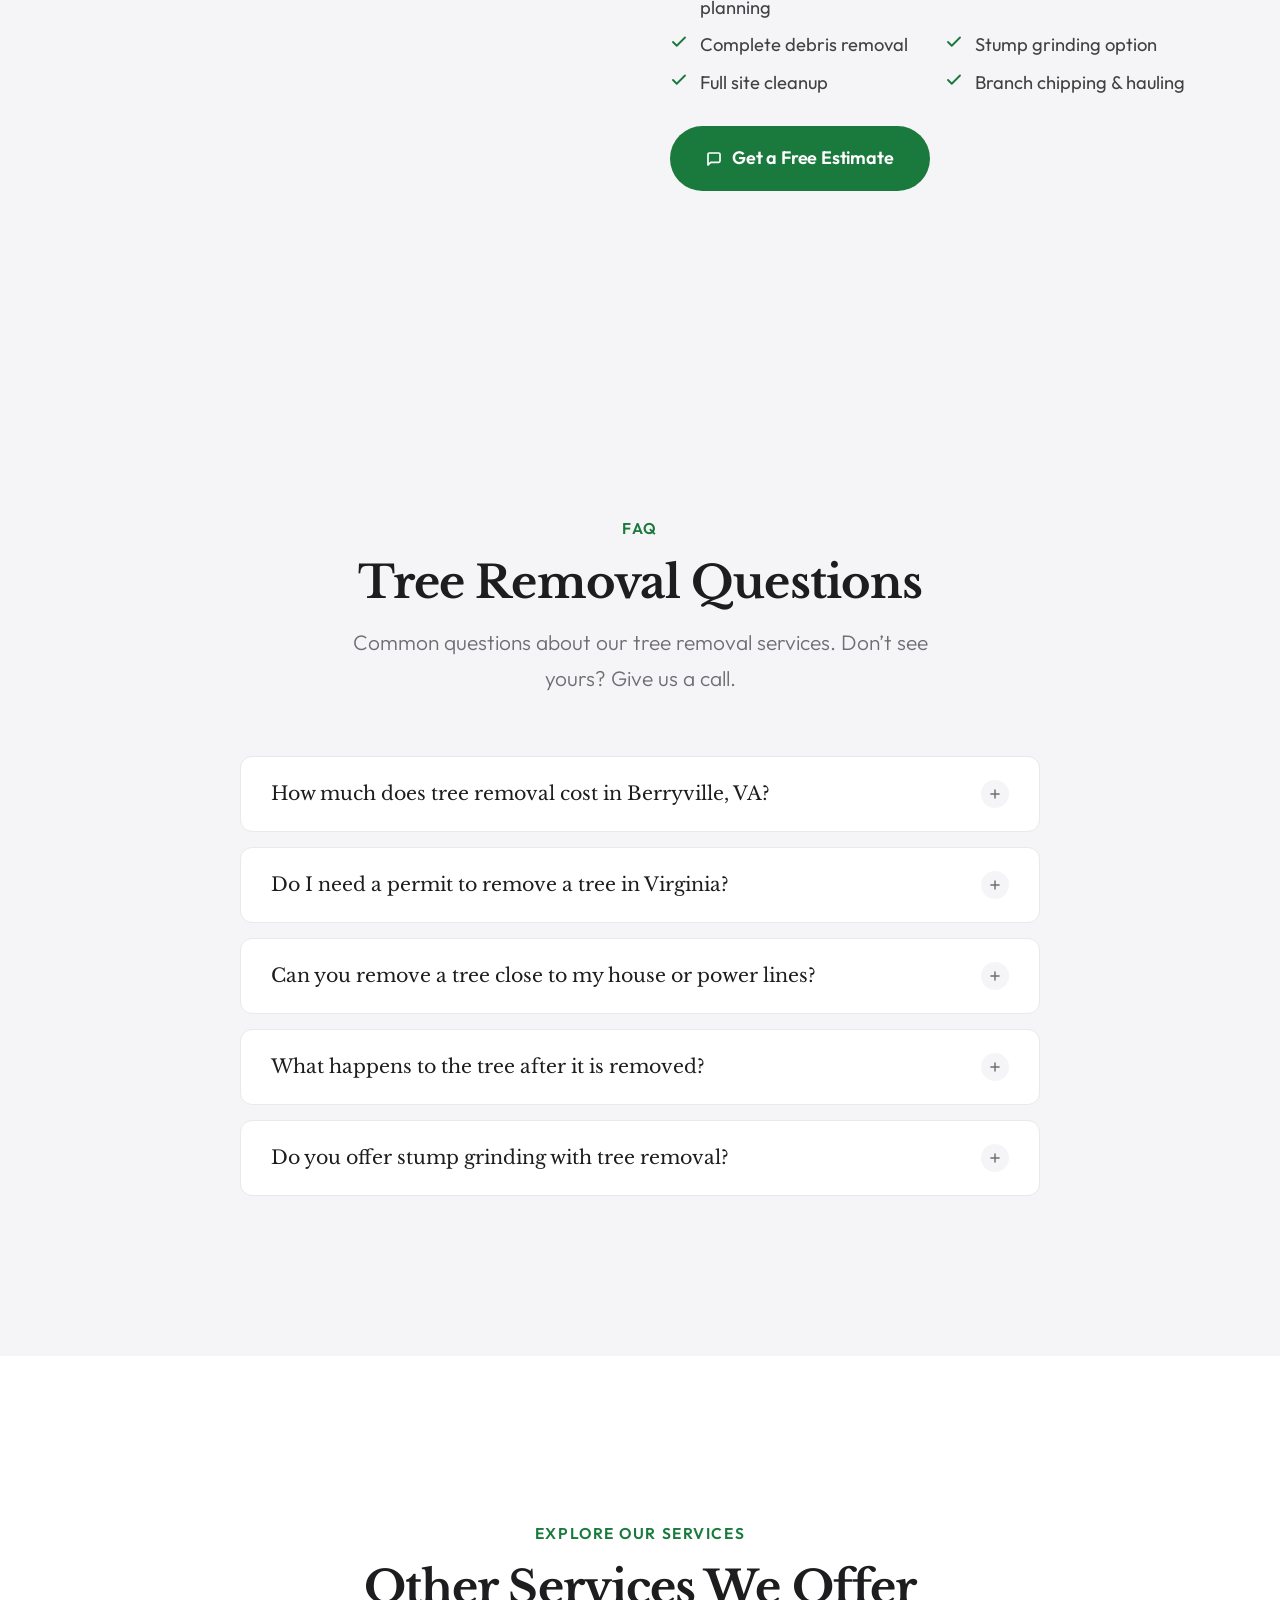
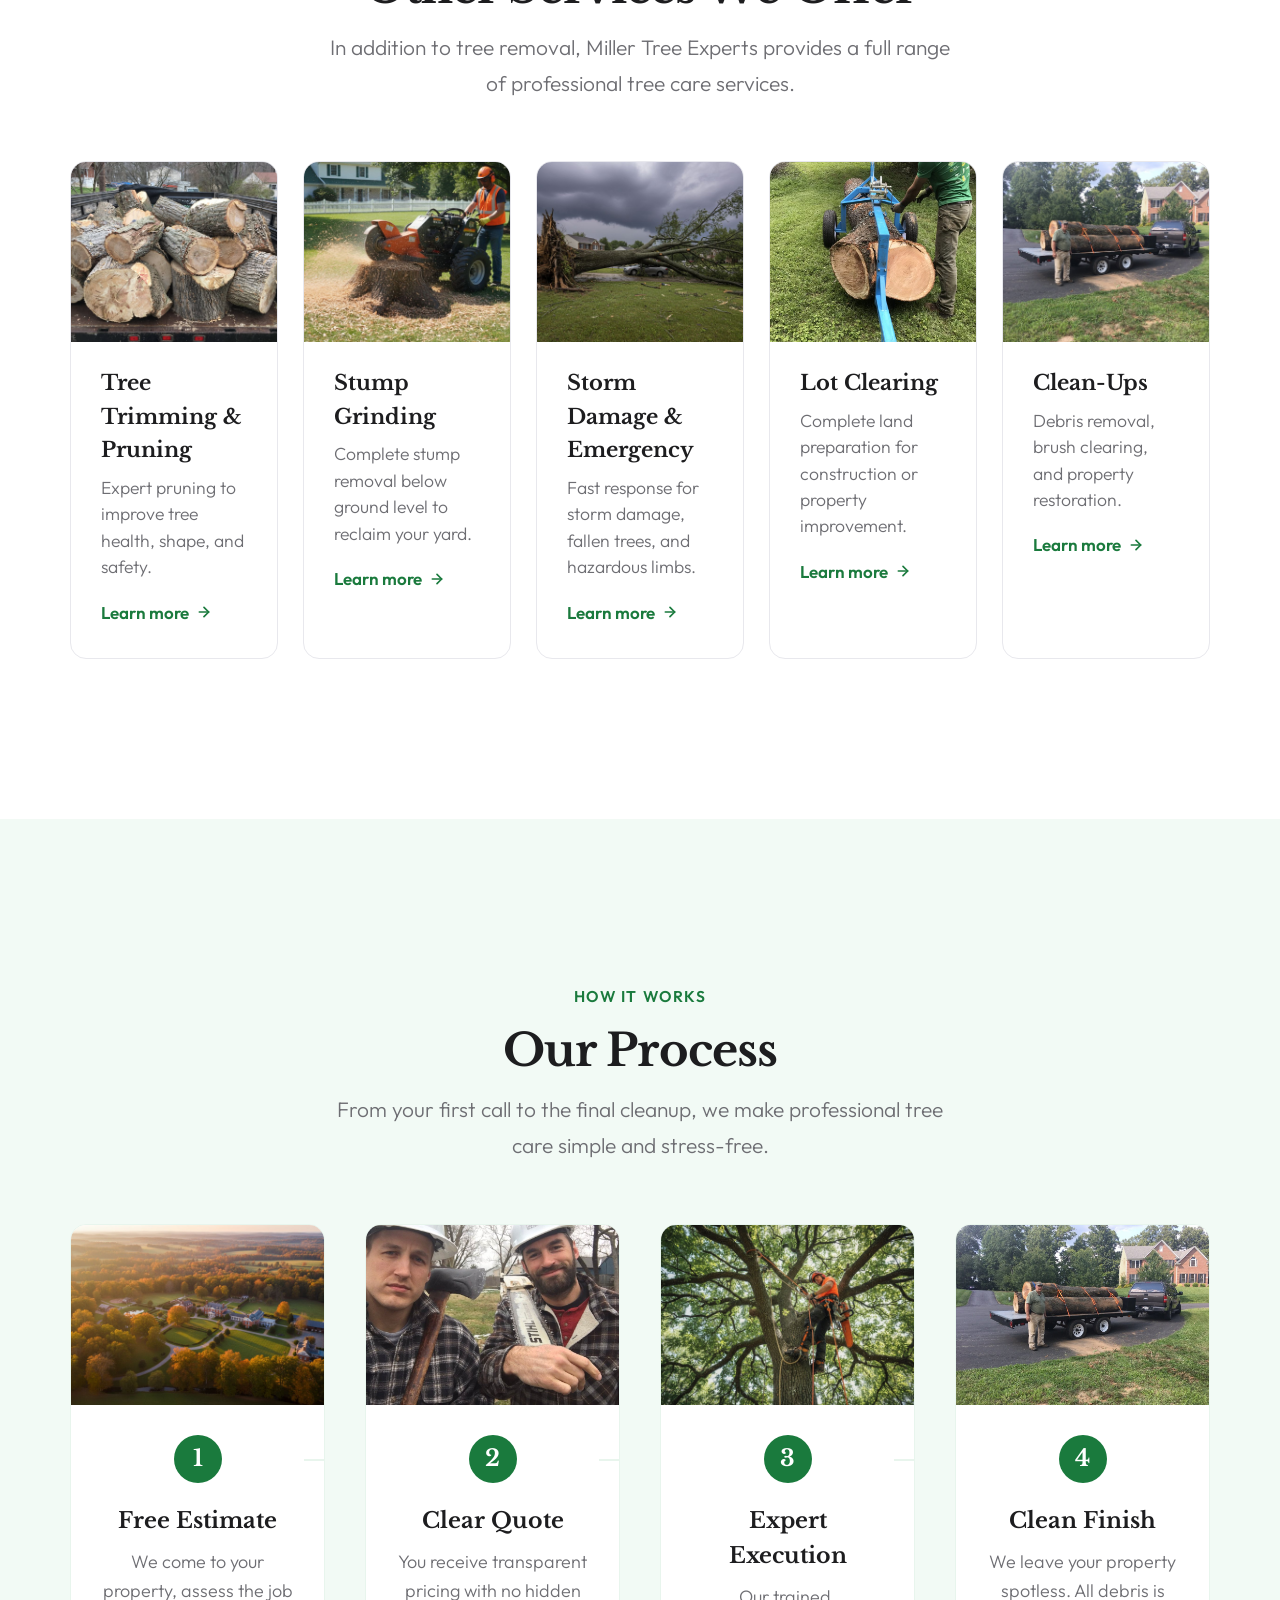
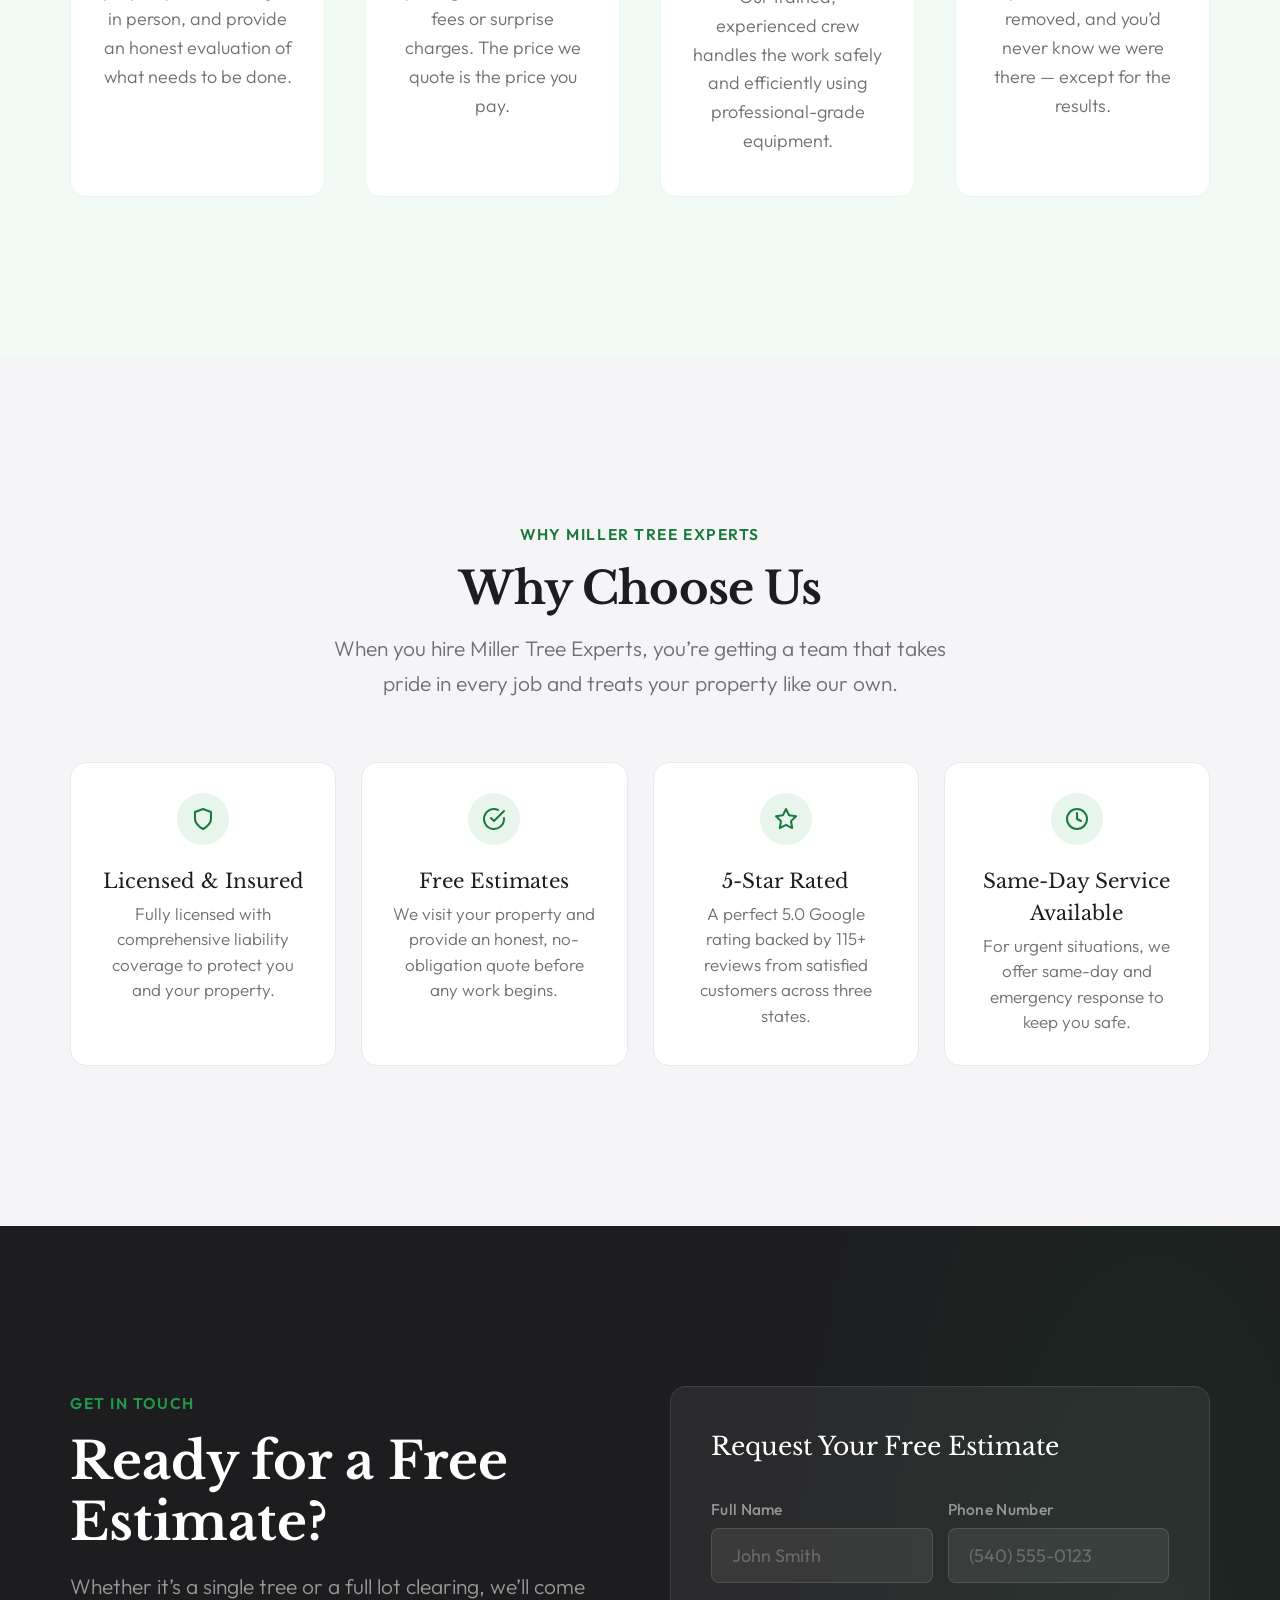
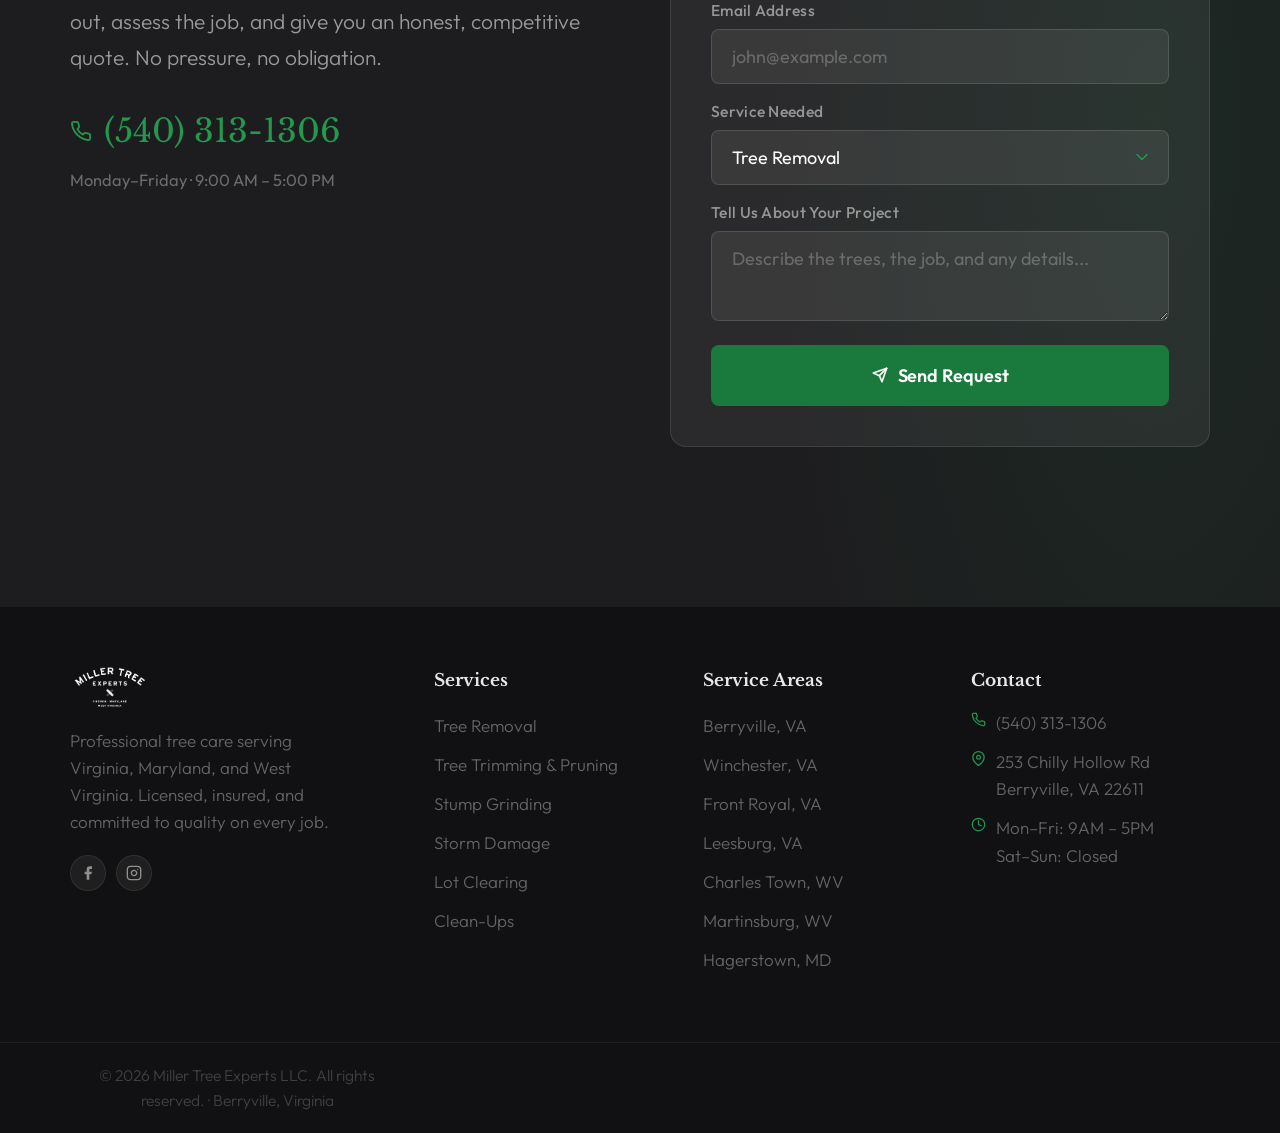
<file: prototype/tree-removal.html>
<!DOCTYPE html>
<html lang="en">
<head>
    <meta charset="UTF-8">
    <meta name="viewport" content="width=device-width, initial-scale=1.0">
    <title>Tree Removal Services | Miller Tree Experts | Berryville & Winchester VA</title>
    <meta name="description" content="Safe, professional tree removal in Berryville, Winchester & the Shenandoah Valley. Hazard trees, dead trees, and complex removals near structures. Licensed & insured. Free estimates. Call (540) 313-1306.">
    <meta name="keywords" content="tree removal berryville va, tree removal winchester va, tree removal near me, tree cutting service, hazard tree removal, dead tree removal, licensed tree removal virginia">
    <meta property="og:title" content="Tree Removal Services | Miller Tree Experts | Berryville & Winchester VA">
    <meta property="og:description" content="Safe, professional tree removal in Berryville, Winchester & the Shenandoah Valley. Licensed & insured. Free estimates. Call (540) 313-1306.">
    <meta property="og:type" content="website">
    <meta property="og:url" content="https://millertreeexperts.com/services/tree-removal">
    <meta property="og:image" content="https://millertreeexperts.com/og-image.jpg">
    <meta name="twitter:card" content="summary_large_image">
    <link rel="canonical" href="https://millertreeexperts.com/services/tree-removal">

    <link rel="preconnect" href="https://fonts.googleapis.com">
    <link rel="preconnect" href="https://fonts.gstatic.com" crossorigin>
    <link href="https://fonts.googleapis.com/css2?family=Libre+Baskerville:ital,wght@0,400;0,700;1,400&family=Outfit:wght@300;400;500;600;700&display=swap" rel="stylesheet">

    <script type="application/ld+json">
    [
        {
            "@context": "https://schema.org",
            "@type": "Service",
            "name": "Tree Removal",
            "description": "Safe, efficient removal of dangerous, dead, or unwanted trees including hazard assessment, safe felling and rigging, complete debris removal, and site cleanup.",
            "url": "https://millertreeexperts.com/services/tree-removal",
            "provider": {
                "@type": "LocalBusiness",
                "name": "Miller Tree Experts LLC",
                "image": "https://millertreeexperts.com/logo.png",
                "telephone": "(540) 313-1306",
                "address": {
                    "@type": "PostalAddress",
                    "streetAddress": "253 Chilly Hollow Rd",
                    "addressLocality": "Berryville",
                    "addressRegion": "VA",
                    "postalCode": "22611",
                    "addressCountry": "US"
                },
                "geo": {
                    "@type": "GeoCoordinates",
                    "latitude": 39.1518,
                    "longitude": -77.9714
                },
                "url": "https://millertreeexperts.com",
                "sameAs": [
                    "https://www.facebook.com/millertreeexpert/",
                    "https://www.instagram.com/millertreeexperts/"
                ]
            },
            "areaServed": [
                {"@type": "State", "name": "Virginia"},
                {"@type": "State", "name": "Maryland"},
                {"@type": "State", "name": "West Virginia"}
            ],
            "offers": {
                "@type": "Offer",
                "price": "0",
                "priceCurrency": "USD",
                "description": "Free estimate"
            },
            "aggregateRating": {
                "@type": "AggregateRating",
                "ratingValue": "5.0",
                "reviewCount": "115",
                "bestRating": "5"
            }
        },
        {
            "@context": "https://schema.org",
            "@type": "BreadcrumbList",
            "itemListElement": [
                {
                    "@type": "ListItem",
                    "position": 1,
                    "name": "Home",
                    "item": "https://millertreeexperts.com/"
                },
                {
                    "@type": "ListItem",
                    "position": 2,
                    "name": "Services",
                    "item": "https://millertreeexperts.com/services"
                },
                {
                    "@type": "ListItem",
                    "position": 3,
                    "name": "Tree Removal",
                    "item": "https://millertreeexperts.com/services/tree-removal"
                }
            ]
        },
        {
            "@context": "https://schema.org",
            "@type": "FAQPage",
            "mainEntity": [
                {
                    "@type": "Question",
                    "name": "How much does tree removal cost in Berryville, VA?",
                    "acceptedAnswer": {
                        "@type": "Answer",
                        "text": "Tree removal costs vary based on the tree's size, location, condition, and accessibility. We provide free on-site estimates so you get an accurate, no-obligation quote. Call (540) 313-1306 to schedule yours."
                    }
                },
                {
                    "@type": "Question",
                    "name": "Do I need a permit to remove a tree in Virginia?",
                    "acceptedAnswer": {
                        "@type": "Answer",
                        "text": "Permit requirements vary by county and municipality. In Clarke County, most residential tree removals on private property do not require a permit, but there may be restrictions for trees in easements or near property lines. We can help you determine if a permit is needed."
                    }
                },
                {
                    "@type": "Question",
                    "name": "Can you remove a tree close to my house or power lines?",
                    "acceptedAnswer": {
                        "@type": "Answer",
                        "text": "Yes. We specialize in complex removals near structures, fences, and utility lines. Our crew uses rigging systems to lower sections piece by piece with precision control, protecting your property at every stage."
                    }
                },
                {
                    "@type": "Question",
                    "name": "What happens to the tree after it is removed?",
                    "acceptedAnswer": {
                        "@type": "Answer",
                        "text": "We handle complete debris removal — cutting everything into manageable pieces, chipping branches, and hauling away all waste. We can also leave firewood-length logs if you would like to keep the wood."
                    }
                },
                {
                    "@type": "Question",
                    "name": "Do you offer stump grinding with tree removal?",
                    "acceptedAnswer": {
                        "@type": "Answer",
                        "text": "Yes, stump grinding is available as an add-on to any tree removal job. Many customers choose to bundle both services for a clean, finished result."
                    }
                }
            ]
        }
    ]
    </script>

    <link rel="stylesheet" href="css/global.css">

    <!-- Component CSS -->
    <link rel="stylesheet" href="css/components/svc-detail.css">
    <link rel="stylesheet" href="css/components/faq.css">
    <link rel="stylesheet" href="css/components/other-services.css">
    <link rel="stylesheet" href="css/components/process.css">
    <link rel="stylesheet" href="css/components/why.css">
</head>

<body>

    <!-- NAV -->
    <header class="nav" role="banner">
        <div class="container">
            <a href="index-v2.html" class="nav__logo" aria-label="Miller Tree Experts - Home">
                <img src="images/miller-tree-logo.png" alt="Miller Tree Experts LLC logo" width="140" height="44">
            </a>
            <nav class="nav__links" aria-label="Main navigation">
                <a href="services.html" class="active">Services</a>
                <a href="about.html">About</a>
                <a href="reviews.html">Reviews</a>
                <a href="contact.html">Contact</a>
                <a href="blog.html">Blog</a>
            </nav>
            <div class="nav__cta">
                <a href="contact.html">
                    <svg viewBox="0 0 24 24" fill="none" stroke="currentColor" stroke-width="2.5" stroke-linecap="round" stroke-linejoin="round"><path d="M22 16.92v3a2 2 0 01-2.18 2 19.79 19.79 0 01-8.63-3.07 19.5 19.5 0 01-6-6 19.79 19.79 0 01-3.07-8.67A2 2 0 014.11 2h3a2 2 0 012 1.72c.127.96.361 1.903.7 2.81a2 2 0 01-.45 2.11L8.09 9.91a16 16 0 006 6l1.27-1.27a2 2 0 012.11-.45c.907.339 1.85.573 2.81.7A2 2 0 0122 16.92z"/></svg>
                    Free Estimate
                </a>
            </div>
            <button class="nav__toggle" aria-label="Toggle menu" aria-expanded="false">
                <span></span>
            </button>
        </div>
        <nav class="nav__mobile" aria-label="Mobile navigation">
            <div class="nav__mobile-inner">
                <a href="services.html">Services</a>
                <a href="about.html">About</a>
                <a href="reviews.html">Reviews</a>
                <a href="contact.html">Contact</a>
                <a href="blog.html">Blog</a>
                <a href="tel:5403131306" class="nav__mobile-phone">
                    <svg viewBox="0 0 24 24" fill="none" stroke="currentColor" stroke-width="2.5" stroke-linecap="round" stroke-linejoin="round" width="16" height="16"><path d="M22 16.92v3a2 2 0 01-2.18 2 19.79 19.79 0 01-8.63-3.07 19.5 19.5 0 01-6-6 19.79 19.79 0 01-3.07-8.67A2 2 0 014.11 2h3a2 2 0 012 1.72c.127.96.361 1.903.7 2.81a2 2 0 01-.45 2.11L8.09 9.91a16 16 0 006 6l1.27-1.27a2 2 0 012.11-.45c.907.339 1.85.573 2.81.7A2 2 0 0122 16.92z"/></svg>
                    (540) 313-1306
                </a>
            </div>
        </nav>
    </header>

    <main>

        <!-- PAGE HERO -->
        <section class="page-hero" aria-labelledby="page-hero-title">
            <div class="page-hero__image" role="presentation">
                <img src="images/generated/tree-removal-action.jpg" alt="" aria-hidden="true">
            </div>
            <div class="page-hero__content">
                <div class="container">
                    <nav class="page-hero__breadcrumb" aria-label="Breadcrumb">
                        <a href="index-v2.html">Home</a>
                        <svg viewBox="0 0 24 24" fill="none" stroke="currentColor" stroke-width="2.5" stroke-linecap="round" stroke-linejoin="round"><polyline points="9 18 15 12 9 6"/></svg>
                        <a href="services.html">Services</a>
                        <svg viewBox="0 0 24 24" fill="none" stroke="currentColor" stroke-width="2.5" stroke-linecap="round" stroke-linejoin="round"><polyline points="9 18 15 12 9 6"/></svg>
                        <span>Tree Removal</span>
                    </nav>
                    <h1 id="page-hero-title" class="page-hero__title">Tree Removal</h1>
                    <p class="page-hero__subtitle">Safe, professional removal of dangerous, dead, or unwanted trees &mdash; from hazard assessment to final cleanup.</p>
                </div>
            </div>
        </section>

        <!-- SERVICE DETAIL -->
        <section class="svc-detail" id="tree-removal" aria-labelledby="svc-title">
            <div class="container">
                <div class="svc-detail__grid">
                    <div class="svc-detail__image reveal">
                        <div class="svc-detail__image-wrap">
                            <img src="images/generated/tree-removal-action.jpg" alt="Professional arborist safely removing a large tree near a residential home in Berryville, Virginia" loading="lazy">
                        </div>
                        <div class="svc-detail__image-wrap">
                            <img src="images/yelp-tree-service-6.jpg" alt="Log truck loaded with tree trunks after a professional tree removal job" loading="lazy">
                        </div>
                    </div>
                    <div class="svc-detail__content reveal reveal-d2">
                        <h2 id="svc-title" class="svc-detail__title">Professional Tree Removal in Berryville &amp; the Shenandoah Valley</h2>
                        <p class="svc-detail__text">Whether a tree has died, become structurally compromised, or simply outgrown its space, safe removal requires the right equipment and experienced hands. At Miller Tree Experts, we specialize in the efficient removal of trees of all sizes, including complex jobs involving proximity to homes, power lines, fences, and other structures.</p>
                        <p class="svc-detail__text">Every removal begins with a thorough hazard assessment. Our crew evaluates the tree&rsquo;s condition, lean, surrounding obstacles, and the safest approach for bringing it down. For straightforward removals, we use directional felling techniques. For trees in tight quarters, we employ rigging systems to lower sections piece by piece with precision control, protecting your property at every stage.</p>
                        <p class="svc-detail__text">Once the tree is down, we don&rsquo;t just leave. Our team handles complete debris removal, cutting everything into manageable pieces, chipping branches, and hauling away all waste. We also offer stump grinding as an add-on so you&rsquo;re left with a clean, usable yard. From the initial assessment to the final rake, you can count on Miller Tree Experts to handle the job safely and professionally.</p>

                        <div class="svc-detail__includes-title">What&rsquo;s Included</div>
                        <ul class="svc-detail__includes">
                            <li>
                                <svg viewBox="0 0 24 24" fill="none" stroke="currentColor" stroke-width="2.5" stroke-linecap="round" stroke-linejoin="round"><polyline points="20 6 9 17 4 12"/></svg>
                                Hazard assessment &amp; planning
                            </li>
                            <li>
                                <svg viewBox="0 0 24 24" fill="none" stroke="currentColor" stroke-width="2.5" stroke-linecap="round" stroke-linejoin="round"><polyline points="20 6 9 17 4 12"/></svg>
                                Safe felling &amp; rigging
                            </li>
                            <li>
                                <svg viewBox="0 0 24 24" fill="none" stroke="currentColor" stroke-width="2.5" stroke-linecap="round" stroke-linejoin="round"><polyline points="20 6 9 17 4 12"/></svg>
                                Complete debris removal
                            </li>
                            <li>
                                <svg viewBox="0 0 24 24" fill="none" stroke="currentColor" stroke-width="2.5" stroke-linecap="round" stroke-linejoin="round"><polyline points="20 6 9 17 4 12"/></svg>
                                Stump grinding option
                            </li>
                            <li>
                                <svg viewBox="0 0 24 24" fill="none" stroke="currentColor" stroke-width="2.5" stroke-linecap="round" stroke-linejoin="round"><polyline points="20 6 9 17 4 12"/></svg>
                                Full site cleanup
                            </li>
                            <li>
                                <svg viewBox="0 0 24 24" fill="none" stroke="currentColor" stroke-width="2.5" stroke-linecap="round" stroke-linejoin="round"><polyline points="20 6 9 17 4 12"/></svg>
                                Branch chipping &amp; hauling
                            </li>
                        </ul>

                        <a href="#contact" class="btn btn--primary">
                            <svg viewBox="0 0 24 24" fill="none" stroke="currentColor" stroke-width="2.5" stroke-linecap="round" stroke-linejoin="round"><path d="M21 15a2 2 0 01-2 2H7l-4 4V5a2 2 0 012-2h14a2 2 0 012 2z"/></svg>
                            Get a Free Estimate
                        </a>
                    </div>
                </div>
            </div>
        </section>

        <!-- FAQ SECTION -->
        <section class="faq-section" aria-labelledby="faq-title">
            <div class="container">
                <div class="section__header reveal">
                    <div class="section__eyebrow">FAQ</div>
                    <h2 id="faq-title" class="section__title">Tree Removal Questions</h2>
                    <p class="section__desc">Common questions about our tree removal services. Don&rsquo;t see yours? Give us a call.</p>
                </div>

                <div class="faq__list">
                    <div class="faq__item reveal reveal-d1">
                        <button class="faq__question" aria-expanded="false" aria-controls="faq-1">
                            How much does tree removal cost in Berryville, VA?
                            <span class="faq__icon">
                                <svg viewBox="0 0 24 24" fill="none" stroke="currentColor" stroke-width="2.5" stroke-linecap="round" stroke-linejoin="round"><line x1="12" y1="5" x2="12" y2="19"/><line x1="5" y1="12" x2="19" y2="12"/></svg>
                            </span>
                        </button>
                        <div class="faq__answer" id="faq-1" role="region">
                            <div class="faq__answer-inner">
                                Tree removal costs vary based on the tree&rsquo;s size, location, condition, and accessibility. We provide free on-site estimates so you get an accurate, no-obligation quote. Call <a href="tel:5403131306">(540) 313-1306</a> to schedule yours.
                            </div>
                        </div>
                    </div>

                    <div class="faq__item reveal reveal-d2">
                        <button class="faq__question" aria-expanded="false" aria-controls="faq-2">
                            Do I need a permit to remove a tree in Virginia?
                            <span class="faq__icon">
                                <svg viewBox="0 0 24 24" fill="none" stroke="currentColor" stroke-width="2.5" stroke-linecap="round" stroke-linejoin="round"><line x1="12" y1="5" x2="12" y2="19"/><line x1="5" y1="12" x2="19" y2="12"/></svg>
                            </span>
                        </button>
                        <div class="faq__answer" id="faq-2" role="region">
                            <div class="faq__answer-inner">
                                Permit requirements vary by county and municipality. In Clarke County, most residential tree removals on private property do not require a permit, but there may be restrictions for trees in easements or near property lines. We can help you determine if a permit is needed.
                            </div>
                        </div>
                    </div>

                    <div class="faq__item reveal reveal-d3">
                        <button class="faq__question" aria-expanded="false" aria-controls="faq-3">
                            Can you remove a tree close to my house or power lines?
                            <span class="faq__icon">
                                <svg viewBox="0 0 24 24" fill="none" stroke="currentColor" stroke-width="2.5" stroke-linecap="round" stroke-linejoin="round"><line x1="12" y1="5" x2="12" y2="19"/><line x1="5" y1="12" x2="19" y2="12"/></svg>
                            </span>
                        </button>
                        <div class="faq__answer" id="faq-3" role="region">
                            <div class="faq__answer-inner">
                                Yes. We specialize in complex removals near structures, fences, and utility lines. Our crew uses rigging systems to lower sections piece by piece with precision control, protecting your property at every stage.
                            </div>
                        </div>
                    </div>

                    <div class="faq__item reveal reveal-d4">
                        <button class="faq__question" aria-expanded="false" aria-controls="faq-4">
                            What happens to the tree after it is removed?
                            <span class="faq__icon">
                                <svg viewBox="0 0 24 24" fill="none" stroke="currentColor" stroke-width="2.5" stroke-linecap="round" stroke-linejoin="round"><line x1="12" y1="5" x2="12" y2="19"/><line x1="5" y1="12" x2="19" y2="12"/></svg>
                            </span>
                        </button>
                        <div class="faq__answer" id="faq-4" role="region">
                            <div class="faq__answer-inner">
                                We handle complete debris removal &mdash; cutting everything into manageable pieces, chipping branches, and hauling away all waste. We can also leave firewood-length logs if you would like to keep the wood.
                            </div>
                        </div>
                    </div>

                    <div class="faq__item reveal reveal-d5">
                        <button class="faq__question" aria-expanded="false" aria-controls="faq-5">
                            Do you offer stump grinding with tree removal?
                            <span class="faq__icon">
                                <svg viewBox="0 0 24 24" fill="none" stroke="currentColor" stroke-width="2.5" stroke-linecap="round" stroke-linejoin="round"><line x1="12" y1="5" x2="12" y2="19"/><line x1="5" y1="12" x2="19" y2="12"/></svg>
                            </span>
                        </button>
                        <div class="faq__answer" id="faq-5" role="region">
                            <div class="faq__answer-inner">
                                Yes, stump grinding is available as an add-on to any tree removal job. Many customers choose to bundle both services for a clean, finished result. <a href="stump-grinding.html">Learn more about our stump grinding service</a>.
                            </div>
                        </div>
                    </div>
                </div>
            </div>
        </section>

        <!-- OTHER SERVICES -->
        <section class="section section--lg" id="other-services" aria-labelledby="other-svc-title">
            <div class="container">
                <div class="section__header reveal">
                    <div class="section__eyebrow">Explore Our Services</div>
                    <h2 id="other-svc-title" class="section__title">Other Services We Offer</h2>
                    <p class="section__desc">In addition to tree removal, Miller Tree Experts provides a full range of professional tree care services.</p>
                </div>

                <div class="other-svc__grid">
                    <a href="tree-trimming.html" class="other-svc__card reveal reveal-d1">
                        <div class="other-svc__img">
                            <img src="images/yelp-tree-service-1.jpg" alt="Expert tree trimming and pruning services" loading="lazy">
                        </div>
                        <div class="other-svc__body">
                            <h3 class="other-svc__title">Tree Trimming &amp; Pruning</h3>
                            <p class="other-svc__desc">Expert pruning to improve tree health, shape, and safety.</p>
                            <span class="other-svc__link">
                                Learn more
                                <svg viewBox="0 0 24 24" fill="none" stroke="currentColor" stroke-width="2.5" stroke-linecap="round" stroke-linejoin="round"><line x1="5" y1="12" x2="19" y2="12"/><polyline points="12 5 19 12 12 19"/></svg>
                            </span>
                        </div>
                    </a>

                    <a href="stump-grinding.html" class="other-svc__card reveal reveal-d2">
                        <div class="other-svc__img">
                            <img src="images/generated/stump-grinding.jpg" alt="Professional stump grinding services" loading="lazy">
                        </div>
                        <div class="other-svc__body">
                            <h3 class="other-svc__title">Stump Grinding</h3>
                            <p class="other-svc__desc">Complete stump removal below ground level to reclaim your yard.</p>
                            <span class="other-svc__link">
                                Learn more
                                <svg viewBox="0 0 24 24" fill="none" stroke="currentColor" stroke-width="2.5" stroke-linecap="round" stroke-linejoin="round"><line x1="5" y1="12" x2="19" y2="12"/><polyline points="12 5 19 12 12 19"/></svg>
                            </span>
                        </div>
                    </a>

                    <a href="storm-damage.html" class="other-svc__card reveal reveal-d3">
                        <div class="other-svc__img">
                            <img src="images/generated/storm-damage-2.jpg" alt="Emergency storm damage tree removal" loading="lazy">
                        </div>
                        <div class="other-svc__body">
                            <h3 class="other-svc__title">Storm Damage &amp; Emergency</h3>
                            <p class="other-svc__desc">Fast response for storm damage, fallen trees, and hazardous limbs.</p>
                            <span class="other-svc__link">
                                Learn more
                                <svg viewBox="0 0 24 24" fill="none" stroke="currentColor" stroke-width="2.5" stroke-linecap="round" stroke-linejoin="round"><line x1="5" y1="12" x2="19" y2="12"/><polyline points="12 5 19 12 12 19"/></svg>
                            </span>
                        </div>
                    </a>

                    <a href="lot-clearing.html" class="other-svc__card reveal reveal-d4">
                        <div class="other-svc__img">
                            <img src="images/yelp-tree-service-3.jpg" alt="Professional lot clearing and land preparation" loading="lazy">
                        </div>
                        <div class="other-svc__body">
                            <h3 class="other-svc__title">Lot Clearing</h3>
                            <p class="other-svc__desc">Complete land preparation for construction or property improvement.</p>
                            <span class="other-svc__link">
                                Learn more
                                <svg viewBox="0 0 24 24" fill="none" stroke="currentColor" stroke-width="2.5" stroke-linecap="round" stroke-linejoin="round"><line x1="5" y1="12" x2="19" y2="12"/><polyline points="12 5 19 12 12 19"/></svg>
                            </span>
                        </div>
                    </a>

                    <a href="clean-ups.html" class="other-svc__card reveal reveal-d5">
                        <div class="other-svc__img">
                            <img src="images/yelp-tree-service-7.jpg" alt="Property clean-up and debris removal services" loading="lazy">
                        </div>
                        <div class="other-svc__body">
                            <h3 class="other-svc__title">Clean-Ups</h3>
                            <p class="other-svc__desc">Debris removal, brush clearing, and property restoration.</p>
                            <span class="other-svc__link">
                                Learn more
                                <svg viewBox="0 0 24 24" fill="none" stroke="currentColor" stroke-width="2.5" stroke-linecap="round" stroke-linejoin="round"><line x1="5" y1="12" x2="19" y2="12"/><polyline points="12 5 19 12 12 19"/></svg>
                            </span>
                        </div>
                    </a>
                </div>
            </div>
        </section>

        <!-- OUR PROCESS -->
        <section class="section section--lg section--green-wash" id="process" aria-labelledby="process-title">
            <div class="container">
                <div class="section__header reveal">
                    <div class="section__eyebrow">How It Works</div>
                    <h2 id="process-title" class="section__title">Our Process</h2>
                    <p class="section__desc">From your first call to the final cleanup, we make professional tree care simple and stress-free.</p>
                </div>

                <div class="process__grid">
                    <div class="process__step reveal reveal-d1">
                        <img src="images/generated/property-trees.jpg" alt="Aerial view of Shenandoah Valley property surrounded by mature trees" class="process__step-image" loading="lazy">
                        <div class="process__step-body">
                            <div class="process__step-number">1</div>
                            <h3 class="process__step-title">Free Estimate</h3>
                            <p class="process__step-desc">We come to your property, assess the job in person, and provide an honest evaluation of what needs to be done.</p>
                        </div>
                        <div class="process__connector"></div>
                    </div>
                    <div class="process__step reveal reveal-d2">
                        <img src="images/yelp-tree-service-4.jpg" alt="Miller Tree Experts crew members ready to work with professional equipment" class="process__step-image" loading="lazy">
                        <div class="process__step-body">
                            <div class="process__step-number">2</div>
                            <h3 class="process__step-title">Clear Quote</h3>
                            <p class="process__step-desc">You receive transparent pricing with no hidden fees or surprise charges. The price we quote is the price you pay.</p>
                        </div>
                        <div class="process__connector"></div>
                    </div>
                    <div class="process__step reveal reveal-d3">
                        <img src="images/generated/tree-removal-action.jpg" alt="Professional arborist performing expert tree work with climbing gear" class="process__step-image" loading="lazy">
                        <div class="process__step-body">
                            <div class="process__step-number">3</div>
                            <h3 class="process__step-title">Expert Execution</h3>
                            <p class="process__step-desc">Our trained, experienced crew handles the work safely and efficiently using professional-grade equipment.</p>
                        </div>
                        <div class="process__connector"></div>
                    </div>
                    <div class="process__step reveal reveal-d4">
                        <img src="images/yelp-tree-service-7.jpg" alt="Completed tree removal job with logs hauled away on trailer" class="process__step-image" loading="lazy">
                        <div class="process__step-body">
                            <div class="process__step-number">4</div>
                            <h3 class="process__step-title">Clean Finish</h3>
                            <p class="process__step-desc">We leave your property spotless. All debris is removed, and you&rsquo;d never know we were there &mdash; except for the results.</p>
                        </div>
                    </div>
                </div>
            </div>
        </section>

        <!-- WHY CHOOSE US -->
        <section class="section section--lg section--gray" id="why-us" aria-labelledby="why-title">
            <div class="container">
                <div class="section__header reveal">
                    <div class="section__eyebrow">Why Miller Tree Experts</div>
                    <h2 id="why-title" class="section__title">Why Choose Us</h2>
                    <p class="section__desc">When you hire Miller Tree Experts, you&rsquo;re getting a team that takes pride in every job and treats your property like our own.</p>
                </div>

                <div class="why__grid">
                    <div class="why__item reveal reveal-d1">
                        <div class="why__icon">
                            <svg viewBox="0 0 24 24" fill="none" stroke="currentColor" stroke-width="2" stroke-linecap="round" stroke-linejoin="round"><path d="M12 22s8-4 8-10V5l-8-3-8 3v7c0 6 8 10 8 10z"/></svg>
                        </div>
                        <div>
                            <div class="why__title">Licensed &amp; Insured</div>
                            <div class="why__desc">Fully licensed with comprehensive liability coverage to protect you and your property.</div>
                        </div>
                    </div>
                    <div class="why__item reveal reveal-d2">
                        <div class="why__icon">
                            <svg viewBox="0 0 24 24" fill="none" stroke="currentColor" stroke-width="2" stroke-linecap="round" stroke-linejoin="round"><path d="M22 11.08V12a10 10 0 11-5.93-9.14"/><polyline points="22 4 12 14.01 9 11.01"/></svg>
                        </div>
                        <div>
                            <div class="why__title">Free Estimates</div>
                            <div class="why__desc">We visit your property and provide an honest, no-obligation quote before any work begins.</div>
                        </div>
                    </div>
                    <div class="why__item reveal reveal-d3">
                        <div class="why__icon">
                            <svg viewBox="0 0 24 24" fill="none" stroke="currentColor" stroke-width="2" stroke-linecap="round" stroke-linejoin="round"><path d="M12 2l3.09 6.26L22 9.27l-5 4.87 1.18 6.88L12 17.77l-6.18 3.25L7 14.14 2 9.27l6.91-1.01L12 2z"/></svg>
                        </div>
                        <div>
                            <div class="why__title">5-Star Rated</div>
                            <div class="why__desc">A perfect 5.0 Google rating backed by 115+ reviews from satisfied customers across three states.</div>
                        </div>
                    </div>
                    <div class="why__item reveal reveal-d4">
                        <div class="why__icon">
                            <svg viewBox="0 0 24 24" fill="none" stroke="currentColor" stroke-width="2" stroke-linecap="round" stroke-linejoin="round"><circle cx="12" cy="12" r="10"/><polyline points="12 6 12 12 16 14"/></svg>
                        </div>
                        <div>
                            <div class="why__title">Same-Day Service Available</div>
                            <div class="why__desc">For urgent situations, we offer same-day and emergency response to keep you safe.</div>
                        </div>
                    </div>
                </div>
            </div>
        </section>

        <!-- CTA -->
        <section class="cta" id="contact" aria-labelledby="cta-title">
            <div class="container">
                <div class="reveal">
                    <div class="section__eyebrow" style="color: var(--green-light);">Get In Touch</div>
                    <h2 id="cta-title" class="cta__title">Ready for a Free Estimate?</h2>
                    <p class="cta__text">Whether it&rsquo;s a single tree or a full lot clearing, we&rsquo;ll come out, assess the job, and give you an honest, competitive quote. No pressure, no obligation.</p>
                    <a href="tel:5403131306" class="cta__phone">
                        <svg viewBox="0 0 24 24" fill="none" stroke="currentColor" stroke-width="2" stroke-linecap="round" stroke-linejoin="round"><path d="M22 16.92v3a2 2 0 01-2.18 2 19.79 19.79 0 01-8.63-3.07 19.5 19.5 0 01-6-6 19.79 19.79 0 01-3.07-8.67A2 2 0 014.11 2h3a2 2 0 012 1.72c.127.96.361 1.903.7 2.81a2 2 0 01-.45 2.11L8.09 9.91a16 16 0 006 6l1.27-1.27a2 2 0 012.11-.45c.907.339 1.85.573 2.81.7A2 2 0 0122 16.92z"/></svg>
                        (540) 313-1306
                    </a>
                    <div class="cta__hours">Monday&ndash;Friday &middot; 9:00 AM &ndash; 5:00 PM</div>
                </div>

                <div class="cta__form reveal">
                    <div class="cta__form-title">Request Your Free Estimate</div>
                    <form action="#" method="POST" aria-label="Free estimate request form">
                        <div class="form-row">
                            <div class="form-group">
                                <label for="name">Full Name</label>
                                <input type="text" id="name" name="name" placeholder="John Smith" required>
                            </div>
                            <div class="form-group">
                                <label for="phone">Phone Number</label>
                                <input type="tel" id="phone" name="phone" placeholder="(540) 555-0123" required>
                            </div>
                        </div>
                        <div class="form-group">
                            <label for="email">Email Address</label>
                            <input type="email" id="email" name="email" placeholder="john@example.com">
                        </div>
                        <div class="form-group">
                            <label for="service">Service Needed</label>
                            <select id="service" name="service" required>
                                <option value="" disabled>Select a service...</option>
                                <option value="tree-removal" selected>Tree Removal</option>
                                <option value="tree-trimming">Tree Trimming &amp; Pruning</option>
                                <option value="stump-grinding">Stump Grinding</option>
                                <option value="storm-damage">Storm Damage &amp; Emergency</option>
                                <option value="lot-clearing">Lot Clearing</option>
                                <option value="clean-up">Clean-Up</option>
                                <option value="other">Other</option>
                            </select>
                        </div>
                        <div class="form-group">
                            <label for="message">Tell Us About Your Project</label>
                            <textarea id="message" name="message" placeholder="Describe the trees, the job, and any details..."></textarea>
                        </div>
                        <button type="submit" class="btn btn--primary">
                            <svg viewBox="0 0 24 24" fill="none" stroke="currentColor" stroke-width="2.5" stroke-linecap="round" stroke-linejoin="round"><line x1="22" y1="2" x2="11" y2="13"/><polygon points="22 2 15 22 11 13 2 9 22 2"/></svg>
                            Send Request
                        </button>
                    </form>
                </div>
            </div>
        </section>

    </main>

    <!-- FOOTER -->
    <footer class="footer" role="contentinfo">
        <div class="container">
            <div class="footer__brand">
                <img src="images/miller-tree-logo.png" alt="Miller Tree Experts LLC" width="140" height="44">
                <p class="footer__brand-text">Professional tree care serving Virginia, Maryland, and West Virginia. Licensed, insured, and committed to quality on every job.</p>
                <div class="footer__social">
                    <a href="https://www.facebook.com/millertreeexpert/" target="_blank" rel="noopener noreferrer" aria-label="Follow us on Facebook">
                        <svg viewBox="0 0 24 24" fill="currentColor"><path d="M18 2h-3a5 5 0 00-5 5v3H7v4h3v8h4v-8h3l1-4h-4V7a1 1 0 011-1h3z"/></svg>
                    </a>
                    <a href="https://www.instagram.com/millertreeexperts/" target="_blank" rel="noopener noreferrer" aria-label="Follow us on Instagram">
                        <svg viewBox="0 0 24 24" fill="none" stroke="currentColor" stroke-width="2" stroke-linecap="round" stroke-linejoin="round"><rect x="2" y="2" width="20" height="20" rx="5" ry="5"/><path d="M16 11.37A4 4 0 1112.63 8 4 4 0 0116 11.37z"/><line x1="17.5" y1="6.5" x2="17.51" y2="6.5"/></svg>
                    </a>
                </div>
            </div>

            <div class="footer__col">
                <h3 class="footer__col-title">Services</h3>
                <ul>
                    <li><a href="tree-removal.html">Tree Removal</a></li>
                    <li><a href="tree-trimming.html">Tree Trimming &amp; Pruning</a></li>
                    <li><a href="stump-grinding.html">Stump Grinding</a></li>
                    <li><a href="storm-damage.html">Storm Damage</a></li>
                    <li><a href="lot-clearing.html">Lot Clearing</a></li>
                    <li><a href="clean-ups.html">Clean-Ups</a></li>
                </ul>
            </div>

            <div class="footer__col">
                <h3 class="footer__col-title">Service Areas</h3>
                <ul>
                    <li><a href="index-v2.html#areas">Berryville, VA</a></li>
                    <li><a href="index-v2.html#areas">Winchester, VA</a></li>
                    <li><a href="index-v2.html#areas">Front Royal, VA</a></li>
                    <li><a href="index-v2.html#areas">Leesburg, VA</a></li>
                    <li><a href="index-v2.html#areas">Charles Town, WV</a></li>
                    <li><a href="index-v2.html#areas">Martinsburg, WV</a></li>
                    <li><a href="index-v2.html#areas">Hagerstown, MD</a></li>
                </ul>
            </div>

            <div class="footer__col">
                <h3 class="footer__col-title">Contact</h3>
                <div class="footer__contact-item">
                    <svg viewBox="0 0 24 24" fill="none" stroke="currentColor" stroke-width="2" stroke-linecap="round" stroke-linejoin="round"><path d="M22 16.92v3a2 2 0 01-2.18 2 19.79 19.79 0 01-8.63-3.07 19.5 19.5 0 01-6-6 19.79 19.79 0 01-3.07-8.67A2 2 0 014.11 2h3a2 2 0 012 1.72c.127.96.361 1.903.7 2.81a2 2 0 01-.45 2.11L8.09 9.91a16 16 0 006 6l1.27-1.27a2 2 0 012.11-.45c.907.339 1.85.573 2.81.7A2 2 0 0122 16.92z"/></svg>
                    <a href="tel:5403131306">(540) 313-1306</a>
                </div>
                <div class="footer__contact-item">
                    <svg viewBox="0 0 24 24" fill="none" stroke="currentColor" stroke-width="2" stroke-linecap="round" stroke-linejoin="round"><path d="M21 10c0 7-9 13-9 13s-9-6-9-13a9 9 0 0118 0z"/><circle cx="12" cy="10" r="3"/></svg>
                    <span>253 Chilly Hollow Rd<br>Berryville, VA 22611</span>
                </div>
                <div class="footer__contact-item">
                    <svg viewBox="0 0 24 24" fill="none" stroke="currentColor" stroke-width="2" stroke-linecap="round" stroke-linejoin="round"><circle cx="12" cy="12" r="10"/><polyline points="12 6 12 12 16 14"/></svg>
                    <span>Mon&ndash;Fri: 9AM &ndash; 5PM<br>Sat&ndash;Sun: Closed</span>
                </div>
            </div>
        </div>

        <div class="footer__bottom">
            <div class="container">
                &copy; 2026 Miller Tree Experts LLC. All rights reserved. &middot; Berryville, Virginia
            </div>
        </div>
    </footer>

    <script>
        // Scroll reveal
        const revealEls = document.querySelectorAll('.reveal');
        const observer = new IntersectionObserver((entries) => {
            entries.forEach(entry => {
                if (entry.isIntersecting) {
                    entry.target.classList.add('visible');
                    observer.unobserve(entry.target);
                }
            });
        }, { threshold: 0.08, rootMargin: '0px 0px -30px 0px' });
        revealEls.forEach(el => observer.observe(el));

        // Sticky nav
        const nav = document.querySelector('.nav');
        window.addEventListener('scroll', () => {
            nav.classList.toggle('scrolled', window.scrollY > 20);
        }, { passive: true });

        // Mobile nav
        const toggle = document.querySelector('.nav__toggle');
        const mobileNav = document.querySelector('.nav__mobile');
        toggle.addEventListener('click', () => {
            const isOpen = mobileNav.classList.toggle('open');
            toggle.classList.toggle('active');
            toggle.setAttribute('aria-expanded', isOpen);
        });
        mobileNav.querySelectorAll('a').forEach(link => {
            link.addEventListener('click', () => {
                mobileNav.classList.remove('open');
                toggle.classList.remove('active');
                toggle.setAttribute('aria-expanded', 'false');
            });
        });
        // Close mobile menu when clicking outside
        document.addEventListener('click', (e) => {
            if (!e.target.closest('.nav') && mobileNav.classList.contains('open')) {
                mobileNav.classList.remove('open');
                toggle.classList.remove('active');
                toggle.setAttribute('aria-expanded', 'false');
            }
        });

        // Smooth scroll for anchor links
        document.querySelectorAll('a[href^="#"]').forEach(anchor => {
            anchor.addEventListener('click', function (e) {
                const target = document.querySelector(this.getAttribute('href'));
                if (target) {
                    e.preventDefault();
                    const navHeight = document.querySelector('.nav').offsetHeight;
                    const targetPos = target.getBoundingClientRect().top + window.pageYOffset - navHeight;
                    window.scrollTo({ top: targetPos, behavior: 'smooth' });
                }
            });
        });

        // FAQ Accordion
        const faqItems = document.querySelectorAll('.faq__item');

        faqItems.forEach(item => {
            const question = item.querySelector('.faq__question');
            const answer = item.querySelector('.faq__answer');
            const inner = answer.querySelector('.faq__answer-inner');

            question.addEventListener('click', () => {
                const isActive = item.classList.contains('active');

                // Close all other items
                faqItems.forEach(otherItem => {
                    if (otherItem !== item && otherItem.classList.contains('active')) {
                        otherItem.classList.remove('active');
                        otherItem.querySelector('.faq__question').setAttribute('aria-expanded', 'false');
                        otherItem.querySelector('.faq__answer').style.maxHeight = '0';
                    }
                });

                // Toggle current item
                if (isActive) {
                    item.classList.remove('active');
                    question.setAttribute('aria-expanded', 'false');
                    answer.style.maxHeight = '0';
                } else {
                    item.classList.add('active');
                    question.setAttribute('aria-expanded', 'true');
                    answer.style.maxHeight = inner.scrollHeight + 'px';
                }
            });
        });
    </script>

</body>
</html>
</file>
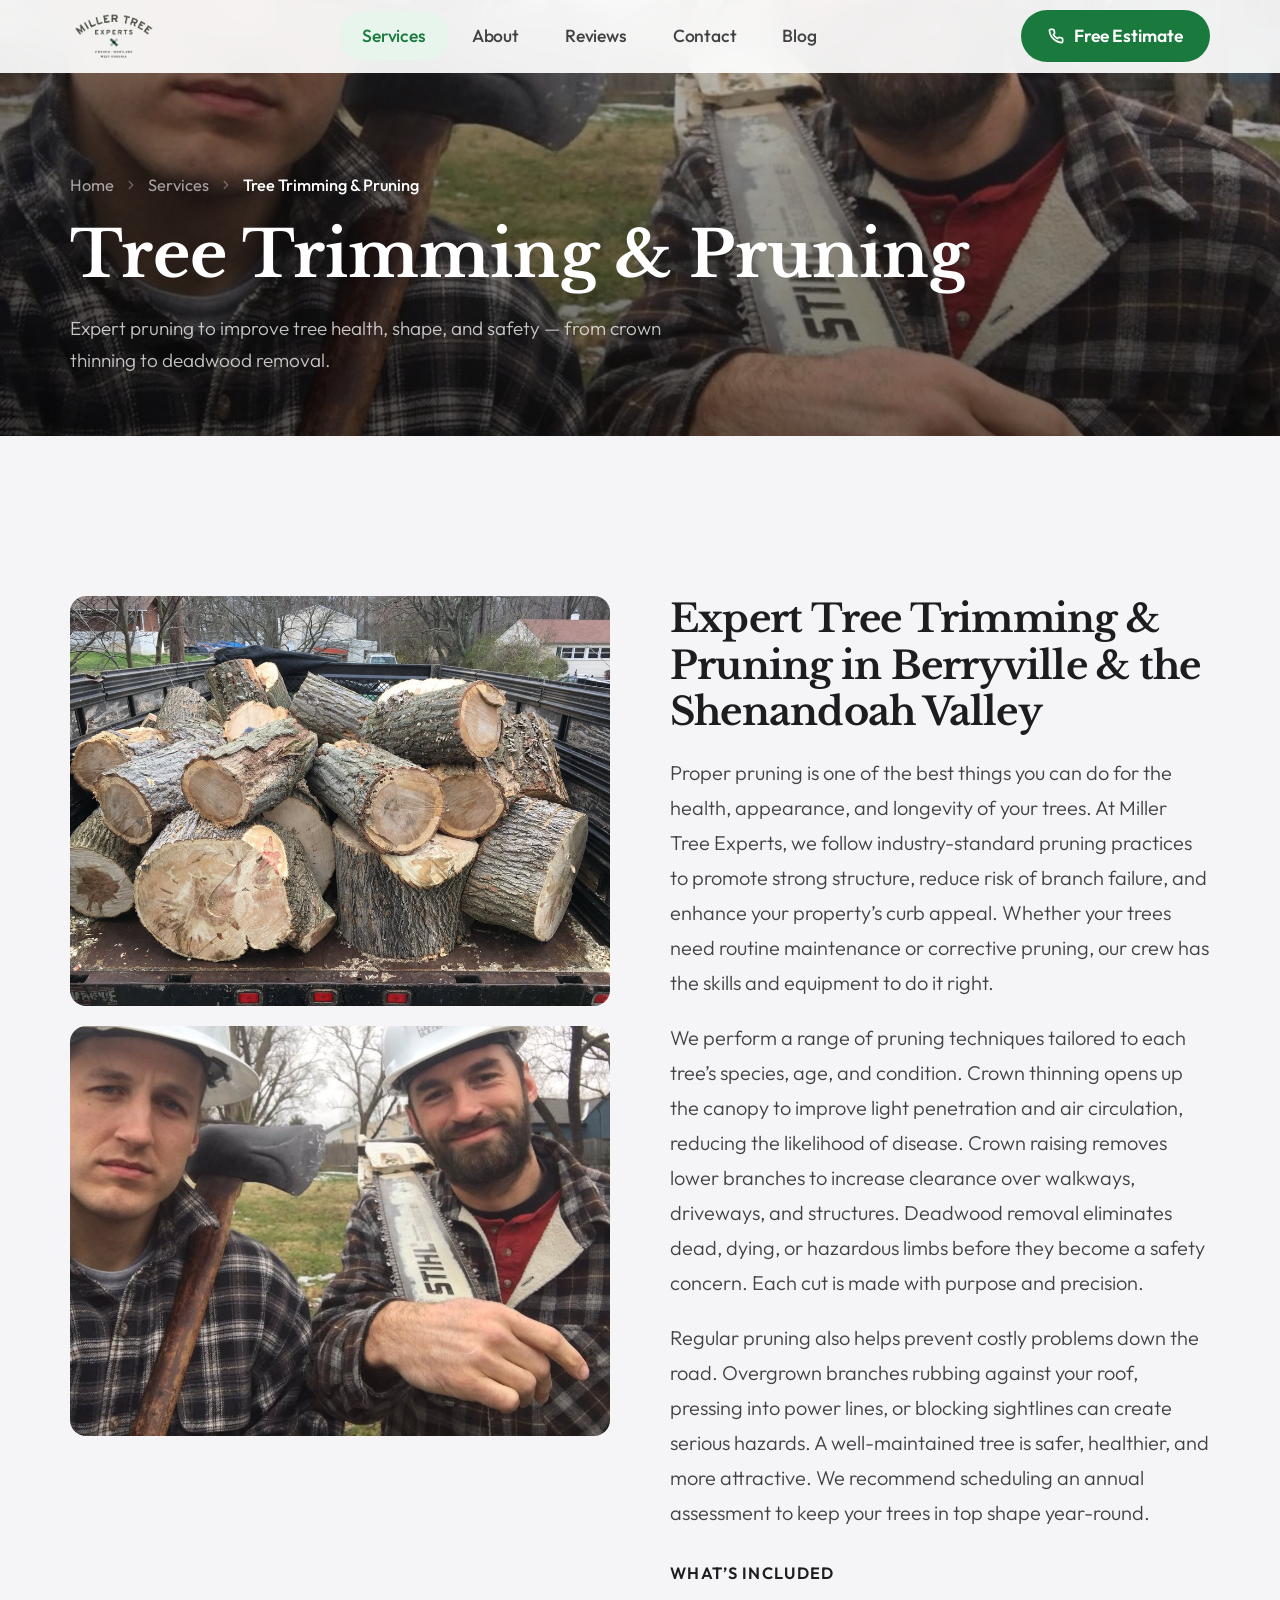
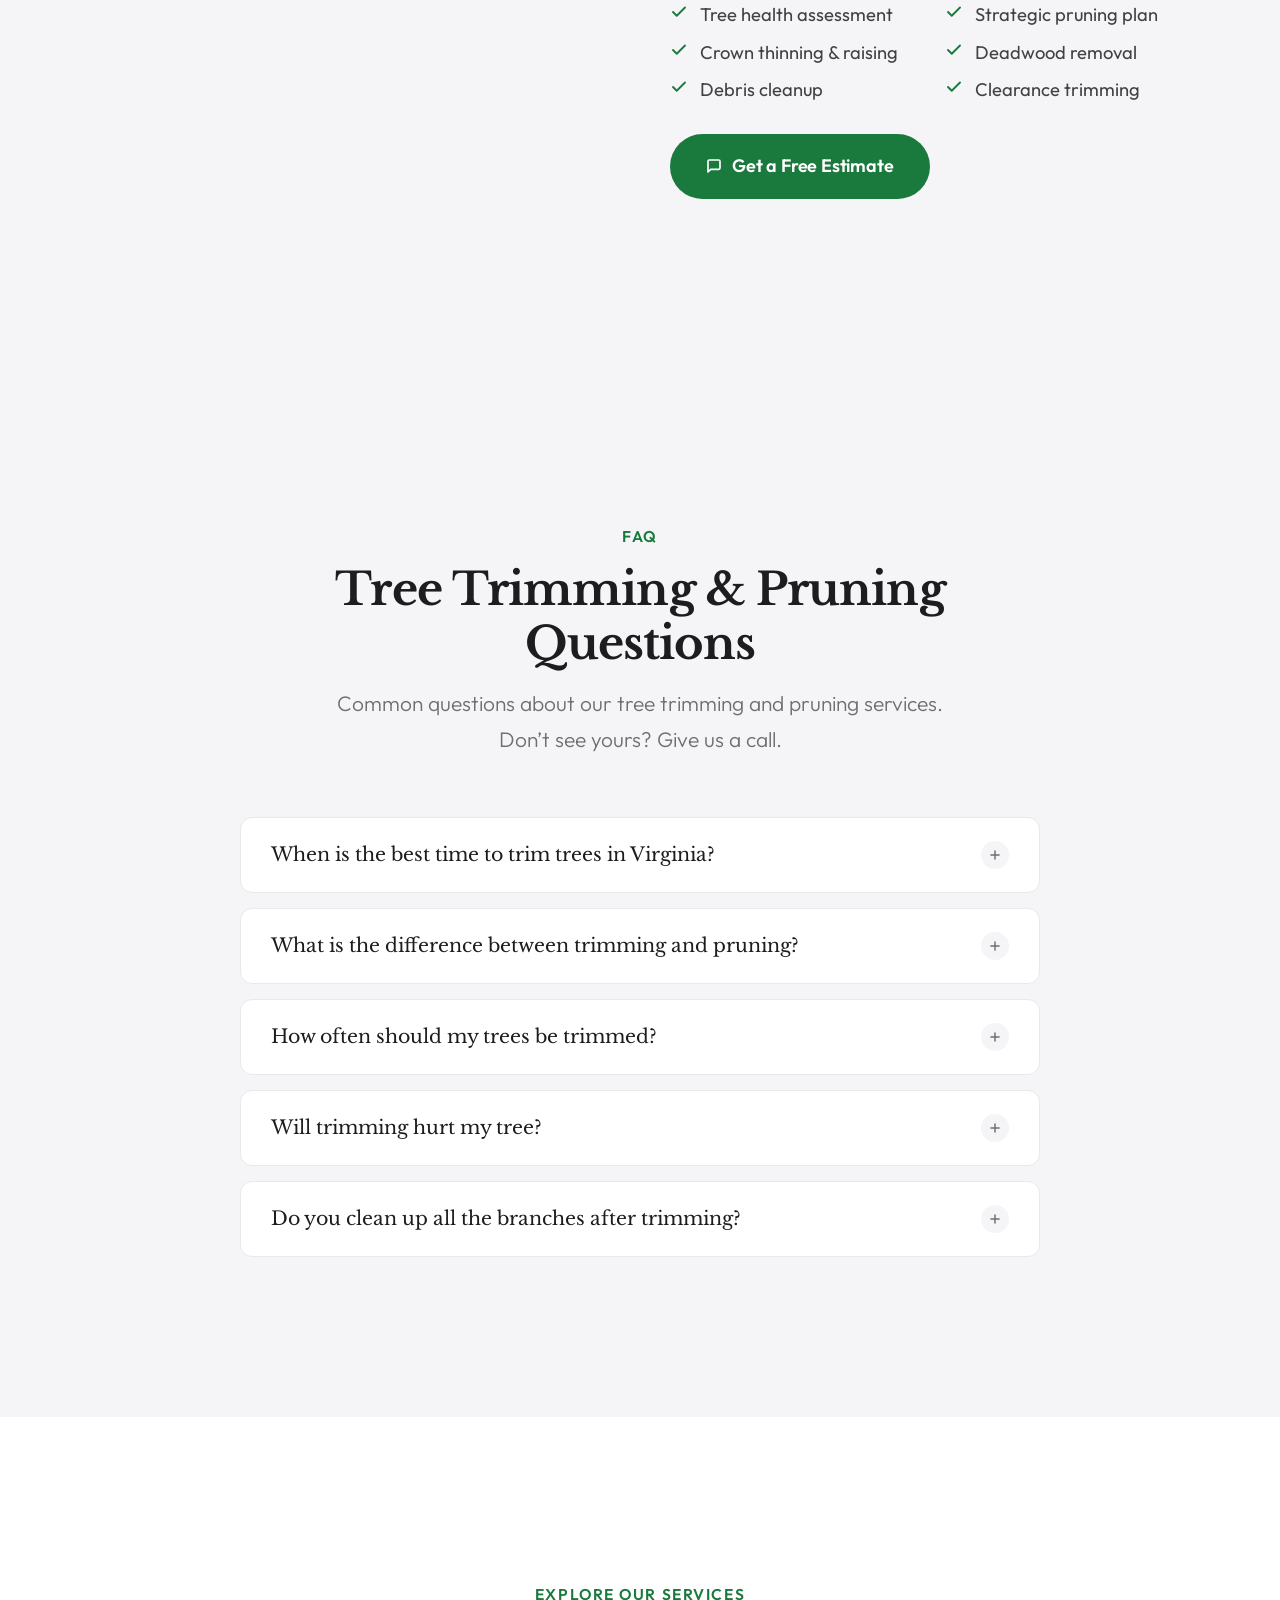
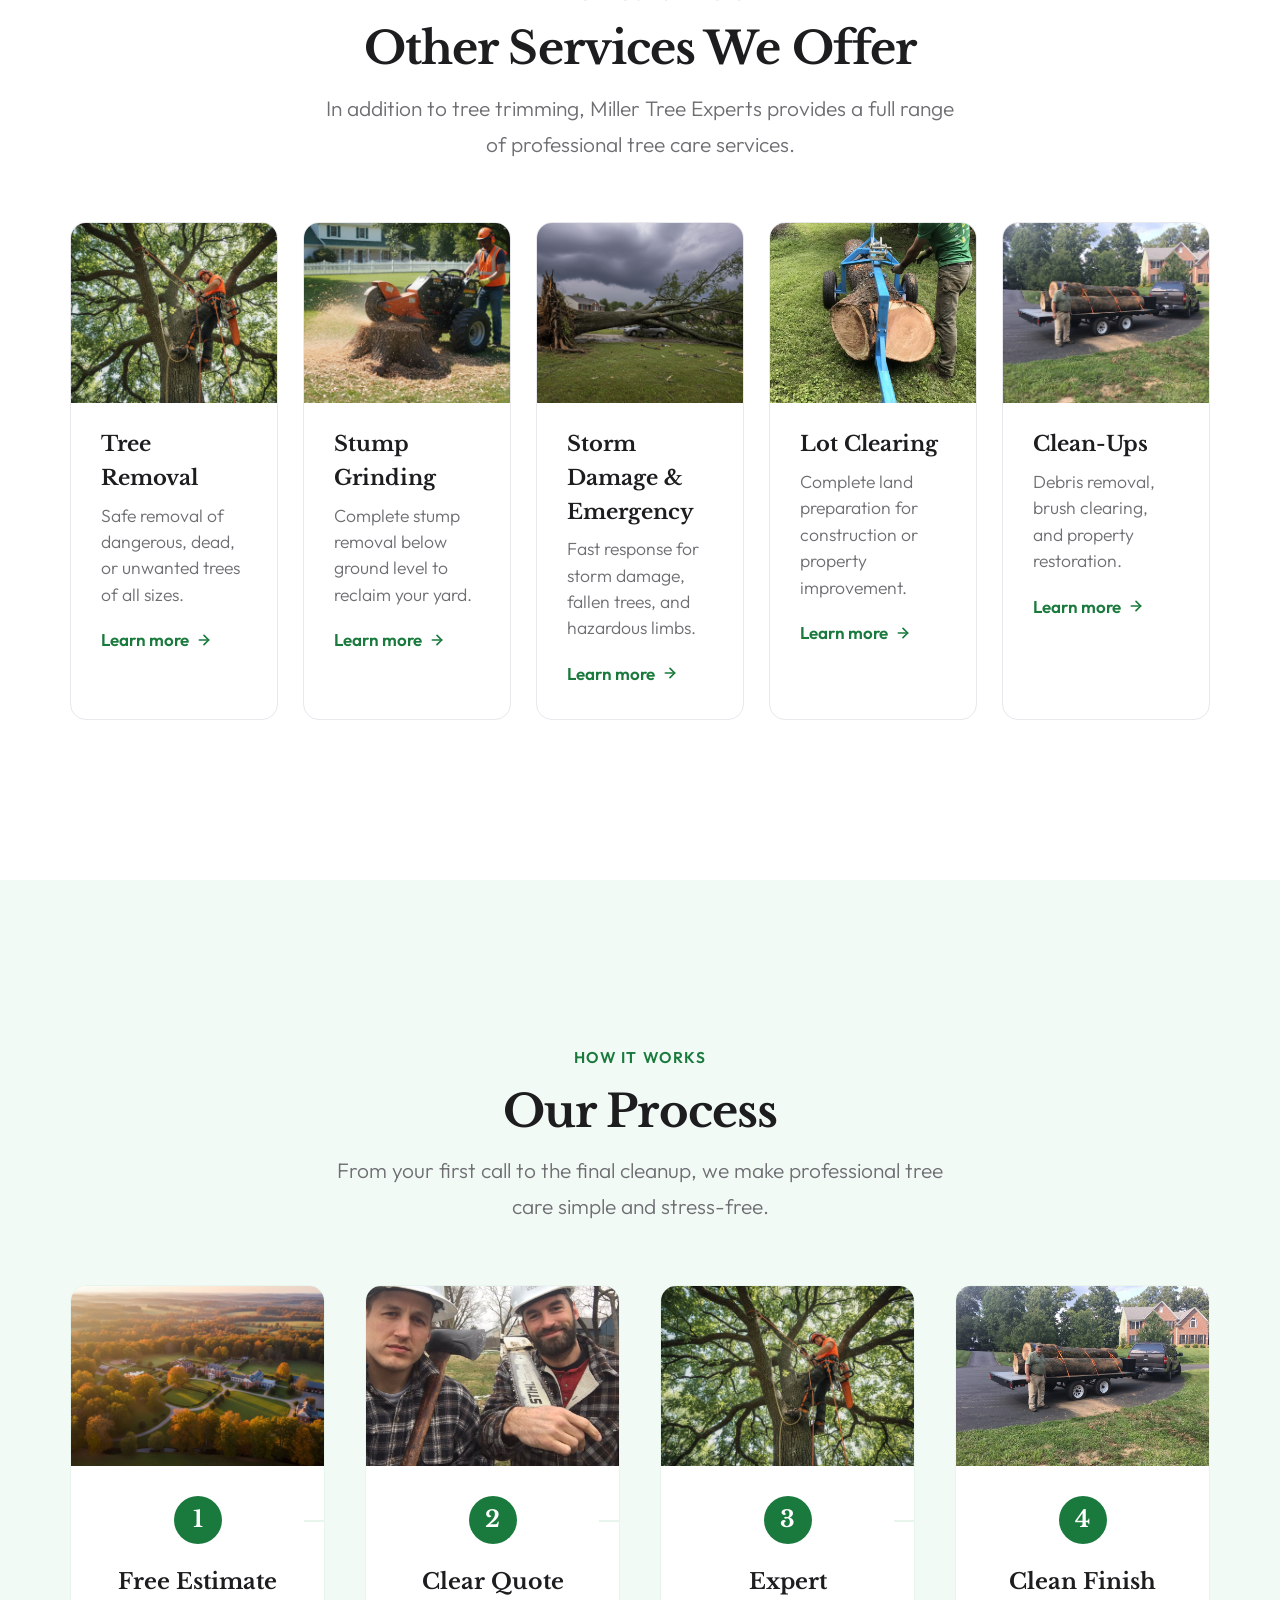
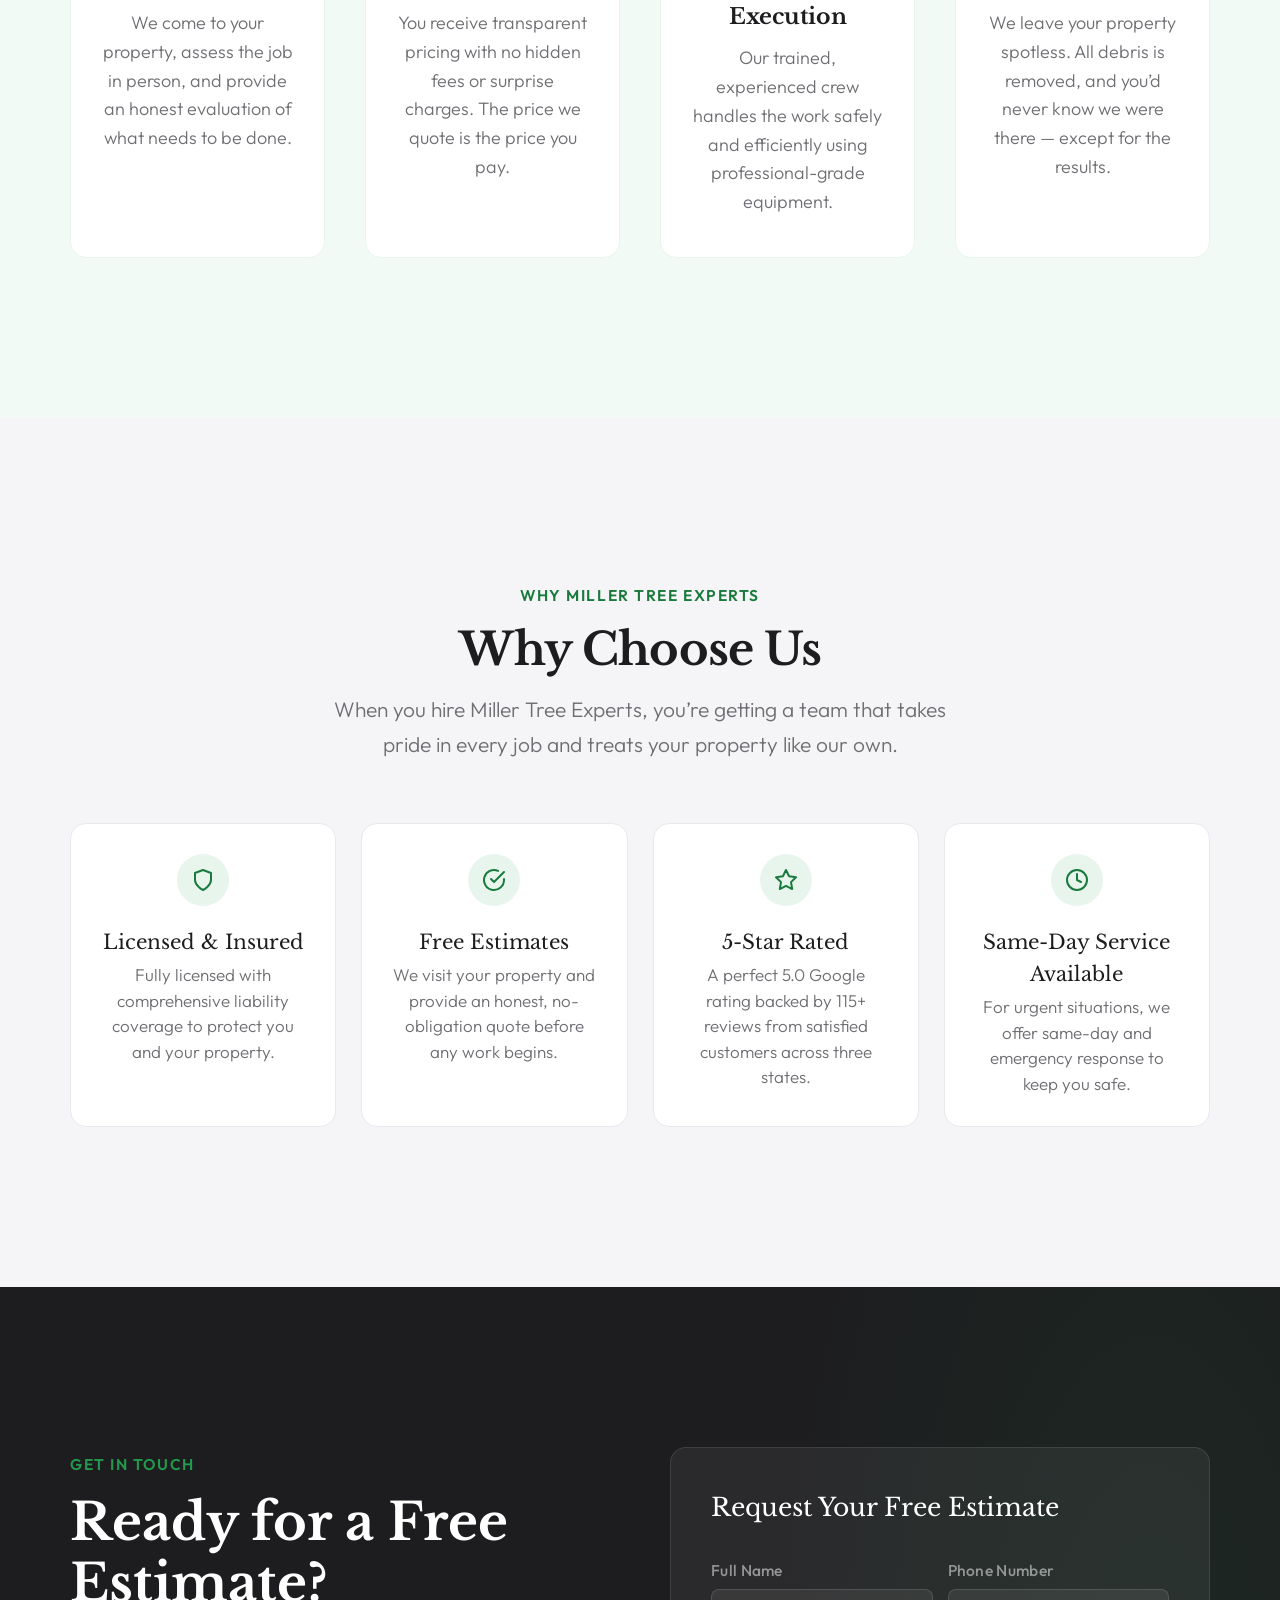
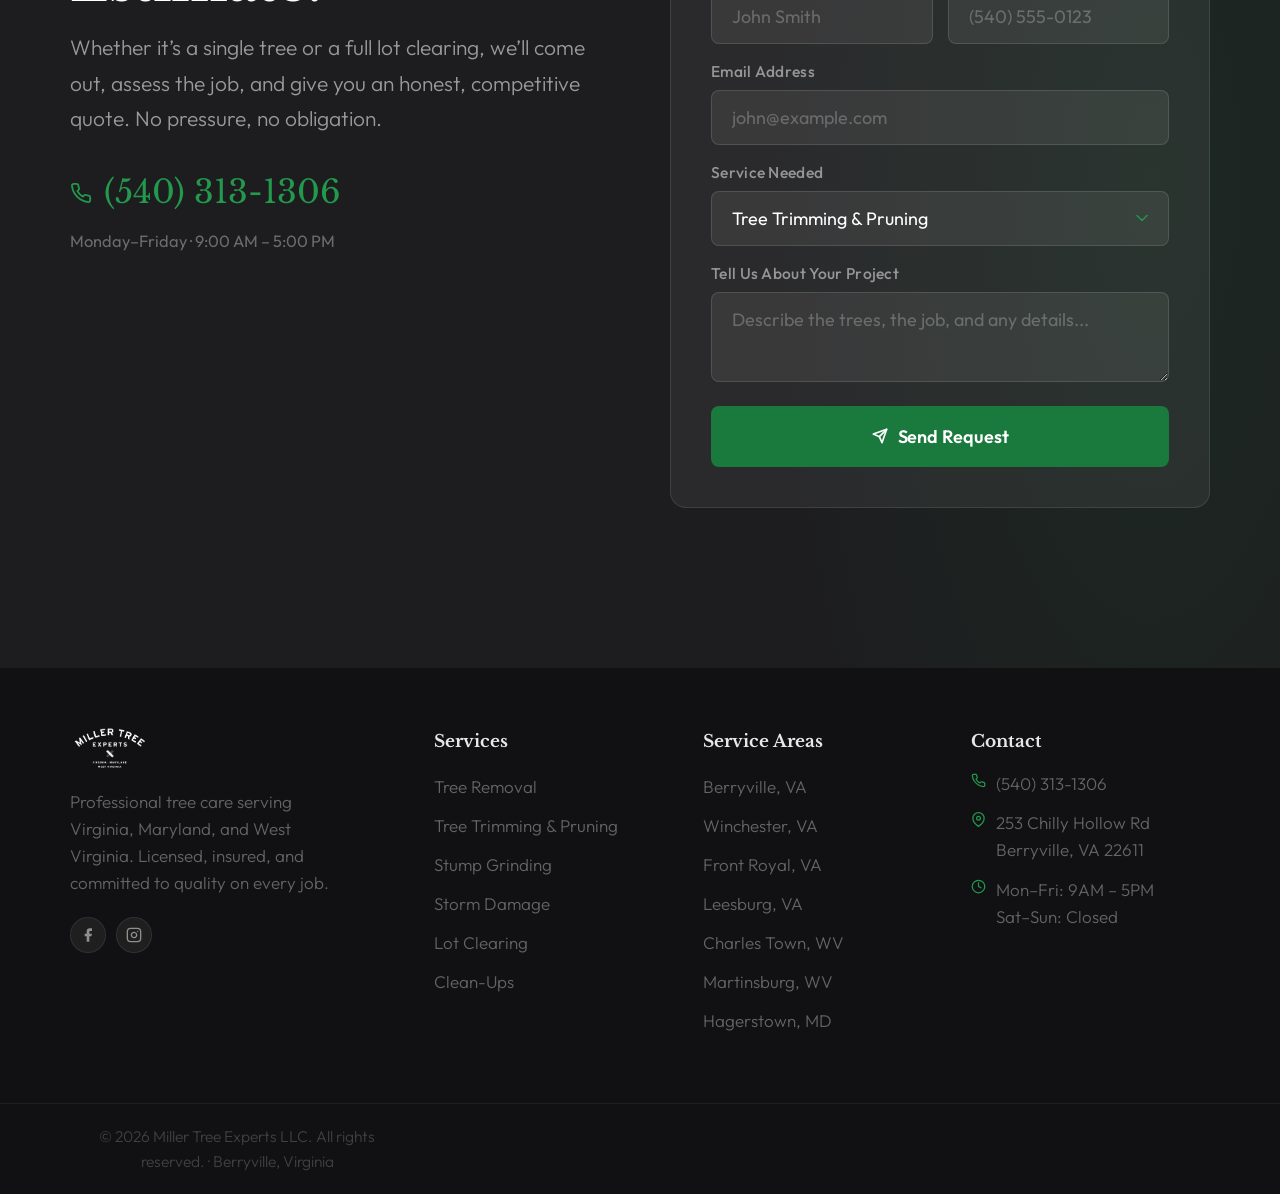
<file: prototype/tree-trimming.html>
<!DOCTYPE html>
<html lang="en">
<head>
    <meta charset="UTF-8">
    <meta name="viewport" content="width=device-width, initial-scale=1.0">
    <title>Tree Trimming &amp; Pruning Services | Miller Tree Experts | Berryville VA</title>
    <meta name="description" content="Expert tree trimming and pruning in Berryville, Winchester & the Shenandoah Valley. Crown thinning, deadwood removal, and clearance trimming. Licensed & insured. Free estimates. Call (540) 313-1306.">
    <meta name="keywords" content="tree trimming berryville va, tree pruning winchester va, tree trimming near me, crown thinning, deadwood removal, tree maintenance virginia">
    <meta property="og:title" content="Tree Trimming &amp; Pruning Services | Miller Tree Experts | Berryville VA">
    <meta property="og:description" content="Expert tree trimming and pruning in Berryville, Winchester &amp; the Shenandoah Valley. Licensed &amp; insured. Free estimates. Call (540) 313-1306.">
    <meta property="og:type" content="website">
    <meta property="og:url" content="https://millertreeexperts.com/services/tree-trimming">
    <meta property="og:image" content="https://millertreeexperts.com/og-image.jpg">
    <meta name="twitter:card" content="summary_large_image">
    <link rel="canonical" href="https://millertreeexperts.com/services/tree-trimming">

    <link rel="preconnect" href="https://fonts.googleapis.com">
    <link rel="preconnect" href="https://fonts.gstatic.com" crossorigin>
    <link href="https://fonts.googleapis.com/css2?family=Libre+Baskerville:ital,wght@0,400;0,700;1,400&family=Outfit:wght@300;400;500;600;700&display=swap" rel="stylesheet">

    <script type="application/ld+json">
    [
        {
            "@context": "https://schema.org",
            "@type": "Service",
            "name": "Tree Trimming & Pruning",
            "description": "Expert pruning to improve tree health, shape, and safety following ISA standards including crown thinning, crown raising, and deadwood removal.",
            "url": "https://millertreeexperts.com/services/tree-trimming",
            "provider": {
                "@type": "LocalBusiness",
                "name": "Miller Tree Experts LLC",
                "image": "https://millertreeexperts.com/logo.png",
                "telephone": "(540) 313-1306",
                "address": {
                    "@type": "PostalAddress",
                    "streetAddress": "253 Chilly Hollow Rd",
                    "addressLocality": "Berryville",
                    "addressRegion": "VA",
                    "postalCode": "22611",
                    "addressCountry": "US"
                },
                "geo": {
                    "@type": "GeoCoordinates",
                    "latitude": 39.1518,
                    "longitude": -77.9714
                },
                "url": "https://millertreeexperts.com",
                "sameAs": [
                    "https://www.facebook.com/millertreeexpert/",
                    "https://www.instagram.com/millertreeexperts/"
                ]
            },
            "areaServed": [
                {"@type": "State", "name": "Virginia"},
                {"@type": "State", "name": "Maryland"},
                {"@type": "State", "name": "West Virginia"}
            ],
            "offers": {
                "@type": "Offer",
                "price": "0",
                "priceCurrency": "USD",
                "description": "Free estimate"
            },
            "aggregateRating": {
                "@type": "AggregateRating",
                "ratingValue": "5.0",
                "reviewCount": "115",
                "bestRating": "5"
            }
        },
        {
            "@context": "https://schema.org",
            "@type": "BreadcrumbList",
            "itemListElement": [
                {
                    "@type": "ListItem",
                    "position": 1,
                    "name": "Home",
                    "item": "https://millertreeexperts.com/"
                },
                {
                    "@type": "ListItem",
                    "position": 2,
                    "name": "Services",
                    "item": "https://millertreeexperts.com/services"
                },
                {
                    "@type": "ListItem",
                    "position": 3,
                    "name": "Tree Trimming & Pruning",
                    "item": "https://millertreeexperts.com/services/tree-trimming"
                }
            ]
        },
        {
            "@context": "https://schema.org",
            "@type": "FAQPage",
            "mainEntity": [
                {
                    "@type": "Question",
                    "name": "When is the best time to trim trees in Virginia?",
                    "acceptedAnswer": {
                        "@type": "Answer",
                        "text": "Most trees can be trimmed year-round, but late winter (February–March) is ideal for most species because the tree is dormant and the branch structure is visible. Dead or hazardous branches should be removed any time they are identified."
                    }
                },
                {
                    "@type": "Question",
                    "name": "What is the difference between trimming and pruning?",
                    "acceptedAnswer": {
                        "@type": "Answer",
                        "text": "The terms are often used interchangeably, but pruning is more targeted — it involves selectively removing specific branches to improve health, structure, or safety. Trimming generally refers to shaping or reducing size. We assess each tree individually and recommend the right approach."
                    }
                },
                {
                    "@type": "Question",
                    "name": "How often should my trees be trimmed?",
                    "acceptedAnswer": {
                        "@type": "Answer",
                        "text": "Most trees benefit from pruning every 3 to 5 years, but fast-growing species or trees near structures may need attention more often. We recommend an annual inspection to catch potential problems early."
                    }
                },
                {
                    "@type": "Question",
                    "name": "Will trimming hurt my tree?",
                    "acceptedAnswer": {
                        "@type": "Answer",
                        "text": "Proper pruning following industry standards actually promotes healthier growth by improving airflow, light penetration, and structural strength. Improper cutting (like topping) can harm a tree — that is why it is important to hire a qualified professional."
                    }
                },
                {
                    "@type": "Question",
                    "name": "Do you clean up all the branches after trimming?",
                    "acceptedAnswer": {
                        "@type": "Answer",
                        "text": "Yes, complete debris cleanup is included with every trimming job. We chip branches on-site and haul away all waste, leaving your property clean."
                    }
                }
            ]
        }
    ]
    </script>

    <link rel="stylesheet" href="css/global.css">

    <!-- Component CSS -->
    <link rel="stylesheet" href="css/components/svc-detail.css">
    <link rel="stylesheet" href="css/components/faq.css">
    <link rel="stylesheet" href="css/components/other-services.css">
    <link rel="stylesheet" href="css/components/process.css">
    <link rel="stylesheet" href="css/components/why.css">
</head>

<body>

    <!-- NAV -->
    <header class="nav" role="banner">
        <div class="container">
            <a href="index-v2.html" class="nav__logo" aria-label="Miller Tree Experts - Home">
                <img src="images/miller-tree-logo.png" alt="Miller Tree Experts LLC logo" width="140" height="44">
            </a>
            <nav class="nav__links" aria-label="Main navigation">
                <a href="services.html" class="active">Services</a>
                <a href="about.html">About</a>
                <a href="reviews.html">Reviews</a>
                <a href="contact.html">Contact</a>
                <a href="blog.html">Blog</a>
            </nav>
            <div class="nav__cta">
                <a href="contact.html">
                    <svg viewBox="0 0 24 24" fill="none" stroke="currentColor" stroke-width="2.5" stroke-linecap="round" stroke-linejoin="round"><path d="M22 16.92v3a2 2 0 01-2.18 2 19.79 19.79 0 01-8.63-3.07 19.5 19.5 0 01-6-6 19.79 19.79 0 01-3.07-8.67A2 2 0 014.11 2h3a2 2 0 012 1.72c.127.96.361 1.903.7 2.81a2 2 0 01-.45 2.11L8.09 9.91a16 16 0 006 6l1.27-1.27a2 2 0 012.11-.45c.907.339 1.85.573 2.81.7A2 2 0 0122 16.92z"/></svg>
                    Free Estimate
                </a>
            </div>
            <button class="nav__toggle" aria-label="Toggle menu" aria-expanded="false">
                <span></span>
            </button>
        </div>
        <nav class="nav__mobile" aria-label="Mobile navigation">
            <div class="nav__mobile-inner">
                <a href="services.html">Services</a>
                <a href="about.html">About</a>
                <a href="reviews.html">Reviews</a>
                <a href="contact.html">Contact</a>
                <a href="blog.html">Blog</a>
                <a href="tel:5403131306" class="nav__mobile-phone">
                    <svg viewBox="0 0 24 24" fill="none" stroke="currentColor" stroke-width="2.5" stroke-linecap="round" stroke-linejoin="round" width="16" height="16"><path d="M22 16.92v3a2 2 0 01-2.18 2 19.79 19.79 0 01-8.63-3.07 19.5 19.5 0 01-6-6 19.79 19.79 0 01-3.07-8.67A2 2 0 014.11 2h3a2 2 0 012 1.72c.127.96.361 1.903.7 2.81a2 2 0 01-.45 2.11L8.09 9.91a16 16 0 006 6l1.27-1.27a2 2 0 012.11-.45c.907.339 1.85.573 2.81.7A2 2 0 0122 16.92z"/></svg>
                    (540) 313-1306
                </a>
            </div>
        </nav>
    </header>

    <main>

        <!-- PAGE HERO -->
        <section class="page-hero" aria-labelledby="page-hero-title">
            <div class="page-hero__image" role="presentation">
                <img src="images/yelp-tree-service-4.jpg" alt="" aria-hidden="true">
            </div>
            <div class="page-hero__content">
                <div class="container">
                    <nav class="page-hero__breadcrumb" aria-label="Breadcrumb">
                        <a href="index-v2.html">Home</a>
                        <svg viewBox="0 0 24 24" fill="none" stroke="currentColor" stroke-width="2.5" stroke-linecap="round" stroke-linejoin="round"><polyline points="9 18 15 12 9 6"/></svg>
                        <a href="services.html">Services</a>
                        <svg viewBox="0 0 24 24" fill="none" stroke="currentColor" stroke-width="2.5" stroke-linecap="round" stroke-linejoin="round"><polyline points="9 18 15 12 9 6"/></svg>
                        <span>Tree Trimming &amp; Pruning</span>
                    </nav>
                    <h1 id="page-hero-title" class="page-hero__title">Tree Trimming &amp; Pruning</h1>
                    <p class="page-hero__subtitle">Expert pruning to improve tree health, shape, and safety &mdash; from crown thinning to deadwood removal.</p>
                </div>
            </div>
        </section>

        <!-- SERVICE DETAIL -->
        <section class="svc-detail" id="tree-trimming" aria-labelledby="svc-title">
            <div class="container">
                <div class="svc-detail__grid">
                    <div class="svc-detail__image reveal">
                        <div class="svc-detail__image-wrap">
                            <img src="images/yelp-tree-service-1.jpg" alt="Arborist performing expert crown pruning and trimming on a mature tree" loading="lazy">
                        </div>
                        <div class="svc-detail__image-wrap">
                            <img src="images/yelp-tree-service-4.jpg" alt="Professional tree trimming and branch shaping by Miller Tree Experts" loading="lazy">
                        </div>
                    </div>
                    <div class="svc-detail__content reveal reveal-d2">
                        <h2 id="svc-title" class="svc-detail__title">Expert Tree Trimming &amp; Pruning in Berryville &amp; the Shenandoah Valley</h2>
                        <p class="svc-detail__text">Proper pruning is one of the best things you can do for the health, appearance, and longevity of your trees. At Miller Tree Experts, we follow industry-standard pruning practices to promote strong structure, reduce risk of branch failure, and enhance your property&rsquo;s curb appeal. Whether your trees need routine maintenance or corrective pruning, our crew has the skills and equipment to do it right.</p>
                        <p class="svc-detail__text">We perform a range of pruning techniques tailored to each tree&rsquo;s species, age, and condition. Crown thinning opens up the canopy to improve light penetration and air circulation, reducing the likelihood of disease. Crown raising removes lower branches to increase clearance over walkways, driveways, and structures. Deadwood removal eliminates dead, dying, or hazardous limbs before they become a safety concern. Each cut is made with purpose and precision.</p>
                        <p class="svc-detail__text">Regular pruning also helps prevent costly problems down the road. Overgrown branches rubbing against your roof, pressing into power lines, or blocking sightlines can create serious hazards. A well-maintained tree is safer, healthier, and more attractive. We recommend scheduling an annual assessment to keep your trees in top shape year-round.</p>

                        <div class="svc-detail__includes-title">What&rsquo;s Included</div>
                        <ul class="svc-detail__includes">
                            <li>
                                <svg viewBox="0 0 24 24" fill="none" stroke="currentColor" stroke-width="2.5" stroke-linecap="round" stroke-linejoin="round"><polyline points="20 6 9 17 4 12"/></svg>
                                Tree health assessment
                            </li>
                            <li>
                                <svg viewBox="0 0 24 24" fill="none" stroke="currentColor" stroke-width="2.5" stroke-linecap="round" stroke-linejoin="round"><polyline points="20 6 9 17 4 12"/></svg>
                                Strategic pruning plan
                            </li>
                            <li>
                                <svg viewBox="0 0 24 24" fill="none" stroke="currentColor" stroke-width="2.5" stroke-linecap="round" stroke-linejoin="round"><polyline points="20 6 9 17 4 12"/></svg>
                                Crown thinning &amp; raising
                            </li>
                            <li>
                                <svg viewBox="0 0 24 24" fill="none" stroke="currentColor" stroke-width="2.5" stroke-linecap="round" stroke-linejoin="round"><polyline points="20 6 9 17 4 12"/></svg>
                                Deadwood removal
                            </li>
                            <li>
                                <svg viewBox="0 0 24 24" fill="none" stroke="currentColor" stroke-width="2.5" stroke-linecap="round" stroke-linejoin="round"><polyline points="20 6 9 17 4 12"/></svg>
                                Debris cleanup
                            </li>
                            <li>
                                <svg viewBox="0 0 24 24" fill="none" stroke="currentColor" stroke-width="2.5" stroke-linecap="round" stroke-linejoin="round"><polyline points="20 6 9 17 4 12"/></svg>
                                Clearance trimming
                            </li>
                        </ul>

                        <a href="#contact" class="btn btn--primary">
                            <svg viewBox="0 0 24 24" fill="none" stroke="currentColor" stroke-width="2.5" stroke-linecap="round" stroke-linejoin="round"><path d="M21 15a2 2 0 01-2 2H7l-4 4V5a2 2 0 012-2h14a2 2 0 012 2z"/></svg>
                            Get a Free Estimate
                        </a>
                    </div>
                </div>
            </div>
        </section>

        <!-- FAQ SECTION -->
        <section class="faq-section" aria-labelledby="faq-title">
            <div class="container">
                <div class="section__header reveal">
                    <div class="section__eyebrow">FAQ</div>
                    <h2 id="faq-title" class="section__title">Tree Trimming &amp; Pruning Questions</h2>
                    <p class="section__desc">Common questions about our tree trimming and pruning services. Don&rsquo;t see yours? Give us a call.</p>
                </div>

                <div class="faq__list">
                    <div class="faq__item reveal reveal-d1">
                        <button class="faq__question" aria-expanded="false" aria-controls="faq-1">
                            When is the best time to trim trees in Virginia?
                            <span class="faq__icon">
                                <svg viewBox="0 0 24 24" fill="none" stroke="currentColor" stroke-width="2.5" stroke-linecap="round" stroke-linejoin="round"><line x1="12" y1="5" x2="12" y2="19"/><line x1="5" y1="12" x2="19" y2="12"/></svg>
                            </span>
                        </button>
                        <div class="faq__answer" id="faq-1" role="region">
                            <div class="faq__answer-inner">
                                Most trees can be trimmed year-round, but late winter (February&ndash;March) is ideal for most species because the tree is dormant and the branch structure is visible. Dead or hazardous branches should be removed any time they are identified.
                            </div>
                        </div>
                    </div>

                    <div class="faq__item reveal reveal-d2">
                        <button class="faq__question" aria-expanded="false" aria-controls="faq-2">
                            What is the difference between trimming and pruning?
                            <span class="faq__icon">
                                <svg viewBox="0 0 24 24" fill="none" stroke="currentColor" stroke-width="2.5" stroke-linecap="round" stroke-linejoin="round"><line x1="12" y1="5" x2="12" y2="19"/><line x1="5" y1="12" x2="19" y2="12"/></svg>
                            </span>
                        </button>
                        <div class="faq__answer" id="faq-2" role="region">
                            <div class="faq__answer-inner">
                                The terms are often used interchangeably, but pruning is more targeted &mdash; it involves selectively removing specific branches to improve health, structure, or safety. Trimming generally refers to shaping or reducing size. We assess each tree individually and recommend the right approach.
                            </div>
                        </div>
                    </div>

                    <div class="faq__item reveal reveal-d3">
                        <button class="faq__question" aria-expanded="false" aria-controls="faq-3">
                            How often should my trees be trimmed?
                            <span class="faq__icon">
                                <svg viewBox="0 0 24 24" fill="none" stroke="currentColor" stroke-width="2.5" stroke-linecap="round" stroke-linejoin="round"><line x1="12" y1="5" x2="12" y2="19"/><line x1="5" y1="12" x2="19" y2="12"/></svg>
                            </span>
                        </button>
                        <div class="faq__answer" id="faq-3" role="region">
                            <div class="faq__answer-inner">
                                Most trees benefit from pruning every 3 to 5 years, but fast-growing species or trees near structures may need attention more often. We recommend an annual inspection to catch potential problems early.
                            </div>
                        </div>
                    </div>

                    <div class="faq__item reveal reveal-d4">
                        <button class="faq__question" aria-expanded="false" aria-controls="faq-4">
                            Will trimming hurt my tree?
                            <span class="faq__icon">
                                <svg viewBox="0 0 24 24" fill="none" stroke="currentColor" stroke-width="2.5" stroke-linecap="round" stroke-linejoin="round"><line x1="12" y1="5" x2="12" y2="19"/><line x1="5" y1="12" x2="19" y2="12"/></svg>
                            </span>
                        </button>
                        <div class="faq__answer" id="faq-4" role="region">
                            <div class="faq__answer-inner">
                                Proper pruning following industry standards actually promotes healthier growth by improving airflow, light penetration, and structural strength. Improper cutting (like topping) can harm a tree &mdash; that is why it is important to hire a qualified professional.
                            </div>
                        </div>
                    </div>

                    <div class="faq__item reveal reveal-d5">
                        <button class="faq__question" aria-expanded="false" aria-controls="faq-5">
                            Do you clean up all the branches after trimming?
                            <span class="faq__icon">
                                <svg viewBox="0 0 24 24" fill="none" stroke="currentColor" stroke-width="2.5" stroke-linecap="round" stroke-linejoin="round"><line x1="12" y1="5" x2="12" y2="19"/><line x1="5" y1="12" x2="19" y2="12"/></svg>
                            </span>
                        </button>
                        <div class="faq__answer" id="faq-5" role="region">
                            <div class="faq__answer-inner">
                                Yes, complete debris cleanup is included with every trimming job. We chip branches on-site and haul away all waste, leaving your property clean.
                            </div>
                        </div>
                    </div>
                </div>
            </div>
        </section>

        <!-- OTHER SERVICES -->
        <section class="section section--lg" id="other-services" aria-labelledby="other-svc-title">
            <div class="container">
                <div class="section__header reveal">
                    <div class="section__eyebrow">Explore Our Services</div>
                    <h2 id="other-svc-title" class="section__title">Other Services We Offer</h2>
                    <p class="section__desc">In addition to tree trimming, Miller Tree Experts provides a full range of professional tree care services.</p>
                </div>

                <div class="other-svc__grid">
                    <a href="tree-removal.html" class="other-svc__card reveal reveal-d1">
                        <div class="other-svc__img">
                            <img src="images/generated/tree-removal-action.jpg" alt="Safe tree removal services" loading="lazy">
                        </div>
                        <div class="other-svc__body">
                            <h3 class="other-svc__title">Tree Removal</h3>
                            <p class="other-svc__desc">Safe removal of dangerous, dead, or unwanted trees of all sizes.</p>
                            <span class="other-svc__link">
                                Learn more
                                <svg viewBox="0 0 24 24" fill="none" stroke="currentColor" stroke-width="2.5" stroke-linecap="round" stroke-linejoin="round"><line x1="5" y1="12" x2="19" y2="12"/><polyline points="12 5 19 12 12 19"/></svg>
                            </span>
                        </div>
                    </a>

                    <a href="stump-grinding.html" class="other-svc__card reveal reveal-d2">
                        <div class="other-svc__img">
                            <img src="images/generated/stump-grinding.jpg" alt="Professional stump grinding services" loading="lazy">
                        </div>
                        <div class="other-svc__body">
                            <h3 class="other-svc__title">Stump Grinding</h3>
                            <p class="other-svc__desc">Complete stump removal below ground level to reclaim your yard.</p>
                            <span class="other-svc__link">
                                Learn more
                                <svg viewBox="0 0 24 24" fill="none" stroke="currentColor" stroke-width="2.5" stroke-linecap="round" stroke-linejoin="round"><line x1="5" y1="12" x2="19" y2="12"/><polyline points="12 5 19 12 12 19"/></svg>
                            </span>
                        </div>
                    </a>

                    <a href="storm-damage.html" class="other-svc__card reveal reveal-d3">
                        <div class="other-svc__img">
                            <img src="images/generated/storm-damage-2.jpg" alt="Emergency storm damage tree removal" loading="lazy">
                        </div>
                        <div class="other-svc__body">
                            <h3 class="other-svc__title">Storm Damage &amp; Emergency</h3>
                            <p class="other-svc__desc">Fast response for storm damage, fallen trees, and hazardous limbs.</p>
                            <span class="other-svc__link">
                                Learn more
                                <svg viewBox="0 0 24 24" fill="none" stroke="currentColor" stroke-width="2.5" stroke-linecap="round" stroke-linejoin="round"><line x1="5" y1="12" x2="19" y2="12"/><polyline points="12 5 19 12 12 19"/></svg>
                            </span>
                        </div>
                    </a>

                    <a href="lot-clearing.html" class="other-svc__card reveal reveal-d4">
                        <div class="other-svc__img">
                            <img src="images/yelp-tree-service-3.jpg" alt="Professional lot clearing and land preparation" loading="lazy">
                        </div>
                        <div class="other-svc__body">
                            <h3 class="other-svc__title">Lot Clearing</h3>
                            <p class="other-svc__desc">Complete land preparation for construction or property improvement.</p>
                            <span class="other-svc__link">
                                Learn more
                                <svg viewBox="0 0 24 24" fill="none" stroke="currentColor" stroke-width="2.5" stroke-linecap="round" stroke-linejoin="round"><line x1="5" y1="12" x2="19" y2="12"/><polyline points="12 5 19 12 12 19"/></svg>
                            </span>
                        </div>
                    </a>

                    <a href="clean-ups.html" class="other-svc__card reveal reveal-d5">
                        <div class="other-svc__img">
                            <img src="images/yelp-tree-service-7.jpg" alt="Property clean-up and debris removal services" loading="lazy">
                        </div>
                        <div class="other-svc__body">
                            <h3 class="other-svc__title">Clean-Ups</h3>
                            <p class="other-svc__desc">Debris removal, brush clearing, and property restoration.</p>
                            <span class="other-svc__link">
                                Learn more
                                <svg viewBox="0 0 24 24" fill="none" stroke="currentColor" stroke-width="2.5" stroke-linecap="round" stroke-linejoin="round"><line x1="5" y1="12" x2="19" y2="12"/><polyline points="12 5 19 12 12 19"/></svg>
                            </span>
                        </div>
                    </a>
                </div>
            </div>
        </section>

        <!-- OUR PROCESS -->
        <section class="section section--lg section--green-wash" id="process" aria-labelledby="process-title">
            <div class="container">
                <div class="section__header reveal">
                    <div class="section__eyebrow">How It Works</div>
                    <h2 id="process-title" class="section__title">Our Process</h2>
                    <p class="section__desc">From your first call to the final cleanup, we make professional tree care simple and stress-free.</p>
                </div>

                <div class="process__grid">
                    <div class="process__step reveal reveal-d1">
                        <img src="images/generated/property-trees.jpg" alt="Aerial view of Shenandoah Valley property surrounded by mature trees" class="process__step-image" loading="lazy">
                        <div class="process__step-body">
                            <div class="process__step-number">1</div>
                            <h3 class="process__step-title">Free Estimate</h3>
                            <p class="process__step-desc">We come to your property, assess the job in person, and provide an honest evaluation of what needs to be done.</p>
                        </div>
                        <div class="process__connector"></div>
                    </div>
                    <div class="process__step reveal reveal-d2">
                        <img src="images/yelp-tree-service-4.jpg" alt="Miller Tree Experts crew members ready to work with professional equipment" class="process__step-image" loading="lazy">
                        <div class="process__step-body">
                            <div class="process__step-number">2</div>
                            <h3 class="process__step-title">Clear Quote</h3>
                            <p class="process__step-desc">You receive transparent pricing with no hidden fees or surprise charges. The price we quote is the price you pay.</p>
                        </div>
                        <div class="process__connector"></div>
                    </div>
                    <div class="process__step reveal reveal-d3">
                        <img src="images/generated/tree-removal-action.jpg" alt="Professional arborist performing expert tree work with climbing gear" class="process__step-image" loading="lazy">
                        <div class="process__step-body">
                            <div class="process__step-number">3</div>
                            <h3 class="process__step-title">Expert Execution</h3>
                            <p class="process__step-desc">Our trained, experienced crew handles the work safely and efficiently using professional-grade equipment.</p>
                        </div>
                        <div class="process__connector"></div>
                    </div>
                    <div class="process__step reveal reveal-d4">
                        <img src="images/yelp-tree-service-7.jpg" alt="Completed tree removal job with logs hauled away on trailer" class="process__step-image" loading="lazy">
                        <div class="process__step-body">
                            <div class="process__step-number">4</div>
                            <h3 class="process__step-title">Clean Finish</h3>
                            <p class="process__step-desc">We leave your property spotless. All debris is removed, and you&rsquo;d never know we were there &mdash; except for the results.</p>
                        </div>
                    </div>
                </div>
            </div>
        </section>

        <!-- WHY CHOOSE US -->
        <section class="section section--lg section--gray" id="why-us" aria-labelledby="why-title">
            <div class="container">
                <div class="section__header reveal">
                    <div class="section__eyebrow">Why Miller Tree Experts</div>
                    <h2 id="why-title" class="section__title">Why Choose Us</h2>
                    <p class="section__desc">When you hire Miller Tree Experts, you&rsquo;re getting a team that takes pride in every job and treats your property like our own.</p>
                </div>

                <div class="why__grid">
                    <div class="why__item reveal reveal-d1">
                        <div class="why__icon">
                            <svg viewBox="0 0 24 24" fill="none" stroke="currentColor" stroke-width="2" stroke-linecap="round" stroke-linejoin="round"><path d="M12 22s8-4 8-10V5l-8-3-8 3v7c0 6 8 10 8 10z"/></svg>
                        </div>
                        <div>
                            <div class="why__title">Licensed &amp; Insured</div>
                            <div class="why__desc">Fully licensed with comprehensive liability coverage to protect you and your property.</div>
                        </div>
                    </div>
                    <div class="why__item reveal reveal-d2">
                        <div class="why__icon">
                            <svg viewBox="0 0 24 24" fill="none" stroke="currentColor" stroke-width="2" stroke-linecap="round" stroke-linejoin="round"><path d="M22 11.08V12a10 10 0 11-5.93-9.14"/><polyline points="22 4 12 14.01 9 11.01"/></svg>
                        </div>
                        <div>
                            <div class="why__title">Free Estimates</div>
                            <div class="why__desc">We visit your property and provide an honest, no-obligation quote before any work begins.</div>
                        </div>
                    </div>
                    <div class="why__item reveal reveal-d3">
                        <div class="why__icon">
                            <svg viewBox="0 0 24 24" fill="none" stroke="currentColor" stroke-width="2" stroke-linecap="round" stroke-linejoin="round"><path d="M12 2l3.09 6.26L22 9.27l-5 4.87 1.18 6.88L12 17.77l-6.18 3.25L7 14.14 2 9.27l6.91-1.01L12 2z"/></svg>
                        </div>
                        <div>
                            <div class="why__title">5-Star Rated</div>
                            <div class="why__desc">A perfect 5.0 Google rating backed by 115+ reviews from satisfied customers across three states.</div>
                        </div>
                    </div>
                    <div class="why__item reveal reveal-d4">
                        <div class="why__icon">
                            <svg viewBox="0 0 24 24" fill="none" stroke="currentColor" stroke-width="2" stroke-linecap="round" stroke-linejoin="round"><circle cx="12" cy="12" r="10"/><polyline points="12 6 12 12 16 14"/></svg>
                        </div>
                        <div>
                            <div class="why__title">Same-Day Service Available</div>
                            <div class="why__desc">For urgent situations, we offer same-day and emergency response to keep you safe.</div>
                        </div>
                    </div>
                </div>
            </div>
        </section>

        <!-- CTA -->
        <section class="cta" id="contact" aria-labelledby="cta-title">
            <div class="container">
                <div class="reveal">
                    <div class="section__eyebrow" style="color: var(--green-light);">Get In Touch</div>
                    <h2 id="cta-title" class="cta__title">Ready for a Free Estimate?</h2>
                    <p class="cta__text">Whether it&rsquo;s a single tree or a full lot clearing, we&rsquo;ll come out, assess the job, and give you an honest, competitive quote. No pressure, no obligation.</p>
                    <a href="tel:5403131306" class="cta__phone">
                        <svg viewBox="0 0 24 24" fill="none" stroke="currentColor" stroke-width="2" stroke-linecap="round" stroke-linejoin="round"><path d="M22 16.92v3a2 2 0 01-2.18 2 19.79 19.79 0 01-8.63-3.07 19.5 19.5 0 01-6-6 19.79 19.79 0 01-3.07-8.67A2 2 0 014.11 2h3a2 2 0 012 1.72c.127.96.361 1.903.7 2.81a2 2 0 01-.45 2.11L8.09 9.91a16 16 0 006 6l1.27-1.27a2 2 0 012.11-.45c.907.339 1.85.573 2.81.7A2 2 0 0122 16.92z"/></svg>
                        (540) 313-1306
                    </a>
                    <div class="cta__hours">Monday&ndash;Friday &middot; 9:00 AM &ndash; 5:00 PM</div>
                </div>

                <div class="cta__form reveal">
                    <div class="cta__form-title">Request Your Free Estimate</div>
                    <form action="#" method="POST" aria-label="Free estimate request form">
                        <div class="form-row">
                            <div class="form-group">
                                <label for="name">Full Name</label>
                                <input type="text" id="name" name="name" placeholder="John Smith" required>
                            </div>
                            <div class="form-group">
                                <label for="phone">Phone Number</label>
                                <input type="tel" id="phone" name="phone" placeholder="(540) 555-0123" required>
                            </div>
                        </div>
                        <div class="form-group">
                            <label for="email">Email Address</label>
                            <input type="email" id="email" name="email" placeholder="john@example.com">
                        </div>
                        <div class="form-group">
                            <label for="service">Service Needed</label>
                            <select id="service" name="service" required>
                                <option value="" disabled>Select a service...</option>
                                <option value="tree-removal">Tree Removal</option>
                                <option value="tree-trimming" selected>Tree Trimming &amp; Pruning</option>
                                <option value="stump-grinding">Stump Grinding</option>
                                <option value="storm-damage">Storm Damage &amp; Emergency</option>
                                <option value="lot-clearing">Lot Clearing</option>
                                <option value="clean-up">Clean-Up</option>
                                <option value="other">Other</option>
                            </select>
                        </div>
                        <div class="form-group">
                            <label for="message">Tell Us About Your Project</label>
                            <textarea id="message" name="message" placeholder="Describe the trees, the job, and any details..."></textarea>
                        </div>
                        <button type="submit" class="btn btn--primary">
                            <svg viewBox="0 0 24 24" fill="none" stroke="currentColor" stroke-width="2.5" stroke-linecap="round" stroke-linejoin="round"><line x1="22" y1="2" x2="11" y2="13"/><polygon points="22 2 15 22 11 13 2 9 22 2"/></svg>
                            Send Request
                        </button>
                    </form>
                </div>
            </div>
        </section>

    </main>

    <!-- FOOTER -->
    <footer class="footer" role="contentinfo">
        <div class="container">
            <div class="footer__brand">
                <img src="images/miller-tree-logo.png" alt="Miller Tree Experts LLC" width="140" height="44">
                <p class="footer__brand-text">Professional tree care serving Virginia, Maryland, and West Virginia. Licensed, insured, and committed to quality on every job.</p>
                <div class="footer__social">
                    <a href="https://www.facebook.com/millertreeexpert/" target="_blank" rel="noopener noreferrer" aria-label="Follow us on Facebook">
                        <svg viewBox="0 0 24 24" fill="currentColor"><path d="M18 2h-3a5 5 0 00-5 5v3H7v4h3v8h4v-8h3l1-4h-4V7a1 1 0 011-1h3z"/></svg>
                    </a>
                    <a href="https://www.instagram.com/millertreeexperts/" target="_blank" rel="noopener noreferrer" aria-label="Follow us on Instagram">
                        <svg viewBox="0 0 24 24" fill="none" stroke="currentColor" stroke-width="2" stroke-linecap="round" stroke-linejoin="round"><rect x="2" y="2" width="20" height="20" rx="5" ry="5"/><path d="M16 11.37A4 4 0 1112.63 8 4 4 0 0116 11.37z"/><line x1="17.5" y1="6.5" x2="17.51" y2="6.5"/></svg>
                    </a>
                </div>
            </div>

            <div class="footer__col">
                <h3 class="footer__col-title">Services</h3>
                <ul>
                    <li><a href="tree-removal.html">Tree Removal</a></li>
                    <li><a href="tree-trimming.html">Tree Trimming &amp; Pruning</a></li>
                    <li><a href="stump-grinding.html">Stump Grinding</a></li>
                    <li><a href="storm-damage.html">Storm Damage</a></li>
                    <li><a href="lot-clearing.html">Lot Clearing</a></li>
                    <li><a href="clean-ups.html">Clean-Ups</a></li>
                </ul>
            </div>

            <div class="footer__col">
                <h3 class="footer__col-title">Service Areas</h3>
                <ul>
                    <li><a href="index-v2.html#areas">Berryville, VA</a></li>
                    <li><a href="index-v2.html#areas">Winchester, VA</a></li>
                    <li><a href="index-v2.html#areas">Front Royal, VA</a></li>
                    <li><a href="index-v2.html#areas">Leesburg, VA</a></li>
                    <li><a href="index-v2.html#areas">Charles Town, WV</a></li>
                    <li><a href="index-v2.html#areas">Martinsburg, WV</a></li>
                    <li><a href="index-v2.html#areas">Hagerstown, MD</a></li>
                </ul>
            </div>

            <div class="footer__col">
                <h3 class="footer__col-title">Contact</h3>
                <div class="footer__contact-item">
                    <svg viewBox="0 0 24 24" fill="none" stroke="currentColor" stroke-width="2" stroke-linecap="round" stroke-linejoin="round"><path d="M22 16.92v3a2 2 0 01-2.18 2 19.79 19.79 0 01-8.63-3.07 19.5 19.5 0 01-6-6 19.79 19.79 0 01-3.07-8.67A2 2 0 014.11 2h3a2 2 0 012 1.72c.127.96.361 1.903.7 2.81a2 2 0 01-.45 2.11L8.09 9.91a16 16 0 006 6l1.27-1.27a2 2 0 012.11-.45c.907.339 1.85.573 2.81.7A2 2 0 0122 16.92z"/></svg>
                    <a href="tel:5403131306">(540) 313-1306</a>
                </div>
                <div class="footer__contact-item">
                    <svg viewBox="0 0 24 24" fill="none" stroke="currentColor" stroke-width="2" stroke-linecap="round" stroke-linejoin="round"><path d="M21 10c0 7-9 13-9 13s-9-6-9-13a9 9 0 0118 0z"/><circle cx="12" cy="10" r="3"/></svg>
                    <span>253 Chilly Hollow Rd<br>Berryville, VA 22611</span>
                </div>
                <div class="footer__contact-item">
                    <svg viewBox="0 0 24 24" fill="none" stroke="currentColor" stroke-width="2" stroke-linecap="round" stroke-linejoin="round"><circle cx="12" cy="12" r="10"/><polyline points="12 6 12 12 16 14"/></svg>
                    <span>Mon&ndash;Fri: 9AM &ndash; 5PM<br>Sat&ndash;Sun: Closed</span>
                </div>
            </div>
        </div>

        <div class="footer__bottom">
            <div class="container">
                &copy; 2026 Miller Tree Experts LLC. All rights reserved. &middot; Berryville, Virginia
            </div>
        </div>
    </footer>

    <script>
        // Scroll reveal
        const revealEls = document.querySelectorAll('.reveal');
        const observer = new IntersectionObserver((entries) => {
            entries.forEach(entry => {
                if (entry.isIntersecting) {
                    entry.target.classList.add('visible');
                    observer.unobserve(entry.target);
                }
            });
        }, { threshold: 0.08, rootMargin: '0px 0px -30px 0px' });
        revealEls.forEach(el => observer.observe(el));

        // Sticky nav
        const nav = document.querySelector('.nav');
        window.addEventListener('scroll', () => {
            nav.classList.toggle('scrolled', window.scrollY > 20);
        }, { passive: true });

        // Mobile nav
        const toggle = document.querySelector('.nav__toggle');
        const mobileNav = document.querySelector('.nav__mobile');
        toggle.addEventListener('click', () => {
            const isOpen = mobileNav.classList.toggle('open');
            toggle.classList.toggle('active');
            toggle.setAttribute('aria-expanded', isOpen);
        });
        mobileNav.querySelectorAll('a').forEach(link => {
            link.addEventListener('click', () => {
                mobileNav.classList.remove('open');
                toggle.classList.remove('active');
                toggle.setAttribute('aria-expanded', 'false');
            });
        });
        // Close mobile menu when clicking outside
        document.addEventListener('click', (e) => {
            if (!e.target.closest('.nav') && mobileNav.classList.contains('open')) {
                mobileNav.classList.remove('open');
                toggle.classList.remove('active');
                toggle.setAttribute('aria-expanded', 'false');
            }
        });

        // Smooth scroll for anchor links
        document.querySelectorAll('a[href^="#"]').forEach(anchor => {
            anchor.addEventListener('click', function (e) {
                const target = document.querySelector(this.getAttribute('href'));
                if (target) {
                    e.preventDefault();
                    const navHeight = document.querySelector('.nav').offsetHeight;
                    const targetPos = target.getBoundingClientRect().top + window.pageYOffset - navHeight;
                    window.scrollTo({ top: targetPos, behavior: 'smooth' });
                }
            });
        });

        // FAQ Accordion
        const faqItems = document.querySelectorAll('.faq__item');

        faqItems.forEach(item => {
            const question = item.querySelector('.faq__question');
            const answer = item.querySelector('.faq__answer');
            const inner = answer.querySelector('.faq__answer-inner');

            question.addEventListener('click', () => {
                const isActive = item.classList.contains('active');

                // Close all other items
                faqItems.forEach(otherItem => {
                    if (otherItem !== item && otherItem.classList.contains('active')) {
                        otherItem.classList.remove('active');
                        otherItem.querySelector('.faq__question').setAttribute('aria-expanded', 'false');
                        otherItem.querySelector('.faq__answer').style.maxHeight = '0';
                    }
                });

                // Toggle current item
                if (isActive) {
                    item.classList.remove('active');
                    question.setAttribute('aria-expanded', 'false');
                    answer.style.maxHeight = '0';
                } else {
                    item.classList.add('active');
                    question.setAttribute('aria-expanded', 'true');
                    answer.style.maxHeight = inner.scrollHeight + 'px';
                }
            });
        });
    </script>

</body>
</html>
</file>
<file: prototype/css/global.css>
/* ========================================
   GLOBAL STYLES — Miller Tree Experts
   Shared across all pages
   ======================================== */

/* ========================================
   RESET & VARIABLES
   ======================================== */
*, *::before, *::after { box-sizing: border-box; margin: 0; padding: 0; }

:root {
    --green: #1A7A3D;
    --green-light: #22994D;
    --green-pale: #E8F5ED;
    --green-wash: #F2FAF5;
    --slate: #1D1D1F;
    --slate-mid: #424245;
    --slate-light: #6E6E73;
    --gray-100: #F5F5F7;
    --gray-200: #E8E8ED;
    --gray-300: #D2D2D7;
    --white: #FFFFFF;
    --warm: #FAFAF8;

    --font-heading: 'Libre Baskerville', Georgia, serif;
    --font-body: 'Outfit', system-ui, sans-serif;

    --space-xs: 0.5rem;
    --space-sm: 1rem;
    --space-md: 1.5rem;
    --space-lg: 3rem;
    --space-xl: 5rem;
    --space-2xl: 8rem;

    --radius-sm: 8px;
    --radius-md: 12px;
    --radius-lg: 16px;
    --radius-xl: 24px;

    --shadow-sm: 0 1px 2px rgba(0,0,0,0.04);
    --shadow-md: 0 4px 16px rgba(0,0,0,0.06);
    --shadow-lg: 0 12px 40px rgba(0,0,0,0.08);
    --shadow-xl: 0 24px 60px rgba(0,0,0,0.1);

    --transition: 0.35s cubic-bezier(0.4, 0, 0.2, 1);
}

@media (max-width: 639px) {
    :root {
        --space-lg: 2rem;
        --space-xl: 3rem;
        --space-2xl: 3.5rem;
    }
}

html { scroll-behavior: smooth; font-size: 20px; }

body {
    font-family: var(--font-body);
    color: var(--slate);
    background: var(--white);
    line-height: 1.6;
    -webkit-font-smoothing: antialiased;
}

img { max-width: 100%; height: auto; display: block; }
a { text-decoration: none; color: inherit; }
ul { list-style: none; }

.sr-only {
    position: absolute; width: 1px; height: 1px;
    padding: 0; margin: -1px; overflow: hidden;
    clip: rect(0,0,0,0); border: 0;
}

/* ========================================
   LAYOUT
   ======================================== */
.container {
    width: 100%;
    max-width: 1200px;
    margin: 0 auto;
    padding: 0 1.5rem;
}

.container--wide {
    max-width: 1400px;
}

/* ========================================
   REVEAL ANIMATIONS
   ======================================== */
.reveal {
    opacity: 0;
    transform: translateY(24px);
    transition: opacity 0.7s var(--transition), transform 0.7s var(--transition);
}
.reveal.visible {
    opacity: 1;
    transform: translateY(0);
}
.reveal-d1 { transition-delay: 0.08s; }
.reveal-d2 { transition-delay: 0.16s; }
.reveal-d3 { transition-delay: 0.24s; }
.reveal-d4 { transition-delay: 0.32s; }
.reveal-d5 { transition-delay: 0.40s; }
.reveal-d6 { transition-delay: 0.48s; }

/* ========================================
   NAV
   ======================================== */
.nav {
    position: fixed;
    top: 0; left: 0; right: 0;
    z-index: 100;
    background: rgba(255,255,255,0.92);
    backdrop-filter: blur(20px);
    -webkit-backdrop-filter: blur(20px);
    border-bottom: 1px solid transparent;
    transition: border-color 0.3s, box-shadow 0.3s;
}
.nav.scrolled {
    border-bottom-color: var(--gray-200);
    box-shadow: 0 1px 12px rgba(0,0,0,0.04);
}
.nav .container {
    display: flex;
    align-items: center;
    justify-content: space-between;
    height: 72px;
}
.nav__logo img {
    height: 44px;
    width: auto;
}
.nav__links {
    display: none;
    align-items: center;
    gap: 0;
}
.nav__links a {
    font-size: 0.875rem;
    font-weight: 500;
    color: var(--slate-mid);
    padding: 0.5rem 1.15rem;
    border-radius: 100px;
    transition: color var(--transition), background var(--transition);
    letter-spacing: -0.01em;
}
.nav__links a:hover {
    color: var(--slate);
    background: var(--gray-100);
}
.nav__links a.active {
    color: var(--green);
    background: var(--green-pale);
}
.nav__cta {
    display: none;
}
.nav__cta a {
    display: inline-flex;
    align-items: center;
    gap: 0.5rem;
    background: var(--green);
    color: var(--white);
    font-size: 0.875rem;
    font-weight: 600;
    padding: 0.6rem 1.35rem;
    border-radius: 100px;
    transition: background var(--transition), transform var(--transition), box-shadow var(--transition);
}
.nav__cta a:hover {
    background: var(--green-light);
    transform: translateY(-1px);
    box-shadow: 0 4px 16px rgba(26,122,61,0.25);
}
.nav__cta svg { width: 16px; height: 16px; }

.nav__toggle {
    display: flex;
    align-items: center;
    justify-content: center;
    width: 40px; height: 40px;
    background: none;
    border: 1px solid var(--gray-200);
    border-radius: var(--radius-sm);
    cursor: pointer;
    transition: background var(--transition);
}
.nav__toggle:hover { background: var(--gray-100); }
.nav__toggle span {
    display: block;
    position: relative;
    width: 18px; height: 2px;
    background: var(--slate);
    transition: transform 0.3s, opacity 0.3s;
}
.nav__toggle span::before,
.nav__toggle span::after {
    content: '';
    position: absolute;
    left: 0; width: 100%; height: 2px;
    background: var(--slate);
    transition: transform 0.3s;
}
.nav__toggle span::before { top: -6px; }
.nav__toggle span::after { top: 6px; }
.nav__toggle.active span { background: transparent; }
.nav__toggle.active span::before { transform: rotate(45deg) translate(4px, 4px); }
.nav__toggle.active span::after { transform: rotate(-45deg) translate(4px, -4px); }

.nav__mobile {
    position: absolute;
    top: calc(100% + 8px);
    left: 1rem;
    right: 1rem;
    overflow: hidden;
    max-height: 0;
    opacity: 0;
    background: var(--white);
    border: 1px solid var(--gray-200);
    border-radius: var(--radius-lg);
    box-shadow: 0 12px 40px rgba(0,0,0,0.12), 0 4px 12px rgba(0,0,0,0.06);
    transition: max-height 0.35s cubic-bezier(0.4, 0, 0.2, 1),
                opacity 0.3s ease,
                transform 0.3s cubic-bezier(0.4, 0, 0.2, 1);
    transform: translateY(-8px);
    pointer-events: none;
}
.nav__mobile.open {
    max-height: 500px;
    opacity: 1;
    transform: translateY(0);
    pointer-events: auto;
}
.nav__mobile-inner {
    display: flex;
    flex-direction: column;
    padding: 0.5rem;
    gap: 0;
}
.nav__mobile a {
    font-size: 0.925rem;
    font-weight: 500;
    padding: 0.7rem 1rem;
    color: var(--slate-mid);
    border-radius: var(--radius-sm);
    transition: color var(--transition), background var(--transition);
}
.nav__mobile a:hover {
    color: var(--slate);
    background: var(--gray-100);
}
.nav__mobile-phone {
    display: flex;
    align-items: center;
    justify-content: center;
    gap: 0.5rem;
    margin: 0.25rem 0.5rem 0.5rem;
    padding: 0.7rem 1rem !important;
    background: var(--green);
    color: var(--white) !important;
    font-weight: 600;
    font-size: 0.9rem !important;
    border-radius: var(--radius-sm);
    transition: background var(--transition);
}
.nav__mobile-phone:hover {
    background: var(--green-light);
    color: var(--white) !important;
}

/* ========================================
   BUTTONS
   ======================================== */
.btn {
    display: inline-flex;
    align-items: center;
    gap: 0.5rem;
    font-family: var(--font-body);
    font-size: 0.9rem;
    font-weight: 600;
    padding: 0.9rem 1.8rem;
    border: none;
    border-radius: 100px;
    cursor: pointer;
    transition: all var(--transition);
    letter-spacing: -0.01em;
}
.btn svg { width: 16px; height: 16px; }
.btn--primary {
    background: var(--green);
    color: var(--white);
}
.btn--primary:hover {
    background: var(--green-light);
    transform: translateY(-2px);
    box-shadow: 0 8px 24px rgba(26,122,61,0.3);
}
.btn--glass {
    background: rgba(255,255,255,0.15);
    color: var(--white);
    backdrop-filter: blur(12px);
    border: 1px solid rgba(255,255,255,0.25);
}
.btn--glass:hover {
    background: rgba(255,255,255,0.25);
    transform: translateY(-2px);
}
.btn--outline {
    background: transparent;
    color: var(--green);
    border: none;
    padding: 0.9rem 0;
    margin-left: 1rem;
}
.btn--outline:hover {
    background: transparent;
    color: var(--green-dark, #2a3a1a);
    transform: translateY(-2px);
}

/* ========================================
   PAGE HERO (shorter than homepage)
   ======================================== */
.page-hero {
    position: relative;
    min-height: 45vh;
    display: flex;
    align-items: flex-end;
    overflow: hidden;
    padding-top: 72px;
}
.page-hero__image {
    position: absolute;
    inset: 0;
    z-index: 0;
}
.page-hero__image img {
    width: 100%;
    height: 100%;
    object-fit: cover;
}
.page-hero__image::after {
    content: '';
    position: absolute;
    inset: 0;
    background:
        linear-gradient(180deg, rgba(0,0,0,0.2) 0%, rgba(0,0,0,0.55) 100%),
        linear-gradient(90deg, rgba(0,0,0,0.3) 0%, transparent 60%);
}
.page-hero__content {
    position: relative;
    z-index: 2;
    padding: var(--space-xl) 0 var(--space-lg);
    width: 100%;
}
.page-hero__breadcrumb {
    display: flex;
    align-items: center;
    gap: 0.5rem;
    font-size: 0.82rem;
    color: rgba(255,255,255,0.6);
    margin-bottom: var(--space-sm);
    animation: heroFadeUp 0.8s 0.1s both cubic-bezier(0.16, 1, 0.3, 1);
}
.page-hero__breadcrumb a {
    color: rgba(255,255,255,0.6);
    transition: color var(--transition);
}
.page-hero__breadcrumb a:hover {
    color: var(--white);
}
.page-hero__breadcrumb svg {
    width: 14px;
    height: 14px;
    opacity: 0.5;
}
.page-hero__breadcrumb span {
    color: var(--white);
    font-weight: 500;
}
.page-hero__title {
    font-family: var(--font-heading);
    font-size: clamp(2rem, 5vw, 3.4rem);
    line-height: 1.15;
    color: var(--white);
    max-width: 20ch;
    margin-bottom: var(--space-sm);
    animation: heroFadeUp 0.8s 0.25s both cubic-bezier(0.16, 1, 0.3, 1);
}
.page-hero__subtitle {
    font-size: clamp(0.95rem, 1.3vw, 1.1rem);
    color: rgba(255,255,255,0.75);
    max-width: 55ch;
    line-height: 1.7;
    font-weight: 300;
    animation: heroFadeUp 0.8s 0.4s both cubic-bezier(0.16, 1, 0.3, 1);
}

@keyframes heroFadeUp {
    from { opacity: 0; transform: translateY(20px); }
    to { opacity: 1; transform: translateY(0); }
}

/* ========================================
   SECTION STYLES
   ======================================== */
.section {
    padding: var(--space-xl) 0;
}
.section--lg {
    padding: var(--space-2xl) 0;
}
.section--gray {
    background: var(--gray-100);
}
.section--green-wash {
    background: var(--green-wash);
}
.section--green {
    background: var(--slate);
    color: var(--white);
}

.section__eyebrow {
    display: inline-flex;
    align-items: center;
    gap: 0.5rem;
    font-size: 0.78rem;
    font-weight: 600;
    letter-spacing: 0.1em;
    text-transform: uppercase;
    color: var(--green);
    margin-bottom: 0.75rem;
}
.section--green .section__eyebrow { color: var(--green-light); }

.section__title {
    font-family: var(--font-heading);
    font-size: clamp(1.8rem, 3.5vw, 2.8rem);
    line-height: 1.2;
    color: var(--slate);
    margin-bottom: 0.75rem;
    letter-spacing: -0.02em;
}
.section--green .section__title { color: var(--white); }

.section__desc {
    font-size: 1.05rem;
    color: var(--slate-light);
    line-height: 1.7;
    max-width: 58ch;
    font-weight: 300;
}
.section--green .section__desc { color: rgba(255,255,255,0.6); }

.section__header {
    text-align: center;
    max-width: 640px;
    margin: 0 auto var(--space-lg);
}
.section__header .section__desc {
    margin: 0 auto;
}

/* ========================================
   CTA
   ======================================== */
.cta {
    padding: var(--space-2xl) 0;
    background: var(--slate);
    position: relative;
    overflow: hidden;
}
.cta::before {
    content: '';
    position: absolute;
    top: -50%; right: -20%;
    width: 60%; height: 200%;
    background: radial-gradient(ellipse, rgba(26,122,61,0.12) 0%, transparent 70%);
    pointer-events: none;
}
.cta .container {
    position: relative;
    z-index: 2;
    display: grid;
    grid-template-columns: 1fr;
    gap: var(--space-lg);
    align-items: start;
}
.cta__title {
    font-family: var(--font-heading);
    font-size: clamp(2rem, 4vw, 3rem);
    color: var(--white);
    line-height: 1.2;
    margin-bottom: 0.75rem;
}
.cta__text {
    font-size: 1.05rem;
    color: rgba(255,255,255,0.55);
    line-height: 1.7;
    max-width: 48ch;
    font-weight: 300;
    margin-bottom: var(--space-md);
}
.cta__phone {
    display: inline-flex;
    align-items: center;
    gap: 0.6rem;
    font-family: var(--font-heading);
    font-size: 1.6rem;
    color: var(--green-light);
    margin-bottom: 0.5rem;
    transition: color var(--transition);
}
.cta__phone:hover { color: white; }
.cta__phone svg { width: 22px; height: 22px; }
.cta__hours {
    font-size: 0.82rem;
    color: rgba(255,255,255,0.35);
}

.cta__form {
    background: rgba(255,255,255,0.06);
    border: 1px solid rgba(255,255,255,0.1);
    border-radius: var(--radius-lg);
    padding: 2rem;
}
.cta__form-title {
    font-family: var(--font-heading);
    font-size: 1.25rem;
    color: var(--white);
    margin-bottom: var(--space-md);
}
.form-row {
    display: grid;
    grid-template-columns: 1fr 1fr;
    gap: 0.75rem;
}
.form-group {
    margin-bottom: 0.75rem;
}
.form-group label {
    display: block;
    font-size: 0.78rem;
    font-weight: 500;
    color: rgba(255,255,255,0.5);
    margin-bottom: 0.3rem;
    letter-spacing: 0.02em;
}
.form-group input,
.form-group select,
.form-group textarea {
    width: 100%;
    padding: 0.75rem 1rem;
    background: rgba(255,255,255,0.07);
    border: 1px solid rgba(255,255,255,0.12);
    border-radius: var(--radius-sm);
    color: var(--white);
    font-family: var(--font-body);
    font-size: 0.9rem;
    transition: border-color var(--transition), background var(--transition);
    outline: none;
}
.form-group input::placeholder,
.form-group textarea::placeholder {
    color: rgba(255,255,255,0.25);
}
.form-group input:focus,
.form-group select:focus,
.form-group textarea:focus {
    border-color: var(--green);
    background: rgba(255,255,255,0.1);
}
.form-group select {
    appearance: none;
    background-image: url("data:image/svg+xml,%3Csvg width='12' height='8' viewBox='0 0 12 8' fill='none' xmlns='http://www.w3.org/2000/svg'%3E%3Cpath d='M1 1.5L6 6.5L11 1.5' stroke='%2322994D' stroke-width='1.5' stroke-linecap='round' stroke-linejoin='round'/%3E%3C/svg%3E");
    background-repeat: no-repeat;
    background-position: right 1rem center;
    cursor: pointer;
}
.form-group select option {
    background: var(--slate);
    color: var(--white);
}
.form-group textarea {
    resize: vertical;
    min-height: 90px;
}
.cta__form .btn {
    width: 100%;
    justify-content: center;
    padding: 0.95rem;
    border-radius: var(--radius-sm);
}

/* ========================================
   FOOTER
   ======================================== */
.footer {
    background: #111113;
    padding: var(--space-lg) 0 0;
}
.footer .container {
    display: grid;
    grid-template-columns: 1fr;
    gap: var(--space-md);
}
.footer__brand { max-width: 280px; }
.footer__brand img {
    height: 40px;
    width: auto;
    filter: brightness(0) invert(1);
    margin-bottom: var(--space-sm);
}
.footer__brand-text {
    font-size: 0.85rem;
    color: rgba(255,255,255,0.35);
    line-height: 1.6;
    font-weight: 300;
}
.footer__social {
    display: flex;
    gap: 0.5rem;
    margin-top: var(--space-sm);
}
.footer__social a {
    width: 36px; height: 36px;
    background: rgba(255,255,255,0.06);
    border: 1px solid rgba(255,255,255,0.08);
    border-radius: 50%;
    display: flex;
    align-items: center;
    justify-content: center;
    color: rgba(255,255,255,0.5);
    transition: all var(--transition);
}
.footer__social a:hover {
    background: var(--green);
    border-color: var(--green);
    color: white;
}
.footer__social svg { width: 16px; height: 16px; }

.footer__col-title {
    font-family: var(--font-heading);
    font-size: 0.85rem;
    color: rgba(255,255,255,0.9);
    margin-bottom: 0.75rem;
}
.footer__col ul li { margin-bottom: 0.35rem; }
.footer__col a {
    font-size: 0.85rem;
    color: rgba(255,255,255,0.35);
    transition: color var(--transition);
    font-weight: 300;
}
.footer__col a:hover { color: var(--green-light); }

.footer__contact-item {
    display: flex;
    align-items: flex-start;
    gap: 0.5rem;
    margin-bottom: 0.6rem;
    font-size: 0.85rem;
    color: rgba(255,255,255,0.35);
    font-weight: 300;
}
.footer__contact-item svg {
    width: 15px; height: 15px;
    margin-top: 3px;
    flex-shrink: 0;
    color: var(--green-light);
}

.footer__bottom {
    border-top: 1px solid rgba(255,255,255,0.06);
    margin-top: var(--space-lg);
    padding: var(--space-sm) 0;
    text-align: center;
    font-size: 0.78rem;
    color: rgba(255,255,255,0.2);
    font-weight: 300;
}

/* ========================================
   SHARED RESPONSIVE
   ======================================== */
@media (min-width: 768px) {
    .footer .container {
        grid-template-columns: 1.4fr 1fr 1fr 1fr;
    }
}

@media (min-width: 1024px) {
    .nav__links { display: flex; }
    .nav__cta { display: block; }
    .nav__toggle { display: none; }
    .cta .container { grid-template-columns: 1fr 1fr; }
}
</file>
<file: prototype/css/pages/about.css>
/* ========================================
   ABOUT PAGE
   ======================================== */

/* Our Story Grid */
.story__grid {
    display: grid;
    grid-template-columns: 1fr;
    gap: var(--space-lg);
    align-items: stretch;
}
.story__image {
    border-radius: var(--radius-lg);
    overflow: hidden;
    position: relative;
}
.story__image img {
    width: 100%;
    height: 100%;
    object-fit: cover;
}
.story__image-badge {
    position: absolute;
    bottom: 1.25rem;
    left: 1.25rem;
    background: var(--white);
    border-radius: var(--radius-md);
    padding: 0.75rem 1rem;
    display: flex;
    align-items: center;
    gap: 0.75rem;
    box-shadow: var(--shadow-lg);
}
.story__image-badge-icon {
    width: 40px; height: 40px;
    background: var(--green-pale);
    border-radius: 50%;
    display: flex;
    align-items: center;
    justify-content: center;
}
.story__image-badge-icon svg { width: 20px; height: 20px; color: var(--green); }
.story__image-badge-text { font-weight: 600; font-size: 0.85rem; }
.story__image-badge-sub { font-size: 0.75rem; color: var(--slate-light); }

.story__text p {
    font-size: 1.02rem;
    color: var(--slate-mid);
    line-height: 1.8;
    margin-bottom: 1.25rem;
    font-weight: 300;
}
.story__text p:last-child {
    margin-bottom: 0;
}

/* ========================================
   VALUES GRID
   ======================================== */
.values__grid {
    display: grid;
    grid-template-columns: 1fr;
    gap: 1.25rem;
}
.value-card {
    background: var(--white);
    border: 1px solid var(--gray-200);
    border-radius: var(--radius-lg);
    padding: 2rem 1.75rem;
    transition: transform var(--transition), box-shadow var(--transition), border-color var(--transition);
}
.value-card:hover {
    transform: translateY(-4px);
    box-shadow: var(--shadow-lg);
    border-color: transparent;
}
.value-card__icon {
    width: 48px; height: 48px;
    background: var(--green-pale);
    border-radius: var(--radius-md);
    display: flex;
    align-items: center;
    justify-content: center;
    color: var(--green);
    margin-bottom: 1.25rem;
}
.value-card__icon svg { width: 24px; height: 24px; }
.value-card__title {
    font-family: var(--font-heading);
    font-size: 1.05rem;
    color: var(--slate);
    margin-bottom: 0.5rem;
}
.value-card__desc {
    font-size: 0.9rem;
    color: var(--slate-light);
    line-height: 1.65;
    font-weight: 300;
}

/* ========================================
   TEAM SECTION
   ======================================== */
.team__grid {
    display: grid;
    grid-template-columns: 1fr;
    gap: var(--space-lg);
    align-items: center;
}
.team__content p {
    font-size: 1.02rem;
    color: var(--slate-mid);
    line-height: 1.8;
    margin-bottom: 1.25rem;
    font-weight: 300;
}
.team__content p:last-child {
    margin-bottom: 0;
}
.team__members {
    display: grid;
    grid-template-columns: 1fr;
    gap: 1rem;
}
.team-card {
    display: flex;
    align-items: center;
    gap: 1.25rem;
    background: var(--green-wash);
    border: 1px solid var(--green-pale);
    border-radius: var(--radius-lg);
    padding: 1.5rem;
    transition: transform var(--transition), box-shadow var(--transition);
}
.team-card:hover {
    transform: translateY(-2px);
    box-shadow: var(--shadow-md);
}
.team-card__avatar {
    width: 64px; height: 64px;
    min-width: 64px;
    border-radius: 50%;
    overflow: hidden;
}
.team-card__avatar img {
    width: 100%;
    height: 100%;
    object-fit: cover;
    display: block;
}
.team-card__name {
    font-family: var(--font-heading);
    font-size: 1.05rem;
    color: var(--slate);
    margin-bottom: 0.15rem;
}
.team-card__role {
    font-size: 0.85rem;
    color: var(--green);
    font-weight: 600;
    margin-bottom: 0.35rem;
}
.team-card__desc {
    font-size: 0.85rem;
    color: var(--slate-light);
    line-height: 1.5;
    font-weight: 300;
}

/* ========================================
   STATS (bigger version)
   ======================================== */
.stats-big {
    display: grid;
    grid-template-columns: repeat(2, 1fr);
    gap: 1.25rem;
}
.stat-big {
    background: var(--white);
    border: 1px solid var(--gray-200);
    border-radius: var(--radius-lg);
    padding: 2rem 1.5rem;
    text-align: center;
    transition: transform var(--transition), box-shadow var(--transition);
}
.stat-big:hover {
    transform: translateY(-4px);
    box-shadow: var(--shadow-lg);
}
.stat-big__number {
    font-family: var(--font-heading);
    font-size: clamp(2.4rem, 4vw, 3.2rem);
    color: var(--green);
    line-height: 1;
    margin-bottom: 0.5rem;
}
.stat-big__label {
    font-size: 0.88rem;
    font-weight: 500;
    color: var(--slate-light);
    text-transform: uppercase;
    letter-spacing: 0.06em;
}

/* ========================================
   EQUIPMENT SECTION
   ======================================== */
.equipment__grid {
    display: grid;
    grid-template-columns: 1fr;
    gap: var(--space-lg);
    align-items: stretch;
}
.equipment__image {
    border-radius: var(--radius-lg);
    overflow: hidden;
}
.equipment__image img {
    width: 100%;
    height: 100%;
    object-fit: cover;
}
.equipment__features {
    display: grid;
    grid-template-columns: 1fr;
    gap: 0.75rem;
    margin-top: var(--space-md);
}
.equipment__feat {
    display: flex;
    align-items: flex-start;
    gap: 0.75rem;
    padding: 1rem;
    background: var(--white);
    border-radius: var(--radius-md);
    border: 1px solid var(--gray-200);
}
.equipment__feat-icon {
    width: 36px; height: 36px;
    min-width: 36px;
    background: var(--green);
    border-radius: 50%;
    display: flex;
    align-items: center;
    justify-content: center;
    color: var(--white);
}
.equipment__feat-icon svg { width: 16px; height: 16px; }
.equipment__feat-title {
    font-weight: 600;
    font-size: 0.9rem;
    margin-bottom: 0.15rem;
}
.equipment__feat-desc {
    font-size: 0.82rem;
    color: var(--slate-light);
    line-height: 1.5;
}

/* ========================================
   RESPONSIVE
   ======================================== */
@media (min-width: 640px) {
    .values__grid { grid-template-columns: repeat(2, 1fr); }
    .stats-big { grid-template-columns: repeat(4, 1fr); }
    .team__members { grid-template-columns: 1fr; }
    .equipment__features { grid-template-columns: 1fr 1fr; }
}

@media (min-width: 768px) {
    .values__grid { grid-template-columns: repeat(3, 1fr); }
}

@media (min-width: 1024px) {
    .story__grid { grid-template-columns: 1fr 1fr; }
    .team__grid { grid-template-columns: 1fr 1fr; }
    .equipment__grid { grid-template-columns: 1fr 1fr; }
}
</file>
<file: prototype/css/pages/blog-post.css>
/* ========================================
   BLOG POST PAGE
   ======================================== */

/* Reading Progress Bar */
.progress-bar {
    position: fixed;
    top: 0;
    left: 0;
    width: 0%;
    height: 3px;
    background: var(--green);
    z-index: 200;
    transition: width 0.1s linear;
}

/* ========================================
   BREADCRUMB
   ======================================== */
.breadcrumb {
    padding: 1rem 0;
    padding-top: calc(72px + 1.5rem);
}
.breadcrumb__list {
    display: flex;
    align-items: center;
    flex-wrap: wrap;
    gap: 0.35rem;
    font-size: 0.82rem;
    color: var(--slate-light);
}
.breadcrumb__list a {
    color: var(--slate-light);
    transition: color var(--transition);
}
.breadcrumb__list a:hover {
    color: var(--green);
}
.breadcrumb__sep {
    color: var(--gray-300);
    font-size: 0.7rem;
}
.breadcrumb__current {
    color: var(--slate-mid);
    font-weight: 500;
}

/* ========================================
   POST HEADER
   ======================================== */
.post-header {
    padding: 0 0 var(--space-lg);
    max-width: 1100px;
    margin: 0 auto;
}
.post-header__category {
    display: inline-block;
    background: var(--green);
    color: var(--white);
    font-size: 0.72rem;
    font-weight: 600;
    padding: 0.3rem 0.85rem;
    border-radius: 100px;
    text-transform: uppercase;
    letter-spacing: 0.06em;
    margin-bottom: var(--space-sm);
}
.post-header__title {
    font-family: var(--font-heading);
    font-size: clamp(1.8rem, 4vw, 2.8rem);
    line-height: 1.25;
    color: var(--slate);
    margin-bottom: var(--space-sm);
    letter-spacing: -0.02em;
}
.post-header__meta {
    display: flex;
    align-items: center;
    flex-wrap: wrap;
    gap: 0.5rem;
    font-size: 0.88rem;
    color: var(--slate-light);
    font-weight: 400;
}
.post-header__meta-sep {
    color: var(--gray-300);
}
.post-header__author {
    font-weight: 500;
    color: var(--slate-mid);
}

/* ========================================
   FEATURED IMAGE
   ======================================== */
.post-featured {
    margin: 0 0 var(--space-lg);
}
.post-featured img {
    width: 100%;
    border-radius: var(--radius-lg);
    aspect-ratio: 16/9;
    object-fit: cover;
}

/* ========================================
   ARTICLE LAYOUT
   ======================================== */
.article-layout {
    display: grid;
    grid-template-columns: 1fr;
    max-width: 1100px;
    margin: 0 auto;
}

/* ========================================
   TABLE OF CONTENTS (sidebar)
   ======================================== */
.toc {
    display: none;
}
.toc__inner {
    position: sticky;
    top: 96px;
}
.toc__title {
    font-family: var(--font-heading);
    font-size: 0.85rem;
    color: var(--slate);
    margin-bottom: 1rem;
    padding-bottom: 0.75rem;
    border-bottom: 1px solid var(--gray-200);
}
.toc__list {
    display: flex;
    flex-direction: column;
    gap: 0.15rem;
}
.toc__link {
    display: flex;
    align-items: flex-start;
    gap: 0.6rem;
    font-size: 0.82rem;
    color: var(--slate-light);
    padding: 0.45rem 0.75rem;
    border-radius: var(--radius-sm);
    transition: color var(--transition), background var(--transition);
    line-height: 1.45;
    border-left: 2px solid transparent;
}
.toc__link:hover {
    color: var(--slate);
    background: var(--gray-100);
}
.toc__link.active {
    color: var(--green);
    background: var(--green-wash);
    border-left-color: var(--green);
    font-weight: 500;
}

/* ========================================
   ARTICLE BODY
   ======================================== */
.article {
    width: 100%;
}
.article p {
    font-size: 1.125rem;
    line-height: 1.8;
    color: var(--slate-mid);
    margin-bottom: 1.5rem;
    font-weight: 300;
}
.article h2 {
    font-family: var(--font-heading);
    font-size: clamp(1.35rem, 2.5vw, 1.75rem);
    color: var(--slate);
    line-height: 1.3;
    margin-top: 3rem;
    margin-bottom: 1.25rem;
    letter-spacing: -0.01em;
    scroll-margin-top: 96px;
}
.article h3 {
    font-family: var(--font-heading);
    font-size: 1.15rem;
    color: var(--slate);
    line-height: 1.35;
    margin-top: 2rem;
    margin-bottom: 0.75rem;
}
.article ul {
    margin-bottom: 1.5rem;
    padding-left: 0;
}
.article ul li {
    position: relative;
    padding-left: 1.5rem;
    font-size: 1.125rem;
    line-height: 1.8;
    color: var(--slate-mid);
    margin-bottom: 0.5rem;
    font-weight: 300;
}
.article ul li::before {
    content: '';
    position: absolute;
    left: 0;
    top: 0.75rem;
    width: 6px;
    height: 6px;
    background: var(--green);
    border-radius: 50%;
}
.article ol {
    margin-bottom: 1.5rem;
    padding-left: 1.5rem;
    counter-reset: ol-counter;
}
.article ol li {
    font-size: 1.125rem;
    line-height: 1.8;
    color: var(--slate-mid);
    margin-bottom: 0.5rem;
    font-weight: 300;
    counter-increment: ol-counter;
    list-style: none;
    position: relative;
    padding-left: 0.5rem;
}
.article ol li::before {
    content: counter(ol-counter) ".";
    color: var(--green);
    font-weight: 600;
    position: absolute;
    left: -1.5rem;
}
.article strong {
    font-weight: 600;
    color: var(--slate);
}
.article a {
    color: var(--green);
    font-weight: 500;
    transition: color var(--transition);
}
.article a:hover {
    color: var(--green-light);
}
.article blockquote {
    border-left: 3px solid var(--green);
    padding: 1rem 1.5rem;
    margin: 1.5rem 0;
    background: var(--green-wash);
    border-radius: 0 var(--radius-sm) var(--radius-sm) 0;
}
.article blockquote p {
    font-style: italic;
    color: var(--slate-mid);
    margin-bottom: 0;
    font-size: 1.05rem;
}

/* Callout / Tip Boxes */
.callout {
    background: var(--green-wash);
    border-left: 4px solid var(--green);
    border-radius: 0 var(--radius-md) var(--radius-md) 0;
    padding: 1.25rem 1.5rem;
    margin: 2rem 0;
    display: flex;
    gap: 0.85rem;
    align-items: flex-start;
}
.callout__icon {
    width: 28px;
    height: 28px;
    min-width: 28px;
    background: var(--green);
    border-radius: 50%;
    display: flex;
    align-items: center;
    justify-content: center;
    margin-top: 0.15rem;
}
.callout__icon svg {
    width: 14px;
    height: 14px;
    color: var(--white);
}
.callout__content {
    flex: 1;
}
.callout__title {
    font-weight: 600;
    font-size: 0.9rem;
    color: var(--green);
    margin-bottom: 0.35rem;
}
.callout__text {
    font-size: 0.95rem;
    line-height: 1.6;
    color: var(--slate-mid);
}
.callout__text a {
    color: var(--green);
    font-weight: 600;
}
.callout--emergency {
    background: #FEF6E7;
    border-left-color: #D97706;
}
.callout--emergency .callout__icon {
    background: #D97706;
}
.callout--emergency .callout__title {
    color: #D97706;
}

/* Season Table */
.season-table-wrapper {
    margin: 2rem 0;
    overflow-x: auto;
    border-radius: var(--radius-md);
    border: 1px solid var(--gray-200);
}
.season-table {
    width: 100%;
    border-collapse: collapse;
    font-size: 0.92rem;
}
.season-table thead th {
    background: var(--green);
    color: var(--white);
    font-weight: 600;
    text-align: left;
    padding: 0.85rem 1rem;
    font-size: 0.82rem;
    text-transform: uppercase;
    letter-spacing: 0.04em;
}
.season-table tbody td {
    padding: 0.75rem 1rem;
    border-bottom: 1px solid var(--gray-200);
    color: var(--slate-mid);
    line-height: 1.5;
    font-weight: 300;
}
.season-table tbody tr:last-child td {
    border-bottom: none;
}
.season-table tbody tr:hover {
    background: var(--green-wash);
}
.season-table .season-name {
    font-weight: 600;
    color: var(--slate);
}
.season-table .badge {
    display: inline-block;
    font-size: 0.7rem;
    font-weight: 600;
    padding: 0.2rem 0.55rem;
    border-radius: 100px;
    text-transform: uppercase;
    letter-spacing: 0.04em;
}
.badge--best {
    background: var(--green-pale);
    color: var(--green);
}
.badge--good {
    background: #FEF6E7;
    color: #D97706;
}
.badge--fair {
    background: #FEE2E2;
    color: #DC2626;
}
.badge--anytime {
    background: var(--gray-100);
    color: var(--slate-mid);
}

/* Article Images */
.article__image {
    margin: 2rem 0;
    border-radius: var(--radius-md);
    overflow: hidden;
}
.article__image img {
    width: 100%;
    object-fit: cover;
}
.article__image figcaption {
    font-size: 0.82rem;
    color: var(--slate-light);
    padding: 0.65rem 0;
    text-align: center;
    font-style: italic;
}

/* ========================================
   AUTHOR BOX
   ======================================== */
.author-box {
    max-width: 720px;
    margin: var(--space-lg) auto;
    padding: 2rem;
    background: var(--gray-100);
    border-radius: var(--radius-lg);
    display: flex;
    gap: 1.25rem;
    align-items: center;
}
.author-box__avatar {
    width: 72px;
    height: 72px;
    min-width: 72px;
    background: var(--green);
    border-radius: 50%;
    display: flex;
    align-items: center;
    justify-content: center;
    font-family: var(--font-heading);
    font-size: 1.4rem;
    font-weight: 700;
    color: var(--white);
}
.author-box__info {
    flex: 1;
}
.author-box__label {
    font-size: 0.72rem;
    font-weight: 600;
    text-transform: uppercase;
    letter-spacing: 0.08em;
    color: var(--green);
    margin-bottom: 0.25rem;
}
.author-box__name {
    font-family: var(--font-heading);
    font-size: 1.15rem;
    color: var(--slate);
    margin-bottom: 0.15rem;
}
.author-box__title {
    font-size: 0.85rem;
    color: var(--slate-light);
    margin-bottom: 0.6rem;
}
.author-box__bio {
    font-size: 0.88rem;
    color: var(--slate-light);
    line-height: 1.6;
    font-weight: 300;
}
.author-box__social {
    display: flex;
    gap: 0.5rem;
    margin-top: 0.75rem;
}
.author-box__social a {
    width: 32px;
    height: 32px;
    background: var(--white);
    border: 1px solid var(--gray-200);
    border-radius: 50%;
    display: flex;
    align-items: center;
    justify-content: center;
    color: var(--slate-light);
    transition: all var(--transition);
}
.author-box__social a:hover {
    background: var(--green);
    border-color: var(--green);
    color: var(--white);
}
.author-box__social svg { width: 14px; height: 14px; }

/* ========================================
   RELATED POSTS
   ======================================== */
.related {
    background: var(--gray-100);
    padding: var(--space-xl) 0;
}
.related__grid {
    display: grid;
    grid-template-columns: 1fr;
    gap: 1.25rem;
}
.related-card {
    background: var(--white);
    border-radius: var(--radius-lg);
    overflow: hidden;
    border: 1px solid var(--gray-200);
    transition: transform var(--transition), box-shadow var(--transition), border-color var(--transition);
}
.related-card:hover {
    transform: translateY(-6px);
    box-shadow: var(--shadow-lg);
    border-color: transparent;
}
.related-card__img {
    height: 200px;
    overflow: hidden;
}
.related-card__img img {
    width: 100%;
    height: 100%;
    object-fit: cover;
    transition: transform 0.6s cubic-bezier(0.16, 1, 0.3, 1);
}
.related-card:hover .related-card__img img {
    transform: scale(1.05);
}
.related-card__body {
    padding: 1.5rem;
}
.related-card__category {
    display: inline-block;
    font-size: 0.68rem;
    font-weight: 600;
    text-transform: uppercase;
    letter-spacing: 0.06em;
    color: var(--green);
    margin-bottom: 0.5rem;
}
.related-card__title {
    font-family: var(--font-heading);
    font-size: 1.05rem;
    color: var(--slate);
    line-height: 1.4;
    margin-bottom: 0.5rem;
}
.related-card__excerpt {
    font-size: 0.88rem;
    color: var(--slate-light);
    line-height: 1.6;
    font-weight: 300;
    margin-bottom: 1rem;
}
.related-card__link {
    display: inline-flex;
    align-items: center;
    gap: 0.35rem;
    font-size: 0.85rem;
    font-weight: 600;
    color: var(--green);
    transition: gap var(--transition);
}
.related-card__link:hover { gap: 0.6rem; }
.related-card__link svg { width: 14px; height: 14px; }

/* ========================================
   RESPONSIVE
   ======================================== */
@media (min-width: 640px) {
    .related__grid { grid-template-columns: repeat(2, 1fr); }
    .author-box { padding: 2.25rem; }
}

@media (min-width: 768px) {
    .related__grid { grid-template-columns: repeat(3, 1fr); }
}

@media (min-width: 1024px) {
    .article-layout {
        grid-template-columns: 1fr 220px;
        gap: 4rem;
    }
    .toc {
        display: block;
        order: 2;
    }
    .article {
        order: 1;
    }
}

@media (min-width: 1100px) {
    .article-layout {
        grid-template-columns: 1fr 240px;
    }
}
</file>
<file: prototype/css/pages/blog.css>
/* ========================================
   BLOG PAGE
   ======================================== */

/* Hero Overrides */
.page-hero {
    background: var(--green-wash);
    min-height: auto;
    text-align: center;
    padding: var(--space-2xl) 0;
}
.page-hero .container {
    display: flex;
    flex-direction: column;
    align-items: center;
}
.page-hero__title {
    color: var(--slate);
    text-align: center;
    max-width: 100%;
}
.page-hero__subtitle {
    color: var(--slate-light);
    text-align: center;
    max-width: 52ch;
}

/* ========================================
   FEATURED POST
   ======================================== */
.featured {
    padding: var(--space-xl) 0;
    background: var(--white);
}
.featured__card {
    display: grid;
    grid-template-columns: 1fr;
    background: var(--white);
    border-radius: var(--radius-lg);
    overflow: hidden;
    border: 1px solid var(--gray-200);
    transition: transform var(--transition), box-shadow var(--transition), border-color var(--transition);
}
.featured__card:hover {
    transform: translateY(-4px);
    box-shadow: var(--shadow-lg);
    border-color: transparent;
}
.featured__image {
    position: relative;
    overflow: hidden;
    height: 280px;
}
.featured__image img {
    width: 100%;
    height: 100%;
    object-fit: cover;
    transition: transform 0.6s cubic-bezier(0.16, 1, 0.3, 1);
}
.featured__card:hover .featured__image img {
    transform: scale(1.03);
}
.featured__image-overlay {
    position: absolute;
    top: 1rem;
    left: 1rem;
    display: flex;
    align-items: center;
    gap: 0.5rem;
}
.featured__badge {
    background: var(--green);
    color: var(--white);
    font-size: 0.72rem;
    font-weight: 600;
    padding: 0.3rem 0.85rem;
    border-radius: 100px;
    text-transform: uppercase;
    letter-spacing: 0.06em;
}
.featured__badge--highlight {
    background: var(--white);
    color: var(--green);
}
.featured__body {
    padding: 2rem;
}
.featured__category {
    display: inline-block;
    background: var(--green-pale);
    color: var(--green);
    font-size: 0.75rem;
    font-weight: 600;
    padding: 0.3rem 0.85rem;
    border-radius: 100px;
    text-transform: uppercase;
    letter-spacing: 0.06em;
    margin-bottom: 0.75rem;
}
.featured__title {
    font-family: var(--font-heading);
    font-size: clamp(1.3rem, 2.5vw, 1.75rem);
    line-height: 1.3;
    color: var(--slate);
    margin-bottom: 0.75rem;
}
.featured__excerpt {
    font-size: 1rem;
    color: var(--slate-light);
    line-height: 1.7;
    font-weight: 300;
    margin-bottom: 1.25rem;
    max-width: 60ch;
}
.featured__meta {
    display: flex;
    align-items: center;
    justify-content: space-between;
    flex-wrap: wrap;
    gap: 1rem;
}
.featured__date {
    font-size: 0.82rem;
    color: var(--slate-light);
    display: flex;
    align-items: center;
    gap: 0.4rem;
}
.featured__date svg {
    width: 14px;
    height: 14px;
}
.featured__link {
    display: inline-flex;
    align-items: center;
    gap: 0.35rem;
    font-size: 0.9rem;
    font-weight: 600;
    color: var(--green);
    transition: gap var(--transition);
}
.featured__link:hover { gap: 0.65rem; }
.featured__link svg { width: 16px; height: 16px; }

/* ========================================
   CATEGORY FILTER
   ======================================== */
.filter-bar {
    display: flex;
    flex-wrap: wrap;
    justify-content: center;
    gap: 0.5rem;
    margin-bottom: var(--space-lg);
}
.filter-btn {
    font-family: var(--font-body);
    font-size: 0.82rem;
    font-weight: 500;
    padding: 0.5rem 1.15rem;
    border: 1px solid var(--gray-300);
    border-radius: 100px;
    background: var(--white);
    color: var(--slate-mid);
    cursor: pointer;
    transition: all var(--transition);
    letter-spacing: -0.01em;
}
.filter-btn:hover {
    border-color: var(--green);
    color: var(--green);
}
.filter-btn.active {
    background: var(--green);
    color: var(--white);
    border-color: var(--green);
}

/* ========================================
   BLOG GRID
   ======================================== */
.blog-grid {
    display: grid;
    grid-template-columns: 1fr;
    gap: 1.5rem;
}
.blog-card {
    background: var(--white);
    border-radius: var(--radius-lg);
    overflow: hidden;
    border: 1px solid var(--gray-200);
    transition: transform var(--transition), box-shadow var(--transition), border-color var(--transition);
}
.blog-card:hover {
    transform: translateY(-6px);
    box-shadow: var(--shadow-lg);
    border-color: transparent;
}
.blog-card__image {
    position: relative;
    overflow: hidden;
    height: 200px;
}
.blog-card__image img {
    width: 100%;
    height: 100%;
    object-fit: cover;
    transition: transform 0.6s cubic-bezier(0.16, 1, 0.3, 1);
}
.blog-card:hover .blog-card__image img {
    transform: scale(1.05);
}
.blog-card__body {
    padding: 1.5rem;
}
.blog-card__category {
    display: inline-block;
    background: var(--green-pale);
    color: var(--green);
    font-size: 0.72rem;
    font-weight: 600;
    padding: 0.25rem 0.75rem;
    border-radius: 100px;
    text-transform: uppercase;
    letter-spacing: 0.06em;
    margin-bottom: 0.75rem;
}
.blog-card__title {
    font-family: var(--font-heading);
    font-size: 1.1rem;
    line-height: 1.35;
    color: var(--slate);
    margin-bottom: 0.5rem;
}
.blog-card__excerpt {
    font-size: 0.88rem;
    color: var(--slate-light);
    line-height: 1.6;
    font-weight: 300;
    margin-bottom: 1rem;
    display: -webkit-box;
    -webkit-line-clamp: 3;
    -webkit-box-orient: vertical;
    overflow: hidden;
}
.blog-card__footer {
    display: flex;
    align-items: center;
    justify-content: space-between;
}
.blog-card__date {
    font-size: 0.78rem;
    color: var(--slate-light);
    display: flex;
    align-items: center;
    gap: 0.35rem;
}
.blog-card__date svg {
    width: 13px;
    height: 13px;
}
.blog-card__link {
    display: inline-flex;
    align-items: center;
    gap: 0.3rem;
    font-size: 0.85rem;
    font-weight: 600;
    color: var(--green);
    transition: gap var(--transition);
}
.blog-card__link:hover { gap: 0.55rem; }
.blog-card__link svg { width: 14px; height: 14px; }

/* No results */
.blog-grid__empty {
    display: none;
    grid-column: 1 / -1;
    text-align: center;
    padding: var(--space-lg) 0;
}
.blog-grid__empty.show {
    display: block;
}
.blog-grid__empty p {
    font-size: 1.05rem;
    color: var(--slate-light);
    font-weight: 300;
}

/* ========================================
   NEWSLETTER CTA
   ======================================== */
.newsletter {
    padding: var(--space-2xl) 0;
    background: var(--green-wash);
    text-align: center;
}
.newsletter .container {
    display: flex;
    flex-direction: column;
    align-items: center;
}
.newsletter__icon {
    display: inline-flex;
    align-items: center;
    justify-content: center;
    width: 56px; height: 56px;
    background: var(--green-pale);
    border-radius: 50%;
    color: var(--green);
    margin-bottom: var(--space-md);
}
.newsletter__icon svg { width: 24px; height: 24px; }
.newsletter__title {
    font-family: var(--font-heading);
    font-size: clamp(1.8rem, 3.5vw, 2.8rem);
    color: var(--slate);
    line-height: 1.2;
    margin-bottom: 0.75rem;
}
.newsletter__desc {
    font-size: 1.05rem;
    color: var(--slate-light);
    line-height: 1.7;
    max-width: 50ch;
    font-weight: 300;
    margin-bottom: var(--space-lg);
}
.newsletter__form {
    display: flex;
    flex-direction: column;
    gap: 0.75rem;
    width: 100%;
    max-width: 480px;
}
.newsletter__input {
    flex: 1;
    padding: 0.85rem 1.25rem;
    border: 1px solid var(--gray-300);
    border-radius: 100px;
    font-family: var(--font-body);
    font-size: 0.9rem;
    color: var(--slate);
    background: var(--white);
    outline: none;
    transition: border-color var(--transition);
}
.newsletter__input::placeholder {
    color: var(--slate-light);
}
.newsletter__input:focus {
    border-color: var(--green);
}
.newsletter__btn {
    padding: 0.85rem 2rem;
    background: var(--green);
    color: var(--white);
    border: none;
    border-radius: 100px;
    font-family: var(--font-body);
    font-size: 0.9rem;
    font-weight: 600;
    cursor: pointer;
    transition: background var(--transition), transform var(--transition), box-shadow var(--transition);
}
.newsletter__btn:hover {
    background: var(--green-light);
    transform: translateY(-2px);
    box-shadow: 0 8px 24px rgba(26,122,61,0.3);
}

/* ========================================
   RESPONSIVE
   ======================================== */
@media (min-width: 640px) {
    .blog-grid {
        grid-template-columns: repeat(2, 1fr);
    }
    .newsletter__form {
        flex-direction: row;
    }
}

@media (min-width: 768px) {
    .featured__card {
        grid-template-columns: 1fr 1fr;
    }
    .featured__image {
        height: auto;
        min-height: 340px;
    }
    .featured__body {
        display: flex;
        flex-direction: column;
        justify-content: center;
        padding: 2.5rem;
    }
}

@media (min-width: 1024px) {
    .blog-grid {
        grid-template-columns: repeat(3, 1fr);
    }
}
</file>
<file: prototype/css/components/svc-detail.css>
/* ========================================
   SERVICE DETAIL SECTIONS
   ======================================== */
.svc-detail {
    padding: var(--space-2xl) 0;
}
.svc-detail:nth-child(even) {
    background: var(--gray-100);
}
.svc-detail__grid {
    display: grid;
    grid-template-columns: 1fr;
    gap: var(--space-lg);
    align-items: center;
}
.svc-detail__image {
    border-radius: var(--radius-lg);
    overflow: hidden;
    position: relative;
}
.svc-detail__image-wrap {
    overflow: hidden;
    border-radius: var(--radius-lg);
}
.svc-detail__image-wrap:hover img {
    transform: scale(1.03);
}
.svc-detail__image-wrap img {
    width: 100%;
    aspect-ratio: 4/3;
    object-fit: cover;
    display: block;
    transition: transform 0.6s cubic-bezier(0.16, 1, 0.3, 1);
}
.svc-detail__image-wrap:nth-child(2) {
    display: none;
}
.svc-detail__content {
    /* text side */
}
.svc-detail__number {
    font-family: var(--font-heading);
    font-size: 0.85rem;
    font-weight: 700;
    color: var(--green);
    letter-spacing: 0.05em;
    margin-bottom: 0.5rem;
}
.svc-detail__title {
    font-family: var(--font-heading);
    font-size: clamp(1.6rem, 3vw, 2.2rem);
    line-height: 1.2;
    color: var(--slate);
    margin-bottom: var(--space-sm);
    letter-spacing: -0.02em;
}
.svc-detail__text {
    font-size: 1rem;
    color: var(--slate-mid);
    line-height: 1.75;
    font-weight: 300;
    margin-bottom: var(--space-sm);
}
.svc-detail__includes-title {
    font-size: 0.82rem;
    font-weight: 600;
    letter-spacing: 0.08em;
    text-transform: uppercase;
    color: var(--slate);
    margin-bottom: 0.75rem;
    margin-top: var(--space-md);
}
.svc-detail__includes {
    display: grid;
    grid-template-columns: 1fr;
    gap: 0.5rem;
    margin-bottom: var(--space-md);
}
.svc-detail__includes li {
    display: flex;
    align-items: flex-start;
    gap: 0.6rem;
    font-size: 0.92rem;
    color: var(--slate-mid);
    line-height: 1.5;
}
.svc-detail__includes li svg {
    width: 18px;
    height: 18px;
    min-width: 18px;
    color: var(--green);
    margin-top: 2px;
}
.svc-detail__actions {
    display: flex;
    flex-direction: column;
    align-items: flex-start;
    gap: 0.5rem;
    margin-top: 0.5rem;
}

@media (min-width: 640px) {
    .svc-detail__includes {
        grid-template-columns: 1fr 1fr;
    }
    .svc-detail__actions {
        flex-direction: row;
        align-items: center;
        gap: 1rem;
    }
}
.svc-detail__actions .btn--outline {
    margin-left: 0;
}

@media (min-width: 1024px) {
    .svc-detail__grid {
        grid-template-columns: 1fr 1fr;
        align-items: stretch;
    }
    .svc-detail__image {
        display: flex;
        flex-direction: column;
        gap: var(--space-sm);
        overflow: visible;
        border-radius: 0;
    }
    .svc-detail__image-wrap {
        flex: 1;
        min-height: 0;
        max-height: 410px;
    }
    .svc-detail__image-wrap img {
        height: 100%;
        aspect-ratio: unset;
    }
    .svc-detail__image-wrap:nth-child(2) {
        display: block;
    }
    .svc-detail--reversed .svc-detail__grid {
        direction: rtl;
    }
    .svc-detail--reversed .svc-detail__grid > * {
        direction: ltr;
    }
}
</file>
<file: prototype/css/components/faq.css>
/* ========================================
   FAQ ACCORDION
   ======================================== */
.faq-section {
    padding: var(--space-2xl) 0;
    background: var(--gray-100);
}
.faq__list {
    max-width: 800px;
    margin: 0 auto;
    display: flex;
    flex-direction: column;
    gap: 0.75rem;
}
.faq__item {
    background: var(--white);
    border: 1px solid var(--gray-200);
    border-radius: var(--radius-md);
    overflow: hidden;
    transition: box-shadow var(--transition), border-color var(--transition);
}
.faq__item:hover {
    box-shadow: var(--shadow-sm);
}
.faq__item.active {
    border-color: var(--green-pale);
    box-shadow: var(--shadow-sm);
}
.faq__question {
    width: 100%;
    display: flex;
    align-items: center;
    justify-content: space-between;
    gap: 1rem;
    padding: 1.15rem 1.5rem;
    background: none;
    border: none;
    cursor: pointer;
    font-family: var(--font-heading);
    font-size: 0.95rem;
    color: var(--slate);
    text-align: left;
    line-height: 1.4;
    transition: color var(--transition);
}
.faq__question:hover { color: var(--green); }
.faq__icon {
    width: 28px;
    height: 28px;
    min-width: 28px;
    background: var(--gray-100);
    border-radius: 50%;
    display: flex;
    align-items: center;
    justify-content: center;
    transition: background var(--transition), transform var(--transition);
}
.faq__item.active .faq__icon {
    background: var(--green-pale);
    transform: rotate(45deg);
}
.faq__icon svg {
    width: 14px;
    height: 14px;
    color: var(--slate-light);
    transition: color var(--transition);
}
.faq__item.active .faq__icon svg {
    color: var(--green);
}
.faq__answer {
    max-height: 0;
    overflow: hidden;
    transition: max-height 0.4s cubic-bezier(0.4, 0, 0.2, 1);
}
.faq__answer-inner {
    padding: 0 1.5rem 1.25rem;
    font-size: 0.9rem;
    color: var(--slate-light);
    line-height: 1.7;
    font-weight: 300;
}
.faq__answer-inner a {
    color: var(--green);
    font-weight: 600;
}
.faq__answer-inner a:hover {
    text-decoration: underline;
}
</file>
<file: prototype/css/components/other-services.css>
/* ========================================
   OTHER SERVICES GRID
   ======================================== */
.other-svc__grid {
    display: grid;
    grid-template-columns: 1fr;
    gap: 1.25rem;
}
.other-svc__card {
    display: block;
    background: var(--white);
    border: 1px solid var(--gray-200);
    border-radius: var(--radius-lg);
    overflow: hidden;
    transition: transform var(--transition), box-shadow var(--transition);
}
.other-svc__card:hover {
    transform: translateY(-4px);
    box-shadow: var(--shadow-md);
}
.other-svc__img {
    height: 180px;
    overflow: hidden;
}
.other-svc__img img {
    width: 100%;
    height: 100%;
    object-fit: cover;
    transition: transform 0.6s cubic-bezier(0.16, 1, 0.3, 1);
}
.other-svc__card:hover .other-svc__img img {
    transform: scale(1.05);
}
.other-svc__body {
    padding: 1.25rem 1.5rem 1.5rem;
}
.other-svc__title {
    font-family: var(--font-heading);
    font-size: 1.05rem;
    color: var(--slate);
    margin-bottom: 0.35rem;
}
.other-svc__desc {
    font-size: 0.88rem;
    color: var(--slate-light);
    line-height: 1.5;
    font-weight: 300;
    margin-bottom: 0.75rem;
}
.other-svc__link {
    display: inline-flex;
    align-items: center;
    gap: 0.35rem;
    font-size: 0.85rem;
    font-weight: 600;
    color: var(--green);
    transition: gap var(--transition);
}
.other-svc__card:hover .other-svc__link {
    gap: 0.6rem;
}
.other-svc__link svg {
    width: 16px;
    height: 16px;
}

@media (min-width: 640px) {
    .other-svc__grid {
        grid-template-columns: repeat(2, 1fr);
    }
}
@media (min-width: 768px) {
    .other-svc__grid {
        grid-template-columns: repeat(3, 1fr);
    }
}
@media (min-width: 1200px) {
    .other-svc__grid {
        grid-template-columns: repeat(5, 1fr);
    }
}
</file>
<file: prototype/css/components/process.css>
/* ========================================
   PROCESS STEPS
   ======================================== */
.process__grid {
    display: grid;
    grid-template-columns: 1fr;
    gap: 1.5rem;
    position: relative;
}
.process__step {
    text-align: center;
    position: relative;
    background: var(--white);
    border-radius: var(--radius-lg);
    border: 1px solid var(--green-pale);
    transition: transform var(--transition), box-shadow var(--transition);
    overflow: hidden;
}
.process__step:hover {
    transform: translateY(-4px);
    box-shadow: var(--shadow-md);
}
.process__step-image {
    width: 100%;
    height: 180px;
    object-fit: cover;
    display: block;
}
.process__step-body {
    padding: 1.5rem 1.5rem 2rem;
}
.process__step-number {
    display: inline-flex;
    align-items: center;
    justify-content: center;
    width: 48px;
    height: 48px;
    background: var(--green);
    color: var(--white);
    border-radius: 50%;
    font-family: var(--font-heading);
    font-size: 1.15rem;
    font-weight: 700;
    margin-bottom: var(--space-sm);
}
.process__step-title {
    font-family: var(--font-heading);
    font-size: 1.1rem;
    color: var(--slate);
    margin-bottom: 0.5rem;
}
.process__step-desc {
    font-size: 0.9rem;
    color: var(--slate-light);
    line-height: 1.6;
    font-weight: 300;
}
.process__connector {
    display: none;
}

@media (min-width: 640px) {
    .process__grid {
        grid-template-columns: repeat(2, 1fr);
    }
}

@media (min-width: 1024px) {
    .process__grid {
        grid-template-columns: repeat(4, 1fr);
        gap: 2rem;
    }
    .process__connector {
        display: block;
        position: absolute;
        top: calc(180px + 1.5rem + 24px);
        right: -1rem;
        width: 2rem;
        height: 2px;
        background: var(--green-pale);
        z-index: 1;
    }
    .process__step:last-child .process__connector {
        display: none;
    }
}
</file>
<file: prototype/css/components/why.css>
/* ========================================
   WHY CHOOSE US GRID
   ======================================== */
.why__grid {
    display: grid;
    grid-template-columns: 1fr;
    gap: 1.25rem;
}
.why__item {
    display: flex;
    flex-direction: column;
    align-items: center;
    text-align: center;
    gap: 1rem;
    background: var(--white);
    padding: 1.5rem;
    border-radius: var(--radius-lg);
    border: 1px solid var(--gray-200);
    transition: transform var(--transition), box-shadow var(--transition);
}
.why__item:hover {
    transform: translateY(-3px);
    box-shadow: var(--shadow-md);
}
.why__icon {
    width: 52px;
    height: 52px;
    min-width: 52px;
    background: var(--green-pale);
    border-radius: 50%;
    display: flex;
    align-items: center;
    justify-content: center;
    color: var(--green);
}
.why__icon svg {
    width: 24px;
    height: 24px;
}
.why__title {
    font-family: var(--font-heading);
    font-size: 1rem;
    color: var(--slate);
    margin-bottom: 0.2rem;
}
.why__desc {
    font-size: 0.85rem;
    color: var(--slate-light);
    line-height: 1.5;
    font-weight: 300;
}

@media (min-width: 640px) {
    .why__grid {
        grid-template-columns: repeat(2, 1fr);
    }
}

@media (min-width: 1024px) {
    .why__grid {
        grid-template-columns: repeat(4, 1fr);
    }
}
</file>
<file: prototype/css/pages/contact.css>
/* ========================================
   CONTACT PAGE
   ======================================== */

/* Hero Overrides */
.page-hero {
    background: var(--green-wash);
    min-height: auto;
}
.page-hero__eyebrow {
    display: inline-flex;
    align-items: center;
    gap: 0.5rem;
    font-size: 0.78rem;
    font-weight: 600;
    letter-spacing: 0.1em;
    text-transform: uppercase;
    color: var(--green);
    margin-bottom: 0.75rem;
    animation: heroFadeUp 0.8s 0.1s both cubic-bezier(0.16, 1, 0.3, 1);
}
.page-hero__title {
    color: var(--slate);
}
.page-hero__subtitle {
    color: var(--slate-light);
}
.page-hero__phone {
    display: inline-flex;
    align-items: center;
    gap: 0.6rem;
    font-family: var(--font-heading);
    font-size: 1.4rem;
    color: var(--green);
    margin-top: var(--space-md);
    transition: color var(--transition);
    animation: heroFadeUp 0.8s 0.5s both cubic-bezier(0.16, 1, 0.3, 1);
}
.page-hero__phone:hover { color: var(--green-light); }
.page-hero__phone svg { width: 22px; height: 22px; }

/* ========================================
   CONTACT SECTION
   ======================================== */
.contact {
    padding: var(--space-2xl) 0;
}
.contact__grid {
    display: grid;
    grid-template-columns: 1fr;
    gap: var(--space-lg);
    align-items: start;
}

/* Contact Info (Left Column) */
.contact-info__title {
    font-family: var(--font-heading);
    font-size: 1.5rem;
    color: var(--slate);
    margin-bottom: var(--space-md);
}
.contact-info__items {
    display: flex;
    flex-direction: column;
    gap: 0.75rem;
    margin-bottom: var(--space-md);
}
.contact-info__item {
    display: flex;
    align-items: center;
    gap: 1rem;
    padding: 1rem 1.25rem;
    background: var(--white);
    border: 1px solid var(--gray-200);
    border-radius: var(--radius-md);
    transition: box-shadow var(--transition), border-color var(--transition);
}
.contact-info__item:hover {
    box-shadow: var(--shadow-sm);
    border-color: var(--gray-300);
}
.contact-info__item-icon {
    width: 44px;
    height: 44px;
    min-width: 44px;
    background: var(--green-pale);
    border-radius: 50%;
    display: flex;
    align-items: center;
    justify-content: center;
    color: var(--green);
}
.contact-info__item-icon svg { width: 20px; height: 20px; }
.contact-info__item-label {
    font-size: 0.75rem;
    font-weight: 600;
    letter-spacing: 0.05em;
    text-transform: uppercase;
    color: var(--slate-light);
    margin-bottom: 0.15rem;
}
.contact-info__item-value {
    font-size: 0.95rem;
    font-weight: 500;
    color: var(--slate);
    line-height: 1.4;
}
.contact-info__item-value a {
    color: var(--slate);
    transition: color var(--transition);
}
.contact-info__item-value a:hover {
    color: var(--green);
}

/* Social Links */
.contact-info__social {
    display: flex;
    gap: 0.6rem;
    margin-bottom: var(--space-md);
}
.contact-info__social a {
    display: flex;
    align-items: center;
    gap: 0.5rem;
    padding: 0.65rem 1.2rem;
    background: var(--white);
    border: 1px solid var(--gray-200);
    border-radius: 100px;
    font-size: 0.85rem;
    font-weight: 500;
    color: var(--slate-mid);
    transition: all var(--transition);
}
.contact-info__social a:hover {
    border-color: var(--green);
    color: var(--green);
    background: var(--green-wash);
}
.contact-info__social svg { width: 18px; height: 18px; }

/* Emergency Callout */
.contact-info__emergency {
    background: linear-gradient(135deg, var(--green-wash) 0%, var(--green-pale) 100%);
    border: 1px solid var(--green-pale);
    border-radius: var(--radius-md);
    padding: 1.25rem 1.5rem;
    display: flex;
    align-items: flex-start;
    gap: 0.75rem;
}
.contact-info__emergency-icon {
    width: 40px;
    height: 40px;
    min-width: 40px;
    background: var(--green);
    border-radius: 50%;
    display: flex;
    align-items: center;
    justify-content: center;
    color: var(--white);
}
.contact-info__emergency-icon svg { width: 18px; height: 18px; }
.contact-info__emergency-title {
    font-family: var(--font-heading);
    font-size: 0.95rem;
    color: var(--slate);
    margin-bottom: 0.25rem;
}
.contact-info__emergency-text {
    font-size: 0.85rem;
    color: var(--slate-light);
    line-height: 1.5;
}
.contact-info__emergency-text a {
    color: var(--green);
    font-weight: 600;
}
.contact-info__emergency-text a:hover {
    text-decoration: underline;
}

/* Contact Form (Right Column) */
.contact-form {
    background: var(--white);
    border: 1px solid var(--gray-200);
    border-radius: var(--radius-lg);
    padding: 2rem;
    box-shadow: var(--shadow-md);
}
.contact-form__title {
    font-family: var(--font-heading);
    font-size: 1.35rem;
    color: var(--slate);
    margin-bottom: 0.35rem;
}
.contact-form__subtitle {
    font-size: 0.88rem;
    color: var(--slate-light);
    margin-bottom: var(--space-md);
    font-weight: 300;
}
.contact-form .form-row {
    display: grid;
    grid-template-columns: 1fr;
    gap: 0.75rem;
}
.contact-form .form-group {
    margin-bottom: 0.75rem;
}
.contact-form .form-group label {
    display: block;
    font-size: 0.82rem;
    font-weight: 600;
    color: var(--slate-mid);
    margin-bottom: 0.35rem;
    letter-spacing: 0.01em;
}
.contact-form .form-group label .required {
    color: #e53e3e;
    margin-left: 2px;
}
.contact-form .form-group input,
.contact-form .form-group select,
.contact-form .form-group textarea {
    width: 100%;
    padding: 0.8rem 1rem;
    background: var(--white);
    border: 1.5px solid var(--gray-200);
    border-radius: var(--radius-sm);
    color: var(--slate);
    font-family: var(--font-body);
    font-size: 0.9rem;
    transition: border-color var(--transition), box-shadow var(--transition);
    outline: none;
}
.contact-form .form-group input::placeholder,
.contact-form .form-group textarea::placeholder {
    color: var(--gray-300);
}
.contact-form .form-group input:focus,
.contact-form .form-group select:focus,
.contact-form .form-group textarea:focus {
    border-color: var(--green);
    box-shadow: 0 0 0 3px rgba(26,122,61,0.1);
}
.contact-form .form-group input.error,
.contact-form .form-group select.error,
.contact-form .form-group textarea.error {
    border-color: #e53e3e;
    box-shadow: 0 0 0 3px rgba(229,62,62,0.1);
}
.contact-form .form-group .error-message {
    font-size: 0.75rem;
    color: #e53e3e;
    margin-top: 0.3rem;
    display: none;
}
.contact-form .form-group .error-message.show {
    display: block;
}
.contact-form .form-group select {
    appearance: none;
    background-image: url("data:image/svg+xml,%3Csvg width='12' height='8' viewBox='0 0 12 8' fill='none' xmlns='http://www.w3.org/2000/svg'%3E%3Cpath d='M1 1.5L6 6.5L11 1.5' stroke='%236E6E73' stroke-width='1.5' stroke-linecap='round' stroke-linejoin='round'/%3E%3C/svg%3E");
    background-repeat: no-repeat;
    background-position: right 1rem center;
    cursor: pointer;
}
.contact-form .form-group select:focus {
    background-image: url("data:image/svg+xml,%3Csvg width='12' height='8' viewBox='0 0 12 8' fill='none' xmlns='http://www.w3.org/2000/svg'%3E%3Cpath d='M1 1.5L6 6.5L11 1.5' stroke='%231A7A3D' stroke-width='1.5' stroke-linecap='round' stroke-linejoin='round'/%3E%3C/svg%3E");
}
.contact-form .form-group textarea {
    resize: vertical;
    min-height: 110px;
}
.contact-form .btn {
    width: 100%;
    justify-content: center;
    padding: 0.95rem;
    font-size: 0.95rem;
}
.contact-form__note {
    text-align: center;
    font-size: 0.8rem;
    color: var(--slate-light);
    margin-top: 0.75rem;
    display: flex;
    align-items: center;
    justify-content: center;
    gap: 0.35rem;
}
.contact-form__note svg {
    width: 14px;
    height: 14px;
    color: var(--green);
}

/* ========================================
   MAP SECTION
   ======================================== */
.map-section {
    padding: var(--space-xl) 0;
    background: var(--gray-100);
}
.map-placeholder {
    position: relative;
    border-radius: var(--radius-lg);
    overflow: hidden;
    aspect-ratio: 21/9;
    min-height: 300px;
}
.map-placeholder img {
    width: 100%;
    height: 100%;
    object-fit: cover;
}
.map-placeholder__overlay {
    position: absolute;
    inset: 0;
    background: rgba(29,29,31,0.7);
    display: flex;
    flex-direction: column;
    align-items: center;
    justify-content: center;
    text-align: center;
    padding: 2rem;
}
.map-placeholder__pin {
    width: 56px;
    height: 56px;
    background: var(--green);
    border-radius: 50%;
    display: flex;
    align-items: center;
    justify-content: center;
    margin-bottom: 1.25rem;
    box-shadow: 0 0 0 10px rgba(26,122,61,0.2);
    animation: pinPulse 2.5s ease-in-out infinite;
}
.map-placeholder__pin svg { width: 26px; height: 26px; color: white; }
@keyframes pinPulse {
    0%, 100% { box-shadow: 0 0 0 10px rgba(26,122,61,0.2); }
    50% { box-shadow: 0 0 0 20px rgba(26,122,61,0.06); }
}
.map-placeholder__address {
    font-family: var(--font-heading);
    font-size: clamp(1.1rem, 2vw, 1.5rem);
    color: var(--white);
    margin-bottom: 0.5rem;
}
.map-placeholder__city {
    font-size: 0.9rem;
    color: rgba(255,255,255,0.5);
    margin-bottom: var(--space-md);
}

/* ========================================
   SERVICE AREAS (contact page version)
   ======================================== */
.areas-section {
    padding: var(--space-xl) 0;
}
.areas__columns {
    display: grid;
    grid-template-columns: 1fr;
    gap: var(--space-md);
}
.areas__column {
    background: var(--white);
    border: 1px solid var(--gray-200);
    border-radius: var(--radius-md);
    padding: 1.5rem;
    transition: box-shadow var(--transition);
}
.areas__column:hover {
    box-shadow: var(--shadow-sm);
}
.areas__column-title {
    font-family: var(--font-heading);
    font-size: 1rem;
    color: var(--slate);
    padding-bottom: 0.75rem;
    border-bottom: 1px solid var(--gray-200);
    margin-bottom: 0.75rem;
    display: flex;
    align-items: center;
    gap: 0.5rem;
}
.areas__column-title svg {
    width: 16px;
    height: 16px;
    color: var(--green);
}
.areas__column ul {
    display: grid;
    grid-template-columns: 1fr 1fr;
    gap: 0.25rem;
}
.areas__column li {
    display: flex;
    align-items: center;
    gap: 0.5rem;
    font-size: 0.88rem;
    color: var(--slate-light);
    padding: 0.3rem 0;
}
.areas__column li::before {
    content: '';
    width: 5px;
    height: 5px;
    background: var(--green);
    border-radius: 50%;
    flex-shrink: 0;
}

/* ========================================
   RESPONSIVE
   ======================================== */
@media (min-width: 640px) {
    .contact-form .form-row {
        grid-template-columns: 1fr 1fr;
    }
    .areas__columns {
        grid-template-columns: repeat(2, 1fr);
    }
}

@media (min-width: 768px) {
    .contact__grid {
        grid-template-columns: 1fr 1.15fr;
    }
    .areas__columns {
        grid-template-columns: repeat(3, 1fr);
    }
}

@media (min-width: 1024px) {
    .contact-form {
        padding: 2.5rem;
    }
}
</file>
<file: prototype/css/pages/reviews.css>
/* ========================================
   REVIEWS PAGE
   ======================================== */

/* Hero Overrides */
.page-hero {
    background: var(--green-wash);
    min-height: auto;
    text-align: center;
}
.page-hero .container {
    display: flex;
    flex-direction: column;
    align-items: center;
}
.page-hero__quote-icon {
    display: inline-flex;
    align-items: center;
    justify-content: center;
    width: 56px; height: 56px;
    background: var(--green-pale);
    border-radius: 50%;
    color: var(--green);
    margin-bottom: var(--space-md);
    animation: heroFadeUp 0.8s 0.05s both cubic-bezier(0.16, 1, 0.3, 1);
}
.page-hero__quote-icon svg { width: 24px; height: 24px; }
.page-hero__rating {
    display: flex;
    align-items: center;
    gap: 0.75rem;
    margin-bottom: var(--space-md);
    animation: heroFadeUp 0.8s 0.15s both cubic-bezier(0.16, 1, 0.3, 1);
}
.page-hero__rating-number {
    font-family: var(--font-heading);
    font-size: 2.5rem;
    color: var(--slate);
    font-weight: 700;
    line-height: 1;
}
.page-hero__rating-stars {
    display: flex;
    flex-direction: column;
    align-items: flex-start;
    gap: 0.15rem;
}
.page-hero__stars-row {
    display: flex;
    gap: 3px;
}
.page-hero__stars-row svg {
    width: 18px; height: 18px;
    fill: #F59E0B;
}
.page-hero__rating-text {
    font-size: 0.78rem;
    color: var(--slate-light);
    font-weight: 500;
}
.page-hero__title {
    text-align: center;
    max-width: 100%;
    color: var(--slate);
}
.page-hero__subtitle {
    text-align: center;
    max-width: 52ch;
    color: var(--slate-light);
}
.page-hero__faces {
    display: flex;
    align-items: center;
    gap: 0;
    margin-top: var(--space-md);
    animation: heroFadeUp 0.8s 0.5s both cubic-bezier(0.16, 1, 0.3, 1);
}
.page-hero__face {
    width: 44px; height: 44px;
    border-radius: 50%;
    overflow: hidden;
    border: 3px solid var(--green-wash);
    margin-left: -10px;
    background: var(--green);
    display: flex;
    align-items: center;
    justify-content: center;
}
.page-hero__face:first-child { margin-left: 0; }
.page-hero__face img {
    width: 100%; height: 100%;
    object-fit: cover;
}
.page-hero__faces-label {
    font-size: 0.78rem;
    color: var(--slate-light);
    margin-left: 0.75rem;
    line-height: 1.3;
}
.page-hero__faces-label strong {
    color: var(--slate);
}

/* ========================================
   RATING SUMMARY BAR
   ======================================== */
.rating-bar {
    background: var(--white);
    border-bottom: 1px solid var(--gray-200);
    padding: 1.5rem 0;
    position: relative;
    z-index: 3;
}
.rating-bar .container {
    display: flex;
    align-items: center;
    justify-content: center;
    flex-wrap: wrap;
    gap: 1.5rem 3rem;
}
.rating-bar__item {
    display: flex;
    align-items: center;
    gap: 0.6rem;
    text-align: center;
}
.rating-bar__icon {
    width: 40px; height: 40px;
    background: var(--green-pale);
    border-radius: 50%;
    display: flex;
    align-items: center;
    justify-content: center;
    color: var(--green);
    flex-shrink: 0;
}
.rating-bar__icon svg { width: 18px; height: 18px; }
.rating-bar__label {
    font-size: 0.78rem;
    color: var(--slate-light);
    font-weight: 500;
    letter-spacing: 0.02em;
}
.rating-bar__value {
    font-family: var(--font-heading);
    font-size: 1.25rem;
    color: var(--slate);
    line-height: 1.2;
}
.rating-bar__google {
    display: flex;
    align-items: center;
    gap: 0.5rem;
    padding: 0.5rem 1rem;
    background: var(--gray-100);
    border-radius: 100px;
    font-size: 0.82rem;
    font-weight: 600;
    color: var(--slate-mid);
}
.rating-bar__google svg { width: 18px; height: 18px; }

/* ========================================
   FEATURED REVIEW
   ======================================== */
.featured-review {
    background: var(--green-wash);
    border: 2px solid var(--green-pale);
    border-radius: var(--radius-xl);
    padding: 2.5rem 2rem;
    text-align: center;
    max-width: 800px;
    margin: 0 auto var(--space-xl);
    position: relative;
}
.featured-review__quote-icon {
    display: inline-flex;
    align-items: center;
    justify-content: center;
    width: 48px; height: 48px;
    background: var(--green);
    border-radius: 50%;
    color: var(--white);
    margin-bottom: var(--space-md);
}
.featured-review__quote-icon svg { width: 22px; height: 22px; }
.featured-review__stars {
    display: flex;
    justify-content: center;
    gap: 3px;
    margin-bottom: var(--space-md);
}
.featured-review__stars svg {
    width: 22px; height: 22px;
    fill: #F59E0B;
}
.featured-review__text {
    font-family: var(--font-heading);
    font-size: clamp(1.1rem, 2vw, 1.35rem);
    font-style: italic;
    color: var(--slate);
    line-height: 1.7;
    margin-bottom: var(--space-md);
    max-width: 600px;
    margin-left: auto;
    margin-right: auto;
}
.featured-review__author {
    display: flex;
    align-items: center;
    justify-content: center;
    gap: 0.75rem;
}
.featured-review__avatar {
    width: 48px; height: 48px;
    border-radius: 50%;
    background: var(--green);
    display: flex;
    align-items: center;
    justify-content: center;
    font-weight: 700;
    font-size: 0.9rem;
    color: var(--white);
}
.featured-review__info {
    text-align: left;
}
.featured-review__name {
    font-weight: 600;
    font-size: 1rem;
    color: var(--slate);
}
.featured-review__location {
    font-size: 0.82rem;
    color: var(--slate-light);
}
.featured-review__badge {
    display: inline-flex;
    align-items: center;
    gap: 0.35rem;
    background: var(--white);
    border: 1px solid var(--gray-200);
    border-radius: 100px;
    padding: 0.3rem 0.75rem;
    font-size: 0.75rem;
    font-weight: 600;
    color: var(--slate-mid);
    position: absolute;
    top: 1.25rem;
    right: 1.25rem;
}
.featured-review__badge svg { width: 14px; height: 14px; }

/* ========================================
   LEAVE A REVIEW CTA
   ======================================== */
.review-cta {
    padding: var(--space-2xl) 0;
    background: var(--green-wash);
    text-align: center;
}
.review-cta .container {
    display: flex;
    flex-direction: column;
    align-items: center;
}
.review-cta__icon {
    display: inline-flex;
    align-items: center;
    justify-content: center;
    width: 56px; height: 56px;
    background: var(--green-pale);
    border-radius: 50%;
    color: var(--green);
    margin-bottom: var(--space-md);
}
.review-cta__icon svg { width: 24px; height: 24px; }
.review-cta__title {
    font-family: var(--font-heading);
    font-size: clamp(1.8rem, 3.5vw, 2.8rem);
    color: var(--slate);
    line-height: 1.2;
    margin-bottom: 0.75rem;
}
.review-cta__text {
    font-size: 1.05rem;
    color: var(--slate-light);
    line-height: 1.7;
    max-width: 50ch;
    font-weight: 300;
    margin-bottom: var(--space-lg);
}

/* ========================================
   RESPONSIVE
   ======================================== */
@media (min-width: 640px) {
    .page-hero .container {
        padding: var(--space-2xl) 1.5rem var(--space-xl);
    }
    .featured-review {
        padding: 3rem;
    }
    .page-hero__face {
        width: 60px;
        height: 60px;
    }
}

@media (min-width: 768px) {
    .rating-bar .container {
        flex-wrap: nowrap;
    }
}

@media (min-width: 1024px) {
    .featured-review {
        padding: 3.5rem;
    }
}
</file>
<file: prototype/css/components/reviews.css>
/* ========================================
   REVIEWS CARDS (shared)
   ======================================== */
.reviews__grid {
    display: grid;
    grid-template-columns: 1fr;
    gap: 1.25rem;
}
.review {
    background: var(--white);
    border: 1px solid var(--gray-200);
    border-radius: var(--radius-lg);
    padding: 1.75rem;
    transition: box-shadow var(--transition), transform var(--transition);
}
.review:hover {
    box-shadow: var(--shadow-md);
    transform: translateY(-2px);
}
.review__stars {
    display: flex;
    gap: 2px;
    margin-bottom: var(--space-sm);
}
.review__stars svg {
    width: 16px; height: 16px;
    fill: #F59E0B;
}
.review__quote {
    font-family: var(--font-heading);
    font-size: 1rem;
    font-style: italic;
    color: var(--slate);
    line-height: 1.65;
    margin-bottom: var(--space-md);
}
.review__author {
    display: flex;
    align-items: center;
    gap: 0.75rem;
}
.review__avatar {
    width: 44px; height: 44px;
    border-radius: 50%;
    background: var(--green-pale);
    display: flex;
    align-items: center;
    justify-content: center;
    font-weight: 700;
    font-size: 0.8rem;
    color: var(--green);
    overflow: hidden;
    flex-shrink: 0;
}
.review__avatar img {
    width: 100%; height: 100%;
    object-fit: cover;
}
.review__name {
    font-weight: 600;
    font-size: 0.9rem;
}
.review__source {
    font-size: 0.78rem;
    color: var(--slate-light);
}
.review__footer {
    display: flex;
    align-items: center;
    justify-content: space-between;
    gap: 0.75rem;
}
.review__location {
    font-size: 0.78rem;
    color: var(--slate-light);
}
img.review__avatar--photo {
    object-fit: cover;
    background: var(--gray-200);
}
.review__source-tag {
    display: inline-flex;
    align-items: center;
    gap: 0.3rem;
    font-size: 0.72rem;
    font-weight: 600;
    color: var(--slate-light);
    background: var(--gray-100);
    padding: 0.25rem 0.6rem;
    border-radius: 100px;
    white-space: nowrap;
}
.review__source-tag svg {
    width: 12px; height: 12px;
}
.reviews__badge {
    display: flex;
    align-items: center;
    justify-content: center;
    gap: 0.5rem;
    margin-top: var(--space-md);
    font-size: 0.85rem;
    color: var(--slate-light);
}
.reviews__badge strong { color: var(--slate); }

@media (min-width: 640px) {
    .reviews__grid { grid-template-columns: repeat(2, 1fr); }
}

@media (min-width: 768px) {
    .reviews__grid { grid-template-columns: repeat(3, 1fr); }
}
</file>
